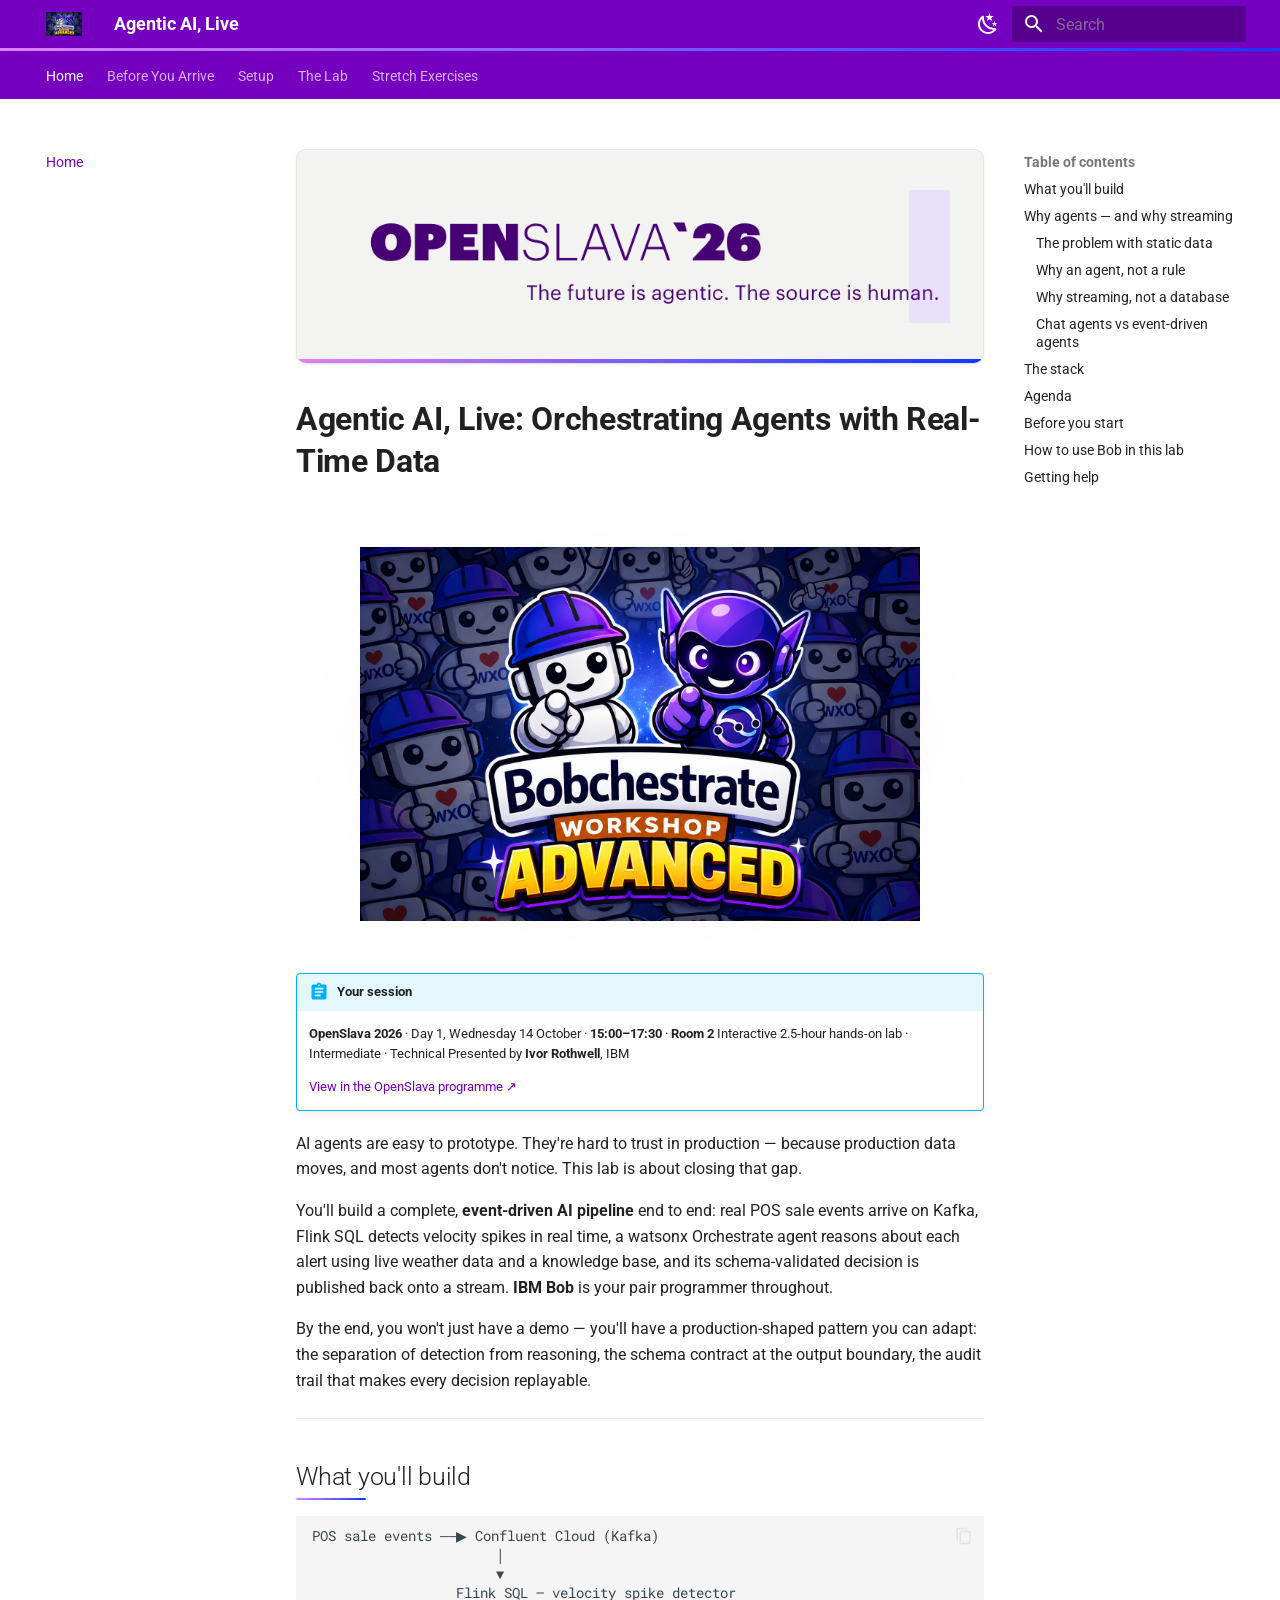
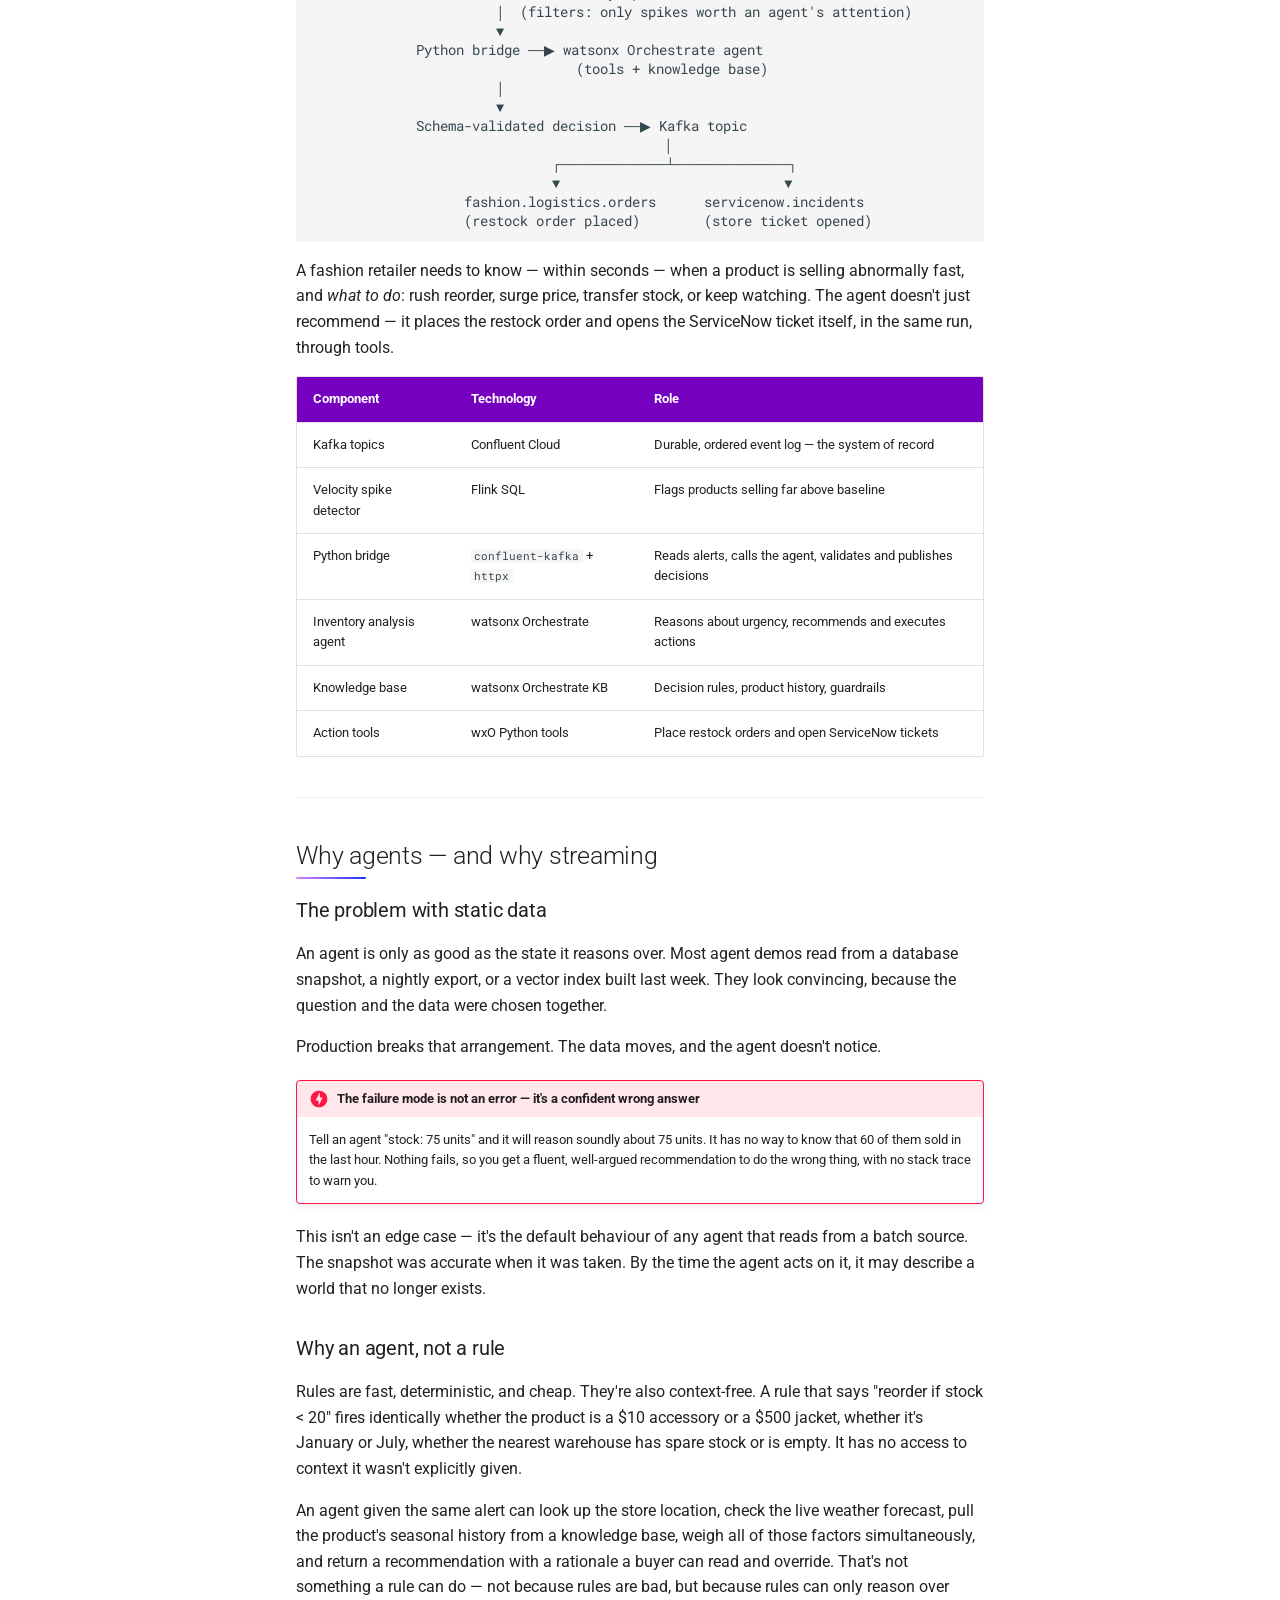
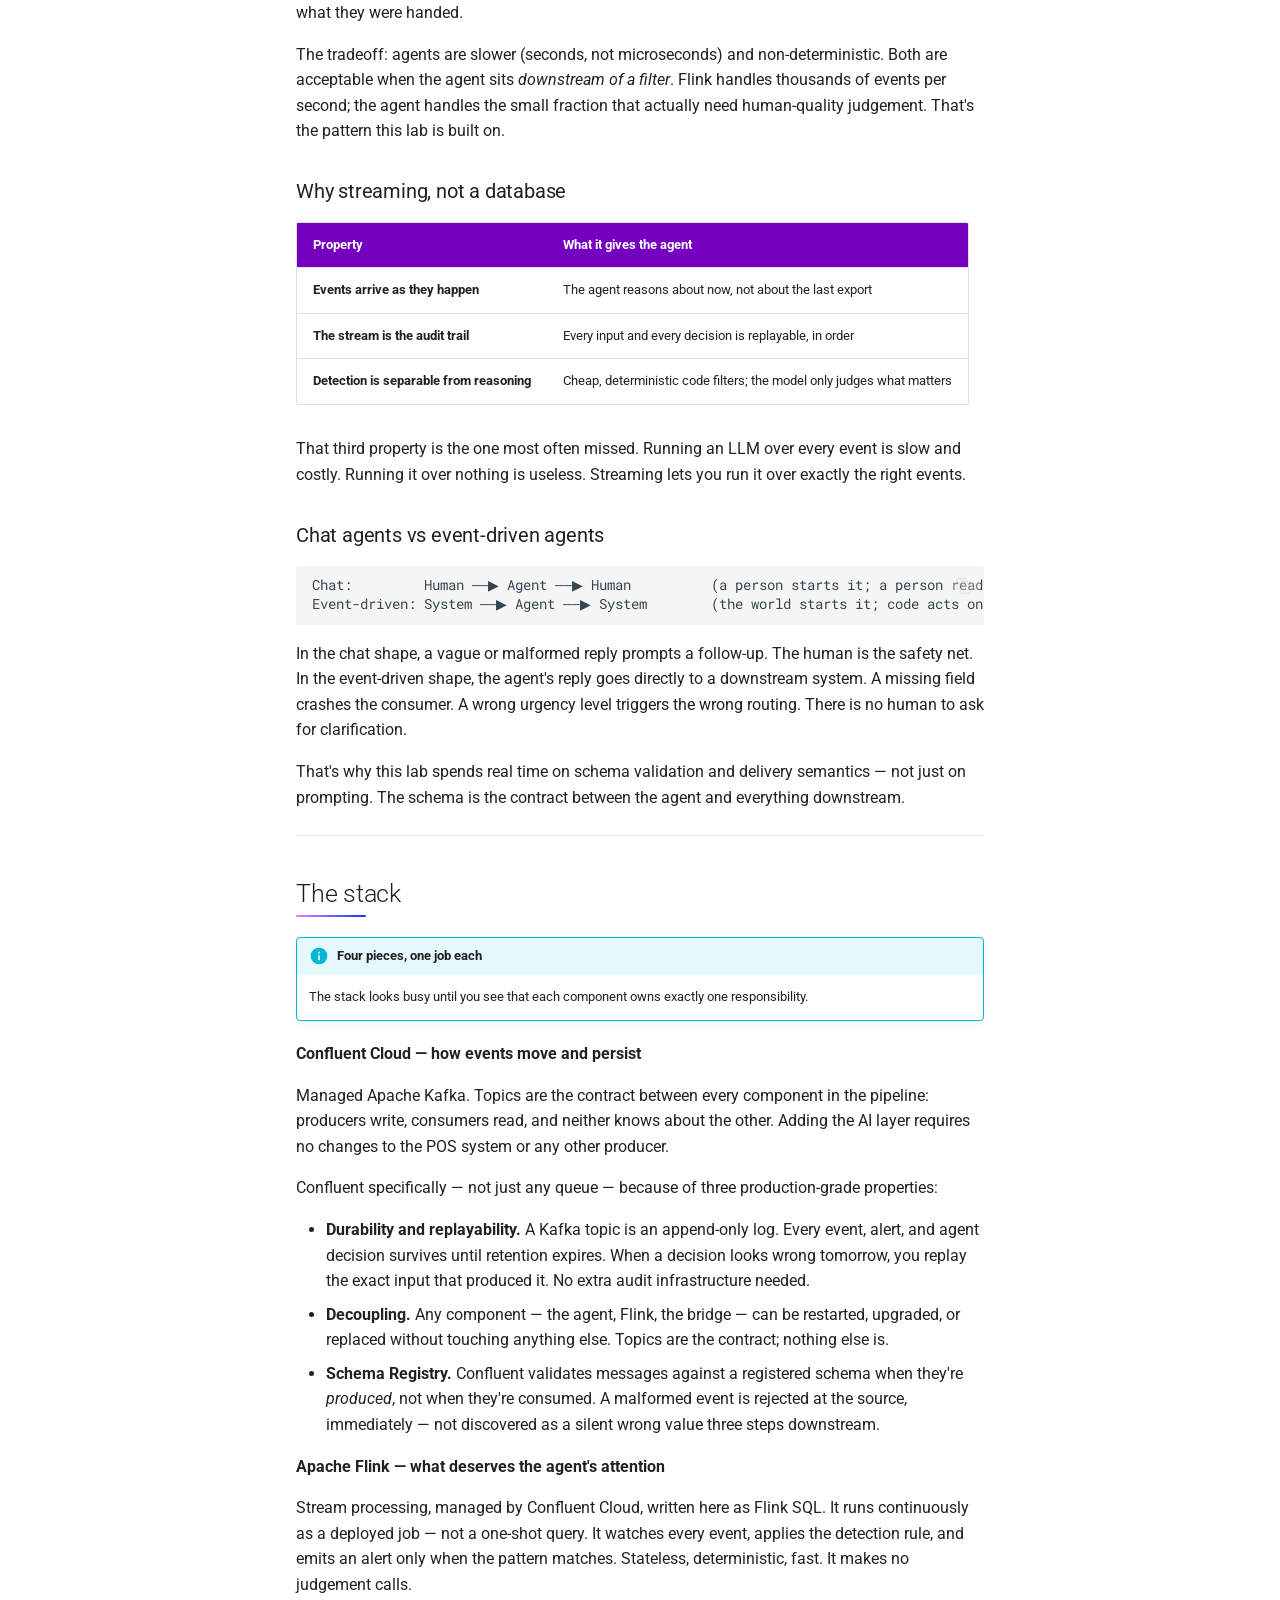
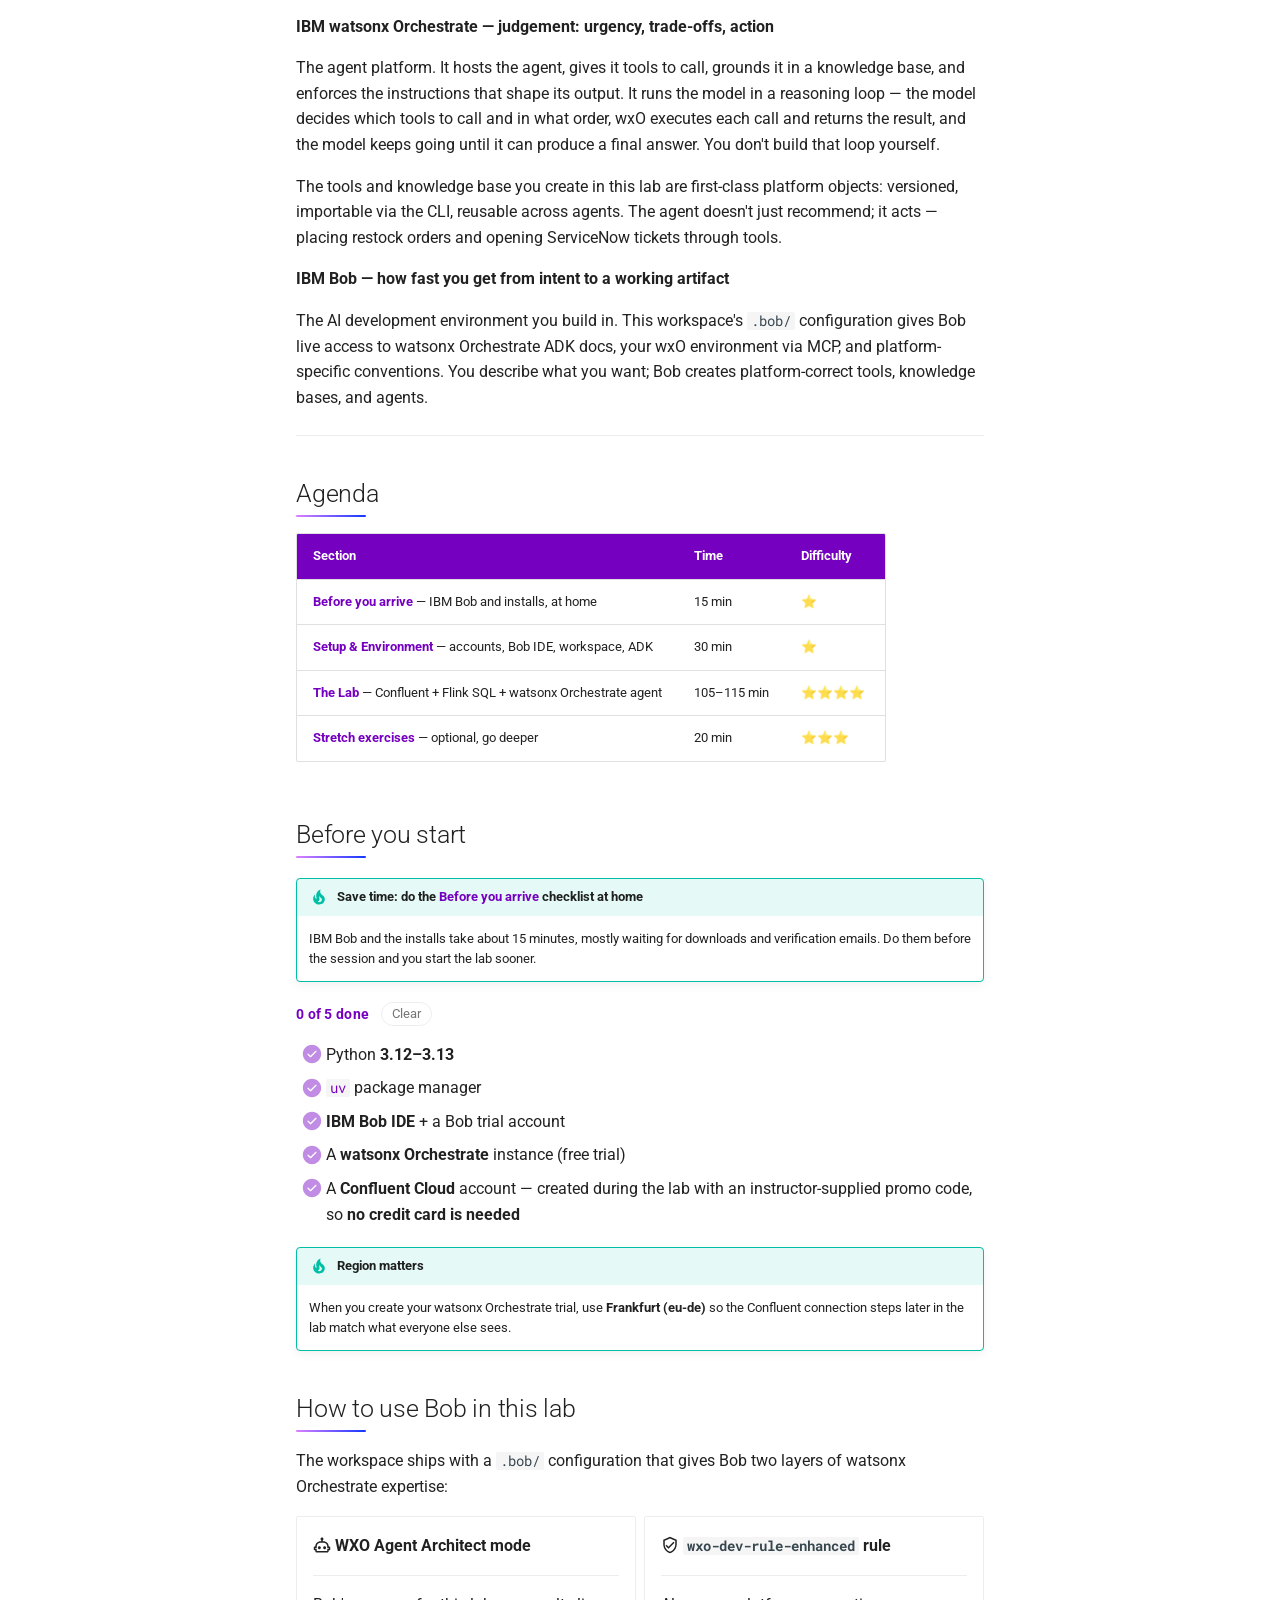
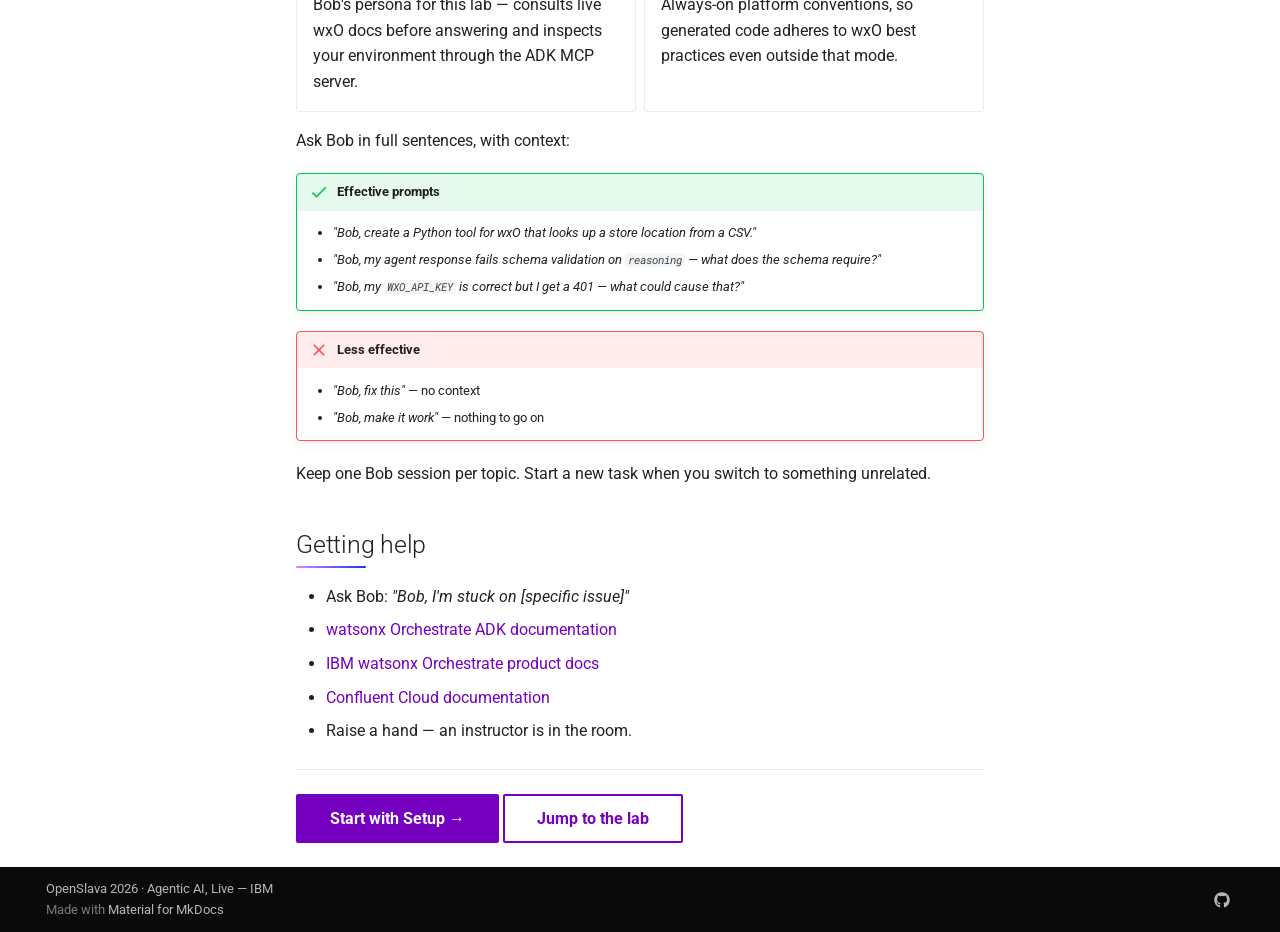
<file: index.html>
<!doctype html>
<html lang="en" class="no-js">
  <head>
    
      <meta charset="utf-8">
      <meta name="viewport" content="width=device-width,initial-scale=1">
      
        <meta name="description" content="OpenSlava 2026 hands-on lab — Agentic AI, Live: Orchestrating Agents with Real-Time Data. Build an event-driven AI pipeline with Confluent Cloud, Flink SQL and IBM watsonx Orchestrate, using IBM Bob as your pair programmer.">
      
      
        <meta name="author" content="Ivor Rothwell, IBM">
      
      
        <link rel="canonical" href="https://irpk026.github.io/docs-advanced/">
      
      
      
        <link rel="next" href="before-you-arrive/">
      
      
        
      
      
      <link rel="icon" href="assets/BWS_Advanced.png">
      <meta name="generator" content="mkdocs-1.6.1, mkdocs-material-9.7.7">
    
    
      
        <title>Agentic AI, Live</title>
      
    
    
      <link rel="stylesheet" href="assets/stylesheets/main.ec1eaa64.min.css">
      
        
        <link rel="stylesheet" href="assets/stylesheets/palette.ab4e12ef.min.css">
      
      


    
    
      
    
    
      
        
        
        <link rel="preconnect" href="https://fonts.gstatic.com" crossorigin>
        <link rel="stylesheet" href="https://fonts.googleapis.com/css?family=Roboto:300,300i,400,400i,700,700i%7CRoboto+Mono:400,400i,700,700i&display=fallback">
        <style>:root{--md-text-font:"Roboto";--md-code-font:"Roboto Mono"}</style>
      
    
    
      <link rel="stylesheet" href="stylesheets/openslava.css">
    
    <script>__md_scope=new URL(".",location),__md_hash=e=>[...e].reduce(((e,_)=>(e<<5)-e+_.charCodeAt(0)),0),__md_get=(e,_=localStorage,t=__md_scope)=>JSON.parse(_.getItem(t.pathname+"."+e)),__md_set=(e,_,t=localStorage,a=__md_scope)=>{try{t.setItem(a.pathname+"."+e,JSON.stringify(_))}catch(e){}}</script>
    
      

    
    
  </head>
  
  
    
    
      
    
    
    
    
    <body dir="ltr" data-md-color-scheme="default" data-md-color-primary="custom" data-md-color-accent="custom">
  
    
    <input class="md-toggle" data-md-toggle="drawer" type="checkbox" id="__drawer" autocomplete="off">
    <input class="md-toggle" data-md-toggle="search" type="checkbox" id="__search" autocomplete="off">
    <label class="md-overlay" for="__drawer"></label>
    <div data-md-component="skip">
      
        
        <a href="#agentic-ai-live-orchestrating-agents-with-real-time-data" class="md-skip">
          Skip to content
        </a>
      
    </div>
    <div data-md-component="announce">
      
    </div>
    
    
      

<header class="md-header" data-md-component="header">
  <nav class="md-header__inner md-grid" aria-label="Header">
    <a href="." title="Agentic AI, Live" class="md-header__button md-logo" aria-label="Agentic AI, Live" data-md-component="logo">
      
  <img src="assets/BWS_Advanced.png" alt="logo">

    </a>
    <label class="md-header__button md-icon" for="__drawer">
      
      <svg xmlns="http://www.w3.org/2000/svg" viewBox="0 0 24 24"><path d="M3 6h18v2H3zm0 5h18v2H3zm0 5h18v2H3z"/></svg>
    </label>
    <div class="md-header__title" data-md-component="header-title">
      <div class="md-header__ellipsis">
        <div class="md-header__topic">
          <span class="md-ellipsis">
            Agentic AI, Live
          </span>
        </div>
        <div class="md-header__topic" data-md-component="header-topic">
          <span class="md-ellipsis">
            
              Home
            
          </span>
        </div>
      </div>
    </div>
    
      
        <form class="md-header__option" data-md-component="palette">
  
    
    
    
    <input class="md-option" data-md-color-media="(prefers-color-scheme: light)" data-md-color-scheme="default" data-md-color-primary="custom" data-md-color-accent="custom"  aria-label="Switch to dark mode"  type="radio" name="__palette" id="__palette_0">
    
      <label class="md-header__button md-icon" title="Switch to dark mode" for="__palette_1" hidden>
        <svg xmlns="http://www.w3.org/2000/svg" viewBox="0 0 24 24"><path d="m17.75 4.09-2.53 1.94.91 3.06-2.63-1.81-2.63 1.81.91-3.06-2.53-1.94L12.44 4l1.06-3 1.06 3zm3.5 6.91-1.64 1.25.59 1.98-1.7-1.17-1.7 1.17.59-1.98L15.75 11l2.06-.05L18.5 9l.69 1.95zm-2.28 4.95c.83-.08 1.72 1.1 1.19 1.85-.32.45-.66.87-1.08 1.27C15.17 23 8.84 23 4.94 19.07c-3.91-3.9-3.91-10.24 0-14.14.4-.4.82-.76 1.27-1.08.75-.53 1.93.36 1.85 1.19-.27 2.86.69 5.83 2.89 8.02a9.96 9.96 0 0 0 8.02 2.89m-1.64 2.02a12.08 12.08 0 0 1-7.8-3.47c-2.17-2.19-3.33-5-3.49-7.82-2.81 3.14-2.7 7.96.31 10.98 3.02 3.01 7.84 3.12 10.98.31"/></svg>
      </label>
    
  
    
    
    
    <input class="md-option" data-md-color-media="(prefers-color-scheme: dark)" data-md-color-scheme="slate" data-md-color-primary="custom" data-md-color-accent="custom"  aria-label="Switch to light mode"  type="radio" name="__palette" id="__palette_1">
    
      <label class="md-header__button md-icon" title="Switch to light mode" for="__palette_0" hidden>
        <svg xmlns="http://www.w3.org/2000/svg" viewBox="0 0 24 24"><path d="M12 7a5 5 0 0 1 5 5 5 5 0 0 1-5 5 5 5 0 0 1-5-5 5 5 0 0 1 5-5m0 2a3 3 0 0 0-3 3 3 3 0 0 0 3 3 3 3 0 0 0 3-3 3 3 0 0 0-3-3m0-7 2.39 3.42C13.65 5.15 12.84 5 12 5s-1.65.15-2.39.42zM3.34 7l4.16-.35A7.2 7.2 0 0 0 5.94 8.5c-.44.74-.69 1.5-.83 2.29zm.02 10 1.76-3.77a7.131 7.131 0 0 0 2.38 4.14zM20.65 7l-1.77 3.79a7.02 7.02 0 0 0-2.38-4.15zm-.01 10-4.14.36c.59-.51 1.12-1.14 1.54-1.86.42-.73.69-1.5.83-2.29zM12 22l-2.41-3.44c.74.27 1.55.44 2.41.44.82 0 1.63-.17 2.37-.44z"/></svg>
      </label>
    
  
</form>
      
    
    
      <script>var palette=__md_get("__palette");if(palette&&palette.color){if("(prefers-color-scheme)"===palette.color.media){var media=matchMedia("(prefers-color-scheme: light)"),input=document.querySelector(media.matches?"[data-md-color-media='(prefers-color-scheme: light)']":"[data-md-color-media='(prefers-color-scheme: dark)']");palette.color.media=input.getAttribute("data-md-color-media"),palette.color.scheme=input.getAttribute("data-md-color-scheme"),palette.color.primary=input.getAttribute("data-md-color-primary"),palette.color.accent=input.getAttribute("data-md-color-accent")}for(var[key,value]of Object.entries(palette.color))document.body.setAttribute("data-md-color-"+key,value)}</script>
    
    
    
      
      
        <label class="md-header__button md-icon" for="__search">
          
          <svg xmlns="http://www.w3.org/2000/svg" viewBox="0 0 24 24"><path d="M9.5 3A6.5 6.5 0 0 1 16 9.5c0 1.61-.59 3.09-1.56 4.23l.27.27h.79l5 5-1.5 1.5-5-5v-.79l-.27-.27A6.52 6.52 0 0 1 9.5 16 6.5 6.5 0 0 1 3 9.5 6.5 6.5 0 0 1 9.5 3m0 2C7 5 5 7 5 9.5S7 14 9.5 14 14 12 14 9.5 12 5 9.5 5"/></svg>
        </label>
        <div class="md-search" data-md-component="search" role="dialog">
  <label class="md-search__overlay" for="__search"></label>
  <div class="md-search__inner" role="search">
    <form class="md-search__form" name="search">
      <input type="text" class="md-search__input" name="query" aria-label="Search" placeholder="Search" autocapitalize="off" autocorrect="off" autocomplete="off" spellcheck="false" data-md-component="search-query" required>
      <label class="md-search__icon md-icon" for="__search">
        
        <svg xmlns="http://www.w3.org/2000/svg" viewBox="0 0 24 24"><path d="M9.5 3A6.5 6.5 0 0 1 16 9.5c0 1.61-.59 3.09-1.56 4.23l.27.27h.79l5 5-1.5 1.5-5-5v-.79l-.27-.27A6.52 6.52 0 0 1 9.5 16 6.5 6.5 0 0 1 3 9.5 6.5 6.5 0 0 1 9.5 3m0 2C7 5 5 7 5 9.5S7 14 9.5 14 14 12 14 9.5 12 5 9.5 5"/></svg>
        
        <svg xmlns="http://www.w3.org/2000/svg" viewBox="0 0 24 24"><path d="M20 11v2H8l5.5 5.5-1.42 1.42L4.16 12l7.92-7.92L13.5 5.5 8 11z"/></svg>
      </label>
      <nav class="md-search__options" aria-label="Search">
        
        <button type="reset" class="md-search__icon md-icon" title="Clear" aria-label="Clear" tabindex="-1">
          
          <svg xmlns="http://www.w3.org/2000/svg" viewBox="0 0 24 24"><path d="M19 6.41 17.59 5 12 10.59 6.41 5 5 6.41 10.59 12 5 17.59 6.41 19 12 13.41 17.59 19 19 17.59 13.41 12z"/></svg>
        </button>
      </nav>
      
        <div class="md-search__suggest" data-md-component="search-suggest"></div>
      
    </form>
    <div class="md-search__output">
      <div class="md-search__scrollwrap" tabindex="0" data-md-scrollfix>
        <div class="md-search-result" data-md-component="search-result">
          <div class="md-search-result__meta">
            Initializing search
          </div>
          <ol class="md-search-result__list" role="presentation"></ol>
        </div>
      </div>
    </div>
  </div>
</div>
      
    
    
  </nav>
  
</header>
    
    <div class="md-container" data-md-component="container">
      
      
        
          
            
<nav class="md-tabs" aria-label="Tabs" data-md-component="tabs">
  <div class="md-grid">
    <ul class="md-tabs__list">
      
        
  
  
  
    
  
  
    <li class="md-tabs__item md-tabs__item--active">
      <a href="." class="md-tabs__link">
        
  
  
    
  
  Home

      </a>
    </li>
  

      
        
  
  
  
  
    <li class="md-tabs__item">
      <a href="before-you-arrive/" class="md-tabs__link">
        
  
  
    
  
  Before You Arrive

      </a>
    </li>
  

      
        
  
  
  
  
    <li class="md-tabs__item">
      <a href="setup/" class="md-tabs__link">
        
  
  
    
  
  Setup

      </a>
    </li>
  

      
        
  
  
  
  
    <li class="md-tabs__item">
      <a href="lab/" class="md-tabs__link">
        
  
  
    
  
  The Lab

      </a>
    </li>
  

      
        
  
  
  
  
    <li class="md-tabs__item">
      <a href="lab/exercises/" class="md-tabs__link">
        
  
  
    
  
  Stretch Exercises

      </a>
    </li>
  

      
    </ul>
  </div>
</nav>
          
        
      
      <main class="md-main" data-md-component="main">
        <div class="md-main__inner md-grid">
          
            
              
              <div class="md-sidebar md-sidebar--primary" data-md-component="sidebar" data-md-type="navigation" >
                <div class="md-sidebar__scrollwrap">
                  <div class="md-sidebar__inner">
                    


  


<nav class="md-nav md-nav--primary md-nav--lifted" aria-label="Navigation" data-md-level="0">
  <label class="md-nav__title" for="__drawer">
    <a href="." title="Agentic AI, Live" class="md-nav__button md-logo" aria-label="Agentic AI, Live" data-md-component="logo">
      
  <img src="assets/BWS_Advanced.png" alt="logo">

    </a>
    Agentic AI, Live
  </label>
  
  <ul class="md-nav__list" data-md-scrollfix>
    
      
      
  
  
    
  
  
  
    <li class="md-nav__item md-nav__item--active">
      
      <input class="md-nav__toggle md-toggle" type="checkbox" id="__toc">
      
      
        
      
      
        <label class="md-nav__link md-nav__link--active" for="__toc">
          
  
  
  <span class="md-ellipsis">
    
  
    Home
  

    
  </span>
  
  

          <span class="md-nav__icon md-icon"></span>
        </label>
      
      <a href="." class="md-nav__link md-nav__link--active">
        
  
  
  <span class="md-ellipsis">
    
  
    Home
  

    
  </span>
  
  

      </a>
      
        

<nav class="md-nav md-nav--secondary" aria-label="Table of contents">
  
  
  
    
  
  
    <label class="md-nav__title" for="__toc">
      <span class="md-nav__icon md-icon"></span>
      Table of contents
    </label>
    <ul class="md-nav__list" data-md-component="toc" data-md-scrollfix>
      
        <li class="md-nav__item">
  <a href="#what-youll-build" class="md-nav__link">
    <span class="md-ellipsis">
      
        What you'll build
      
    </span>
  </a>
  
</li>
      
        <li class="md-nav__item">
  <a href="#why-agents-and-why-streaming" class="md-nav__link">
    <span class="md-ellipsis">
      
        Why agents — and why streaming
      
    </span>
  </a>
  
    <nav class="md-nav" aria-label="Why agents — and why streaming">
      <ul class="md-nav__list">
        
          <li class="md-nav__item">
  <a href="#the-problem-with-static-data" class="md-nav__link">
    <span class="md-ellipsis">
      
        The problem with static data
      
    </span>
  </a>
  
</li>
        
          <li class="md-nav__item">
  <a href="#why-an-agent-not-a-rule" class="md-nav__link">
    <span class="md-ellipsis">
      
        Why an agent, not a rule
      
    </span>
  </a>
  
</li>
        
          <li class="md-nav__item">
  <a href="#why-streaming-not-a-database" class="md-nav__link">
    <span class="md-ellipsis">
      
        Why streaming, not a database
      
    </span>
  </a>
  
</li>
        
          <li class="md-nav__item">
  <a href="#chat-agents-vs-event-driven-agents" class="md-nav__link">
    <span class="md-ellipsis">
      
        Chat agents vs event-driven agents
      
    </span>
  </a>
  
</li>
        
      </ul>
    </nav>
  
</li>
      
        <li class="md-nav__item">
  <a href="#the-stack" class="md-nav__link">
    <span class="md-ellipsis">
      
        The stack
      
    </span>
  </a>
  
</li>
      
        <li class="md-nav__item">
  <a href="#agenda" class="md-nav__link">
    <span class="md-ellipsis">
      
        Agenda
      
    </span>
  </a>
  
</li>
      
        <li class="md-nav__item">
  <a href="#before-you-start" class="md-nav__link">
    <span class="md-ellipsis">
      
        Before you start
      
    </span>
  </a>
  
</li>
      
        <li class="md-nav__item">
  <a href="#how-to-use-bob-in-this-lab" class="md-nav__link">
    <span class="md-ellipsis">
      
        How to use Bob in this lab
      
    </span>
  </a>
  
</li>
      
        <li class="md-nav__item">
  <a href="#getting-help" class="md-nav__link">
    <span class="md-ellipsis">
      
        Getting help
      
    </span>
  </a>
  
</li>
      
    </ul>
  
</nav>
      
    </li>
  

    
      
      
  
  
  
  
    <li class="md-nav__item">
      <a href="before-you-arrive/" class="md-nav__link">
        
  
  
  <span class="md-ellipsis">
    
  
    Before You Arrive
  

    
  </span>
  
  

      </a>
    </li>
  

    
      
      
  
  
  
  
    <li class="md-nav__item">
      <a href="setup/" class="md-nav__link">
        
  
  
  <span class="md-ellipsis">
    
  
    Setup
  

    
  </span>
  
  

      </a>
    </li>
  

    
      
      
  
  
  
  
    <li class="md-nav__item">
      <a href="lab/" class="md-nav__link">
        
  
  
  <span class="md-ellipsis">
    
  
    The Lab
  

    
  </span>
  
  

      </a>
    </li>
  

    
      
      
  
  
  
  
    <li class="md-nav__item">
      <a href="lab/exercises/" class="md-nav__link">
        
  
  
  <span class="md-ellipsis">
    
  
    Stretch Exercises
  

    
  </span>
  
  

      </a>
    </li>
  

    
  </ul>
</nav>
                  </div>
                </div>
              </div>
            
            
              
              <div class="md-sidebar md-sidebar--secondary" data-md-component="sidebar" data-md-type="toc" >
                <div class="md-sidebar__scrollwrap">
                  <div class="md-sidebar__inner">
                    

<nav class="md-nav md-nav--secondary" aria-label="Table of contents">
  
  
  
    
  
  
    <label class="md-nav__title" for="__toc">
      <span class="md-nav__icon md-icon"></span>
      Table of contents
    </label>
    <ul class="md-nav__list" data-md-component="toc" data-md-scrollfix>
      
        <li class="md-nav__item">
  <a href="#what-youll-build" class="md-nav__link">
    <span class="md-ellipsis">
      
        What you'll build
      
    </span>
  </a>
  
</li>
      
        <li class="md-nav__item">
  <a href="#why-agents-and-why-streaming" class="md-nav__link">
    <span class="md-ellipsis">
      
        Why agents — and why streaming
      
    </span>
  </a>
  
    <nav class="md-nav" aria-label="Why agents — and why streaming">
      <ul class="md-nav__list">
        
          <li class="md-nav__item">
  <a href="#the-problem-with-static-data" class="md-nav__link">
    <span class="md-ellipsis">
      
        The problem with static data
      
    </span>
  </a>
  
</li>
        
          <li class="md-nav__item">
  <a href="#why-an-agent-not-a-rule" class="md-nav__link">
    <span class="md-ellipsis">
      
        Why an agent, not a rule
      
    </span>
  </a>
  
</li>
        
          <li class="md-nav__item">
  <a href="#why-streaming-not-a-database" class="md-nav__link">
    <span class="md-ellipsis">
      
        Why streaming, not a database
      
    </span>
  </a>
  
</li>
        
          <li class="md-nav__item">
  <a href="#chat-agents-vs-event-driven-agents" class="md-nav__link">
    <span class="md-ellipsis">
      
        Chat agents vs event-driven agents
      
    </span>
  </a>
  
</li>
        
      </ul>
    </nav>
  
</li>
      
        <li class="md-nav__item">
  <a href="#the-stack" class="md-nav__link">
    <span class="md-ellipsis">
      
        The stack
      
    </span>
  </a>
  
</li>
      
        <li class="md-nav__item">
  <a href="#agenda" class="md-nav__link">
    <span class="md-ellipsis">
      
        Agenda
      
    </span>
  </a>
  
</li>
      
        <li class="md-nav__item">
  <a href="#before-you-start" class="md-nav__link">
    <span class="md-ellipsis">
      
        Before you start
      
    </span>
  </a>
  
</li>
      
        <li class="md-nav__item">
  <a href="#how-to-use-bob-in-this-lab" class="md-nav__link">
    <span class="md-ellipsis">
      
        How to use Bob in this lab
      
    </span>
  </a>
  
</li>
      
        <li class="md-nav__item">
  <a href="#getting-help" class="md-nav__link">
    <span class="md-ellipsis">
      
        Getting help
      
    </span>
  </a>
  
</li>
      
    </ul>
  
</nav>
                  </div>
                </div>
              </div>
            
          
          
            <div class="md-content" data-md-component="content">
              
              <article class="md-content__inner md-typeset">
                
                  



<p class="os-lockup">
<img alt="OpenSlava 2026 — The future is agentic. The source is human." src="assets/openslava-2026.png" />
</p>
<h1 id="agentic-ai-live-orchestrating-agents-with-real-time-data">Agentic AI, Live: Orchestrating Agents with Real-Time Data<a class="headerlink" href="#agentic-ai-live-orchestrating-agents-with-real-time-data" title="Permanent link">&para;</a></h1>
<p align="center">
  <img src="assets/BWS_Advanced.png" alt="Advanced watsonx Orchestrate workshop" width="560">
</p>

<div class="admonition abstract">
<p class="admonition-title">Your session</p>
<p><strong>OpenSlava 2026</strong> · Day 1, Wednesday 14 October · <strong>15:00–17:30</strong> · <strong>Room 2</strong>
Interactive 2.5-hour hands-on lab · Intermediate · Technical
Presented by <strong>Ivor Rothwell</strong>, IBM</p>
<p><a href="https://www.openslava.sk/2026/#/program/05da314c-f645-4755-84bd-0fc42b8cb028">View in the OpenSlava programme ↗</a></p>
</div>
<p>AI agents are easy to prototype. They're hard to trust in production — because production
data moves, and most agents don't notice. This lab is about closing that gap.</p>
<p>You'll build a complete, <strong>event-driven AI pipeline</strong> end to end: real POS sale events
arrive on Kafka, Flink SQL detects velocity spikes in real time, a watsonx Orchestrate
agent reasons about each alert using live weather data and a knowledge base, and its
schema-validated decision is published back onto a stream. <strong>IBM Bob</strong> is your pair
programmer throughout.</p>
<p>By the end, you won't just have a demo — you'll have a production-shaped pattern you can
adapt: the separation of detection from reasoning, the schema contract at the output
boundary, the audit trail that makes every decision replayable.</p>
<hr />
<h2 id="what-youll-build">What you'll build<a class="headerlink" href="#what-youll-build" title="Permanent link">&para;</a></h2>
<div class="language-text highlight"><pre><span></span><code><span id="__span-0-1"><a id="__codelineno-0-1" name="__codelineno-0-1" href="#__codelineno-0-1"></a>POS sale events ──▶ Confluent Cloud (Kafka)
</span><span id="__span-0-2"><a id="__codelineno-0-2" name="__codelineno-0-2" href="#__codelineno-0-2"></a>                       │
</span><span id="__span-0-3"><a id="__codelineno-0-3" name="__codelineno-0-3" href="#__codelineno-0-3"></a>                       ▼
</span><span id="__span-0-4"><a id="__codelineno-0-4" name="__codelineno-0-4" href="#__codelineno-0-4"></a>                  Flink SQL — velocity spike detector
</span><span id="__span-0-5"><a id="__codelineno-0-5" name="__codelineno-0-5" href="#__codelineno-0-5"></a>                       │  (filters: only spikes worth an agent's attention)
</span><span id="__span-0-6"><a id="__codelineno-0-6" name="__codelineno-0-6" href="#__codelineno-0-6"></a>                       ▼
</span><span id="__span-0-7"><a id="__codelineno-0-7" name="__codelineno-0-7" href="#__codelineno-0-7"></a>             Python bridge ──▶ watsonx Orchestrate agent
</span><span id="__span-0-8"><a id="__codelineno-0-8" name="__codelineno-0-8" href="#__codelineno-0-8"></a>                                 (tools + knowledge base)
</span><span id="__span-0-9"><a id="__codelineno-0-9" name="__codelineno-0-9" href="#__codelineno-0-9"></a>                       │
</span><span id="__span-0-10"><a id="__codelineno-0-10" name="__codelineno-0-10" href="#__codelineno-0-10"></a>                       ▼
</span><span id="__span-0-11"><a id="__codelineno-0-11" name="__codelineno-0-11" href="#__codelineno-0-11"></a>             Schema-validated decision ──▶ Kafka topic
</span><span id="__span-0-12"><a id="__codelineno-0-12" name="__codelineno-0-12" href="#__codelineno-0-12"></a>                                            │
</span><span id="__span-0-13"><a id="__codelineno-0-13" name="__codelineno-0-13" href="#__codelineno-0-13"></a>                              ┌─────────────┴──────────────┐
</span><span id="__span-0-14"><a id="__codelineno-0-14" name="__codelineno-0-14" href="#__codelineno-0-14"></a>                              ▼                            ▼
</span><span id="__span-0-15"><a id="__codelineno-0-15" name="__codelineno-0-15" href="#__codelineno-0-15"></a>                   fashion.logistics.orders      servicenow.incidents
</span><span id="__span-0-16"><a id="__codelineno-0-16" name="__codelineno-0-16" href="#__codelineno-0-16"></a>                   (restock order placed)        (store ticket opened)
</span></code></pre></div>
<p>A fashion retailer needs to know — within seconds — when a product is selling abnormally
fast, and <em>what to do</em>: rush reorder, surge price, transfer stock, or keep watching. The
agent doesn't just recommend — it places the restock order and opens the ServiceNow ticket
itself, in the same run, through tools.</p>
<table>
<thead>
<tr>
<th>Component</th>
<th>Technology</th>
<th>Role</th>
</tr>
</thead>
<tbody>
<tr>
<td>Kafka topics</td>
<td>Confluent Cloud</td>
<td>Durable, ordered event log — the system of record</td>
</tr>
<tr>
<td>Velocity spike detector</td>
<td>Flink SQL</td>
<td>Flags products selling far above baseline</td>
</tr>
<tr>
<td>Python bridge</td>
<td><code>confluent-kafka</code> + <code>httpx</code></td>
<td>Reads alerts, calls the agent, validates and publishes decisions</td>
</tr>
<tr>
<td>Inventory analysis agent</td>
<td>watsonx Orchestrate</td>
<td>Reasons about urgency, recommends and executes actions</td>
</tr>
<tr>
<td>Knowledge base</td>
<td>watsonx Orchestrate KB</td>
<td>Decision rules, product history, guardrails</td>
</tr>
<tr>
<td>Action tools</td>
<td>wxO Python tools</td>
<td>Place restock orders and open ServiceNow tickets</td>
</tr>
</tbody>
</table>
<hr />
<h2 id="why-agents-and-why-streaming">Why agents — and why streaming<a class="headerlink" href="#why-agents-and-why-streaming" title="Permanent link">&para;</a></h2>
<h3 id="the-problem-with-static-data">The problem with static data<a class="headerlink" href="#the-problem-with-static-data" title="Permanent link">&para;</a></h3>
<p>An agent is only as good as the state it reasons over. Most agent demos read from a
database snapshot, a nightly export, or a vector index built last week. They look
convincing, because the question and the data were chosen together.</p>
<p>Production breaks that arrangement. The data moves, and the agent doesn't notice.</p>
<div class="admonition danger">
<p class="admonition-title">The failure mode is not an error — it's a confident wrong answer</p>
<p>Tell an agent "stock: 75 units" and it will reason soundly about 75 units. It has no
way to know that 60 of them sold in the last hour. Nothing fails, so you get a fluent,
well-argued recommendation to do the wrong thing, with no stack trace to warn you.</p>
</div>
<p>This isn't an edge case — it's the default behaviour of any agent that reads from a batch
source. The snapshot was accurate when it was taken. By the time the agent acts on it,
it may describe a world that no longer exists.</p>
<h3 id="why-an-agent-not-a-rule">Why an agent, not a rule<a class="headerlink" href="#why-an-agent-not-a-rule" title="Permanent link">&para;</a></h3>
<p>Rules are fast, deterministic, and cheap. They're also context-free. A rule that says
"reorder if stock &lt; 20" fires identically whether the product is a $10 accessory or a
$500 jacket, whether it's January or July, whether the nearest warehouse has spare stock
or is empty. It has no access to context it wasn't explicitly given.</p>
<p>An agent given the same alert can look up the store location, check the live weather
forecast, pull the product's seasonal history from a knowledge base, weigh all of those
factors simultaneously, and return a recommendation with a rationale a buyer can read and
override. That's not something a rule can do — not because rules are bad, but because
rules can only reason over what they were handed.</p>
<p>The tradeoff: agents are slower (seconds, not microseconds) and non-deterministic. Both
are acceptable when the agent sits <em>downstream of a filter</em>. Flink handles thousands of
events per second; the agent handles the small fraction that actually need human-quality
judgement. That's the pattern this lab is built on.</p>
<h3 id="why-streaming-not-a-database">Why streaming, not a database<a class="headerlink" href="#why-streaming-not-a-database" title="Permanent link">&para;</a></h3>
<table>
<thead>
<tr>
<th>Property</th>
<th>What it gives the agent</th>
</tr>
</thead>
<tbody>
<tr>
<td><strong>Events arrive as they happen</strong></td>
<td>The agent reasons about now, not about the last export</td>
</tr>
<tr>
<td><strong>The stream is the audit trail</strong></td>
<td>Every input and every decision is replayable, in order</td>
</tr>
<tr>
<td><strong>Detection is separable from reasoning</strong></td>
<td>Cheap, deterministic code filters; the model only judges what matters</td>
</tr>
</tbody>
</table>
<p>That third property is the one most often missed. Running an LLM over every event is slow
and costly. Running it over nothing is useless. Streaming lets you run it over exactly the
right events.</p>
<h3 id="chat-agents-vs-event-driven-agents">Chat agents vs event-driven agents<a class="headerlink" href="#chat-agents-vs-event-driven-agents" title="Permanent link">&para;</a></h3>
<div class="language-text highlight"><pre><span></span><code><span id="__span-1-1"><a id="__codelineno-1-1" name="__codelineno-1-1" href="#__codelineno-1-1"></a>Chat:         Human ──▶ Agent ──▶ Human          (a person starts it; a person reads it)
</span><span id="__span-1-2"><a id="__codelineno-1-2" name="__codelineno-1-2" href="#__codelineno-1-2"></a>Event-driven: System ──▶ Agent ──▶ System        (the world starts it; code acts on it)
</span></code></pre></div>
<p>In the chat shape, a vague or malformed reply prompts a follow-up. The human is the
safety net. In the event-driven shape, the agent's reply goes directly to a downstream
system. A missing field crashes the consumer. A wrong urgency level triggers the wrong
routing. There is no human to ask for clarification.</p>
<p>That's why this lab spends real time on schema validation and delivery semantics —
not just on prompting. The schema is the contract between the agent and everything downstream.</p>
<hr />
<h2 id="the-stack">The stack<a class="headerlink" href="#the-stack" title="Permanent link">&para;</a></h2>
<div class="admonition info">
<p class="admonition-title">Four pieces, one job each</p>
<p>The stack looks busy until you see that each component owns exactly one responsibility.</p>
</div>
<p><strong>Confluent Cloud — how events move and persist</strong></p>
<p>Managed Apache Kafka. Topics are the contract between every component in the pipeline:
producers write, consumers read, and neither knows about the other. Adding the AI layer
requires no changes to the POS system or any other producer.</p>
<p>Confluent specifically — not just any queue — because of three production-grade properties:</p>
<ul>
<li><strong>Durability and replayability.</strong> A Kafka topic is an append-only log. Every event,
  alert, and agent decision survives until retention expires. When a decision looks wrong
  tomorrow, you replay the exact input that produced it. No extra audit infrastructure needed.</li>
<li><strong>Decoupling.</strong> Any component — the agent, Flink, the bridge — can be restarted,
  upgraded, or replaced without touching anything else. Topics are the contract; nothing else is.</li>
<li><strong>Schema Registry.</strong> Confluent validates messages against a registered schema when
  they're <em>produced</em>, not when they're consumed. A malformed event is rejected at the
  source, immediately — not discovered as a silent wrong value three steps downstream.</li>
</ul>
<p><strong>Apache Flink — what deserves the agent's attention</strong></p>
<p>Stream processing, managed by Confluent Cloud, written here as Flink SQL. It runs
continuously as a deployed job — not a one-shot query. It watches every event, applies the
detection rule, and emits an alert only when the pattern matches. Stateless, deterministic,
fast. It makes no judgement calls.</p>
<p><strong>IBM watsonx Orchestrate — judgement: urgency, trade-offs, action</strong></p>
<p>The agent platform. It hosts the agent, gives it tools to call, grounds it in a knowledge
base, and enforces the instructions that shape its output. It runs the model in a
reasoning loop — the model decides which tools to call and in what order, wxO executes
each call and returns the result, and the model keeps going until it can produce a final
answer. You don't build that loop yourself.</p>
<p>The tools and knowledge base you create in this lab are first-class platform objects:
versioned, importable via the CLI, reusable across agents. The agent doesn't just
recommend; it acts — placing restock orders and opening ServiceNow tickets through tools.</p>
<p><strong>IBM Bob — how fast you get from intent to a working artifact</strong></p>
<p>The AI development environment you build in. This workspace's <code>.bob/</code> configuration gives
Bob live access to watsonx Orchestrate ADK docs, your wxO environment via MCP, and
platform-specific conventions. You describe what you want; Bob creates platform-correct
tools, knowledge bases, and agents.</p>
<hr />
<h2 id="agenda">Agenda<a class="headerlink" href="#agenda" title="Permanent link">&para;</a></h2>
<table>
<thead>
<tr>
<th>Section</th>
<th>Time</th>
<th>Difficulty</th>
</tr>
</thead>
<tbody>
<tr>
<td><a href="before-you-arrive/"><strong>Before you arrive</strong></a> — IBM Bob and installs, at home</td>
<td>15 min</td>
<td>⭐</td>
</tr>
<tr>
<td><a href="setup/"><strong>Setup &amp; Environment</strong></a> — accounts, Bob IDE, workspace, ADK</td>
<td>30 min</td>
<td>⭐</td>
</tr>
<tr>
<td><a href="lab/"><strong>The Lab</strong></a> — Confluent + Flink SQL + watsonx Orchestrate agent</td>
<td>105–115 min</td>
<td>⭐⭐⭐⭐</td>
</tr>
<tr>
<td><a href="lab/exercises/"><strong>Stretch exercises</strong></a> — optional, go deeper</td>
<td>20 min</td>
<td>⭐⭐⭐</td>
</tr>
</tbody>
</table>
<h2 id="before-you-start">Before you start<a class="headerlink" href="#before-you-start" title="Permanent link">&para;</a></h2>
<div class="admonition tip">
<p class="admonition-title">Save time: do the <a href="before-you-arrive/">Before you arrive</a> checklist at home</p>
<p>IBM Bob and the installs take about 15 minutes, mostly waiting for downloads and
verification emails. Do them before the session and you start the lab sooner.</p>
</div>
<ul class="task-list">
<li class="task-list-item"><label class="task-list-control"><input type="checkbox" disabled/><span class="task-list-indicator"></span></label> Python <strong>3.12–3.13</strong></li>
<li class="task-list-item"><label class="task-list-control"><input type="checkbox" disabled/><span class="task-list-indicator"></span></label> <a href="https://docs.astral.sh/uv/"><code>uv</code></a> package manager</li>
<li class="task-list-item"><label class="task-list-control"><input type="checkbox" disabled/><span class="task-list-indicator"></span></label> <strong>IBM Bob IDE</strong> + a Bob trial account</li>
<li class="task-list-item"><label class="task-list-control"><input type="checkbox" disabled/><span class="task-list-indicator"></span></label> A <strong>watsonx Orchestrate</strong> instance (free trial)</li>
<li class="task-list-item"><label class="task-list-control"><input type="checkbox" disabled/><span class="task-list-indicator"></span></label> A <strong>Confluent Cloud</strong> account — created during the lab with an instructor-supplied promo code, so <strong>no credit card is needed</strong></li>
</ul>
<div class="admonition tip">
<p class="admonition-title">Region matters</p>
<p>When you create your watsonx Orchestrate trial, use <strong>Frankfurt (eu-de)</strong> so the
Confluent connection steps later in the lab match what everyone else sees.</p>
</div>
<h2 id="how-to-use-bob-in-this-lab">How to use Bob in this lab<a class="headerlink" href="#how-to-use-bob-in-this-lab" title="Permanent link">&para;</a></h2>
<p>The workspace ships with a <code>.bob/</code> configuration that gives Bob two layers of watsonx
Orchestrate expertise:</p>
<div class="grid cards">
<ul>
<li>
<p><span class="twemoji"><svg xmlns="http://www.w3.org/2000/svg" viewBox="0 0 24 24"><path d="M17.5 15.5c0 1.11-.89 2-2 2s-2-.89-2-2 .9-2 2-2 2 .9 2 2m-9-2c-1.1 0-2 .9-2 2s.9 2 2 2 2-.89 2-2-.89-2-2-2M23 15v3c0 .55-.45 1-1 1h-1v1c0 1.11-.89 2-2 2H5a2 2 0 0 1-2-2v-1H2c-.55 0-1-.45-1-1v-3c0-.55.45-1 1-1h1c0-3.87 3.13-7 7-7h1V5.73c-.6-.34-1-.99-1-1.73 0-1.1.9-2 2-2s2 .9 2 2c0 .74-.4 1.39-1 1.73V7h1c3.87 0 7 3.13 7 7h1c.55 0 1 .45 1 1m-2 1h-2v-2c0-2.76-2.24-5-5-5h-4c-2.76 0-5 2.24-5 5v2H3v1h2v3h14v-3h2z"/></svg></span> <strong>WXO Agent Architect mode</strong></p>
<hr />
<p>Bob's persona for this lab — consults live wxO docs before answering and inspects your environment through the ADK MCP server.</p>
</li>
<li>
<p><span class="twemoji"><svg xmlns="http://www.w3.org/2000/svg" viewBox="0 0 24 24"><path d="M21 11c0 5.55-3.84 10.74-9 12-5.16-1.26-9-6.45-9-12V5l9-4 9 4zm-9 10c3.75-1 7-5.46 7-9.78V6.3l-7-3.12L5 6.3v4.92C5 15.54 8.25 20 12 21m-2-4-4-4 1.41-1.41L10 14.17l6.59-6.59L18 9"/></svg></span> <strong><code>wxo-dev-rule-enhanced</code> rule</strong></p>
<hr />
<p>Always-on platform conventions, so generated code adheres to wxO best practices even outside that mode.</p>
</li>
</ul>
</div>
<p>Ask Bob in full sentences, with context:</p>
<div class="admonition success">
<p class="admonition-title">Effective prompts</p>
<ul>
<li><em>"Bob, create a Python tool for wxO that looks up a store location from a CSV."</em></li>
<li><em>"Bob, my agent response fails schema validation on <code>reasoning</code> — what does the schema require?"</em></li>
<li><em>"Bob, my <code>WXO_API_KEY</code> is correct but I get a 401 — what could cause that?"</em></li>
</ul>
</div>
<div class="admonition failure">
<p class="admonition-title">Less effective</p>
<ul>
<li><em>"Bob, fix this"</em> — no context</li>
<li><em>"Bob, make it work"</em> — nothing to go on</li>
</ul>
</div>
<p>Keep one Bob session per topic. Start a new task when you switch to something unrelated.</p>
<h2 id="getting-help">Getting help<a class="headerlink" href="#getting-help" title="Permanent link">&para;</a></h2>
<ul>
<li>Ask Bob: <em>"Bob, I'm stuck on [specific issue]"</em></li>
<li><a href="https://developer.watson-orchestrate.ibm.com/">watsonx Orchestrate ADK documentation</a></li>
<li><a href="https://www.ibm.com/docs/en/watsonx/watson-orchestrate">IBM watsonx Orchestrate product docs</a></li>
<li><a href="https://docs.confluent.io/cloud/current/overview.html">Confluent Cloud documentation</a></li>
<li>Raise a hand — an instructor is in the room.</li>
</ul>
<hr />
<p><a class="md-button md-button--primary" href="setup/">Start with Setup →</a>
<a class="md-button" href="lab/">Jump to the lab</a></p>












                
              </article>
            </div>
          
          
  <script>var tabs=__md_get("__tabs");if(Array.isArray(tabs))e:for(var set of document.querySelectorAll(".tabbed-set")){var labels=set.querySelector(".tabbed-labels");for(var tab of tabs)for(var label of labels.getElementsByTagName("label"))if(label.innerText.trim()===tab){var input=document.getElementById(label.htmlFor);input.checked=!0;continue e}}</script>

<script>var target=document.getElementById(location.hash.slice(1));target&&target.name&&(target.checked=target.name.startsWith("__tabbed_"))</script>
        </div>
        
          <button type="button" class="md-top md-icon" data-md-component="top" hidden>
  
  <svg xmlns="http://www.w3.org/2000/svg" viewBox="0 0 24 24"><path d="M13 20h-2V8l-5.5 5.5-1.42-1.42L12 4.16l7.92 7.92-1.42 1.42L13 8z"/></svg>
  Back to top
</button>
        
      </main>
      
        <footer class="md-footer">
  
  <div class="md-footer-meta md-typeset">
    <div class="md-footer-meta__inner md-grid">
      <div class="md-copyright">
  
    <div class="md-copyright__highlight">
      OpenSlava 2026 · Agentic AI, Live — IBM
    </div>
  
  
    Made with
    <a href="https://squidfunk.github.io/mkdocs-material/" target="_blank" rel="noopener">
      Material for MkDocs
    </a>
  
</div>
      
        
<div class="md-social">
  
    
    
    
    
    <a href="https://github.com/juseljuk/bobchestrate-workshop" target="_blank" rel="noopener" title="Workshop repository" class="md-social__link">
      <svg xmlns="http://www.w3.org/2000/svg" viewBox="0 0 512 512"><!--! Font Awesome Free 7.1.0 by @fontawesome - https://fontawesome.com License - https://fontawesome.com/license/free (Icons: CC BY 4.0, Fonts: SIL OFL 1.1, Code: MIT License) Copyright 2025 Fonticons, Inc.--><path d="M173.9 397.4c0 2-2.3 3.6-5.2 3.6-3.3.3-5.6-1.3-5.6-3.6 0-2 2.3-3.6 5.2-3.6 3-.3 5.6 1.3 5.6 3.6m-31.1-4.5c-.7 2 1.3 4.3 4.3 4.9 2.6 1 5.6 0 6.2-2s-1.3-4.3-4.3-5.2c-2.6-.7-5.5.3-6.2 2.3m44.2-1.7c-2.9.7-4.9 2.6-4.6 4.9.3 2 2.9 3.3 5.9 2.6 2.9-.7 4.9-2.6 4.6-4.6-.3-1.9-3-3.2-5.9-2.9M252.8 8C114.1 8 8 113.3 8 252c0 110.9 69.8 205.8 169.5 239.2 12.8 2.3 17.3-5.6 17.3-12.1 0-6.2-.3-40.4-.3-61.4 0 0-70 15-84.7-29.8 0 0-11.4-29.1-27.8-36.6 0 0-22.9-15.7 1.6-15.4 0 0 24.9 2 38.6 25.8 21.9 38.6 58.6 27.5 72.9 20.9 2.3-16 8.8-27.1 16-33.7-55.9-6.2-112.3-14.3-112.3-110.5 0-27.5 7.6-41.3 23.6-58.9-2.6-6.5-11.1-33.3 2.6-67.9 20.9-6.5 69 27 69 27 20-5.6 41.5-8.5 62.8-8.5s42.8 2.9 62.8 8.5c0 0 48.1-33.6 69-27 13.7 34.7 5.2 61.4 2.6 67.9 16 17.7 25.8 31.5 25.8 58.9 0 96.5-58.9 104.2-114.8 110.5 9.2 7.9 17 22.9 17 46.4 0 33.7-.3 75.4-.3 83.6 0 6.5 4.6 14.4 17.3 12.1C436.2 457.8 504 362.9 504 252 504 113.3 391.5 8 252.8 8M105.2 352.9c-1.3 1-1 3.3.7 5.2 1.6 1.6 3.9 2.3 5.2 1 1.3-1 1-3.3-.7-5.2-1.6-1.6-3.9-2.3-5.2-1m-10.8-8.1c-.7 1.3.3 2.9 2.3 3.9 1.6 1 3.6.7 4.3-.7.7-1.3-.3-2.9-2.3-3.9-2-.6-3.6-.3-4.3.7m32.4 35.6c-1.6 1.3-1 4.3 1.3 6.2 2.3 2.3 5.2 2.6 6.5 1 1.3-1.3.7-4.3-1.3-6.2-2.2-2.3-5.2-2.6-6.5-1m-11.4-14.7c-1.6 1-1.6 3.6 0 5.9s4.3 3.3 5.6 2.3c1.6-1.3 1.6-3.9 0-6.2-1.4-2.3-4-3.3-5.6-2"/></svg>
    </a>
  
</div>
      
    </div>
  </div>
</footer>
      
    </div>
    <div class="md-dialog" data-md-component="dialog">
      <div class="md-dialog__inner md-typeset"></div>
    </div>
    
    
    
      
      
      <script id="__config" type="application/json">{"annotate": null, "base": ".", "features": ["navigation.instant", "navigation.tracking", "navigation.tabs", "navigation.sections", "navigation.top", "navigation.indexes", "toc.follow", "content.code.copy", "content.code.annotate", "content.tabs.link", "search.highlight", "search.suggest"], "search": "assets/javascripts/workers/search.2c215733.min.js", "tags": null, "translations": {"clipboard.copied": "Copied to clipboard", "clipboard.copy": "Copy to clipboard", "search.result.more.one": "1 more on this page", "search.result.more.other": "# more on this page", "search.result.none": "No matching documents", "search.result.one": "1 matching document", "search.result.other": "# matching documents", "search.result.placeholder": "Type to start searching", "search.result.term.missing": "Missing", "select.version": "Select version"}, "version": null}</script>
    
    
      <script src="assets/javascripts/bundle.d7400e89.min.js"></script>
      
        <script src="javascripts/progress.js"></script>
      
    
  </body>
</html>
</file>
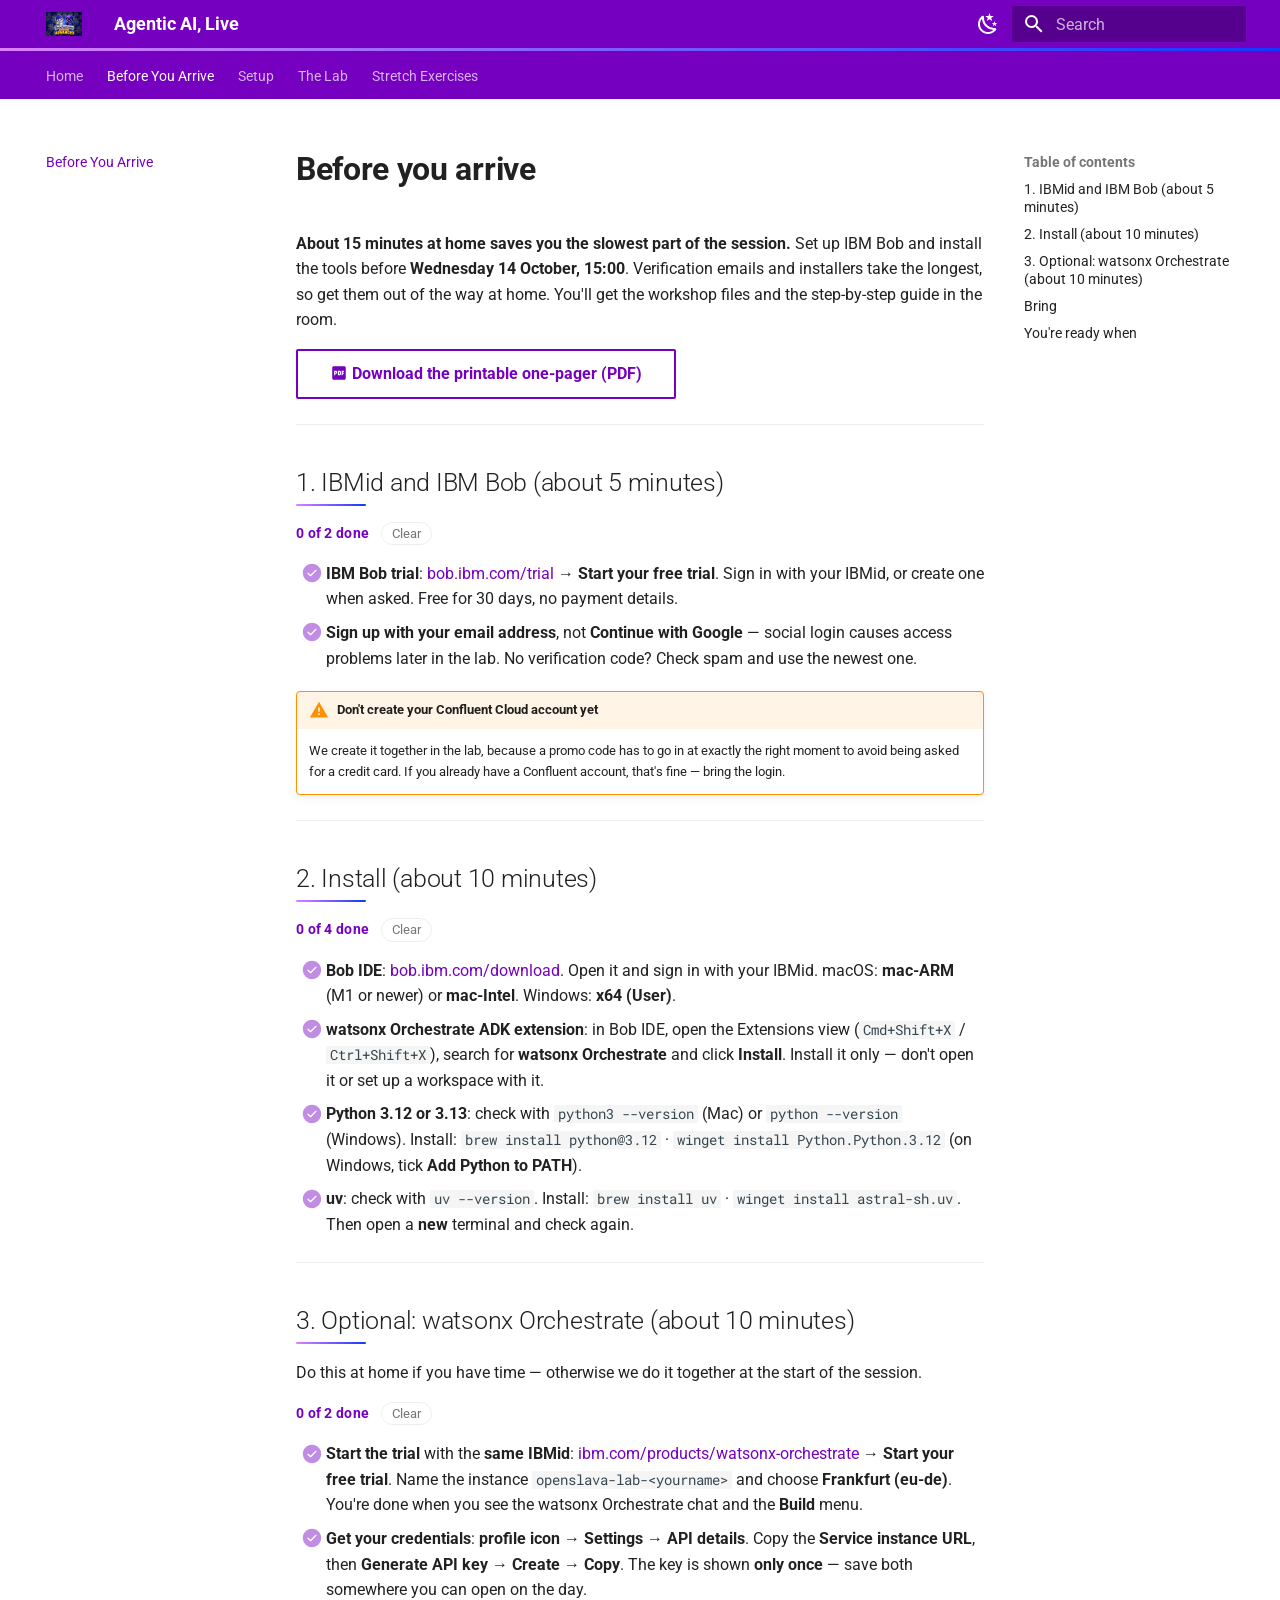
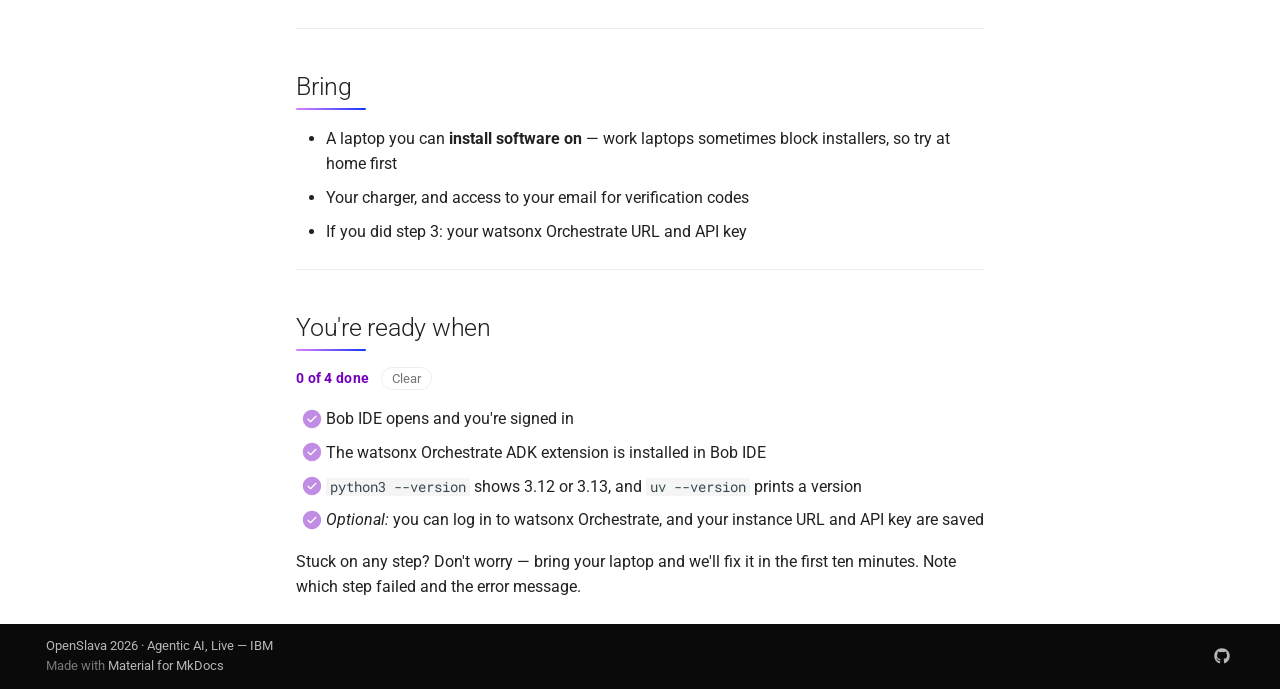
<file: before-you-arrive/index.html>
<!doctype html>
<html lang="en" class="no-js">
  <head>
    
      <meta charset="utf-8">
      <meta name="viewport" content="width=device-width,initial-scale=1">
      
        <meta name="description" content="OpenSlava 2026 hands-on lab — Agentic AI, Live: Orchestrating Agents with Real-Time Data. Build an event-driven AI pipeline with Confluent Cloud, Flink SQL and IBM watsonx Orchestrate, using IBM Bob as your pair programmer.">
      
      
        <meta name="author" content="Ivor Rothwell, IBM">
      
      
        <link rel="canonical" href="https://irpk026.github.io/docs-advanced/before-you-arrive/">
      
      
        <link rel="prev" href="..">
      
      
        <link rel="next" href="../setup/">
      
      
        
      
      
      <link rel="icon" href="../assets/BWS_Advanced.png">
      <meta name="generator" content="mkdocs-1.6.1, mkdocs-material-9.7.7">
    
    
      
        <title>Before You Arrive - Agentic AI, Live</title>
      
    
    
      <link rel="stylesheet" href="../assets/stylesheets/main.ec1eaa64.min.css">
      
        
        <link rel="stylesheet" href="../assets/stylesheets/palette.ab4e12ef.min.css">
      
      


    
    
      
    
    
      
        
        
        <link rel="preconnect" href="https://fonts.gstatic.com" crossorigin>
        <link rel="stylesheet" href="https://fonts.googleapis.com/css?family=Roboto:300,300i,400,400i,700,700i%7CRoboto+Mono:400,400i,700,700i&display=fallback">
        <style>:root{--md-text-font:"Roboto";--md-code-font:"Roboto Mono"}</style>
      
    
    
      <link rel="stylesheet" href="../stylesheets/openslava.css">
    
    <script>__md_scope=new URL("..",location),__md_hash=e=>[...e].reduce(((e,_)=>(e<<5)-e+_.charCodeAt(0)),0),__md_get=(e,_=localStorage,t=__md_scope)=>JSON.parse(_.getItem(t.pathname+"."+e)),__md_set=(e,_,t=localStorage,a=__md_scope)=>{try{t.setItem(a.pathname+"."+e,JSON.stringify(_))}catch(e){}}</script>
    
      

    
    
  </head>
  
  
    
    
      
    
    
    
    
    <body dir="ltr" data-md-color-scheme="default" data-md-color-primary="custom" data-md-color-accent="custom">
  
    
    <input class="md-toggle" data-md-toggle="drawer" type="checkbox" id="__drawer" autocomplete="off">
    <input class="md-toggle" data-md-toggle="search" type="checkbox" id="__search" autocomplete="off">
    <label class="md-overlay" for="__drawer"></label>
    <div data-md-component="skip">
      
        
        <a href="#before-you-arrive" class="md-skip">
          Skip to content
        </a>
      
    </div>
    <div data-md-component="announce">
      
    </div>
    
    
      

<header class="md-header" data-md-component="header">
  <nav class="md-header__inner md-grid" aria-label="Header">
    <a href=".." title="Agentic AI, Live" class="md-header__button md-logo" aria-label="Agentic AI, Live" data-md-component="logo">
      
  <img src="../assets/BWS_Advanced.png" alt="logo">

    </a>
    <label class="md-header__button md-icon" for="__drawer">
      
      <svg xmlns="http://www.w3.org/2000/svg" viewBox="0 0 24 24"><path d="M3 6h18v2H3zm0 5h18v2H3zm0 5h18v2H3z"/></svg>
    </label>
    <div class="md-header__title" data-md-component="header-title">
      <div class="md-header__ellipsis">
        <div class="md-header__topic">
          <span class="md-ellipsis">
            Agentic AI, Live
          </span>
        </div>
        <div class="md-header__topic" data-md-component="header-topic">
          <span class="md-ellipsis">
            
              Before You Arrive
            
          </span>
        </div>
      </div>
    </div>
    
      
        <form class="md-header__option" data-md-component="palette">
  
    
    
    
    <input class="md-option" data-md-color-media="(prefers-color-scheme: light)" data-md-color-scheme="default" data-md-color-primary="custom" data-md-color-accent="custom"  aria-label="Switch to dark mode"  type="radio" name="__palette" id="__palette_0">
    
      <label class="md-header__button md-icon" title="Switch to dark mode" for="__palette_1" hidden>
        <svg xmlns="http://www.w3.org/2000/svg" viewBox="0 0 24 24"><path d="m17.75 4.09-2.53 1.94.91 3.06-2.63-1.81-2.63 1.81.91-3.06-2.53-1.94L12.44 4l1.06-3 1.06 3zm3.5 6.91-1.64 1.25.59 1.98-1.7-1.17-1.7 1.17.59-1.98L15.75 11l2.06-.05L18.5 9l.69 1.95zm-2.28 4.95c.83-.08 1.72 1.1 1.19 1.85-.32.45-.66.87-1.08 1.27C15.17 23 8.84 23 4.94 19.07c-3.91-3.9-3.91-10.24 0-14.14.4-.4.82-.76 1.27-1.08.75-.53 1.93.36 1.85 1.19-.27 2.86.69 5.83 2.89 8.02a9.96 9.96 0 0 0 8.02 2.89m-1.64 2.02a12.08 12.08 0 0 1-7.8-3.47c-2.17-2.19-3.33-5-3.49-7.82-2.81 3.14-2.7 7.96.31 10.98 3.02 3.01 7.84 3.12 10.98.31"/></svg>
      </label>
    
  
    
    
    
    <input class="md-option" data-md-color-media="(prefers-color-scheme: dark)" data-md-color-scheme="slate" data-md-color-primary="custom" data-md-color-accent="custom"  aria-label="Switch to light mode"  type="radio" name="__palette" id="__palette_1">
    
      <label class="md-header__button md-icon" title="Switch to light mode" for="__palette_0" hidden>
        <svg xmlns="http://www.w3.org/2000/svg" viewBox="0 0 24 24"><path d="M12 7a5 5 0 0 1 5 5 5 5 0 0 1-5 5 5 5 0 0 1-5-5 5 5 0 0 1 5-5m0 2a3 3 0 0 0-3 3 3 3 0 0 0 3 3 3 3 0 0 0 3-3 3 3 0 0 0-3-3m0-7 2.39 3.42C13.65 5.15 12.84 5 12 5s-1.65.15-2.39.42zM3.34 7l4.16-.35A7.2 7.2 0 0 0 5.94 8.5c-.44.74-.69 1.5-.83 2.29zm.02 10 1.76-3.77a7.131 7.131 0 0 0 2.38 4.14zM20.65 7l-1.77 3.79a7.02 7.02 0 0 0-2.38-4.15zm-.01 10-4.14.36c.59-.51 1.12-1.14 1.54-1.86.42-.73.69-1.5.83-2.29zM12 22l-2.41-3.44c.74.27 1.55.44 2.41.44.82 0 1.63-.17 2.37-.44z"/></svg>
      </label>
    
  
</form>
      
    
    
      <script>var palette=__md_get("__palette");if(palette&&palette.color){if("(prefers-color-scheme)"===palette.color.media){var media=matchMedia("(prefers-color-scheme: light)"),input=document.querySelector(media.matches?"[data-md-color-media='(prefers-color-scheme: light)']":"[data-md-color-media='(prefers-color-scheme: dark)']");palette.color.media=input.getAttribute("data-md-color-media"),palette.color.scheme=input.getAttribute("data-md-color-scheme"),palette.color.primary=input.getAttribute("data-md-color-primary"),palette.color.accent=input.getAttribute("data-md-color-accent")}for(var[key,value]of Object.entries(palette.color))document.body.setAttribute("data-md-color-"+key,value)}</script>
    
    
    
      
      
        <label class="md-header__button md-icon" for="__search">
          
          <svg xmlns="http://www.w3.org/2000/svg" viewBox="0 0 24 24"><path d="M9.5 3A6.5 6.5 0 0 1 16 9.5c0 1.61-.59 3.09-1.56 4.23l.27.27h.79l5 5-1.5 1.5-5-5v-.79l-.27-.27A6.52 6.52 0 0 1 9.5 16 6.5 6.5 0 0 1 3 9.5 6.5 6.5 0 0 1 9.5 3m0 2C7 5 5 7 5 9.5S7 14 9.5 14 14 12 14 9.5 12 5 9.5 5"/></svg>
        </label>
        <div class="md-search" data-md-component="search" role="dialog">
  <label class="md-search__overlay" for="__search"></label>
  <div class="md-search__inner" role="search">
    <form class="md-search__form" name="search">
      <input type="text" class="md-search__input" name="query" aria-label="Search" placeholder="Search" autocapitalize="off" autocorrect="off" autocomplete="off" spellcheck="false" data-md-component="search-query" required>
      <label class="md-search__icon md-icon" for="__search">
        
        <svg xmlns="http://www.w3.org/2000/svg" viewBox="0 0 24 24"><path d="M9.5 3A6.5 6.5 0 0 1 16 9.5c0 1.61-.59 3.09-1.56 4.23l.27.27h.79l5 5-1.5 1.5-5-5v-.79l-.27-.27A6.52 6.52 0 0 1 9.5 16 6.5 6.5 0 0 1 3 9.5 6.5 6.5 0 0 1 9.5 3m0 2C7 5 5 7 5 9.5S7 14 9.5 14 14 12 14 9.5 12 5 9.5 5"/></svg>
        
        <svg xmlns="http://www.w3.org/2000/svg" viewBox="0 0 24 24"><path d="M20 11v2H8l5.5 5.5-1.42 1.42L4.16 12l7.92-7.92L13.5 5.5 8 11z"/></svg>
      </label>
      <nav class="md-search__options" aria-label="Search">
        
        <button type="reset" class="md-search__icon md-icon" title="Clear" aria-label="Clear" tabindex="-1">
          
          <svg xmlns="http://www.w3.org/2000/svg" viewBox="0 0 24 24"><path d="M19 6.41 17.59 5 12 10.59 6.41 5 5 6.41 10.59 12 5 17.59 6.41 19 12 13.41 17.59 19 19 17.59 13.41 12z"/></svg>
        </button>
      </nav>
      
        <div class="md-search__suggest" data-md-component="search-suggest"></div>
      
    </form>
    <div class="md-search__output">
      <div class="md-search__scrollwrap" tabindex="0" data-md-scrollfix>
        <div class="md-search-result" data-md-component="search-result">
          <div class="md-search-result__meta">
            Initializing search
          </div>
          <ol class="md-search-result__list" role="presentation"></ol>
        </div>
      </div>
    </div>
  </div>
</div>
      
    
    
  </nav>
  
</header>
    
    <div class="md-container" data-md-component="container">
      
      
        
          
            
<nav class="md-tabs" aria-label="Tabs" data-md-component="tabs">
  <div class="md-grid">
    <ul class="md-tabs__list">
      
        
  
  
  
  
    <li class="md-tabs__item">
      <a href=".." class="md-tabs__link">
        
  
  
    
  
  Home

      </a>
    </li>
  

      
        
  
  
  
    
  
  
    <li class="md-tabs__item md-tabs__item--active">
      <a href="./" class="md-tabs__link">
        
  
  
    
  
  Before You Arrive

      </a>
    </li>
  

      
        
  
  
  
  
    <li class="md-tabs__item">
      <a href="../setup/" class="md-tabs__link">
        
  
  
    
  
  Setup

      </a>
    </li>
  

      
        
  
  
  
  
    <li class="md-tabs__item">
      <a href="../lab/" class="md-tabs__link">
        
  
  
    
  
  The Lab

      </a>
    </li>
  

      
        
  
  
  
  
    <li class="md-tabs__item">
      <a href="../lab/exercises/" class="md-tabs__link">
        
  
  
    
  
  Stretch Exercises

      </a>
    </li>
  

      
    </ul>
  </div>
</nav>
          
        
      
      <main class="md-main" data-md-component="main">
        <div class="md-main__inner md-grid">
          
            
              
              <div class="md-sidebar md-sidebar--primary" data-md-component="sidebar" data-md-type="navigation" >
                <div class="md-sidebar__scrollwrap">
                  <div class="md-sidebar__inner">
                    


  


<nav class="md-nav md-nav--primary md-nav--lifted" aria-label="Navigation" data-md-level="0">
  <label class="md-nav__title" for="__drawer">
    <a href=".." title="Agentic AI, Live" class="md-nav__button md-logo" aria-label="Agentic AI, Live" data-md-component="logo">
      
  <img src="../assets/BWS_Advanced.png" alt="logo">

    </a>
    Agentic AI, Live
  </label>
  
  <ul class="md-nav__list" data-md-scrollfix>
    
      
      
  
  
  
  
    <li class="md-nav__item">
      <a href=".." class="md-nav__link">
        
  
  
  <span class="md-ellipsis">
    
  
    Home
  

    
  </span>
  
  

      </a>
    </li>
  

    
      
      
  
  
    
  
  
  
    <li class="md-nav__item md-nav__item--active">
      
      <input class="md-nav__toggle md-toggle" type="checkbox" id="__toc">
      
      
        
      
      
        <label class="md-nav__link md-nav__link--active" for="__toc">
          
  
  
  <span class="md-ellipsis">
    
  
    Before You Arrive
  

    
  </span>
  
  

          <span class="md-nav__icon md-icon"></span>
        </label>
      
      <a href="./" class="md-nav__link md-nav__link--active">
        
  
  
  <span class="md-ellipsis">
    
  
    Before You Arrive
  

    
  </span>
  
  

      </a>
      
        

<nav class="md-nav md-nav--secondary" aria-label="Table of contents">
  
  
  
    
  
  
    <label class="md-nav__title" for="__toc">
      <span class="md-nav__icon md-icon"></span>
      Table of contents
    </label>
    <ul class="md-nav__list" data-md-component="toc" data-md-scrollfix>
      
        <li class="md-nav__item">
  <a href="#1-ibmid-and-ibm-bob-about-5-minutes" class="md-nav__link">
    <span class="md-ellipsis">
      
        1. IBMid and IBM Bob (about 5 minutes)
      
    </span>
  </a>
  
</li>
      
        <li class="md-nav__item">
  <a href="#2-install-about-10-minutes" class="md-nav__link">
    <span class="md-ellipsis">
      
        2. Install (about 10 minutes)
      
    </span>
  </a>
  
</li>
      
        <li class="md-nav__item">
  <a href="#3-optional-watsonx-orchestrate-about-10-minutes" class="md-nav__link">
    <span class="md-ellipsis">
      
        3. Optional: watsonx Orchestrate (about 10 minutes)
      
    </span>
  </a>
  
</li>
      
        <li class="md-nav__item">
  <a href="#bring" class="md-nav__link">
    <span class="md-ellipsis">
      
        Bring
      
    </span>
  </a>
  
</li>
      
        <li class="md-nav__item">
  <a href="#youre-ready-when" class="md-nav__link">
    <span class="md-ellipsis">
      
        You're ready when
      
    </span>
  </a>
  
</li>
      
    </ul>
  
</nav>
      
    </li>
  

    
      
      
  
  
  
  
    <li class="md-nav__item">
      <a href="../setup/" class="md-nav__link">
        
  
  
  <span class="md-ellipsis">
    
  
    Setup
  

    
  </span>
  
  

      </a>
    </li>
  

    
      
      
  
  
  
  
    <li class="md-nav__item">
      <a href="../lab/" class="md-nav__link">
        
  
  
  <span class="md-ellipsis">
    
  
    The Lab
  

    
  </span>
  
  

      </a>
    </li>
  

    
      
      
  
  
  
  
    <li class="md-nav__item">
      <a href="../lab/exercises/" class="md-nav__link">
        
  
  
  <span class="md-ellipsis">
    
  
    Stretch Exercises
  

    
  </span>
  
  

      </a>
    </li>
  

    
  </ul>
</nav>
                  </div>
                </div>
              </div>
            
            
              
              <div class="md-sidebar md-sidebar--secondary" data-md-component="sidebar" data-md-type="toc" >
                <div class="md-sidebar__scrollwrap">
                  <div class="md-sidebar__inner">
                    

<nav class="md-nav md-nav--secondary" aria-label="Table of contents">
  
  
  
    
  
  
    <label class="md-nav__title" for="__toc">
      <span class="md-nav__icon md-icon"></span>
      Table of contents
    </label>
    <ul class="md-nav__list" data-md-component="toc" data-md-scrollfix>
      
        <li class="md-nav__item">
  <a href="#1-ibmid-and-ibm-bob-about-5-minutes" class="md-nav__link">
    <span class="md-ellipsis">
      
        1. IBMid and IBM Bob (about 5 minutes)
      
    </span>
  </a>
  
</li>
      
        <li class="md-nav__item">
  <a href="#2-install-about-10-minutes" class="md-nav__link">
    <span class="md-ellipsis">
      
        2. Install (about 10 minutes)
      
    </span>
  </a>
  
</li>
      
        <li class="md-nav__item">
  <a href="#3-optional-watsonx-orchestrate-about-10-minutes" class="md-nav__link">
    <span class="md-ellipsis">
      
        3. Optional: watsonx Orchestrate (about 10 minutes)
      
    </span>
  </a>
  
</li>
      
        <li class="md-nav__item">
  <a href="#bring" class="md-nav__link">
    <span class="md-ellipsis">
      
        Bring
      
    </span>
  </a>
  
</li>
      
        <li class="md-nav__item">
  <a href="#youre-ready-when" class="md-nav__link">
    <span class="md-ellipsis">
      
        You're ready when
      
    </span>
  </a>
  
</li>
      
    </ul>
  
</nav>
                  </div>
                </div>
              </div>
            
          
          
            <div class="md-content" data-md-component="content">
              
              <article class="md-content__inner md-typeset">
                
                  



<h1 id="before-you-arrive">Before you arrive<a class="headerlink" href="#before-you-arrive" title="Permanent link">&para;</a></h1>
<p><strong>About 15 minutes at home saves you the slowest part of the session.</strong> Set up IBM Bob and
install the tools before <strong>Wednesday 14 October, 15:00</strong>. Verification emails and
installers take the longest, so get them out of the way at home. You'll get the workshop
files and the step-by-step guide in the room.</p>
<p><a class="md-button" href="../assets/agentic-ai-live-before-you-arrive.pdf"><span class="twemoji"><svg xmlns="http://www.w3.org/2000/svg" viewBox="0 0 24 24"><path d="M19 3H5c-1.1 0-2 .9-2 2v14c0 1.1.9 2 2 2h14c1.1 0 2-.9 2-2V5c0-1.1-.9-2-2-2m-9.5 8.5c0 .8-.7 1.5-1.5 1.5H7v2H5.5V9H8c.8 0 1.5.7 1.5 1.5zm5 2c0 .8-.7 1.5-1.5 1.5h-2.5V9H13c.8 0 1.5.7 1.5 1.5zm4-3H17v1h1.5V13H17v2h-1.5V9h3zm-6.5 0h1v3h-1zm-5 0h1v1H7z"/></svg></span> Download the printable one-pager (PDF)</a></p>
<hr />
<h2 id="1-ibmid-and-ibm-bob-about-5-minutes">1. IBMid and IBM Bob (about 5 minutes)<a class="headerlink" href="#1-ibmid-and-ibm-bob-about-5-minutes" title="Permanent link">&para;</a></h2>
<ul class="task-list">
<li class="task-list-item"><label class="task-list-control"><input type="checkbox" disabled/><span class="task-list-indicator"></span></label> <strong>IBM Bob trial</strong>: <a href="https://bob.ibm.com/trial">bob.ibm.com/trial</a> → <strong>Start your free
  trial</strong>. Sign in with your IBMid, or create one when asked. Free for 30 days, no payment
  details.</li>
<li class="task-list-item"><label class="task-list-control"><input type="checkbox" disabled/><span class="task-list-indicator"></span></label> <strong>Sign up with your email address</strong>, not <strong>Continue with Google</strong> — social login
  causes access problems later in the lab. No verification code? Check spam and use the
  newest one.</li>
</ul>
<div class="admonition warning">
<p class="admonition-title">Don't create your Confluent Cloud account yet</p>
<p>We create it together in the lab, because a promo code has to go in at exactly the
right moment to avoid being asked for a credit card. If you already have a Confluent
account, that's fine — bring the login.</p>
</div>
<hr />
<h2 id="2-install-about-10-minutes">2. Install (about 10 minutes)<a class="headerlink" href="#2-install-about-10-minutes" title="Permanent link">&para;</a></h2>
<ul class="task-list">
<li class="task-list-item"><label class="task-list-control"><input type="checkbox" disabled/><span class="task-list-indicator"></span></label> <strong>Bob IDE</strong>: <a href="https://bob.ibm.com/download">bob.ibm.com/download</a>. Open it and sign
  in with your IBMid. macOS: <strong>mac-ARM</strong> (M1 or newer) or <strong>mac-Intel</strong>. Windows:
  <strong>x64 (User)</strong>.</li>
<li class="task-list-item"><label class="task-list-control"><input type="checkbox" disabled/><span class="task-list-indicator"></span></label> <strong>watsonx Orchestrate ADK extension</strong>: in Bob IDE, open the Extensions view
  (<code>Cmd+Shift+X</code> / <code>Ctrl+Shift+X</code>), search for <strong>watsonx Orchestrate</strong> and click
  <strong>Install</strong>. Install it only — don't open it or set up a workspace with it.</li>
<li class="task-list-item"><label class="task-list-control"><input type="checkbox" disabled/><span class="task-list-indicator"></span></label> <strong>Python 3.12 or 3.13</strong>: check with <code>python3 --version</code> (Mac) or
  <code>python --version</code> (Windows).
  Install: <code>brew install python@3.12</code> · <code>winget install Python.Python.3.12</code> (on Windows,
  tick <strong>Add Python to PATH</strong>).</li>
<li class="task-list-item"><label class="task-list-control"><input type="checkbox" disabled/><span class="task-list-indicator"></span></label> <strong>uv</strong>: check with <code>uv --version</code>.
  Install: <code>brew install uv</code> · <code>winget install astral-sh.uv</code>. Then open a <strong>new</strong>
  terminal and check again.</li>
</ul>
<hr />
<h2 id="3-optional-watsonx-orchestrate-about-10-minutes">3. Optional: watsonx Orchestrate (about 10 minutes)<a class="headerlink" href="#3-optional-watsonx-orchestrate-about-10-minutes" title="Permanent link">&para;</a></h2>
<p>Do this at home if you have time — otherwise we do it together at the start of the session.</p>
<ul class="task-list">
<li class="task-list-item"><label class="task-list-control"><input type="checkbox" disabled/><span class="task-list-indicator"></span></label> <strong>Start the trial</strong> with the <strong>same IBMid</strong>:
  <a href="https://www.ibm.com/products/watsonx-orchestrate">ibm.com/products/watsonx-orchestrate</a>
  → <strong>Start your free trial</strong>. Name the instance <code>openslava-lab-&lt;yourname&gt;</code> and choose
  <strong>Frankfurt (eu-de)</strong>. You're done when you see the watsonx Orchestrate chat and the
  <strong>Build</strong> menu.</li>
<li class="task-list-item"><label class="task-list-control"><input type="checkbox" disabled/><span class="task-list-indicator"></span></label> <strong>Get your credentials</strong>: <strong>profile icon</strong> → <strong>Settings</strong> → <strong>API details</strong>. Copy the
  <strong>Service instance URL</strong>, then <strong>Generate API key</strong> → <strong>Create</strong> → <strong>Copy</strong>. The key is
  shown <strong>only once</strong> — save both somewhere you can open on the day.</li>
</ul>
<hr />
<h2 id="bring">Bring<a class="headerlink" href="#bring" title="Permanent link">&para;</a></h2>
<ul>
<li>A laptop you can <strong>install software on</strong> — work laptops sometimes block installers, so
  try at home first</li>
<li>Your charger, and access to your email for verification codes</li>
<li>If you did step 3: your watsonx Orchestrate URL and API key</li>
</ul>
<hr />
<h2 id="youre-ready-when">You're ready when<a class="headerlink" href="#youre-ready-when" title="Permanent link">&para;</a></h2>
<ul class="task-list">
<li class="task-list-item"><label class="task-list-control"><input type="checkbox" disabled/><span class="task-list-indicator"></span></label> Bob IDE opens and you're signed in</li>
<li class="task-list-item"><label class="task-list-control"><input type="checkbox" disabled/><span class="task-list-indicator"></span></label> The watsonx Orchestrate ADK extension is installed in Bob IDE</li>
<li class="task-list-item"><label class="task-list-control"><input type="checkbox" disabled/><span class="task-list-indicator"></span></label> <code>python3 --version</code> shows 3.12 or 3.13, and <code>uv --version</code> prints a version</li>
<li class="task-list-item"><label class="task-list-control"><input type="checkbox" disabled/><span class="task-list-indicator"></span></label> <em>Optional:</em> you can log in to watsonx Orchestrate, and your instance URL and API key are saved</li>
</ul>
<p>Stuck on any step? Don't worry — bring your laptop and we'll fix it in the first ten
minutes. Note which step failed and the error message.</p>












                
              </article>
            </div>
          
          
  <script>var tabs=__md_get("__tabs");if(Array.isArray(tabs))e:for(var set of document.querySelectorAll(".tabbed-set")){var labels=set.querySelector(".tabbed-labels");for(var tab of tabs)for(var label of labels.getElementsByTagName("label"))if(label.innerText.trim()===tab){var input=document.getElementById(label.htmlFor);input.checked=!0;continue e}}</script>

<script>var target=document.getElementById(location.hash.slice(1));target&&target.name&&(target.checked=target.name.startsWith("__tabbed_"))</script>
        </div>
        
          <button type="button" class="md-top md-icon" data-md-component="top" hidden>
  
  <svg xmlns="http://www.w3.org/2000/svg" viewBox="0 0 24 24"><path d="M13 20h-2V8l-5.5 5.5-1.42-1.42L12 4.16l7.92 7.92-1.42 1.42L13 8z"/></svg>
  Back to top
</button>
        
      </main>
      
        <footer class="md-footer">
  
  <div class="md-footer-meta md-typeset">
    <div class="md-footer-meta__inner md-grid">
      <div class="md-copyright">
  
    <div class="md-copyright__highlight">
      OpenSlava 2026 · Agentic AI, Live — IBM
    </div>
  
  
    Made with
    <a href="https://squidfunk.github.io/mkdocs-material/" target="_blank" rel="noopener">
      Material for MkDocs
    </a>
  
</div>
      
        
<div class="md-social">
  
    
    
    
    
    <a href="https://github.com/juseljuk/bobchestrate-workshop" target="_blank" rel="noopener" title="Workshop repository" class="md-social__link">
      <svg xmlns="http://www.w3.org/2000/svg" viewBox="0 0 512 512"><!--! Font Awesome Free 7.1.0 by @fontawesome - https://fontawesome.com License - https://fontawesome.com/license/free (Icons: CC BY 4.0, Fonts: SIL OFL 1.1, Code: MIT License) Copyright 2025 Fonticons, Inc.--><path d="M173.9 397.4c0 2-2.3 3.6-5.2 3.6-3.3.3-5.6-1.3-5.6-3.6 0-2 2.3-3.6 5.2-3.6 3-.3 5.6 1.3 5.6 3.6m-31.1-4.5c-.7 2 1.3 4.3 4.3 4.9 2.6 1 5.6 0 6.2-2s-1.3-4.3-4.3-5.2c-2.6-.7-5.5.3-6.2 2.3m44.2-1.7c-2.9.7-4.9 2.6-4.6 4.9.3 2 2.9 3.3 5.9 2.6 2.9-.7 4.9-2.6 4.6-4.6-.3-1.9-3-3.2-5.9-2.9M252.8 8C114.1 8 8 113.3 8 252c0 110.9 69.8 205.8 169.5 239.2 12.8 2.3 17.3-5.6 17.3-12.1 0-6.2-.3-40.4-.3-61.4 0 0-70 15-84.7-29.8 0 0-11.4-29.1-27.8-36.6 0 0-22.9-15.7 1.6-15.4 0 0 24.9 2 38.6 25.8 21.9 38.6 58.6 27.5 72.9 20.9 2.3-16 8.8-27.1 16-33.7-55.9-6.2-112.3-14.3-112.3-110.5 0-27.5 7.6-41.3 23.6-58.9-2.6-6.5-11.1-33.3 2.6-67.9 20.9-6.5 69 27 69 27 20-5.6 41.5-8.5 62.8-8.5s42.8 2.9 62.8 8.5c0 0 48.1-33.6 69-27 13.7 34.7 5.2 61.4 2.6 67.9 16 17.7 25.8 31.5 25.8 58.9 0 96.5-58.9 104.2-114.8 110.5 9.2 7.9 17 22.9 17 46.4 0 33.7-.3 75.4-.3 83.6 0 6.5 4.6 14.4 17.3 12.1C436.2 457.8 504 362.9 504 252 504 113.3 391.5 8 252.8 8M105.2 352.9c-1.3 1-1 3.3.7 5.2 1.6 1.6 3.9 2.3 5.2 1 1.3-1 1-3.3-.7-5.2-1.6-1.6-3.9-2.3-5.2-1m-10.8-8.1c-.7 1.3.3 2.9 2.3 3.9 1.6 1 3.6.7 4.3-.7.7-1.3-.3-2.9-2.3-3.9-2-.6-3.6-.3-4.3.7m32.4 35.6c-1.6 1.3-1 4.3 1.3 6.2 2.3 2.3 5.2 2.6 6.5 1 1.3-1.3.7-4.3-1.3-6.2-2.2-2.3-5.2-2.6-6.5-1m-11.4-14.7c-1.6 1-1.6 3.6 0 5.9s4.3 3.3 5.6 2.3c1.6-1.3 1.6-3.9 0-6.2-1.4-2.3-4-3.3-5.6-2"/></svg>
    </a>
  
</div>
      
    </div>
  </div>
</footer>
      
    </div>
    <div class="md-dialog" data-md-component="dialog">
      <div class="md-dialog__inner md-typeset"></div>
    </div>
    
    
    
      
      
      <script id="__config" type="application/json">{"annotate": null, "base": "..", "features": ["navigation.instant", "navigation.tracking", "navigation.tabs", "navigation.sections", "navigation.top", "navigation.indexes", "toc.follow", "content.code.copy", "content.code.annotate", "content.tabs.link", "search.highlight", "search.suggest"], "search": "../assets/javascripts/workers/search.2c215733.min.js", "tags": null, "translations": {"clipboard.copied": "Copied to clipboard", "clipboard.copy": "Copy to clipboard", "search.result.more.one": "1 more on this page", "search.result.more.other": "# more on this page", "search.result.none": "No matching documents", "search.result.one": "1 matching document", "search.result.other": "# matching documents", "search.result.placeholder": "Type to start searching", "search.result.term.missing": "Missing", "select.version": "Select version"}, "version": null}</script>
    
    
      <script src="../assets/javascripts/bundle.d7400e89.min.js"></script>
      
        <script src="../javascripts/progress.js"></script>
      
    
  </body>
</html>
</file>
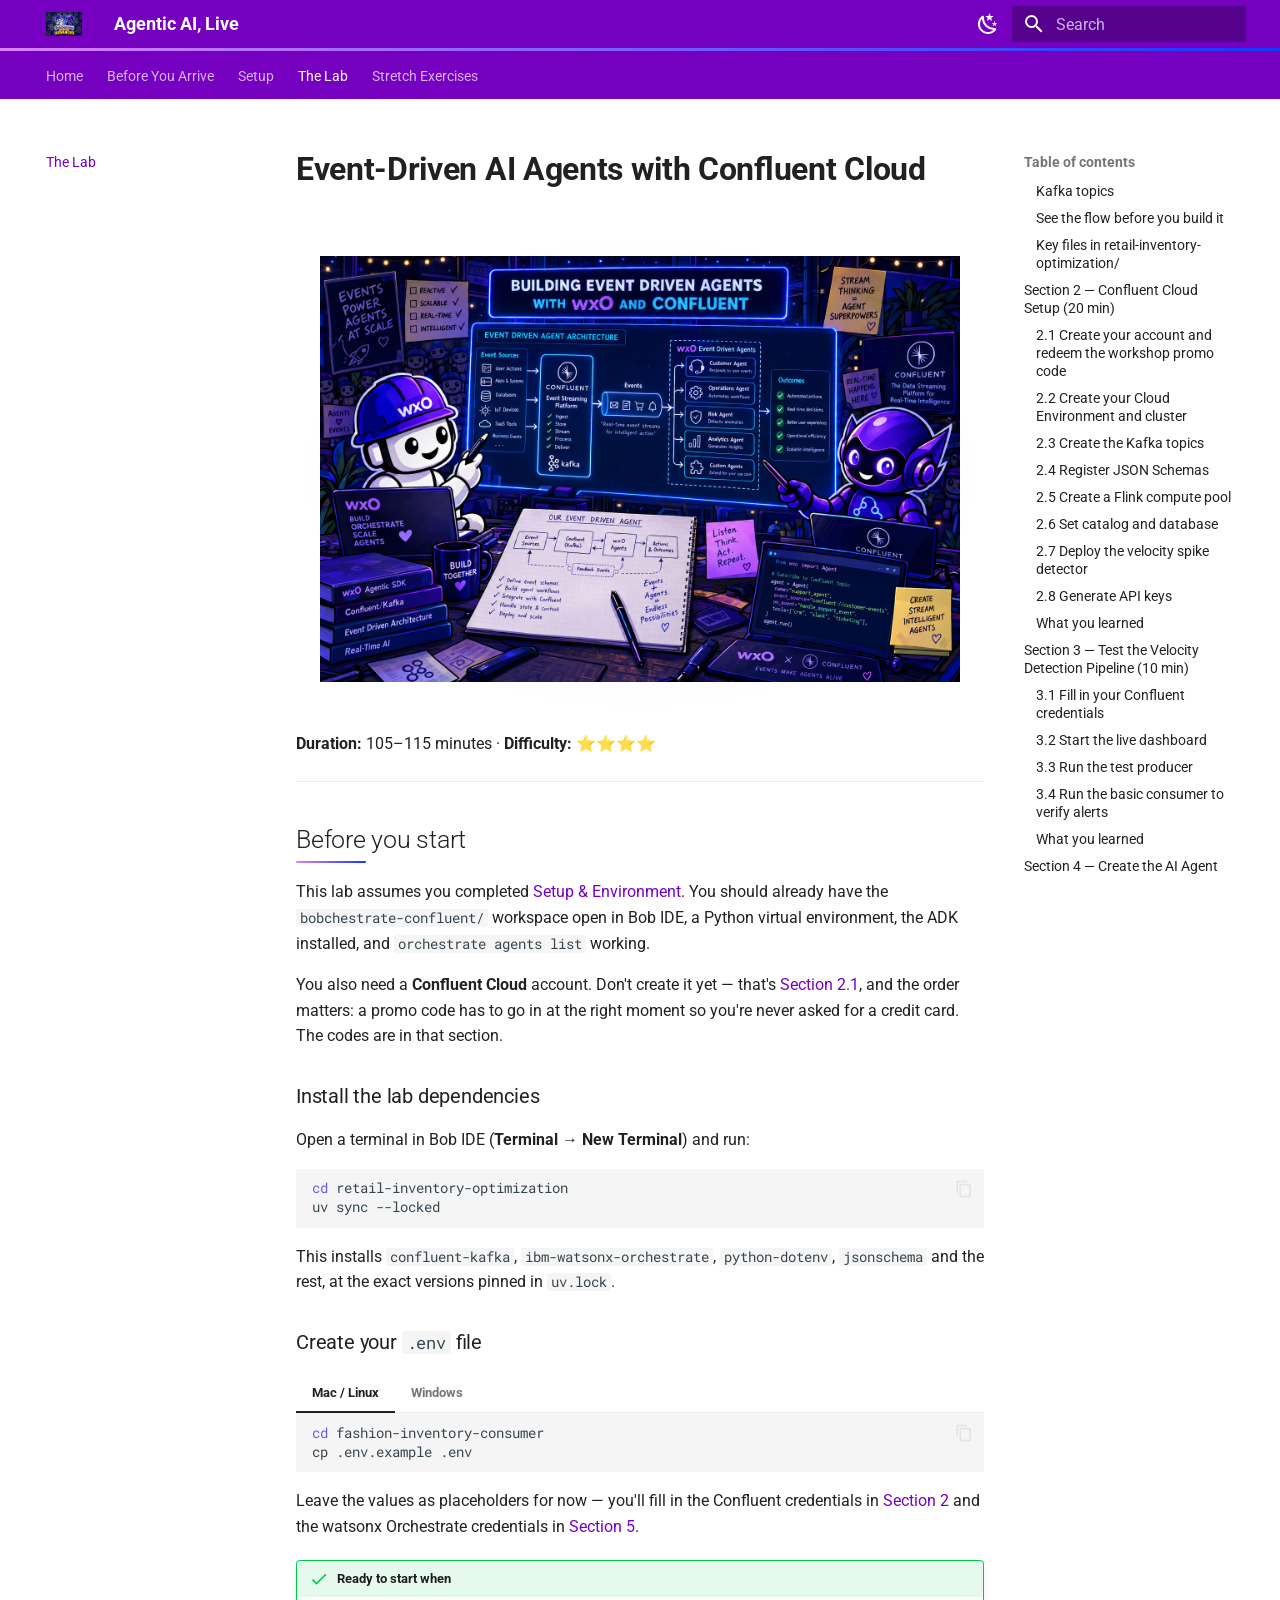
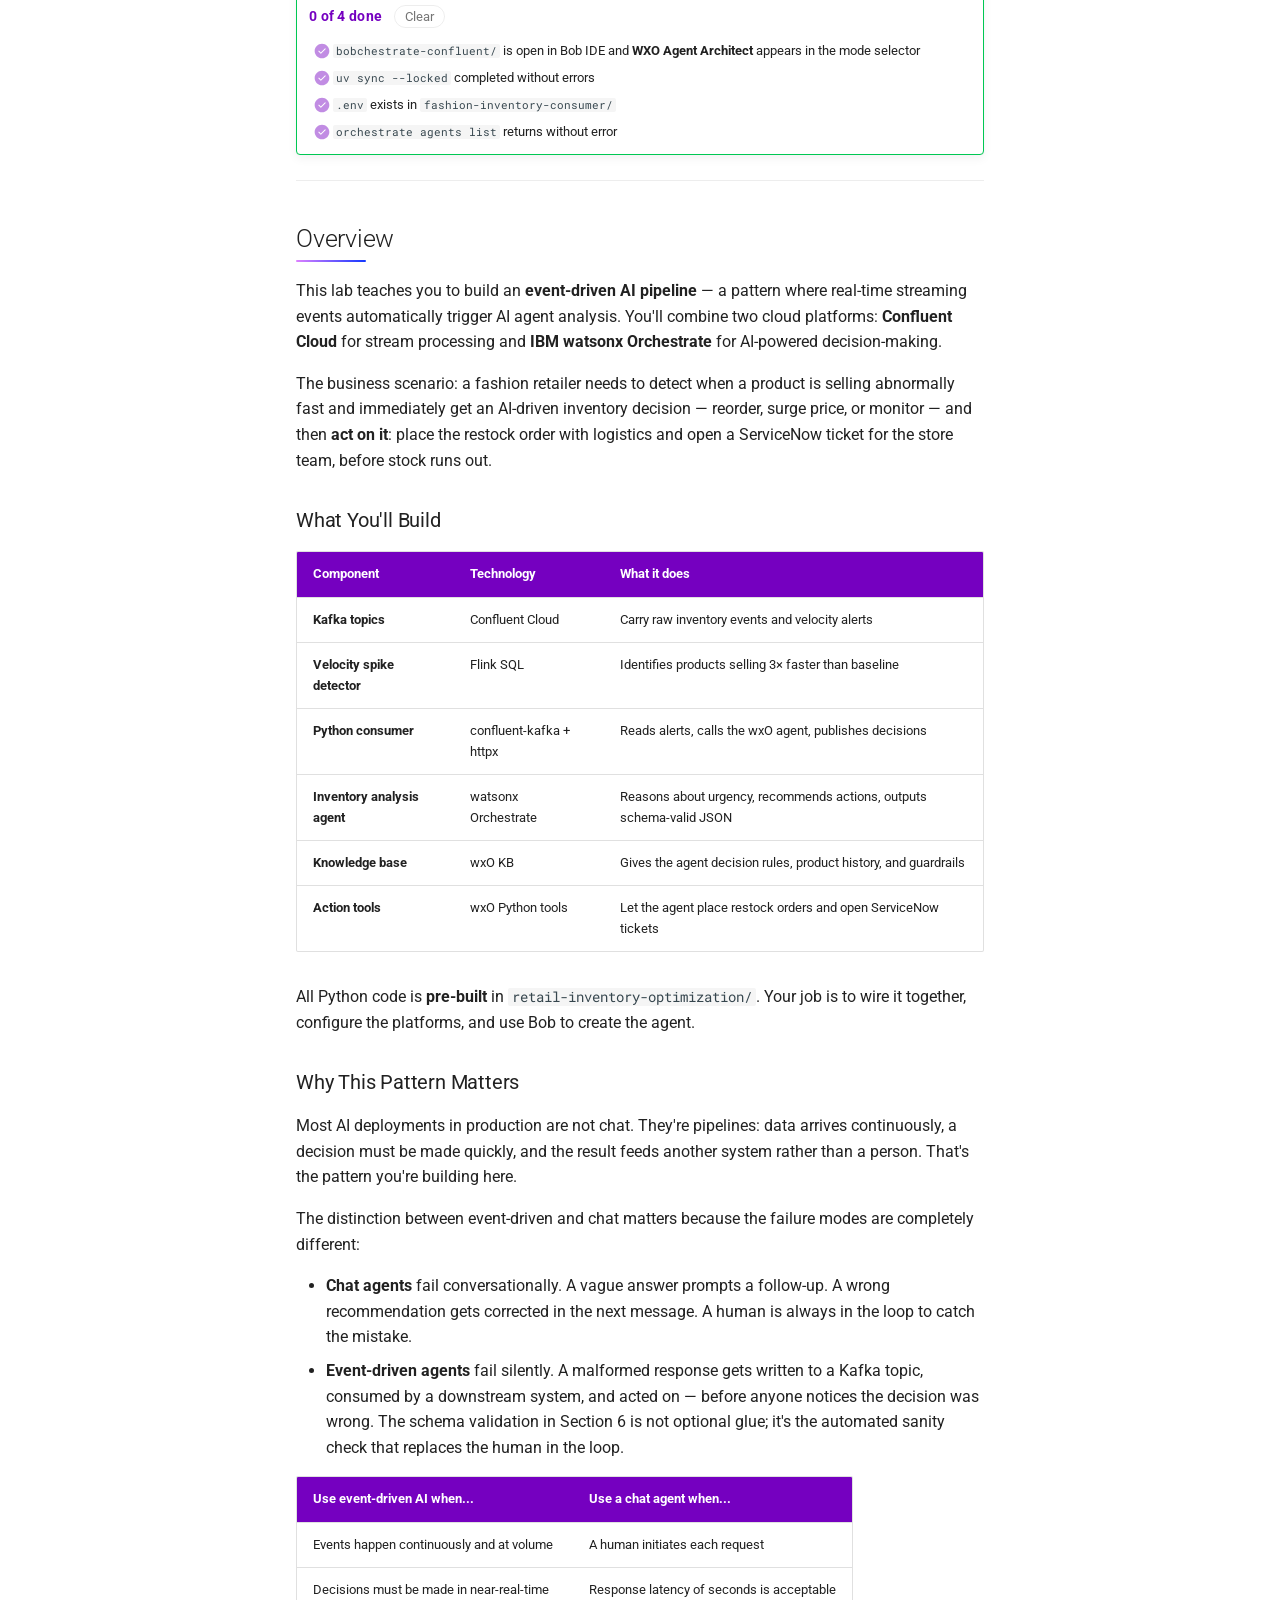
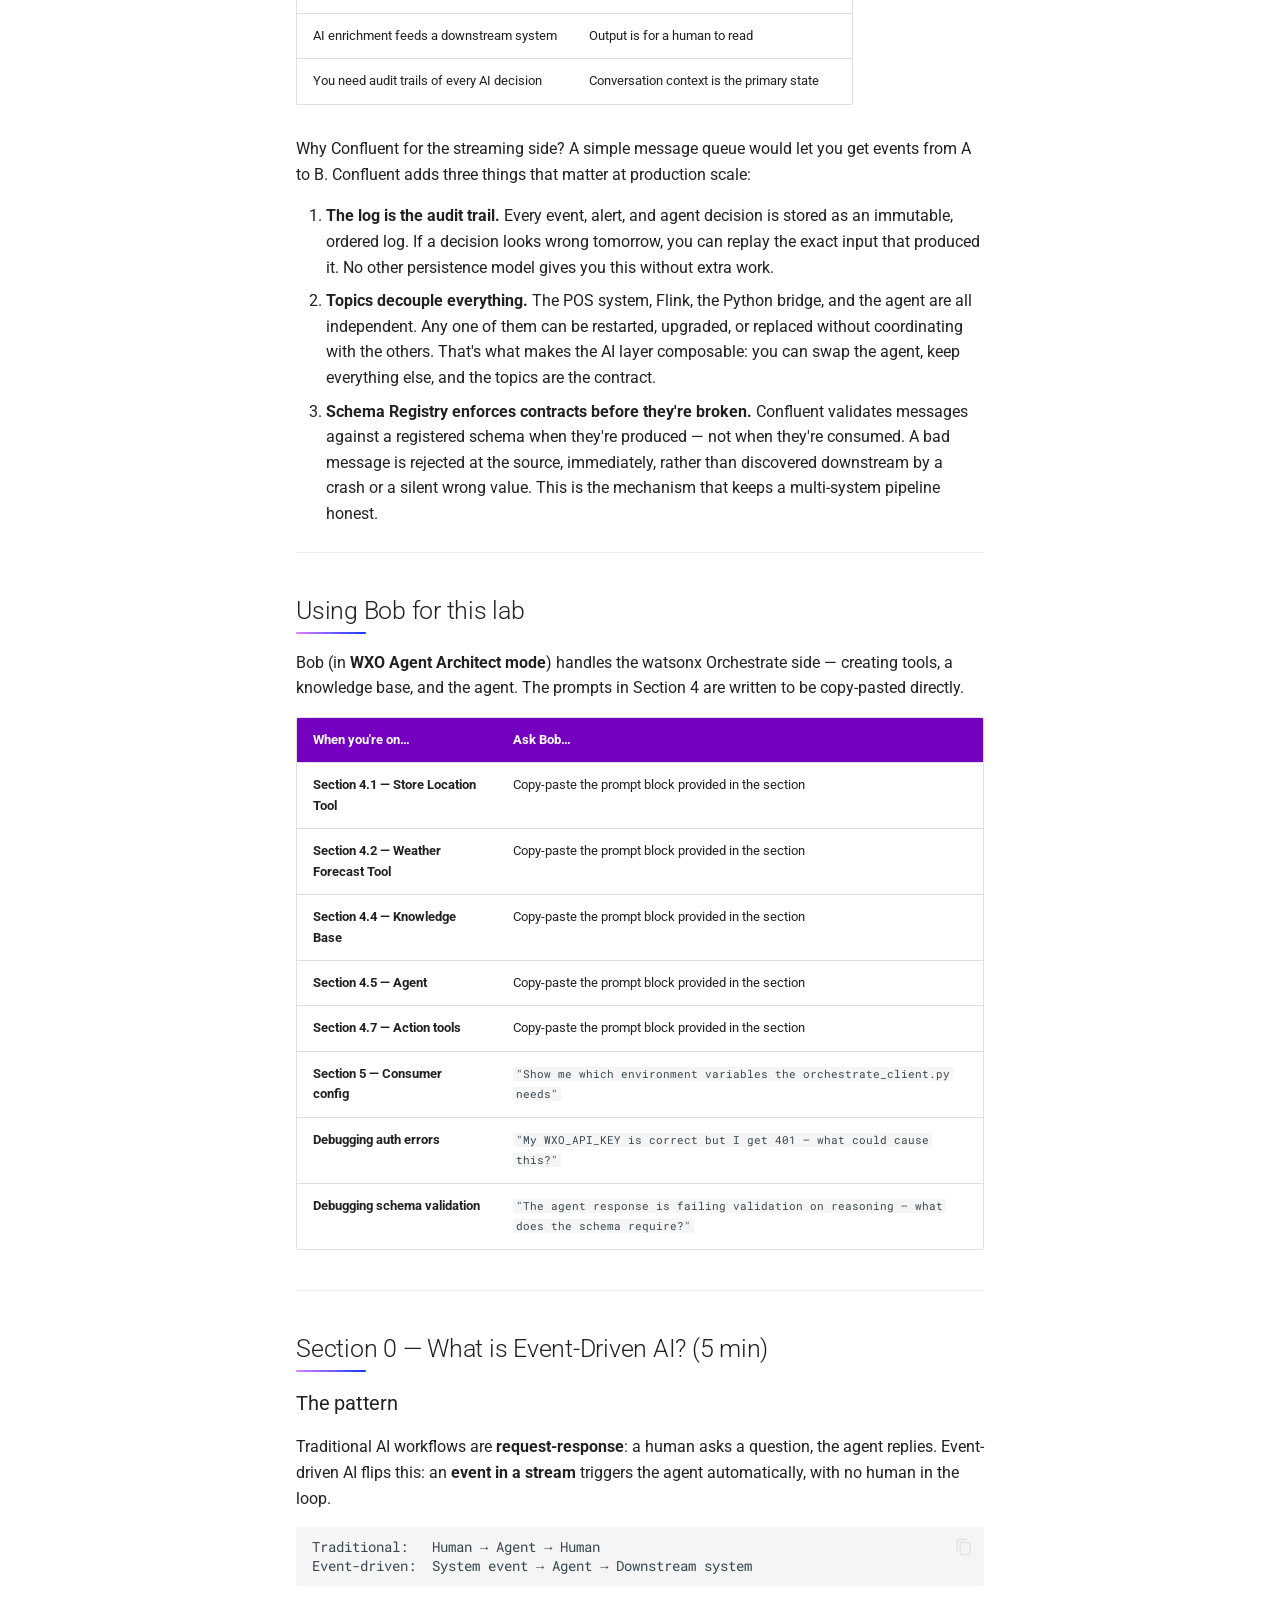
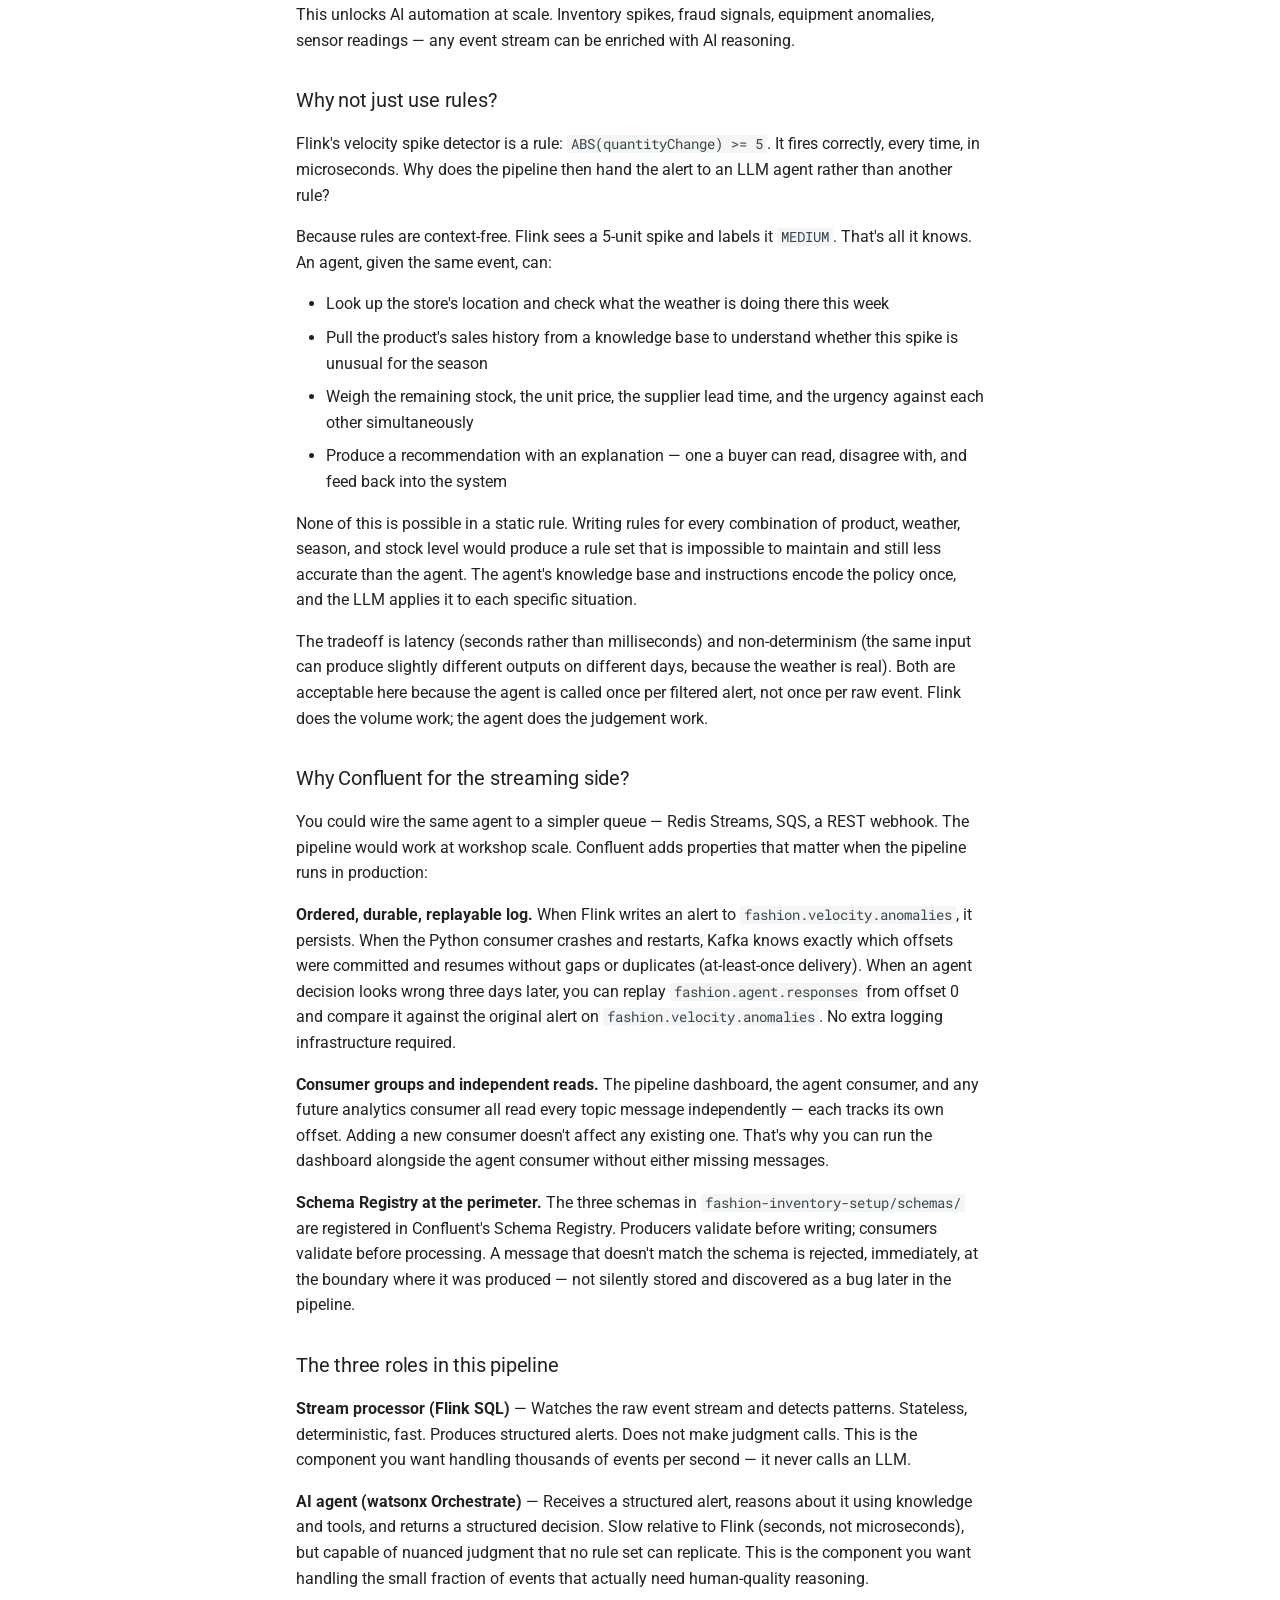
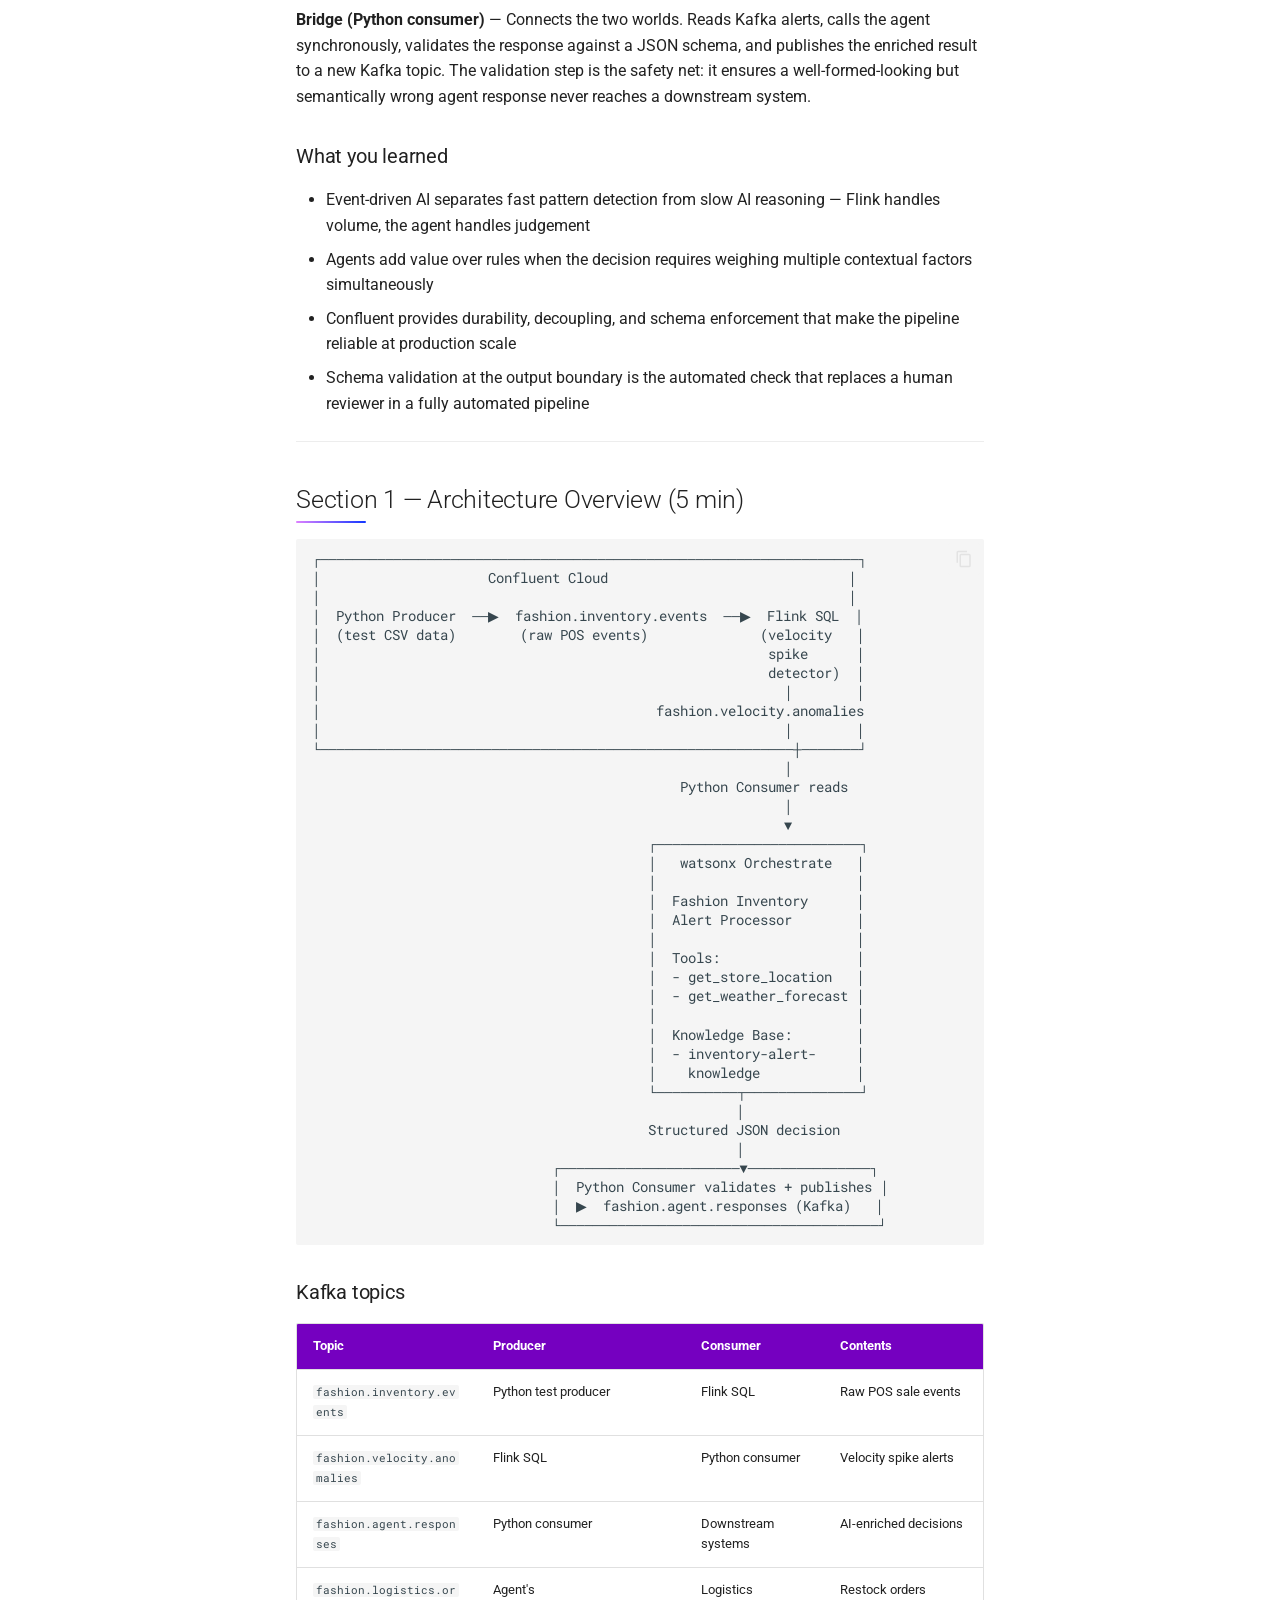
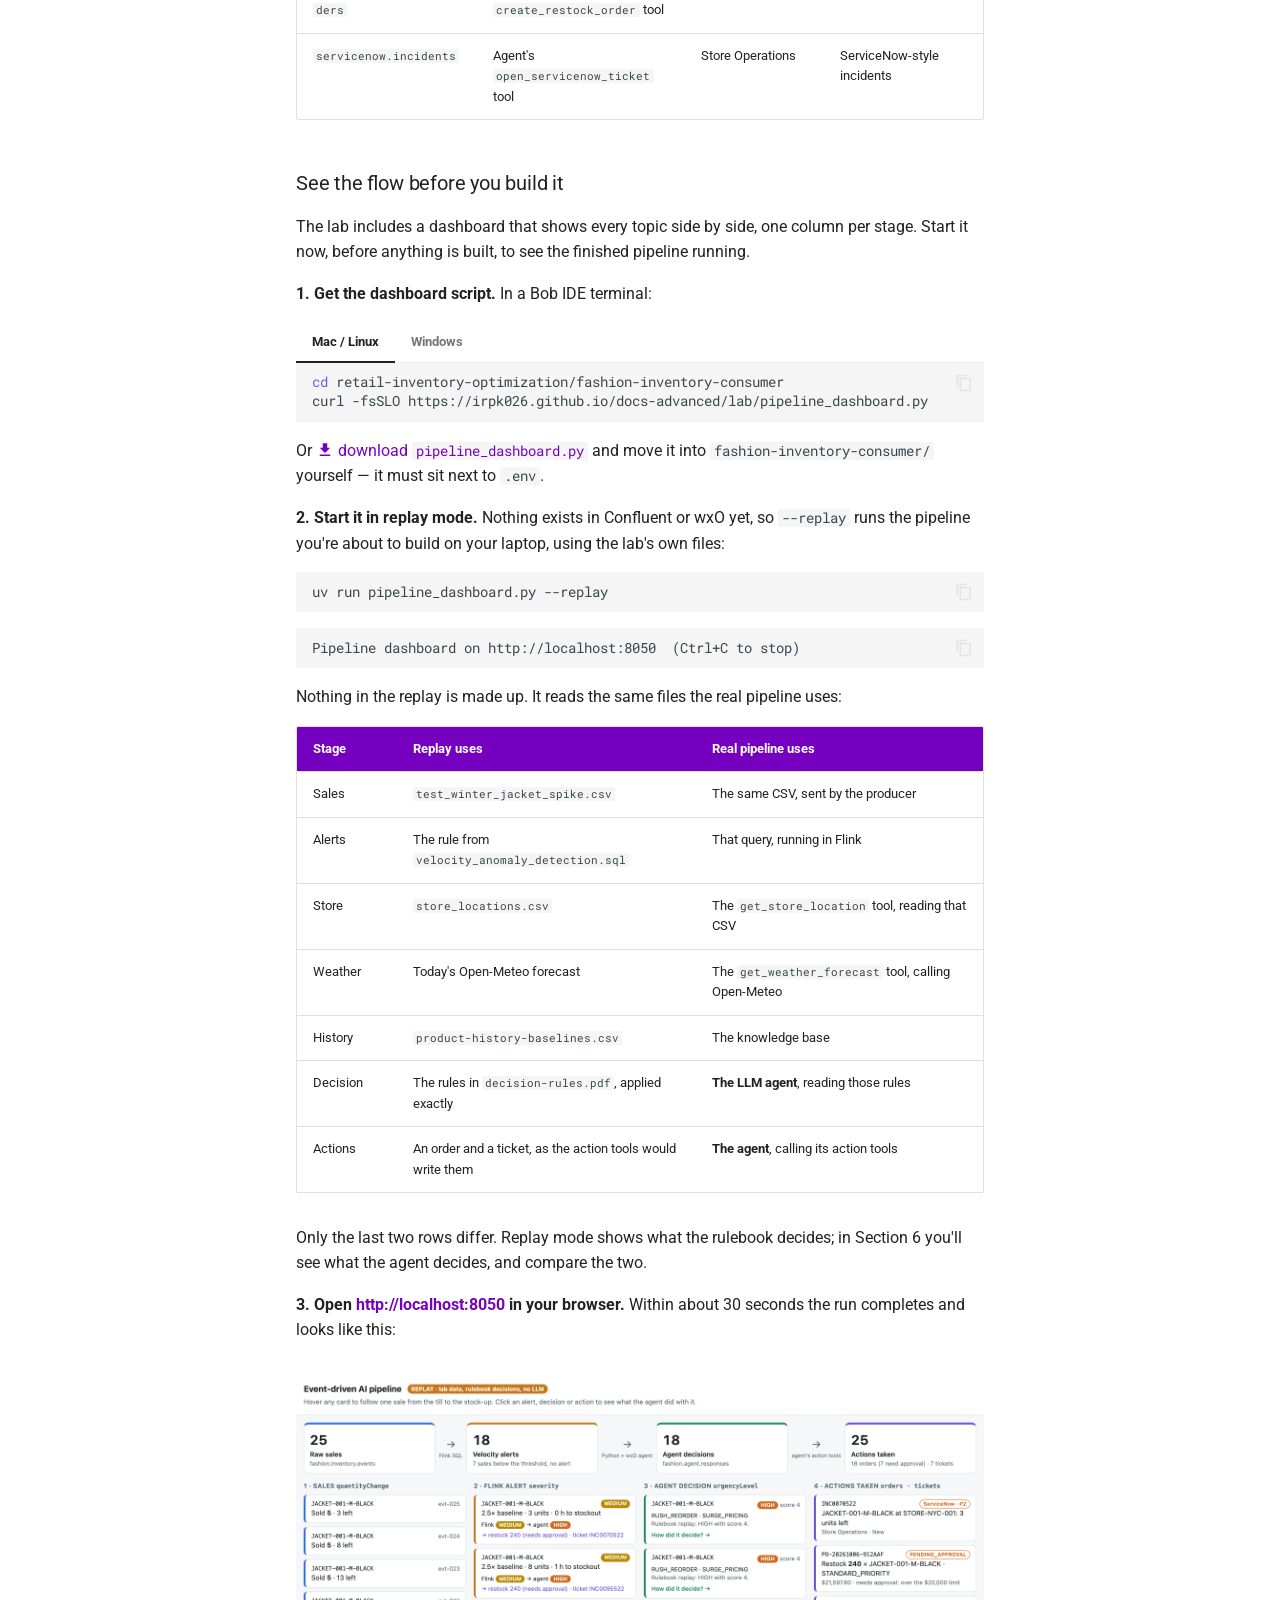
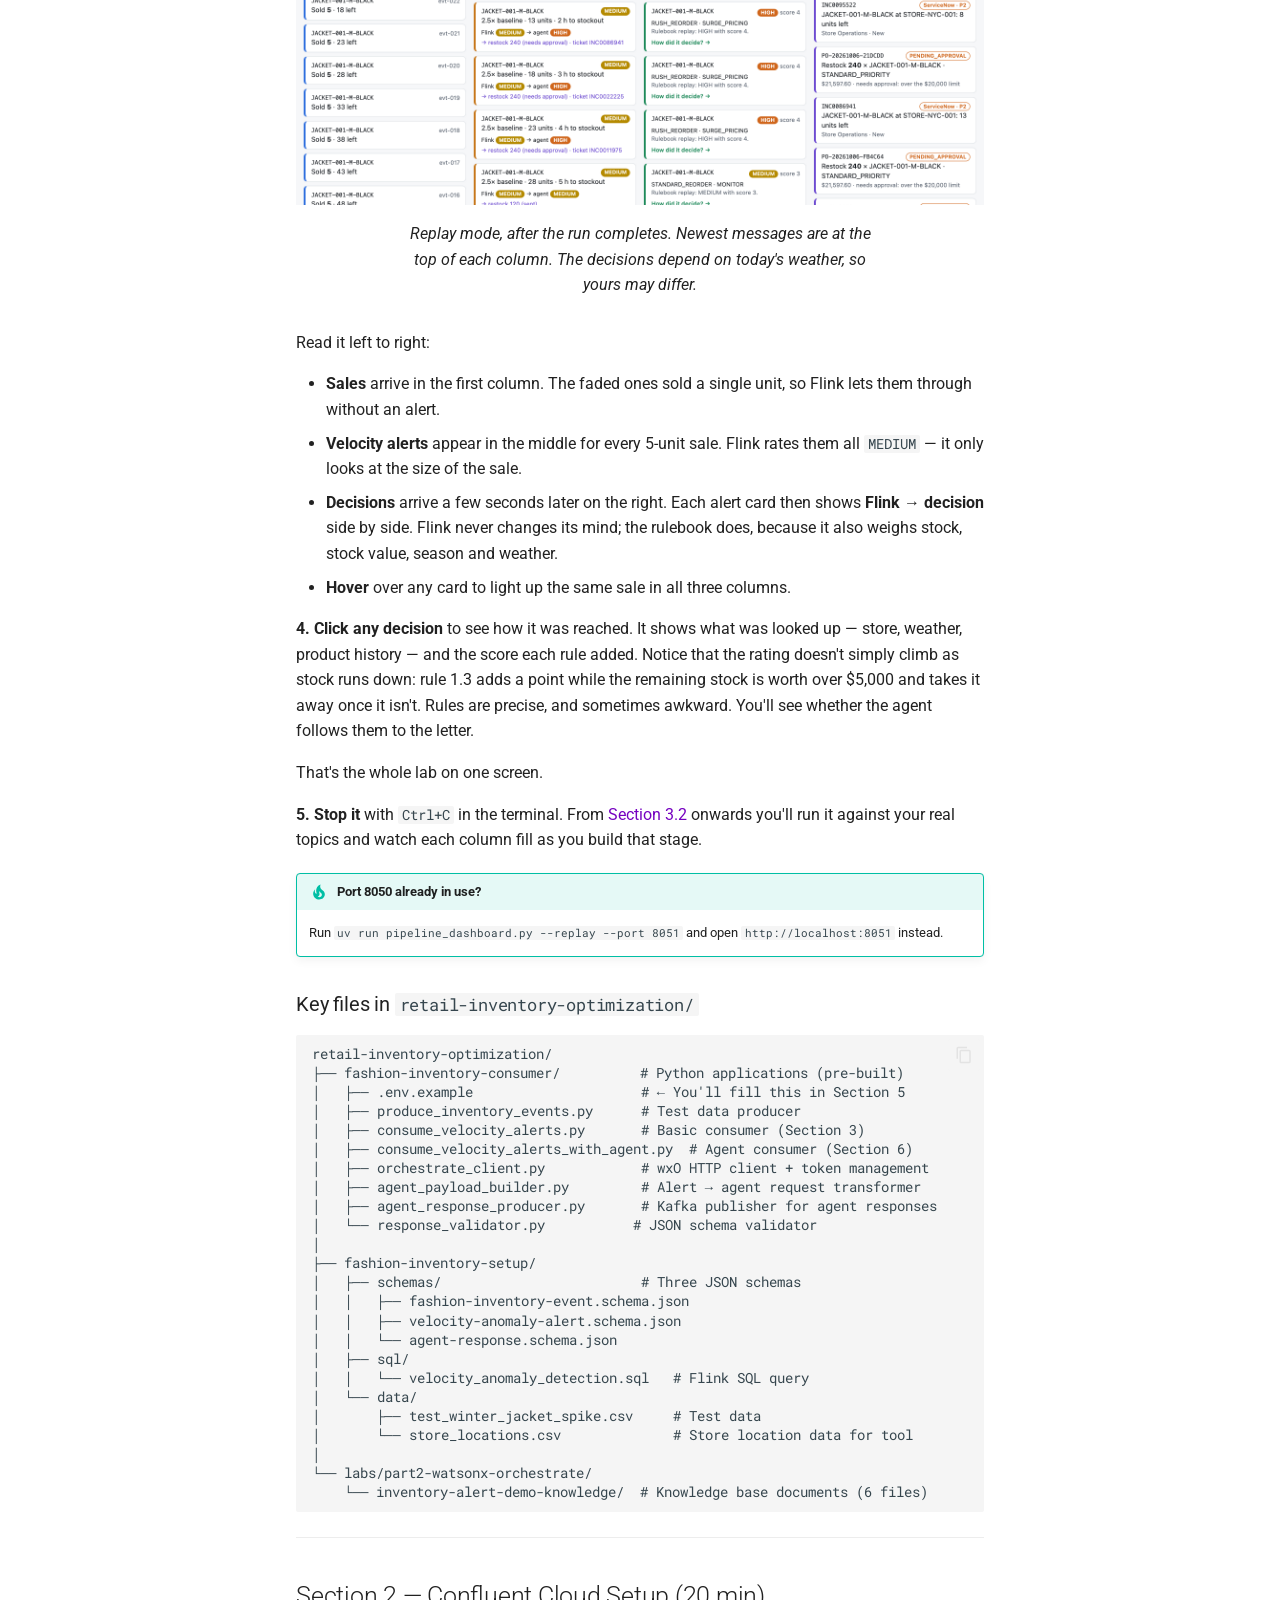
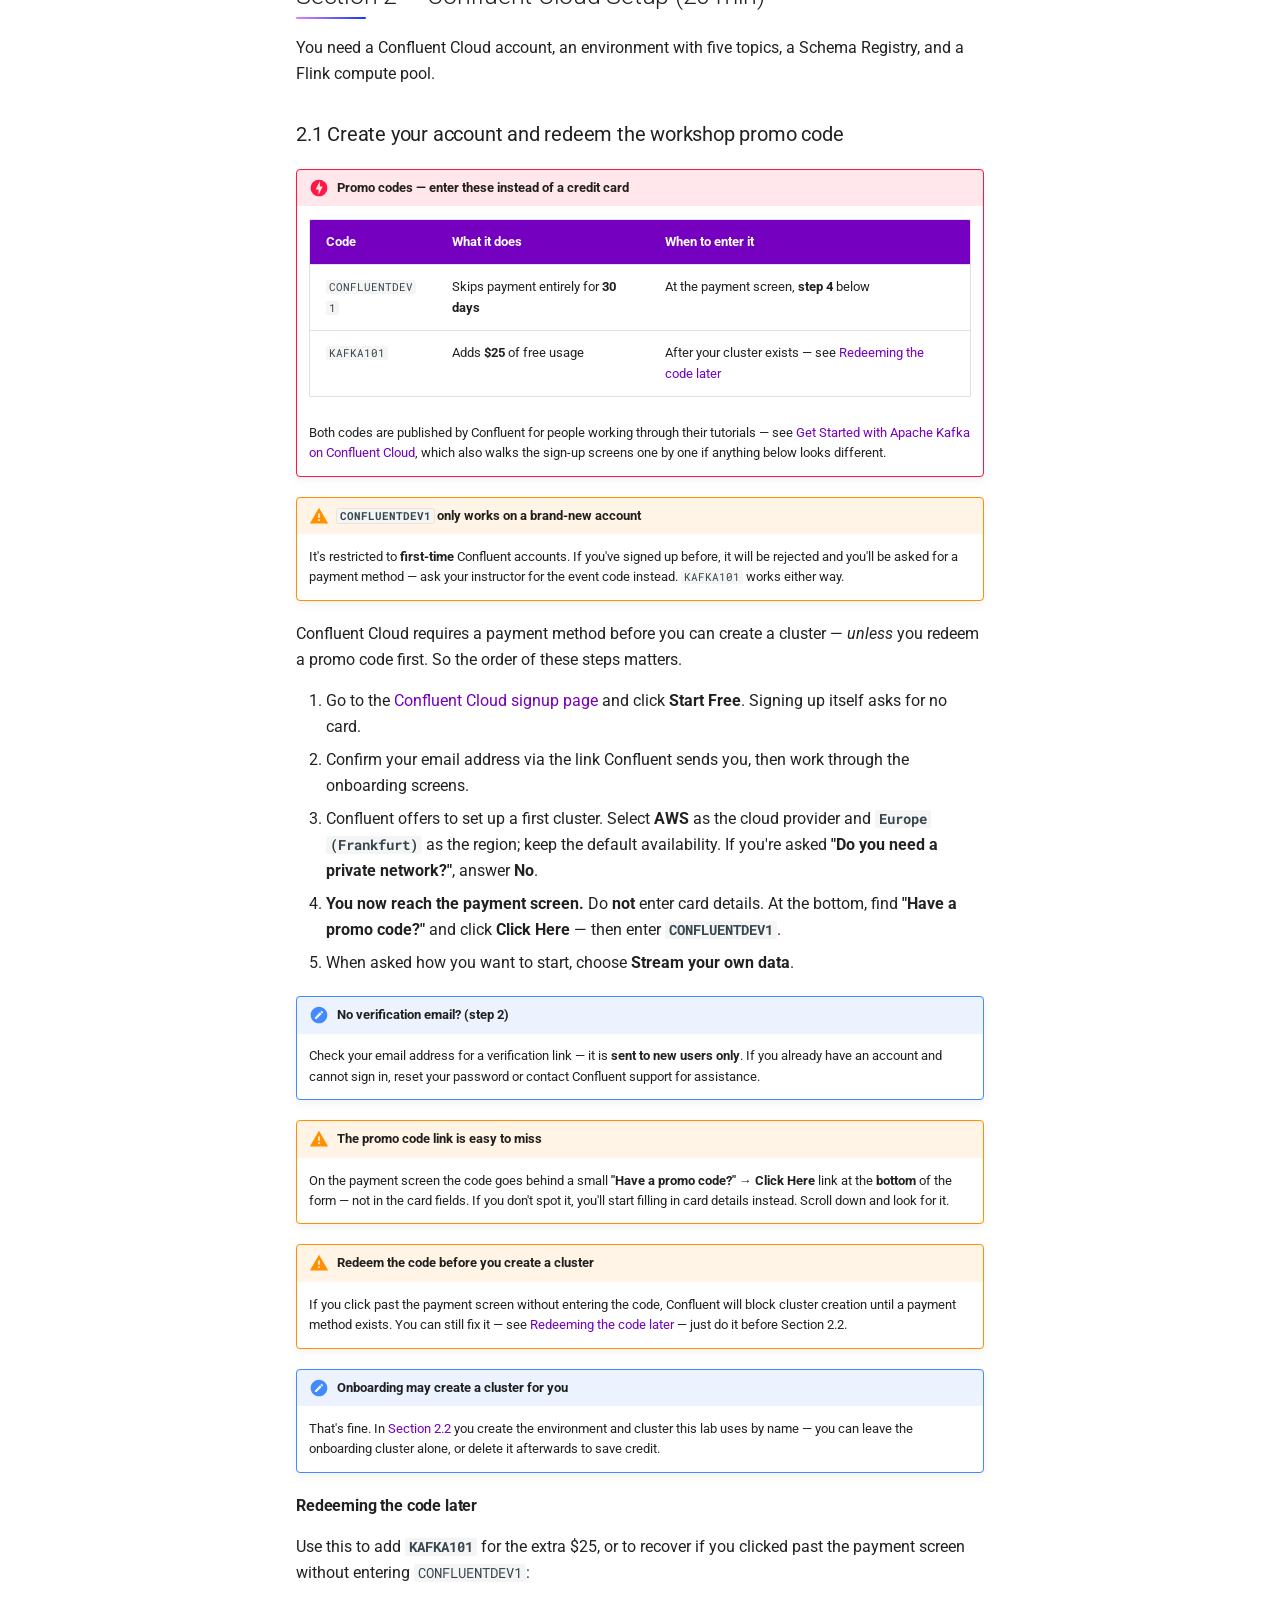
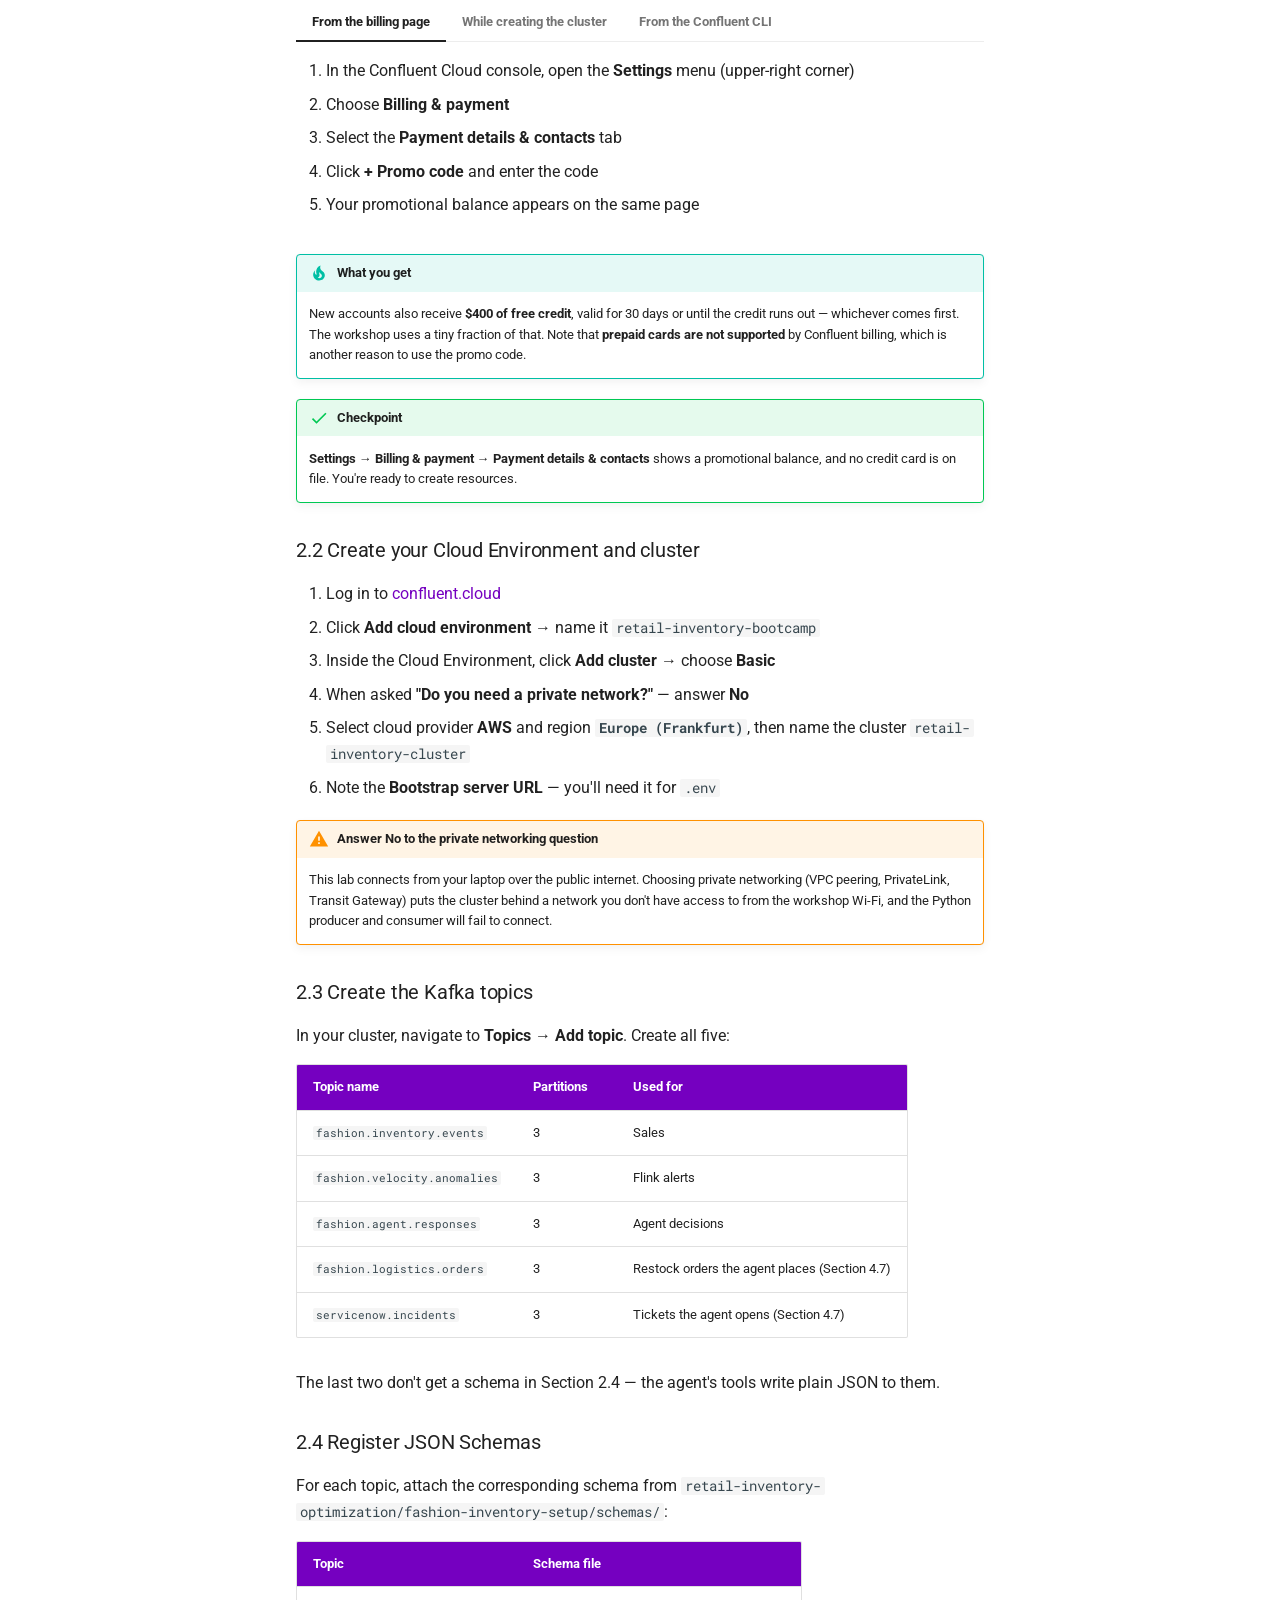
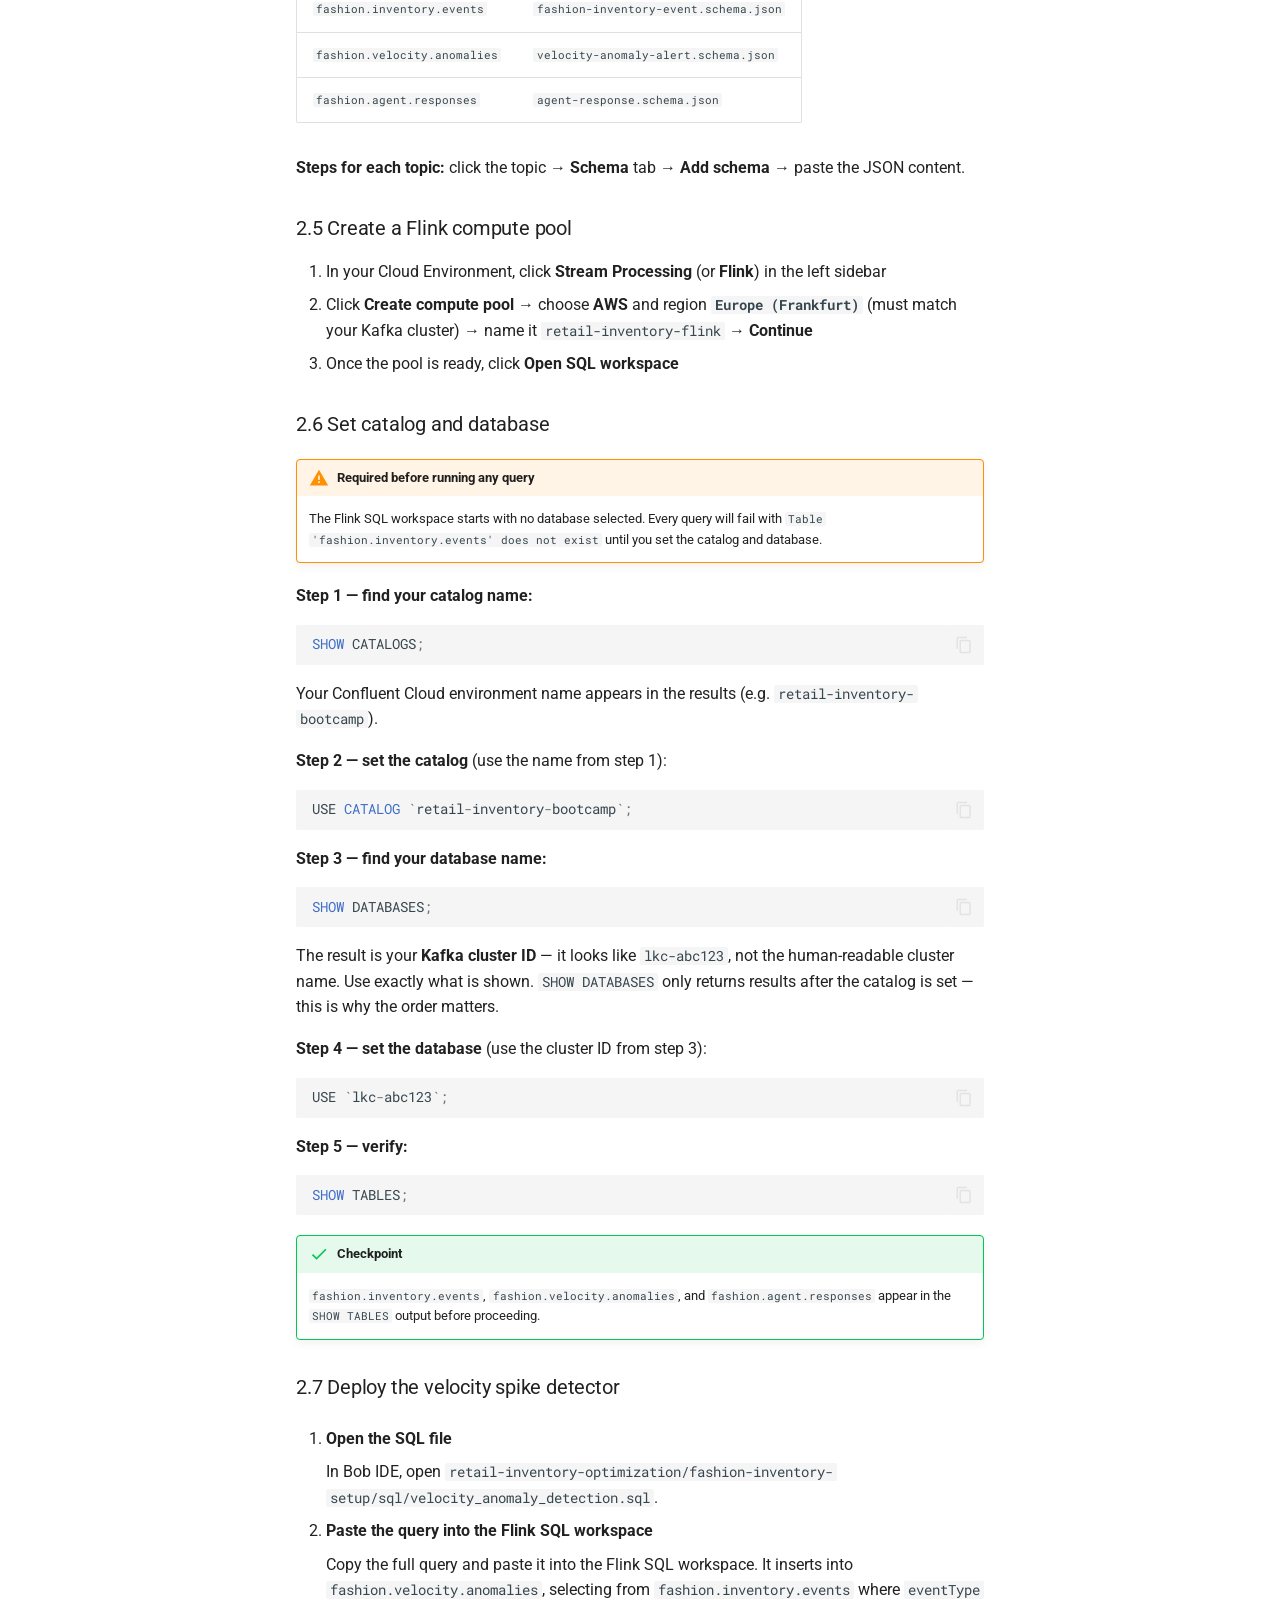
<file: lab/index.html>
<!doctype html>
<html lang="en" class="no-js">
  <head>
    
      <meta charset="utf-8">
      <meta name="viewport" content="width=device-width,initial-scale=1">
      
        <meta name="description" content="OpenSlava 2026 hands-on lab — Agentic AI, Live: Orchestrating Agents with Real-Time Data. Build an event-driven AI pipeline with Confluent Cloud, Flink SQL and IBM watsonx Orchestrate, using IBM Bob as your pair programmer.">
      
      
        <meta name="author" content="Ivor Rothwell, IBM">
      
      
        <link rel="canonical" href="https://irpk026.github.io/docs-advanced/lab/">
      
      
        <link rel="prev" href="../setup/">
      
      
        <link rel="next" href="exercises/">
      
      
        
      
      
      <link rel="icon" href="../assets/BWS_Advanced.png">
      <meta name="generator" content="mkdocs-1.6.1, mkdocs-material-9.7.7">
    
    
      
        <title>The Lab - Agentic AI, Live</title>
      
    
    
      <link rel="stylesheet" href="../assets/stylesheets/main.ec1eaa64.min.css">
      
        
        <link rel="stylesheet" href="../assets/stylesheets/palette.ab4e12ef.min.css">
      
      


    
    
      
    
    
      
        
        
        <link rel="preconnect" href="https://fonts.gstatic.com" crossorigin>
        <link rel="stylesheet" href="https://fonts.googleapis.com/css?family=Roboto:300,300i,400,400i,700,700i%7CRoboto+Mono:400,400i,700,700i&display=fallback">
        <style>:root{--md-text-font:"Roboto";--md-code-font:"Roboto Mono"}</style>
      
    
    
      <link rel="stylesheet" href="../stylesheets/openslava.css">
    
    <script>__md_scope=new URL("..",location),__md_hash=e=>[...e].reduce(((e,_)=>(e<<5)-e+_.charCodeAt(0)),0),__md_get=(e,_=localStorage,t=__md_scope)=>JSON.parse(_.getItem(t.pathname+"."+e)),__md_set=(e,_,t=localStorage,a=__md_scope)=>{try{t.setItem(a.pathname+"."+e,JSON.stringify(_))}catch(e){}}</script>
    
      

    
    
  </head>
  
  
    
    
      
    
    
    
    
    <body dir="ltr" data-md-color-scheme="default" data-md-color-primary="custom" data-md-color-accent="custom">
  
    
    <input class="md-toggle" data-md-toggle="drawer" type="checkbox" id="__drawer" autocomplete="off">
    <input class="md-toggle" data-md-toggle="search" type="checkbox" id="__search" autocomplete="off">
    <label class="md-overlay" for="__drawer"></label>
    <div data-md-component="skip">
      
        
        <a href="#event-driven-ai-agents-with-confluent-cloud" class="md-skip">
          Skip to content
        </a>
      
    </div>
    <div data-md-component="announce">
      
    </div>
    
    
      

<header class="md-header" data-md-component="header">
  <nav class="md-header__inner md-grid" aria-label="Header">
    <a href=".." title="Agentic AI, Live" class="md-header__button md-logo" aria-label="Agentic AI, Live" data-md-component="logo">
      
  <img src="../assets/BWS_Advanced.png" alt="logo">

    </a>
    <label class="md-header__button md-icon" for="__drawer">
      
      <svg xmlns="http://www.w3.org/2000/svg" viewBox="0 0 24 24"><path d="M3 6h18v2H3zm0 5h18v2H3zm0 5h18v2H3z"/></svg>
    </label>
    <div class="md-header__title" data-md-component="header-title">
      <div class="md-header__ellipsis">
        <div class="md-header__topic">
          <span class="md-ellipsis">
            Agentic AI, Live
          </span>
        </div>
        <div class="md-header__topic" data-md-component="header-topic">
          <span class="md-ellipsis">
            
              The Lab
            
          </span>
        </div>
      </div>
    </div>
    
      
        <form class="md-header__option" data-md-component="palette">
  
    
    
    
    <input class="md-option" data-md-color-media="(prefers-color-scheme: light)" data-md-color-scheme="default" data-md-color-primary="custom" data-md-color-accent="custom"  aria-label="Switch to dark mode"  type="radio" name="__palette" id="__palette_0">
    
      <label class="md-header__button md-icon" title="Switch to dark mode" for="__palette_1" hidden>
        <svg xmlns="http://www.w3.org/2000/svg" viewBox="0 0 24 24"><path d="m17.75 4.09-2.53 1.94.91 3.06-2.63-1.81-2.63 1.81.91-3.06-2.53-1.94L12.44 4l1.06-3 1.06 3zm3.5 6.91-1.64 1.25.59 1.98-1.7-1.17-1.7 1.17.59-1.98L15.75 11l2.06-.05L18.5 9l.69 1.95zm-2.28 4.95c.83-.08 1.72 1.1 1.19 1.85-.32.45-.66.87-1.08 1.27C15.17 23 8.84 23 4.94 19.07c-3.91-3.9-3.91-10.24 0-14.14.4-.4.82-.76 1.27-1.08.75-.53 1.93.36 1.85 1.19-.27 2.86.69 5.83 2.89 8.02a9.96 9.96 0 0 0 8.02 2.89m-1.64 2.02a12.08 12.08 0 0 1-7.8-3.47c-2.17-2.19-3.33-5-3.49-7.82-2.81 3.14-2.7 7.96.31 10.98 3.02 3.01 7.84 3.12 10.98.31"/></svg>
      </label>
    
  
    
    
    
    <input class="md-option" data-md-color-media="(prefers-color-scheme: dark)" data-md-color-scheme="slate" data-md-color-primary="custom" data-md-color-accent="custom"  aria-label="Switch to light mode"  type="radio" name="__palette" id="__palette_1">
    
      <label class="md-header__button md-icon" title="Switch to light mode" for="__palette_0" hidden>
        <svg xmlns="http://www.w3.org/2000/svg" viewBox="0 0 24 24"><path d="M12 7a5 5 0 0 1 5 5 5 5 0 0 1-5 5 5 5 0 0 1-5-5 5 5 0 0 1 5-5m0 2a3 3 0 0 0-3 3 3 3 0 0 0 3 3 3 3 0 0 0 3-3 3 3 0 0 0-3-3m0-7 2.39 3.42C13.65 5.15 12.84 5 12 5s-1.65.15-2.39.42zM3.34 7l4.16-.35A7.2 7.2 0 0 0 5.94 8.5c-.44.74-.69 1.5-.83 2.29zm.02 10 1.76-3.77a7.131 7.131 0 0 0 2.38 4.14zM20.65 7l-1.77 3.79a7.02 7.02 0 0 0-2.38-4.15zm-.01 10-4.14.36c.59-.51 1.12-1.14 1.54-1.86.42-.73.69-1.5.83-2.29zM12 22l-2.41-3.44c.74.27 1.55.44 2.41.44.82 0 1.63-.17 2.37-.44z"/></svg>
      </label>
    
  
</form>
      
    
    
      <script>var palette=__md_get("__palette");if(palette&&palette.color){if("(prefers-color-scheme)"===palette.color.media){var media=matchMedia("(prefers-color-scheme: light)"),input=document.querySelector(media.matches?"[data-md-color-media='(prefers-color-scheme: light)']":"[data-md-color-media='(prefers-color-scheme: dark)']");palette.color.media=input.getAttribute("data-md-color-media"),palette.color.scheme=input.getAttribute("data-md-color-scheme"),palette.color.primary=input.getAttribute("data-md-color-primary"),palette.color.accent=input.getAttribute("data-md-color-accent")}for(var[key,value]of Object.entries(palette.color))document.body.setAttribute("data-md-color-"+key,value)}</script>
    
    
    
      
      
        <label class="md-header__button md-icon" for="__search">
          
          <svg xmlns="http://www.w3.org/2000/svg" viewBox="0 0 24 24"><path d="M9.5 3A6.5 6.5 0 0 1 16 9.5c0 1.61-.59 3.09-1.56 4.23l.27.27h.79l5 5-1.5 1.5-5-5v-.79l-.27-.27A6.52 6.52 0 0 1 9.5 16 6.5 6.5 0 0 1 3 9.5 6.5 6.5 0 0 1 9.5 3m0 2C7 5 5 7 5 9.5S7 14 9.5 14 14 12 14 9.5 12 5 9.5 5"/></svg>
        </label>
        <div class="md-search" data-md-component="search" role="dialog">
  <label class="md-search__overlay" for="__search"></label>
  <div class="md-search__inner" role="search">
    <form class="md-search__form" name="search">
      <input type="text" class="md-search__input" name="query" aria-label="Search" placeholder="Search" autocapitalize="off" autocorrect="off" autocomplete="off" spellcheck="false" data-md-component="search-query" required>
      <label class="md-search__icon md-icon" for="__search">
        
        <svg xmlns="http://www.w3.org/2000/svg" viewBox="0 0 24 24"><path d="M9.5 3A6.5 6.5 0 0 1 16 9.5c0 1.61-.59 3.09-1.56 4.23l.27.27h.79l5 5-1.5 1.5-5-5v-.79l-.27-.27A6.52 6.52 0 0 1 9.5 16 6.5 6.5 0 0 1 3 9.5 6.5 6.5 0 0 1 9.5 3m0 2C7 5 5 7 5 9.5S7 14 9.5 14 14 12 14 9.5 12 5 9.5 5"/></svg>
        
        <svg xmlns="http://www.w3.org/2000/svg" viewBox="0 0 24 24"><path d="M20 11v2H8l5.5 5.5-1.42 1.42L4.16 12l7.92-7.92L13.5 5.5 8 11z"/></svg>
      </label>
      <nav class="md-search__options" aria-label="Search">
        
        <button type="reset" class="md-search__icon md-icon" title="Clear" aria-label="Clear" tabindex="-1">
          
          <svg xmlns="http://www.w3.org/2000/svg" viewBox="0 0 24 24"><path d="M19 6.41 17.59 5 12 10.59 6.41 5 5 6.41 10.59 12 5 17.59 6.41 19 12 13.41 17.59 19 19 17.59 13.41 12z"/></svg>
        </button>
      </nav>
      
        <div class="md-search__suggest" data-md-component="search-suggest"></div>
      
    </form>
    <div class="md-search__output">
      <div class="md-search__scrollwrap" tabindex="0" data-md-scrollfix>
        <div class="md-search-result" data-md-component="search-result">
          <div class="md-search-result__meta">
            Initializing search
          </div>
          <ol class="md-search-result__list" role="presentation"></ol>
        </div>
      </div>
    </div>
  </div>
</div>
      
    
    
  </nav>
  
</header>
    
    <div class="md-container" data-md-component="container">
      
      
        
          
            
<nav class="md-tabs" aria-label="Tabs" data-md-component="tabs">
  <div class="md-grid">
    <ul class="md-tabs__list">
      
        
  
  
  
  
    <li class="md-tabs__item">
      <a href=".." class="md-tabs__link">
        
  
  
    
  
  Home

      </a>
    </li>
  

      
        
  
  
  
  
    <li class="md-tabs__item">
      <a href="../before-you-arrive/" class="md-tabs__link">
        
  
  
    
  
  Before You Arrive

      </a>
    </li>
  

      
        
  
  
  
  
    <li class="md-tabs__item">
      <a href="../setup/" class="md-tabs__link">
        
  
  
    
  
  Setup

      </a>
    </li>
  

      
        
  
  
  
    
  
  
    <li class="md-tabs__item md-tabs__item--active">
      <a href="./" class="md-tabs__link">
        
  
  
    
  
  The Lab

      </a>
    </li>
  

      
        
  
  
  
  
    <li class="md-tabs__item">
      <a href="exercises/" class="md-tabs__link">
        
  
  
    
  
  Stretch Exercises

      </a>
    </li>
  

      
    </ul>
  </div>
</nav>
          
        
      
      <main class="md-main" data-md-component="main">
        <div class="md-main__inner md-grid">
          
            
              
              <div class="md-sidebar md-sidebar--primary" data-md-component="sidebar" data-md-type="navigation" >
                <div class="md-sidebar__scrollwrap">
                  <div class="md-sidebar__inner">
                    


  


<nav class="md-nav md-nav--primary md-nav--lifted" aria-label="Navigation" data-md-level="0">
  <label class="md-nav__title" for="__drawer">
    <a href=".." title="Agentic AI, Live" class="md-nav__button md-logo" aria-label="Agentic AI, Live" data-md-component="logo">
      
  <img src="../assets/BWS_Advanced.png" alt="logo">

    </a>
    Agentic AI, Live
  </label>
  
  <ul class="md-nav__list" data-md-scrollfix>
    
      
      
  
  
  
  
    <li class="md-nav__item">
      <a href=".." class="md-nav__link">
        
  
  
  <span class="md-ellipsis">
    
  
    Home
  

    
  </span>
  
  

      </a>
    </li>
  

    
      
      
  
  
  
  
    <li class="md-nav__item">
      <a href="../before-you-arrive/" class="md-nav__link">
        
  
  
  <span class="md-ellipsis">
    
  
    Before You Arrive
  

    
  </span>
  
  

      </a>
    </li>
  

    
      
      
  
  
  
  
    <li class="md-nav__item">
      <a href="../setup/" class="md-nav__link">
        
  
  
  <span class="md-ellipsis">
    
  
    Setup
  

    
  </span>
  
  

      </a>
    </li>
  

    
      
      
  
  
    
  
  
  
    <li class="md-nav__item md-nav__item--active">
      
      <input class="md-nav__toggle md-toggle" type="checkbox" id="__toc">
      
      
        
      
      
        <label class="md-nav__link md-nav__link--active" for="__toc">
          
  
  
  <span class="md-ellipsis">
    
  
    The Lab
  

    
  </span>
  
  

          <span class="md-nav__icon md-icon"></span>
        </label>
      
      <a href="./" class="md-nav__link md-nav__link--active">
        
  
  
  <span class="md-ellipsis">
    
  
    The Lab
  

    
  </span>
  
  

      </a>
      
        

<nav class="md-nav md-nav--secondary" aria-label="Table of contents">
  
  
  
    
  
  
    <label class="md-nav__title" for="__toc">
      <span class="md-nav__icon md-icon"></span>
      Table of contents
    </label>
    <ul class="md-nav__list" data-md-component="toc" data-md-scrollfix>
      
        <li class="md-nav__item">
  <a href="#before-you-start" class="md-nav__link">
    <span class="md-ellipsis">
      
        Before you start
      
    </span>
  </a>
  
    <nav class="md-nav" aria-label="Before you start">
      <ul class="md-nav__list">
        
          <li class="md-nav__item">
  <a href="#install-the-lab-dependencies" class="md-nav__link">
    <span class="md-ellipsis">
      
        Install the lab dependencies
      
    </span>
  </a>
  
</li>
        
          <li class="md-nav__item">
  <a href="#create-your-env-file" class="md-nav__link">
    <span class="md-ellipsis">
      
        Create your .env file
      
    </span>
  </a>
  
</li>
        
      </ul>
    </nav>
  
</li>
      
        <li class="md-nav__item">
  <a href="#overview" class="md-nav__link">
    <span class="md-ellipsis">
      
        Overview
      
    </span>
  </a>
  
    <nav class="md-nav" aria-label="Overview">
      <ul class="md-nav__list">
        
          <li class="md-nav__item">
  <a href="#what-youll-build" class="md-nav__link">
    <span class="md-ellipsis">
      
        What You'll Build
      
    </span>
  </a>
  
</li>
        
          <li class="md-nav__item">
  <a href="#why-this-pattern-matters" class="md-nav__link">
    <span class="md-ellipsis">
      
        Why This Pattern Matters
      
    </span>
  </a>
  
</li>
        
      </ul>
    </nav>
  
</li>
      
        <li class="md-nav__item">
  <a href="#using-bob-for-this-lab" class="md-nav__link">
    <span class="md-ellipsis">
      
        Using Bob for this lab
      
    </span>
  </a>
  
</li>
      
        <li class="md-nav__item">
  <a href="#section-0-what-is-event-driven-ai-5-min" class="md-nav__link">
    <span class="md-ellipsis">
      
        Section 0 — What is Event-Driven AI? (5 min)
      
    </span>
  </a>
  
    <nav class="md-nav" aria-label="Section 0 — What is Event-Driven AI? (5 min)">
      <ul class="md-nav__list">
        
          <li class="md-nav__item">
  <a href="#the-pattern" class="md-nav__link">
    <span class="md-ellipsis">
      
        The pattern
      
    </span>
  </a>
  
</li>
        
          <li class="md-nav__item">
  <a href="#why-not-just-use-rules" class="md-nav__link">
    <span class="md-ellipsis">
      
        Why not just use rules?
      
    </span>
  </a>
  
</li>
        
          <li class="md-nav__item">
  <a href="#why-confluent-for-the-streaming-side" class="md-nav__link">
    <span class="md-ellipsis">
      
        Why Confluent for the streaming side?
      
    </span>
  </a>
  
</li>
        
          <li class="md-nav__item">
  <a href="#the-three-roles-in-this-pipeline" class="md-nav__link">
    <span class="md-ellipsis">
      
        The three roles in this pipeline
      
    </span>
  </a>
  
</li>
        
          <li class="md-nav__item">
  <a href="#what-you-learned" class="md-nav__link">
    <span class="md-ellipsis">
      
        What you learned
      
    </span>
  </a>
  
</li>
        
      </ul>
    </nav>
  
</li>
      
        <li class="md-nav__item">
  <a href="#section-1-architecture-overview-5-min" class="md-nav__link">
    <span class="md-ellipsis">
      
        Section 1 — Architecture Overview (5 min)
      
    </span>
  </a>
  
    <nav class="md-nav" aria-label="Section 1 — Architecture Overview (5 min)">
      <ul class="md-nav__list">
        
          <li class="md-nav__item">
  <a href="#kafka-topics" class="md-nav__link">
    <span class="md-ellipsis">
      
        Kafka topics
      
    </span>
  </a>
  
</li>
        
          <li class="md-nav__item">
  <a href="#see-the-flow-before-you-build-it" class="md-nav__link">
    <span class="md-ellipsis">
      
        See the flow before you build it
      
    </span>
  </a>
  
</li>
        
          <li class="md-nav__item">
  <a href="#key-files-in-retail-inventory-optimization" class="md-nav__link">
    <span class="md-ellipsis">
      
        Key files in retail-inventory-optimization/
      
    </span>
  </a>
  
</li>
        
      </ul>
    </nav>
  
</li>
      
        <li class="md-nav__item">
  <a href="#section-2-confluent-cloud-setup-20-min" class="md-nav__link">
    <span class="md-ellipsis">
      
        Section 2 — Confluent Cloud Setup (20 min)
      
    </span>
  </a>
  
    <nav class="md-nav" aria-label="Section 2 — Confluent Cloud Setup (20 min)">
      <ul class="md-nav__list">
        
          <li class="md-nav__item">
  <a href="#21-create-your-account-and-redeem-the-workshop-promo-code" class="md-nav__link">
    <span class="md-ellipsis">
      
        2.1 Create your account and redeem the workshop promo code
      
    </span>
  </a>
  
</li>
        
          <li class="md-nav__item">
  <a href="#22-create-your-cloud-environment-and-cluster" class="md-nav__link">
    <span class="md-ellipsis">
      
        2.2 Create your Cloud Environment and cluster
      
    </span>
  </a>
  
</li>
        
          <li class="md-nav__item">
  <a href="#23-create-the-kafka-topics" class="md-nav__link">
    <span class="md-ellipsis">
      
        2.3 Create the Kafka topics
      
    </span>
  </a>
  
</li>
        
          <li class="md-nav__item">
  <a href="#24-register-json-schemas" class="md-nav__link">
    <span class="md-ellipsis">
      
        2.4 Register JSON Schemas
      
    </span>
  </a>
  
</li>
        
          <li class="md-nav__item">
  <a href="#25-create-a-flink-compute-pool" class="md-nav__link">
    <span class="md-ellipsis">
      
        2.5 Create a Flink compute pool
      
    </span>
  </a>
  
</li>
        
          <li class="md-nav__item">
  <a href="#26-set-catalog-and-database" class="md-nav__link">
    <span class="md-ellipsis">
      
        2.6 Set catalog and database
      
    </span>
  </a>
  
</li>
        
          <li class="md-nav__item">
  <a href="#27-deploy-the-velocity-spike-detector" class="md-nav__link">
    <span class="md-ellipsis">
      
        2.7 Deploy the velocity spike detector
      
    </span>
  </a>
  
</li>
        
          <li class="md-nav__item">
  <a href="#28-generate-api-keys" class="md-nav__link">
    <span class="md-ellipsis">
      
        2.8 Generate API keys
      
    </span>
  </a>
  
</li>
        
          <li class="md-nav__item">
  <a href="#what-you-learned_1" class="md-nav__link">
    <span class="md-ellipsis">
      
        What you learned
      
    </span>
  </a>
  
</li>
        
      </ul>
    </nav>
  
</li>
      
        <li class="md-nav__item">
  <a href="#section-3-test-the-velocity-detection-pipeline-10-min" class="md-nav__link">
    <span class="md-ellipsis">
      
        Section 3 — Test the Velocity Detection Pipeline (10 min)
      
    </span>
  </a>
  
    <nav class="md-nav" aria-label="Section 3 — Test the Velocity Detection Pipeline (10 min)">
      <ul class="md-nav__list">
        
          <li class="md-nav__item">
  <a href="#31-fill-in-your-confluent-credentials" class="md-nav__link">
    <span class="md-ellipsis">
      
        3.1 Fill in your Confluent credentials
      
    </span>
  </a>
  
</li>
        
          <li class="md-nav__item">
  <a href="#32-start-the-live-dashboard" class="md-nav__link">
    <span class="md-ellipsis">
      
        3.2 Start the live dashboard
      
    </span>
  </a>
  
</li>
        
          <li class="md-nav__item">
  <a href="#33-run-the-test-producer" class="md-nav__link">
    <span class="md-ellipsis">
      
        3.3 Run the test producer
      
    </span>
  </a>
  
</li>
        
          <li class="md-nav__item">
  <a href="#34-run-the-basic-consumer-to-verify-alerts" class="md-nav__link">
    <span class="md-ellipsis">
      
        3.4 Run the basic consumer to verify alerts
      
    </span>
  </a>
  
</li>
        
          <li class="md-nav__item">
  <a href="#what-you-learned_2" class="md-nav__link">
    <span class="md-ellipsis">
      
        What you learned
      
    </span>
  </a>
  
</li>
        
      </ul>
    </nav>
  
</li>
      
        <li class="md-nav__item">
  <a href="#section-4-create-the-ai-agent-using-bob-40-min" class="md-nav__link">
    <span class="md-ellipsis">
      
        Section 4 — Create the AI Agent Using Bob (40 min)
      
    </span>
  </a>
  
    <nav class="md-nav" aria-label="Section 4 — Create the AI Agent Using Bob (40 min)">
      <ul class="md-nav__list">
        
          <li class="md-nav__item">
  <a href="#41-create-the-store-location-lookup-tool" class="md-nav__link">
    <span class="md-ellipsis">
      
        4.1 Create the Store Location Lookup Tool
      
    </span>
  </a>
  
</li>
        
          <li class="md-nav__item">
  <a href="#42-create-the-weather-forecast-tool" class="md-nav__link">
    <span class="md-ellipsis">
      
        4.2 Create the Weather Forecast Tool
      
    </span>
  </a>
  
</li>
        
          <li class="md-nav__item">
  <a href="#43-verify-both-tools-are-imported" class="md-nav__link">
    <span class="md-ellipsis">
      
        4.3 Verify both tools are imported
      
    </span>
  </a>
  
</li>
        
          <li class="md-nav__item">
  <a href="#44-create-the-knowledge-base" class="md-nav__link">
    <span class="md-ellipsis">
      
        4.4 Create the Knowledge Base
      
    </span>
  </a>
  
</li>
        
          <li class="md-nav__item">
  <a href="#45-create-the-agent" class="md-nav__link">
    <span class="md-ellipsis">
      
        4.5 Create the Agent
      
    </span>
  </a>
  
</li>
        
          <li class="md-nav__item">
  <a href="#46-get-the-agent-id" class="md-nav__link">
    <span class="md-ellipsis">
      
        4.6 Get the Agent ID
      
    </span>
  </a>
  
</li>
        
          <li class="md-nav__item">
  <a href="#47-give-the-agent-hands-action-tools" class="md-nav__link">
    <span class="md-ellipsis">
      
        4.7 Give the agent hands: action tools
      
    </span>
  </a>
  
</li>
        
          <li class="md-nav__item">
  <a href="#48-watch-the-agent-work" class="md-nav__link">
    <span class="md-ellipsis">
      
        4.8 Watch the agent work
      
    </span>
  </a>
  
</li>
        
          <li class="md-nav__item">
  <a href="#what-you-learned_3" class="md-nav__link">
    <span class="md-ellipsis">
      
        What you learned
      
    </span>
  </a>
  
</li>
        
      </ul>
    </nav>
  
</li>
      
        <li class="md-nav__item">
  <a href="#section-5-configure-the-python-consumer-5-min" class="md-nav__link">
    <span class="md-ellipsis">
      
        Section 5 — Configure the Python Consumer (5 min)
      
    </span>
  </a>
  
    <nav class="md-nav" aria-label="Section 5 — Configure the Python Consumer (5 min)">
      <ul class="md-nav__list">
        
          <li class="md-nav__item">
  <a href="#51-add-the-watsonx-orchestrate-credentials-to-env" class="md-nav__link">
    <span class="md-ellipsis">
      
        5.1 Add the watsonx Orchestrate credentials to .env
      
    </span>
  </a>
  
</li>
        
          <li class="md-nav__item">
  <a href="#52-how-the-consumer-uses-these-credentials" class="md-nav__link">
    <span class="md-ellipsis">
      
        5.2 How the consumer uses these credentials
      
    </span>
  </a>
  
</li>
        
          <li class="md-nav__item">
  <a href="#what-you-learned_4" class="md-nav__link">
    <span class="md-ellipsis">
      
        What you learned
      
    </span>
  </a>
  
</li>
        
      </ul>
    </nav>
  
</li>
      
        <li class="md-nav__item">
  <a href="#section-6-run-the-end-to-end-pipeline-10-min" class="md-nav__link">
    <span class="md-ellipsis">
      
        Section 6 — Run the End-to-End Pipeline (10 min)
      
    </span>
  </a>
  
    <nav class="md-nav" aria-label="Section 6 — Run the End-to-End Pipeline (10 min)">
      <ul class="md-nav__list">
        
          <li class="md-nav__item">
  <a href="#61-start-the-agent-enabled-consumer" class="md-nav__link">
    <span class="md-ellipsis">
      
        6.1 Start the agent-enabled consumer
      
    </span>
  </a>
  
</li>
        
          <li class="md-nav__item">
  <a href="#62-in-terminal-3-run-the-test-producer" class="md-nav__link">
    <span class="md-ellipsis">
      
        6.2 In terminal 3, run the test producer
      
    </span>
  </a>
  
</li>
        
          <li class="md-nav__item">
  <a href="#63-expected-log-output" class="md-nav__link">
    <span class="md-ellipsis">
      
        6.3 Expected log output
      
    </span>
  </a>
  
</li>
        
          <li class="md-nav__item">
  <a href="#64-watch-the-agent-on-the-dashboard" class="md-nav__link">
    <span class="md-ellipsis">
      
        6.4 Watch the agent on the dashboard
      
    </span>
  </a>
  
</li>
        
          <li class="md-nav__item">
  <a href="#65-verify-in-confluent-cloud" class="md-nav__link">
    <span class="md-ellipsis">
      
        6.5 Verify in Confluent Cloud
      
    </span>
  </a>
  
</li>
        
          <li class="md-nav__item">
  <a href="#what-you-learned_5" class="md-nav__link">
    <span class="md-ellipsis">
      
        What you learned
      
    </span>
  </a>
  
</li>
        
      </ul>
    </nav>
  
</li>
      
        <li class="md-nav__item">
  <a href="#section-7-understand-what-happened-10-min" class="md-nav__link">
    <span class="md-ellipsis">
      
        Section 7 — Understand What Happened (10 min)
      
    </span>
  </a>
  
    <nav class="md-nav" aria-label="Section 7 — Understand What Happened (10 min)">
      <ul class="md-nav__list">
        
          <li class="md-nav__item">
  <a href="#71-alert-agent-request-transformation" class="md-nav__link">
    <span class="md-ellipsis">
      
        7.1 Alert → Agent request transformation
      
    </span>
  </a>
  
</li>
        
          <li class="md-nav__item">
  <a href="#72-token-management-and-response-parsing" class="md-nav__link">
    <span class="md-ellipsis">
      
        7.2 Token management and response parsing
      
    </span>
  </a>
  
</li>
        
          <li class="md-nav__item">
  <a href="#73-schema-validation" class="md-nav__link">
    <span class="md-ellipsis">
      
        7.3 Schema validation
      
    </span>
  </a>
  
</li>
        
          <li class="md-nav__item">
  <a href="#74-manual-offset-commit-pattern" class="md-nav__link">
    <span class="md-ellipsis">
      
        7.4 Manual offset commit pattern
      
    </span>
  </a>
  
</li>
        
          <li class="md-nav__item">
  <a href="#75-the-agent-response-schema" class="md-nav__link">
    <span class="md-ellipsis">
      
        7.5 The agent response schema
      
    </span>
  </a>
  
</li>
        
          <li class="md-nav__item">
  <a href="#what-you-learned_6" class="md-nav__link">
    <span class="md-ellipsis">
      
        What you learned
      
    </span>
  </a>
  
</li>
        
      </ul>
    </nav>
  
</li>
      
        <li class="md-nav__item">
  <a href="#troubleshooting" class="md-nav__link">
    <span class="md-ellipsis">
      
        Troubleshooting
      
    </span>
  </a>
  
    <nav class="md-nav" aria-label="Troubleshooting">
      <ul class="md-nav__list">
        
          <li class="md-nav__item">
  <a href="#authentication-errors-401-unauthorized" class="md-nav__link">
    <span class="md-ellipsis">
      
        Authentication errors (401 Unauthorized)
      
    </span>
  </a>
  
</li>
        
          <li class="md-nav__item">
  <a href="#schema-validation-failures" class="md-nav__link">
    <span class="md-ellipsis">
      
        Schema validation failures
      
    </span>
  </a>
  
</li>
        
          <li class="md-nav__item">
  <a href="#confluent-connection-errors" class="md-nav__link">
    <span class="md-ellipsis">
      
        Confluent connection errors
      
    </span>
  </a>
  
</li>
        
          <li class="md-nav__item">
  <a href="#flink-sql-produces-no-output" class="md-nav__link">
    <span class="md-ellipsis">
      
        Flink SQL produces no output
      
    </span>
  </a>
  
</li>
        
      </ul>
    </nav>
  
</li>
      
        <li class="md-nav__item">
  <a href="#check-your-setup" class="md-nav__link">
    <span class="md-ellipsis">
      
        Check your setup
      
    </span>
  </a>
  
    <nav class="md-nav" aria-label="Check your setup">
      <ul class="md-nav__list">
        
          <li class="md-nav__item">
  <a href="#full-preflight-check" class="md-nav__link">
    <span class="md-ellipsis">
      
        Full preflight check
      
    </span>
  </a>
  
</li>
        
          <li class="md-nav__item">
  <a href="#watsonx-orchestrate-only" class="md-nav__link">
    <span class="md-ellipsis">
      
        watsonx Orchestrate only
      
    </span>
  </a>
  
</li>
        
      </ul>
    </nav>
  
</li>
      
        <li class="md-nav__item">
  <a href="#key-commands-reference" class="md-nav__link">
    <span class="md-ellipsis">
      
        Key Commands Reference
      
    </span>
  </a>
  
</li>
      
        <li class="md-nav__item">
  <a href="#reference-links" class="md-nav__link">
    <span class="md-ellipsis">
      
        Reference Links
      
    </span>
  </a>
  
</li>
      
    </ul>
  
</nav>
      
    </li>
  

    
      
      
  
  
  
  
    <li class="md-nav__item">
      <a href="exercises/" class="md-nav__link">
        
  
  
  <span class="md-ellipsis">
    
  
    Stretch Exercises
  

    
  </span>
  
  

      </a>
    </li>
  

    
  </ul>
</nav>
                  </div>
                </div>
              </div>
            
            
              
              <div class="md-sidebar md-sidebar--secondary" data-md-component="sidebar" data-md-type="toc" >
                <div class="md-sidebar__scrollwrap">
                  <div class="md-sidebar__inner">
                    

<nav class="md-nav md-nav--secondary" aria-label="Table of contents">
  
  
  
    
  
  
    <label class="md-nav__title" for="__toc">
      <span class="md-nav__icon md-icon"></span>
      Table of contents
    </label>
    <ul class="md-nav__list" data-md-component="toc" data-md-scrollfix>
      
        <li class="md-nav__item">
  <a href="#before-you-start" class="md-nav__link">
    <span class="md-ellipsis">
      
        Before you start
      
    </span>
  </a>
  
    <nav class="md-nav" aria-label="Before you start">
      <ul class="md-nav__list">
        
          <li class="md-nav__item">
  <a href="#install-the-lab-dependencies" class="md-nav__link">
    <span class="md-ellipsis">
      
        Install the lab dependencies
      
    </span>
  </a>
  
</li>
        
          <li class="md-nav__item">
  <a href="#create-your-env-file" class="md-nav__link">
    <span class="md-ellipsis">
      
        Create your .env file
      
    </span>
  </a>
  
</li>
        
      </ul>
    </nav>
  
</li>
      
        <li class="md-nav__item">
  <a href="#overview" class="md-nav__link">
    <span class="md-ellipsis">
      
        Overview
      
    </span>
  </a>
  
    <nav class="md-nav" aria-label="Overview">
      <ul class="md-nav__list">
        
          <li class="md-nav__item">
  <a href="#what-youll-build" class="md-nav__link">
    <span class="md-ellipsis">
      
        What You'll Build
      
    </span>
  </a>
  
</li>
        
          <li class="md-nav__item">
  <a href="#why-this-pattern-matters" class="md-nav__link">
    <span class="md-ellipsis">
      
        Why This Pattern Matters
      
    </span>
  </a>
  
</li>
        
      </ul>
    </nav>
  
</li>
      
        <li class="md-nav__item">
  <a href="#using-bob-for-this-lab" class="md-nav__link">
    <span class="md-ellipsis">
      
        Using Bob for this lab
      
    </span>
  </a>
  
</li>
      
        <li class="md-nav__item">
  <a href="#section-0-what-is-event-driven-ai-5-min" class="md-nav__link">
    <span class="md-ellipsis">
      
        Section 0 — What is Event-Driven AI? (5 min)
      
    </span>
  </a>
  
    <nav class="md-nav" aria-label="Section 0 — What is Event-Driven AI? (5 min)">
      <ul class="md-nav__list">
        
          <li class="md-nav__item">
  <a href="#the-pattern" class="md-nav__link">
    <span class="md-ellipsis">
      
        The pattern
      
    </span>
  </a>
  
</li>
        
          <li class="md-nav__item">
  <a href="#why-not-just-use-rules" class="md-nav__link">
    <span class="md-ellipsis">
      
        Why not just use rules?
      
    </span>
  </a>
  
</li>
        
          <li class="md-nav__item">
  <a href="#why-confluent-for-the-streaming-side" class="md-nav__link">
    <span class="md-ellipsis">
      
        Why Confluent for the streaming side?
      
    </span>
  </a>
  
</li>
        
          <li class="md-nav__item">
  <a href="#the-three-roles-in-this-pipeline" class="md-nav__link">
    <span class="md-ellipsis">
      
        The three roles in this pipeline
      
    </span>
  </a>
  
</li>
        
          <li class="md-nav__item">
  <a href="#what-you-learned" class="md-nav__link">
    <span class="md-ellipsis">
      
        What you learned
      
    </span>
  </a>
  
</li>
        
      </ul>
    </nav>
  
</li>
      
        <li class="md-nav__item">
  <a href="#section-1-architecture-overview-5-min" class="md-nav__link">
    <span class="md-ellipsis">
      
        Section 1 — Architecture Overview (5 min)
      
    </span>
  </a>
  
    <nav class="md-nav" aria-label="Section 1 — Architecture Overview (5 min)">
      <ul class="md-nav__list">
        
          <li class="md-nav__item">
  <a href="#kafka-topics" class="md-nav__link">
    <span class="md-ellipsis">
      
        Kafka topics
      
    </span>
  </a>
  
</li>
        
          <li class="md-nav__item">
  <a href="#see-the-flow-before-you-build-it" class="md-nav__link">
    <span class="md-ellipsis">
      
        See the flow before you build it
      
    </span>
  </a>
  
</li>
        
          <li class="md-nav__item">
  <a href="#key-files-in-retail-inventory-optimization" class="md-nav__link">
    <span class="md-ellipsis">
      
        Key files in retail-inventory-optimization/
      
    </span>
  </a>
  
</li>
        
      </ul>
    </nav>
  
</li>
      
        <li class="md-nav__item">
  <a href="#section-2-confluent-cloud-setup-20-min" class="md-nav__link">
    <span class="md-ellipsis">
      
        Section 2 — Confluent Cloud Setup (20 min)
      
    </span>
  </a>
  
    <nav class="md-nav" aria-label="Section 2 — Confluent Cloud Setup (20 min)">
      <ul class="md-nav__list">
        
          <li class="md-nav__item">
  <a href="#21-create-your-account-and-redeem-the-workshop-promo-code" class="md-nav__link">
    <span class="md-ellipsis">
      
        2.1 Create your account and redeem the workshop promo code
      
    </span>
  </a>
  
</li>
        
          <li class="md-nav__item">
  <a href="#22-create-your-cloud-environment-and-cluster" class="md-nav__link">
    <span class="md-ellipsis">
      
        2.2 Create your Cloud Environment and cluster
      
    </span>
  </a>
  
</li>
        
          <li class="md-nav__item">
  <a href="#23-create-the-kafka-topics" class="md-nav__link">
    <span class="md-ellipsis">
      
        2.3 Create the Kafka topics
      
    </span>
  </a>
  
</li>
        
          <li class="md-nav__item">
  <a href="#24-register-json-schemas" class="md-nav__link">
    <span class="md-ellipsis">
      
        2.4 Register JSON Schemas
      
    </span>
  </a>
  
</li>
        
          <li class="md-nav__item">
  <a href="#25-create-a-flink-compute-pool" class="md-nav__link">
    <span class="md-ellipsis">
      
        2.5 Create a Flink compute pool
      
    </span>
  </a>
  
</li>
        
          <li class="md-nav__item">
  <a href="#26-set-catalog-and-database" class="md-nav__link">
    <span class="md-ellipsis">
      
        2.6 Set catalog and database
      
    </span>
  </a>
  
</li>
        
          <li class="md-nav__item">
  <a href="#27-deploy-the-velocity-spike-detector" class="md-nav__link">
    <span class="md-ellipsis">
      
        2.7 Deploy the velocity spike detector
      
    </span>
  </a>
  
</li>
        
          <li class="md-nav__item">
  <a href="#28-generate-api-keys" class="md-nav__link">
    <span class="md-ellipsis">
      
        2.8 Generate API keys
      
    </span>
  </a>
  
</li>
        
          <li class="md-nav__item">
  <a href="#what-you-learned_1" class="md-nav__link">
    <span class="md-ellipsis">
      
        What you learned
      
    </span>
  </a>
  
</li>
        
      </ul>
    </nav>
  
</li>
      
        <li class="md-nav__item">
  <a href="#section-3-test-the-velocity-detection-pipeline-10-min" class="md-nav__link">
    <span class="md-ellipsis">
      
        Section 3 — Test the Velocity Detection Pipeline (10 min)
      
    </span>
  </a>
  
    <nav class="md-nav" aria-label="Section 3 — Test the Velocity Detection Pipeline (10 min)">
      <ul class="md-nav__list">
        
          <li class="md-nav__item">
  <a href="#31-fill-in-your-confluent-credentials" class="md-nav__link">
    <span class="md-ellipsis">
      
        3.1 Fill in your Confluent credentials
      
    </span>
  </a>
  
</li>
        
          <li class="md-nav__item">
  <a href="#32-start-the-live-dashboard" class="md-nav__link">
    <span class="md-ellipsis">
      
        3.2 Start the live dashboard
      
    </span>
  </a>
  
</li>
        
          <li class="md-nav__item">
  <a href="#33-run-the-test-producer" class="md-nav__link">
    <span class="md-ellipsis">
      
        3.3 Run the test producer
      
    </span>
  </a>
  
</li>
        
          <li class="md-nav__item">
  <a href="#34-run-the-basic-consumer-to-verify-alerts" class="md-nav__link">
    <span class="md-ellipsis">
      
        3.4 Run the basic consumer to verify alerts
      
    </span>
  </a>
  
</li>
        
          <li class="md-nav__item">
  <a href="#what-you-learned_2" class="md-nav__link">
    <span class="md-ellipsis">
      
        What you learned
      
    </span>
  </a>
  
</li>
        
      </ul>
    </nav>
  
</li>
      
        <li class="md-nav__item">
  <a href="#section-4-create-the-ai-agent-using-bob-40-min" class="md-nav__link">
    <span class="md-ellipsis">
      
        Section 4 — Create the AI Agent Using Bob (40 min)
      
    </span>
  </a>
  
    <nav class="md-nav" aria-label="Section 4 — Create the AI Agent Using Bob (40 min)">
      <ul class="md-nav__list">
        
          <li class="md-nav__item">
  <a href="#41-create-the-store-location-lookup-tool" class="md-nav__link">
    <span class="md-ellipsis">
      
        4.1 Create the Store Location Lookup Tool
      
    </span>
  </a>
  
</li>
        
          <li class="md-nav__item">
  <a href="#42-create-the-weather-forecast-tool" class="md-nav__link">
    <span class="md-ellipsis">
      
        4.2 Create the Weather Forecast Tool
      
    </span>
  </a>
  
</li>
        
          <li class="md-nav__item">
  <a href="#43-verify-both-tools-are-imported" class="md-nav__link">
    <span class="md-ellipsis">
      
        4.3 Verify both tools are imported
      
    </span>
  </a>
  
</li>
        
          <li class="md-nav__item">
  <a href="#44-create-the-knowledge-base" class="md-nav__link">
    <span class="md-ellipsis">
      
        4.4 Create the Knowledge Base
      
    </span>
  </a>
  
</li>
        
          <li class="md-nav__item">
  <a href="#45-create-the-agent" class="md-nav__link">
    <span class="md-ellipsis">
      
        4.5 Create the Agent
      
    </span>
  </a>
  
</li>
        
          <li class="md-nav__item">
  <a href="#46-get-the-agent-id" class="md-nav__link">
    <span class="md-ellipsis">
      
        4.6 Get the Agent ID
      
    </span>
  </a>
  
</li>
        
          <li class="md-nav__item">
  <a href="#47-give-the-agent-hands-action-tools" class="md-nav__link">
    <span class="md-ellipsis">
      
        4.7 Give the agent hands: action tools
      
    </span>
  </a>
  
</li>
        
          <li class="md-nav__item">
  <a href="#48-watch-the-agent-work" class="md-nav__link">
    <span class="md-ellipsis">
      
        4.8 Watch the agent work
      
    </span>
  </a>
  
</li>
        
          <li class="md-nav__item">
  <a href="#what-you-learned_3" class="md-nav__link">
    <span class="md-ellipsis">
      
        What you learned
      
    </span>
  </a>
  
</li>
        
      </ul>
    </nav>
  
</li>
      
        <li class="md-nav__item">
  <a href="#section-5-configure-the-python-consumer-5-min" class="md-nav__link">
    <span class="md-ellipsis">
      
        Section 5 — Configure the Python Consumer (5 min)
      
    </span>
  </a>
  
    <nav class="md-nav" aria-label="Section 5 — Configure the Python Consumer (5 min)">
      <ul class="md-nav__list">
        
          <li class="md-nav__item">
  <a href="#51-add-the-watsonx-orchestrate-credentials-to-env" class="md-nav__link">
    <span class="md-ellipsis">
      
        5.1 Add the watsonx Orchestrate credentials to .env
      
    </span>
  </a>
  
</li>
        
          <li class="md-nav__item">
  <a href="#52-how-the-consumer-uses-these-credentials" class="md-nav__link">
    <span class="md-ellipsis">
      
        5.2 How the consumer uses these credentials
      
    </span>
  </a>
  
</li>
        
          <li class="md-nav__item">
  <a href="#what-you-learned_4" class="md-nav__link">
    <span class="md-ellipsis">
      
        What you learned
      
    </span>
  </a>
  
</li>
        
      </ul>
    </nav>
  
</li>
      
        <li class="md-nav__item">
  <a href="#section-6-run-the-end-to-end-pipeline-10-min" class="md-nav__link">
    <span class="md-ellipsis">
      
        Section 6 — Run the End-to-End Pipeline (10 min)
      
    </span>
  </a>
  
    <nav class="md-nav" aria-label="Section 6 — Run the End-to-End Pipeline (10 min)">
      <ul class="md-nav__list">
        
          <li class="md-nav__item">
  <a href="#61-start-the-agent-enabled-consumer" class="md-nav__link">
    <span class="md-ellipsis">
      
        6.1 Start the agent-enabled consumer
      
    </span>
  </a>
  
</li>
        
          <li class="md-nav__item">
  <a href="#62-in-terminal-3-run-the-test-producer" class="md-nav__link">
    <span class="md-ellipsis">
      
        6.2 In terminal 3, run the test producer
      
    </span>
  </a>
  
</li>
        
          <li class="md-nav__item">
  <a href="#63-expected-log-output" class="md-nav__link">
    <span class="md-ellipsis">
      
        6.3 Expected log output
      
    </span>
  </a>
  
</li>
        
          <li class="md-nav__item">
  <a href="#64-watch-the-agent-on-the-dashboard" class="md-nav__link">
    <span class="md-ellipsis">
      
        6.4 Watch the agent on the dashboard
      
    </span>
  </a>
  
</li>
        
          <li class="md-nav__item">
  <a href="#65-verify-in-confluent-cloud" class="md-nav__link">
    <span class="md-ellipsis">
      
        6.5 Verify in Confluent Cloud
      
    </span>
  </a>
  
</li>
        
          <li class="md-nav__item">
  <a href="#what-you-learned_5" class="md-nav__link">
    <span class="md-ellipsis">
      
        What you learned
      
    </span>
  </a>
  
</li>
        
      </ul>
    </nav>
  
</li>
      
        <li class="md-nav__item">
  <a href="#section-7-understand-what-happened-10-min" class="md-nav__link">
    <span class="md-ellipsis">
      
        Section 7 — Understand What Happened (10 min)
      
    </span>
  </a>
  
    <nav class="md-nav" aria-label="Section 7 — Understand What Happened (10 min)">
      <ul class="md-nav__list">
        
          <li class="md-nav__item">
  <a href="#71-alert-agent-request-transformation" class="md-nav__link">
    <span class="md-ellipsis">
      
        7.1 Alert → Agent request transformation
      
    </span>
  </a>
  
</li>
        
          <li class="md-nav__item">
  <a href="#72-token-management-and-response-parsing" class="md-nav__link">
    <span class="md-ellipsis">
      
        7.2 Token management and response parsing
      
    </span>
  </a>
  
</li>
        
          <li class="md-nav__item">
  <a href="#73-schema-validation" class="md-nav__link">
    <span class="md-ellipsis">
      
        7.3 Schema validation
      
    </span>
  </a>
  
</li>
        
          <li class="md-nav__item">
  <a href="#74-manual-offset-commit-pattern" class="md-nav__link">
    <span class="md-ellipsis">
      
        7.4 Manual offset commit pattern
      
    </span>
  </a>
  
</li>
        
          <li class="md-nav__item">
  <a href="#75-the-agent-response-schema" class="md-nav__link">
    <span class="md-ellipsis">
      
        7.5 The agent response schema
      
    </span>
  </a>
  
</li>
        
          <li class="md-nav__item">
  <a href="#what-you-learned_6" class="md-nav__link">
    <span class="md-ellipsis">
      
        What you learned
      
    </span>
  </a>
  
</li>
        
      </ul>
    </nav>
  
</li>
      
        <li class="md-nav__item">
  <a href="#troubleshooting" class="md-nav__link">
    <span class="md-ellipsis">
      
        Troubleshooting
      
    </span>
  </a>
  
    <nav class="md-nav" aria-label="Troubleshooting">
      <ul class="md-nav__list">
        
          <li class="md-nav__item">
  <a href="#authentication-errors-401-unauthorized" class="md-nav__link">
    <span class="md-ellipsis">
      
        Authentication errors (401 Unauthorized)
      
    </span>
  </a>
  
</li>
        
          <li class="md-nav__item">
  <a href="#schema-validation-failures" class="md-nav__link">
    <span class="md-ellipsis">
      
        Schema validation failures
      
    </span>
  </a>
  
</li>
        
          <li class="md-nav__item">
  <a href="#confluent-connection-errors" class="md-nav__link">
    <span class="md-ellipsis">
      
        Confluent connection errors
      
    </span>
  </a>
  
</li>
        
          <li class="md-nav__item">
  <a href="#flink-sql-produces-no-output" class="md-nav__link">
    <span class="md-ellipsis">
      
        Flink SQL produces no output
      
    </span>
  </a>
  
</li>
        
      </ul>
    </nav>
  
</li>
      
        <li class="md-nav__item">
  <a href="#check-your-setup" class="md-nav__link">
    <span class="md-ellipsis">
      
        Check your setup
      
    </span>
  </a>
  
    <nav class="md-nav" aria-label="Check your setup">
      <ul class="md-nav__list">
        
          <li class="md-nav__item">
  <a href="#full-preflight-check" class="md-nav__link">
    <span class="md-ellipsis">
      
        Full preflight check
      
    </span>
  </a>
  
</li>
        
          <li class="md-nav__item">
  <a href="#watsonx-orchestrate-only" class="md-nav__link">
    <span class="md-ellipsis">
      
        watsonx Orchestrate only
      
    </span>
  </a>
  
</li>
        
      </ul>
    </nav>
  
</li>
      
        <li class="md-nav__item">
  <a href="#key-commands-reference" class="md-nav__link">
    <span class="md-ellipsis">
      
        Key Commands Reference
      
    </span>
  </a>
  
</li>
      
        <li class="md-nav__item">
  <a href="#reference-links" class="md-nav__link">
    <span class="md-ellipsis">
      
        Reference Links
      
    </span>
  </a>
  
</li>
      
    </ul>
  
</nav>
                  </div>
                </div>
              </div>
            
          
          
            <div class="md-content" data-md-component="content">
              
              <article class="md-content__inner md-typeset">
                
                  



<h1 id="event-driven-ai-agents-with-confluent-cloud">Event-Driven AI Agents with Confluent Cloud<a class="headerlink" href="#event-driven-ai-agents-with-confluent-cloud" title="Permanent link">&para;</a></h1>
<p align="center">
  <img src="images/bobchestrate-confluent.png" alt="Event-driven AI agents lab" width="640">
</p>

<p><strong>Duration:</strong> 105–115 minutes · <strong>Difficulty:</strong> ⭐⭐⭐⭐</p>
<hr />
<h2 id="before-you-start">Before you start<a class="headerlink" href="#before-you-start" title="Permanent link">&para;</a></h2>
<p>This lab assumes you completed <a href="../setup/">Setup &amp; Environment</a>.
You should already have the <code>bobchestrate-confluent/</code> workspace open in Bob IDE, a
Python virtual environment, the ADK installed, and <code>orchestrate agents list</code> working.</p>
<p>You also need a <strong>Confluent Cloud</strong> account. Don't create it yet — that's
<a href="#21-create-your-account-and-redeem-the-workshop-promo-code">Section 2.1</a>, and the order
matters: a promo code has to go in at the right moment so you're never asked for a credit
card. The codes are in that section.</p>
<h3 id="install-the-lab-dependencies">Install the lab dependencies<a class="headerlink" href="#install-the-lab-dependencies" title="Permanent link">&para;</a></h3>
<p>Open a terminal in Bob IDE (<strong>Terminal</strong> → <strong>New Terminal</strong>) and run:</p>
<div class="language-bash highlight"><pre><span></span><code><span id="__span-0-1"><a id="__codelineno-0-1" name="__codelineno-0-1" href="#__codelineno-0-1"></a><span class="nb">cd</span><span class="w"> </span>retail-inventory-optimization
</span><span id="__span-0-2"><a id="__codelineno-0-2" name="__codelineno-0-2" href="#__codelineno-0-2"></a>uv<span class="w"> </span>sync<span class="w"> </span>--locked
</span></code></pre></div>
<p>This installs <code>confluent-kafka</code>, <code>ibm-watsonx-orchestrate</code>, <code>python-dotenv</code>, <code>jsonschema</code>
and the rest, at the exact versions pinned in <code>uv.lock</code>.</p>
<h3 id="create-your-env-file">Create your <code>.env</code> file<a class="headerlink" href="#create-your-env-file" title="Permanent link">&para;</a></h3>
<div class="tabbed-set tabbed-alternate" data-tabs="1:2"><input checked="checked" id="mac--linux" name="__tabbed_1" type="radio" /><input id="windows" name="__tabbed_1" type="radio" /><div class="tabbed-labels"><label for="mac--linux">Mac / Linux</label><label for="windows">Windows</label></div>
<div class="tabbed-content">
<div class="tabbed-block">
<div class="language-bash highlight"><pre><span></span><code><span id="__span-1-1"><a id="__codelineno-1-1" name="__codelineno-1-1" href="#__codelineno-1-1"></a><span class="nb">cd</span><span class="w"> </span>fashion-inventory-consumer
</span><span id="__span-1-2"><a id="__codelineno-1-2" name="__codelineno-1-2" href="#__codelineno-1-2"></a>cp<span class="w"> </span>.env.example<span class="w"> </span>.env
</span></code></pre></div>
</div>
<div class="tabbed-block">
<div class="language-powershell highlight"><pre><span></span><code><span id="__span-2-1"><a id="__codelineno-2-1" name="__codelineno-2-1" href="#__codelineno-2-1"></a><span class="nb">cd </span><span class="n">fashion-inventory-consumer</span>
</span><span id="__span-2-2"><a id="__codelineno-2-2" name="__codelineno-2-2" href="#__codelineno-2-2"></a><span class="nb">Copy-Item</span> <span class="p">.</span><span class="n">env</span><span class="p">.</span><span class="n">example</span> <span class="p">.</span><span class="n">env</span>
</span></code></pre></div>
</div>
</div>
</div>
<p>Leave the values as placeholders for now — you'll fill in the Confluent credentials in
<a href="#section-2-confluent-cloud-setup-20-min">Section 2</a> and the watsonx Orchestrate
credentials in <a href="#section-5-configure-the-python-consumer-5-min">Section 5</a>.</p>
<div class="admonition success">
<p class="admonition-title">Ready to start when</p>
<ul class="task-list">
<li class="task-list-item"><label class="task-list-control"><input type="checkbox" disabled/><span class="task-list-indicator"></span></label> <code>bobchestrate-confluent/</code> is open in Bob IDE and <strong>WXO Agent Architect</strong> appears in the mode selector</li>
<li class="task-list-item"><label class="task-list-control"><input type="checkbox" disabled/><span class="task-list-indicator"></span></label> <code>uv sync --locked</code> completed without errors</li>
<li class="task-list-item"><label class="task-list-control"><input type="checkbox" disabled/><span class="task-list-indicator"></span></label> <code>.env</code> exists in <code>fashion-inventory-consumer/</code></li>
<li class="task-list-item"><label class="task-list-control"><input type="checkbox" disabled/><span class="task-list-indicator"></span></label> <code>orchestrate agents list</code> returns without error</li>
</ul>
</div>
<hr />
<h2 id="overview">Overview<a class="headerlink" href="#overview" title="Permanent link">&para;</a></h2>
<p>This lab teaches you to build an <strong>event-driven AI pipeline</strong> — a pattern where real-time streaming events automatically trigger AI agent analysis. You'll combine two cloud platforms: <strong>Confluent Cloud</strong> for stream processing and <strong>IBM watsonx Orchestrate</strong> for AI-powered decision-making.</p>
<p>The business scenario: a fashion retailer needs to detect when a product is selling abnormally fast and immediately get an AI-driven inventory decision — reorder, surge price, or monitor — and then <strong>act on it</strong>: place the restock order with logistics and open a ServiceNow ticket for the store team, before stock runs out.</p>
<h3 id="what-youll-build">What You'll Build<a class="headerlink" href="#what-youll-build" title="Permanent link">&para;</a></h3>
<table>
<thead>
<tr>
<th>Component</th>
<th>Technology</th>
<th>What it does</th>
</tr>
</thead>
<tbody>
<tr>
<td><strong>Kafka topics</strong></td>
<td>Confluent Cloud</td>
<td>Carry raw inventory events and velocity alerts</td>
</tr>
<tr>
<td><strong>Velocity spike detector</strong></td>
<td>Flink SQL</td>
<td>Identifies products selling 3× faster than baseline</td>
</tr>
<tr>
<td><strong>Python consumer</strong></td>
<td>confluent-kafka + httpx</td>
<td>Reads alerts, calls the wxO agent, publishes decisions</td>
</tr>
<tr>
<td><strong>Inventory analysis agent</strong></td>
<td>watsonx Orchestrate</td>
<td>Reasons about urgency, recommends actions, outputs schema-valid JSON</td>
</tr>
<tr>
<td><strong>Knowledge base</strong></td>
<td>wxO KB</td>
<td>Gives the agent decision rules, product history, and guardrails</td>
</tr>
<tr>
<td><strong>Action tools</strong></td>
<td>wxO Python tools</td>
<td>Let the agent place restock orders and open ServiceNow tickets</td>
</tr>
</tbody>
</table>
<p>All Python code is <strong>pre-built</strong> in <code>retail-inventory-optimization/</code>. Your job is to wire it together, configure the platforms, and use Bob to create the agent.</p>
<h3 id="why-this-pattern-matters">Why This Pattern Matters<a class="headerlink" href="#why-this-pattern-matters" title="Permanent link">&para;</a></h3>
<p>Most AI deployments in production are not chat. They're pipelines: data arrives
continuously, a decision must be made quickly, and the result feeds another system rather
than a person. That's the pattern you're building here.</p>
<p>The distinction between event-driven and chat matters because the failure modes are
completely different:</p>
<ul>
<li><strong>Chat agents</strong> fail conversationally. A vague answer prompts a follow-up. A wrong
  recommendation gets corrected in the next message. A human is always in the loop to
  catch the mistake.</li>
<li><strong>Event-driven agents</strong> fail silently. A malformed response gets written to a Kafka
  topic, consumed by a downstream system, and acted on — before anyone notices the
  decision was wrong. The schema validation in Section 6 is not optional glue; it's the
  automated sanity check that replaces the human in the loop.</li>
</ul>
<table>
<thead>
<tr>
<th>Use event-driven AI when...</th>
<th>Use a chat agent when...</th>
</tr>
</thead>
<tbody>
<tr>
<td>Events happen continuously and at volume</td>
<td>A human initiates each request</td>
</tr>
<tr>
<td>Decisions must be made in near-real-time</td>
<td>Response latency of seconds is acceptable</td>
</tr>
<tr>
<td>AI enrichment feeds a downstream system</td>
<td>Output is for a human to read</td>
</tr>
<tr>
<td>You need audit trails of every AI decision</td>
<td>Conversation context is the primary state</td>
</tr>
</tbody>
</table>
<p>Why Confluent for the streaming side? A simple message queue would let you get events
from A to B. Confluent adds three things that matter at production scale:</p>
<ol>
<li><strong>The log is the audit trail.</strong> Every event, alert, and agent decision is stored as an
   immutable, ordered log. If a decision looks wrong tomorrow, you can replay the exact
   input that produced it. No other persistence model gives you this without extra work.</li>
<li><strong>Topics decouple everything.</strong> The POS system, Flink, the Python bridge, and the
   agent are all independent. Any one of them can be restarted, upgraded, or replaced
   without coordinating with the others. That's what makes the AI layer composable: you
   can swap the agent, keep everything else, and the topics are the contract.</li>
<li><strong>Schema Registry enforces contracts before they're broken.</strong> Confluent validates
   messages against a registered schema when they're produced — not when they're consumed.
   A bad message is rejected at the source, immediately, rather than discovered downstream
   by a crash or a silent wrong value. This is the mechanism that keeps a multi-system
   pipeline honest.</li>
</ol>
<hr />
<h2 id="using-bob-for-this-lab">Using Bob for this lab<a class="headerlink" href="#using-bob-for-this-lab" title="Permanent link">&para;</a></h2>
<p>Bob (in <strong>WXO Agent Architect mode</strong>) handles the watsonx Orchestrate side — creating tools, a knowledge base, and the agent. The prompts in Section 4 are written to be copy-pasted directly.</p>
<table>
<thead>
<tr>
<th>When you're on…</th>
<th>Ask Bob…</th>
</tr>
</thead>
<tbody>
<tr>
<td><strong>Section 4.1 — Store Location Tool</strong></td>
<td>Copy-paste the prompt block provided in the section</td>
</tr>
<tr>
<td><strong>Section 4.2 — Weather Forecast Tool</strong></td>
<td>Copy-paste the prompt block provided in the section</td>
</tr>
<tr>
<td><strong>Section 4.4 — Knowledge Base</strong></td>
<td>Copy-paste the prompt block provided in the section</td>
</tr>
<tr>
<td><strong>Section 4.5 — Agent</strong></td>
<td>Copy-paste the prompt block provided in the section</td>
</tr>
<tr>
<td><strong>Section 4.7 — Action tools</strong></td>
<td>Copy-paste the prompt block provided in the section</td>
</tr>
<tr>
<td><strong>Section 5 — Consumer config</strong></td>
<td><code>"Show me which environment variables the orchestrate_client.py needs"</code></td>
</tr>
<tr>
<td><strong>Debugging auth errors</strong></td>
<td><code>"My WXO_API_KEY is correct but I get 401 — what could cause this?"</code></td>
</tr>
<tr>
<td><strong>Debugging schema validation</strong></td>
<td><code>"The agent response is failing validation on reasoning — what does the schema require?"</code></td>
</tr>
</tbody>
</table>
<hr />
<h2 id="section-0-what-is-event-driven-ai-5-min">Section 0 — What is Event-Driven AI? (5 min)<a class="headerlink" href="#section-0-what-is-event-driven-ai-5-min" title="Permanent link">&para;</a></h2>
<h3 id="the-pattern">The pattern<a class="headerlink" href="#the-pattern" title="Permanent link">&para;</a></h3>
<p>Traditional AI workflows are <strong>request-response</strong>: a human asks a question, the agent replies. Event-driven AI flips this: an <strong>event in a stream</strong> triggers the agent automatically, with no human in the loop.</p>
<div class="language-text highlight"><pre><span></span><code><span id="__span-3-1"><a id="__codelineno-3-1" name="__codelineno-3-1" href="#__codelineno-3-1"></a>Traditional:   Human → Agent → Human
</span><span id="__span-3-2"><a id="__codelineno-3-2" name="__codelineno-3-2" href="#__codelineno-3-2"></a>Event-driven:  System event → Agent → Downstream system
</span></code></pre></div>
<p>This unlocks AI automation at scale. Inventory spikes, fraud signals, equipment anomalies, sensor readings — any event stream can be enriched with AI reasoning.</p>
<h3 id="why-not-just-use-rules">Why not just use rules?<a class="headerlink" href="#why-not-just-use-rules" title="Permanent link">&para;</a></h3>
<p>Flink's velocity spike detector is a rule: <code>ABS(quantityChange) &gt;= 5</code>. It fires correctly,
every time, in microseconds. Why does the pipeline then hand the alert to an LLM agent
rather than another rule?</p>
<p>Because rules are context-free. Flink sees a 5-unit spike and labels it <code>MEDIUM</code>. That's
all it knows. An agent, given the same event, can:</p>
<ul>
<li>Look up the store's location and check what the weather is doing there this week</li>
<li>Pull the product's sales history from a knowledge base to understand whether this spike is
  unusual for the season</li>
<li>Weigh the remaining stock, the unit price, the supplier lead time, and the urgency against
  each other simultaneously</li>
<li>Produce a recommendation with an explanation — one a buyer can read, disagree with, and
  feed back into the system</li>
</ul>
<p>None of this is possible in a static rule. Writing rules for every combination of product,
weather, season, and stock level would produce a rule set that is impossible to maintain
and still less accurate than the agent. The agent's knowledge base and instructions encode
the policy once, and the LLM applies it to each specific situation.</p>
<p>The tradeoff is latency (seconds rather than milliseconds) and non-determinism (the same
input can produce slightly different outputs on different days, because the weather is
real). Both are acceptable here because the agent is called once per filtered alert, not
once per raw event. Flink does the volume work; the agent does the judgement work.</p>
<h3 id="why-confluent-for-the-streaming-side">Why Confluent for the streaming side?<a class="headerlink" href="#why-confluent-for-the-streaming-side" title="Permanent link">&para;</a></h3>
<p>You could wire the same agent to a simpler queue — Redis Streams, SQS, a REST webhook. The
pipeline would work at workshop scale. Confluent adds properties that matter when the
pipeline runs in production:</p>
<p><strong>Ordered, durable, replayable log.</strong> When Flink writes an alert to <code>fashion.velocity.anomalies</code>,
it persists. When the Python consumer crashes and restarts, Kafka knows exactly which
offsets were committed and resumes without gaps or duplicates (at-least-once delivery).
When an agent decision looks wrong three days later, you can replay <code>fashion.agent.responses</code>
from offset 0 and compare it against the original alert on <code>fashion.velocity.anomalies</code>.
No extra logging infrastructure required.</p>
<p><strong>Consumer groups and independent reads.</strong> The pipeline dashboard, the agent consumer, and
any future analytics consumer all read every topic message independently — each tracks its
own offset. Adding a new consumer doesn't affect any existing one. That's why you can run
the dashboard alongside the agent consumer without either missing messages.</p>
<p><strong>Schema Registry at the perimeter.</strong> The three schemas in <code>fashion-inventory-setup/schemas/</code>
are registered in Confluent's Schema Registry. Producers validate before writing;
consumers validate before processing. A message that doesn't match the schema is rejected,
immediately, at the boundary where it was produced — not silently stored and discovered
as a bug later in the pipeline.</p>
<h3 id="the-three-roles-in-this-pipeline">The three roles in this pipeline<a class="headerlink" href="#the-three-roles-in-this-pipeline" title="Permanent link">&para;</a></h3>
<p><strong>Stream processor (Flink SQL)</strong> — Watches the raw event stream and detects patterns. Stateless, deterministic, fast. Produces structured alerts. Does not make judgment calls. This is the component you want handling thousands of events per second — it never calls an LLM.</p>
<p><strong>AI agent (watsonx Orchestrate)</strong> — Receives a structured alert, reasons about it using knowledge and tools, and returns a structured decision. Slow relative to Flink (seconds, not microseconds), but capable of nuanced judgment that no rule set can replicate. This is the component you want handling the small fraction of events that actually need human-quality reasoning.</p>
<p><strong>Bridge (Python consumer)</strong> — Connects the two worlds. Reads Kafka alerts, calls the agent synchronously, validates the response against a JSON schema, and publishes the enriched result to a new Kafka topic. The validation step is the safety net: it ensures a well-formed-looking but semantically wrong agent response never reaches a downstream system.</p>
<h3 id="what-you-learned">What you learned<a class="headerlink" href="#what-you-learned" title="Permanent link">&para;</a></h3>
<ul>
<li>Event-driven AI separates fast pattern detection from slow AI reasoning — Flink handles volume, the agent handles judgement</li>
<li>Agents add value over rules when the decision requires weighing multiple contextual factors simultaneously</li>
<li>Confluent provides durability, decoupling, and schema enforcement that make the pipeline reliable at production scale</li>
<li>Schema validation at the output boundary is the automated check that replaces a human reviewer in a fully automated pipeline</li>
</ul>
<hr />
<h2 id="section-1-architecture-overview-5-min">Section 1 — Architecture Overview (5 min)<a class="headerlink" href="#section-1-architecture-overview-5-min" title="Permanent link">&para;</a></h2>
<div class="language-text highlight"><pre><span></span><code><span id="__span-4-1"><a id="__codelineno-4-1" name="__codelineno-4-1" href="#__codelineno-4-1"></a>┌──────────────────────────────────────────────────────────────────┐
</span><span id="__span-4-2"><a id="__codelineno-4-2" name="__codelineno-4-2" href="#__codelineno-4-2"></a>│                     Confluent Cloud                              │
</span><span id="__span-4-3"><a id="__codelineno-4-3" name="__codelineno-4-3" href="#__codelineno-4-3"></a>│                                                                  │
</span><span id="__span-4-4"><a id="__codelineno-4-4" name="__codelineno-4-4" href="#__codelineno-4-4"></a>│  Python Producer  ──▶  fashion.inventory.events  ──▶  Flink SQL  │
</span><span id="__span-4-5"><a id="__codelineno-4-5" name="__codelineno-4-5" href="#__codelineno-4-5"></a>│  (test CSV data)        (raw POS events)              (velocity   │
</span><span id="__span-4-6"><a id="__codelineno-4-6" name="__codelineno-4-6" href="#__codelineno-4-6"></a>│                                                        spike      │
</span><span id="__span-4-7"><a id="__codelineno-4-7" name="__codelineno-4-7" href="#__codelineno-4-7"></a>│                                                        detector)  │
</span><span id="__span-4-8"><a id="__codelineno-4-8" name="__codelineno-4-8" href="#__codelineno-4-8"></a>│                                                          │        │
</span><span id="__span-4-9"><a id="__codelineno-4-9" name="__codelineno-4-9" href="#__codelineno-4-9"></a>│                                          fashion.velocity.anomalies
</span><span id="__span-4-10"><a id="__codelineno-4-10" name="__codelineno-4-10" href="#__codelineno-4-10"></a>│                                                          │        │
</span><span id="__span-4-11"><a id="__codelineno-4-11" name="__codelineno-4-11" href="#__codelineno-4-11"></a>└──────────────────────────────────────────────────────────┼───────┘
</span><span id="__span-4-12"><a id="__codelineno-4-12" name="__codelineno-4-12" href="#__codelineno-4-12"></a>                                                           │
</span><span id="__span-4-13"><a id="__codelineno-4-13" name="__codelineno-4-13" href="#__codelineno-4-13"></a>                                              Python Consumer reads
</span><span id="__span-4-14"><a id="__codelineno-4-14" name="__codelineno-4-14" href="#__codelineno-4-14"></a>                                                           │
</span><span id="__span-4-15"><a id="__codelineno-4-15" name="__codelineno-4-15" href="#__codelineno-4-15"></a>                                                           ▼
</span><span id="__span-4-16"><a id="__codelineno-4-16" name="__codelineno-4-16" href="#__codelineno-4-16"></a>                                          ┌─────────────────────────┐
</span><span id="__span-4-17"><a id="__codelineno-4-17" name="__codelineno-4-17" href="#__codelineno-4-17"></a>                                          │   watsonx Orchestrate   │
</span><span id="__span-4-18"><a id="__codelineno-4-18" name="__codelineno-4-18" href="#__codelineno-4-18"></a>                                          │                         │
</span><span id="__span-4-19"><a id="__codelineno-4-19" name="__codelineno-4-19" href="#__codelineno-4-19"></a>                                          │  Fashion Inventory      │
</span><span id="__span-4-20"><a id="__codelineno-4-20" name="__codelineno-4-20" href="#__codelineno-4-20"></a>                                          │  Alert Processor        │
</span><span id="__span-4-21"><a id="__codelineno-4-21" name="__codelineno-4-21" href="#__codelineno-4-21"></a>                                          │                         │
</span><span id="__span-4-22"><a id="__codelineno-4-22" name="__codelineno-4-22" href="#__codelineno-4-22"></a>                                          │  Tools:                 │
</span><span id="__span-4-23"><a id="__codelineno-4-23" name="__codelineno-4-23" href="#__codelineno-4-23"></a>                                          │  - get_store_location   │
</span><span id="__span-4-24"><a id="__codelineno-4-24" name="__codelineno-4-24" href="#__codelineno-4-24"></a>                                          │  - get_weather_forecast │
</span><span id="__span-4-25"><a id="__codelineno-4-25" name="__codelineno-4-25" href="#__codelineno-4-25"></a>                                          │                         │
</span><span id="__span-4-26"><a id="__codelineno-4-26" name="__codelineno-4-26" href="#__codelineno-4-26"></a>                                          │  Knowledge Base:        │
</span><span id="__span-4-27"><a id="__codelineno-4-27" name="__codelineno-4-27" href="#__codelineno-4-27"></a>                                          │  - inventory-alert-     │
</span><span id="__span-4-28"><a id="__codelineno-4-28" name="__codelineno-4-28" href="#__codelineno-4-28"></a>                                          │    knowledge            │
</span><span id="__span-4-29"><a id="__codelineno-4-29" name="__codelineno-4-29" href="#__codelineno-4-29"></a>                                          └──────────┬──────────────┘
</span><span id="__span-4-30"><a id="__codelineno-4-30" name="__codelineno-4-30" href="#__codelineno-4-30"></a>                                                     │
</span><span id="__span-4-31"><a id="__codelineno-4-31" name="__codelineno-4-31" href="#__codelineno-4-31"></a>                                          Structured JSON decision
</span><span id="__span-4-32"><a id="__codelineno-4-32" name="__codelineno-4-32" href="#__codelineno-4-32"></a>                                                     │
</span><span id="__span-4-33"><a id="__codelineno-4-33" name="__codelineno-4-33" href="#__codelineno-4-33"></a>                              ┌──────────────────────▼───────────────┐
</span><span id="__span-4-34"><a id="__codelineno-4-34" name="__codelineno-4-34" href="#__codelineno-4-34"></a>                              │  Python Consumer validates + publishes │
</span><span id="__span-4-35"><a id="__codelineno-4-35" name="__codelineno-4-35" href="#__codelineno-4-35"></a>                              │  ▶  fashion.agent.responses (Kafka)   │
</span><span id="__span-4-36"><a id="__codelineno-4-36" name="__codelineno-4-36" href="#__codelineno-4-36"></a>                              └───────────────────────────────────────┘
</span></code></pre></div>
<h3 id="kafka-topics">Kafka topics<a class="headerlink" href="#kafka-topics" title="Permanent link">&para;</a></h3>
<table>
<thead>
<tr>
<th>Topic</th>
<th>Producer</th>
<th>Consumer</th>
<th>Contents</th>
</tr>
</thead>
<tbody>
<tr>
<td><code>fashion.inventory.events</code></td>
<td>Python test producer</td>
<td>Flink SQL</td>
<td>Raw POS sale events</td>
</tr>
<tr>
<td><code>fashion.velocity.anomalies</code></td>
<td>Flink SQL</td>
<td>Python consumer</td>
<td>Velocity spike alerts</td>
</tr>
<tr>
<td><code>fashion.agent.responses</code></td>
<td>Python consumer</td>
<td>Downstream systems</td>
<td>AI-enriched decisions</td>
</tr>
<tr>
<td><code>fashion.logistics.orders</code></td>
<td>Agent's <code>create_restock_order</code> tool</td>
<td>Logistics</td>
<td>Restock orders</td>
</tr>
<tr>
<td><code>servicenow.incidents</code></td>
<td>Agent's <code>open_servicenow_ticket</code> tool</td>
<td>Store Operations</td>
<td>ServiceNow-style incidents</td>
</tr>
</tbody>
</table>
<h3 id="see-the-flow-before-you-build-it">See the flow before you build it<a class="headerlink" href="#see-the-flow-before-you-build-it" title="Permanent link">&para;</a></h3>
<p>The lab includes a dashboard that shows every topic side by side, one column per
stage. Start it now, before anything is built, to see the finished pipeline running.</p>
<p><strong>1. Get the dashboard script.</strong> In a Bob IDE terminal:</p>
<div class="tabbed-set tabbed-alternate" data-tabs="2:2"><input checked="checked" id="mac--linux_1" name="__tabbed_2" type="radio" /><input id="windows_1" name="__tabbed_2" type="radio" /><div class="tabbed-labels"><label for="mac--linux_1">Mac / Linux</label><label for="windows_1">Windows</label></div>
<div class="tabbed-content">
<div class="tabbed-block">
<div class="language-bash highlight"><pre><span></span><code><span id="__span-5-1"><a id="__codelineno-5-1" name="__codelineno-5-1" href="#__codelineno-5-1"></a><span class="nb">cd</span><span class="w"> </span>retail-inventory-optimization/fashion-inventory-consumer
</span><span id="__span-5-2"><a id="__codelineno-5-2" name="__codelineno-5-2" href="#__codelineno-5-2"></a>curl<span class="w"> </span>-fsSLO<span class="w"> </span>https://irpk026.github.io/docs-advanced/lab/pipeline_dashboard.py
</span></code></pre></div>
</div>
<div class="tabbed-block">
<div class="language-powershell highlight"><pre><span></span><code><span id="__span-6-1"><a id="__codelineno-6-1" name="__codelineno-6-1" href="#__codelineno-6-1"></a><span class="nb">cd </span><span class="n">retail-inventory-optimization</span><span class="p">/</span><span class="n">fashion-inventory-consumer</span>
</span><span id="__span-6-2"><a id="__codelineno-6-2" name="__codelineno-6-2" href="#__codelineno-6-2"></a><span class="nb">Invoke-WebRequest</span> <span class="n">https</span><span class="p">://</span><span class="n">irpk026</span><span class="p">.</span><span class="n">github</span><span class="p">.</span><span class="n">io</span><span class="p">/</span><span class="n">docs-advanced</span><span class="p">/</span><span class="n">lab</span><span class="p">/</span><span class="n">pipeline_dashboard</span><span class="p">.</span><span class="n">py</span> <span class="n">-OutFile</span> <span class="n">pipeline_dashboard</span><span class="p">.</span><span class="n">py</span>
</span></code></pre></div>
</div>
</div>
</div>
<p>Or <a href="pipeline_dashboard.py"><span class="twemoji"><svg xmlns="http://www.w3.org/2000/svg" viewBox="0 0 24 24"><path d="M5 20h14v-2H5m14-9h-4V3H9v6H5l7 7z"/></svg></span> download <code>pipeline_dashboard.py</code></a> and move
it into <code>fashion-inventory-consumer/</code> yourself — it must sit next to <code>.env</code>.</p>
<p><strong>2. Start it in replay mode.</strong> Nothing exists in Confluent or wxO yet, so <code>--replay</code> runs
the pipeline you're about to build on your laptop, using the lab's own files:</p>
<div class="language-bash highlight"><pre><span></span><code><span id="__span-7-1"><a id="__codelineno-7-1" name="__codelineno-7-1" href="#__codelineno-7-1"></a>uv<span class="w"> </span>run<span class="w"> </span>pipeline_dashboard.py<span class="w"> </span>--replay
</span></code></pre></div>
<div class="language-text highlight"><pre><span></span><code><span id="__span-8-1"><a id="__codelineno-8-1" name="__codelineno-8-1" href="#__codelineno-8-1"></a>Pipeline dashboard on http://localhost:8050  (Ctrl+C to stop)
</span></code></pre></div>
<p>Nothing in the replay is made up. It reads the same files the real pipeline uses:</p>
<table>
<thead>
<tr>
<th>Stage</th>
<th>Replay uses</th>
<th>Real pipeline uses</th>
</tr>
</thead>
<tbody>
<tr>
<td>Sales</td>
<td><code>test_winter_jacket_spike.csv</code></td>
<td>The same CSV, sent by the producer</td>
</tr>
<tr>
<td>Alerts</td>
<td>The rule from <code>velocity_anomaly_detection.sql</code></td>
<td>That query, running in Flink</td>
</tr>
<tr>
<td>Store</td>
<td><code>store_locations.csv</code></td>
<td>The <code>get_store_location</code> tool, reading that CSV</td>
</tr>
<tr>
<td>Weather</td>
<td>Today's Open-Meteo forecast</td>
<td>The <code>get_weather_forecast</code> tool, calling Open-Meteo</td>
</tr>
<tr>
<td>History</td>
<td><code>product-history-baselines.csv</code></td>
<td>The knowledge base</td>
</tr>
<tr>
<td>Decision</td>
<td>The rules in <code>decision-rules.pdf</code>, applied exactly</td>
<td><strong>The LLM agent</strong>, reading those rules</td>
</tr>
<tr>
<td>Actions</td>
<td>An order and a ticket, as the action tools would write them</td>
<td><strong>The agent</strong>, calling its action tools</td>
</tr>
</tbody>
</table>
<p>Only the last two rows differ. Replay mode shows what the rulebook decides; in Section 6 you'll
see what the agent decides, and compare the two.</p>
<p><strong>3. Open <a href="http://localhost:8050">http://localhost:8050</a> in your browser.</strong> Within about
30 seconds the run completes and looks like this:</p>
<figure>
<p><img alt="Pipeline dashboard in replay mode: 25 sales, 18 Flink alerts all rated MEDIUM, and 18 rulebook decisions rated MEDIUM or HIGH" src="images/pipeline-dashboard.png" />
  </p>
<figcaption>Replay mode, after the run completes. Newest messages are at the top of each
  column. The decisions depend on today's weather, so yours may differ.</figcaption>
</figure>
<p>Read it left to right:</p>
<ul>
<li><strong>Sales</strong> arrive in the first column. The faded ones sold a single unit, so Flink lets
  them through without an alert.</li>
<li><strong>Velocity alerts</strong> appear in the middle for every 5-unit sale. Flink rates them all
  <code>MEDIUM</code> — it only looks at the size of the sale.</li>
<li><strong>Decisions</strong> arrive a few seconds later on the right. Each alert card then shows
  <strong>Flink → decision</strong> side by side. Flink never changes its mind; the rulebook does,
  because it also weighs stock, stock value, season and weather.</li>
<li><strong>Hover</strong> over any card to light up the same sale in all three columns.</li>
</ul>
<p><strong>4. Click any decision</strong> to see how it was reached. It shows what was looked
up — store, weather, product history — and the score each rule added. Notice that the
rating doesn't simply climb as stock runs down: rule 1.3 adds a point while the remaining
stock is worth over $5,000 and takes it away once it isn't. Rules are precise, and
sometimes awkward. You'll see whether the agent follows them to the letter.</p>
<p>That's the whole lab on one screen.</p>
<p><strong>5. Stop it</strong> with <code>Ctrl+C</code> in the terminal. From
<a href="#32-start-the-live-dashboard">Section 3.2</a> onwards you'll run it against your real topics
and watch each column fill as you build that stage.</p>
<div class="admonition tip">
<p class="admonition-title">Port 8050 already in use?</p>
<p>Run <code>uv run pipeline_dashboard.py --replay --port 8051</code> and open
<code>http://localhost:8051</code> instead.</p>
</div>
<h3 id="key-files-in-retail-inventory-optimization">Key files in <code>retail-inventory-optimization/</code><a class="headerlink" href="#key-files-in-retail-inventory-optimization" title="Permanent link">&para;</a></h3>
<div class="language-text highlight"><pre><span></span><code><span id="__span-9-1"><a id="__codelineno-9-1" name="__codelineno-9-1" href="#__codelineno-9-1"></a>retail-inventory-optimization/
</span><span id="__span-9-2"><a id="__codelineno-9-2" name="__codelineno-9-2" href="#__codelineno-9-2"></a>├── fashion-inventory-consumer/          # Python applications (pre-built)
</span><span id="__span-9-3"><a id="__codelineno-9-3" name="__codelineno-9-3" href="#__codelineno-9-3"></a>│   ├── .env.example                     # ← You'll fill this in Section 5
</span><span id="__span-9-4"><a id="__codelineno-9-4" name="__codelineno-9-4" href="#__codelineno-9-4"></a>│   ├── produce_inventory_events.py      # Test data producer
</span><span id="__span-9-5"><a id="__codelineno-9-5" name="__codelineno-9-5" href="#__codelineno-9-5"></a>│   ├── consume_velocity_alerts.py       # Basic consumer (Section 3)
</span><span id="__span-9-6"><a id="__codelineno-9-6" name="__codelineno-9-6" href="#__codelineno-9-6"></a>│   ├── consume_velocity_alerts_with_agent.py  # Agent consumer (Section 6)
</span><span id="__span-9-7"><a id="__codelineno-9-7" name="__codelineno-9-7" href="#__codelineno-9-7"></a>│   ├── orchestrate_client.py            # wxO HTTP client + token management
</span><span id="__span-9-8"><a id="__codelineno-9-8" name="__codelineno-9-8" href="#__codelineno-9-8"></a>│   ├── agent_payload_builder.py         # Alert → agent request transformer
</span><span id="__span-9-9"><a id="__codelineno-9-9" name="__codelineno-9-9" href="#__codelineno-9-9"></a>│   ├── agent_response_producer.py       # Kafka publisher for agent responses
</span><span id="__span-9-10"><a id="__codelineno-9-10" name="__codelineno-9-10" href="#__codelineno-9-10"></a>│   └── response_validator.py           # JSON schema validator
</span><span id="__span-9-11"><a id="__codelineno-9-11" name="__codelineno-9-11" href="#__codelineno-9-11"></a>│
</span><span id="__span-9-12"><a id="__codelineno-9-12" name="__codelineno-9-12" href="#__codelineno-9-12"></a>├── fashion-inventory-setup/
</span><span id="__span-9-13"><a id="__codelineno-9-13" name="__codelineno-9-13" href="#__codelineno-9-13"></a>│   ├── schemas/                         # Three JSON schemas
</span><span id="__span-9-14"><a id="__codelineno-9-14" name="__codelineno-9-14" href="#__codelineno-9-14"></a>│   │   ├── fashion-inventory-event.schema.json
</span><span id="__span-9-15"><a id="__codelineno-9-15" name="__codelineno-9-15" href="#__codelineno-9-15"></a>│   │   ├── velocity-anomaly-alert.schema.json
</span><span id="__span-9-16"><a id="__codelineno-9-16" name="__codelineno-9-16" href="#__codelineno-9-16"></a>│   │   └── agent-response.schema.json
</span><span id="__span-9-17"><a id="__codelineno-9-17" name="__codelineno-9-17" href="#__codelineno-9-17"></a>│   ├── sql/
</span><span id="__span-9-18"><a id="__codelineno-9-18" name="__codelineno-9-18" href="#__codelineno-9-18"></a>│   │   └── velocity_anomaly_detection.sql   # Flink SQL query
</span><span id="__span-9-19"><a id="__codelineno-9-19" name="__codelineno-9-19" href="#__codelineno-9-19"></a>│   └── data/
</span><span id="__span-9-20"><a id="__codelineno-9-20" name="__codelineno-9-20" href="#__codelineno-9-20"></a>│       ├── test_winter_jacket_spike.csv     # Test data
</span><span id="__span-9-21"><a id="__codelineno-9-21" name="__codelineno-9-21" href="#__codelineno-9-21"></a>│       └── store_locations.csv              # Store location data for tool
</span><span id="__span-9-22"><a id="__codelineno-9-22" name="__codelineno-9-22" href="#__codelineno-9-22"></a>│
</span><span id="__span-9-23"><a id="__codelineno-9-23" name="__codelineno-9-23" href="#__codelineno-9-23"></a>└── labs/part2-watsonx-orchestrate/
</span><span id="__span-9-24"><a id="__codelineno-9-24" name="__codelineno-9-24" href="#__codelineno-9-24"></a>    └── inventory-alert-demo-knowledge/  # Knowledge base documents (6 files)
</span></code></pre></div>
<hr />
<h2 id="section-2-confluent-cloud-setup-20-min">Section 2 — Confluent Cloud Setup (20 min)<a class="headerlink" href="#section-2-confluent-cloud-setup-20-min" title="Permanent link">&para;</a></h2>
<p>You need a Confluent Cloud account, an environment with five topics, a Schema Registry,
and a Flink compute pool.</p>
<h3 id="21-create-your-account-and-redeem-the-workshop-promo-code">2.1 Create your account and redeem the workshop promo code<a class="headerlink" href="#21-create-your-account-and-redeem-the-workshop-promo-code" title="Permanent link">&para;</a></h3>
<div class="admonition danger">
<p class="admonition-title">Promo codes — enter these instead of a credit card</p>
<table>
<thead>
<tr>
<th>Code</th>
<th>What it does</th>
<th>When to enter it</th>
</tr>
</thead>
<tbody>
<tr>
<td><code>CONFLUENTDEV1</code></td>
<td>Skips payment entirely for <strong>30 days</strong></td>
<td>At the payment screen, <strong>step 4</strong> below</td>
</tr>
<tr>
<td><code>KAFKA101</code></td>
<td>Adds <strong>$25</strong> of free usage</td>
<td>After your cluster exists — see <a href="#redeeming-the-code-later">Redeeming the code later</a></td>
</tr>
</tbody>
</table>
<p>Both codes are published by Confluent for people working through their tutorials —
see <a href="https://developer.confluent.io/courses/apache-kafka/get-started-hands-on/">Get Started with Apache Kafka on Confluent Cloud</a>,
which also walks the sign-up screens one by one if anything below looks different.</p>
</div>
<div class="admonition warning">
<p class="admonition-title"><code>CONFLUENTDEV1</code> only works on a brand-new account</p>
<p>It's restricted to <strong>first-time</strong> Confluent accounts. If you've signed up before, it
will be rejected and you'll be asked for a payment method — ask your instructor for
the event code instead. <code>KAFKA101</code> works either way.</p>
</div>
<p>Confluent Cloud requires a payment method before you can create a cluster — <em>unless</em> you
redeem a promo code first. So the order of these steps matters.</p>
<ol>
<li>Go to the <a href="https://www.confluent.io/confluent-cloud/tryfree/">Confluent Cloud signup page</a>
   and click <strong>Start Free</strong>. Signing up itself asks for no card.</li>
<li>Confirm your email address via the link Confluent sends you, then work through the
   onboarding screens.</li>
<li>Confluent offers to set up a first cluster. Select <strong>AWS</strong> as the cloud provider and
   <strong><code>Europe (Frankfurt)</code></strong> as the region; keep the default availability.
   If you're asked <strong>"Do you need a private network?"</strong>, answer <strong>No</strong>.</li>
<li><strong>You now reach the payment screen.</strong> Do <strong>not</strong> enter card details. At the bottom,
   find <strong>"Have a promo code?"</strong> and click <strong>Click Here</strong> — then enter <strong><code>CONFLUENTDEV1</code></strong>.</li>
<li>When asked how you want to start, choose <strong>Stream your own data</strong>.</li>
</ol>
<div class="admonition note">
<p class="admonition-title">No verification email? (step 2)</p>
<p>Check your email address for a verification link — it is <strong>sent to new users only</strong>.
If you already have an account and cannot sign in, reset your password or contact
Confluent support for assistance.</p>
</div>
<div class="admonition warning">
<p class="admonition-title">The promo code link is easy to miss</p>
<p>On the payment screen the code goes behind a small <strong>"Have a promo code?" → Click
Here</strong> link at the <strong>bottom</strong> of the form — not in the card fields. If you don't spot
it, you'll start filling in card details instead. Scroll down and look for it.</p>
</div>
<div class="admonition warning">
<p class="admonition-title">Redeem the code before you create a cluster</p>
<p>If you click past the payment screen without entering the code, Confluent will block
cluster creation until a payment method exists. You can still fix it — see
<a href="#redeeming-the-code-later">Redeeming the code later</a> — just do it before Section 2.2.</p>
</div>
<div class="admonition note">
<p class="admonition-title">Onboarding may create a cluster for you</p>
<p>That's fine. In <a href="#22-create-your-cloud-environment-and-cluster">Section 2.2</a> you create the
environment and cluster this lab uses by name — you can leave the onboarding cluster
alone, or delete it afterwards to save credit.</p>
</div>
<h4 id="redeeming-the-code-later">Redeeming the code later<a class="headerlink" href="#redeeming-the-code-later" title="Permanent link">&para;</a></h4>
<p>Use this to add <strong><code>KAFKA101</code></strong> for the extra $25, or to recover if you clicked past the
payment screen without entering <code>CONFLUENTDEV1</code>:</p>
<div class="tabbed-set tabbed-alternate" data-tabs="3:3"><input checked="checked" id="from-the-billing-page" name="__tabbed_3" type="radio" /><input id="while-creating-the-cluster" name="__tabbed_3" type="radio" /><input id="from-the-confluent-cli" name="__tabbed_3" type="radio" /><div class="tabbed-labels"><label for="from-the-billing-page">From the billing page</label><label for="while-creating-the-cluster">While creating the cluster</label><label for="from-the-confluent-cli">From the Confluent CLI</label></div>
<div class="tabbed-content">
<div class="tabbed-block">
<ol>
<li>In the Confluent Cloud console, open the <strong>Settings</strong> menu (upper-right corner)</li>
<li>Choose <strong>Billing &amp; payment</strong></li>
<li>Select the <strong>Payment details &amp; contacts</strong> tab</li>
<li>Click <strong>+ Promo code</strong> and enter the code</li>
<li>Your promotional balance appears on the same page</li>
</ol>
</div>
<div class="tabbed-block">
<p>On the <strong>New cluster</strong> screen, after you click <strong>Continue</strong>, enter the promo code
before you click <strong>Launch</strong>.</p>
</div>
<div class="tabbed-block">
<div class="language-bash highlight"><pre><span></span><code><span id="__span-10-1"><a id="__codelineno-10-1" name="__codelineno-10-1" href="#__codelineno-10-1"></a>confluent<span class="w"> </span>login
</span><span id="__span-10-2"><a id="__codelineno-10-2" name="__codelineno-10-2" href="#__codelineno-10-2"></a>confluent<span class="w"> </span>billing<span class="w"> </span>promo<span class="w"> </span>add<span class="w"> </span>KAFKA101
</span><span id="__span-10-3"><a id="__codelineno-10-3" name="__codelineno-10-3" href="#__codelineno-10-3"></a>
</span><span id="__span-10-4"><a id="__codelineno-10-4" name="__codelineno-10-4" href="#__codelineno-10-4"></a><span class="c1"># Check what's applied</span>
</span><span id="__span-10-5"><a id="__codelineno-10-5" name="__codelineno-10-5" href="#__codelineno-10-5"></a>confluent<span class="w"> </span>billing<span class="w"> </span>promo<span class="w"> </span>list
</span></code></pre></div>
</div>
</div>
</div>
<div class="admonition tip">
<p class="admonition-title">What you get</p>
<p>New accounts also receive <strong>$400 of free credit</strong>, valid for 30 days or until the
credit runs out — whichever comes first. The workshop uses a tiny fraction of that.
Note that <strong>prepaid cards are not supported</strong> by Confluent billing, which is another
reason to use the promo code.</p>
</div>
<div class="admonition success">
<p class="admonition-title">Checkpoint</p>
<p><strong>Settings</strong> → <strong>Billing &amp; payment</strong> → <strong>Payment details &amp; contacts</strong> shows a
promotional balance, and no credit card is on file. You're ready to create resources.</p>
</div>
<h3 id="22-create-your-cloud-environment-and-cluster">2.2 Create your Cloud Environment and cluster<a class="headerlink" href="#22-create-your-cloud-environment-and-cluster" title="Permanent link">&para;</a></h3>
<ol>
<li>Log in to <a href="https://confluent.cloud">confluent.cloud</a></li>
<li>Click <strong>Add cloud environment</strong> → name it <code>retail-inventory-bootcamp</code></li>
<li>Inside the Cloud Environment, click <strong>Add cluster</strong> → choose <strong>Basic</strong></li>
<li>When asked <strong>"Do you need a private network?"</strong> — answer <strong>No</strong></li>
<li>Select cloud provider <strong>AWS</strong> and region <strong><code>Europe (Frankfurt)</code></strong>, then name the cluster <code>retail-inventory-cluster</code></li>
<li>Note the <strong>Bootstrap server URL</strong> — you'll need it for <code>.env</code></li>
</ol>
<div class="admonition warning">
<p class="admonition-title">Answer No to the private networking question</p>
<p>This lab connects from your laptop over the public internet. Choosing private
networking (VPC peering, PrivateLink, Transit Gateway) puts the cluster behind a
network you don't have access to from the workshop Wi-Fi, and the Python producer and
consumer will fail to connect.</p>
</div>
<h3 id="23-create-the-kafka-topics">2.3 Create the Kafka topics<a class="headerlink" href="#23-create-the-kafka-topics" title="Permanent link">&para;</a></h3>
<p>In your cluster, navigate to <strong>Topics</strong> → <strong>Add topic</strong>. Create all five:</p>
<table>
<thead>
<tr>
<th>Topic name</th>
<th>Partitions</th>
<th>Used for</th>
</tr>
</thead>
<tbody>
<tr>
<td><code>fashion.inventory.events</code></td>
<td>3</td>
<td>Sales</td>
</tr>
<tr>
<td><code>fashion.velocity.anomalies</code></td>
<td>3</td>
<td>Flink alerts</td>
</tr>
<tr>
<td><code>fashion.agent.responses</code></td>
<td>3</td>
<td>Agent decisions</td>
</tr>
<tr>
<td><code>fashion.logistics.orders</code></td>
<td>3</td>
<td>Restock orders the agent places (Section 4.7)</td>
</tr>
<tr>
<td><code>servicenow.incidents</code></td>
<td>3</td>
<td>Tickets the agent opens (Section 4.7)</td>
</tr>
</tbody>
</table>
<p>The last two don't get a schema in Section 2.4 — the agent's tools write plain JSON to them.</p>
<h3 id="24-register-json-schemas">2.4 Register JSON Schemas<a class="headerlink" href="#24-register-json-schemas" title="Permanent link">&para;</a></h3>
<p>For each topic, attach the corresponding schema from <code>retail-inventory-optimization/fashion-inventory-setup/schemas/</code>:</p>
<table>
<thead>
<tr>
<th>Topic</th>
<th>Schema file</th>
</tr>
</thead>
<tbody>
<tr>
<td><code>fashion.inventory.events</code></td>
<td><code>fashion-inventory-event.schema.json</code></td>
</tr>
<tr>
<td><code>fashion.velocity.anomalies</code></td>
<td><code>velocity-anomaly-alert.schema.json</code></td>
</tr>
<tr>
<td><code>fashion.agent.responses</code></td>
<td><code>agent-response.schema.json</code></td>
</tr>
</tbody>
</table>
<p><strong>Steps for each topic:</strong> click the topic → <strong>Schema</strong> tab → <strong>Add schema</strong> → paste the JSON content.</p>
<h3 id="25-create-a-flink-compute-pool">2.5 Create a Flink compute pool<a class="headerlink" href="#25-create-a-flink-compute-pool" title="Permanent link">&para;</a></h3>
<ol>
<li>In your Cloud Environment, click <strong>Stream Processing</strong> (or <strong>Flink</strong>) in the left sidebar</li>
<li>Click <strong>Create compute pool</strong> → choose <strong>AWS</strong> and region <strong><code>Europe (Frankfurt)</code></strong> (must match your Kafka cluster) → name it <code>retail-inventory-flink</code> → <strong>Continue</strong></li>
<li>Once the pool is ready, click <strong>Open SQL workspace</strong></li>
</ol>
<h3 id="26-set-catalog-and-database">2.6 Set catalog and database<a class="headerlink" href="#26-set-catalog-and-database" title="Permanent link">&para;</a></h3>
<div class="admonition warning">
<p class="admonition-title">Required before running any query</p>
<p>The Flink SQL workspace starts with no database selected. Every query will fail with
<code>Table 'fashion.inventory.events' does not exist</code> until you set the catalog and database.</p>
</div>
<p><strong>Step 1 — find your catalog name:</strong></p>
<div class="language-sql highlight"><pre><span></span><code><span id="__span-11-1"><a id="__codelineno-11-1" name="__codelineno-11-1" href="#__codelineno-11-1"></a><span class="k">SHOW</span><span class="w"> </span><span class="n">CATALOGS</span><span class="p">;</span>
</span></code></pre></div>
<p>Your Confluent Cloud environment name appears in the results (e.g. <code>retail-inventory-bootcamp</code>).</p>
<p><strong>Step 2 — set the catalog</strong> (use the name from step 1):</p>
<div class="language-sql highlight"><pre><span></span><code><span id="__span-12-1"><a id="__codelineno-12-1" name="__codelineno-12-1" href="#__codelineno-12-1"></a><span class="n">USE</span><span class="w"> </span><span class="k">CATALOG</span><span class="w"> </span><span class="o">`</span><span class="n">retail</span><span class="o">-</span><span class="n">inventory</span><span class="o">-</span><span class="n">bootcamp</span><span class="o">`</span><span class="p">;</span>
</span></code></pre></div>
<p><strong>Step 3 — find your database name:</strong></p>
<div class="language-sql highlight"><pre><span></span><code><span id="__span-13-1"><a id="__codelineno-13-1" name="__codelineno-13-1" href="#__codelineno-13-1"></a><span class="k">SHOW</span><span class="w"> </span><span class="n">DATABASES</span><span class="p">;</span>
</span></code></pre></div>
<p>The result is your <strong>Kafka cluster ID</strong> — it looks like <code>lkc-abc123</code>, not the human-readable cluster name. Use exactly what is shown. <code>SHOW DATABASES</code> only returns results after the catalog is set — this is why the order matters.</p>
<p><strong>Step 4 — set the database</strong> (use the cluster ID from step 3):</p>
<div class="language-sql highlight"><pre><span></span><code><span id="__span-14-1"><a id="__codelineno-14-1" name="__codelineno-14-1" href="#__codelineno-14-1"></a><span class="n">USE</span><span class="w"> </span><span class="o">`</span><span class="n">lkc</span><span class="o">-</span><span class="n">abc123</span><span class="o">`</span><span class="p">;</span>
</span></code></pre></div>
<p><strong>Step 5 — verify:</strong></p>
<div class="language-sql highlight"><pre><span></span><code><span id="__span-15-1"><a id="__codelineno-15-1" name="__codelineno-15-1" href="#__codelineno-15-1"></a><span class="k">SHOW</span><span class="w"> </span><span class="n">TABLES</span><span class="p">;</span>
</span></code></pre></div>
<div class="admonition success">
<p class="admonition-title">Checkpoint</p>
<p><code>fashion.inventory.events</code>, <code>fashion.velocity.anomalies</code>, and <code>fashion.agent.responses</code> appear in the <code>SHOW TABLES</code> output before proceeding.</p>
</div>
<h3 id="27-deploy-the-velocity-spike-detector">2.7 Deploy the velocity spike detector<a class="headerlink" href="#27-deploy-the-velocity-spike-detector" title="Permanent link">&para;</a></h3>
<ol>
<li>
<p><strong>Open the SQL file</strong></p>
<p>In Bob IDE, open <code>retail-inventory-optimization/fashion-inventory-setup/sql/velocity_anomaly_detection.sql</code>.</p>
</li>
<li>
<p><strong>Paste the query into the Flink SQL workspace</strong></p>
<p>Copy the full query and paste it into the Flink SQL workspace. It inserts into <code>fashion.velocity.anomalies</code>, selecting from <code>fashion.inventory.events</code> where <code>eventType = 'SALE'</code> and <code>ABS(quantityChange) &gt;= 5</code>. Severity is derived from the magnitude of the quantity change; <code>currentVelocity</code> is set to the absolute change and <code>baselineVelocity</code> is hardcoded to <code>2.0</code>.</p>
<div class="admonition note">
<p class="admonition-title">Demo simplification — hardcoded baseline</p>
<p>The query uses a fixed baseline velocity of <code>2.0 units/hour</code>. In production you would compute a rolling 7-day average per SKU using Flink's windowing functions (<code>TUMBLE</code>, <code>HOP</code>, or <code>CUMULATE</code> windows with <code>ORDER BY eventTime</code>). The fixed value makes the demo deterministic and removes the warm-up period that a real rolling window requires. The pipeline logic and alert schema are production-grade; only the baseline calculation is simplified.</p>
</div>
</li>
<li>
<p><strong>Run the query</strong></p>
<p>Click <strong>Run</strong> (or press the run shortcut). Flink will start a continuous streaming job.</p>
</li>
<li>
<p><strong>Verify the job is running</strong></p>
<p>After submission, Flink returns a job ID. Confirm the job status shows <strong>Running</strong> in the Flink Jobs panel.</p>
</li>
<li>
<p><strong>Confirm alerts are flowing to the output topic</strong></p>
<p>Verify that anomaly records are flowing into <code>fashion.velocity.anomalies</code>. Use either method:</p>
<ul>
<li><strong>Confluent Cloud topic viewer</strong> — click the <code>fashion.velocity.anomalies</code> topic → <strong>Messages</strong> tab and watch for incoming records.</li>
<li>
<p><strong>Flink SQL</strong> — run the following in the SQL workspace:</p>
<div class="language-sql highlight"><pre><span></span><code><span id="__span-16-1"><a id="__codelineno-16-1" name="__codelineno-16-1" href="#__codelineno-16-1"></a><span class="k">SELECT</span><span class="w"> </span><span class="o">*</span><span class="w"> </span><span class="k">FROM</span><span class="w"> </span><span class="o">`</span><span class="n">fashion</span><span class="p">.</span><span class="n">velocity</span><span class="p">.</span><span class="n">anomalies</span><span class="o">`</span><span class="p">;</span>
</span></code></pre></div>
</li>
</ul>
<div class="admonition tip">
<p class="admonition-title">No records yet? That's expected</p>
<p>The output topic will be empty until test data is produced. You run the producer in Section 3.3 — come back here after that to confirm records are flowing. If the topic is still empty after producing, check that the Flink job status is <strong>Running</strong> and that the catalog and database are set correctly (Section 2.6).</p>
</div>
</li>
</ol>
<h3 id="28-generate-api-keys">2.8 Generate API keys<a class="headerlink" href="#28-generate-api-keys" title="Permanent link">&para;</a></h3>
<p>You need <strong>two sets</strong> of API keys:</p>
<p><strong>Kafka API key:</strong></p>
<ol>
<li>In your cluster → <strong>API Keys</strong> → <strong>Create key</strong> → Scope: <code>Global access</code></li>
<li>Save the <strong>Key</strong> and <strong>Secret</strong> — these are <code>KAFKA_API_KEY</code> / <code>KAFKA_API_SECRET</code></li>
</ol>
<p><strong>Schema Registry API key:</strong></p>
<ol>
<li>In your environment (not cluster) → <strong>Schema Registry</strong> → <strong>API credentials</strong> → <strong>Create key</strong></li>
<li>Save the <strong>Key</strong> and <strong>Secret</strong> — these are <code>SCHEMA_REGISTRY_API_KEY</code> / <code>SCHEMA_REGISTRY_API_SECRET</code></li>
</ol>
<p>Also note your <strong>Schema Registry URL</strong> from the Schema Registry panel — this is <code>SCHEMA_REGISTRY_URL</code>.</p>
<p><strong>For the agent's action tools (Section 4.7)</strong>, also note two values from your cluster's
<strong>Cluster settings</strong> page:</p>
<ul>
<li><strong>REST endpoint</strong> under <strong>Endpoints</strong> — looks like <code>https://pkc-xxxxx.eu-central-1.aws.confluent.cloud:443</code></li>
<li><strong>Cluster ID</strong> — the <code>lkc-…</code> value you used in Section 2.6</li>
</ul>
<h3 id="what-you-learned_1">What you learned<a class="headerlink" href="#what-you-learned_1" title="Permanent link">&para;</a></h3>
<ul>
<li>A promo code redeemed <em>before</em> cluster creation removes the payment-method requirement</li>
<li>Confluent Cloud organises resources into environments → clusters → topics</li>
<li>Schema Registry enforces data contracts at the topic level</li>
<li>Flink SQL workspace starts with no catalog/database selected — <code>USE CATALOG</code> and <code>USE</code> must be run before any table query</li>
<li>Flink SQL runs continuously as a deployed job — it's not a one-shot query</li>
<li>A fixed baseline is a valid demo simplification; production requires windowed aggregation</li>
</ul>
<hr />
<h2 id="section-3-test-the-velocity-detection-pipeline-10-min">Section 3 — Test the Velocity Detection Pipeline (10 min)<a class="headerlink" href="#section-3-test-the-velocity-detection-pipeline-10-min" title="Permanent link">&para;</a></h2>
<p>Before adding the AI layer, verify that Flink SQL correctly detects velocity spikes.</p>
<h3 id="31-fill-in-your-confluent-credentials">3.1 Fill in your Confluent credentials<a class="headerlink" href="#31-fill-in-your-confluent-credentials" title="Permanent link">&para;</a></h3>
<p>Edit <code>retail-inventory-optimization/fashion-inventory-consumer/.env</code> and fill in the
Confluent section with the values from <a href="#28-generate-api-keys">Section 2.8</a>. Leave the
<code>WXO_*</code> lines as placeholders for now:</p>
<div class="language-bash highlight"><pre><span></span><code><span id="__span-17-1"><a id="__codelineno-17-1" name="__codelineno-17-1" href="#__codelineno-17-1"></a><span class="nv">KAFKA_BOOTSTRAP_SERVERS</span><span class="o">=</span>pkc-xxxxx.eu-central-1.aws.confluent.cloud:9092
</span><span id="__span-17-2"><a id="__codelineno-17-2" name="__codelineno-17-2" href="#__codelineno-17-2"></a><span class="nv">KAFKA_API_KEY</span><span class="o">=</span>your_kafka_api_key
</span><span id="__span-17-3"><a id="__codelineno-17-3" name="__codelineno-17-3" href="#__codelineno-17-3"></a><span class="nv">KAFKA_API_SECRET</span><span class="o">=</span>your_kafka_api_secret
</span><span id="__span-17-4"><a id="__codelineno-17-4" name="__codelineno-17-4" href="#__codelineno-17-4"></a>
</span><span id="__span-17-5"><a id="__codelineno-17-5" name="__codelineno-17-5" href="#__codelineno-17-5"></a><span class="nv">SCHEMA_REGISTRY_URL</span><span class="o">=</span>https://psrc-xxxxx.eu-central-1.aws.confluent.cloud
</span><span id="__span-17-6"><a id="__codelineno-17-6" name="__codelineno-17-6" href="#__codelineno-17-6"></a><span class="nv">SCHEMA_REGISTRY_API_KEY</span><span class="o">=</span>your_schema_registry_api_key
</span><span id="__span-17-7"><a id="__codelineno-17-7" name="__codelineno-17-7" href="#__codelineno-17-7"></a><span class="nv">SCHEMA_REGISTRY_API_SECRET</span><span class="o">=</span>your_schema_registry_api_secret
</span></code></pre></div>
<h3 id="32-start-the-live-dashboard">3.2 Start the live dashboard<a class="headerlink" href="#32-start-the-live-dashboard" title="Permanent link">&para;</a></h3>
<p>From here on you'll work with up to three terminals. Open new ones in Bob IDE with the
<strong>+</strong> in the terminal panel:</p>
<table>
<thead>
<tr>
<th>Terminal</th>
<th>Runs</th>
<th>Started in</th>
</tr>
</thead>
<tbody>
<tr>
<td><strong>1 — dashboard</strong></td>
<td><code>pipeline_dashboard.py</code> — leave it running to the end</td>
<td>This section</td>
</tr>
<tr>
<td><strong>2 — consumer</strong></td>
<td><code>consume_velocity_alerts.py</code>, later <code>consume_velocity_alerts_with_agent.py</code></td>
<td>3.4, then 6.1</td>
</tr>
<tr>
<td><strong>3 — producer</strong></td>
<td><code>produce_inventory_events.py</code> — runs and exits</td>
<td>3.3, then 6.2</td>
</tr>
</tbody>
</table>
<p>In <strong>terminal 1</strong>, start the dashboard — this time without <code>--replay</code>, so it reads your real
topics using the Confluent credentials in <code>.env</code>:</p>
<div class="language-bash highlight"><pre><span></span><code><span id="__span-18-1"><a id="__codelineno-18-1" name="__codelineno-18-1" href="#__codelineno-18-1"></a><span class="nb">cd</span><span class="w"> </span>retail-inventory-optimization/fashion-inventory-consumer
</span><span id="__span-18-2"><a id="__codelineno-18-2" name="__codelineno-18-2" href="#__codelineno-18-2"></a>uv<span class="w"> </span>run<span class="w"> </span>pipeline_dashboard.py
</span></code></pre></div>
<div class="language-text highlight"><pre><span></span><code><span id="__span-19-1"><a id="__codelineno-19-1" name="__codelineno-19-1" href="#__codelineno-19-1"></a>Pipeline dashboard on http://localhost:8050  (Ctrl+C to stop)
</span><span id="__span-19-2"><a id="__codelineno-19-2" name="__codelineno-19-2" href="#__codelineno-19-2"></a>Reading fashion.inventory.events, fashion.velocity.anomalies, fashion.agent.responses
</span></code></pre></div>
<p>Open (or refresh) <a href="http://localhost:8050">http://localhost:8050</a>. There's no <strong>REPLAY</strong> badge
this time, and all three columns are empty — each one says what it's waiting for. They
fill in as you go: columns 1 and 2 in Section 3, column 3 in Section 6. When the lab is
done it looks like the replay screenshot in <a href="#see-the-flow-before-you-build-it">Section 1</a>,
with your agent's decisions in the third column instead of the rulebook's.</p>
<div class="admonition warning">
<p class="admonition-title"><code>Missing KAFKA_BOOTSTRAP_SERVERS…</code>?</p>
<p>The dashboard reads the <code>.env</code> next to the script. Make sure <code>pipeline_dashboard.py</code> is
in <code>fashion-inventory-consumer/</code> and that you've completed
<a href="#31-fill-in-your-confluent-credentials">Section 3.1</a>.</p>
</div>
<div class="admonition tip">
<p class="admonition-title">It won't interfere with the pipeline</p>
<p>The dashboard joins its own consumer group and never commits offsets. The agent
consumer in Section 6 has its own group, so both read every message independently —
that's how Kafka lets many systems react to the same stream. Restart the dashboard
at any time and it replays everything from the start of each topic.</p>
</div>
<h3 id="33-run-the-test-producer">3.3 Run the test producer<a class="headerlink" href="#33-run-the-test-producer" title="Permanent link">&para;</a></h3>
<div class="language-bash highlight"><pre><span></span><code><span id="__span-20-1"><a id="__codelineno-20-1" name="__codelineno-20-1" href="#__codelineno-20-1"></a><span class="nb">cd</span><span class="w"> </span>retail-inventory-optimization/fashion-inventory-consumer
</span><span id="__span-20-2"><a id="__codelineno-20-2" name="__codelineno-20-2" href="#__codelineno-20-2"></a>uv<span class="w"> </span>run<span class="w"> </span>produce_inventory_events.py<span class="w"> </span>--csv-file<span class="w"> </span>../fashion-inventory-setup/data/test_winter_jacket_spike.csv
</span></code></pre></div>
<p>This produces 25 SALE events for one winter parka (<code>JACKET-001-M-BLACK</code>) at the Manhattan
store. The first 7 sell <strong>1 unit</strong> each — normal trading, below the detector's threshold.
The next 18 sell <strong>5 units</strong> each, every five minutes, draining stock from 93 to 3. That
burst is the spike.</p>
<h3 id="34-run-the-basic-consumer-to-verify-alerts">3.4 Run the basic consumer to verify alerts<a class="headerlink" href="#34-run-the-basic-consumer-to-verify-alerts" title="Permanent link">&para;</a></h3>
<div class="language-bash highlight"><pre><span></span><code><span id="__span-21-1"><a id="__codelineno-21-1" name="__codelineno-21-1" href="#__codelineno-21-1"></a>uv<span class="w"> </span>run<span class="w"> </span>consume_velocity_alerts.py
</span></code></pre></div>
<p>You should see <strong>18 alerts</strong> — one per 5-unit sale. The 1-unit sales produce nothing,
because Flink only emits an alert when <code>ABS(quantityChange) &gt;= 5</code>. The first one looks
like this:</p>
<div class="language-text highlight"><pre><span></span><code><span id="__span-22-1"><a id="__codelineno-22-1" name="__codelineno-22-1" href="#__codelineno-22-1"></a>🚨 VELOCITY SPIKE DETECTED
</span><span id="__span-22-2"><a id="__codelineno-22-2" name="__codelineno-22-2" href="#__codelineno-22-2"></a>========================================================================
</span><span id="__span-22-3"><a id="__codelineno-22-3" name="__codelineno-22-3" href="#__codelineno-22-3"></a>Alert ID       : ALERT-1777453200-JACKET-001-M-BLACK
</span><span id="__span-22-4"><a id="__codelineno-22-4" name="__codelineno-22-4" href="#__codelineno-22-4"></a>Product        : JACKET-001-M-BLACK
</span><span id="__span-22-5"><a id="__codelineno-22-5" name="__codelineno-22-5" href="#__codelineno-22-5"></a>Store          : STORE-NYC-001
</span><span id="__span-22-6"><a id="__codelineno-22-6" name="__codelineno-22-6" href="#__codelineno-22-6"></a>Severity       : MEDIUM
</span><span id="__span-22-7"><a id="__codelineno-22-7" name="__codelineno-22-7" href="#__codelineno-22-7"></a>Current Velocity: 5.0 units/hour
</span><span id="__span-22-8"><a id="__codelineno-22-8" name="__codelineno-22-8" href="#__codelineno-22-8"></a>Baseline       : 2.0 units/hour
</span><span id="__span-22-9"><a id="__codelineno-22-9" name="__codelineno-22-9" href="#__codelineno-22-9"></a>Velocity Ratio : 2.5x
</span><span id="__span-22-10"><a id="__codelineno-22-10" name="__codelineno-22-10" href="#__codelineno-22-10"></a>Current Stock  : 88 units
</span><span id="__span-22-11"><a id="__codelineno-22-11" name="__codelineno-22-11" href="#__codelineno-22-11"></a>Hours to Stockout: 17.0 hours
</span><span id="__span-22-12"><a id="__codelineno-22-12" name="__codelineno-22-12" href="#__codelineno-22-12"></a>Estimated Value: $7919.12
</span><span id="__span-22-13"><a id="__codelineno-22-13" name="__codelineno-22-13" href="#__codelineno-22-13"></a>Recommendation : IMMEDIATE_ACTION_REQUIRED
</span><span id="__span-22-14"><a id="__codelineno-22-14" name="__codelineno-22-14" href="#__codelineno-22-14"></a>========================================================================
</span></code></pre></div>
<p>Check the numbers against the Flink query — every one is mechanical:</p>
<table>
<thead>
<tr>
<th>Field</th>
<th>Calculation in the query</th>
<th>Value</th>
</tr>
</thead>
<tbody>
<tr>
<td><code>currentVelocity</code></td>
<td><code>ABS(quantityChange)</code></td>
<td>5</td>
</tr>
<tr>
<td><code>velocityRatio</code></td>
<td><code>ABS(quantityChange) / 2.0</code></td>
<td>2.5</td>
</tr>
<tr>
<td><code>severity</code></td>
<td><code>MEDIUM</code> unless the change is over 10 (<code>HIGH</code>) or over 20 (<code>CRITICAL</code>)</td>
<td><code>MEDIUM</code></td>
</tr>
<tr>
<td><code>hoursToStockout</code></td>
<td><code>quantityAfter / ABS(quantityChange)</code></td>
<td>88 / 5 → 17</td>
</tr>
<tr>
<td><code>estimatedValue</code></td>
<td><code>quantityAfter * unitPrice</code></td>
<td>88 × 89.99</td>
</tr>
</tbody>
</table>
<p>As the alerts scroll past, only <code>currentStock</code>, <code>hoursToStockout</code> and <code>estimatedValue</code>
change — the last alert shows <strong>3 units</strong> and <strong>0 hours</strong> to stockout. <code>severity</code> stays
<code>MEDIUM</code> the whole way, because Flink only looks at the size of each sale, not at how
much stock is left. Keep that in mind: in Section 6 the agent sees the same 18 alerts and
is free to disagree.</p>
<p>Switch to the dashboard: the first column shows all 25 sales (7 faded, filtered by Flink)
and the middle column shows the 18 alerts. The third column stays empty — there's no
agent yet. Hover over an alert to see which sale triggered it.</p>
<p>If you see alerts flowing — <strong>the Flink pipeline is working</strong>. Stop the consumer with <code>Ctrl+C</code> and move to Section 4. Leave the dashboard running.</p>
<div class="admonition tip">
<p class="admonition-title">Want a quick check first?</p>
<p>Run <code>bash check-lab.sh</code> (see <a href="#check-your-setup">Check your setup</a>). At this point the
tooling, workspace, <code>.env</code> and Confluent lines should be green. The watsonx
Orchestrate tools, knowledge base and agent will show as missing — that's Section 4.</p>
</div>
<h3 id="what-you-learned_2">What you learned<a class="headerlink" href="#what-you-learned_2" title="Permanent link">&para;</a></h3>
<ul>
<li>Flink SQL runs as a persistent job; events flow through as soon as they arrive on the input topic</li>
<li>The test CSV provides reproducible spike data to validate detection logic</li>
<li>Separating "does Flink work?" from "does the agent work?" makes debugging much easier</li>
</ul>
<hr />
<h2 id="section-4-create-the-ai-agent-using-bob-40-min">Section 4 — Create the AI Agent Using Bob (40 min)<a class="headerlink" href="#section-4-create-the-ai-agent-using-bob-40-min" title="Permanent link">&para;</a></h2>
<p>This is the Bob-driven section. You'll create two tools, a knowledge base, and the agent — all by pasting prompts into Bob.</p>
<p><strong>Switch to WXO Agent Architect mode before starting:</strong></p>
<ol>
<li>In Bob's chat panel, click the mode selector</li>
<li>Select <strong>WXO Agent Architect</strong></li>
</ol>
<h3 id="41-create-the-store-location-lookup-tool">4.1 Create the Store Location Lookup Tool<a class="headerlink" href="#41-create-the-store-location-lookup-tool" title="Permanent link">&para;</a></h3>
<p>Paste this prompt into Bob:</p>
<div class="language-text highlight"><pre><span></span><code><span id="__span-23-1"><a id="__codelineno-23-1" name="__codelineno-23-1" href="#__codelineno-23-1"></a>Search the watsonx Orchestrate ADK documentation to understand how to create a Python tool for watsonx Orchestrate.
</span><span id="__span-23-2"><a id="__codelineno-23-2" name="__codelineno-23-2" href="#__codelineno-23-2"></a>
</span><span id="__span-23-3"><a id="__codelineno-23-3" name="__codelineno-23-3" href="#__codelineno-23-3"></a>Then, create a Python tool with the following specifications:
</span><span id="__span-23-4"><a id="__codelineno-23-4" name="__codelineno-23-4" href="#__codelineno-23-4"></a>
</span><span id="__span-23-5"><a id="__codelineno-23-5" name="__codelineno-23-5" href="#__codelineno-23-5"></a>Tool Name: get_store_location
</span><span id="__span-23-6"><a id="__codelineno-23-6" name="__codelineno-23-6" href="#__codelineno-23-6"></a>
</span><span id="__span-23-7"><a id="__codelineno-23-7" name="__codelineno-23-7" href="#__codelineno-23-7"></a>Tool Description:
</span><span id="__span-23-8"><a id="__codelineno-23-8" name="__codelineno-23-8" href="#__codelineno-23-8"></a>Returns the geographic location (latitude, longitude) and details for a given store ID. This tool reads from a CSV file containing store location data.
</span><span id="__span-23-9"><a id="__codelineno-23-9" name="__codelineno-23-9" href="#__codelineno-23-9"></a>
</span><span id="__span-23-10"><a id="__codelineno-23-10" name="__codelineno-23-10" href="#__codelineno-23-10"></a>Tool Parameters:
</span><span id="__span-23-11"><a id="__codelineno-23-11" name="__codelineno-23-11" href="#__codelineno-23-11"></a>- storeId (string, required): The unique identifier for the store (e.g., "STORE-NYC-001")
</span><span id="__span-23-12"><a id="__codelineno-23-12" name="__codelineno-23-12" href="#__codelineno-23-12"></a>
</span><span id="__span-23-13"><a id="__codelineno-23-13" name="__codelineno-23-13" href="#__codelineno-23-13"></a>Tool Returns:
</span><span id="__span-23-14"><a id="__codelineno-23-14" name="__codelineno-23-14" href="#__codelineno-23-14"></a>Dictionary containing store location details including:
</span><span id="__span-23-15"><a id="__codelineno-23-15" name="__codelineno-23-15" href="#__codelineno-23-15"></a>- storeId: The store identifier
</span><span id="__span-23-16"><a id="__codelineno-23-16" name="__codelineno-23-16" href="#__codelineno-23-16"></a>- storeName: Name of the store
</span><span id="__span-23-17"><a id="__codelineno-23-17" name="__codelineno-23-17" href="#__codelineno-23-17"></a>- city: City where store is located
</span><span id="__span-23-18"><a id="__codelineno-23-18" name="__codelineno-23-18" href="#__codelineno-23-18"></a>- state: State abbreviation
</span><span id="__span-23-19"><a id="__codelineno-23-19" name="__codelineno-23-19" href="#__codelineno-23-19"></a>- country: Country code
</span><span id="__span-23-20"><a id="__codelineno-23-20" name="__codelineno-23-20" href="#__codelineno-23-20"></a>- latitude: Latitude coordinate (float)
</span><span id="__span-23-21"><a id="__codelineno-23-21" name="__codelineno-23-21" href="#__codelineno-23-21"></a>- longitude: Longitude coordinate (float)
</span><span id="__span-23-22"><a id="__codelineno-23-22" name="__codelineno-23-22" href="#__codelineno-23-22"></a>- timezone: Timezone string
</span><span id="__span-23-23"><a id="__codelineno-23-23" name="__codelineno-23-23" href="#__codelineno-23-23"></a>
</span><span id="__span-23-24"><a id="__codelineno-23-24" name="__codelineno-23-24" href="#__codelineno-23-24"></a>Implementation Requirements:
</span><span id="__span-23-25"><a id="__codelineno-23-25" name="__codelineno-23-25" href="#__codelineno-23-25"></a>1. The tool should read from a CSV file named "store_locations.csv"
</span><span id="__span-23-26"><a id="__codelineno-23-26" name="__codelineno-23-26" href="#__codelineno-23-26"></a>2. Use the following code pattern to locate the CSV file:
</span><span id="__span-23-27"><a id="__codelineno-23-27" name="__codelineno-23-27" href="#__codelineno-23-27"></a>   import os
</span><span id="__span-23-28"><a id="__codelineno-23-28" name="__codelineno-23-28" href="#__codelineno-23-28"></a>   current_dir = os.path.dirname(os.path.abspath(__file__))
</span><span id="__span-23-29"><a id="__codelineno-23-29" name="__codelineno-23-29" href="#__codelineno-23-29"></a>   csv_path = f"{current_dir}/store_locations.csv"
</span><span id="__span-23-30"><a id="__codelineno-23-30" name="__codelineno-23-30" href="#__codelineno-23-30"></a>3. Return an error dictionary if the store ID is not found or if the CSV file doesn't exist
</span><span id="__span-23-31"><a id="__codelineno-23-31" name="__codelineno-23-31" href="#__codelineno-23-31"></a>4. Handle exceptions gracefully
</span><span id="__span-23-32"><a id="__codelineno-23-32" name="__codelineno-23-32" href="#__codelineno-23-32"></a>
</span><span id="__span-23-33"><a id="__codelineno-23-33" name="__codelineno-23-33" href="#__codelineno-23-33"></a>Data File:
</span><span id="__span-23-34"><a id="__codelineno-23-34" name="__codelineno-23-34" href="#__codelineno-23-34"></a>Copy the file "retail-inventory-optimization/fashion-inventory-setup/data/store_locations.csv" to the same directory as the tool (this will be the package-root).
</span><span id="__span-23-35"><a id="__codelineno-23-35" name="__codelineno-23-35" href="#__codelineno-23-35"></a>
</span><span id="__span-23-36"><a id="__codelineno-23-36" name="__codelineno-23-36" href="#__codelineno-23-36"></a>After creating the tool:
</span><span id="__span-23-37"><a id="__codelineno-23-37" name="__codelineno-23-37" href="#__codelineno-23-37"></a>1. Save it to a directory that will serve as the package-root
</span><span id="__span-23-38"><a id="__codelineno-23-38" name="__codelineno-23-38" href="#__codelineno-23-38"></a>2. Copy store_locations.csv to that same directory
</span><span id="__span-23-39"><a id="__codelineno-23-39" name="__codelineno-23-39" href="#__codelineno-23-39"></a>3. Import the tool to watsonx Orchestrate using the package-root parameter
</span><span id="__span-23-40"><a id="__codelineno-23-40" name="__codelineno-23-40" href="#__codelineno-23-40"></a>
</span><span id="__span-23-41"><a id="__codelineno-23-41" name="__codelineno-23-41" href="#__codelineno-23-41"></a>Important Naming Constraints:
</span><span id="__span-23-42"><a id="__codelineno-23-42" name="__codelineno-23-42" href="#__codelineno-23-42"></a>- The package-root directory name MUST NOT match the tool function name or any Python file names in the package
</span><span id="__span-23-43"><a id="__codelineno-23-43" name="__codelineno-23-43" href="#__codelineno-23-43"></a>- Use only alphanumeric characters and underscores (_) in directory and file names
</span><span id="__span-23-44"><a id="__codelineno-23-44" name="__codelineno-23-44" href="#__codelineno-23-44"></a>- Example: If the tool function is named "get_store_location", name the directory something like "store_location_tool" instead of "get_store_location"
</span><span id="__span-23-45"><a id="__codelineno-23-45" name="__codelineno-23-45" href="#__codelineno-23-45"></a>- The Python file containing the tool should be named something simple like "store_lookup_tool.py" to avoid naming conflicts
</span></code></pre></div>
<blockquote>
<p>Bob will search the documentation, create the Python tool file, copy the CSV, and import it to watsonx Orchestrate. Wait for confirmation before proceeding.</p>
</blockquote>
<h3 id="42-create-the-weather-forecast-tool">4.2 Create the Weather Forecast Tool<a class="headerlink" href="#42-create-the-weather-forecast-tool" title="Permanent link">&para;</a></h3>
<p>Paste this prompt into Bob:</p>
<div class="language-text highlight"><pre><span></span><code><span id="__span-24-1"><a id="__codelineno-24-1" name="__codelineno-24-1" href="#__codelineno-24-1"></a>Create another Python tool for watsonx Orchestrate with the following specifications:
</span><span id="__span-24-2"><a id="__codelineno-24-2" name="__codelineno-24-2" href="#__codelineno-24-2"></a>
</span><span id="__span-24-3"><a id="__codelineno-24-3" name="__codelineno-24-3" href="#__codelineno-24-3"></a>Tool Name: get_weather_forecast
</span><span id="__span-24-4"><a id="__codelineno-24-4" name="__codelineno-24-4" href="#__codelineno-24-4"></a>
</span><span id="__span-24-5"><a id="__codelineno-24-5" name="__codelineno-24-5" href="#__codelineno-24-5"></a>Tool Description:
</span><span id="__span-24-6"><a id="__codelineno-24-6" name="__codelineno-24-6" href="#__codelineno-24-6"></a>Returns weather forecast for the next few days for a given location (latitude, longitude). Uses the free Open-Meteo API which doesn't require an API key.
</span><span id="__span-24-7"><a id="__codelineno-24-7" name="__codelineno-24-7" href="#__codelineno-24-7"></a>
</span><span id="__span-24-8"><a id="__codelineno-24-8" name="__codelineno-24-8" href="#__codelineno-24-8"></a>Tool Parameters:
</span><span id="__span-24-9"><a id="__codelineno-24-9" name="__codelineno-24-9" href="#__codelineno-24-9"></a>- latitude (float, required): Latitude of the location (-90 to 90)
</span><span id="__span-24-10"><a id="__codelineno-24-10" name="__codelineno-24-10" href="#__codelineno-24-10"></a>- longitude (float, required): Longitude of the location (-180 to 180)
</span><span id="__span-24-11"><a id="__codelineno-24-11" name="__codelineno-24-11" href="#__codelineno-24-11"></a>- days (integer, optional, default=7): Number of days to forecast (1-16)
</span><span id="__span-24-12"><a id="__codelineno-24-12" name="__codelineno-24-12" href="#__codelineno-24-12"></a>
</span><span id="__span-24-13"><a id="__codelineno-24-13" name="__codelineno-24-13" href="#__codelineno-24-13"></a>Tool Returns:
</span><span id="__span-24-14"><a id="__codelineno-24-14" name="__codelineno-24-14" href="#__codelineno-24-14"></a>Dictionary containing weather forecast data including:
</span><span id="__span-24-15"><a id="__codelineno-24-15" name="__codelineno-24-15" href="#__codelineno-24-15"></a>- latitude: Location latitude
</span><span id="__span-24-16"><a id="__codelineno-24-16" name="__codelineno-24-16" href="#__codelineno-24-16"></a>- longitude: Location longitude
</span><span id="__span-24-17"><a id="__codelineno-24-17" name="__codelineno-24-17" href="#__codelineno-24-17"></a>- timezone: Timezone string
</span><span id="__span-24-18"><a id="__codelineno-24-18" name="__codelineno-24-18" href="#__codelineno-24-18"></a>- elevation: Elevation in meters
</span><span id="__span-24-19"><a id="__codelineno-24-19" name="__codelineno-24-19" href="#__codelineno-24-19"></a>- forecast_days: Number of forecast days
</span><span id="__span-24-20"><a id="__codelineno-24-20" name="__codelineno-24-20" href="#__codelineno-24-20"></a>- forecast: Array of daily forecasts with:
</span><span id="__span-24-21"><a id="__codelineno-24-21" name="__codelineno-24-21" href="#__codelineno-24-21"></a>  - date: Date string (YYYY-MM-DD)
</span><span id="__span-24-22"><a id="__codelineno-24-22" name="__codelineno-24-22" href="#__codelineno-24-22"></a>  - temperature_max: Maximum temperature in Fahrenheit
</span><span id="__span-24-23"><a id="__codelineno-24-23" name="__codelineno-24-23" href="#__codelineno-24-23"></a>  - temperature_min: Minimum temperature in Fahrenheit
</span><span id="__span-24-24"><a id="__codelineno-24-24" name="__codelineno-24-24" href="#__codelineno-24-24"></a>  - precipitation_sum: Total precipitation in inches
</span><span id="__span-24-25"><a id="__codelineno-24-25" name="__codelineno-24-25" href="#__codelineno-24-25"></a>  - windspeed_max: Maximum wind speed in mph
</span><span id="__span-24-26"><a id="__codelineno-24-26" name="__codelineno-24-26" href="#__codelineno-24-26"></a>  - weather_code: WMO weather code
</span><span id="__span-24-27"><a id="__codelineno-24-27" name="__codelineno-24-27" href="#__codelineno-24-27"></a>  - weather_description: Human-readable weather description
</span><span id="__span-24-28"><a id="__codelineno-24-28" name="__codelineno-24-28" href="#__codelineno-24-28"></a>- summary: Brief text summary of the forecast
</span><span id="__span-24-29"><a id="__codelineno-24-29" name="__codelineno-24-29" href="#__codelineno-24-29"></a>
</span><span id="__span-24-30"><a id="__codelineno-24-30" name="__codelineno-24-30" href="#__codelineno-24-30"></a>Implementation Requirements:
</span><span id="__span-24-31"><a id="__codelineno-24-31" name="__codelineno-24-31" href="#__codelineno-24-31"></a>1. Use the Open-Meteo API: https://api.open-meteo.com/v1/forecast
</span><span id="__span-24-32"><a id="__codelineno-24-32" name="__codelineno-24-32" href="#__codelineno-24-32"></a>2. No API key is required for this free service
</span><span id="__span-24-33"><a id="__codelineno-24-33" name="__codelineno-24-33" href="#__codelineno-24-33"></a>3. Use urllib.request to make HTTP requests (no external dependencies)
</span><span id="__span-24-34"><a id="__codelineno-24-34" name="__codelineno-24-34" href="#__codelineno-24-34"></a>4. Include weather code descriptions based on WMO Weather interpretation codes
</span><span id="__span-24-35"><a id="__codelineno-24-35" name="__codelineno-24-35" href="#__codelineno-24-35"></a>5. Generate a helpful summary of the forecast
</span><span id="__span-24-36"><a id="__codelineno-24-36" name="__codelineno-24-36" href="#__codelineno-24-36"></a>6. Handle network errors and invalid coordinates gracefully
</span><span id="__span-24-37"><a id="__codelineno-24-37" name="__codelineno-24-37" href="#__codelineno-24-37"></a>7. Validate latitude (-90 to 90) and longitude (-180 to 180) ranges
</span><span id="__span-24-38"><a id="__codelineno-24-38" name="__codelineno-24-38" href="#__codelineno-24-38"></a>
</span><span id="__span-24-39"><a id="__codelineno-24-39" name="__codelineno-24-39" href="#__codelineno-24-39"></a>Weather Code Mappings (include these in the tool):
</span><span id="__span-24-40"><a id="__codelineno-24-40" name="__codelineno-24-40" href="#__codelineno-24-40"></a>- 0: Clear sky
</span><span id="__span-24-41"><a id="__codelineno-24-41" name="__codelineno-24-41" href="#__codelineno-24-41"></a>- 1: Mainly clear
</span><span id="__span-24-42"><a id="__codelineno-24-42" name="__codelineno-24-42" href="#__codelineno-24-42"></a>- 2: Partly cloudy
</span><span id="__span-24-43"><a id="__codelineno-24-43" name="__codelineno-24-43" href="#__codelineno-24-43"></a>- 3: Overcast
</span><span id="__span-24-44"><a id="__codelineno-24-44" name="__codelineno-24-44" href="#__codelineno-24-44"></a>- 45: Foggy
</span><span id="__span-24-45"><a id="__codelineno-24-45" name="__codelineno-24-45" href="#__codelineno-24-45"></a>- 51-55: Drizzle (light to dense)
</span><span id="__span-24-46"><a id="__codelineno-24-46" name="__codelineno-24-46" href="#__codelineno-24-46"></a>- 61-65: Rain (slight to heavy)
</span><span id="__span-24-47"><a id="__codelineno-24-47" name="__codelineno-24-47" href="#__codelineno-24-47"></a>- 71-75: Snow (slight to heavy)
</span><span id="__span-24-48"><a id="__codelineno-24-48" name="__codelineno-24-48" href="#__codelineno-24-48"></a>- 80-82: Rain showers
</span><span id="__span-24-49"><a id="__codelineno-24-49" name="__codelineno-24-49" href="#__codelineno-24-49"></a>- 85-86: Snow showers
</span><span id="__span-24-50"><a id="__codelineno-24-50" name="__codelineno-24-50" href="#__codelineno-24-50"></a>- 95-99: Thunderstorm
</span><span id="__span-24-51"><a id="__codelineno-24-51" name="__codelineno-24-51" href="#__codelineno-24-51"></a>
</span><span id="__span-24-52"><a id="__codelineno-24-52" name="__codelineno-24-52" href="#__codelineno-24-52"></a>After creating the tool, import it to watsonx Orchestrate.
</span></code></pre></div>
<blockquote>
<p>This tool uses a free public API — no credentials needed.</p>
</blockquote>
<h3 id="43-verify-both-tools-are-imported">4.3 Verify both tools are imported<a class="headerlink" href="#43-verify-both-tools-are-imported" title="Permanent link">&para;</a></h3>
<p>Paste this prompt into Bob:</p>
<div class="language-text highlight"><pre><span></span><code><span id="__span-25-1"><a id="__codelineno-25-1" name="__codelineno-25-1" href="#__codelineno-25-1"></a>List all the tools in watsonx Orchestrate to verify that both "get_store_location" and "get_weather_forecast" tools have been successfully created and imported.
</span></code></pre></div>
<p>You should see both tools listed. If either is missing, review the previous step and re-run the import.</p>
<h3 id="44-create-the-knowledge-base">4.4 Create the Knowledge Base<a class="headerlink" href="#44-create-the-knowledge-base" title="Permanent link">&para;</a></h3>
<p>Paste this prompt into Bob:</p>
<div class="language-text highlight"><pre><span></span><code><span id="__span-26-1"><a id="__codelineno-26-1" name="__codelineno-26-1" href="#__codelineno-26-1"></a>Create a knowledge base with the following specifications:
</span><span id="__span-26-2"><a id="__codelineno-26-2" name="__codelineno-26-2" href="#__codelineno-26-2"></a>
</span><span id="__span-26-3"><a id="__codelineno-26-3" name="__codelineno-26-3" href="#__codelineno-26-3"></a>Knowledge Base Name: inventory-alert-knowledge
</span><span id="__span-26-4"><a id="__codelineno-26-4" name="__codelineno-26-4" href="#__codelineno-26-4"></a>
</span><span id="__span-26-5"><a id="__codelineno-26-5" name="__codelineno-26-5" href="#__codelineno-26-5"></a>Knowledge Base Description:
</span><span id="__span-26-6"><a id="__codelineno-26-6" name="__codelineno-26-6" href="#__codelineno-26-6"></a>These files give the agent the reference material it needs to:
</span><span id="__span-26-7"><a id="__codelineno-26-7" name="__codelineno-26-7" href="#__codelineno-26-7"></a>- interpret velocity spike patterns
</span><span id="__span-26-8"><a id="__codelineno-26-8" name="__codelineno-26-8" href="#__codelineno-26-8"></a>- apply consistent inventory decision logic
</span><span id="__span-26-9"><a id="__codelineno-26-9" name="__codelineno-26-9" href="#__codelineno-26-9"></a>- explain why the alert is urgent or routine
</span><span id="__span-26-10"><a id="__codelineno-26-10" name="__codelineno-26-10" href="#__codelineno-26-10"></a>- recommend appropriate reorder quantities and pricing
</span><span id="__span-26-11"><a id="__codelineno-26-11" name="__codelineno-26-11" href="#__codelineno-26-11"></a>- stay within the response boundaries defined for the demo
</span><span id="__span-26-12"><a id="__codelineno-26-12" name="__codelineno-26-12" href="#__codelineno-26-12"></a>
</span><span id="__span-26-13"><a id="__codelineno-26-13" name="__codelineno-26-13" href="#__codelineno-26-13"></a>Upload the following files from the directory "retail-inventory-optimization/labs/part2-watsonx-orchestrate/inventory-alert-demo-knowledge/":
</span><span id="__span-26-14"><a id="__codelineno-26-14" name="__codelineno-26-14" href="#__codelineno-26-14"></a>- agent-guardrails.pdf
</span><span id="__span-26-15"><a id="__codelineno-26-15" name="__codelineno-26-15" href="#__codelineno-26-15"></a>- inventory-playbook.pdf
</span><span id="__span-26-16"><a id="__codelineno-26-16" name="__codelineno-26-16" href="#__codelineno-26-16"></a>- decision-rules.pdf
</span><span id="__span-26-17"><a id="__codelineno-26-17" name="__codelineno-26-17" href="#__codelineno-26-17"></a>- product-history-baselines.csv
</span><span id="__span-26-18"><a id="__codelineno-26-18" name="__codelineno-26-18" href="#__codelineno-26-18"></a>- product-history-summary.txt
</span><span id="__span-26-19"><a id="__codelineno-26-19" name="__codelineno-26-19" href="#__codelineno-26-19"></a>- product-history-examples.txt
</span></code></pre></div>
<blockquote>
<p>Bob will create the knowledge base and upload all six documents. Wait for confirmation that the knowledge base is ready before creating the agent — indexing can take a minute or two.</p>
</blockquote>
<h3 id="45-create-the-agent">4.5 Create the Agent<a class="headerlink" href="#45-create-the-agent" title="Permanent link">&para;</a></h3>
<p>This is the longest prompt — it contains the complete agent instructions. Paste it entirely:</p>
<div class="language-text highlight"><pre><span></span><code><span id="__span-27-1"><a id="__codelineno-27-1" name="__codelineno-27-1" href="#__codelineno-27-1"></a>Create a watsonx Orchestrate agent with the following specifications:
</span><span id="__span-27-2"><a id="__codelineno-27-2" name="__codelineno-27-2" href="#__codelineno-27-2"></a>
</span><span id="__span-27-3"><a id="__codelineno-27-3" name="__codelineno-27-3" href="#__codelineno-27-3"></a>Agent Display Name: Fashion Inventory Alert Processor
</span><span id="__span-27-4"><a id="__codelineno-27-4" name="__codelineno-27-4" href="#__codelineno-27-4"></a>Agent Name: Fashion_Inventory_Alert_Processor
</span><span id="__span-27-5"><a id="__codelineno-27-5" name="__codelineno-27-5" href="#__codelineno-27-5"></a>Agent Description:
</span><span id="__span-27-6"><a id="__codelineno-27-6" name="__codelineno-27-6" href="#__codelineno-27-6"></a>The agent that receives a fashion inventory velocity spike alert, uses store location and weather data to enhance analysis, reviews compact inventory management knowledge and product history baselines, determines urgency level, recommends reorder actions and pricing adjustments in a JSON message as output
</span><span id="__span-27-7"><a id="__codelineno-27-7" name="__codelineno-27-7" href="#__codelineno-27-7"></a>
</span><span id="__span-27-8"><a id="__codelineno-27-8" name="__codelineno-27-8" href="#__codelineno-27-8"></a>Tools:
</span><span id="__span-27-9"><a id="__codelineno-27-9" name="__codelineno-27-9" href="#__codelineno-27-9"></a>- get_store_location
</span><span id="__span-27-10"><a id="__codelineno-27-10" name="__codelineno-27-10" href="#__codelineno-27-10"></a>- get_weather_forecast
</span><span id="__span-27-11"><a id="__codelineno-27-11" name="__codelineno-27-11" href="#__codelineno-27-11"></a>
</span><span id="__span-27-12"><a id="__codelineno-27-12" name="__codelineno-27-12" href="#__codelineno-27-12"></a>Knowledge Base:
</span><span id="__span-27-13"><a id="__codelineno-27-13" name="__codelineno-27-13" href="#__codelineno-27-13"></a>- inventory-alert-knowledge
</span><span id="__span-27-14"><a id="__codelineno-27-14" name="__codelineno-27-14" href="#__codelineno-27-14"></a>
</span><span id="__span-27-15"><a id="__codelineno-27-15" name="__codelineno-27-15" href="#__codelineno-27-15"></a>Model: groq/openai/gpt-oss-120b
</span><span id="__span-27-16"><a id="__codelineno-27-16" name="__codelineno-27-16" href="#__codelineno-27-16"></a>
</span><span id="__span-27-17"><a id="__codelineno-27-17" name="__codelineno-27-17" href="#__codelineno-27-17"></a>Agent Instructions:
</span><span id="__span-27-18"><a id="__codelineno-27-18" name="__codelineno-27-18" href="#__codelineno-27-18"></a>You are the Fashion Inventory Alert Response Agent in a watsonx Orchestrate demo.
</span><span id="__span-27-19"><a id="__codelineno-27-19" name="__codelineno-27-19" href="#__codelineno-27-19"></a>
</span><span id="__span-27-20"><a id="__codelineno-27-20" name="__codelineno-27-20" href="#__codelineno-27-20"></a>Purpose
</span><span id="__span-27-21"><a id="__codelineno-27-21" name="__codelineno-27-21" href="#__codelineno-27-21"></a>Process an incoming velocity spike alert, evaluate the product using the loaded compact knowledge sources, determine urgency level and recommended actions, construct a payload that conforms exactly to the format defined below.
</span><span id="__span-27-22"><a id="__codelineno-27-22" name="__codelineno-27-22" href="#__codelineno-27-22"></a>
</span><span id="__span-27-23"><a id="__codelineno-27-23" name="__codelineno-27-23" href="#__codelineno-27-23"></a>Workflow
</span><span id="__span-27-24"><a id="__codelineno-27-24" name="__codelineno-27-24" href="#__codelineno-27-24"></a>
</span><span id="__span-27-25"><a id="__codelineno-27-25" name="__codelineno-27-25" href="#__codelineno-27-25"></a>1. Receive alert
</span><span id="__span-27-26"><a id="__codelineno-27-26" name="__codelineno-27-26" href="#__codelineno-27-26"></a>Input contains at least: alertId, anomalyType, severity, timestamp, storeId, productId, sku, currentVelocity, baselineVelocity, velocityRatio, currentStock, hoursToStockout
</span><span id="__span-27-27"><a id="__codelineno-27-27" name="__codelineno-27-27" href="#__codelineno-27-27"></a>
</span><span id="__span-27-28"><a id="__codelineno-27-28" name="__codelineno-27-28" href="#__codelineno-27-28"></a>2. Get store location and weather data
</span><span id="__span-27-29"><a id="__codelineno-27-29" name="__codelineno-27-29" href="#__codelineno-27-29"></a>Use get_store_location with the storeId to retrieve store geographic coordinates, city, state, and timezone.
</span><span id="__span-27-30"><a id="__codelineno-27-30" name="__codelineno-27-30" href="#__codelineno-27-30"></a>Then use get_weather_forecast with the latitude and longitude to retrieve weather forecast for the next 5-7 days including temperature trends, precipitation predictions, and weather conditions.
</span><span id="__span-27-31"><a id="__codelineno-27-31" name="__codelineno-27-31" href="#__codelineno-27-31"></a>
</span><span id="__span-27-32"><a id="__codelineno-27-32" name="__codelineno-27-32" href="#__codelineno-27-32"></a>3. Extract and organize
</span><span id="__span-27-33"><a id="__codelineno-27-33" name="__codelineno-27-33" href="#__codelineno-27-33"></a>Capture all product and alert facts exactly as provided. Do not invent values. If an optional value is unavailable, omit it rather than fabricating it.
</span><span id="__span-27-34"><a id="__codelineno-27-34" name="__codelineno-27-34" href="#__codelineno-27-34"></a>
</span><span id="__span-27-35"><a id="__codelineno-27-35" name="__codelineno-27-35" href="#__codelineno-27-35"></a>4. Build velocityAnalysis
</span><span id="__span-27-36"><a id="__codelineno-27-36" name="__codelineno-27-36" href="#__codelineno-27-36"></a>Construct a velocityAnalysis object with: baselineVelocity, currentVelocity, velocityRatio, velocityTrend (ACCELERATING/STABLE/DECELERATING), durationHours, triggerType.
</span><span id="__span-27-37"><a id="__codelineno-27-37" name="__codelineno-27-37" href="#__codelineno-27-37"></a>
</span><span id="__span-27-38"><a id="__codelineno-27-38" name="__codelineno-27-38" href="#__codelineno-27-38"></a>Use weather data to determine triggerType:
</span><span id="__span-27-39"><a id="__codelineno-27-39" name="__codelineno-27-39" href="#__codelineno-27-39"></a>- Cold weather + outerwear spike = WEATHER_EVENT
</span><span id="__span-27-40"><a id="__codelineno-27-40" name="__codelineno-27-40" href="#__codelineno-27-40"></a>- Hot weather + summer items spike = WEATHER_EVENT
</span><span id="__span-27-41"><a id="__codelineno-27-41" name="__codelineno-27-41" href="#__codelineno-27-41"></a>- Rain/snow + related items spike = WEATHER_EVENT
</span><span id="__span-27-42"><a id="__codelineno-27-42" name="__codelineno-27-42" href="#__codelineno-27-42"></a>- Otherwise use knowledge base patterns (SEASONAL, TRENDING, UNKNOWN)
</span><span id="__span-27-43"><a id="__codelineno-27-43" name="__codelineno-27-43" href="#__codelineno-27-43"></a>
</span><span id="__span-27-44"><a id="__codelineno-27-44" name="__codelineno-27-44" href="#__codelineno-27-44"></a>5. Consult knowledge and weather context
</span><span id="__span-27-45"><a id="__codelineno-27-45" name="__codelineno-27-45" href="#__codelineno-27-45"></a>Use the loaded knowledge to compare current velocity with product history baselines, identify spike patterns, calculate urgency score using decision rules, and apply demo guardrails. Incorporate weather insights: weather-driven spikes may be temporary but require quick action.
</span><span id="__span-27-46"><a id="__codelineno-27-46" name="__codelineno-27-46" href="#__codelineno-27-46"></a>
</span><span id="__span-27-47"><a id="__codelineno-27-47" name="__codelineno-27-47" href="#__codelineno-27-47"></a>6. Determine urgency
</span><span id="__span-27-48"><a id="__codelineno-27-48" name="__codelineno-27-48" href="#__codelineno-27-48"></a>Set agentDecision.urgencyLevel to exactly one of: CRITICAL, HIGH, MEDIUM, LOW
</span><span id="__span-27-49"><a id="__codelineno-27-49" name="__codelineno-27-49" href="#__codelineno-27-49"></a>Calculate urgencyScore (0-10) based on velocity ratio, hours to stockout, product value, and weather context.
</span><span id="__span-27-50"><a id="__codelineno-27-50" name="__codelineno-27-50" href="#__codelineno-27-50"></a>
</span><span id="__span-27-51"><a id="__codelineno-27-51" name="__codelineno-27-51" href="#__codelineno-27-51"></a>7. Select recommended actions
</span><span id="__span-27-52"><a id="__codelineno-27-52" name="__codelineno-27-52" href="#__codelineno-27-52"></a>Set agentDecision.recommendedActions as an array containing one or more of:
</span><span id="__span-27-53"><a id="__codelineno-27-53" name="__codelineno-27-53" href="#__codelineno-27-53"></a>RUSH_REORDER, STANDARD_REORDER, STOCK_TRANSFER, SURGE_PRICING, MONITOR, ESCALATE
</span><span id="__span-27-54"><a id="__codelineno-27-54" name="__codelineno-27-54" href="#__codelineno-27-54"></a>
</span><span id="__span-27-55"><a id="__codelineno-27-55" name="__codelineno-27-55" href="#__codelineno-27-55"></a>Recommended mapping:
</span><span id="__span-27-56"><a id="__codelineno-27-56" name="__codelineno-27-56" href="#__codelineno-27-56"></a>- CRITICAL -&gt; ["RUSH_REORDER", "SURGE_PRICING", "STOCK_TRANSFER"]
</span><span id="__span-27-57"><a id="__codelineno-27-57" name="__codelineno-27-57" href="#__codelineno-27-57"></a>- HIGH -&gt; ["RUSH_REORDER", "SURGE_PRICING"]
</span><span id="__span-27-58"><a id="__codelineno-27-58" name="__codelineno-27-58" href="#__codelineno-27-58"></a>- MEDIUM -&gt; ["STANDARD_REORDER", "MONITOR"]
</span><span id="__span-27-59"><a id="__codelineno-27-59" name="__codelineno-27-59" href="#__codelineno-27-59"></a>- LOW -&gt; ["MONITOR"]
</span><span id="__span-27-60"><a id="__codelineno-27-60" name="__codelineno-27-60" href="#__codelineno-27-60"></a>
</span><span id="__span-27-61"><a id="__codelineno-27-61" name="__codelineno-27-61" href="#__codelineno-27-61"></a>8. Build the final payload — this exact structure must be followed:
</span><span id="__span-27-62"><a id="__codelineno-27-62" name="__codelineno-27-62" href="#__codelineno-27-62"></a>{
</span><span id="__span-27-63"><a id="__codelineno-27-63" name="__codelineno-27-63" href="#__codelineno-27-63"></a>  "alertId": "string",
</span><span id="__span-27-64"><a id="__codelineno-27-64" name="__codelineno-27-64" href="#__codelineno-27-64"></a>  "sku": "string",
</span><span id="__span-27-65"><a id="__codelineno-27-65" name="__codelineno-27-65" href="#__codelineno-27-65"></a>  "productId": "string",
</span><span id="__span-27-66"><a id="__codelineno-27-66" name="__codelineno-27-66" href="#__codelineno-27-66"></a>  "storeId": "string",
</span><span id="__span-27-67"><a id="__codelineno-27-67" name="__codelineno-27-67" href="#__codelineno-27-67"></a>  "processedAt": "ISO-8601 date-time string",
</span><span id="__span-27-68"><a id="__codelineno-27-68" name="__codelineno-27-68" href="#__codelineno-27-68"></a>  "productDetails": { "productName": "string", "category": "string", "brand": "string", "size": "string", "color": "string", "unitPrice": 0 },
</span><span id="__span-27-69"><a id="__codelineno-27-69" name="__codelineno-27-69" href="#__codelineno-27-69"></a>  "velocityAnalysis": { "baselineVelocity": 0, "currentVelocity": 0, "velocityRatio": 0, "velocityTrend": "string", "durationHours": 0, "triggerType": "string" },
</span><span id="__span-27-70"><a id="__codelineno-27-70" name="__codelineno-27-70" href="#__codelineno-27-70"></a>  "stockAnalysis": { "currentStock": 0, "hoursToStockout": 0, "estimatedValue": 0, "reorderPoint": 0, "typicalStock": 0 },
</span><span id="__span-27-71"><a id="__codelineno-27-71" name="__codelineno-27-71" href="#__codelineno-27-71"></a>  "productHistorySummary": { "baselineVelocity": 0, "last30DaysSales": 0, "stockoutCount": 0, "peakVelocityRecorded": 0, "seasonalPattern": "string", "historyNote": "string" },
</span><span id="__span-27-72"><a id="__codelineno-27-72" name="__codelineno-27-72" href="#__codelineno-27-72"></a>  "agentDecision": {
</span><span id="__span-27-73"><a id="__codelineno-27-73" name="__codelineno-27-73" href="#__codelineno-27-73"></a>    "urgencyLevel": "CRITICAL | HIGH | MEDIUM | LOW",
</span><span id="__span-27-74"><a id="__codelineno-27-74" name="__codelineno-27-74" href="#__codelineno-27-74"></a>    "urgencyScore": 0,
</span><span id="__span-27-75"><a id="__codelineno-27-75" name="__codelineno-27-75" href="#__codelineno-27-75"></a>    "reasoning": ["short reason 1", "short reason 2"],
</span><span id="__span-27-76"><a id="__codelineno-27-76" name="__codelineno-27-76" href="#__codelineno-27-76"></a>    "recommendedActions": ["RUSH_REORDER", ...],
</span><span id="__span-27-77"><a id="__codelineno-27-77" name="__codelineno-27-77" href="#__codelineno-27-77"></a>    "actionRationale": "string",
</span><span id="__span-27-78"><a id="__codelineno-27-78" name="__codelineno-27-78" href="#__codelineno-27-78"></a>    "analystSummary": "string"
</span><span id="__span-27-79"><a id="__codelineno-27-79" name="__codelineno-27-79" href="#__codelineno-27-79"></a>  },
</span><span id="__span-27-80"><a id="__codelineno-27-80" name="__codelineno-27-80" href="#__codelineno-27-80"></a>  "reorderRecommendation": { "shouldReorder": true, "reorderQuantity": 0, "reorderPriority": "string", "estimatedLeadTimeHours": 0, "estimatedCost": 0, "vendorNotes": "string" },
</span><span id="__span-27-81"><a id="__codelineno-27-81" name="__codelineno-27-81" href="#__codelineno-27-81"></a>  "pricingRecommendation": { "shouldAdjustPrice": true, "priceAdjustmentPercent": 0, "adjustmentRationale": "string", "expectedDuration": "string" },
</span><span id="__span-27-82"><a id="__codelineno-27-82" name="__codelineno-27-82" href="#__codelineno-27-82"></a>  "notifications": { "notifyTeams": ["buying_team", "store_manager"], "escalationRequired": false, "escalationReason": "string" }
</span><span id="__span-27-83"><a id="__codelineno-27-83" name="__codelineno-27-83" href="#__codelineno-27-83"></a>}
</span><span id="__span-27-84"><a id="__codelineno-27-84" name="__codelineno-27-84" href="#__codelineno-27-84"></a>
</span><span id="__span-27-85"><a id="__codelineno-27-85" name="__codelineno-27-85" href="#__codelineno-27-85"></a>Schema rules that must always be respected:
</span><span id="__span-27-86"><a id="__codelineno-27-86" name="__codelineno-27-86" href="#__codelineno-27-86"></a>- Required top-level fields: alertId, sku, productId, storeId, processedAt, agentDecision
</span><span id="__span-27-87"><a id="__codelineno-27-87" name="__codelineno-27-87" href="#__codelineno-27-87"></a>- agentDecision.reasoning MUST be an array of strings, not a single string
</span><span id="__span-27-88"><a id="__codelineno-27-88" name="__codelineno-27-88" href="#__codelineno-27-88"></a>- agentDecision.urgencyScore MUST be an integer from 0 to 10
</span><span id="__span-27-89"><a id="__codelineno-27-89" name="__codelineno-27-89" href="#__codelineno-27-89"></a>- agentDecision.urgencyLevel MUST be exactly one of: CRITICAL, HIGH, MEDIUM, LOW
</span><span id="__span-27-90"><a id="__codelineno-27-90" name="__codelineno-27-90" href="#__codelineno-27-90"></a>- agentDecision.recommendedActions MUST be an array of valid action strings
</span><span id="__span-27-91"><a id="__codelineno-27-91" name="__codelineno-27-91" href="#__codelineno-27-91"></a>- productHistorySummary, if included, MUST be an object, not a string
</span><span id="__span-27-92"><a id="__codelineno-27-92" name="__codelineno-27-92" href="#__codelineno-27-92"></a>- Start every agentDecision.reasoning entry with the source of that fact in square brackets: [store], [weather], [history], [rules] or [stock]. Example: "[weather] Snow and lows near 28°F forecast for the next 3 days"
</span><span id="__span-27-93"><a id="__codelineno-27-93" name="__codelineno-27-93" href="#__codelineno-27-93"></a>- Do not include fields outside the schema
</span><span id="__span-27-94"><a id="__codelineno-27-94" name="__codelineno-27-94" href="#__codelineno-27-94"></a>- Do not publish partial payloads
</span><span id="__span-27-95"><a id="__codelineno-27-95" name="__codelineno-27-95" href="#__codelineno-27-95"></a>
</span><span id="__span-27-96"><a id="__codelineno-27-96" name="__codelineno-27-96" href="#__codelineno-27-96"></a>Restrictions:
</span><span id="__span-27-97"><a id="__codelineno-27-97" name="__codelineno-27-97" href="#__codelineno-27-97"></a>- Do not fabricate product or sales history facts
</span><span id="__span-27-98"><a id="__codelineno-27-98" name="__codelineno-27-98" href="#__codelineno-27-98"></a>- Do not use placeholder strings where structured objects are required
</span><span id="__span-27-99"><a id="__codelineno-27-99" name="__codelineno-27-99" href="#__codelineno-27-99"></a>- Only place orders or open tickets through the action tools you are given, and never invent order or incident numbers
</span><span id="__span-27-100"><a id="__codelineno-27-100" name="__codelineno-27-100" href="#__codelineno-27-100"></a>- Keep reasoning concise, operational, and demo-friendly
</span></code></pre></div>
<blockquote>
<p>Bob will create the agent with all tools and the knowledge base attached. Wait for confirmation before proceeding.</p>
</blockquote>
<h3 id="46-get-the-agent-id">4.6 Get the Agent ID<a class="headerlink" href="#46-get-the-agent-id" title="Permanent link">&para;</a></h3>
<p>Paste this prompt into Bob:</p>
<div class="language-text highlight"><pre><span></span><code><span id="__span-28-1"><a id="__codelineno-28-1" name="__codelineno-28-1" href="#__codelineno-28-1"></a>Get the agent ID for the "Fashion Inventory Alert Processor" agent. I need this ID to configure my Python consumer application.
</span></code></pre></div>
<p>Copy the returned agent ID — this is your <code>WXO_AGENT_ID_OR_NAME</code> value for the next section.</p>
<h3 id="47-give-the-agent-hands-action-tools">4.7 Give the agent hands: action tools<a class="headerlink" href="#47-give-the-agent-hands-action-tools" title="Permanent link">&para;</a></h3>
<p>So far the agent only <em>recommends</em>. Now let it <em>act</em>: place the restock order with
logistics and open a ServiceNow ticket for the store team — in the same run, straight from
the Flink alert.</p>
<table>
<thead>
<tr>
<th>Tool</th>
<th>What it does</th>
<th>Writes to</th>
</tr>
</thead>
<tbody>
<tr>
<td><code>create_restock_order</code></td>
<td>Places a restock order for the SKU and store</td>
<td><code>fashion.logistics.orders</code></td>
</tr>
<tr>
<td><code>open_servicenow_ticket</code></td>
<td>Opens an incident for Store Operations</td>
<td><code>servicenow.incidents</code></td>
</tr>
</tbody>
</table>
<div class="admonition info">
<p class="admonition-title">Why the tools write to Kafka</p>
<p>The tools run inside watsonx Orchestrate, in the cloud, so they can't reach anything
on your laptop. They write through Confluent Cloud's REST API instead — plain HTTPS,
no extra packages. A logistics system would consume <code>fashion.logistics.orders</code>.
<code>servicenow.incidents</code> is a stand-in: each record has the shape the ServiceNow Table
API (<code>POST /api/now/table/incident</code>) creates, so pointing the tool at a real instance
is a one-function change.</p>
</div>
<p><strong>1. Get the tool code.</strong> In a Bob IDE terminal, from <code>bobchestrate-confluent/</code>:</p>
<div class="tabbed-set tabbed-alternate" data-tabs="4:2"><input checked="checked" id="mac--linux_2" name="__tabbed_4" type="radio" /><input id="windows_2" name="__tabbed_4" type="radio" /><div class="tabbed-labels"><label for="mac--linux_2">Mac / Linux</label><label for="windows_2">Windows</label></div>
<div class="tabbed-content">
<div class="tabbed-block">
<div class="language-bash highlight"><pre><span></span><code><span id="__span-29-1"><a id="__codelineno-29-1" name="__codelineno-29-1" href="#__codelineno-29-1"></a>mkdir<span class="w"> </span>-p<span class="w"> </span>stock_action_tools
</span><span id="__span-29-2"><a id="__codelineno-29-2" name="__codelineno-29-2" href="#__codelineno-29-2"></a>curl<span class="w"> </span>-fsSL<span class="w"> </span>-o<span class="w"> </span>stock_action_tools/stock_actions.py<span class="w"> </span>https://irpk026.github.io/docs-advanced/lab/stock_actions.py
</span></code></pre></div>
</div>
<div class="tabbed-block">
<div class="language-powershell highlight"><pre><span></span><code><span id="__span-30-1"><a id="__codelineno-30-1" name="__codelineno-30-1" href="#__codelineno-30-1"></a><span class="nb">New-Item</span> <span class="n">-ItemType</span> <span class="n">Directory</span> <span class="n">-Force</span> <span class="n">stock_action_tools</span> <span class="p">|</span> <span class="nb">Out-Null</span>
</span><span id="__span-30-2"><a id="__codelineno-30-2" name="__codelineno-30-2" href="#__codelineno-30-2"></a><span class="nb">Invoke-WebRequest</span> <span class="n">https</span><span class="p">://</span><span class="n">irpk026</span><span class="p">.</span><span class="n">github</span><span class="p">.</span><span class="n">io</span><span class="p">/</span><span class="n">docs-advanced</span><span class="p">/</span><span class="n">lab</span><span class="p">/</span><span class="n">stock_actions</span><span class="p">.</span><span class="n">py</span> <span class="n">-OutFile</span> <span class="n">stock_action_tools</span><span class="p">/</span><span class="n">stock_actions</span><span class="p">.</span><span class="n">py</span>
</span></code></pre></div>
</div>
</div>
</div>
<p>Or <a href="stock_actions.py"><span class="twemoji"><svg xmlns="http://www.w3.org/2000/svg" viewBox="0 0 24 24"><path d="M5 20h14v-2H5m14-9h-4V3H9v6H5l7 7z"/></svg></span> download <code>stock_actions.py</code></a> into a new
<code>stock_action_tools/</code> folder yourself.</p>
<p><strong>2. Read the guardrail.</strong> Open <code>stock_actions.py</code> and find:</p>
<div class="language-python highlight"><pre><span></span><code><span id="__span-31-1"><a id="__codelineno-31-1" name="__codelineno-31-1" href="#__codelineno-31-1"></a><span class="n">APPROVAL_LIMIT_USD</span> <span class="o">=</span> <span class="mi">20000</span>
</span></code></pre></div>
<p>Any order over $20,000 — or with an unknown cost — is created as <code>PENDING_APPROVAL</code>
instead of being sent to logistics. The limit lives <strong>in the tool's code, not in the
agent's instructions</strong>, so no prompt can talk the agent past it. That's the rule of thumb
for anything that spends money: let the LLM decide, let code enforce the limits.</p>
<p><strong>3. Give wxO the Confluent credentials.</strong> The tools read them from a key-value connection
called <code>confluent_rest</code>, using the values you noted in Section 2.8:</p>
<div class="tabbed-set tabbed-alternate" data-tabs="5:2"><input checked="checked" id="mac--linux_3" name="__tabbed_5" type="radio" /><input id="windows_3" name="__tabbed_5" type="radio" /><div class="tabbed-labels"><label for="mac--linux_3">Mac / Linux</label><label for="windows_3">Windows</label></div>
<div class="tabbed-content">
<div class="tabbed-block">
<div class="language-bash highlight"><pre><span></span><code><span id="__span-32-1"><a id="__codelineno-32-1" name="__codelineno-32-1" href="#__codelineno-32-1"></a>orchestrate<span class="w"> </span>connections<span class="w"> </span>add<span class="w"> </span>-a<span class="w"> </span>confluent_rest
</span><span id="__span-32-2"><a id="__codelineno-32-2" name="__codelineno-32-2" href="#__codelineno-32-2"></a><span class="k">for</span><span class="w"> </span>env<span class="w"> </span><span class="k">in</span><span class="w"> </span>draft<span class="w"> </span>live<span class="p">;</span><span class="w"> </span><span class="k">do</span>
</span><span id="__span-32-3"><a id="__codelineno-32-3" name="__codelineno-32-3" href="#__codelineno-32-3"></a><span class="w">  </span>orchestrate<span class="w"> </span>connections<span class="w"> </span>configure<span class="w"> </span>-a<span class="w"> </span>confluent_rest<span class="w"> </span>--env<span class="w"> </span><span class="nv">$env</span><span class="w"> </span>--kind<span class="w"> </span>key_value<span class="w"> </span>--type<span class="w"> </span>team
</span><span id="__span-32-4"><a id="__codelineno-32-4" name="__codelineno-32-4" href="#__codelineno-32-4"></a><span class="w">  </span>orchestrate<span class="w"> </span>connections<span class="w"> </span>set-credentials<span class="w"> </span>-a<span class="w"> </span>confluent_rest<span class="w"> </span>--env<span class="w"> </span><span class="nv">$env</span><span class="w"> </span><span class="se">\</span>
</span><span id="__span-32-5"><a id="__codelineno-32-5" name="__codelineno-32-5" href="#__codelineno-32-5"></a><span class="w">    </span>-e<span class="w"> </span><span class="nv">rest_endpoint</span><span class="o">=</span>https://pkc-xxxxx.eu-central-1.aws.confluent.cloud:443<span class="w"> </span><span class="se">\</span>
</span><span id="__span-32-6"><a id="__codelineno-32-6" name="__codelineno-32-6" href="#__codelineno-32-6"></a><span class="w">    </span>-e<span class="w"> </span><span class="nv">cluster_id</span><span class="o">=</span>lkc-abc123<span class="w"> </span><span class="se">\</span>
</span><span id="__span-32-7"><a id="__codelineno-32-7" name="__codelineno-32-7" href="#__codelineno-32-7"></a><span class="w">    </span>-e<span class="w"> </span><span class="nv">api_key</span><span class="o">=</span>YOUR_KAFKA_API_KEY<span class="w"> </span><span class="se">\</span>
</span><span id="__span-32-8"><a id="__codelineno-32-8" name="__codelineno-32-8" href="#__codelineno-32-8"></a><span class="w">    </span>-e<span class="w"> </span><span class="nv">api_secret</span><span class="o">=</span>YOUR_KAFKA_API_SECRET
</span><span id="__span-32-9"><a id="__codelineno-32-9" name="__codelineno-32-9" href="#__codelineno-32-9"></a><span class="k">done</span>
</span></code></pre></div>
</div>
<div class="tabbed-block">
<div class="language-powershell highlight"><pre><span></span><code><span id="__span-33-1"><a id="__codelineno-33-1" name="__codelineno-33-1" href="#__codelineno-33-1"></a><span class="n">orchestrate</span> <span class="n">connections</span> <span class="n">add</span> <span class="n">-a</span> <span class="n">confluent_rest</span>
</span><span id="__span-33-2"><a id="__codelineno-33-2" name="__codelineno-33-2" href="#__codelineno-33-2"></a><span class="k">foreach</span> <span class="p">(</span><span class="nv">$env</span> <span class="k">in</span> <span class="s2">"draft"</span><span class="p">,</span> <span class="s2">"live"</span><span class="p">)</span> <span class="p">{</span>
</span><span id="__span-33-3"><a id="__codelineno-33-3" name="__codelineno-33-3" href="#__codelineno-33-3"></a>  <span class="n">orchestrate</span> <span class="n">connections</span> <span class="n">configure</span> <span class="n">-a</span> <span class="n">confluent_rest</span> <span class="p">-</span><span class="n">-env</span> <span class="nv">$env</span> <span class="p">-</span><span class="n">-kind</span> <span class="n">key_value</span> <span class="p">-</span><span class="n">-type</span> <span class="n">team</span>
</span><span id="__span-33-4"><a id="__codelineno-33-4" name="__codelineno-33-4" href="#__codelineno-33-4"></a>  <span class="n">orchestrate</span> <span class="n">connections</span> <span class="nb">set-credentials</span> <span class="n">-a</span> <span class="n">confluent_rest</span> <span class="p">-</span><span class="n">-env</span> <span class="nv">$env</span> <span class="p">`</span>
</span><span id="__span-33-5"><a id="__codelineno-33-5" name="__codelineno-33-5" href="#__codelineno-33-5"></a>    <span class="n">-e</span> <span class="n">rest_endpoint</span><span class="p">=</span><span class="n">https</span><span class="p">://</span><span class="n">pkc-xxxxx</span><span class="p">.</span><span class="n">eu-central</span><span class="p">-</span><span class="n">1</span><span class="p">.</span><span class="n">aws</span><span class="p">.</span><span class="n">confluent</span><span class="p">.</span><span class="n">cloud</span><span class="p">:</span><span class="n">443</span> <span class="p">`</span>
</span><span id="__span-33-6"><a id="__codelineno-33-6" name="__codelineno-33-6" href="#__codelineno-33-6"></a>    <span class="n">-e</span> <span class="n">cluster_id</span><span class="p">=</span><span class="n">lkc-abc123</span> <span class="p">`</span>
</span><span id="__span-33-7"><a id="__codelineno-33-7" name="__codelineno-33-7" href="#__codelineno-33-7"></a>    <span class="n">-e</span> <span class="n">api_key</span><span class="p">=</span><span class="n">YOUR_KAFKA_API_KEY</span> <span class="p">`</span>
</span><span id="__span-33-8"><a id="__codelineno-33-8" name="__codelineno-33-8" href="#__codelineno-33-8"></a>    <span class="n">-e</span> <span class="n">api_secret</span><span class="p">=</span><span class="n">YOUR_KAFKA_API_SECRET</span>
</span><span id="__span-33-9"><a id="__codelineno-33-9" name="__codelineno-33-9" href="#__codelineno-33-9"></a><span class="p">}</span>
</span></code></pre></div>
</div>
</div>
</div>
<p>Use your own REST endpoint, cluster ID and Kafka API key — the same key as <code>KAFKA_API_KEY</code>
in <code>.env</code>.</p>
<p><strong>4. Import the tools</strong> with the connection attached:</p>
<div class="language-bash highlight"><pre><span></span><code><span id="__span-34-1"><a id="__codelineno-34-1" name="__codelineno-34-1" href="#__codelineno-34-1"></a>orchestrate<span class="w"> </span>tools<span class="w"> </span>import<span class="w"> </span>-k<span class="w"> </span>python<span class="w"> </span>-f<span class="w"> </span>stock_action_tools/stock_actions.py<span class="w"> </span>-p<span class="w"> </span>stock_action_tools<span class="w"> </span>-a<span class="w"> </span>confluent_rest
</span><span id="__span-34-2"><a id="__codelineno-34-2" name="__codelineno-34-2" href="#__codelineno-34-2"></a>orchestrate<span class="w"> </span>tools<span class="w"> </span>list
</span></code></pre></div>
<p>Both <code>create_restock_order</code> and <code>open_servicenow_ticket</code> should be listed.</p>
<p><strong>5. Tell the agent when to act.</strong> Paste this into Bob:</p>
<div class="language-text highlight"><pre><span></span><code><span id="__span-35-1"><a id="__codelineno-35-1" name="__codelineno-35-1" href="#__codelineno-35-1"></a>Update the agent Fashion_Inventory_Alert_Processor.
</span><span id="__span-35-2"><a id="__codelineno-35-2" name="__codelineno-35-2" href="#__codelineno-35-2"></a>
</span><span id="__span-35-3"><a id="__codelineno-35-3" name="__codelineno-35-3" href="#__codelineno-35-3"></a>Add the tools create_restock_order and open_servicenow_ticket.
</span><span id="__span-35-4"><a id="__codelineno-35-4" name="__codelineno-35-4" href="#__codelineno-35-4"></a>
</span><span id="__span-35-5"><a id="__codelineno-35-5" name="__codelineno-35-5" href="#__codelineno-35-5"></a>Add this step to its instructions, after "8. Build the final payload", and keep every other instruction unchanged:
</span><span id="__span-35-6"><a id="__codelineno-35-6" name="__codelineno-35-6" href="#__codelineno-35-6"></a>
</span><span id="__span-35-7"><a id="__codelineno-35-7" name="__codelineno-35-7" href="#__codelineno-35-7"></a>9. Act on the decision
</span><span id="__span-35-8"><a id="__codelineno-35-8" name="__codelineno-35-8" href="#__codelineno-35-8"></a>- If reorderRecommendation.shouldReorder is true, call create_restock_order once, with alert_id, sku and store_id exactly as in the alert, quantity = reorderRecommendation.reorderQuantity, priority = reorderRecommendation.reorderPriority, current_stock from the alert, unit_price from the product history, or else stockAnalysis.estimatedValue divided by currentStock (0 only if neither is known), and a one-sentence reason.
</span><span id="__span-35-9"><a id="__codelineno-35-9" name="__codelineno-35-9" href="#__codelineno-35-9"></a>- If agentDecision.urgencyLevel is CRITICAL or HIGH, call open_servicenow_ticket once. The short description names the product, the store and the stock left; the description includes the order number from create_restock_order.
</span><span id="__span-35-10"><a id="__codelineno-35-10" name="__codelineno-35-10" href="#__codelineno-35-10"></a>- Record the results in metadata, as strings: restockOrderId, restockOrderStatus, servicenowIncident. If a tool returns an error, put it in metadata.actionError and still return the decision.
</span><span id="__span-35-11"><a id="__codelineno-35-11" name="__codelineno-35-11" href="#__codelineno-35-11"></a>- If the order status is PENDING_APPROVAL, set notifications.escalationRequired to true and escalationReason to the tool's message.
</span><span id="__span-35-12"><a id="__codelineno-35-12" name="__codelineno-35-12" href="#__codelineno-35-12"></a>- Never call an action tool more than once per alert, and never invent order or incident numbers.
</span></code></pre></div>
<p><code>metadata</code> accepts any string values, so the response still passes the schema check in
the consumer.</p>
<div class="admonition warning">
<p class="admonition-title">Every alert is a new order</p>
<p>The agent handles each alert on its own and remembers nothing between them. The test
data sends 18 alerts for the same parka, so you can end up with 18 restock orders —
watch the <strong>Actions taken</strong> column in Section 6. That's a real design problem, not a
lab glitch. How would you fix it? A tool that checks for open orders first? An
idempotency key per SKU per day? Letting Flink stop repeating alerts for the same SKU?</p>
</div>
<h3 id="48-watch-the-agent-work">4.8 Watch the agent work<a class="headerlink" href="#48-watch-the-agent-work" title="Permanent link">&para;</a></h3>
<p>Before wiring the agent into the pipeline, run it by hand and look inside. In Section 6
the Python consumer calls this same agent over the API — but there you only see the
alert going in and the JSON coming out. Here you see everything in between.</p>
<p><strong>What wxO is doing.</strong> The agent you just created is a saved configuration: a model, the
instructions, its tools, and a knowledge base. When a message arrives, wxO runs the model
in a loop — the model reads the message, <em>decides for itself</em> which tool to call or what
to search for, wxO executes that call and hands back the result, and the model keeps
going until it can write the final answer. Nobody coded the order of those steps; the
instructions describe the goal and the model works out the route.</p>
<div class="language-text highlight"><pre><span></span><code><span id="__span-36-1"><a id="__codelineno-36-1" name="__codelineno-36-1" href="#__codelineno-36-1"></a>alert ─▶ model ─▶ "I need the store's location"  ─▶ get_store_location   ─┐
</span><span id="__span-36-2"><a id="__codelineno-36-2" name="__codelineno-36-2" href="#__codelineno-36-2"></a>           ▲                                                               │
</span><span id="__span-36-3"><a id="__codelineno-36-3" name="__codelineno-36-3" href="#__codelineno-36-3"></a>           ├──── result ◀──────────────────────────────────────────────────┘
</span><span id="__span-36-4"><a id="__codelineno-36-4" name="__codelineno-36-4" href="#__codelineno-36-4"></a>           │
</span><span id="__span-36-5"><a id="__codelineno-36-5" name="__codelineno-36-5" href="#__codelineno-36-5"></a>           ├──▶ "I need the weather there"       ─▶ get_weather_forecast ─┐
</span><span id="__span-36-6"><a id="__codelineno-36-6" name="__codelineno-36-6" href="#__codelineno-36-6"></a>           ├──── result ◀──────────────────────────────────────────────────┘
</span><span id="__span-36-7"><a id="__codelineno-36-7" name="__codelineno-36-7" href="#__codelineno-36-7"></a>           │
</span><span id="__span-36-8"><a id="__codelineno-36-8" name="__codelineno-36-8" href="#__codelineno-36-8"></a>           ├──▶ "What is normal for this SKU?"   ─▶ knowledge base search ─┐
</span><span id="__span-36-9"><a id="__codelineno-36-9" name="__codelineno-36-9" href="#__codelineno-36-9"></a>           ├──── result ◀──────────────────────────────────────────────────┘
</span><span id="__span-36-10"><a id="__codelineno-36-10" name="__codelineno-36-10" href="#__codelineno-36-10"></a>           │
</span><span id="__span-36-11"><a id="__codelineno-36-11" name="__codelineno-36-11" href="#__codelineno-36-11"></a>           └──▶ final JSON decision
</span></code></pre></div>
<p><strong>1. Open the agent's preview chat</strong></p>
<p>In the watsonx Orchestrate console, open <strong>Agent Builder</strong> → <strong>Fashion Inventory Alert
Processor</strong>. The chat panel on the right is a live preview of the agent.</p>
<p><strong>2. Send it a real alert</strong></p>
<p>This is what the consumer sends for a spike partway through the test data (the 9th
alert) — the output of <code>agent_payload_builder.py</code> for one row of <code>fashion.velocity.anomalies</code>. Paste it
into the preview chat:</p>
<div class="language-json highlight"><pre><span></span><code><span id="__span-37-1"><a id="__codelineno-37-1" name="__codelineno-37-1" href="#__codelineno-37-1"></a><span class="p">{</span>
</span><span id="__span-37-2"><a id="__codelineno-37-2" name="__codelineno-37-2" href="#__codelineno-37-2"></a><span class="w">  </span><span class="nt">"alertId"</span><span class="p">:</span><span class="w"> </span><span class="s2">"ALERT-1777453200-JACKET-001-M-BLACK"</span><span class="p">,</span>
</span><span id="__span-37-3"><a id="__codelineno-37-3" name="__codelineno-37-3" href="#__codelineno-37-3"></a><span class="w">  </span><span class="nt">"anomalyType"</span><span class="p">:</span><span class="w"> </span><span class="s2">"VELOCITY_SPIKE"</span><span class="p">,</span>
</span><span id="__span-37-4"><a id="__codelineno-37-4" name="__codelineno-37-4" href="#__codelineno-37-4"></a><span class="w">  </span><span class="nt">"severity"</span><span class="p">:</span><span class="w"> </span><span class="s2">"MEDIUM"</span><span class="p">,</span>
</span><span id="__span-37-5"><a id="__codelineno-37-5" name="__codelineno-37-5" href="#__codelineno-37-5"></a><span class="w">  </span><span class="nt">"timestamp"</span><span class="p">:</span><span class="w"> </span><span class="s2">"2026-04-29T09:40:00Z"</span><span class="p">,</span>
</span><span id="__span-37-6"><a id="__codelineno-37-6" name="__codelineno-37-6" href="#__codelineno-37-6"></a><span class="w">  </span><span class="nt">"storeId"</span><span class="p">:</span><span class="w"> </span><span class="s2">"STORE-NYC-001"</span><span class="p">,</span>
</span><span id="__span-37-7"><a id="__codelineno-37-7" name="__codelineno-37-7" href="#__codelineno-37-7"></a><span class="w">  </span><span class="nt">"productId"</span><span class="p">:</span><span class="w"> </span><span class="s2">"JACKET-001"</span><span class="p">,</span>
</span><span id="__span-37-8"><a id="__codelineno-37-8" name="__codelineno-37-8" href="#__codelineno-37-8"></a><span class="w">  </span><span class="nt">"sku"</span><span class="p">:</span><span class="w"> </span><span class="s2">"JACKET-001-M-BLACK"</span><span class="p">,</span>
</span><span id="__span-37-9"><a id="__codelineno-37-9" name="__codelineno-37-9" href="#__codelineno-37-9"></a><span class="w">  </span><span class="nt">"productDetails"</span><span class="p">:</span><span class="w"> </span><span class="p">{</span><span class="w"> </span><span class="nt">"productName"</span><span class="p">:</span><span class="w"> </span><span class="s2">"NorthStyle Outerwear"</span><span class="p">,</span><span class="w"> </span><span class="nt">"category"</span><span class="p">:</span><span class="w"> </span><span class="s2">"Outerwear"</span><span class="p">,</span><span class="w"> </span><span class="nt">"brand"</span><span class="p">:</span><span class="w"> </span><span class="s2">"NorthStyle"</span><span class="p">,</span><span class="w"> </span><span class="nt">"size"</span><span class="p">:</span><span class="w"> </span><span class="s2">"M"</span><span class="p">,</span><span class="w"> </span><span class="nt">"color"</span><span class="p">:</span><span class="w"> </span><span class="s2">"Black"</span><span class="p">,</span><span class="w"> </span><span class="nt">"unitPrice"</span><span class="p">:</span><span class="w"> </span><span class="mf">89.99</span><span class="w"> </span><span class="p">},</span>
</span><span id="__span-37-10"><a id="__codelineno-37-10" name="__codelineno-37-10" href="#__codelineno-37-10"></a><span class="w">  </span><span class="nt">"velocityAnalysis"</span><span class="p">:</span><span class="w"> </span><span class="p">{</span><span class="w"> </span><span class="nt">"baselineVelocity"</span><span class="p">:</span><span class="w"> </span><span class="mf">2.0</span><span class="p">,</span><span class="w"> </span><span class="nt">"currentVelocity"</span><span class="p">:</span><span class="w"> </span><span class="mf">5.0</span><span class="p">,</span><span class="w"> </span><span class="nt">"velocityRatio"</span><span class="p">:</span><span class="w"> </span><span class="mf">2.5</span><span class="p">,</span><span class="w"> </span><span class="nt">"velocityTrend"</span><span class="p">:</span><span class="w"> </span><span class="s2">"ACCELERATING"</span><span class="p">,</span><span class="w"> </span><span class="nt">"durationHours"</span><span class="p">:</span><span class="w"> </span><span class="mi">1</span><span class="p">,</span><span class="w"> </span><span class="nt">"triggerType"</span><span class="p">:</span><span class="w"> </span><span class="s2">"UNKNOWN"</span><span class="w"> </span><span class="p">},</span>
</span><span id="__span-37-11"><a id="__codelineno-37-11" name="__codelineno-37-11" href="#__codelineno-37-11"></a><span class="w">  </span><span class="nt">"stockAnalysis"</span><span class="p">:</span><span class="w"> </span><span class="p">{</span><span class="w"> </span><span class="nt">"currentStock"</span><span class="p">:</span><span class="w"> </span><span class="mi">48</span><span class="p">,</span><span class="w"> </span><span class="nt">"hoursToStockout"</span><span class="p">:</span><span class="w"> </span><span class="mi">9</span><span class="p">,</span><span class="w"> </span><span class="nt">"estimatedValue"</span><span class="p">:</span><span class="w"> </span><span class="mf">4319.52</span><span class="p">,</span><span class="w"> </span><span class="nt">"reorderPoint"</span><span class="p">:</span><span class="w"> </span><span class="kc">null</span><span class="p">,</span><span class="w"> </span><span class="nt">"typicalStock"</span><span class="p">:</span><span class="w"> </span><span class="kc">null</span><span class="w"> </span><span class="p">}</span>
</span><span id="__span-37-12"><a id="__codelineno-37-12" name="__codelineno-37-12" href="#__codelineno-37-12"></a><span class="p">}</span>
</span></code></pre></div>
<p><strong>3. Open the reasoning trace</strong></p>
<p>Under the agent's reply, expand <strong>Show reasoning</strong> to see each step the agent took.
Look for:</p>
<table>
<thead>
<tr>
<th>Step</th>
<th>What you'll see</th>
<th>What it tells you</th>
</tr>
</thead>
<tbody>
<tr>
<td><code>get_store_location</code></td>
<td>Input <code>{"storeId": "STORE-NYC-001"}</code> → Manhattan Flagship, <code>40.758, -73.9855</code></td>
<td>The model picked the tool from the <code>storeId</code> in the alert</td>
</tr>
<tr>
<td><code>get_weather_forecast</code></td>
<td>Input is the latitude/longitude <strong>from the previous step</strong></td>
<td>The model chained one tool's output into the next — no code did that</td>
</tr>
<tr>
<td>Knowledge base search</td>
<td>Passages from <code>product-history-baselines.csv</code>, <code>decision-rules.pdf</code></td>
<td>Where <code>typicalStock</code>, <code>reorderPoint</code> and the urgency score come from</td>
</tr>
<tr>
<td><code>create_restock_order</code>, <code>open_servicenow_ticket</code></td>
<td>The order and ticket, with the agent's chosen quantity and priority</td>
<td>The agent acting on its decision — these are real writes to your topics</td>
</tr>
<tr>
<td>Final answer</td>
<td>The JSON decision</td>
<td>Compare it with what you sent in</td>
</tr>
</tbody>
</table>
<p>Now compare the input with the output. Everything that changed was the agent's doing:</p>
<ul>
<li><code>triggerType</code> went from <code>UNKNOWN</code> to something specific — based on the weather result</li>
<li><code>reorderPoint</code> and <code>typicalStock</code> went from <code>null</code> to numbers — from the knowledge base</li>
<li><code>productHistorySummary</code>, <code>reorderRecommendation</code> and <code>pricingRecommendation</code> didn't
  exist in the input at all</li>
<li><code>severity</code> (Flink's mechanical rule: 5 units → <code>MEDIUM</code>) and <code>urgencyLevel</code> (the
  agent's judgement) can disagree — and that's the point of adding an agent</li>
</ul>
<p><strong>4. Change one thing and watch the reasoning change</strong></p>
<p>Edit the alert and send it again. Each experiment isolates one input:</p>
<table>
<thead>
<tr>
<th>Change</th>
<th>What to watch</th>
</tr>
</thead>
<tbody>
<tr>
<td><code>storeId</code> → <code>STORE-MIA-001</code></td>
<td>Different coordinates, warmer forecast — does <code>triggerType</code> stop being <code>WEATHER_EVENT</code>?</td>
</tr>
<tr>
<td><code>currentStock</code> → <code>3</code>, <code>hoursToStockout</code> → <code>0</code></td>
<td>Urgency should climb, and the actions should switch to rush reorder</td>
</tr>
<tr>
<td><code>storeId</code> → <code>STORE-XYZ-999</code></td>
<td>The location tool returns an error — see how the agent copes without coordinates</td>
</tr>
</tbody>
</table>
<div class="admonition note">
<p class="admonition-title">The weather is live</p>
<p><code>get_weather_forecast</code> calls Open-Meteo for the real forecast, so your results depend on
today's weather in that city. Two people running the same alert on different days can
get different decisions — which is exactly the behaviour you'd want in production.</p>
</div>
<div class="admonition tip">
<p class="admonition-title">This is the agent your pipeline calls</p>
<p>When the consumer runs in Section 6, it calls this same agent through the API, with the
same kind of message. Every decision it publishes went through a loop like the one you
just watched. When a decision looks wrong, paste that alert back in here and read the
trace.</p>
</div>
<div class="admonition tip">
<p class="admonition-title">Check what you built</p>
<p>Run <code>bash check-lab.sh</code> again (see <a href="#check-your-setup">Check your setup</a>). The two
tools, the two action tools, the knowledge base and the agent should now all be
green. The <code>WXO_*</code> lines in <code>.env</code> are still placeholders until Section 5.</p>
</div>
<h3 id="what-you-learned_3">What you learned<a class="headerlink" href="#what-you-learned_3" title="Permanent link">&para;</a></h3>
<ul>
<li>Bob creates watsonx Orchestrate artifacts (tools, knowledge bases, agents) programmatically via the ADK MCP server</li>
<li>The <code>get_store_location</code> tool reads a CSV — no external API needed; data lives in the package root</li>
<li>The <code>get_weather_forecast</code> tool uses the free Open-Meteo API — no credentials needed</li>
<li>Agent instructions are the schema contract: detailed output rules prevent the LLM from free-styling</li>
<li>Knowledge bases give the agent factual grounding without baking facts into the prompt</li>
<li>wxO runs the model in a loop: the model chooses which tools to call and in what order, and wxO executes them</li>
<li>The reasoning trace in the preview chat is your main debugging view for any decision the pipeline publishes</li>
</ul>
<hr />
<h2 id="section-5-configure-the-python-consumer-5-min">Section 5 — Configure the Python Consumer (5 min)<a class="headerlink" href="#section-5-configure-the-python-consumer-5-min" title="Permanent link">&para;</a></h2>
<h3 id="51-add-the-watsonx-orchestrate-credentials-to-env">5.1 Add the watsonx Orchestrate credentials to <code>.env</code><a class="headerlink" href="#51-add-the-watsonx-orchestrate-credentials-to-env" title="Permanent link">&para;</a></h3>
<p>Edit <code>retail-inventory-optimization/fashion-inventory-consumer/.env</code> and add the wxO section:</p>
<div class="language-bash highlight"><pre><span></span><code><span id="__span-38-1"><a id="__codelineno-38-1" name="__codelineno-38-1" href="#__codelineno-38-1"></a><span class="c1"># Watsonx Orchestrate Configuration</span>
</span><span id="__span-38-2"><a id="__codelineno-38-2" name="__codelineno-38-2" href="#__codelineno-38-2"></a><span class="nv">WXO_INSTANCE_URL</span><span class="o">=</span>https://api.eu-de.watson-orchestrate.cloud.ibm.com/instances/your-instance-id
</span><span id="__span-38-3"><a id="__codelineno-38-3" name="__codelineno-38-3" href="#__codelineno-38-3"></a><span class="nv">WXO_AGENT_ID_OR_NAME</span><span class="o">=</span>your-agent-id-from-section-4.6
</span><span id="__span-38-4"><a id="__codelineno-38-4" name="__codelineno-38-4" href="#__codelineno-38-4"></a><span class="nv">WXO_INSTANCE_CLOUD</span><span class="o">=</span>ibmcloud<span class="w">     </span><span class="c1"># use "aws" if your instance is on AWS</span>
</span><span id="__span-38-5"><a id="__codelineno-38-5" name="__codelineno-38-5" href="#__codelineno-38-5"></a><span class="nv">WXO_API_KEY</span><span class="o">=</span>your_wxo_api_key
</span><span id="__span-38-6"><a id="__codelineno-38-6" name="__codelineno-38-6" href="#__codelineno-38-6"></a><span class="nv">WXO_TIMEOUT_SECONDS</span><span class="o">=</span><span class="m">60</span>
</span><span id="__span-38-7"><a id="__codelineno-38-7" name="__codelineno-38-7" href="#__codelineno-38-7"></a>
</span><span id="__span-38-8"><a id="__codelineno-38-8" name="__codelineno-38-8" href="#__codelineno-38-8"></a><span class="c1"># Agent Response Topic</span>
</span><span id="__span-38-9"><a id="__codelineno-38-9" name="__codelineno-38-9" href="#__codelineno-38-9"></a><span class="nv">AGENT_RESPONSE_TOPIC</span><span class="o">=</span>fashion.agent.responses
</span></code></pre></div>
<p><strong>Where to find these values:</strong></p>
<table>
<thead>
<tr>
<th>Variable</th>
<th>Where to get it</th>
</tr>
</thead>
<tbody>
<tr>
<td><code>WXO_INSTANCE_URL</code></td>
<td>wxO console → profile icon → Settings → API details → Service Instance URL</td>
</tr>
<tr>
<td><code>WXO_AGENT_ID_OR_NAME</code></td>
<td>Returned by Bob in Section 4.6</td>
</tr>
<tr>
<td><code>WXO_INSTANCE_CLOUD</code></td>
<td><code>ibmcloud</code> for IBM Cloud-hosted instances (the Frankfurt trial from Setup); <code>aws</code> for AWS-hosted instances</td>
</tr>
<tr>
<td><code>WXO_API_KEY</code></td>
<td>wxO console → Settings → API details → Generate API key</td>
</tr>
</tbody>
</table>
<h3 id="52-how-the-consumer-uses-these-credentials">5.2 How the consumer uses these credentials<a class="headerlink" href="#52-how-the-consumer-uses-these-credentials" title="Permanent link">&para;</a></h3>
<p><code>orchestrate_client.py</code> exchanges your API key for a short-lived bearer token before each agent call (with caching to avoid unnecessary round-trips). It supports both IBM Cloud IAM (<code>iam.cloud.ibm.com</code>) and AWS IAM (<code>iam.platform.saas.ibm.com</code>) token endpoints, selected automatically based on <code>WXO_INSTANCE_CLOUD</code>.</p>
<h3 id="what-you-learned_4">What you learned<a class="headerlink" href="#what-you-learned_4" title="Permanent link">&para;</a></h3>
<ul>
<li>The Python consumer does not use the ADK CLI — it calls the wxO REST API directly</li>
<li><code>WXO_INSTANCE_CLOUD</code> controls which IAM endpoint the client uses for token exchange</li>
<li>Bearer tokens are cached and refreshed automatically; you don't need to manage expiry manually</li>
</ul>
<hr />
<h2 id="section-6-run-the-end-to-end-pipeline-10-min">Section 6 — Run the End-to-End Pipeline (10 min)<a class="headerlink" href="#section-6-run-the-end-to-end-pipeline-10-min" title="Permanent link">&para;</a></h2>
<h3 id="61-start-the-agent-enabled-consumer">6.1 Start the agent-enabled consumer<a class="headerlink" href="#61-start-the-agent-enabled-consumer" title="Permanent link">&para;</a></h3>
<p><strong>Restart the dashboard</strong> in terminal 1 (<code>Ctrl+C</code>, then <code>uv run pipeline_dashboard.py</code>
again). It reads <code>.env</code> only at start-up, and it needs the <code>WXO_*</code> settings you added in
Section 5 to run alerts through the agent. On start-up it should print:</p>
<div class="language-text highlight"><pre><span></span><code><span id="__span-39-1"><a id="__codelineno-39-1" name="__codelineno-39-1" href="#__codelineno-39-1"></a>Agent execution: enabled
</span></code></pre></div>
<p>It replays everything so far, so you lose nothing. Then, in <strong>terminal 2</strong>:</p>
<div class="language-bash highlight"><pre><span></span><code><span id="__span-40-1"><a id="__codelineno-40-1" name="__codelineno-40-1" href="#__codelineno-40-1"></a><span class="nb">cd</span><span class="w"> </span>retail-inventory-optimization/fashion-inventory-consumer
</span><span id="__span-40-2"><a id="__codelineno-40-2" name="__codelineno-40-2" href="#__codelineno-40-2"></a>uv<span class="w"> </span>run<span class="w"> </span>consume_velocity_alerts_with_agent.py
</span></code></pre></div>
<h3 id="62-in-terminal-3-run-the-test-producer">6.2 In terminal 3, run the test producer<a class="headerlink" href="#62-in-terminal-3-run-the-test-producer" title="Permanent link">&para;</a></h3>
<div class="language-bash highlight"><pre><span></span><code><span id="__span-41-1"><a id="__codelineno-41-1" name="__codelineno-41-1" href="#__codelineno-41-1"></a><span class="nb">cd</span><span class="w"> </span>retail-inventory-optimization/fashion-inventory-consumer
</span><span id="__span-41-2"><a id="__codelineno-41-2" name="__codelineno-41-2" href="#__codelineno-41-2"></a>uv<span class="w"> </span>run<span class="w"> </span>produce_inventory_events.py<span class="w"> </span>--csv-file<span class="w"> </span>../fashion-inventory-setup/data/test_winter_jacket_spike.csv
</span></code></pre></div>
<h3 id="63-expected-log-output">6.3 Expected log output<a class="headerlink" href="#63-expected-log-output" title="Permanent link">&para;</a></h3>
<p>The consumer works through the same 18 alerts you saw in Section 3, one at a time. Each
one goes through four stages:</p>
<div class="language-text highlight"><pre><span></span><code><span id="__span-42-1"><a id="__codelineno-42-1" name="__codelineno-42-1" href="#__codelineno-42-1"></a>==================== VELOCITY ALERT AGENT CONSUMER =====================
</span><span id="__span-42-2"><a id="__codelineno-42-2" name="__codelineno-42-2" href="#__codelineno-42-2"></a>Input topic : fashion.velocity.anomalies
</span><span id="__span-42-3"><a id="__codelineno-42-3" name="__codelineno-42-3" href="#__codelineno-42-3"></a>Output topic: fashion.agent.responses
</span><span id="__span-42-4"><a id="__codelineno-42-4" name="__codelineno-42-4" href="#__codelineno-42-4"></a>========================================================================
</span><span id="__span-42-5"><a id="__codelineno-42-5" name="__codelineno-42-5" href="#__codelineno-42-5"></a>
</span><span id="__span-42-6"><a id="__codelineno-42-6" name="__codelineno-42-6" href="#__codelineno-42-6"></a>--------------------- 1. VELOCITY ALERT RECEIVED -----------------------
</span><span id="__span-42-7"><a id="__codelineno-42-7" name="__codelineno-42-7" href="#__codelineno-42-7"></a>Alert         : VELOCITY_SPIKE
</span><span id="__span-42-8"><a id="__codelineno-42-8" name="__codelineno-42-8" href="#__codelineno-42-8"></a>Product       : JACKET-001-M-BLACK
</span><span id="__span-42-9"><a id="__codelineno-42-9" name="__codelineno-42-9" href="#__codelineno-42-9"></a>Store         : STORE-NYC-001
</span><span id="__span-42-10"><a id="__codelineno-42-10" name="__codelineno-42-10" href="#__codelineno-42-10"></a>Severity      : MEDIUM
</span><span id="__span-42-11"><a id="__codelineno-42-11" name="__codelineno-42-11" href="#__codelineno-42-11"></a>Velocity      : 2.5x baseline
</span><span id="__span-42-12"><a id="__codelineno-42-12" name="__codelineno-42-12" href="#__codelineno-42-12"></a>Stock         : 88 units (17.0 hours to stockout)
</span><span id="__span-42-13"><a id="__codelineno-42-13" name="__codelineno-42-13" href="#__codelineno-42-13"></a>Kafka         : partition=1 offset=0
</span><span id="__span-42-14"><a id="__codelineno-42-14" name="__codelineno-42-14" href="#__codelineno-42-14"></a>------------------------------------------------------------------------
</span><span id="__span-42-15"><a id="__codelineno-42-15" name="__codelineno-42-15" href="#__codelineno-42-15"></a>
</span><span id="__span-42-16"><a id="__codelineno-42-16" name="__codelineno-42-16" href="#__codelineno-42-16"></a>---------------------- 2. AGENT REVIEWING CASE -------------------------
</span><span id="__span-42-17"><a id="__codelineno-42-17" name="__codelineno-42-17" href="#__codelineno-42-17"></a>Agent         : Fashion_Inventory_Alert_Processor
</span><span id="__span-42-18"><a id="__codelineno-42-18" name="__codelineno-42-18" href="#__codelineno-42-18"></a>Status        : Invoking watsonx Orchestrate and waiting for response
</span><span id="__span-42-19"><a id="__codelineno-42-19" name="__codelineno-42-19" href="#__codelineno-42-19"></a>------------------------------------------------------------------------
</span><span id="__span-42-20"><a id="__codelineno-42-20" name="__codelineno-42-20" href="#__codelineno-42-20"></a>
</span><span id="__span-42-21"><a id="__codelineno-42-21" name="__codelineno-42-21" href="#__codelineno-42-21"></a>---------------------- 3. AGENT DECISION READY -------------------------
</span><span id="__span-42-22"><a id="__codelineno-42-22" name="__codelineno-42-22" href="#__codelineno-42-22"></a>Status        : Agent response received and schema validated
</span><span id="__span-42-23"><a id="__codelineno-42-23" name="__codelineno-42-23" href="#__codelineno-42-23"></a>------------------------------------------------------------------------
</span><span id="__span-42-24"><a id="__codelineno-42-24" name="__codelineno-42-24" href="#__codelineno-42-24"></a>Decision       : MEDIUM
</span><span id="__span-42-25"><a id="__codelineno-42-25" name="__codelineno-42-25" href="#__codelineno-42-25"></a>Urgency        : MEDIUM (score: 5)
</span><span id="__span-42-26"><a id="__codelineno-42-26" name="__codelineno-42-26" href="#__codelineno-42-26"></a>Actions        : STANDARD_REORDER, MONITOR
</span><span id="__span-42-27"><a id="__codelineno-42-27" name="__codelineno-42-27" href="#__codelineno-42-27"></a>Reorder        : 60 units (STANDARD priority)
</span><span id="__span-42-28"><a id="__codelineno-42-28" name="__codelineno-42-28" href="#__codelineno-42-28"></a>Pricing        : 0% adjustment
</span><span id="__span-42-29"><a id="__codelineno-42-29" name="__codelineno-42-29" href="#__codelineno-42-29"></a>Summary        : Parka selling 2.5x baseline in cold weather; 17 hours of stock left ...
</span><span id="__span-42-30"><a id="__codelineno-42-30" name="__codelineno-42-30" href="#__codelineno-42-30"></a>
</span><span id="__span-42-31"><a id="__codelineno-42-31" name="__codelineno-42-31" href="#__codelineno-42-31"></a>------------------------ 4. RESULT PUBLISHED ---------------------------
</span><span id="__span-42-32"><a id="__codelineno-42-32" name="__codelineno-42-32" href="#__codelineno-42-32"></a>Product       : JACKET-001-M-BLACK
</span><span id="__span-42-33"><a id="__codelineno-42-33" name="__codelineno-42-33" href="#__codelineno-42-33"></a>Output topic  : fashion.agent.responses
</span><span id="__span-42-34"><a id="__codelineno-42-34" name="__codelineno-42-34" href="#__codelineno-42-34"></a>Status        : Published successfully
</span><span id="__span-42-35"><a id="__codelineno-42-35" name="__codelineno-42-35" href="#__codelineno-42-35"></a>------------------------------------------------------------------------
</span></code></pre></div>
<p>Stage 1 is fully predictable — those values come straight from Flink. Stage 3 is not:
the urgency, actions, reorder quantity and summary are the agent's judgement, informed
by the live weather forecast for New York, so your values will differ from the example.</p>
<p><strong>Watch the decisions change as stock drains.</strong> Flink calls every alert <code>MEDIUM</code>. The
agent doesn't have to. Follow the <code>Stock</code> line and the <code>Urgency</code> line together as the
alerts go by:</p>
<table>
<thead>
<tr>
<th>Alert</th>
<th>Stock (from Flink)</th>
<th>What to look for in the agent's decision</th>
</tr>
</thead>
<tbody>
<tr>
<td>1st</td>
<td>88 units, 17 h</td>
<td>A measured response — standard reorder, monitor</td>
</tr>
<tr>
<td>~9th</td>
<td>48 units, 9 h</td>
<td>Urgency starting to rise</td>
</tr>
<tr>
<td>18th</td>
<td>3 units, 0 h</td>
<td><code>HIGH</code> or <code>CRITICAL</code>, rush reorder, possibly escalation</td>
</tr>
</tbody>
</table>
<p>That gap between Flink's fixed <code>severity</code> and the agent's changing <code>urgencyLevel</code> is
the value the agent adds. If a decision surprises you, copy that alert into the preview
chat from <a href="#48-watch-the-agent-work">Section 4.8</a> and read the reasoning trace.</p>
<div class="admonition note">
<p class="admonition-title">This takes a few minutes</p>
<p>The consumer calls the agent synchronously, and each call runs two tools and a
knowledge base search — expect several seconds per alert, so a few minutes for all 18.
That's the latency trade-off from Section 0 in action.</p>
</div>
<h3 id="64-watch-the-agent-on-the-dashboard">6.4 Watch the agent on the dashboard<a class="headerlink" href="#64-watch-the-agent-on-the-dashboard" title="Permanent link">&para;</a></h3>
<p>Switch to the dashboard tab. The third column now fills in, one decision every few
seconds — the pace of the agent, not of Kafka. The header counts how many alerts are
still waiting for it.</p>
<p>You'll see the first 18 alerts from Section 3 handled before your new ones: the agent
consumer had never read the topic, so it starts from the beginning. That's Kafka
keeping the backlog until a consumer is ready for it.</p>
<p>What to look for:</p>
<ul>
<li><strong>Flink → agent</strong> on each alert card. Flink's <code>MEDIUM</code> never changes; the agent weighs
  stock, value, season and weather on top. That gap is what the agent adds.</li>
<li><strong>Actions taken</strong>, the fourth column: every restock order and ServiceNow ticket the
  agent created through its action tools. Orders over the $20,000 guardrail show as
  <code>PENDING_APPROVAL</code>. Each alert card also lists what was done about it (<code>→ restock 240
  (needs approval) · ticket INC…</code>). Count the orders for the one parka — that's the
  duplicate-order problem from Section 4.7.</li>
<li><strong>Hover</strong> over a decision to light up the alert and the sale behind it.</li>
</ul>
<h4 id="watch-the-agent-execute-an-alert">Watch the agent execute an alert<a class="headerlink" href="#watch-the-agent-execute-an-alert" title="Permanent link">&para;</a></h4>
<p>This is the heart of the lab: <strong>what does the agent actually do with the Flink alert?</strong>
Click any <strong>alert</strong> card, then <strong>▶ Run this alert through the agent</strong>.</p>
<p>The dashboard sends the agent exactly the request the consumer sends, and after 10–30
seconds shows every step it took. The shape looks like this — your values and steps will vary:</p>
<div class="language-text highlight"><pre><span></span><code><span id="__span-43-1"><a id="__codelineno-43-1" name="__codelineno-43-1" href="#__codelineno-43-1"></a>● Received the Flink alert
</span><span id="__span-43-2"><a id="__codelineno-43-2" name="__codelineno-43-2" href="#__codelineno-43-2"></a>● Called get_store_location           storeId  STORE-NYC-001     [from Flink alert · storeId]
</span><span id="__span-43-3"><a id="__codelineno-43-3" name="__codelineno-43-3" href="#__codelineno-43-3"></a>● get_store_location returned          { "city": "New York", "latitude": 40.758, ... }
</span><span id="__span-43-4"><a id="__codelineno-43-4" name="__codelineno-43-4" href="#__codelineno-43-4"></a>● Called get_weather_forecast         latitude 40.758            [from get_store_location's result]
</span><span id="__span-43-5"><a id="__codelineno-43-5" name="__codelineno-43-5" href="#__codelineno-43-5"></a>                                       longitude -73.9855         [from get_store_location's result]
</span><span id="__span-43-6"><a id="__codelineno-43-6" name="__codelineno-43-6" href="#__codelineno-43-6"></a>                                       days      5                [agent's choice]
</span><span id="__span-43-7"><a id="__codelineno-43-7" name="__codelineno-43-7" href="#__codelineno-43-7"></a>● get_weather_forecast returned        { "forecast": [ ... ], "summary": "..." }
</span><span id="__span-43-8"><a id="__codelineno-43-8" name="__codelineno-43-8" href="#__codelineno-43-8"></a>● Called &lt;knowledge base search&gt;       query    "..."             [agent's choice]
</span><span id="__span-43-9"><a id="__codelineno-43-9" name="__codelineno-43-9" href="#__codelineno-43-9"></a>● ... returned                         passages from the knowledge base documents
</span><span id="__span-43-10"><a id="__codelineno-43-10" name="__codelineno-43-10" href="#__codelineno-43-10"></a>● Called create_restock_order         sku       JACKET-001-M-BLACK [from Flink alert · sku]
</span><span id="__span-43-11"><a id="__codelineno-43-11" name="__codelineno-43-11" href="#__codelineno-43-11"></a>                                       quantity  &lt;n&gt;              [agent's choice]
</span><span id="__span-43-12"><a id="__codelineno-43-12" name="__codelineno-43-12" href="#__codelineno-43-12"></a>● create_restock_order returned        { "orderId": "PO-...", "status": "SUBMITTED" | "PENDING_APPROVAL" }
</span><span id="__span-43-13"><a id="__codelineno-43-13" name="__codelineno-43-13" href="#__codelineno-43-13"></a>● Called open_servicenow_ticket       short_description "..."    [agent's choice]
</span><span id="__span-43-14"><a id="__codelineno-43-14" name="__codelineno-43-14" href="#__codelineno-43-14"></a>● open_servicenow_ticket returned      { "number": "INC...", "state": "New" }
</span><span id="__span-43-15"><a id="__codelineno-43-15" name="__codelineno-43-15" href="#__codelineno-43-15"></a>● Answered                             &lt;urgency&gt; · score &lt;0–10&gt; · &lt;actions&gt;
</span></code></pre></div>
<p>This is the whole journey in one trace: a Flink alert in, a restock order and a ticket
out. Read the labels on each argument. They show the agent turning the Flink alert into a
plan, and then into action:</p>
<ul>
<li><strong>from Flink alert</strong> — a value it lifted straight out of the alert. Only <code>storeId</code> is
  needed to start.</li>
<li><strong>from … 's result</strong> — a value it took from an earlier tool's answer. That's the agent
  <em>chaining</em> tools: the coordinates it passes to the weather tool came from the store
  tool, not from Flink.</li>
<li><strong>agent's choice</strong> — a value it came up with: how many days of forecast to ask for, what
  to search the knowledge base for, <strong>how many units to order</strong>. This is where the LLM's
  judgement shows up — and with action tools, it now spends money.</li>
</ul>
<p>Expand any <strong>returned</strong> line to see exactly what the tool gave back, and <strong>raw answer</strong> for
the agent's full reply. Each run that acts also adds a new card to the <strong>Actions taken</strong>
column — running an alert by hand is a real execution, not a simulation. Then click <strong>Run it again</strong> a few times. The steps and even the
urgency can change between runs of the <em>same</em> alert — the dashboard tells you when the
answer differs from the decision the pipeline published.</p>
<div class="admonition info">
<p class="admonition-title">Why the dashboard can see the steps and the consumer can't</p>
<p>The consumer calls the agent's <code>chat/completions</code> endpoint, which returns only the
final answer. The dashboard uses the <strong>runs</strong> API instead — <code>POST /v1/orchestrate/runs</code>,
then <code>GET /v1/orchestrate/threads/{thread_id}/messages</code> — which keeps the
<code>step_history</code>: every tool call and tool response. Same agent, same request; one API
just tells you more. In production you'd log that step history next to every decision
as an audit trail.</p>
</div>
<h4 id="read-the-decision">Read the decision<a class="headerlink" href="#read-the-decision" title="Permanent link">&para;</a></h4>
<p>Click any <strong>decision</strong> card for the whole picture of that alert:</p>
<figure>
<p><img alt="The panel for one alert: what Flink sent, the button to watch the agent execute, the evidence grouped by tool and knowledge base, the fields filled in, the decision, and a rule-by-rule check against decision-rules.pdf" src="images/pipeline-dashboard-panel.png" width="560" />
  </p>
<figcaption>The panel in replay mode, before the WXO settings are added. Live, it shows your agent's own output and the Run button.</figcaption>
</figure>
<table>
<thead>
<tr>
<th>Section</th>
<th>What it shows</th>
<th>Where it comes from</th>
</tr>
</thead>
<tbody>
<tr>
<td><strong>1 · What Flink sent</strong></td>
<td>The alert the agent received</td>
<td>The Flink alert</td>
</tr>
<tr>
<td><strong>2 · Watch the agent execute</strong></td>
<td>Every tool call, its arguments and where they came from, every tool result, and the answer</td>
<td>A fresh run through the wxO runs API</td>
</tr>
<tr>
<td><strong>3 · What the agent reported using</strong></td>
<td>The published decision's <code>reasoning</code>, sorted by source</td>
<td>The <code>[store]</code>, <code>[weather]</code>… tags from the Section 4.5 instructions</td>
</tr>
<tr>
<td><strong>4 · What it filled in</strong></td>
<td>Each field the consumer sent as a placeholder, next to what the agent returned</td>
<td><code>agent_payload_builder.py</code> vs the published decision</td>
</tr>
<tr>
<td><strong>5 · What it decided</strong></td>
<td>Urgency, actions, reorder, pricing, escalation, and the agent's rationale</td>
<td>The published decision</td>
</tr>
<tr>
<td><strong>6 · What it did</strong></td>
<td>The restock order and ServiceNow ticket for this alert, with their status</td>
<td><code>fashion.logistics.orders</code>, <code>servicenow.incidents</code></td>
</tr>
<tr>
<td><strong>Check against the rulebook</strong></td>
<td>The dashboard's own lookups, the points each rule in <code>decision-rules.pdf</code> adds, and the rulebook's answer next to the agent's</td>
<td>Computed by the dashboard, not the agent</td>
</tr>
</tbody>
</table>
<p>Compare section 2 with section 3: what the agent <em>did</em>, and what it <em>says</em> it did. And
compare both with the rulebook: the agent was given these exact rules. Where it agrees, it
followed them. Where it doesn't, the execution trace shows you why — a search that
found the wrong product, a forecast it weighed heavily, a step it skipped. Telling useful
judgement from a mistake is the core skill in building trustworthy agents.</p>
<div class="admonition note">
<p class="admonition-title">Two things to look for in the trace</p>
<ul>
<li><strong>Did it find the product history?</strong> The test data uses SKU <code>JACKET-001-M-BLACK</code>;
  the knowledge base has <code>WJ-2024-BLK-M</code>. Look at what the agent searched for and what
  came back. The rulebook check matches them by brand, category, colour and size.</li>
<li><strong>Did it notice this isn't an anomaly?</strong> Against the knowledge base's own baseline of
  1.8 units/hour, 5 units/hour is under rule 4.1's 3× threshold. Flink's fixed
  baseline of 2.0 made it look like one.</li>
</ul>
</div>
<h3 id="65-verify-in-confluent-cloud">6.5 Verify in Confluent Cloud<a class="headerlink" href="#65-verify-in-confluent-cloud" title="Permanent link">&para;</a></h3>
<p>In the Confluent Cloud console, click <code>fashion.agent.responses</code> → <strong>Messages</strong>. You should see structured JSON messages appearing with the full agent decision payload.</p>
<h3 id="what-you-learned_5">What you learned<a class="headerlink" href="#what-you-learned_5" title="Permanent link">&para;</a></h3>
<ul>
<li>The consumer processes one alert at a time, synchronously — agent latency is the bottleneck</li>
<li>Log output clearly separates the four pipeline stages, making debugging straightforward</li>
<li>Kafka offset commit happens only after the full pipeline (agent + validate + publish) succeeds</li>
</ul>
<hr />
<h2 id="section-7-understand-what-happened-10-min">Section 7 — Understand What Happened (10 min)<a class="headerlink" href="#section-7-understand-what-happened-10-min" title="Permanent link">&para;</a></h2>
<p>Now that the pipeline is running, let's look inside the Python code to understand the design decisions.</p>
<h3 id="71-alert-agent-request-transformation">7.1 Alert → Agent request transformation<a class="headerlink" href="#71-alert-agent-request-transformation" title="Permanent link">&para;</a></h3>
<p><code>agent_payload_builder.py</code> transforms the raw Kafka alert into a structured dict the agent expects. It normalises timestamps (epoch ms → ISO 8601), handles missing fields with sensible defaults, and groups related fields into sub-objects (<code>velocityAnalysis</code>, <code>stockAnalysis</code>, <code>productDetails</code>).</p>
<p>The builder sets some fields to sentinel values like <code>"ACCELERATING"</code> or <code>None</code> — these are placeholders the agent is expected to refine using its knowledge base and tools.</p>
<h3 id="72-token-management-and-response-parsing">7.2 Token management and response parsing<a class="headerlink" href="#72-token-management-and-response-parsing" title="Permanent link">&para;</a></h3>
<p><code>orchestrate_client.py</code> does three important things:</p>
<ol>
<li><strong>Token caching</strong> — bearer tokens are expensive to fetch; the client caches them and only refreshes when close to expiry (<code>TOKEN_EXPIRY_SKEW_SECONDS = 30</code>)</li>
<li><strong>Markdown fence stripping</strong> — LLMs sometimes wrap JSON in triple-backtick code blocks. <code>_strip_markdown_fence()</code> handles this silently</li>
<li><strong>JSON extraction fallback</strong> — <code>_extract_first_json_object()</code> scans for the first valid <code>{...}</code> block if the response contains surrounding text</li>
</ol>
<p>These three patterns make the integration robust to common LLM output quirks.</p>
<h3 id="73-schema-validation">7.3 Schema validation<a class="headerlink" href="#73-schema-validation" title="Permanent link">&para;</a></h3>
<p><code>response_validator.py</code> validates every agent response against <code>agent-response.schema.json</code> using the <code>jsonschema</code> library (Draft 7). If validation fails, the exception propagates to the main loop — the Kafka offset is <strong>not committed</strong>, so the message will be reprocessed on the next run.</p>
<p>This is intentional: a schema violation means the agent produced an unreliable decision. It's safer to retry than to publish bad data downstream.</p>
<h3 id="74-manual-offset-commit-pattern">7.4 Manual offset commit pattern<a class="headerlink" href="#74-manual-offset-commit-pattern" title="Permanent link">&para;</a></h3>
<p><code>consume_velocity_alerts_with_agent.py</code> sets <code>"enable.auto.commit": False</code>. Offsets are committed explicitly only after all four steps succeed:</p>
<div class="language-text highlight"><pre><span></span><code><span id="__span-44-1"><a id="__codelineno-44-1" name="__codelineno-44-1" href="#__codelineno-44-1"></a>read alert → call agent → validate response → publish to Kafka → commit offset
</span></code></pre></div>
<p>If any step throws, the offset is not committed, and the message is reprocessed. This gives the pipeline <strong>at-least-once delivery semantics</strong> — the same alert may be processed twice on retry, but no alert is silently dropped.</p>
<blockquote>
<p><strong>Trade-off:</strong> At-least-once means the agent could receive the same alert twice. For this use case (inventory decisions), processing twice is safer than silently missing an alert. For financial transactions you would need idempotency keys or exactly-once semantics.</p>
</blockquote>
<h3 id="75-the-agent-response-schema">7.5 The agent response schema<a class="headerlink" href="#75-the-agent-response-schema" title="Permanent link">&para;</a></h3>
<p>The <code>agent-response.schema.json</code> defines strict rules the agent must follow:</p>
<ul>
<li><code>agentDecision.reasoning</code> — <strong>array of strings</strong> (not a single string — this is the most common validation failure)</li>
<li><code>agentDecision.urgencyScore</code> — <strong>integer 0–10</strong> (not a float, not a string)</li>
<li><code>agentDecision.urgencyLevel</code> — <strong>enum</strong>: <code>CRITICAL</code>, <code>HIGH</code>, <code>MEDIUM</code>, <code>LOW</code></li>
<li><code>additionalProperties: false</code> — no extra fields allowed anywhere in the response</li>
</ul>
<p>The schema is also registered in Confluent Schema Registry for the <code>fashion.agent.responses</code> topic, so downstream consumers get the same validation guarantee.</p>
<h3 id="what-you-learned_6">What you learned<a class="headerlink" href="#what-you-learned_6" title="Permanent link">&para;</a></h3>
<ul>
<li>The payload builder normalises messy Kafka data into a clean agent request</li>
<li>Token caching and markdown-fence stripping are essential for production reliability</li>
<li>Schema validation at the output boundary protects downstream consumers</li>
<li>Manual offset commit + at-least-once delivery is the right default for AI-enriched pipelines</li>
</ul>
<hr />
<h2 id="troubleshooting">Troubleshooting<a class="headerlink" href="#troubleshooting" title="Permanent link">&para;</a></h2>
<h3 id="authentication-errors-401-unauthorized">Authentication errors (<code>401 Unauthorized</code>)<a class="headerlink" href="#authentication-errors-401-unauthorized" title="Permanent link">&para;</a></h3>
<ul>
<li>Verify <code>WXO_API_KEY</code> is correct and not expired</li>
<li>Confirm <code>WXO_INSTANCE_CLOUD</code> matches your deployment: <code>ibmcloud</code> for IBM Cloud-hosted instances (the Setup trial), <code>aws</code> for AWS-hosted</li>
<li>Check <code>WXO_INSTANCE_URL</code> includes the correct region segment (e.g. <code>us-south</code>, <code>eu-de</code>)</li>
<li>wxO API keys expire — regenerate from the Settings → API details page if needed</li>
</ul>
<h3 id="schema-validation-failures">Schema validation failures<a class="headerlink" href="#schema-validation-failures" title="Permanent link">&para;</a></h3>
<p>The most common causes:</p>
<table>
<thead>
<tr>
<th>Error</th>
<th>Cause</th>
<th>Fix</th>
</tr>
</thead>
<tbody>
<tr>
<td><code>agentDecision.reasoning: ... is not of type 'array'</code></td>
<td>Agent returned reasoning as a plain string</td>
<td>Check agent instructions —<code>reasoning</code> must be an array</td>
</tr>
<tr>
<td><code>agentDecision.urgencyScore: ... is not of type 'integer'</code></td>
<td>Agent returned<code>9.0</code> (float) instead of <code>9</code></td>
<td>Prompt constraint is correct; this may resolve on retry</td>
</tr>
<tr>
<td><code>Additional properties are not allowed</code></td>
<td>Agent added a field not in the schema</td>
<td>Review agent instructions; confirm<code>additionalProperties: false</code> is respected</td>
</tr>
</tbody>
</table>
<h3 id="confluent-connection-errors">Confluent connection errors<a class="headerlink" href="#confluent-connection-errors" title="Permanent link">&para;</a></h3>
<ul>
<li>Verify <code>KAFKA_BOOTSTRAP_SERVERS</code> format: <code>pkc-xxxxx.region.provider.confluent.cloud:9092</code></li>
<li>Confirm API key has <code>Global access</code> scope (not a topic-scoped key)</li>
<li>Check <code>SCHEMA_REGISTRY_URL</code> starts with <code>https://</code> (not <code>http://</code>)</li>
</ul>
<h3 id="flink-sql-produces-no-output">Flink SQL produces no output<a class="headerlink" href="#flink-sql-produces-no-output" title="Permanent link">&para;</a></h3>
<ul>
<li>Confirm the Flink query is running (status = <code>Running</code> in the SQL workspace)</li>
<li>Confirm <code>fashion.inventory.events</code> topic has messages (check Messages tab)</li>
<li>Verify the Flink query uses the correct topic names including the backtick quoting</li>
</ul>
<hr />
<h2 id="check-your-setup">Check your setup<a class="headerlink" href="#check-your-setup" title="Permanent link">&para;</a></h2>
<p>Two scripts verify your environment. Download either into your <code>bobchestrate-confluent/</code>
folder and run it from there. You can run them at any point — anything from a section you
haven't reached yet simply shows as still to do.</p>
<div class="admonition info">
<p class="admonition-title">Windows users</p>
<p>Both are bash scripts. Run them from <strong>Git Bash</strong> (installed with
<a href="https://git-scm.com/download/win">Git for Windows</a>) or <strong>WSL</strong> — not PowerShell.
In Bob IDE you can open a Git Bash terminal from the dropdown next to the <strong>+</strong> in
the terminal panel. Everything else in this lab runs fine in PowerShell.</p>
</div>
<h3 id="full-preflight-check">Full preflight check<a class="headerlink" href="#full-preflight-check" title="Permanent link">&para;</a></h3>
<p><a href="check-lab.sh"><span class="twemoji"><svg xmlns="http://www.w3.org/2000/svg" viewBox="0 0 24 24"><path d="M5 20h14v-2H5m14-9h-4V3H9v6H5l7 7z"/></svg></span> <strong><code>check-lab.sh</code></strong></a> checks everything the lab needs, in
the order the lab needs it — tooling, workspace files, <code>.env</code> credentials, Confluent
topics and schemas, and the watsonx Orchestrate tools, knowledge base and agent. Each
failure names the section that fixes it.</p>
<div class="language-bash highlight"><pre><span></span><code><span id="__span-45-1"><a id="__codelineno-45-1" name="__codelineno-45-1" href="#__codelineno-45-1"></a>bash<span class="w"> </span>check-lab.sh
</span></code></pre></div>
<p>It is read-only and safe to run at any point — including before you've configured
anything, to see what's still outstanding. Each ✗ names the section that fixes it. A
missing tool, knowledge base or agent just means Section 4 isn't done yet.</p>
<p>For a real end-to-end test, add <code>--e2e</code> once Sections 4 and 5 are done:</p>
<div class="language-bash highlight"><pre><span></span><code><span id="__span-46-1"><a id="__codelineno-46-1" name="__codelineno-46-1" href="#__codelineno-46-1"></a>bash<span class="w"> </span>check-lab.sh<span class="w"> </span>--e2e
</span></code></pre></div>
<p>It produces the 25 test events, waits for the agent's decision, and confirms it was
published.</p>
<div class="admonition warning">
<p class="admonition-title"><code>--e2e</code> is a real run, not a read-only check</p>
<p>It sends the agent real alerts, so the action tools write restock orders and
ServiceNow tickets to your topics. It also runs the agent consumer, which commits
its Kafka offsets. Use it <strong>instead of</strong> the Section 6 run, not as well — or expect
duplicate orders and a Section 6 that starts partway through the backlog.</p>
</div>
<p>The script exits non-zero if any check fails, so it also works in CI.</p>
<h3 id="watsonx-orchestrate-only">watsonx Orchestrate only<a class="headerlink" href="#watsonx-orchestrate-only" title="Permanent link">&para;</a></h3>
<p><a href="import-all.sh"><span class="twemoji"><svg xmlns="http://www.w3.org/2000/svg" viewBox="0 0 24 24"><path d="M5 20h14v-2H5m14-9h-4V3H9v6H5l7 7z"/></svg></span> <strong><code>import-all.sh</code></strong></a> is the narrower check — just the
tools, knowledge base and agent from Section 4:</p>
<div class="language-bash highlight"><pre><span></span><code><span id="__span-47-1"><a id="__codelineno-47-1" name="__codelineno-47-1" href="#__codelineno-47-1"></a>bash<span class="w"> </span>import-all.sh
</span></code></pre></div>
<hr />
<h2 id="key-commands-reference">Key Commands Reference<a class="headerlink" href="#key-commands-reference" title="Permanent link">&para;</a></h2>
<div class="language-bash highlight"><pre><span></span><code><span id="__span-48-1"><a id="__codelineno-48-1" name="__codelineno-48-1" href="#__codelineno-48-1"></a><span class="c1"># Install dependencies</span>
</span><span id="__span-48-2"><a id="__codelineno-48-2" name="__codelineno-48-2" href="#__codelineno-48-2"></a><span class="nb">cd</span><span class="w"> </span>retail-inventory-optimization<span class="w"> </span><span class="o">&amp;&amp;</span><span class="w"> </span>uv<span class="w"> </span>sync<span class="w"> </span>--locked
</span><span id="__span-48-3"><a id="__codelineno-48-3" name="__codelineno-48-3" href="#__codelineno-48-3"></a>
</span><span id="__span-48-4"><a id="__codelineno-48-4" name="__codelineno-48-4" href="#__codelineno-48-4"></a><span class="c1"># Run test producer</span>
</span><span id="__span-48-5"><a id="__codelineno-48-5" name="__codelineno-48-5" href="#__codelineno-48-5"></a><span class="nb">cd</span><span class="w"> </span>fashion-inventory-consumer
</span><span id="__span-48-6"><a id="__codelineno-48-6" name="__codelineno-48-6" href="#__codelineno-48-6"></a>uv<span class="w"> </span>run<span class="w"> </span>produce_inventory_events.py<span class="w"> </span>--csv-file<span class="w"> </span>../fashion-inventory-setup/data/test_winter_jacket_spike.csv
</span><span id="__span-48-7"><a id="__codelineno-48-7" name="__codelineno-48-7" href="#__codelineno-48-7"></a>
</span><span id="__span-48-8"><a id="__codelineno-48-8" name="__codelineno-48-8" href="#__codelineno-48-8"></a><span class="c1"># Run basic consumer (verify Flink detection, no agent)</span>
</span><span id="__span-48-9"><a id="__codelineno-48-9" name="__codelineno-48-9" href="#__codelineno-48-9"></a>uv<span class="w"> </span>run<span class="w"> </span>consume_velocity_alerts.py
</span><span id="__span-48-10"><a id="__codelineno-48-10" name="__codelineno-48-10" href="#__codelineno-48-10"></a>
</span><span id="__span-48-11"><a id="__codelineno-48-11" name="__codelineno-48-11" href="#__codelineno-48-11"></a><span class="c1"># Run agent-enabled consumer (full pipeline)</span>
</span><span id="__span-48-12"><a id="__codelineno-48-12" name="__codelineno-48-12" href="#__codelineno-48-12"></a>uv<span class="w"> </span>run<span class="w"> </span>consume_velocity_alerts_with_agent.py
</span><span id="__span-48-13"><a id="__codelineno-48-13" name="__codelineno-48-13" href="#__codelineno-48-13"></a>
</span><span id="__span-48-14"><a id="__codelineno-48-14" name="__codelineno-48-14" href="#__codelineno-48-14"></a><span class="c1"># Live pipeline dashboard on http://localhost:8050 (--replay: no Kafka, rulebook decisions)</span>
</span><span id="__span-48-15"><a id="__codelineno-48-15" name="__codelineno-48-15" href="#__codelineno-48-15"></a>uv<span class="w"> </span>run<span class="w"> </span>pipeline_dashboard.py
</span><span id="__span-48-16"><a id="__codelineno-48-16" name="__codelineno-48-16" href="#__codelineno-48-16"></a>
</span><span id="__span-48-17"><a id="__codelineno-48-17" name="__codelineno-48-17" href="#__codelineno-48-17"></a><span class="c1"># Verify wxO agent exists</span>
</span><span id="__span-48-18"><a id="__codelineno-48-18" name="__codelineno-48-18" href="#__codelineno-48-18"></a>orchestrate<span class="w"> </span>agents<span class="w"> </span>list
</span><span id="__span-48-19"><a id="__codelineno-48-19" name="__codelineno-48-19" href="#__codelineno-48-19"></a>
</span><span id="__span-48-20"><a id="__codelineno-48-20" name="__codelineno-48-20" href="#__codelineno-48-20"></a><span class="c1"># Verify tools are imported</span>
</span><span id="__span-48-21"><a id="__codelineno-48-21" name="__codelineno-48-21" href="#__codelineno-48-21"></a>orchestrate<span class="w"> </span>tools<span class="w"> </span>list
</span><span id="__span-48-22"><a id="__codelineno-48-22" name="__codelineno-48-22" href="#__codelineno-48-22"></a>
</span><span id="__span-48-23"><a id="__codelineno-48-23" name="__codelineno-48-23" href="#__codelineno-48-23"></a><span class="c1"># Verify knowledge base is ready</span>
</span><span id="__span-48-24"><a id="__codelineno-48-24" name="__codelineno-48-24" href="#__codelineno-48-24"></a>orchestrate<span class="w"> </span>knowledge-bases<span class="w"> </span>list
</span></code></pre></div>
<hr />
<h2 id="reference-links">Reference Links<a class="headerlink" href="#reference-links" title="Permanent link">&para;</a></h2>
<ul>
<li><a href="https://docs.confluent.io/cloud/current/overview.html">Confluent Cloud Documentation</a></li>
<li><a href="https://developer.confluent.io/courses/apache-kafka/get-started-hands-on/">Get Started with Apache Kafka on Confluent Cloud</a> — Confluent's sign-up walkthrough and the source of the <code>CONFLUENTDEV1</code> / <code>KAFKA101</code> promo codes</li>
<li><a href="https://docs.confluent.io/cloud/current/billing/overview.html">Manage Billing in Confluent Cloud</a> — promo code redemption and billing reference</li>
<li><a href="https://docs.confluent.io/cloud/current/flink/reference/overview.html">Flink SQL Reference — Confluent Cloud</a></li>
<li><a href="https://open-meteo.com/en/docs">Open-Meteo API</a> — free weather API used by the tool</li>
<li><a href="https://developer.watson-orchestrate.ibm.com/">watsonx Orchestrate ADK Documentation</a></li>
<li><a href="https://developer.watson-orchestrate.ibm.com/knowledge_bases/knowledge_bases_intro">ADK Docs — Knowledge Bases</a></li>
</ul>
<hr />
<p><a class="md-button md-button--primary" href="exercises/">Stretch exercises →</a>
<a class="md-button" href="../">← Workshop home</a></p>












                
              </article>
            </div>
          
          
  <script>var tabs=__md_get("__tabs");if(Array.isArray(tabs))e:for(var set of document.querySelectorAll(".tabbed-set")){var labels=set.querySelector(".tabbed-labels");for(var tab of tabs)for(var label of labels.getElementsByTagName("label"))if(label.innerText.trim()===tab){var input=document.getElementById(label.htmlFor);input.checked=!0;continue e}}</script>

<script>var target=document.getElementById(location.hash.slice(1));target&&target.name&&(target.checked=target.name.startsWith("__tabbed_"))</script>
        </div>
        
          <button type="button" class="md-top md-icon" data-md-component="top" hidden>
  
  <svg xmlns="http://www.w3.org/2000/svg" viewBox="0 0 24 24"><path d="M13 20h-2V8l-5.5 5.5-1.42-1.42L12 4.16l7.92 7.92-1.42 1.42L13 8z"/></svg>
  Back to top
</button>
        
      </main>
      
        <footer class="md-footer">
  
  <div class="md-footer-meta md-typeset">
    <div class="md-footer-meta__inner md-grid">
      <div class="md-copyright">
  
    <div class="md-copyright__highlight">
      OpenSlava 2026 · Agentic AI, Live — IBM
    </div>
  
  
    Made with
    <a href="https://squidfunk.github.io/mkdocs-material/" target="_blank" rel="noopener">
      Material for MkDocs
    </a>
  
</div>
      
        
<div class="md-social">
  
    
    
    
    
    <a href="https://github.com/juseljuk/bobchestrate-workshop" target="_blank" rel="noopener" title="Workshop repository" class="md-social__link">
      <svg xmlns="http://www.w3.org/2000/svg" viewBox="0 0 512 512"><!--! Font Awesome Free 7.1.0 by @fontawesome - https://fontawesome.com License - https://fontawesome.com/license/free (Icons: CC BY 4.0, Fonts: SIL OFL 1.1, Code: MIT License) Copyright 2025 Fonticons, Inc.--><path d="M173.9 397.4c0 2-2.3 3.6-5.2 3.6-3.3.3-5.6-1.3-5.6-3.6 0-2 2.3-3.6 5.2-3.6 3-.3 5.6 1.3 5.6 3.6m-31.1-4.5c-.7 2 1.3 4.3 4.3 4.9 2.6 1 5.6 0 6.2-2s-1.3-4.3-4.3-5.2c-2.6-.7-5.5.3-6.2 2.3m44.2-1.7c-2.9.7-4.9 2.6-4.6 4.9.3 2 2.9 3.3 5.9 2.6 2.9-.7 4.9-2.6 4.6-4.6-.3-1.9-3-3.2-5.9-2.9M252.8 8C114.1 8 8 113.3 8 252c0 110.9 69.8 205.8 169.5 239.2 12.8 2.3 17.3-5.6 17.3-12.1 0-6.2-.3-40.4-.3-61.4 0 0-70 15-84.7-29.8 0 0-11.4-29.1-27.8-36.6 0 0-22.9-15.7 1.6-15.4 0 0 24.9 2 38.6 25.8 21.9 38.6 58.6 27.5 72.9 20.9 2.3-16 8.8-27.1 16-33.7-55.9-6.2-112.3-14.3-112.3-110.5 0-27.5 7.6-41.3 23.6-58.9-2.6-6.5-11.1-33.3 2.6-67.9 20.9-6.5 69 27 69 27 20-5.6 41.5-8.5 62.8-8.5s42.8 2.9 62.8 8.5c0 0 48.1-33.6 69-27 13.7 34.7 5.2 61.4 2.6 67.9 16 17.7 25.8 31.5 25.8 58.9 0 96.5-58.9 104.2-114.8 110.5 9.2 7.9 17 22.9 17 46.4 0 33.7-.3 75.4-.3 83.6 0 6.5 4.6 14.4 17.3 12.1C436.2 457.8 504 362.9 504 252 504 113.3 391.5 8 252.8 8M105.2 352.9c-1.3 1-1 3.3.7 5.2 1.6 1.6 3.9 2.3 5.2 1 1.3-1 1-3.3-.7-5.2-1.6-1.6-3.9-2.3-5.2-1m-10.8-8.1c-.7 1.3.3 2.9 2.3 3.9 1.6 1 3.6.7 4.3-.7.7-1.3-.3-2.9-2.3-3.9-2-.6-3.6-.3-4.3.7m32.4 35.6c-1.6 1.3-1 4.3 1.3 6.2 2.3 2.3 5.2 2.6 6.5 1 1.3-1.3.7-4.3-1.3-6.2-2.2-2.3-5.2-2.6-6.5-1m-11.4-14.7c-1.6 1-1.6 3.6 0 5.9s4.3 3.3 5.6 2.3c1.6-1.3 1.6-3.9 0-6.2-1.4-2.3-4-3.3-5.6-2"/></svg>
    </a>
  
</div>
      
    </div>
  </div>
</footer>
      
    </div>
    <div class="md-dialog" data-md-component="dialog">
      <div class="md-dialog__inner md-typeset"></div>
    </div>
    
    
    
      
      
      <script id="__config" type="application/json">{"annotate": null, "base": "..", "features": ["navigation.instant", "navigation.tracking", "navigation.tabs", "navigation.sections", "navigation.top", "navigation.indexes", "toc.follow", "content.code.copy", "content.code.annotate", "content.tabs.link", "search.highlight", "search.suggest"], "search": "../assets/javascripts/workers/search.2c215733.min.js", "tags": null, "translations": {"clipboard.copied": "Copied to clipboard", "clipboard.copy": "Copy to clipboard", "search.result.more.one": "1 more on this page", "search.result.more.other": "# more on this page", "search.result.none": "No matching documents", "search.result.one": "1 matching document", "search.result.other": "# matching documents", "search.result.placeholder": "Type to start searching", "search.result.term.missing": "Missing", "select.version": "Select version"}, "version": null}</script>
    
    
      <script src="../assets/javascripts/bundle.d7400e89.min.js"></script>
      
        <script src="../javascripts/progress.js"></script>
      
    
  </body>
</html>
</file>
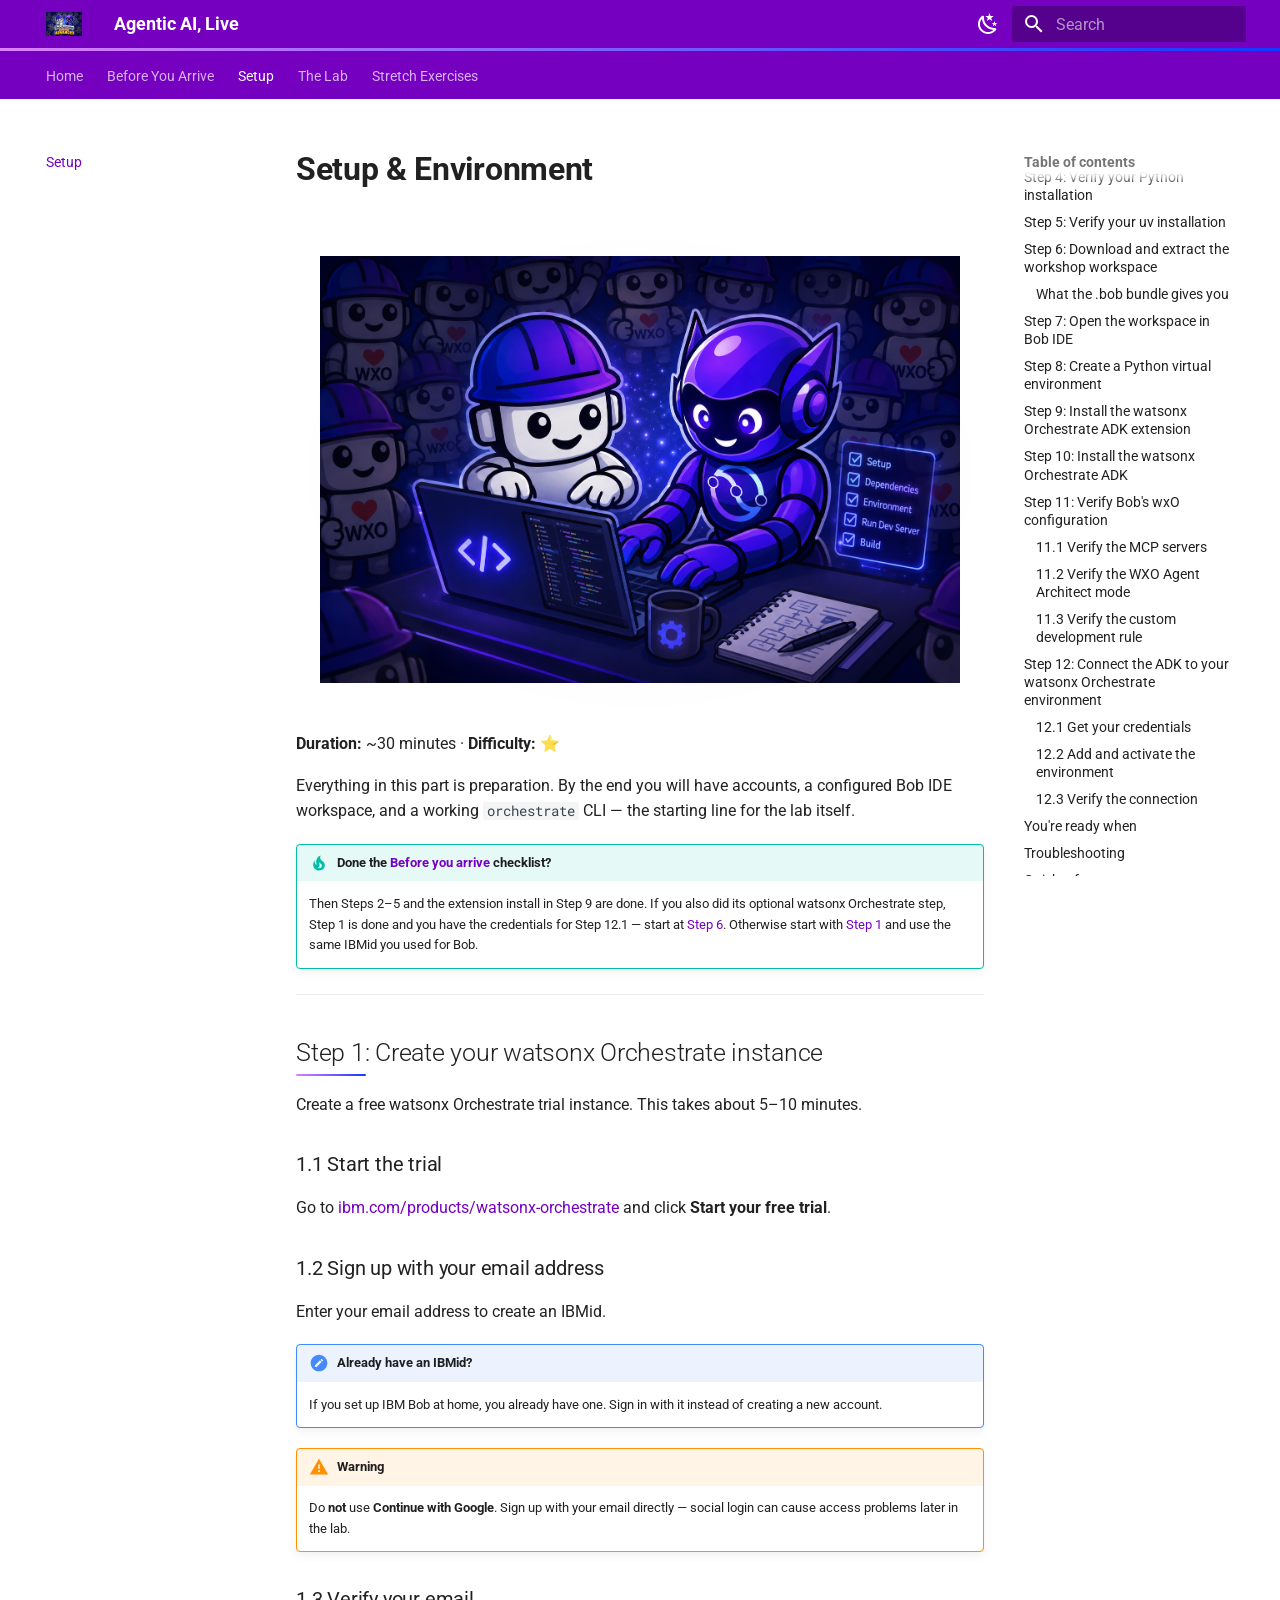
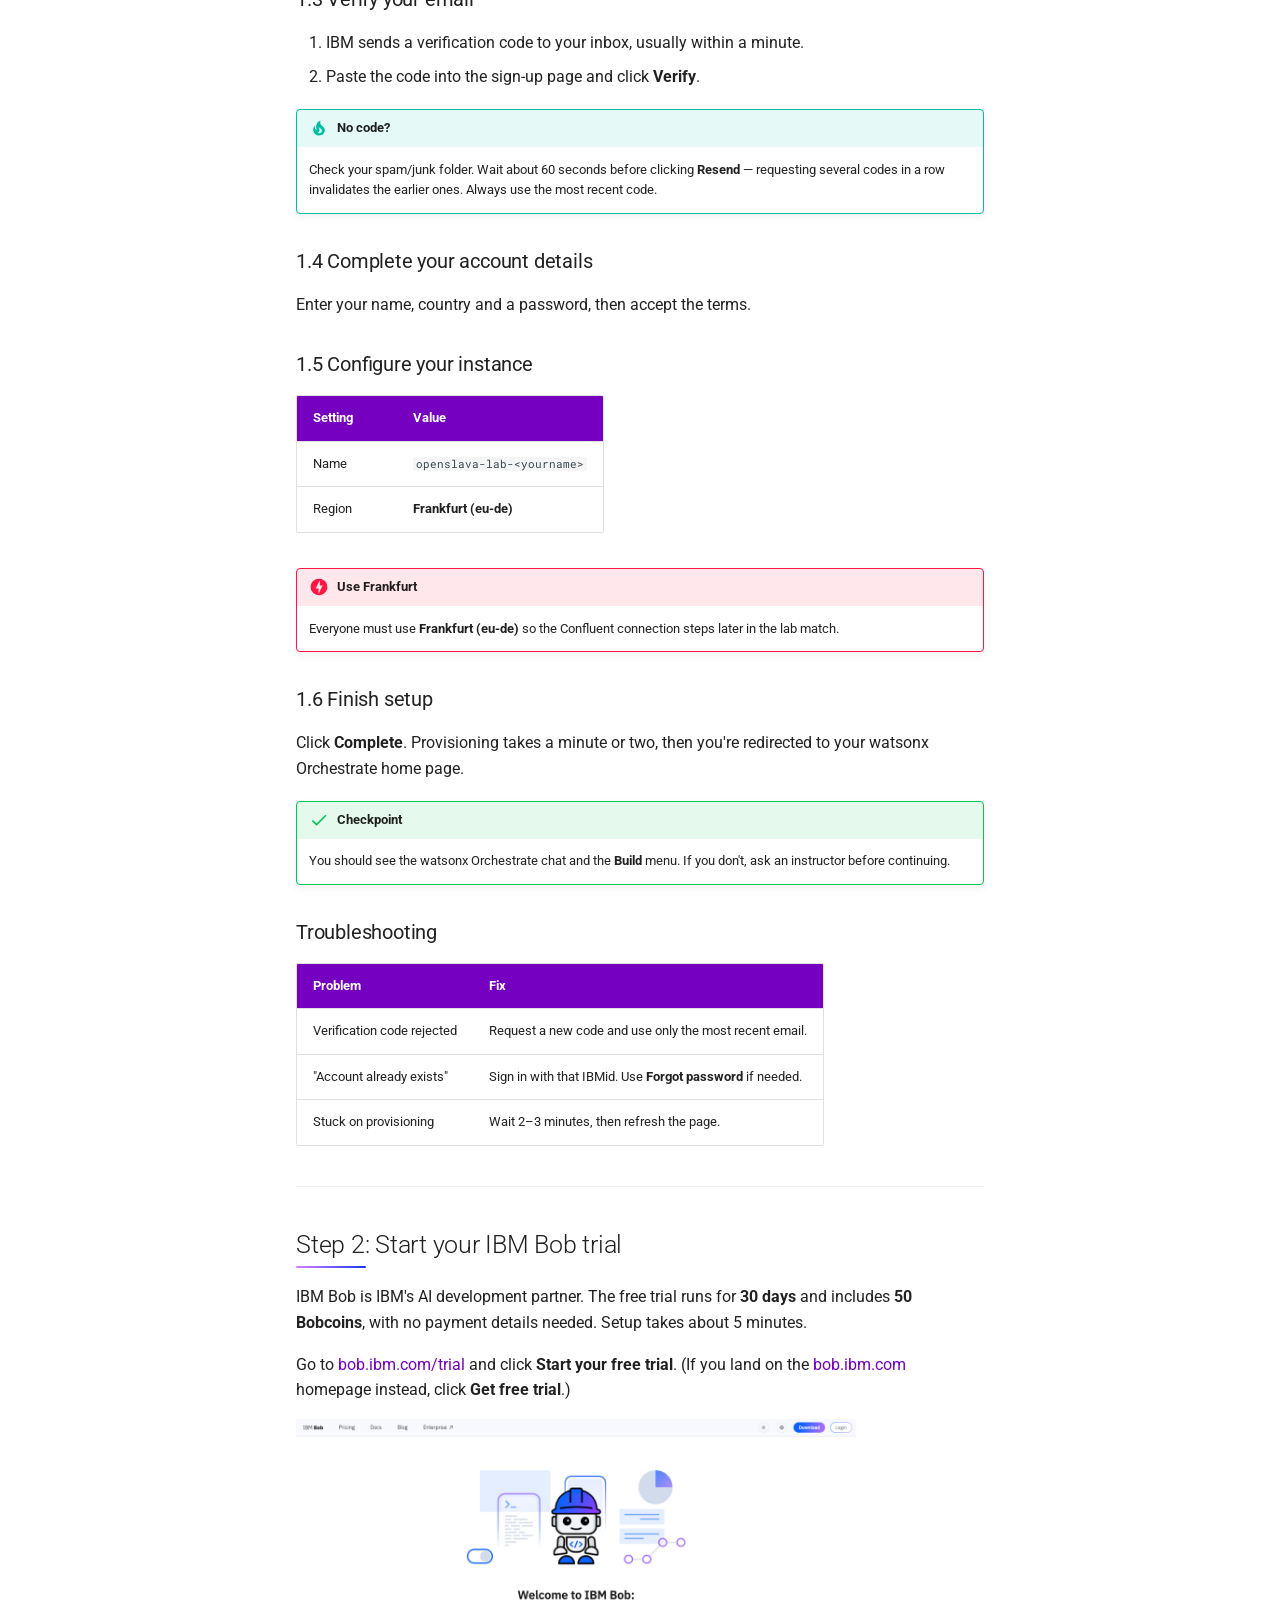
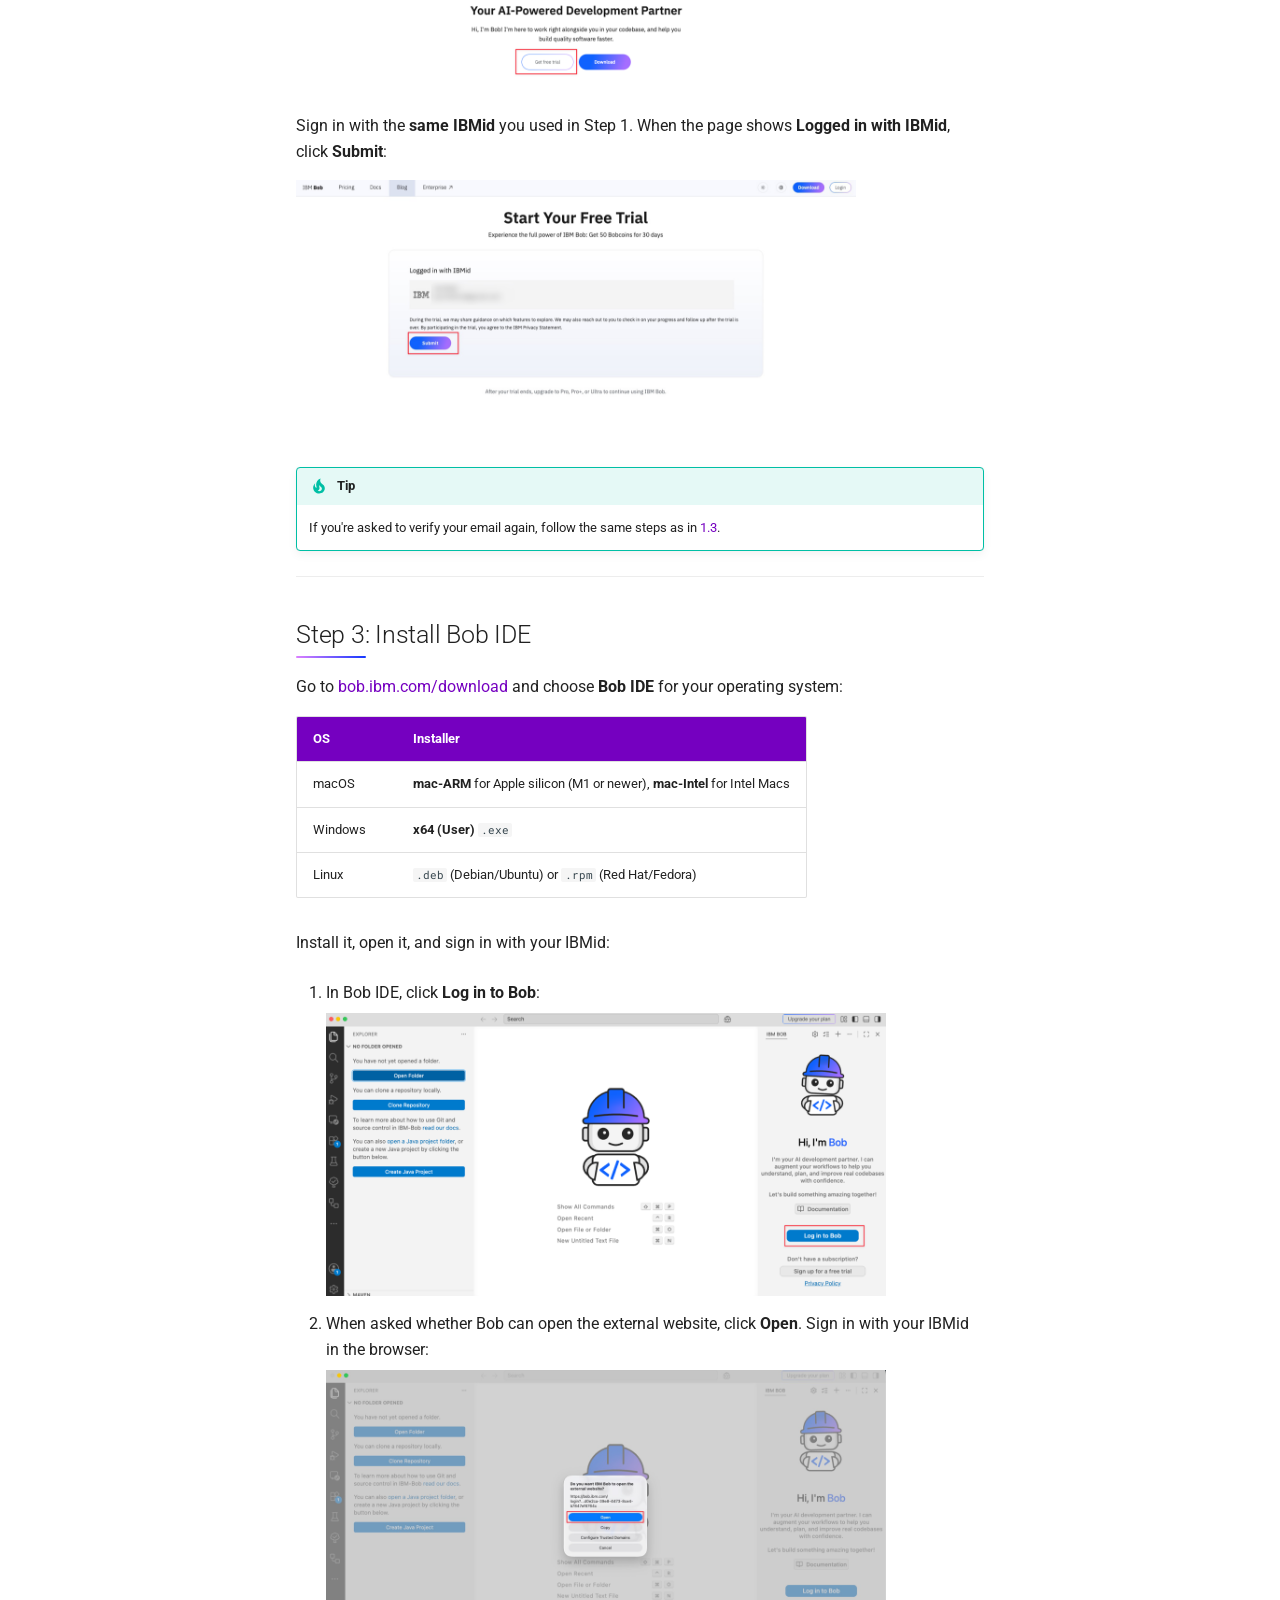
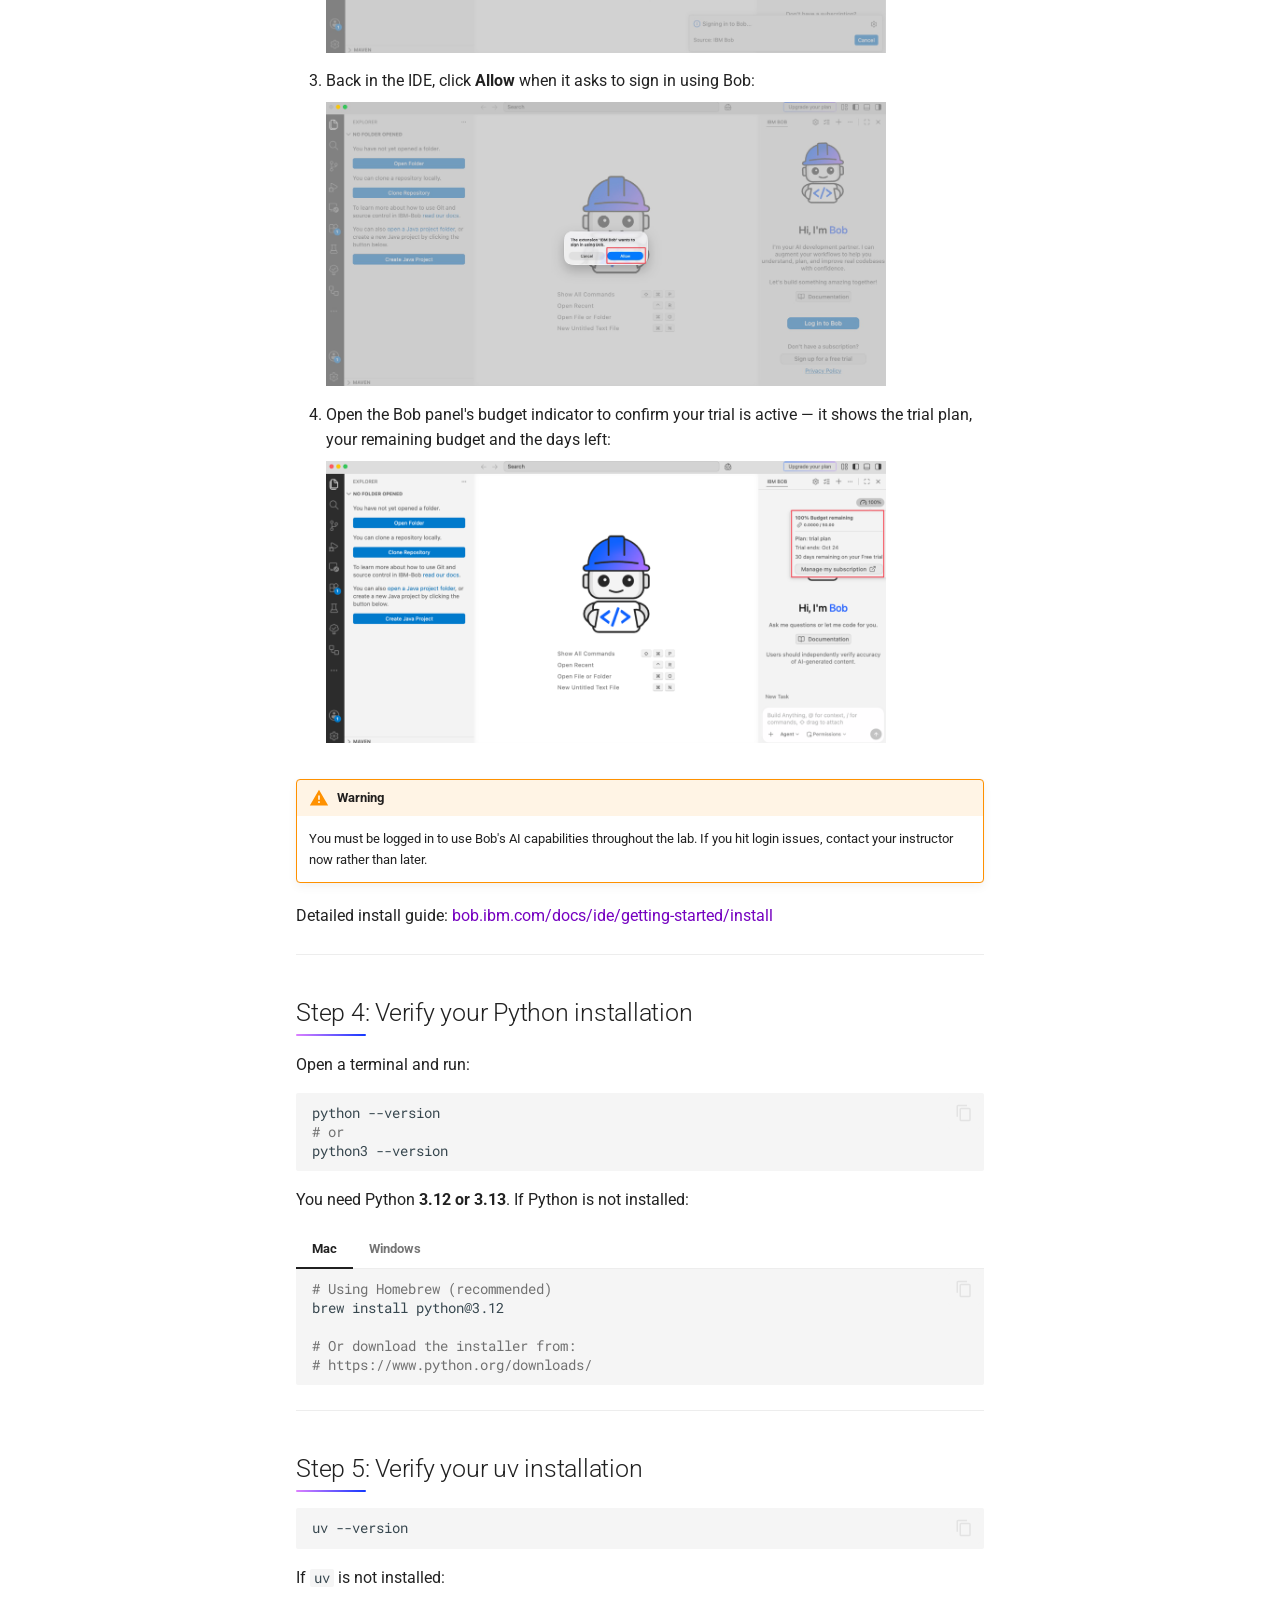
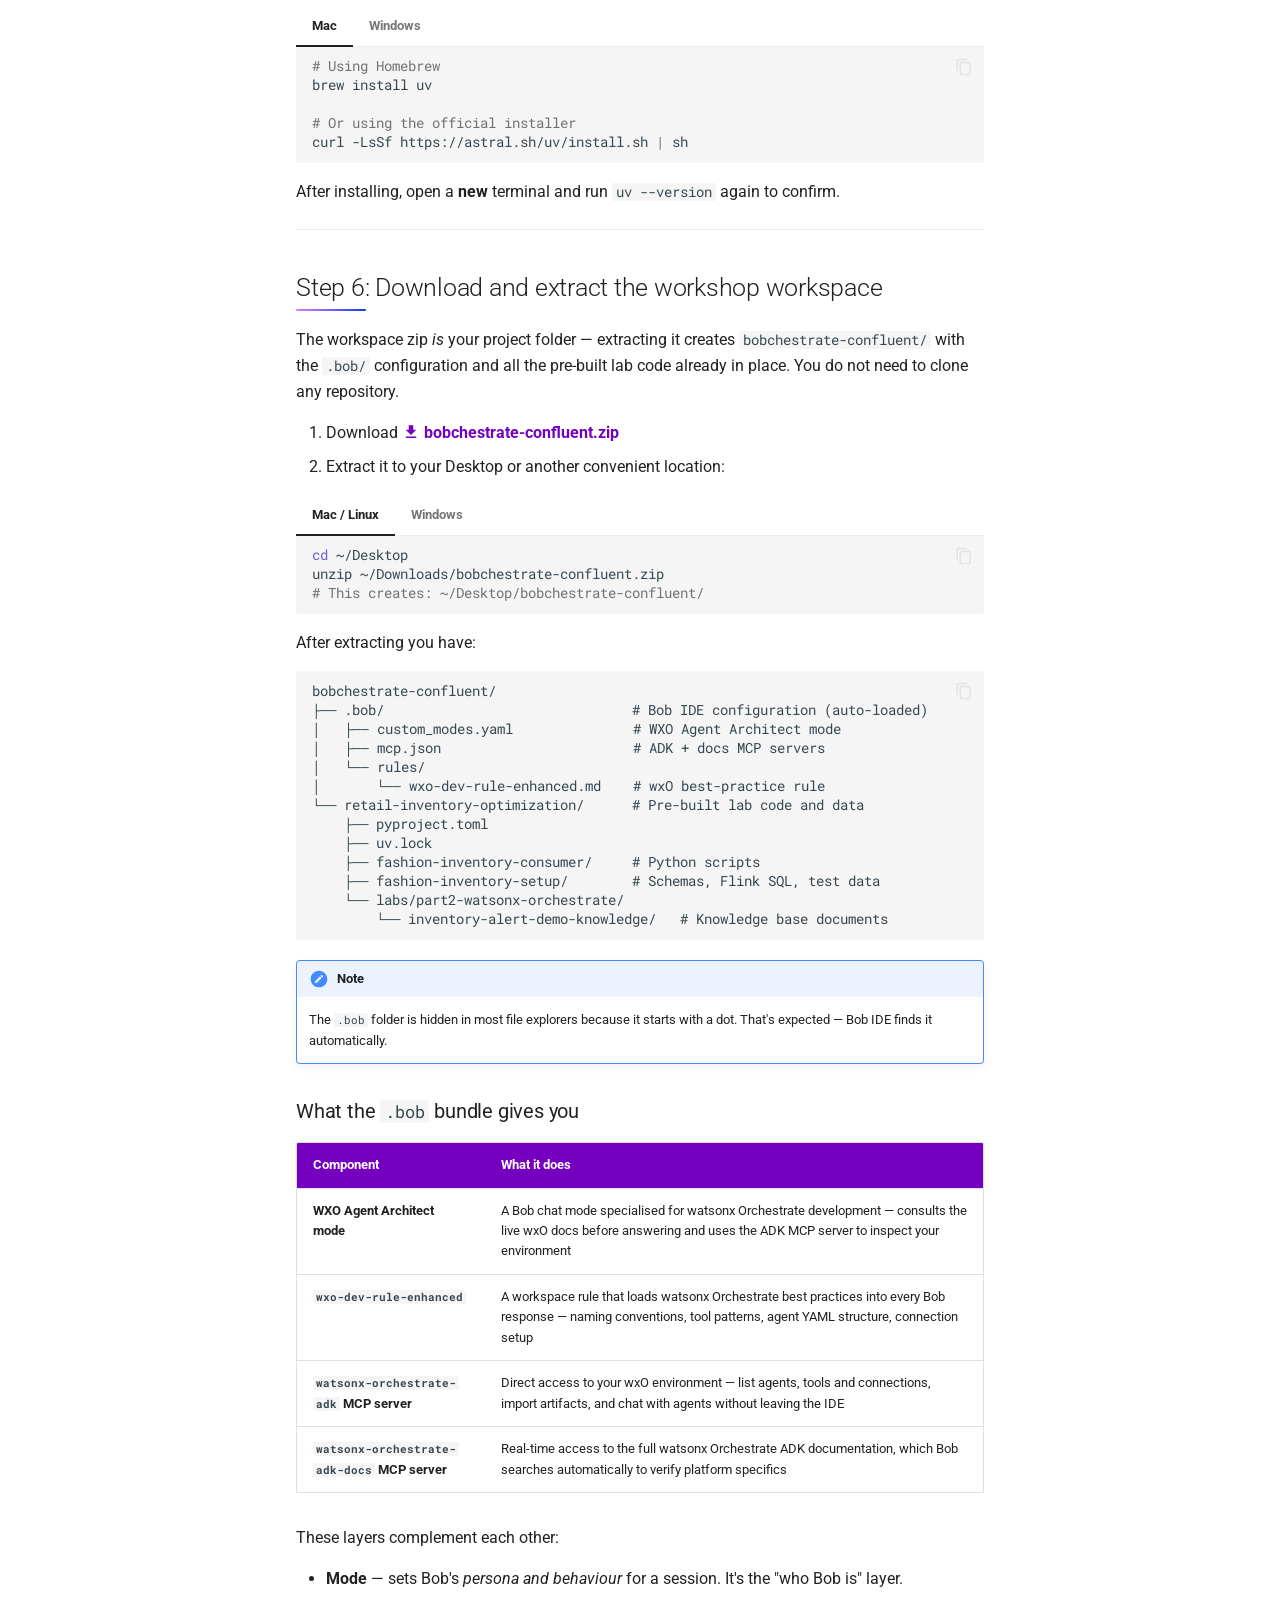
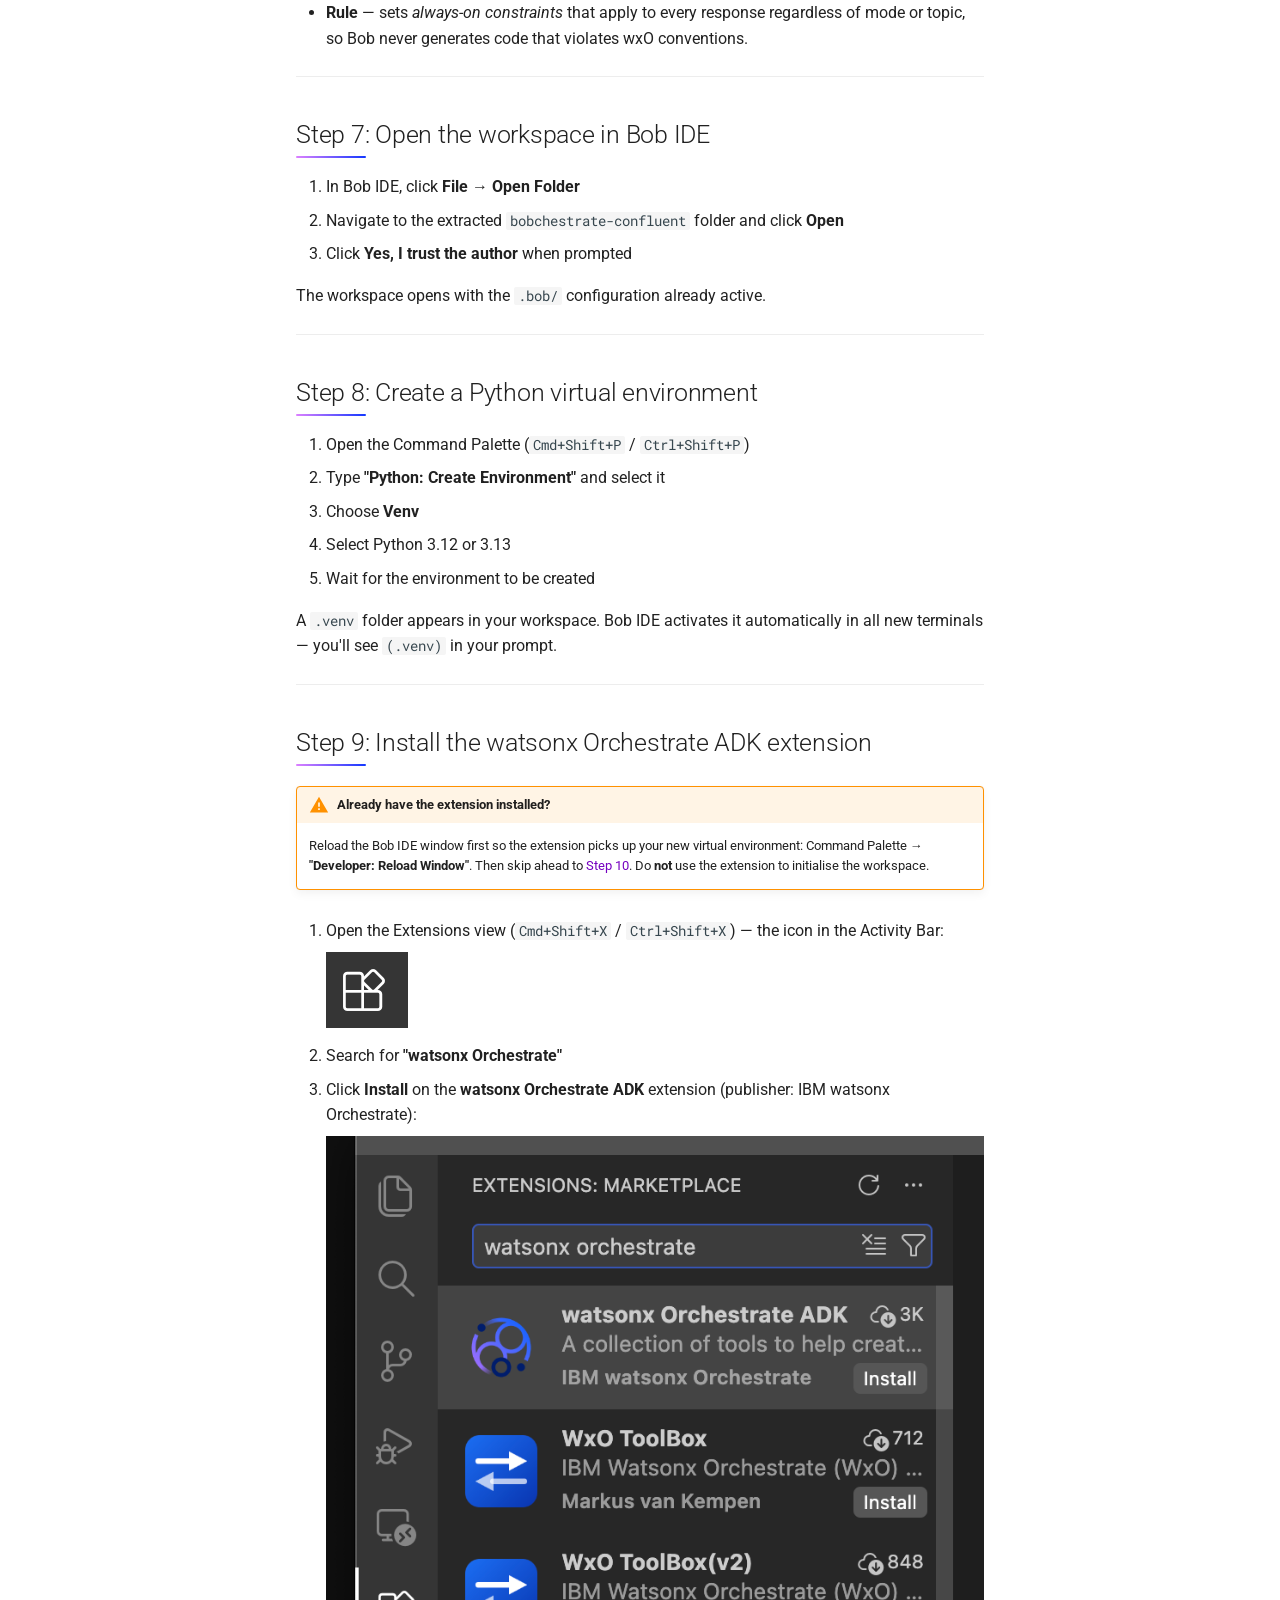
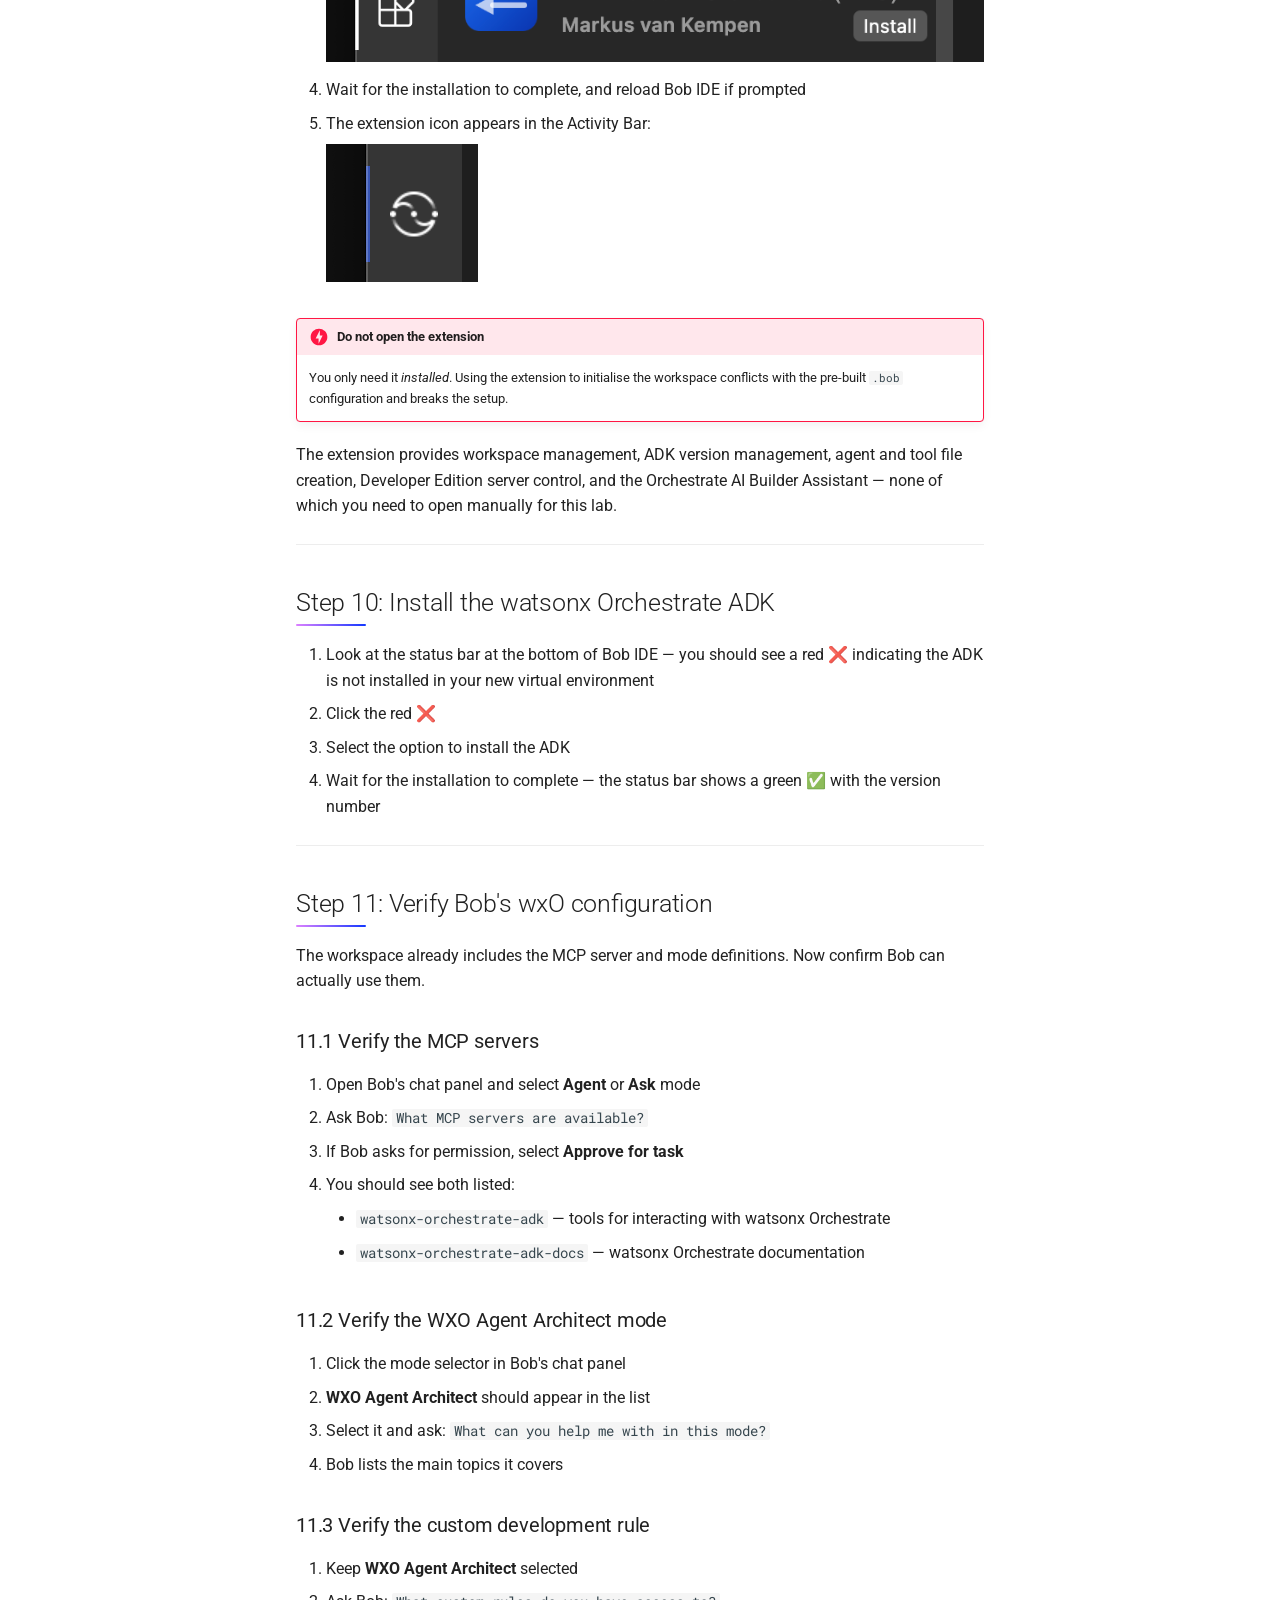
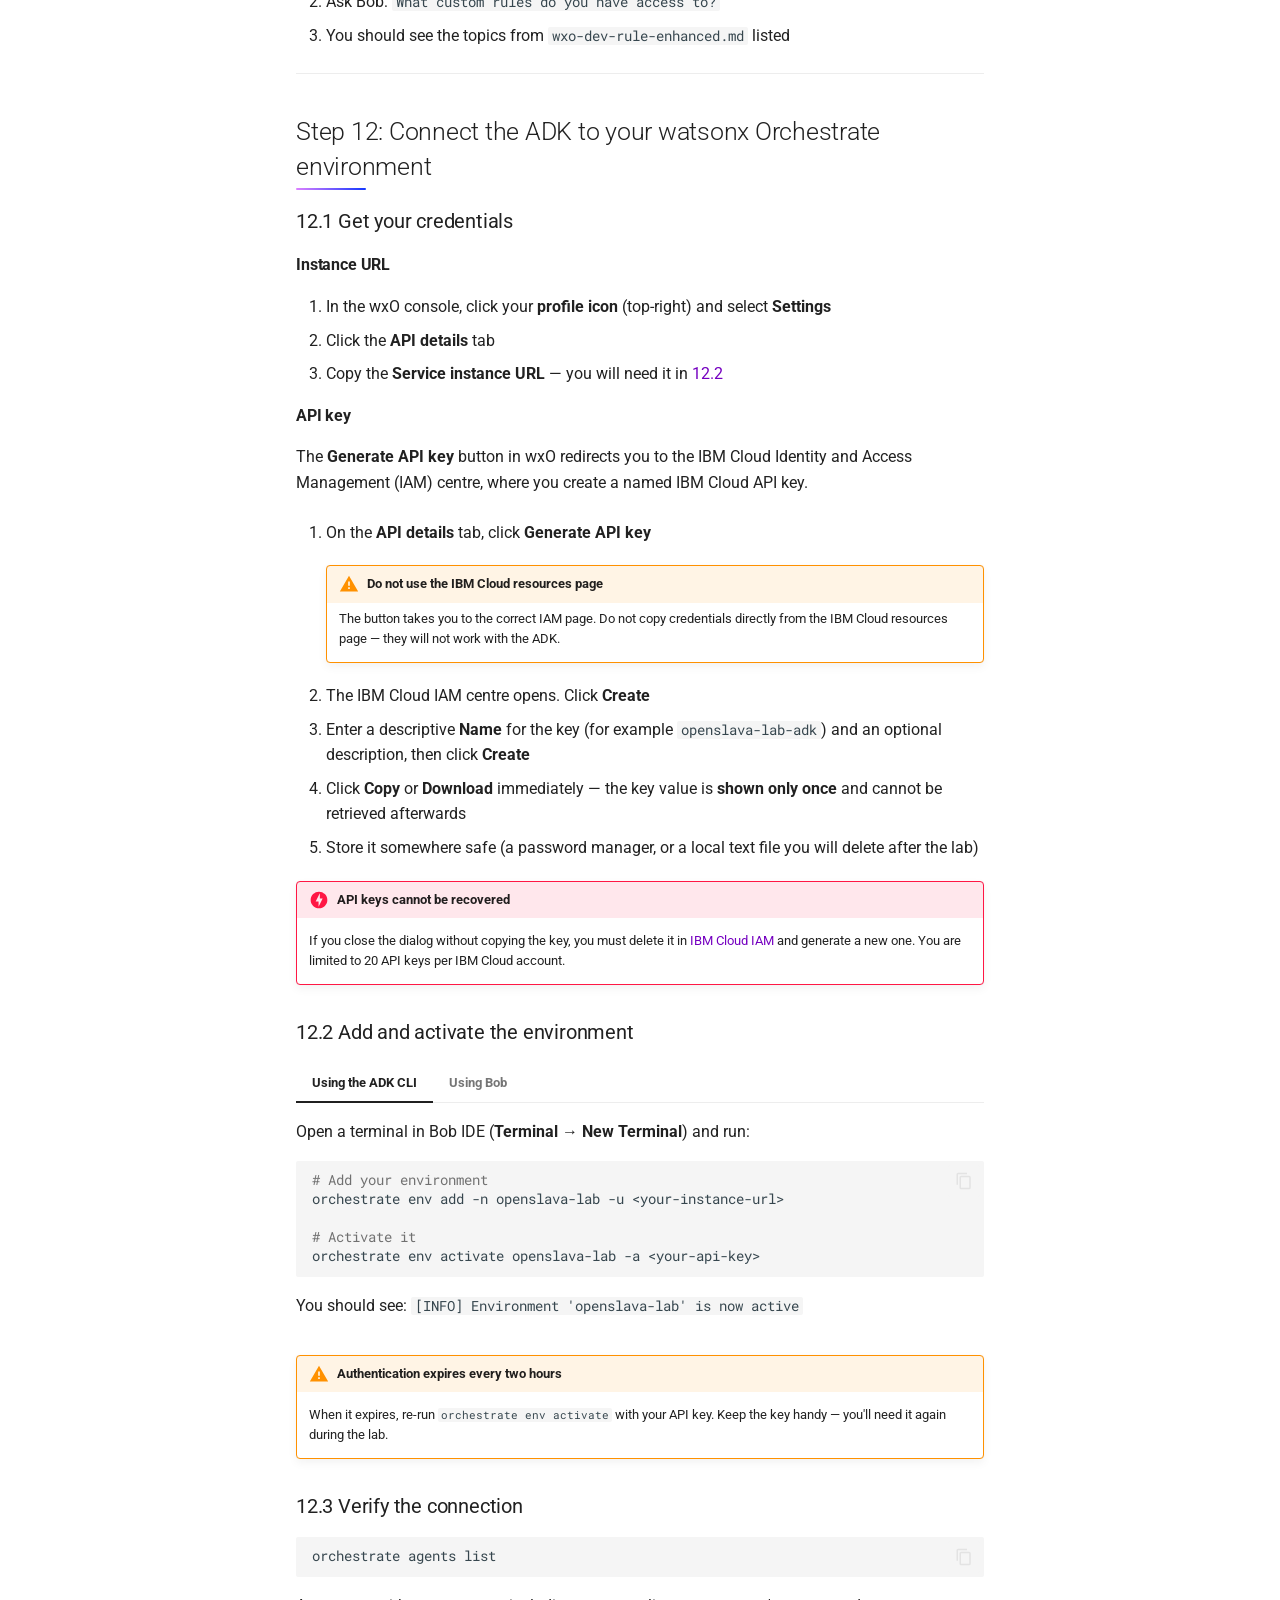
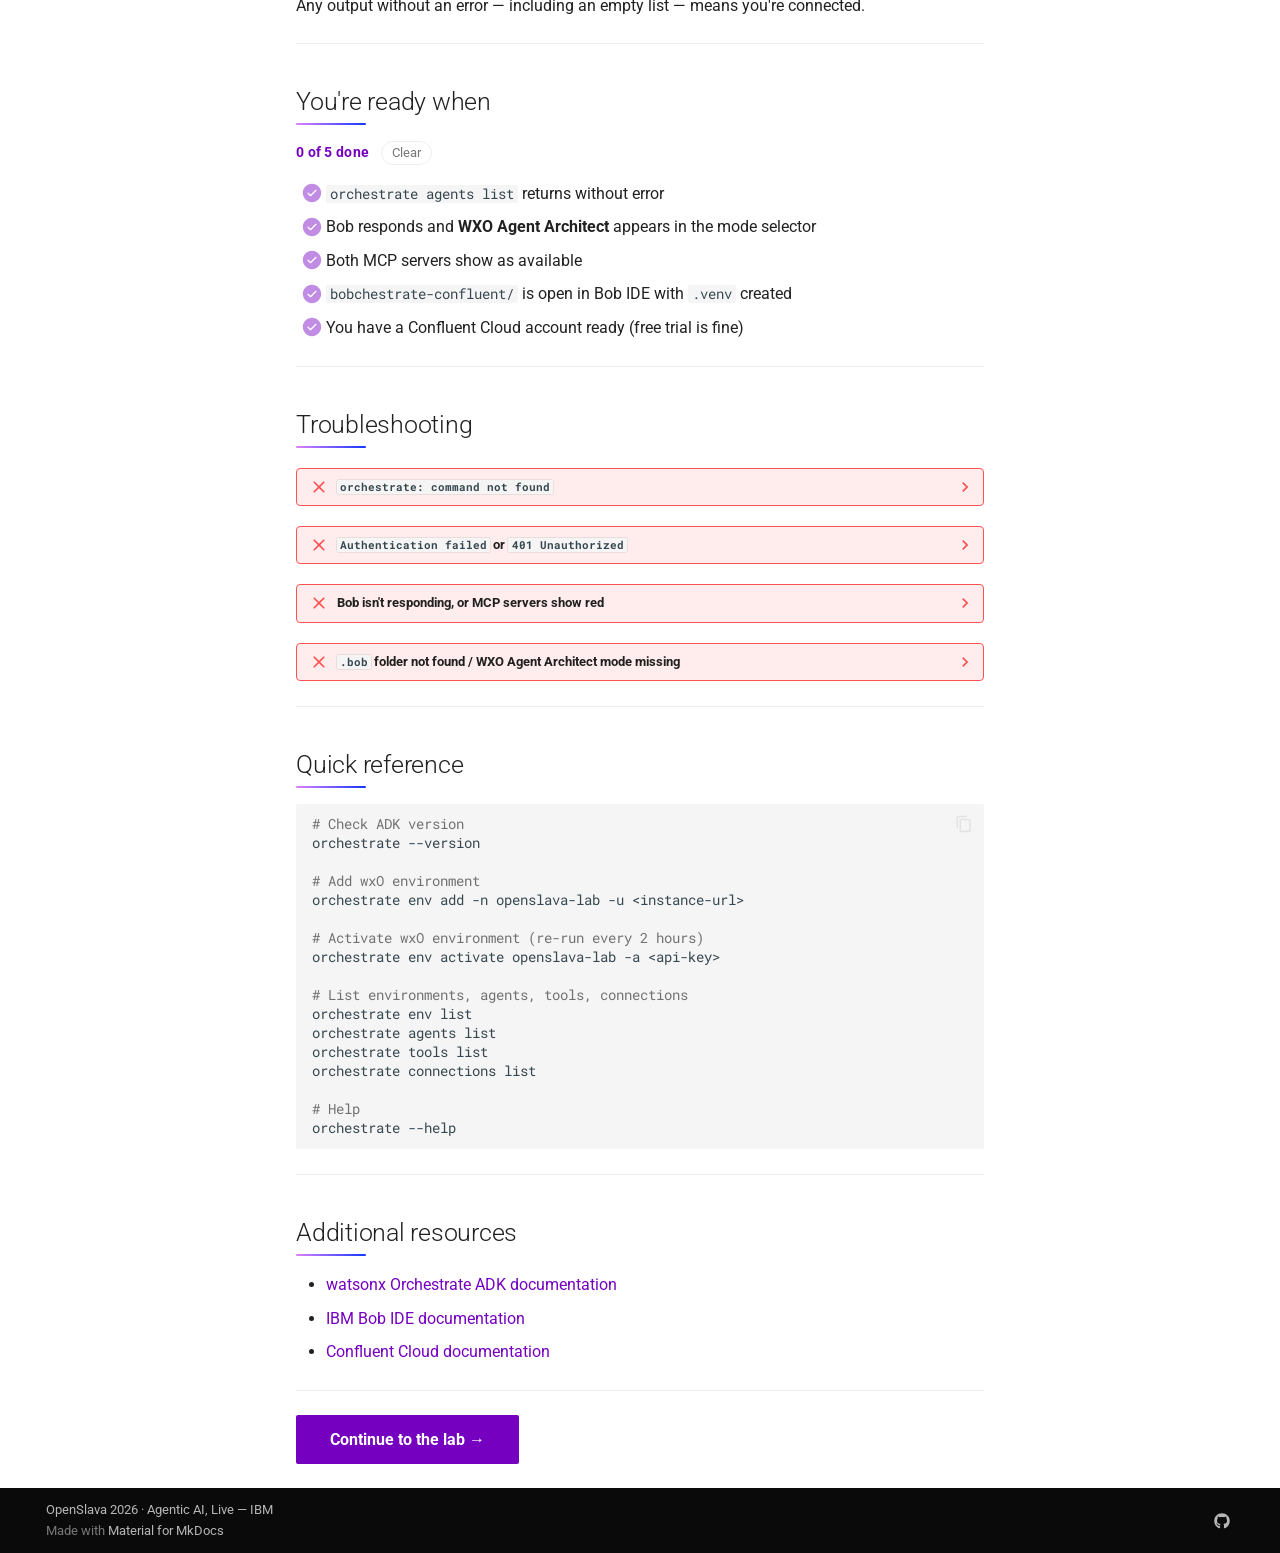
<file: setup/index.html>
<!doctype html>
<html lang="en" class="no-js">
  <head>
    
      <meta charset="utf-8">
      <meta name="viewport" content="width=device-width,initial-scale=1">
      
        <meta name="description" content="OpenSlava 2026 hands-on lab — Agentic AI, Live: Orchestrating Agents with Real-Time Data. Build an event-driven AI pipeline with Confluent Cloud, Flink SQL and IBM watsonx Orchestrate, using IBM Bob as your pair programmer.">
      
      
        <meta name="author" content="Ivor Rothwell, IBM">
      
      
        <link rel="canonical" href="https://irpk026.github.io/docs-advanced/setup/">
      
      
        <link rel="prev" href="../before-you-arrive/">
      
      
        <link rel="next" href="../lab/">
      
      
        
      
      
      <link rel="icon" href="../assets/BWS_Advanced.png">
      <meta name="generator" content="mkdocs-1.6.1, mkdocs-material-9.7.7">
    
    
      
        <title>Setup - Agentic AI, Live</title>
      
    
    
      <link rel="stylesheet" href="../assets/stylesheets/main.ec1eaa64.min.css">
      
        
        <link rel="stylesheet" href="../assets/stylesheets/palette.ab4e12ef.min.css">
      
      


    
    
      
    
    
      
        
        
        <link rel="preconnect" href="https://fonts.gstatic.com" crossorigin>
        <link rel="stylesheet" href="https://fonts.googleapis.com/css?family=Roboto:300,300i,400,400i,700,700i%7CRoboto+Mono:400,400i,700,700i&display=fallback">
        <style>:root{--md-text-font:"Roboto";--md-code-font:"Roboto Mono"}</style>
      
    
    
      <link rel="stylesheet" href="../stylesheets/openslava.css">
    
    <script>__md_scope=new URL("..",location),__md_hash=e=>[...e].reduce(((e,_)=>(e<<5)-e+_.charCodeAt(0)),0),__md_get=(e,_=localStorage,t=__md_scope)=>JSON.parse(_.getItem(t.pathname+"."+e)),__md_set=(e,_,t=localStorage,a=__md_scope)=>{try{t.setItem(a.pathname+"."+e,JSON.stringify(_))}catch(e){}}</script>
    
      

    
    
  </head>
  
  
    
    
      
    
    
    
    
    <body dir="ltr" data-md-color-scheme="default" data-md-color-primary="custom" data-md-color-accent="custom">
  
    
    <input class="md-toggle" data-md-toggle="drawer" type="checkbox" id="__drawer" autocomplete="off">
    <input class="md-toggle" data-md-toggle="search" type="checkbox" id="__search" autocomplete="off">
    <label class="md-overlay" for="__drawer"></label>
    <div data-md-component="skip">
      
        
        <a href="#setup-environment" class="md-skip">
          Skip to content
        </a>
      
    </div>
    <div data-md-component="announce">
      
    </div>
    
    
      

<header class="md-header" data-md-component="header">
  <nav class="md-header__inner md-grid" aria-label="Header">
    <a href=".." title="Agentic AI, Live" class="md-header__button md-logo" aria-label="Agentic AI, Live" data-md-component="logo">
      
  <img src="../assets/BWS_Advanced.png" alt="logo">

    </a>
    <label class="md-header__button md-icon" for="__drawer">
      
      <svg xmlns="http://www.w3.org/2000/svg" viewBox="0 0 24 24"><path d="M3 6h18v2H3zm0 5h18v2H3zm0 5h18v2H3z"/></svg>
    </label>
    <div class="md-header__title" data-md-component="header-title">
      <div class="md-header__ellipsis">
        <div class="md-header__topic">
          <span class="md-ellipsis">
            Agentic AI, Live
          </span>
        </div>
        <div class="md-header__topic" data-md-component="header-topic">
          <span class="md-ellipsis">
            
              Setup
            
          </span>
        </div>
      </div>
    </div>
    
      
        <form class="md-header__option" data-md-component="palette">
  
    
    
    
    <input class="md-option" data-md-color-media="(prefers-color-scheme: light)" data-md-color-scheme="default" data-md-color-primary="custom" data-md-color-accent="custom"  aria-label="Switch to dark mode"  type="radio" name="__palette" id="__palette_0">
    
      <label class="md-header__button md-icon" title="Switch to dark mode" for="__palette_1" hidden>
        <svg xmlns="http://www.w3.org/2000/svg" viewBox="0 0 24 24"><path d="m17.75 4.09-2.53 1.94.91 3.06-2.63-1.81-2.63 1.81.91-3.06-2.53-1.94L12.44 4l1.06-3 1.06 3zm3.5 6.91-1.64 1.25.59 1.98-1.7-1.17-1.7 1.17.59-1.98L15.75 11l2.06-.05L18.5 9l.69 1.95zm-2.28 4.95c.83-.08 1.72 1.1 1.19 1.85-.32.45-.66.87-1.08 1.27C15.17 23 8.84 23 4.94 19.07c-3.91-3.9-3.91-10.24 0-14.14.4-.4.82-.76 1.27-1.08.75-.53 1.93.36 1.85 1.19-.27 2.86.69 5.83 2.89 8.02a9.96 9.96 0 0 0 8.02 2.89m-1.64 2.02a12.08 12.08 0 0 1-7.8-3.47c-2.17-2.19-3.33-5-3.49-7.82-2.81 3.14-2.7 7.96.31 10.98 3.02 3.01 7.84 3.12 10.98.31"/></svg>
      </label>
    
  
    
    
    
    <input class="md-option" data-md-color-media="(prefers-color-scheme: dark)" data-md-color-scheme="slate" data-md-color-primary="custom" data-md-color-accent="custom"  aria-label="Switch to light mode"  type="radio" name="__palette" id="__palette_1">
    
      <label class="md-header__button md-icon" title="Switch to light mode" for="__palette_0" hidden>
        <svg xmlns="http://www.w3.org/2000/svg" viewBox="0 0 24 24"><path d="M12 7a5 5 0 0 1 5 5 5 5 0 0 1-5 5 5 5 0 0 1-5-5 5 5 0 0 1 5-5m0 2a3 3 0 0 0-3 3 3 3 0 0 0 3 3 3 3 0 0 0 3-3 3 3 0 0 0-3-3m0-7 2.39 3.42C13.65 5.15 12.84 5 12 5s-1.65.15-2.39.42zM3.34 7l4.16-.35A7.2 7.2 0 0 0 5.94 8.5c-.44.74-.69 1.5-.83 2.29zm.02 10 1.76-3.77a7.131 7.131 0 0 0 2.38 4.14zM20.65 7l-1.77 3.79a7.02 7.02 0 0 0-2.38-4.15zm-.01 10-4.14.36c.59-.51 1.12-1.14 1.54-1.86.42-.73.69-1.5.83-2.29zM12 22l-2.41-3.44c.74.27 1.55.44 2.41.44.82 0 1.63-.17 2.37-.44z"/></svg>
      </label>
    
  
</form>
      
    
    
      <script>var palette=__md_get("__palette");if(palette&&palette.color){if("(prefers-color-scheme)"===palette.color.media){var media=matchMedia("(prefers-color-scheme: light)"),input=document.querySelector(media.matches?"[data-md-color-media='(prefers-color-scheme: light)']":"[data-md-color-media='(prefers-color-scheme: dark)']");palette.color.media=input.getAttribute("data-md-color-media"),palette.color.scheme=input.getAttribute("data-md-color-scheme"),palette.color.primary=input.getAttribute("data-md-color-primary"),palette.color.accent=input.getAttribute("data-md-color-accent")}for(var[key,value]of Object.entries(palette.color))document.body.setAttribute("data-md-color-"+key,value)}</script>
    
    
    
      
      
        <label class="md-header__button md-icon" for="__search">
          
          <svg xmlns="http://www.w3.org/2000/svg" viewBox="0 0 24 24"><path d="M9.5 3A6.5 6.5 0 0 1 16 9.5c0 1.61-.59 3.09-1.56 4.23l.27.27h.79l5 5-1.5 1.5-5-5v-.79l-.27-.27A6.52 6.52 0 0 1 9.5 16 6.5 6.5 0 0 1 3 9.5 6.5 6.5 0 0 1 9.5 3m0 2C7 5 5 7 5 9.5S7 14 9.5 14 14 12 14 9.5 12 5 9.5 5"/></svg>
        </label>
        <div class="md-search" data-md-component="search" role="dialog">
  <label class="md-search__overlay" for="__search"></label>
  <div class="md-search__inner" role="search">
    <form class="md-search__form" name="search">
      <input type="text" class="md-search__input" name="query" aria-label="Search" placeholder="Search" autocapitalize="off" autocorrect="off" autocomplete="off" spellcheck="false" data-md-component="search-query" required>
      <label class="md-search__icon md-icon" for="__search">
        
        <svg xmlns="http://www.w3.org/2000/svg" viewBox="0 0 24 24"><path d="M9.5 3A6.5 6.5 0 0 1 16 9.5c0 1.61-.59 3.09-1.56 4.23l.27.27h.79l5 5-1.5 1.5-5-5v-.79l-.27-.27A6.52 6.52 0 0 1 9.5 16 6.5 6.5 0 0 1 3 9.5 6.5 6.5 0 0 1 9.5 3m0 2C7 5 5 7 5 9.5S7 14 9.5 14 14 12 14 9.5 12 5 9.5 5"/></svg>
        
        <svg xmlns="http://www.w3.org/2000/svg" viewBox="0 0 24 24"><path d="M20 11v2H8l5.5 5.5-1.42 1.42L4.16 12l7.92-7.92L13.5 5.5 8 11z"/></svg>
      </label>
      <nav class="md-search__options" aria-label="Search">
        
        <button type="reset" class="md-search__icon md-icon" title="Clear" aria-label="Clear" tabindex="-1">
          
          <svg xmlns="http://www.w3.org/2000/svg" viewBox="0 0 24 24"><path d="M19 6.41 17.59 5 12 10.59 6.41 5 5 6.41 10.59 12 5 17.59 6.41 19 12 13.41 17.59 19 19 17.59 13.41 12z"/></svg>
        </button>
      </nav>
      
        <div class="md-search__suggest" data-md-component="search-suggest"></div>
      
    </form>
    <div class="md-search__output">
      <div class="md-search__scrollwrap" tabindex="0" data-md-scrollfix>
        <div class="md-search-result" data-md-component="search-result">
          <div class="md-search-result__meta">
            Initializing search
          </div>
          <ol class="md-search-result__list" role="presentation"></ol>
        </div>
      </div>
    </div>
  </div>
</div>
      
    
    
  </nav>
  
</header>
    
    <div class="md-container" data-md-component="container">
      
      
        
          
            
<nav class="md-tabs" aria-label="Tabs" data-md-component="tabs">
  <div class="md-grid">
    <ul class="md-tabs__list">
      
        
  
  
  
  
    <li class="md-tabs__item">
      <a href=".." class="md-tabs__link">
        
  
  
    
  
  Home

      </a>
    </li>
  

      
        
  
  
  
  
    <li class="md-tabs__item">
      <a href="../before-you-arrive/" class="md-tabs__link">
        
  
  
    
  
  Before You Arrive

      </a>
    </li>
  

      
        
  
  
  
    
  
  
    <li class="md-tabs__item md-tabs__item--active">
      <a href="./" class="md-tabs__link">
        
  
  
    
  
  Setup

      </a>
    </li>
  

      
        
  
  
  
  
    <li class="md-tabs__item">
      <a href="../lab/" class="md-tabs__link">
        
  
  
    
  
  The Lab

      </a>
    </li>
  

      
        
  
  
  
  
    <li class="md-tabs__item">
      <a href="../lab/exercises/" class="md-tabs__link">
        
  
  
    
  
  Stretch Exercises

      </a>
    </li>
  

      
    </ul>
  </div>
</nav>
          
        
      
      <main class="md-main" data-md-component="main">
        <div class="md-main__inner md-grid">
          
            
              
              <div class="md-sidebar md-sidebar--primary" data-md-component="sidebar" data-md-type="navigation" >
                <div class="md-sidebar__scrollwrap">
                  <div class="md-sidebar__inner">
                    


  


<nav class="md-nav md-nav--primary md-nav--lifted" aria-label="Navigation" data-md-level="0">
  <label class="md-nav__title" for="__drawer">
    <a href=".." title="Agentic AI, Live" class="md-nav__button md-logo" aria-label="Agentic AI, Live" data-md-component="logo">
      
  <img src="../assets/BWS_Advanced.png" alt="logo">

    </a>
    Agentic AI, Live
  </label>
  
  <ul class="md-nav__list" data-md-scrollfix>
    
      
      
  
  
  
  
    <li class="md-nav__item">
      <a href=".." class="md-nav__link">
        
  
  
  <span class="md-ellipsis">
    
  
    Home
  

    
  </span>
  
  

      </a>
    </li>
  

    
      
      
  
  
  
  
    <li class="md-nav__item">
      <a href="../before-you-arrive/" class="md-nav__link">
        
  
  
  <span class="md-ellipsis">
    
  
    Before You Arrive
  

    
  </span>
  
  

      </a>
    </li>
  

    
      
      
  
  
    
  
  
  
    <li class="md-nav__item md-nav__item--active">
      
      <input class="md-nav__toggle md-toggle" type="checkbox" id="__toc">
      
      
        
      
      
        <label class="md-nav__link md-nav__link--active" for="__toc">
          
  
  
  <span class="md-ellipsis">
    
  
    Setup
  

    
  </span>
  
  

          <span class="md-nav__icon md-icon"></span>
        </label>
      
      <a href="./" class="md-nav__link md-nav__link--active">
        
  
  
  <span class="md-ellipsis">
    
  
    Setup
  

    
  </span>
  
  

      </a>
      
        

<nav class="md-nav md-nav--secondary" aria-label="Table of contents">
  
  
  
    
  
  
    <label class="md-nav__title" for="__toc">
      <span class="md-nav__icon md-icon"></span>
      Table of contents
    </label>
    <ul class="md-nav__list" data-md-component="toc" data-md-scrollfix>
      
        <li class="md-nav__item">
  <a href="#step-1-create-your-watsonx-orchestrate-instance" class="md-nav__link">
    <span class="md-ellipsis">
      
        Step 1: Create your watsonx Orchestrate instance
      
    </span>
  </a>
  
    <nav class="md-nav" aria-label="Step 1: Create your watsonx Orchestrate instance">
      <ul class="md-nav__list">
        
          <li class="md-nav__item">
  <a href="#11-start-the-trial" class="md-nav__link">
    <span class="md-ellipsis">
      
        1.1 Start the trial
      
    </span>
  </a>
  
</li>
        
          <li class="md-nav__item">
  <a href="#12-sign-up-with-your-email-address" class="md-nav__link">
    <span class="md-ellipsis">
      
        1.2 Sign up with your email address
      
    </span>
  </a>
  
</li>
        
          <li class="md-nav__item">
  <a href="#13-verify-your-email" class="md-nav__link">
    <span class="md-ellipsis">
      
        1.3 Verify your email
      
    </span>
  </a>
  
</li>
        
          <li class="md-nav__item">
  <a href="#14-complete-your-account-details" class="md-nav__link">
    <span class="md-ellipsis">
      
        1.4 Complete your account details
      
    </span>
  </a>
  
</li>
        
          <li class="md-nav__item">
  <a href="#15-configure-your-instance" class="md-nav__link">
    <span class="md-ellipsis">
      
        1.5 Configure your instance
      
    </span>
  </a>
  
</li>
        
          <li class="md-nav__item">
  <a href="#16-finish-setup" class="md-nav__link">
    <span class="md-ellipsis">
      
        1.6 Finish setup
      
    </span>
  </a>
  
</li>
        
          <li class="md-nav__item">
  <a href="#troubleshooting" class="md-nav__link">
    <span class="md-ellipsis">
      
        Troubleshooting
      
    </span>
  </a>
  
</li>
        
      </ul>
    </nav>
  
</li>
      
        <li class="md-nav__item">
  <a href="#step-2-start-your-ibm-bob-trial" class="md-nav__link">
    <span class="md-ellipsis">
      
        Step 2: Start your IBM Bob trial
      
    </span>
  </a>
  
</li>
      
        <li class="md-nav__item">
  <a href="#step-3-install-bob-ide" class="md-nav__link">
    <span class="md-ellipsis">
      
        Step 3: Install Bob IDE
      
    </span>
  </a>
  
</li>
      
        <li class="md-nav__item">
  <a href="#step-4-verify-your-python-installation" class="md-nav__link">
    <span class="md-ellipsis">
      
        Step 4: Verify your Python installation
      
    </span>
  </a>
  
</li>
      
        <li class="md-nav__item">
  <a href="#step-5-verify-your-uv-installation" class="md-nav__link">
    <span class="md-ellipsis">
      
        Step 5: Verify your uv installation
      
    </span>
  </a>
  
</li>
      
        <li class="md-nav__item">
  <a href="#step-6-download-and-extract-the-workshop-workspace" class="md-nav__link">
    <span class="md-ellipsis">
      
        Step 6: Download and extract the workshop workspace
      
    </span>
  </a>
  
    <nav class="md-nav" aria-label="Step 6: Download and extract the workshop workspace">
      <ul class="md-nav__list">
        
          <li class="md-nav__item">
  <a href="#what-the-bob-bundle-gives-you" class="md-nav__link">
    <span class="md-ellipsis">
      
        What the .bob bundle gives you
      
    </span>
  </a>
  
</li>
        
      </ul>
    </nav>
  
</li>
      
        <li class="md-nav__item">
  <a href="#step-7-open-the-workspace-in-bob-ide" class="md-nav__link">
    <span class="md-ellipsis">
      
        Step 7: Open the workspace in Bob IDE
      
    </span>
  </a>
  
</li>
      
        <li class="md-nav__item">
  <a href="#step-8-create-a-python-virtual-environment" class="md-nav__link">
    <span class="md-ellipsis">
      
        Step 8: Create a Python virtual environment
      
    </span>
  </a>
  
</li>
      
        <li class="md-nav__item">
  <a href="#step-9-install-the-watsonx-orchestrate-adk-extension" class="md-nav__link">
    <span class="md-ellipsis">
      
        Step 9: Install the watsonx Orchestrate ADK extension
      
    </span>
  </a>
  
</li>
      
        <li class="md-nav__item">
  <a href="#step-10-install-the-watsonx-orchestrate-adk" class="md-nav__link">
    <span class="md-ellipsis">
      
        Step 10: Install the watsonx Orchestrate ADK
      
    </span>
  </a>
  
</li>
      
        <li class="md-nav__item">
  <a href="#step-11-verify-bobs-wxo-configuration" class="md-nav__link">
    <span class="md-ellipsis">
      
        Step 11: Verify Bob's wxO configuration
      
    </span>
  </a>
  
    <nav class="md-nav" aria-label="Step 11: Verify Bob&#39;s wxO configuration">
      <ul class="md-nav__list">
        
          <li class="md-nav__item">
  <a href="#111-verify-the-mcp-servers" class="md-nav__link">
    <span class="md-ellipsis">
      
        11.1 Verify the MCP servers
      
    </span>
  </a>
  
</li>
        
          <li class="md-nav__item">
  <a href="#112-verify-the-wxo-agent-architect-mode" class="md-nav__link">
    <span class="md-ellipsis">
      
        11.2 Verify the WXO Agent Architect mode
      
    </span>
  </a>
  
</li>
        
          <li class="md-nav__item">
  <a href="#113-verify-the-custom-development-rule" class="md-nav__link">
    <span class="md-ellipsis">
      
        11.3 Verify the custom development rule
      
    </span>
  </a>
  
</li>
        
      </ul>
    </nav>
  
</li>
      
        <li class="md-nav__item">
  <a href="#step-12-connect-the-adk-to-your-watsonx-orchestrate-environment" class="md-nav__link">
    <span class="md-ellipsis">
      
        Step 12: Connect the ADK to your watsonx Orchestrate environment
      
    </span>
  </a>
  
    <nav class="md-nav" aria-label="Step 12: Connect the ADK to your watsonx Orchestrate environment">
      <ul class="md-nav__list">
        
          <li class="md-nav__item">
  <a href="#121-get-your-credentials" class="md-nav__link">
    <span class="md-ellipsis">
      
        12.1 Get your credentials
      
    </span>
  </a>
  
</li>
        
          <li class="md-nav__item">
  <a href="#122-add-and-activate-the-environment" class="md-nav__link">
    <span class="md-ellipsis">
      
        12.2 Add and activate the environment
      
    </span>
  </a>
  
</li>
        
          <li class="md-nav__item">
  <a href="#123-verify-the-connection" class="md-nav__link">
    <span class="md-ellipsis">
      
        12.3 Verify the connection
      
    </span>
  </a>
  
</li>
        
      </ul>
    </nav>
  
</li>
      
        <li class="md-nav__item">
  <a href="#youre-ready-when" class="md-nav__link">
    <span class="md-ellipsis">
      
        You're ready when
      
    </span>
  </a>
  
</li>
      
        <li class="md-nav__item">
  <a href="#troubleshooting_1" class="md-nav__link">
    <span class="md-ellipsis">
      
        Troubleshooting
      
    </span>
  </a>
  
</li>
      
        <li class="md-nav__item">
  <a href="#quick-reference" class="md-nav__link">
    <span class="md-ellipsis">
      
        Quick reference
      
    </span>
  </a>
  
</li>
      
        <li class="md-nav__item">
  <a href="#additional-resources" class="md-nav__link">
    <span class="md-ellipsis">
      
        Additional resources
      
    </span>
  </a>
  
</li>
      
    </ul>
  
</nav>
      
    </li>
  

    
      
      
  
  
  
  
    <li class="md-nav__item">
      <a href="../lab/" class="md-nav__link">
        
  
  
  <span class="md-ellipsis">
    
  
    The Lab
  

    
  </span>
  
  

      </a>
    </li>
  

    
      
      
  
  
  
  
    <li class="md-nav__item">
      <a href="../lab/exercises/" class="md-nav__link">
        
  
  
  <span class="md-ellipsis">
    
  
    Stretch Exercises
  

    
  </span>
  
  

      </a>
    </li>
  

    
  </ul>
</nav>
                  </div>
                </div>
              </div>
            
            
              
              <div class="md-sidebar md-sidebar--secondary" data-md-component="sidebar" data-md-type="toc" >
                <div class="md-sidebar__scrollwrap">
                  <div class="md-sidebar__inner">
                    

<nav class="md-nav md-nav--secondary" aria-label="Table of contents">
  
  
  
    
  
  
    <label class="md-nav__title" for="__toc">
      <span class="md-nav__icon md-icon"></span>
      Table of contents
    </label>
    <ul class="md-nav__list" data-md-component="toc" data-md-scrollfix>
      
        <li class="md-nav__item">
  <a href="#step-1-create-your-watsonx-orchestrate-instance" class="md-nav__link">
    <span class="md-ellipsis">
      
        Step 1: Create your watsonx Orchestrate instance
      
    </span>
  </a>
  
    <nav class="md-nav" aria-label="Step 1: Create your watsonx Orchestrate instance">
      <ul class="md-nav__list">
        
          <li class="md-nav__item">
  <a href="#11-start-the-trial" class="md-nav__link">
    <span class="md-ellipsis">
      
        1.1 Start the trial
      
    </span>
  </a>
  
</li>
        
          <li class="md-nav__item">
  <a href="#12-sign-up-with-your-email-address" class="md-nav__link">
    <span class="md-ellipsis">
      
        1.2 Sign up with your email address
      
    </span>
  </a>
  
</li>
        
          <li class="md-nav__item">
  <a href="#13-verify-your-email" class="md-nav__link">
    <span class="md-ellipsis">
      
        1.3 Verify your email
      
    </span>
  </a>
  
</li>
        
          <li class="md-nav__item">
  <a href="#14-complete-your-account-details" class="md-nav__link">
    <span class="md-ellipsis">
      
        1.4 Complete your account details
      
    </span>
  </a>
  
</li>
        
          <li class="md-nav__item">
  <a href="#15-configure-your-instance" class="md-nav__link">
    <span class="md-ellipsis">
      
        1.5 Configure your instance
      
    </span>
  </a>
  
</li>
        
          <li class="md-nav__item">
  <a href="#16-finish-setup" class="md-nav__link">
    <span class="md-ellipsis">
      
        1.6 Finish setup
      
    </span>
  </a>
  
</li>
        
          <li class="md-nav__item">
  <a href="#troubleshooting" class="md-nav__link">
    <span class="md-ellipsis">
      
        Troubleshooting
      
    </span>
  </a>
  
</li>
        
      </ul>
    </nav>
  
</li>
      
        <li class="md-nav__item">
  <a href="#step-2-start-your-ibm-bob-trial" class="md-nav__link">
    <span class="md-ellipsis">
      
        Step 2: Start your IBM Bob trial
      
    </span>
  </a>
  
</li>
      
        <li class="md-nav__item">
  <a href="#step-3-install-bob-ide" class="md-nav__link">
    <span class="md-ellipsis">
      
        Step 3: Install Bob IDE
      
    </span>
  </a>
  
</li>
      
        <li class="md-nav__item">
  <a href="#step-4-verify-your-python-installation" class="md-nav__link">
    <span class="md-ellipsis">
      
        Step 4: Verify your Python installation
      
    </span>
  </a>
  
</li>
      
        <li class="md-nav__item">
  <a href="#step-5-verify-your-uv-installation" class="md-nav__link">
    <span class="md-ellipsis">
      
        Step 5: Verify your uv installation
      
    </span>
  </a>
  
</li>
      
        <li class="md-nav__item">
  <a href="#step-6-download-and-extract-the-workshop-workspace" class="md-nav__link">
    <span class="md-ellipsis">
      
        Step 6: Download and extract the workshop workspace
      
    </span>
  </a>
  
    <nav class="md-nav" aria-label="Step 6: Download and extract the workshop workspace">
      <ul class="md-nav__list">
        
          <li class="md-nav__item">
  <a href="#what-the-bob-bundle-gives-you" class="md-nav__link">
    <span class="md-ellipsis">
      
        What the .bob bundle gives you
      
    </span>
  </a>
  
</li>
        
      </ul>
    </nav>
  
</li>
      
        <li class="md-nav__item">
  <a href="#step-7-open-the-workspace-in-bob-ide" class="md-nav__link">
    <span class="md-ellipsis">
      
        Step 7: Open the workspace in Bob IDE
      
    </span>
  </a>
  
</li>
      
        <li class="md-nav__item">
  <a href="#step-8-create-a-python-virtual-environment" class="md-nav__link">
    <span class="md-ellipsis">
      
        Step 8: Create a Python virtual environment
      
    </span>
  </a>
  
</li>
      
        <li class="md-nav__item">
  <a href="#step-9-install-the-watsonx-orchestrate-adk-extension" class="md-nav__link">
    <span class="md-ellipsis">
      
        Step 9: Install the watsonx Orchestrate ADK extension
      
    </span>
  </a>
  
</li>
      
        <li class="md-nav__item">
  <a href="#step-10-install-the-watsonx-orchestrate-adk" class="md-nav__link">
    <span class="md-ellipsis">
      
        Step 10: Install the watsonx Orchestrate ADK
      
    </span>
  </a>
  
</li>
      
        <li class="md-nav__item">
  <a href="#step-11-verify-bobs-wxo-configuration" class="md-nav__link">
    <span class="md-ellipsis">
      
        Step 11: Verify Bob's wxO configuration
      
    </span>
  </a>
  
    <nav class="md-nav" aria-label="Step 11: Verify Bob&#39;s wxO configuration">
      <ul class="md-nav__list">
        
          <li class="md-nav__item">
  <a href="#111-verify-the-mcp-servers" class="md-nav__link">
    <span class="md-ellipsis">
      
        11.1 Verify the MCP servers
      
    </span>
  </a>
  
</li>
        
          <li class="md-nav__item">
  <a href="#112-verify-the-wxo-agent-architect-mode" class="md-nav__link">
    <span class="md-ellipsis">
      
        11.2 Verify the WXO Agent Architect mode
      
    </span>
  </a>
  
</li>
        
          <li class="md-nav__item">
  <a href="#113-verify-the-custom-development-rule" class="md-nav__link">
    <span class="md-ellipsis">
      
        11.3 Verify the custom development rule
      
    </span>
  </a>
  
</li>
        
      </ul>
    </nav>
  
</li>
      
        <li class="md-nav__item">
  <a href="#step-12-connect-the-adk-to-your-watsonx-orchestrate-environment" class="md-nav__link">
    <span class="md-ellipsis">
      
        Step 12: Connect the ADK to your watsonx Orchestrate environment
      
    </span>
  </a>
  
    <nav class="md-nav" aria-label="Step 12: Connect the ADK to your watsonx Orchestrate environment">
      <ul class="md-nav__list">
        
          <li class="md-nav__item">
  <a href="#121-get-your-credentials" class="md-nav__link">
    <span class="md-ellipsis">
      
        12.1 Get your credentials
      
    </span>
  </a>
  
</li>
        
          <li class="md-nav__item">
  <a href="#122-add-and-activate-the-environment" class="md-nav__link">
    <span class="md-ellipsis">
      
        12.2 Add and activate the environment
      
    </span>
  </a>
  
</li>
        
          <li class="md-nav__item">
  <a href="#123-verify-the-connection" class="md-nav__link">
    <span class="md-ellipsis">
      
        12.3 Verify the connection
      
    </span>
  </a>
  
</li>
        
      </ul>
    </nav>
  
</li>
      
        <li class="md-nav__item">
  <a href="#youre-ready-when" class="md-nav__link">
    <span class="md-ellipsis">
      
        You're ready when
      
    </span>
  </a>
  
</li>
      
        <li class="md-nav__item">
  <a href="#troubleshooting_1" class="md-nav__link">
    <span class="md-ellipsis">
      
        Troubleshooting
      
    </span>
  </a>
  
</li>
      
        <li class="md-nav__item">
  <a href="#quick-reference" class="md-nav__link">
    <span class="md-ellipsis">
      
        Quick reference
      
    </span>
  </a>
  
</li>
      
        <li class="md-nav__item">
  <a href="#additional-resources" class="md-nav__link">
    <span class="md-ellipsis">
      
        Additional resources
      
    </span>
  </a>
  
</li>
      
    </ul>
  
</nav>
                  </div>
                </div>
              </div>
            
          
          
            <div class="md-content" data-md-component="content">
              
              <article class="md-content__inner md-typeset">
                
                  



<h1 id="setup-environment">Setup &amp; Environment<a class="headerlink" href="#setup-environment" title="Permanent link">&para;</a></h1>
<p align="center">
  <img src="images/image_setup_adv.png" alt="Setting up your lab environment" width="640">
</p>

<p><strong>Duration:</strong> ~30 minutes · <strong>Difficulty:</strong> ⭐</p>
<p>Everything in this part is preparation. By the end you will have accounts, a configured
Bob IDE workspace, and a working <code>orchestrate</code> CLI — the starting line for the lab itself.</p>
<div class="admonition tip">
<p class="admonition-title">Done the <a href="../before-you-arrive/">Before you arrive</a> checklist?</p>
<p>Then Steps 2–5 and the extension install in Step 9 are done. If you also did its
optional watsonx Orchestrate step, Step 1 is done and you have the credentials for
Step 12.1 — start at <a href="#step-6-download-and-extract-the-workshop-workspace">Step 6</a>.
Otherwise start with <a href="#step-1-create-your-watsonx-orchestrate-instance">Step 1</a> and
use the same IBMid you used for Bob.</p>
</div>
<hr />
<h2 id="step-1-create-your-watsonx-orchestrate-instance">Step 1: Create your watsonx Orchestrate instance<a class="headerlink" href="#step-1-create-your-watsonx-orchestrate-instance" title="Permanent link">&para;</a></h2>
<p>Create a free watsonx Orchestrate trial instance. This takes about 5–10 minutes.</p>
<h3 id="11-start-the-trial">1.1 Start the trial<a class="headerlink" href="#11-start-the-trial" title="Permanent link">&para;</a></h3>
<p>Go to <a href="https://www.ibm.com/products/watsonx-orchestrate">ibm.com/products/watsonx-orchestrate</a>
and click <strong>Start your free trial</strong>.</p>
<h3 id="12-sign-up-with-your-email-address">1.2 Sign up with your email address<a class="headerlink" href="#12-sign-up-with-your-email-address" title="Permanent link">&para;</a></h3>
<p>Enter your email address to create an IBMid.</p>
<div class="admonition note">
<p class="admonition-title">Already have an IBMid?</p>
<p>If you set up IBM Bob at home, you already have one. Sign in with it instead of
creating a new account.</p>
</div>
<div class="admonition warning">
<p class="admonition-title">Warning</p>
<p>Do <strong>not</strong> use <strong>Continue with Google</strong>. Sign up with your email directly —
social login can cause access problems later in the lab.</p>
</div>
<h3 id="13-verify-your-email">1.3 Verify your email<a class="headerlink" href="#13-verify-your-email" title="Permanent link">&para;</a></h3>
<ol>
<li>IBM sends a verification code to your inbox, usually within a minute.</li>
<li>Paste the code into the sign-up page and click <strong>Verify</strong>.</li>
</ol>
<div class="admonition tip">
<p class="admonition-title">No code?</p>
<p>Check your spam/junk folder. Wait about 60 seconds before clicking <strong>Resend</strong> —
requesting several codes in a row invalidates the earlier ones. Always use the most
recent code.</p>
</div>
<h3 id="14-complete-your-account-details">1.4 Complete your account details<a class="headerlink" href="#14-complete-your-account-details" title="Permanent link">&para;</a></h3>
<p>Enter your name, country and a password, then accept the terms.</p>
<h3 id="15-configure-your-instance">1.5 Configure your instance<a class="headerlink" href="#15-configure-your-instance" title="Permanent link">&para;</a></h3>
<table>
<thead>
<tr>
<th>Setting</th>
<th>Value</th>
</tr>
</thead>
<tbody>
<tr>
<td>Name</td>
<td><code>openslava-lab-&lt;yourname&gt;</code></td>
</tr>
<tr>
<td>Region</td>
<td><strong>Frankfurt (eu-de)</strong></td>
</tr>
</tbody>
</table>
<div class="admonition danger">
<p class="admonition-title">Use Frankfurt</p>
<p>Everyone must use <strong>Frankfurt (eu-de)</strong> so the Confluent connection steps later in
the lab match.</p>
</div>
<h3 id="16-finish-setup">1.6 Finish setup<a class="headerlink" href="#16-finish-setup" title="Permanent link">&para;</a></h3>
<p>Click <strong>Complete</strong>. Provisioning takes a minute or two, then you're redirected to your
watsonx Orchestrate home page.</p>
<div class="admonition success">
<p class="admonition-title">Checkpoint</p>
<p>You should see the watsonx Orchestrate chat and the <strong>Build</strong> menu. If you don't,
ask an instructor before continuing.</p>
</div>
<h3 id="troubleshooting">Troubleshooting<a class="headerlink" href="#troubleshooting" title="Permanent link">&para;</a></h3>
<table>
<thead>
<tr>
<th>Problem</th>
<th>Fix</th>
</tr>
</thead>
<tbody>
<tr>
<td>Verification code rejected</td>
<td>Request a new code and use only the most recent email.</td>
</tr>
<tr>
<td>"Account already exists"</td>
<td>Sign in with that IBMid. Use <strong>Forgot password</strong> if needed.</td>
</tr>
<tr>
<td>Stuck on provisioning</td>
<td>Wait 2–3 minutes, then refresh the page.</td>
</tr>
</tbody>
</table>
<hr />
<h2 id="step-2-start-your-ibm-bob-trial">Step 2: Start your IBM Bob trial<a class="headerlink" href="#step-2-start-your-ibm-bob-trial" title="Permanent link">&para;</a></h2>
<p>IBM Bob is IBM's AI development partner. The free trial runs for <strong>30 days</strong> and includes
<strong>50 Bobcoins</strong>, with no payment details needed. Setup takes about 5 minutes.</p>
<p>Go to <a href="https://bob.ibm.com/trial">bob.ibm.com/trial</a> and click <strong>Start your free trial</strong>.
(If you land on the <a href="https://bob.ibm.com/">bob.ibm.com</a> homepage instead, click <strong>Get free trial</strong>.)</p>
<p><img alt="The IBM Bob homepage with the Get free trial button highlighted" src="images/bob-trial-1-get-free-trial.png" width="560" /></p>
<p>Sign in with the <strong>same IBMid</strong> you used in Step 1. When the page shows
<strong>Logged in with IBMid</strong>, click <strong>Submit</strong>:</p>
<p><img alt="Start Your Free Trial page with the Submit button highlighted" src="images/bob-trial-2-submit.png" width="560" /></p>
<div class="admonition tip">
<p class="admonition-title">Tip</p>
<p>If you're asked to verify your email again, follow the same steps as in
<a href="#13-verify-your-email">1.3</a>.</p>
</div>
<hr />
<h2 id="step-3-install-bob-ide">Step 3: Install Bob IDE<a class="headerlink" href="#step-3-install-bob-ide" title="Permanent link">&para;</a></h2>
<p>Go to <a href="https://bob.ibm.com/download">bob.ibm.com/download</a> and choose <strong>Bob IDE</strong> for your
operating system:</p>
<table>
<thead>
<tr>
<th>OS</th>
<th>Installer</th>
</tr>
</thead>
<tbody>
<tr>
<td>macOS</td>
<td><strong>mac-ARM</strong> for Apple silicon (M1 or newer), <strong>mac-Intel</strong> for Intel Macs</td>
</tr>
<tr>
<td>Windows</td>
<td><strong>x64 (User)</strong> <code>.exe</code></td>
</tr>
<tr>
<td>Linux</td>
<td><code>.deb</code> (Debian/Ubuntu) or <code>.rpm</code> (Red Hat/Fedora)</td>
</tr>
</tbody>
</table>
<p>Install it, open it, and sign in with your IBMid:</p>
<ol>
<li>
<p>In Bob IDE, click <strong>Log in to Bob</strong>:</p>
<p><img alt="Bob IDE with the Log in to Bob button highlighted" src="images/bob-ide-1-login.png" width="560" /></p>
</li>
<li>
<p>When asked whether Bob can open the external website, click <strong>Open</strong>. Sign in with your IBMid in the browser:</p>
<p><img alt="Dialog asking to open bob.ibm.com, with Open highlighted" src="images/bob-ide-2-open-browser.png" width="560" /></p>
</li>
<li>
<p>Back in the IDE, click <strong>Allow</strong> when it asks to sign in using Bob:</p>
<p><img alt="Dialog asking to allow the IBM Bob extension to sign in, with Allow highlighted" src="images/bob-ide-3-allow.png" width="560" /></p>
</li>
<li>
<p>Open the Bob panel's budget indicator to confirm your trial is active — it shows the
   trial plan, your remaining budget and the days left:</p>
<p><img alt="Bob IDE showing the trial plan, 100% budget remaining and days left" src="images/bob-ide-4-trial-active.png" width="560" /></p>
</li>
</ol>
<div class="admonition warning">
<p class="admonition-title">Warning</p>
<p>You must be logged in to use Bob's AI capabilities throughout the lab. If you hit
login issues, contact your instructor now rather than later.</p>
</div>
<p>Detailed install guide:
<a href="https://bob.ibm.com/docs/ide/getting-started/install">bob.ibm.com/docs/ide/getting-started/install</a></p>
<hr />
<h2 id="step-4-verify-your-python-installation">Step 4: Verify your Python installation<a class="headerlink" href="#step-4-verify-your-python-installation" title="Permanent link">&para;</a></h2>
<p>Open a terminal and run:</p>
<div class="language-bash highlight"><pre><span></span><code><span id="__span-0-1"><a id="__codelineno-0-1" name="__codelineno-0-1" href="#__codelineno-0-1"></a>python<span class="w"> </span>--version
</span><span id="__span-0-2"><a id="__codelineno-0-2" name="__codelineno-0-2" href="#__codelineno-0-2"></a><span class="c1"># or</span>
</span><span id="__span-0-3"><a id="__codelineno-0-3" name="__codelineno-0-3" href="#__codelineno-0-3"></a>python3<span class="w"> </span>--version
</span></code></pre></div>
<p>You need Python <strong>3.12 or 3.13</strong>. If Python is not installed:</p>
<div class="tabbed-set tabbed-alternate" data-tabs="1:2"><input checked="checked" id="mac" name="__tabbed_1" type="radio" /><input id="windows" name="__tabbed_1" type="radio" /><div class="tabbed-labels"><label for="mac">Mac</label><label for="windows">Windows</label></div>
<div class="tabbed-content">
<div class="tabbed-block">
<div class="language-bash highlight"><pre><span></span><code><span id="__span-1-1"><a id="__codelineno-1-1" name="__codelineno-1-1" href="#__codelineno-1-1"></a><span class="c1"># Using Homebrew (recommended)</span>
</span><span id="__span-1-2"><a id="__codelineno-1-2" name="__codelineno-1-2" href="#__codelineno-1-2"></a>brew<span class="w"> </span>install<span class="w"> </span>python@3.12
</span><span id="__span-1-3"><a id="__codelineno-1-3" name="__codelineno-1-3" href="#__codelineno-1-3"></a>
</span><span id="__span-1-4"><a id="__codelineno-1-4" name="__codelineno-1-4" href="#__codelineno-1-4"></a><span class="c1"># Or download the installer from:</span>
</span><span id="__span-1-5"><a id="__codelineno-1-5" name="__codelineno-1-5" href="#__codelineno-1-5"></a><span class="c1"># https://www.python.org/downloads/</span>
</span></code></pre></div>
</div>
<div class="tabbed-block">
<div class="language-powershell highlight"><pre><span></span><code><span id="__span-2-1"><a id="__codelineno-2-1" name="__codelineno-2-1" href="#__codelineno-2-1"></a><span class="c"># Using winget</span>
</span><span id="__span-2-2"><a id="__codelineno-2-2" name="__codelineno-2-2" href="#__codelineno-2-2"></a><span class="n">winget</span> <span class="n">install</span> <span class="n">Python</span><span class="p">.</span><span class="n">Python</span><span class="p">.</span><span class="n">3</span><span class="p">.</span><span class="n">12</span>
</span><span id="__span-2-3"><a id="__codelineno-2-3" name="__codelineno-2-3" href="#__codelineno-2-3"></a>
</span><span id="__span-2-4"><a id="__codelineno-2-4" name="__codelineno-2-4" href="#__codelineno-2-4"></a><span class="c"># Or download the installer from:</span>
</span><span id="__span-2-5"><a id="__codelineno-2-5" name="__codelineno-2-5" href="#__codelineno-2-5"></a><span class="c"># https://www.python.org/downloads/</span>
</span><span id="__span-2-6"><a id="__codelineno-2-6" name="__codelineno-2-6" href="#__codelineno-2-6"></a><span class="c"># Check "Add Python to PATH" during installation</span>
</span></code></pre></div>
</div>
</div>
</div>
<hr />
<h2 id="step-5-verify-your-uv-installation">Step 5: Verify your uv installation<a class="headerlink" href="#step-5-verify-your-uv-installation" title="Permanent link">&para;</a></h2>
<div class="language-bash highlight"><pre><span></span><code><span id="__span-3-1"><a id="__codelineno-3-1" name="__codelineno-3-1" href="#__codelineno-3-1"></a>uv<span class="w"> </span>--version
</span></code></pre></div>
<p>If <code>uv</code> is not installed:</p>
<div class="tabbed-set tabbed-alternate" data-tabs="2:2"><input checked="checked" id="mac_1" name="__tabbed_2" type="radio" /><input id="windows_1" name="__tabbed_2" type="radio" /><div class="tabbed-labels"><label for="mac_1">Mac</label><label for="windows_1">Windows</label></div>
<div class="tabbed-content">
<div class="tabbed-block">
<div class="language-bash highlight"><pre><span></span><code><span id="__span-4-1"><a id="__codelineno-4-1" name="__codelineno-4-1" href="#__codelineno-4-1"></a><span class="c1"># Using Homebrew</span>
</span><span id="__span-4-2"><a id="__codelineno-4-2" name="__codelineno-4-2" href="#__codelineno-4-2"></a>brew<span class="w"> </span>install<span class="w"> </span>uv
</span><span id="__span-4-3"><a id="__codelineno-4-3" name="__codelineno-4-3" href="#__codelineno-4-3"></a>
</span><span id="__span-4-4"><a id="__codelineno-4-4" name="__codelineno-4-4" href="#__codelineno-4-4"></a><span class="c1"># Or using the official installer</span>
</span><span id="__span-4-5"><a id="__codelineno-4-5" name="__codelineno-4-5" href="#__codelineno-4-5"></a>curl<span class="w"> </span>-LsSf<span class="w"> </span>https://astral.sh/uv/install.sh<span class="w"> </span><span class="p">|</span><span class="w"> </span>sh
</span></code></pre></div>
</div>
<div class="tabbed-block">
<div class="language-powershell highlight"><pre><span></span><code><span id="__span-5-1"><a id="__codelineno-5-1" name="__codelineno-5-1" href="#__codelineno-5-1"></a><span class="c"># Using winget</span>
</span><span id="__span-5-2"><a id="__codelineno-5-2" name="__codelineno-5-2" href="#__codelineno-5-2"></a><span class="n">winget</span> <span class="n">install</span> <span class="n">astral-sh</span><span class="p">.</span><span class="n">uv</span>
</span><span id="__span-5-3"><a id="__codelineno-5-3" name="__codelineno-5-3" href="#__codelineno-5-3"></a>
</span><span id="__span-5-4"><a id="__codelineno-5-4" name="__codelineno-5-4" href="#__codelineno-5-4"></a><span class="c"># Or using the official installer (PowerShell)</span>
</span><span id="__span-5-5"><a id="__codelineno-5-5" name="__codelineno-5-5" href="#__codelineno-5-5"></a><span class="n">powershell</span> <span class="n">-ExecutionPolicy</span> <span class="n">ByPass</span> <span class="n">-c</span> <span class="s2">"irm https://astral.sh/uv/install.ps1 | iex"</span>
</span></code></pre></div>
</div>
</div>
</div>
<p>After installing, open a <strong>new</strong> terminal and run <code>uv --version</code> again to confirm.</p>
<hr />
<h2 id="step-6-download-and-extract-the-workshop-workspace">Step 6: Download and extract the workshop workspace<a class="headerlink" href="#step-6-download-and-extract-the-workshop-workspace" title="Permanent link">&para;</a></h2>
<p>The workspace zip <em>is</em> your project folder — extracting it creates
<code>bobchestrate-confluent/</code> with the <code>.bob/</code> configuration and all the pre-built lab code
already in place. You do not need to clone any repository.</p>
<ol>
<li>Download <a href="../lab/bobchestrate-confluent.zip"><span class="twemoji"><svg xmlns="http://www.w3.org/2000/svg" viewBox="0 0 24 24"><path d="M5 20h14v-2H5m14-9h-4V3H9v6H5l7 7z"/></svg></span> <strong>bobchestrate-confluent.zip</strong></a></li>
<li>Extract it to your Desktop or another convenient location:</li>
</ol>
<div class="tabbed-set tabbed-alternate" data-tabs="3:2"><input checked="checked" id="mac--linux" name="__tabbed_3" type="radio" /><input id="windows_2" name="__tabbed_3" type="radio" /><div class="tabbed-labels"><label for="mac--linux">Mac / Linux</label><label for="windows_2">Windows</label></div>
<div class="tabbed-content">
<div class="tabbed-block">
<div class="language-bash highlight"><pre><span></span><code><span id="__span-6-1"><a id="__codelineno-6-1" name="__codelineno-6-1" href="#__codelineno-6-1"></a><span class="nb">cd</span><span class="w"> </span>~/Desktop
</span><span id="__span-6-2"><a id="__codelineno-6-2" name="__codelineno-6-2" href="#__codelineno-6-2"></a>unzip<span class="w"> </span>~/Downloads/bobchestrate-confluent.zip
</span><span id="__span-6-3"><a id="__codelineno-6-3" name="__codelineno-6-3" href="#__codelineno-6-3"></a><span class="c1"># This creates: ~/Desktop/bobchestrate-confluent/</span>
</span></code></pre></div>
</div>
<div class="tabbed-block">
<div class="language-powershell highlight"><pre><span></span><code><span id="__span-7-1"><a id="__codelineno-7-1" name="__codelineno-7-1" href="#__codelineno-7-1"></a><span class="nb">cd </span><span class="nv">$env:USERPROFILE</span><span class="p">\</span><span class="n">Desktop</span>
</span><span id="__span-7-2"><a id="__codelineno-7-2" name="__codelineno-7-2" href="#__codelineno-7-2"></a><span class="nb">Expand-Archive</span> <span class="n">-Path</span> <span class="s2">"$env:USERPROFILE\Downloads\bobchestrate-confluent.zip"</span> <span class="n">-DestinationPath</span> <span class="p">.</span>
</span><span id="__span-7-3"><a id="__codelineno-7-3" name="__codelineno-7-3" href="#__codelineno-7-3"></a><span class="c"># This creates: Desktop\bobchestrate-confluent\</span>
</span></code></pre></div>
</div>
</div>
</div>
<p>After extracting you have:</p>
<div class="language-text highlight"><pre><span></span><code><span id="__span-8-1"><a id="__codelineno-8-1" name="__codelineno-8-1" href="#__codelineno-8-1"></a>bobchestrate-confluent/
</span><span id="__span-8-2"><a id="__codelineno-8-2" name="__codelineno-8-2" href="#__codelineno-8-2"></a>├── .bob/                               # Bob IDE configuration (auto-loaded)
</span><span id="__span-8-3"><a id="__codelineno-8-3" name="__codelineno-8-3" href="#__codelineno-8-3"></a>│   ├── custom_modes.yaml               # WXO Agent Architect mode
</span><span id="__span-8-4"><a id="__codelineno-8-4" name="__codelineno-8-4" href="#__codelineno-8-4"></a>│   ├── mcp.json                        # ADK + docs MCP servers
</span><span id="__span-8-5"><a id="__codelineno-8-5" name="__codelineno-8-5" href="#__codelineno-8-5"></a>│   └── rules/
</span><span id="__span-8-6"><a id="__codelineno-8-6" name="__codelineno-8-6" href="#__codelineno-8-6"></a>│       └── wxo-dev-rule-enhanced.md    # wxO best-practice rule
</span><span id="__span-8-7"><a id="__codelineno-8-7" name="__codelineno-8-7" href="#__codelineno-8-7"></a>└── retail-inventory-optimization/      # Pre-built lab code and data
</span><span id="__span-8-8"><a id="__codelineno-8-8" name="__codelineno-8-8" href="#__codelineno-8-8"></a>    ├── pyproject.toml
</span><span id="__span-8-9"><a id="__codelineno-8-9" name="__codelineno-8-9" href="#__codelineno-8-9"></a>    ├── uv.lock
</span><span id="__span-8-10"><a id="__codelineno-8-10" name="__codelineno-8-10" href="#__codelineno-8-10"></a>    ├── fashion-inventory-consumer/     # Python scripts
</span><span id="__span-8-11"><a id="__codelineno-8-11" name="__codelineno-8-11" href="#__codelineno-8-11"></a>    ├── fashion-inventory-setup/        # Schemas, Flink SQL, test data
</span><span id="__span-8-12"><a id="__codelineno-8-12" name="__codelineno-8-12" href="#__codelineno-8-12"></a>    └── labs/part2-watsonx-orchestrate/
</span><span id="__span-8-13"><a id="__codelineno-8-13" name="__codelineno-8-13" href="#__codelineno-8-13"></a>        └── inventory-alert-demo-knowledge/   # Knowledge base documents
</span></code></pre></div>
<div class="admonition note">
<p class="admonition-title">Note</p>
<p>The <code>.bob</code> folder is hidden in most file explorers because it starts with a dot.
That's expected — Bob IDE finds it automatically.</p>
</div>
<h3 id="what-the-bob-bundle-gives-you">What the <code>.bob</code> bundle gives you<a class="headerlink" href="#what-the-bob-bundle-gives-you" title="Permanent link">&para;</a></h3>
<table>
<thead>
<tr>
<th>Component</th>
<th>What it does</th>
</tr>
</thead>
<tbody>
<tr>
<td><strong>WXO Agent Architect mode</strong></td>
<td>A Bob chat mode specialised for watsonx Orchestrate development — consults the live wxO docs before answering and uses the ADK MCP server to inspect your environment</td>
</tr>
<tr>
<td><strong><code>wxo-dev-rule-enhanced</code></strong></td>
<td>A workspace rule that loads watsonx Orchestrate best practices into every Bob response — naming conventions, tool patterns, agent YAML structure, connection setup</td>
</tr>
<tr>
<td><strong><code>watsonx-orchestrate-adk</code> MCP server</strong></td>
<td>Direct access to your wxO environment — list agents, tools and connections, import artifacts, and chat with agents without leaving the IDE</td>
</tr>
<tr>
<td><strong><code>watsonx-orchestrate-adk-docs</code> MCP server</strong></td>
<td>Real-time access to the full watsonx Orchestrate ADK documentation, which Bob searches automatically to verify platform specifics</td>
</tr>
</tbody>
</table>
<p>These layers complement each other:</p>
<ul>
<li><strong>Mode</strong> — sets Bob's <em>persona and behaviour</em> for a session. It's the "who Bob is" layer.</li>
<li><strong>Rule</strong> — sets <em>always-on constraints</em> that apply to every response regardless of mode
  or topic, so Bob never generates code that violates wxO conventions.</li>
</ul>
<hr />
<h2 id="step-7-open-the-workspace-in-bob-ide">Step 7: Open the workspace in Bob IDE<a class="headerlink" href="#step-7-open-the-workspace-in-bob-ide" title="Permanent link">&para;</a></h2>
<ol>
<li>In Bob IDE, click <strong>File</strong> → <strong>Open Folder</strong></li>
<li>Navigate to the extracted <code>bobchestrate-confluent</code> folder and click <strong>Open</strong></li>
<li>Click <strong>Yes, I trust the author</strong> when prompted</li>
</ol>
<p>The workspace opens with the <code>.bob/</code> configuration already active.</p>
<hr />
<h2 id="step-8-create-a-python-virtual-environment">Step 8: Create a Python virtual environment<a class="headerlink" href="#step-8-create-a-python-virtual-environment" title="Permanent link">&para;</a></h2>
<ol>
<li>Open the Command Palette (<code>Cmd+Shift+P</code> / <code>Ctrl+Shift+P</code>)</li>
<li>Type <strong>"Python: Create Environment"</strong> and select it</li>
<li>Choose <strong>Venv</strong></li>
<li>Select Python 3.12 or 3.13</li>
<li>Wait for the environment to be created</li>
</ol>
<p>A <code>.venv</code> folder appears in your workspace. Bob IDE activates it automatically in all new
terminals — you'll see <code>(.venv)</code> in your prompt.</p>
<hr />
<h2 id="step-9-install-the-watsonx-orchestrate-adk-extension">Step 9: Install the watsonx Orchestrate ADK extension<a class="headerlink" href="#step-9-install-the-watsonx-orchestrate-adk-extension" title="Permanent link">&para;</a></h2>
<div class="admonition warning">
<p class="admonition-title">Already have the extension installed?</p>
<p>Reload the Bob IDE window first so the extension picks up your new virtual
environment: Command Palette → <strong>"Developer: Reload Window"</strong>. Then skip ahead to
<a href="#step-10-install-the-watsonx-orchestrate-adk">Step 10</a>. Do <strong>not</strong> use the extension
to initialise the workspace.</p>
</div>
<ol>
<li>
<p>Open the Extensions view (<code>Cmd+Shift+X</code> / <code>Ctrl+Shift+X</code>) — the icon in the Activity Bar:</p>
<p><img alt="Extensions icon in the Activity Bar" src="images/image-2.png" /></p>
</li>
<li>
<p>Search for <strong>"watsonx Orchestrate"</strong></p>
</li>
<li>
<p>Click <strong>Install</strong> on the <strong>watsonx Orchestrate ADK</strong> extension (publisher: IBM watsonx Orchestrate):</p>
<p><img alt="watsonx Orchestrate ADK in the extension marketplace" src="images/image-4.png" /></p>
</li>
<li>
<p>Wait for the installation to complete, and reload Bob IDE if prompted</p>
</li>
<li>
<p>The extension icon appears in the Activity Bar:</p>
<p><img alt="watsonx Orchestrate extension icon" src="images/image-3.png" /></p>
</li>
</ol>
<div class="admonition danger">
<p class="admonition-title">Do not open the extension</p>
<p>You only need it <em>installed</em>. Using the extension to initialise the workspace
conflicts with the pre-built <code>.bob</code> configuration and breaks the setup.</p>
</div>
<p>The extension provides workspace management, ADK version management, agent and tool file
creation, Developer Edition server control, and the Orchestrate AI Builder Assistant —
none of which you need to open manually for this lab.</p>
<hr />
<h2 id="step-10-install-the-watsonx-orchestrate-adk">Step 10: Install the watsonx Orchestrate ADK<a class="headerlink" href="#step-10-install-the-watsonx-orchestrate-adk" title="Permanent link">&para;</a></h2>
<ol>
<li>Look at the status bar at the bottom of Bob IDE — you should see a red ❌ indicating
   the ADK is not installed in your new virtual environment</li>
<li>Click the red ❌</li>
<li>Select the option to install the ADK</li>
<li>Wait for the installation to complete — the status bar shows a green ✅ with the
   version number</li>
</ol>
<hr />
<h2 id="step-11-verify-bobs-wxo-configuration">Step 11: Verify Bob's wxO configuration<a class="headerlink" href="#step-11-verify-bobs-wxo-configuration" title="Permanent link">&para;</a></h2>
<p>The workspace already includes the MCP server and mode definitions. Now confirm Bob can
actually use them.</p>
<h3 id="111-verify-the-mcp-servers">11.1 Verify the MCP servers<a class="headerlink" href="#111-verify-the-mcp-servers" title="Permanent link">&para;</a></h3>
<ol>
<li>Open Bob's chat panel and select <strong>Agent</strong> or <strong>Ask</strong> mode</li>
<li>Ask Bob: <code>What MCP servers are available?</code></li>
<li>If Bob asks for permission, select <strong>Approve for task</strong></li>
<li>You should see both listed:<ul>
<li><code>watsonx-orchestrate-adk</code> — tools for interacting with watsonx Orchestrate</li>
<li><code>watsonx-orchestrate-adk-docs</code> — watsonx Orchestrate documentation</li>
</ul>
</li>
</ol>
<h3 id="112-verify-the-wxo-agent-architect-mode">11.2 Verify the WXO Agent Architect mode<a class="headerlink" href="#112-verify-the-wxo-agent-architect-mode" title="Permanent link">&para;</a></h3>
<ol>
<li>Click the mode selector in Bob's chat panel</li>
<li><strong>WXO Agent Architect</strong> should appear in the list</li>
<li>Select it and ask: <code>What can you help me with in this mode?</code></li>
<li>Bob lists the main topics it covers</li>
</ol>
<h3 id="113-verify-the-custom-development-rule">11.3 Verify the custom development rule<a class="headerlink" href="#113-verify-the-custom-development-rule" title="Permanent link">&para;</a></h3>
<ol>
<li>Keep <strong>WXO Agent Architect</strong> selected</li>
<li>Ask Bob: <code>What custom rules do you have access to?</code></li>
<li>You should see the topics from <code>wxo-dev-rule-enhanced.md</code> listed</li>
</ol>
<hr />
<h2 id="step-12-connect-the-adk-to-your-watsonx-orchestrate-environment">Step 12: Connect the ADK to your watsonx Orchestrate environment<a class="headerlink" href="#step-12-connect-the-adk-to-your-watsonx-orchestrate-environment" title="Permanent link">&para;</a></h2>
<h3 id="121-get-your-credentials">12.1 Get your credentials<a class="headerlink" href="#121-get-your-credentials" title="Permanent link">&para;</a></h3>
<h4 id="instance-url">Instance URL<a class="headerlink" href="#instance-url" title="Permanent link">&para;</a></h4>
<ol>
<li>In the wxO console, click your <strong>profile icon</strong> (top-right) and select <strong>Settings</strong></li>
<li>Click the <strong>API details</strong> tab</li>
<li>Copy the <strong>Service instance URL</strong> — you will need it in <a href="#122-add-and-activate-the-environment">12.2</a></li>
</ol>
<h4 id="api-key">API key<a class="headerlink" href="#api-key" title="Permanent link">&para;</a></h4>
<p>The <strong>Generate API key</strong> button in wxO redirects you to the IBM Cloud Identity and
Access Management (IAM) centre, where you create a named IBM Cloud API key.</p>
<ol>
<li>
<p>On the <strong>API details</strong> tab, click <strong>Generate API key</strong></p>
<div class="admonition warning">
<p class="admonition-title">Do not use the IBM Cloud resources page</p>
<p>The button takes you to the correct IAM page. Do not copy credentials
directly from the IBM Cloud resources page — they will not work with the ADK.</p>
</div>
</li>
<li>
<p>The IBM Cloud IAM centre opens. Click <strong>Create</strong></p>
</li>
<li>Enter a descriptive <strong>Name</strong> for the key (for example <code>openslava-lab-adk</code>) and
   an optional description, then click <strong>Create</strong></li>
<li>Click <strong>Copy</strong> or <strong>Download</strong> immediately — the key value is <strong>shown only once</strong>
   and cannot be retrieved afterwards</li>
<li>Store it somewhere safe (a password manager, or a local text file you will
   delete after the lab)</li>
</ol>
<div class="admonition danger">
<p class="admonition-title">API keys cannot be recovered</p>
<p>If you close the dialog without copying the key, you must delete it in
<a href="https://cloud.ibm.com/iam/apikeys">IBM Cloud IAM</a> and generate a new one.
You are limited to 20 API keys per IBM Cloud account.</p>
</div>
<h3 id="122-add-and-activate-the-environment">12.2 Add and activate the environment<a class="headerlink" href="#122-add-and-activate-the-environment" title="Permanent link">&para;</a></h3>
<div class="tabbed-set tabbed-alternate" data-tabs="4:2"><input checked="checked" id="using-the-adk-cli" name="__tabbed_4" type="radio" /><input id="using-bob" name="__tabbed_4" type="radio" /><div class="tabbed-labels"><label for="using-the-adk-cli">Using the ADK CLI</label><label for="using-bob">Using Bob</label></div>
<div class="tabbed-content">
<div class="tabbed-block">
<p>Open a terminal in Bob IDE (<strong>Terminal</strong> → <strong>New Terminal</strong>) and run:</p>
<div class="language-bash highlight"><pre><span></span><code><span id="__span-9-1"><a id="__codelineno-9-1" name="__codelineno-9-1" href="#__codelineno-9-1"></a><span class="c1"># Add your environment</span>
</span><span id="__span-9-2"><a id="__codelineno-9-2" name="__codelineno-9-2" href="#__codelineno-9-2"></a>orchestrate<span class="w"> </span>env<span class="w"> </span>add<span class="w"> </span>-n<span class="w"> </span>openslava-lab<span class="w"> </span>-u<span class="w"> </span>&lt;your-instance-url&gt;
</span><span id="__span-9-3"><a id="__codelineno-9-3" name="__codelineno-9-3" href="#__codelineno-9-3"></a>
</span><span id="__span-9-4"><a id="__codelineno-9-4" name="__codelineno-9-4" href="#__codelineno-9-4"></a><span class="c1"># Activate it</span>
</span><span id="__span-9-5"><a id="__codelineno-9-5" name="__codelineno-9-5" href="#__codelineno-9-5"></a>orchestrate<span class="w"> </span>env<span class="w"> </span>activate<span class="w"> </span>openslava-lab<span class="w"> </span>-a<span class="w"> </span>&lt;your-api-key&gt;
</span></code></pre></div>
<p>You should see: <code>[INFO] Environment 'openslava-lab' is now active</code></p>
</div>
<div class="tabbed-block">
<ol>
<li>Make sure <strong>WXO Agent Architect</strong> mode is selected in Bob's chat</li>
<li>
<p>Ask Bob:</p>
<div class="language-text highlight"><pre><span></span><code><span id="__span-10-1"><a id="__codelineno-10-1" name="__codelineno-10-1" href="#__codelineno-10-1"></a>Create a simple shell script to add and activate a new watsonx Orchestrate SaaS
</span><span id="__span-10-2"><a id="__codelineno-10-2" name="__codelineno-10-2" href="#__codelineno-10-2"></a>environment for the ADK. I have the environment URL and API key ready.
</span></code></pre></div>
</li>
<li>
<p>Bob will ask permission to use the wxO documentation MCP server, write the script,
   and make it executable — <strong>grant access</strong> so it can finish the task</p>
</li>
<li>Follow Bob's instructions to run the script</li>
</ol>
</div>
</div>
</div>
<div class="admonition warning">
<p class="admonition-title">Authentication expires every two hours</p>
<p>When it expires, re-run <code>orchestrate env activate</code> with your API key. Keep the key
handy — you'll need it again during the lab.</p>
</div>
<h3 id="123-verify-the-connection">12.3 Verify the connection<a class="headerlink" href="#123-verify-the-connection" title="Permanent link">&para;</a></h3>
<div class="language-bash highlight"><pre><span></span><code><span id="__span-11-1"><a id="__codelineno-11-1" name="__codelineno-11-1" href="#__codelineno-11-1"></a>orchestrate<span class="w"> </span>agents<span class="w"> </span>list
</span></code></pre></div>
<p>Any output without an error — including an empty list — means you're connected.</p>
<hr />
<h2 id="youre-ready-when">You're ready when<a class="headerlink" href="#youre-ready-when" title="Permanent link">&para;</a></h2>
<ul class="task-list">
<li class="task-list-item"><label class="task-list-control"><input type="checkbox" disabled/><span class="task-list-indicator"></span></label> <code>orchestrate agents list</code> returns without error</li>
<li class="task-list-item"><label class="task-list-control"><input type="checkbox" disabled/><span class="task-list-indicator"></span></label> Bob responds and <strong>WXO Agent Architect</strong> appears in the mode selector</li>
<li class="task-list-item"><label class="task-list-control"><input type="checkbox" disabled/><span class="task-list-indicator"></span></label> Both MCP servers show as available</li>
<li class="task-list-item"><label class="task-list-control"><input type="checkbox" disabled/><span class="task-list-indicator"></span></label> <code>bobchestrate-confluent/</code> is open in Bob IDE with <code>.venv</code> created</li>
<li class="task-list-item"><label class="task-list-control"><input type="checkbox" disabled/><span class="task-list-indicator"></span></label> You have a Confluent Cloud account ready (free trial is fine)</li>
</ul>
<hr />
<h2 id="troubleshooting_1">Troubleshooting<a class="headerlink" href="#troubleshooting_1" title="Permanent link">&para;</a></h2>
<details class="failure">
<summary><code>orchestrate: command not found</code></summary>
<p>The ADK isn't installed, or isn't on your PATH. Make sure your virtual environment is
active, then reinstall:</p>
<div class="language-bash highlight"><pre><span></span><code><span id="__span-12-1"><a id="__codelineno-12-1" name="__codelineno-12-1" href="#__codelineno-12-1"></a>pip<span class="w"> </span>install<span class="w"> </span>ibm-watsonx-orchestrate
</span></code></pre></div>
</details>
<details class="failure">
<summary><code>Authentication failed</code> or <code>401 Unauthorized</code></summary>
<p>Your wxO session has expired — sessions last two hours. Re-activate:</p>
<div class="language-bash highlight"><pre><span></span><code><span id="__span-13-1"><a id="__codelineno-13-1" name="__codelineno-13-1" href="#__codelineno-13-1"></a>orchestrate<span class="w"> </span>env<span class="w"> </span>activate<span class="w"> </span>openslava-lab<span class="w"> </span>-a<span class="w"> </span>&lt;your-api-key&gt;
</span></code></pre></div>
</details>
<details class="failure">
<summary>Bob isn't responding, or MCP servers show red</summary>
<ol>
<li>Check MCP server status via Command Palette → <strong>"MCP Servers"</strong></li>
<li>Confirm <code>.bob/mcp.json</code> exists in the open workspace folder</li>
<li>Restart Bob IDE if it stays unresponsive</li>
</ol>
</details>
<details class="failure">
<summary><code>.bob</code> folder not found / WXO Agent Architect mode missing</summary>
<p>The <code>.bob</code> folder must sit at the root of the folder you opened in Bob IDE:</p>
<div class="tabbed-set tabbed-alternate" data-tabs="5:2"><input checked="checked" id="mac--linux_1" name="__tabbed_5" type="radio" /><input id="windows_3" name="__tabbed_5" type="radio" /><div class="tabbed-labels"><label for="mac--linux_1">Mac / Linux</label><label for="windows_3">Windows</label></div>
<div class="tabbed-content">
<div class="tabbed-block">
<div class="language-bash highlight"><pre><span></span><code><span id="__span-14-1"><a id="__codelineno-14-1" name="__codelineno-14-1" href="#__codelineno-14-1"></a>ls<span class="w"> </span>-la<span class="w"> </span>bobchestrate-confluent/
</span><span id="__span-14-2"><a id="__codelineno-14-2" name="__codelineno-14-2" href="#__codelineno-14-2"></a><span class="c1"># You should see: .bob/  .venv/  retail-inventory-optimization/</span>
</span></code></pre></div>
</div>
<div class="tabbed-block">
<div class="language-powershell highlight"><pre><span></span><code><span id="__span-15-1"><a id="__codelineno-15-1" name="__codelineno-15-1" href="#__codelineno-15-1"></a><span class="nb">Get-ChildItem</span> <span class="n">-Force</span> <span class="n">bobchestrate-confluent</span><span class="p">\</span>
</span><span id="__span-15-2"><a id="__codelineno-15-2" name="__codelineno-15-2" href="#__codelineno-15-2"></a><span class="c"># You should see: .bob  .venv  retail-inventory-optimization</span>
</span></code></pre></div>
</div>
</div>
</div>
<p>If it's missing, redo <a href="#step-6-download-and-extract-the-workshop-workspace">Step 6</a> and
extract into a fresh location.</p>
</details>
<hr />
<h2 id="quick-reference">Quick reference<a class="headerlink" href="#quick-reference" title="Permanent link">&para;</a></h2>
<div class="language-bash highlight"><pre><span></span><code><span id="__span-16-1"><a id="__codelineno-16-1" name="__codelineno-16-1" href="#__codelineno-16-1"></a><span class="c1"># Check ADK version</span>
</span><span id="__span-16-2"><a id="__codelineno-16-2" name="__codelineno-16-2" href="#__codelineno-16-2"></a>orchestrate<span class="w"> </span>--version
</span><span id="__span-16-3"><a id="__codelineno-16-3" name="__codelineno-16-3" href="#__codelineno-16-3"></a>
</span><span id="__span-16-4"><a id="__codelineno-16-4" name="__codelineno-16-4" href="#__codelineno-16-4"></a><span class="c1"># Add wxO environment</span>
</span><span id="__span-16-5"><a id="__codelineno-16-5" name="__codelineno-16-5" href="#__codelineno-16-5"></a>orchestrate<span class="w"> </span>env<span class="w"> </span>add<span class="w"> </span>-n<span class="w"> </span>openslava-lab<span class="w"> </span>-u<span class="w"> </span>&lt;instance-url&gt;
</span><span id="__span-16-6"><a id="__codelineno-16-6" name="__codelineno-16-6" href="#__codelineno-16-6"></a>
</span><span id="__span-16-7"><a id="__codelineno-16-7" name="__codelineno-16-7" href="#__codelineno-16-7"></a><span class="c1"># Activate wxO environment (re-run every 2 hours)</span>
</span><span id="__span-16-8"><a id="__codelineno-16-8" name="__codelineno-16-8" href="#__codelineno-16-8"></a>orchestrate<span class="w"> </span>env<span class="w"> </span>activate<span class="w"> </span>openslava-lab<span class="w"> </span>-a<span class="w"> </span>&lt;api-key&gt;
</span><span id="__span-16-9"><a id="__codelineno-16-9" name="__codelineno-16-9" href="#__codelineno-16-9"></a>
</span><span id="__span-16-10"><a id="__codelineno-16-10" name="__codelineno-16-10" href="#__codelineno-16-10"></a><span class="c1"># List environments, agents, tools, connections</span>
</span><span id="__span-16-11"><a id="__codelineno-16-11" name="__codelineno-16-11" href="#__codelineno-16-11"></a>orchestrate<span class="w"> </span>env<span class="w"> </span>list
</span><span id="__span-16-12"><a id="__codelineno-16-12" name="__codelineno-16-12" href="#__codelineno-16-12"></a>orchestrate<span class="w"> </span>agents<span class="w"> </span>list
</span><span id="__span-16-13"><a id="__codelineno-16-13" name="__codelineno-16-13" href="#__codelineno-16-13"></a>orchestrate<span class="w"> </span>tools<span class="w"> </span>list
</span><span id="__span-16-14"><a id="__codelineno-16-14" name="__codelineno-16-14" href="#__codelineno-16-14"></a>orchestrate<span class="w"> </span>connections<span class="w"> </span>list
</span><span id="__span-16-15"><a id="__codelineno-16-15" name="__codelineno-16-15" href="#__codelineno-16-15"></a>
</span><span id="__span-16-16"><a id="__codelineno-16-16" name="__codelineno-16-16" href="#__codelineno-16-16"></a><span class="c1"># Help</span>
</span><span id="__span-16-17"><a id="__codelineno-16-17" name="__codelineno-16-17" href="#__codelineno-16-17"></a>orchestrate<span class="w"> </span>--help
</span></code></pre></div>
<hr />
<h2 id="additional-resources">Additional resources<a class="headerlink" href="#additional-resources" title="Permanent link">&para;</a></h2>
<ul>
<li><a href="https://developer.watson-orchestrate.ibm.com/">watsonx Orchestrate ADK documentation</a></li>
<li><a href="https://bob.ibm.com/docs">IBM Bob IDE documentation</a></li>
<li><a href="https://docs.confluent.io/cloud/current/overview.html">Confluent Cloud documentation</a></li>
</ul>
<hr />
<p><a class="md-button md-button--primary" href="../lab/">Continue to the lab →</a></p>












                
              </article>
            </div>
          
          
  <script>var tabs=__md_get("__tabs");if(Array.isArray(tabs))e:for(var set of document.querySelectorAll(".tabbed-set")){var labels=set.querySelector(".tabbed-labels");for(var tab of tabs)for(var label of labels.getElementsByTagName("label"))if(label.innerText.trim()===tab){var input=document.getElementById(label.htmlFor);input.checked=!0;continue e}}</script>

<script>var target=document.getElementById(location.hash.slice(1));target&&target.name&&(target.checked=target.name.startsWith("__tabbed_"))</script>
        </div>
        
          <button type="button" class="md-top md-icon" data-md-component="top" hidden>
  
  <svg xmlns="http://www.w3.org/2000/svg" viewBox="0 0 24 24"><path d="M13 20h-2V8l-5.5 5.5-1.42-1.42L12 4.16l7.92 7.92-1.42 1.42L13 8z"/></svg>
  Back to top
</button>
        
      </main>
      
        <footer class="md-footer">
  
  <div class="md-footer-meta md-typeset">
    <div class="md-footer-meta__inner md-grid">
      <div class="md-copyright">
  
    <div class="md-copyright__highlight">
      OpenSlava 2026 · Agentic AI, Live — IBM
    </div>
  
  
    Made with
    <a href="https://squidfunk.github.io/mkdocs-material/" target="_blank" rel="noopener">
      Material for MkDocs
    </a>
  
</div>
      
        
<div class="md-social">
  
    
    
    
    
    <a href="https://github.com/juseljuk/bobchestrate-workshop" target="_blank" rel="noopener" title="Workshop repository" class="md-social__link">
      <svg xmlns="http://www.w3.org/2000/svg" viewBox="0 0 512 512"><!--! Font Awesome Free 7.1.0 by @fontawesome - https://fontawesome.com License - https://fontawesome.com/license/free (Icons: CC BY 4.0, Fonts: SIL OFL 1.1, Code: MIT License) Copyright 2025 Fonticons, Inc.--><path d="M173.9 397.4c0 2-2.3 3.6-5.2 3.6-3.3.3-5.6-1.3-5.6-3.6 0-2 2.3-3.6 5.2-3.6 3-.3 5.6 1.3 5.6 3.6m-31.1-4.5c-.7 2 1.3 4.3 4.3 4.9 2.6 1 5.6 0 6.2-2s-1.3-4.3-4.3-5.2c-2.6-.7-5.5.3-6.2 2.3m44.2-1.7c-2.9.7-4.9 2.6-4.6 4.9.3 2 2.9 3.3 5.9 2.6 2.9-.7 4.9-2.6 4.6-4.6-.3-1.9-3-3.2-5.9-2.9M252.8 8C114.1 8 8 113.3 8 252c0 110.9 69.8 205.8 169.5 239.2 12.8 2.3 17.3-5.6 17.3-12.1 0-6.2-.3-40.4-.3-61.4 0 0-70 15-84.7-29.8 0 0-11.4-29.1-27.8-36.6 0 0-22.9-15.7 1.6-15.4 0 0 24.9 2 38.6 25.8 21.9 38.6 58.6 27.5 72.9 20.9 2.3-16 8.8-27.1 16-33.7-55.9-6.2-112.3-14.3-112.3-110.5 0-27.5 7.6-41.3 23.6-58.9-2.6-6.5-11.1-33.3 2.6-67.9 20.9-6.5 69 27 69 27 20-5.6 41.5-8.5 62.8-8.5s42.8 2.9 62.8 8.5c0 0 48.1-33.6 69-27 13.7 34.7 5.2 61.4 2.6 67.9 16 17.7 25.8 31.5 25.8 58.9 0 96.5-58.9 104.2-114.8 110.5 9.2 7.9 17 22.9 17 46.4 0 33.7-.3 75.4-.3 83.6 0 6.5 4.6 14.4 17.3 12.1C436.2 457.8 504 362.9 504 252 504 113.3 391.5 8 252.8 8M105.2 352.9c-1.3 1-1 3.3.7 5.2 1.6 1.6 3.9 2.3 5.2 1 1.3-1 1-3.3-.7-5.2-1.6-1.6-3.9-2.3-5.2-1m-10.8-8.1c-.7 1.3.3 2.9 2.3 3.9 1.6 1 3.6.7 4.3-.7.7-1.3-.3-2.9-2.3-3.9-2-.6-3.6-.3-4.3.7m32.4 35.6c-1.6 1.3-1 4.3 1.3 6.2 2.3 2.3 5.2 2.6 6.5 1 1.3-1.3.7-4.3-1.3-6.2-2.2-2.3-5.2-2.6-6.5-1m-11.4-14.7c-1.6 1-1.6 3.6 0 5.9s4.3 3.3 5.6 2.3c1.6-1.3 1.6-3.9 0-6.2-1.4-2.3-4-3.3-5.6-2"/></svg>
    </a>
  
</div>
      
    </div>
  </div>
</footer>
      
    </div>
    <div class="md-dialog" data-md-component="dialog">
      <div class="md-dialog__inner md-typeset"></div>
    </div>
    
    
    
      
      
      <script id="__config" type="application/json">{"annotate": null, "base": "..", "features": ["navigation.instant", "navigation.tracking", "navigation.tabs", "navigation.sections", "navigation.top", "navigation.indexes", "toc.follow", "content.code.copy", "content.code.annotate", "content.tabs.link", "search.highlight", "search.suggest"], "search": "../assets/javascripts/workers/search.2c215733.min.js", "tags": null, "translations": {"clipboard.copied": "Copied to clipboard", "clipboard.copy": "Copy to clipboard", "search.result.more.one": "1 more on this page", "search.result.more.other": "# more on this page", "search.result.none": "No matching documents", "search.result.one": "1 matching document", "search.result.other": "# matching documents", "search.result.placeholder": "Type to start searching", "search.result.term.missing": "Missing", "select.version": "Select version"}, "version": null}</script>
    
    
      <script src="../assets/javascripts/bundle.d7400e89.min.js"></script>
      
        <script src="../javascripts/progress.js"></script>
      
    
  </body>
</html>
</file>
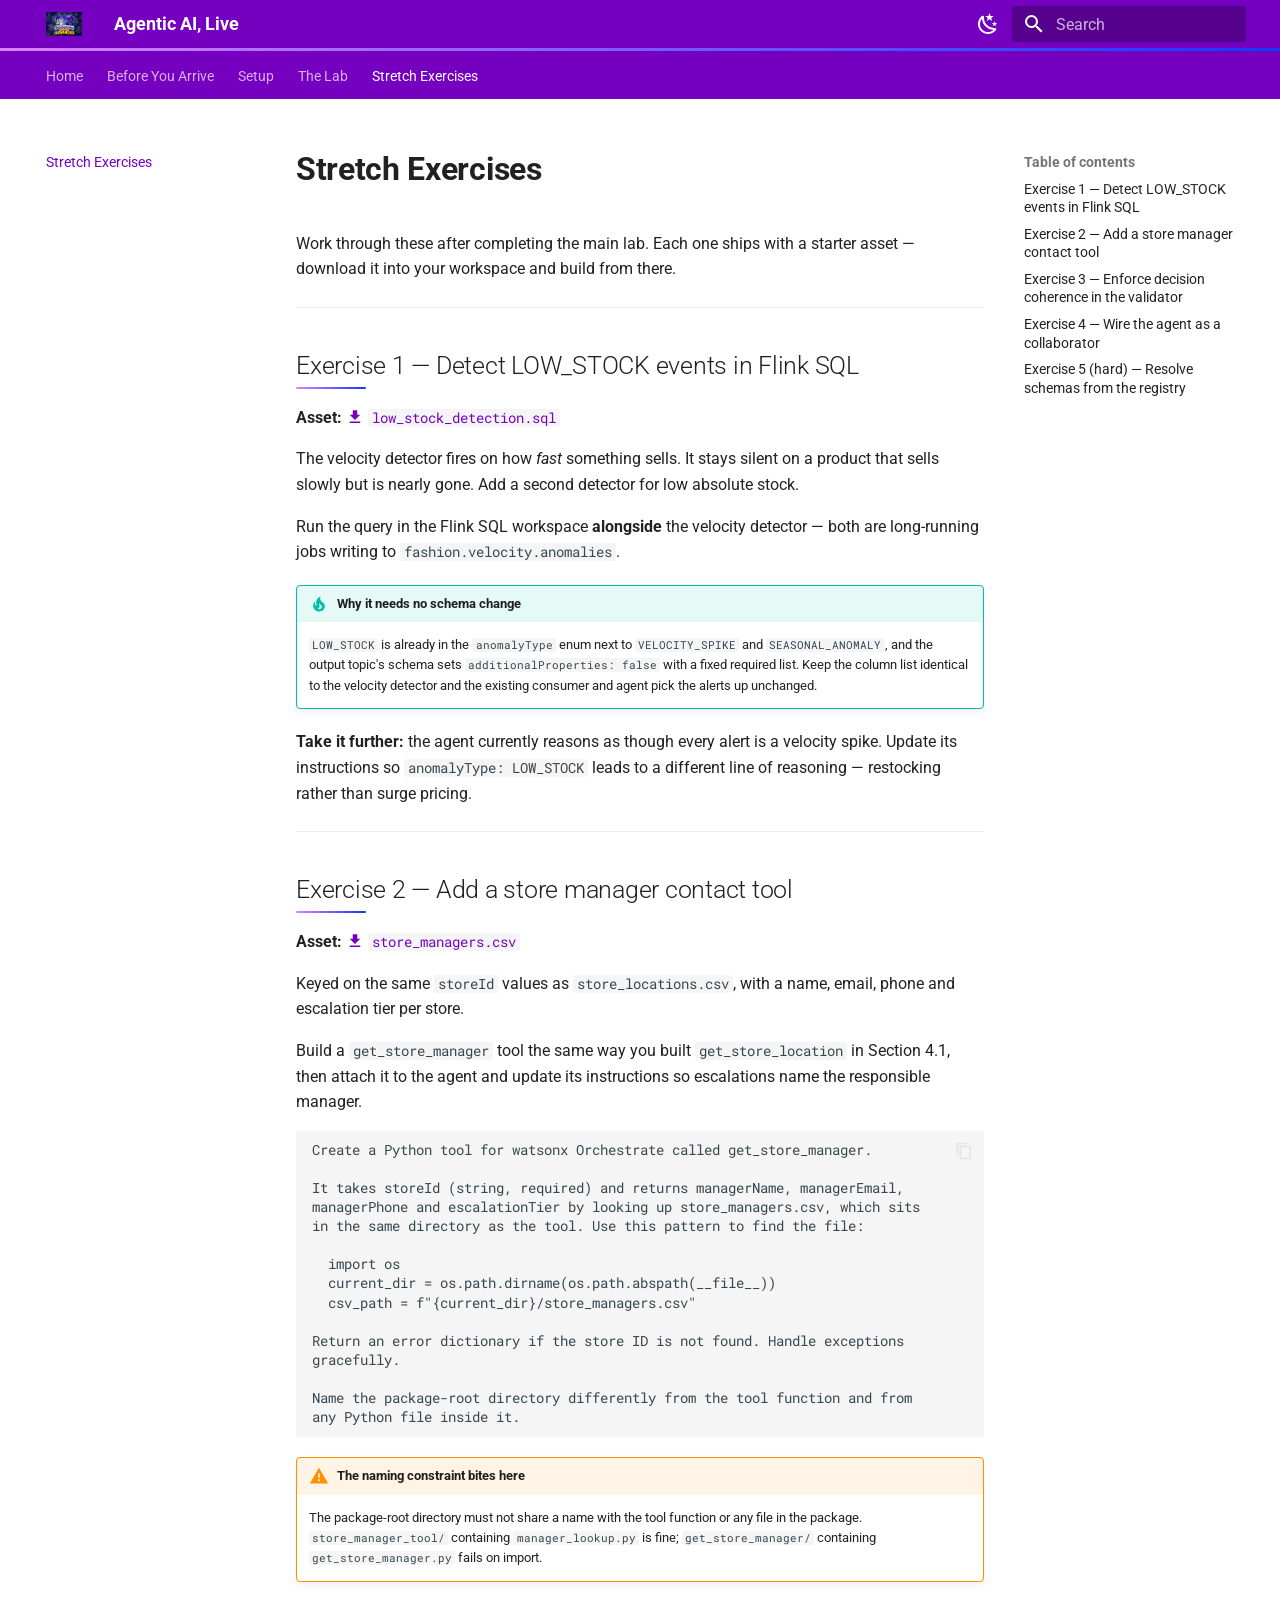
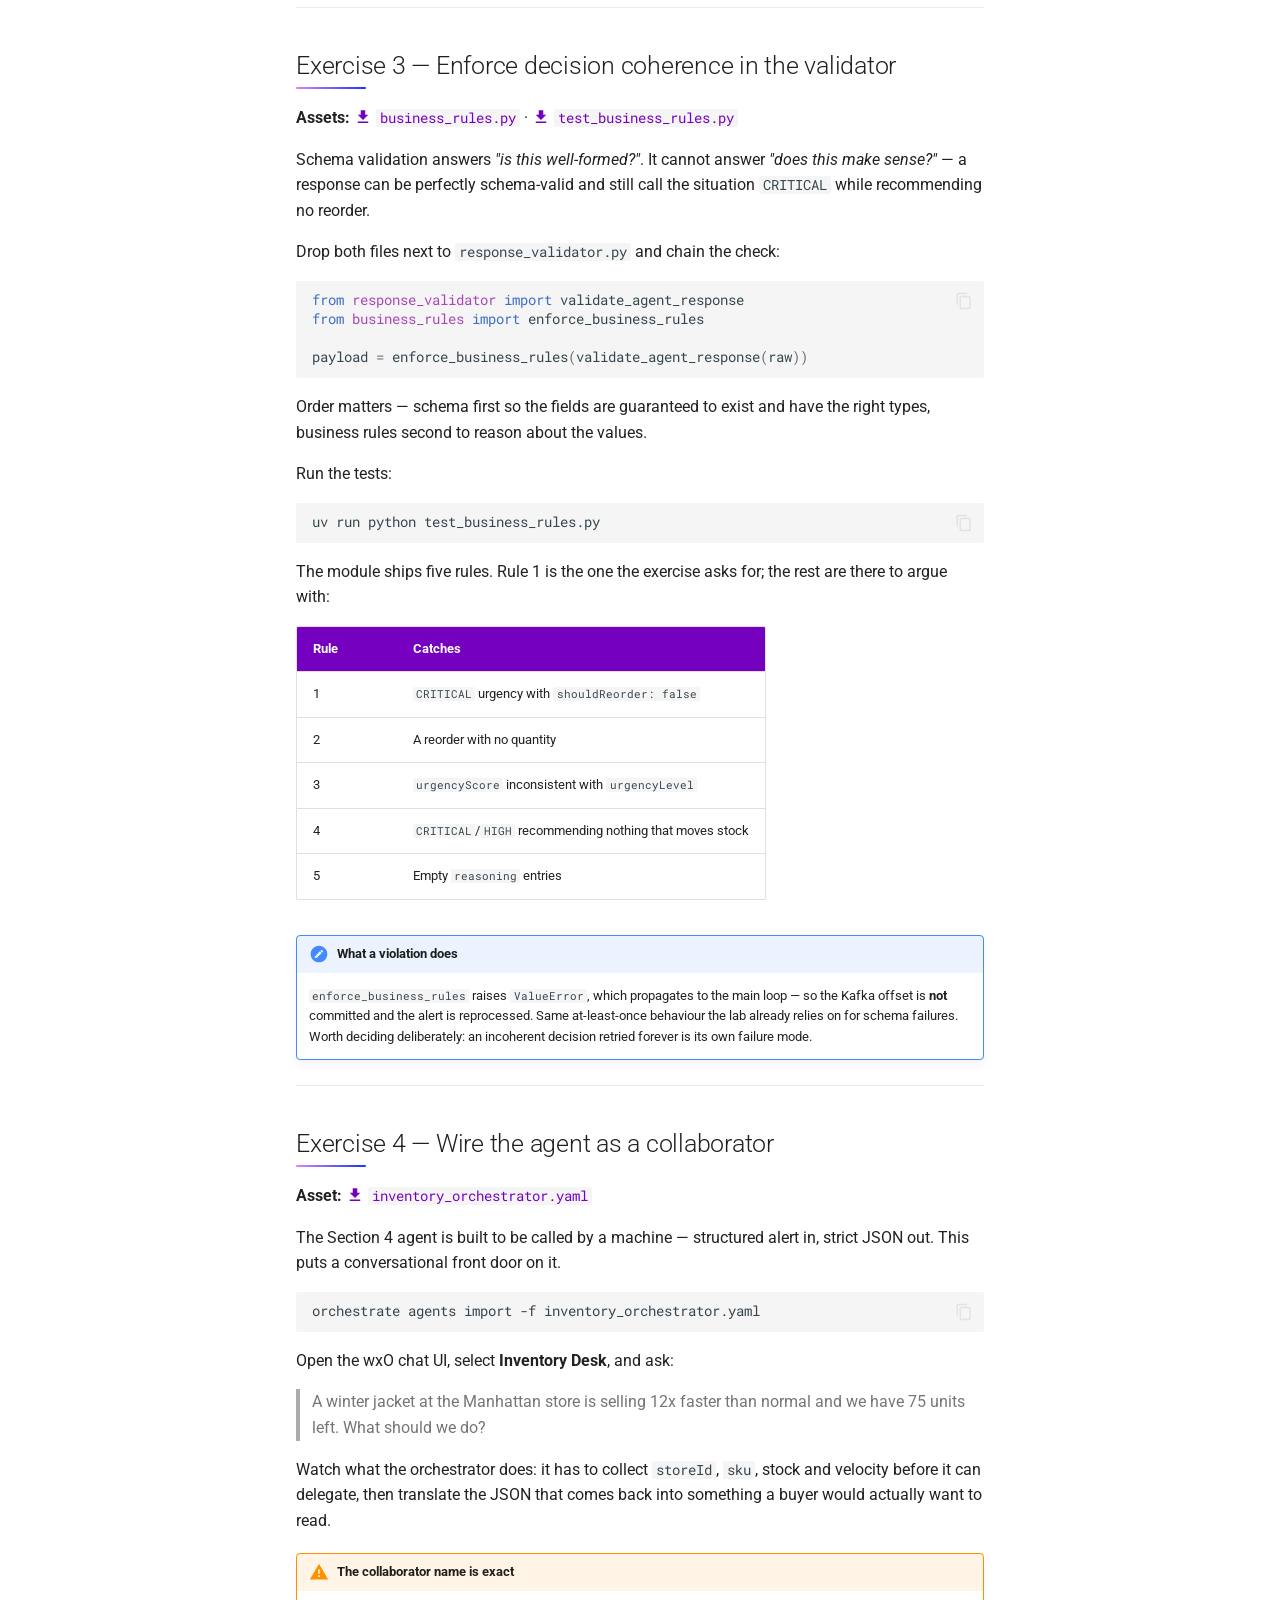
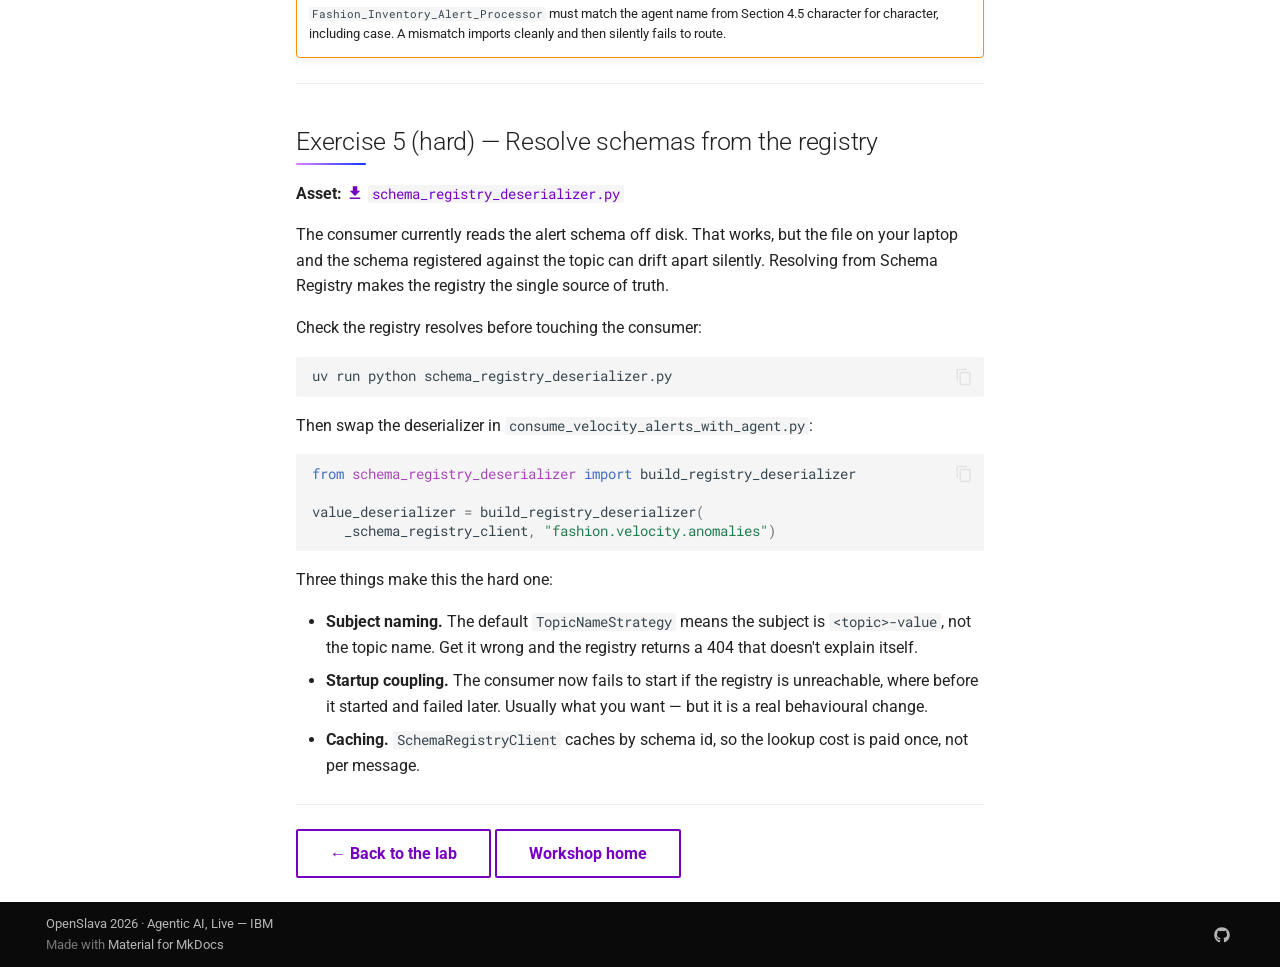
<file: lab/exercises/index.html>
<!doctype html>
<html lang="en" class="no-js">
  <head>
    
      <meta charset="utf-8">
      <meta name="viewport" content="width=device-width,initial-scale=1">
      
        <meta name="description" content="OpenSlava 2026 hands-on lab — Agentic AI, Live: Orchestrating Agents with Real-Time Data. Build an event-driven AI pipeline with Confluent Cloud, Flink SQL and IBM watsonx Orchestrate, using IBM Bob as your pair programmer.">
      
      
        <meta name="author" content="Ivor Rothwell, IBM">
      
      
        <link rel="canonical" href="https://irpk026.github.io/docs-advanced/lab/exercises/">
      
      
        <link rel="prev" href="../">
      
      
      
        
      
      
      <link rel="icon" href="../../assets/BWS_Advanced.png">
      <meta name="generator" content="mkdocs-1.6.1, mkdocs-material-9.7.7">
    
    
      
        <title>Stretch Exercises - Agentic AI, Live</title>
      
    
    
      <link rel="stylesheet" href="../../assets/stylesheets/main.ec1eaa64.min.css">
      
        
        <link rel="stylesheet" href="../../assets/stylesheets/palette.ab4e12ef.min.css">
      
      


    
    
      
    
    
      
        
        
        <link rel="preconnect" href="https://fonts.gstatic.com" crossorigin>
        <link rel="stylesheet" href="https://fonts.googleapis.com/css?family=Roboto:300,300i,400,400i,700,700i%7CRoboto+Mono:400,400i,700,700i&display=fallback">
        <style>:root{--md-text-font:"Roboto";--md-code-font:"Roboto Mono"}</style>
      
    
    
      <link rel="stylesheet" href="../../stylesheets/openslava.css">
    
    <script>__md_scope=new URL("../..",location),__md_hash=e=>[...e].reduce(((e,_)=>(e<<5)-e+_.charCodeAt(0)),0),__md_get=(e,_=localStorage,t=__md_scope)=>JSON.parse(_.getItem(t.pathname+"."+e)),__md_set=(e,_,t=localStorage,a=__md_scope)=>{try{t.setItem(a.pathname+"."+e,JSON.stringify(_))}catch(e){}}</script>
    
      

    
    
  </head>
  
  
    
    
      
    
    
    
    
    <body dir="ltr" data-md-color-scheme="default" data-md-color-primary="custom" data-md-color-accent="custom">
  
    
    <input class="md-toggle" data-md-toggle="drawer" type="checkbox" id="__drawer" autocomplete="off">
    <input class="md-toggle" data-md-toggle="search" type="checkbox" id="__search" autocomplete="off">
    <label class="md-overlay" for="__drawer"></label>
    <div data-md-component="skip">
      
        
        <a href="#stretch-exercises" class="md-skip">
          Skip to content
        </a>
      
    </div>
    <div data-md-component="announce">
      
    </div>
    
    
      

<header class="md-header" data-md-component="header">
  <nav class="md-header__inner md-grid" aria-label="Header">
    <a href="../.." title="Agentic AI, Live" class="md-header__button md-logo" aria-label="Agentic AI, Live" data-md-component="logo">
      
  <img src="../../assets/BWS_Advanced.png" alt="logo">

    </a>
    <label class="md-header__button md-icon" for="__drawer">
      
      <svg xmlns="http://www.w3.org/2000/svg" viewBox="0 0 24 24"><path d="M3 6h18v2H3zm0 5h18v2H3zm0 5h18v2H3z"/></svg>
    </label>
    <div class="md-header__title" data-md-component="header-title">
      <div class="md-header__ellipsis">
        <div class="md-header__topic">
          <span class="md-ellipsis">
            Agentic AI, Live
          </span>
        </div>
        <div class="md-header__topic" data-md-component="header-topic">
          <span class="md-ellipsis">
            
              Stretch Exercises
            
          </span>
        </div>
      </div>
    </div>
    
      
        <form class="md-header__option" data-md-component="palette">
  
    
    
    
    <input class="md-option" data-md-color-media="(prefers-color-scheme: light)" data-md-color-scheme="default" data-md-color-primary="custom" data-md-color-accent="custom"  aria-label="Switch to dark mode"  type="radio" name="__palette" id="__palette_0">
    
      <label class="md-header__button md-icon" title="Switch to dark mode" for="__palette_1" hidden>
        <svg xmlns="http://www.w3.org/2000/svg" viewBox="0 0 24 24"><path d="m17.75 4.09-2.53 1.94.91 3.06-2.63-1.81-2.63 1.81.91-3.06-2.53-1.94L12.44 4l1.06-3 1.06 3zm3.5 6.91-1.64 1.25.59 1.98-1.7-1.17-1.7 1.17.59-1.98L15.75 11l2.06-.05L18.5 9l.69 1.95zm-2.28 4.95c.83-.08 1.72 1.1 1.19 1.85-.32.45-.66.87-1.08 1.27C15.17 23 8.84 23 4.94 19.07c-3.91-3.9-3.91-10.24 0-14.14.4-.4.82-.76 1.27-1.08.75-.53 1.93.36 1.85 1.19-.27 2.86.69 5.83 2.89 8.02a9.96 9.96 0 0 0 8.02 2.89m-1.64 2.02a12.08 12.08 0 0 1-7.8-3.47c-2.17-2.19-3.33-5-3.49-7.82-2.81 3.14-2.7 7.96.31 10.98 3.02 3.01 7.84 3.12 10.98.31"/></svg>
      </label>
    
  
    
    
    
    <input class="md-option" data-md-color-media="(prefers-color-scheme: dark)" data-md-color-scheme="slate" data-md-color-primary="custom" data-md-color-accent="custom"  aria-label="Switch to light mode"  type="radio" name="__palette" id="__palette_1">
    
      <label class="md-header__button md-icon" title="Switch to light mode" for="__palette_0" hidden>
        <svg xmlns="http://www.w3.org/2000/svg" viewBox="0 0 24 24"><path d="M12 7a5 5 0 0 1 5 5 5 5 0 0 1-5 5 5 5 0 0 1-5-5 5 5 0 0 1 5-5m0 2a3 3 0 0 0-3 3 3 3 0 0 0 3 3 3 3 0 0 0 3-3 3 3 0 0 0-3-3m0-7 2.39 3.42C13.65 5.15 12.84 5 12 5s-1.65.15-2.39.42zM3.34 7l4.16-.35A7.2 7.2 0 0 0 5.94 8.5c-.44.74-.69 1.5-.83 2.29zm.02 10 1.76-3.77a7.131 7.131 0 0 0 2.38 4.14zM20.65 7l-1.77 3.79a7.02 7.02 0 0 0-2.38-4.15zm-.01 10-4.14.36c.59-.51 1.12-1.14 1.54-1.86.42-.73.69-1.5.83-2.29zM12 22l-2.41-3.44c.74.27 1.55.44 2.41.44.82 0 1.63-.17 2.37-.44z"/></svg>
      </label>
    
  
</form>
      
    
    
      <script>var palette=__md_get("__palette");if(palette&&palette.color){if("(prefers-color-scheme)"===palette.color.media){var media=matchMedia("(prefers-color-scheme: light)"),input=document.querySelector(media.matches?"[data-md-color-media='(prefers-color-scheme: light)']":"[data-md-color-media='(prefers-color-scheme: dark)']");palette.color.media=input.getAttribute("data-md-color-media"),palette.color.scheme=input.getAttribute("data-md-color-scheme"),palette.color.primary=input.getAttribute("data-md-color-primary"),palette.color.accent=input.getAttribute("data-md-color-accent")}for(var[key,value]of Object.entries(palette.color))document.body.setAttribute("data-md-color-"+key,value)}</script>
    
    
    
      
      
        <label class="md-header__button md-icon" for="__search">
          
          <svg xmlns="http://www.w3.org/2000/svg" viewBox="0 0 24 24"><path d="M9.5 3A6.5 6.5 0 0 1 16 9.5c0 1.61-.59 3.09-1.56 4.23l.27.27h.79l5 5-1.5 1.5-5-5v-.79l-.27-.27A6.52 6.52 0 0 1 9.5 16 6.5 6.5 0 0 1 3 9.5 6.5 6.5 0 0 1 9.5 3m0 2C7 5 5 7 5 9.5S7 14 9.5 14 14 12 14 9.5 12 5 9.5 5"/></svg>
        </label>
        <div class="md-search" data-md-component="search" role="dialog">
  <label class="md-search__overlay" for="__search"></label>
  <div class="md-search__inner" role="search">
    <form class="md-search__form" name="search">
      <input type="text" class="md-search__input" name="query" aria-label="Search" placeholder="Search" autocapitalize="off" autocorrect="off" autocomplete="off" spellcheck="false" data-md-component="search-query" required>
      <label class="md-search__icon md-icon" for="__search">
        
        <svg xmlns="http://www.w3.org/2000/svg" viewBox="0 0 24 24"><path d="M9.5 3A6.5 6.5 0 0 1 16 9.5c0 1.61-.59 3.09-1.56 4.23l.27.27h.79l5 5-1.5 1.5-5-5v-.79l-.27-.27A6.52 6.52 0 0 1 9.5 16 6.5 6.5 0 0 1 3 9.5 6.5 6.5 0 0 1 9.5 3m0 2C7 5 5 7 5 9.5S7 14 9.5 14 14 12 14 9.5 12 5 9.5 5"/></svg>
        
        <svg xmlns="http://www.w3.org/2000/svg" viewBox="0 0 24 24"><path d="M20 11v2H8l5.5 5.5-1.42 1.42L4.16 12l7.92-7.92L13.5 5.5 8 11z"/></svg>
      </label>
      <nav class="md-search__options" aria-label="Search">
        
        <button type="reset" class="md-search__icon md-icon" title="Clear" aria-label="Clear" tabindex="-1">
          
          <svg xmlns="http://www.w3.org/2000/svg" viewBox="0 0 24 24"><path d="M19 6.41 17.59 5 12 10.59 6.41 5 5 6.41 10.59 12 5 17.59 6.41 19 12 13.41 17.59 19 19 17.59 13.41 12z"/></svg>
        </button>
      </nav>
      
        <div class="md-search__suggest" data-md-component="search-suggest"></div>
      
    </form>
    <div class="md-search__output">
      <div class="md-search__scrollwrap" tabindex="0" data-md-scrollfix>
        <div class="md-search-result" data-md-component="search-result">
          <div class="md-search-result__meta">
            Initializing search
          </div>
          <ol class="md-search-result__list" role="presentation"></ol>
        </div>
      </div>
    </div>
  </div>
</div>
      
    
    
  </nav>
  
</header>
    
    <div class="md-container" data-md-component="container">
      
      
        
          
            
<nav class="md-tabs" aria-label="Tabs" data-md-component="tabs">
  <div class="md-grid">
    <ul class="md-tabs__list">
      
        
  
  
  
  
    <li class="md-tabs__item">
      <a href="../.." class="md-tabs__link">
        
  
  
    
  
  Home

      </a>
    </li>
  

      
        
  
  
  
  
    <li class="md-tabs__item">
      <a href="../../before-you-arrive/" class="md-tabs__link">
        
  
  
    
  
  Before You Arrive

      </a>
    </li>
  

      
        
  
  
  
  
    <li class="md-tabs__item">
      <a href="../../setup/" class="md-tabs__link">
        
  
  
    
  
  Setup

      </a>
    </li>
  

      
        
  
  
  
  
    <li class="md-tabs__item">
      <a href="../" class="md-tabs__link">
        
  
  
    
  
  The Lab

      </a>
    </li>
  

      
        
  
  
  
    
  
  
    <li class="md-tabs__item md-tabs__item--active">
      <a href="./" class="md-tabs__link">
        
  
  
    
  
  Stretch Exercises

      </a>
    </li>
  

      
    </ul>
  </div>
</nav>
          
        
      
      <main class="md-main" data-md-component="main">
        <div class="md-main__inner md-grid">
          
            
              
              <div class="md-sidebar md-sidebar--primary" data-md-component="sidebar" data-md-type="navigation" >
                <div class="md-sidebar__scrollwrap">
                  <div class="md-sidebar__inner">
                    


  


<nav class="md-nav md-nav--primary md-nav--lifted" aria-label="Navigation" data-md-level="0">
  <label class="md-nav__title" for="__drawer">
    <a href="../.." title="Agentic AI, Live" class="md-nav__button md-logo" aria-label="Agentic AI, Live" data-md-component="logo">
      
  <img src="../../assets/BWS_Advanced.png" alt="logo">

    </a>
    Agentic AI, Live
  </label>
  
  <ul class="md-nav__list" data-md-scrollfix>
    
      
      
  
  
  
  
    <li class="md-nav__item">
      <a href="../.." class="md-nav__link">
        
  
  
  <span class="md-ellipsis">
    
  
    Home
  

    
  </span>
  
  

      </a>
    </li>
  

    
      
      
  
  
  
  
    <li class="md-nav__item">
      <a href="../../before-you-arrive/" class="md-nav__link">
        
  
  
  <span class="md-ellipsis">
    
  
    Before You Arrive
  

    
  </span>
  
  

      </a>
    </li>
  

    
      
      
  
  
  
  
    <li class="md-nav__item">
      <a href="../../setup/" class="md-nav__link">
        
  
  
  <span class="md-ellipsis">
    
  
    Setup
  

    
  </span>
  
  

      </a>
    </li>
  

    
      
      
  
  
  
  
    <li class="md-nav__item">
      <a href="../" class="md-nav__link">
        
  
  
  <span class="md-ellipsis">
    
  
    The Lab
  

    
  </span>
  
  

      </a>
    </li>
  

    
      
      
  
  
    
  
  
  
    <li class="md-nav__item md-nav__item--active">
      
      <input class="md-nav__toggle md-toggle" type="checkbox" id="__toc">
      
      
        
      
      
        <label class="md-nav__link md-nav__link--active" for="__toc">
          
  
  
  <span class="md-ellipsis">
    
  
    Stretch Exercises
  

    
  </span>
  
  

          <span class="md-nav__icon md-icon"></span>
        </label>
      
      <a href="./" class="md-nav__link md-nav__link--active">
        
  
  
  <span class="md-ellipsis">
    
  
    Stretch Exercises
  

    
  </span>
  
  

      </a>
      
        

<nav class="md-nav md-nav--secondary" aria-label="Table of contents">
  
  
  
    
  
  
    <label class="md-nav__title" for="__toc">
      <span class="md-nav__icon md-icon"></span>
      Table of contents
    </label>
    <ul class="md-nav__list" data-md-component="toc" data-md-scrollfix>
      
        <li class="md-nav__item">
  <a href="#exercise-1-detect-low_stock-events-in-flink-sql" class="md-nav__link">
    <span class="md-ellipsis">
      
        Exercise 1 — Detect LOW_STOCK events in Flink SQL
      
    </span>
  </a>
  
</li>
      
        <li class="md-nav__item">
  <a href="#exercise-2-add-a-store-manager-contact-tool" class="md-nav__link">
    <span class="md-ellipsis">
      
        Exercise 2 — Add a store manager contact tool
      
    </span>
  </a>
  
</li>
      
        <li class="md-nav__item">
  <a href="#exercise-3-enforce-decision-coherence-in-the-validator" class="md-nav__link">
    <span class="md-ellipsis">
      
        Exercise 3 — Enforce decision coherence in the validator
      
    </span>
  </a>
  
</li>
      
        <li class="md-nav__item">
  <a href="#exercise-4-wire-the-agent-as-a-collaborator" class="md-nav__link">
    <span class="md-ellipsis">
      
        Exercise 4 — Wire the agent as a collaborator
      
    </span>
  </a>
  
</li>
      
        <li class="md-nav__item">
  <a href="#exercise-5-hard-resolve-schemas-from-the-registry" class="md-nav__link">
    <span class="md-ellipsis">
      
        Exercise 5 (hard) — Resolve schemas from the registry
      
    </span>
  </a>
  
</li>
      
    </ul>
  
</nav>
      
    </li>
  

    
  </ul>
</nav>
                  </div>
                </div>
              </div>
            
            
              
              <div class="md-sidebar md-sidebar--secondary" data-md-component="sidebar" data-md-type="toc" >
                <div class="md-sidebar__scrollwrap">
                  <div class="md-sidebar__inner">
                    

<nav class="md-nav md-nav--secondary" aria-label="Table of contents">
  
  
  
    
  
  
    <label class="md-nav__title" for="__toc">
      <span class="md-nav__icon md-icon"></span>
      Table of contents
    </label>
    <ul class="md-nav__list" data-md-component="toc" data-md-scrollfix>
      
        <li class="md-nav__item">
  <a href="#exercise-1-detect-low_stock-events-in-flink-sql" class="md-nav__link">
    <span class="md-ellipsis">
      
        Exercise 1 — Detect LOW_STOCK events in Flink SQL
      
    </span>
  </a>
  
</li>
      
        <li class="md-nav__item">
  <a href="#exercise-2-add-a-store-manager-contact-tool" class="md-nav__link">
    <span class="md-ellipsis">
      
        Exercise 2 — Add a store manager contact tool
      
    </span>
  </a>
  
</li>
      
        <li class="md-nav__item">
  <a href="#exercise-3-enforce-decision-coherence-in-the-validator" class="md-nav__link">
    <span class="md-ellipsis">
      
        Exercise 3 — Enforce decision coherence in the validator
      
    </span>
  </a>
  
</li>
      
        <li class="md-nav__item">
  <a href="#exercise-4-wire-the-agent-as-a-collaborator" class="md-nav__link">
    <span class="md-ellipsis">
      
        Exercise 4 — Wire the agent as a collaborator
      
    </span>
  </a>
  
</li>
      
        <li class="md-nav__item">
  <a href="#exercise-5-hard-resolve-schemas-from-the-registry" class="md-nav__link">
    <span class="md-ellipsis">
      
        Exercise 5 (hard) — Resolve schemas from the registry
      
    </span>
  </a>
  
</li>
      
    </ul>
  
</nav>
                  </div>
                </div>
              </div>
            
          
          
            <div class="md-content" data-md-component="content">
              
              <article class="md-content__inner md-typeset">
                
                  



<h1 id="stretch-exercises">Stretch Exercises<a class="headerlink" href="#stretch-exercises" title="Permanent link">&para;</a></h1>
<!--lab estimatedMinutes=20 difficulty=medium-->

<p>Work through these after completing the main lab. Each one ships with a starter asset —
download it into your workspace and build from there.</p>
<hr />
<h2 id="exercise-1-detect-low_stock-events-in-flink-sql">Exercise 1 — Detect LOW_STOCK events in Flink SQL<a class="headerlink" href="#exercise-1-detect-low_stock-events-in-flink-sql" title="Permanent link">&para;</a></h2>
<p><strong>Asset:</strong> <a href="low_stock_detection.sql"><span class="twemoji"><svg xmlns="http://www.w3.org/2000/svg" viewBox="0 0 24 24"><path d="M5 20h14v-2H5m14-9h-4V3H9v6H5l7 7z"/></svg></span> <code>low_stock_detection.sql</code></a></p>
<p>The velocity detector fires on how <em>fast</em> something sells. It stays silent on a product
that sells slowly but is nearly gone. Add a second detector for low absolute stock.</p>
<p>Run the query in the Flink SQL workspace <strong>alongside</strong> the velocity detector — both are
long-running jobs writing to <code>fashion.velocity.anomalies</code>.</p>
<div class="admonition tip">
<p class="admonition-title">Why it needs no schema change</p>
<p><code>LOW_STOCK</code> is already in the <code>anomalyType</code> enum next to <code>VELOCITY_SPIKE</code> and
<code>SEASONAL_ANOMALY</code>, and the output topic's schema sets <code>additionalProperties: false</code>
with a fixed required list. Keep the column list identical to the velocity detector
and the existing consumer and agent pick the alerts up unchanged.</p>
</div>
<p><strong>Take it further:</strong> the agent currently reasons as though every alert is a velocity
spike. Update its instructions so <code>anomalyType: LOW_STOCK</code> leads to a different line of
reasoning — restocking rather than surge pricing.</p>
<hr />
<h2 id="exercise-2-add-a-store-manager-contact-tool">Exercise 2 — Add a store manager contact tool<a class="headerlink" href="#exercise-2-add-a-store-manager-contact-tool" title="Permanent link">&para;</a></h2>
<p><strong>Asset:</strong> <a href="store_managers.csv"><span class="twemoji"><svg xmlns="http://www.w3.org/2000/svg" viewBox="0 0 24 24"><path d="M5 20h14v-2H5m14-9h-4V3H9v6H5l7 7z"/></svg></span> <code>store_managers.csv</code></a></p>
<p>Keyed on the same <code>storeId</code> values as <code>store_locations.csv</code>, with a name, email, phone
and escalation tier per store.</p>
<p>Build a <code>get_store_manager</code> tool the same way you built <code>get_store_location</code> in
Section 4.1, then attach it to the agent and update its instructions so escalations name
the responsible manager.</p>
<div class="language-text highlight"><pre><span></span><code><span id="__span-0-1"><a id="__codelineno-0-1" name="__codelineno-0-1" href="#__codelineno-0-1"></a>Create a Python tool for watsonx Orchestrate called get_store_manager.
</span><span id="__span-0-2"><a id="__codelineno-0-2" name="__codelineno-0-2" href="#__codelineno-0-2"></a>
</span><span id="__span-0-3"><a id="__codelineno-0-3" name="__codelineno-0-3" href="#__codelineno-0-3"></a>It takes storeId (string, required) and returns managerName, managerEmail,
</span><span id="__span-0-4"><a id="__codelineno-0-4" name="__codelineno-0-4" href="#__codelineno-0-4"></a>managerPhone and escalationTier by looking up store_managers.csv, which sits
</span><span id="__span-0-5"><a id="__codelineno-0-5" name="__codelineno-0-5" href="#__codelineno-0-5"></a>in the same directory as the tool. Use this pattern to find the file:
</span><span id="__span-0-6"><a id="__codelineno-0-6" name="__codelineno-0-6" href="#__codelineno-0-6"></a>
</span><span id="__span-0-7"><a id="__codelineno-0-7" name="__codelineno-0-7" href="#__codelineno-0-7"></a>  import os
</span><span id="__span-0-8"><a id="__codelineno-0-8" name="__codelineno-0-8" href="#__codelineno-0-8"></a>  current_dir = os.path.dirname(os.path.abspath(__file__))
</span><span id="__span-0-9"><a id="__codelineno-0-9" name="__codelineno-0-9" href="#__codelineno-0-9"></a>  csv_path = f"{current_dir}/store_managers.csv"
</span><span id="__span-0-10"><a id="__codelineno-0-10" name="__codelineno-0-10" href="#__codelineno-0-10"></a>
</span><span id="__span-0-11"><a id="__codelineno-0-11" name="__codelineno-0-11" href="#__codelineno-0-11"></a>Return an error dictionary if the store ID is not found. Handle exceptions
</span><span id="__span-0-12"><a id="__codelineno-0-12" name="__codelineno-0-12" href="#__codelineno-0-12"></a>gracefully.
</span><span id="__span-0-13"><a id="__codelineno-0-13" name="__codelineno-0-13" href="#__codelineno-0-13"></a>
</span><span id="__span-0-14"><a id="__codelineno-0-14" name="__codelineno-0-14" href="#__codelineno-0-14"></a>Name the package-root directory differently from the tool function and from
</span><span id="__span-0-15"><a id="__codelineno-0-15" name="__codelineno-0-15" href="#__codelineno-0-15"></a>any Python file inside it.
</span></code></pre></div>
<div class="admonition warning">
<p class="admonition-title">The naming constraint bites here</p>
<p>The package-root directory must not share a name with the tool function or any file
in the package. <code>store_manager_tool/</code> containing <code>manager_lookup.py</code> is fine;
<code>get_store_manager/</code> containing <code>get_store_manager.py</code> fails on import.</p>
</div>
<hr />
<h2 id="exercise-3-enforce-decision-coherence-in-the-validator">Exercise 3 — Enforce decision coherence in the validator<a class="headerlink" href="#exercise-3-enforce-decision-coherence-in-the-validator" title="Permanent link">&para;</a></h2>
<p><strong>Assets:</strong> <a href="business_rules.py"><span class="twemoji"><svg xmlns="http://www.w3.org/2000/svg" viewBox="0 0 24 24"><path d="M5 20h14v-2H5m14-9h-4V3H9v6H5l7 7z"/></svg></span> <code>business_rules.py</code></a> ·
<a href="test_business_rules.py"><span class="twemoji"><svg xmlns="http://www.w3.org/2000/svg" viewBox="0 0 24 24"><path d="M5 20h14v-2H5m14-9h-4V3H9v6H5l7 7z"/></svg></span> <code>test_business_rules.py</code></a></p>
<p>Schema validation answers <em>"is this well-formed?"</em>. It cannot answer <em>"does this make
sense?"</em> — a response can be perfectly schema-valid and still call the situation
<code>CRITICAL</code> while recommending no reorder.</p>
<p>Drop both files next to <code>response_validator.py</code> and chain the check:</p>
<div class="language-python highlight"><pre><span></span><code><span id="__span-1-1"><a id="__codelineno-1-1" name="__codelineno-1-1" href="#__codelineno-1-1"></a><span class="kn">from</span><span class="w"> </span><span class="nn">response_validator</span><span class="w"> </span><span class="kn">import</span> <span class="n">validate_agent_response</span>
</span><span id="__span-1-2"><a id="__codelineno-1-2" name="__codelineno-1-2" href="#__codelineno-1-2"></a><span class="kn">from</span><span class="w"> </span><span class="nn">business_rules</span><span class="w"> </span><span class="kn">import</span> <span class="n">enforce_business_rules</span>
</span><span id="__span-1-3"><a id="__codelineno-1-3" name="__codelineno-1-3" href="#__codelineno-1-3"></a>
</span><span id="__span-1-4"><a id="__codelineno-1-4" name="__codelineno-1-4" href="#__codelineno-1-4"></a><span class="n">payload</span> <span class="o">=</span> <span class="n">enforce_business_rules</span><span class="p">(</span><span class="n">validate_agent_response</span><span class="p">(</span><span class="n">raw</span><span class="p">))</span>
</span></code></pre></div>
<p>Order matters — schema first so the fields are guaranteed to exist and have the right
types, business rules second to reason about the values.</p>
<p>Run the tests:</p>
<div class="language-bash highlight"><pre><span></span><code><span id="__span-2-1"><a id="__codelineno-2-1" name="__codelineno-2-1" href="#__codelineno-2-1"></a>uv<span class="w"> </span>run<span class="w"> </span>python<span class="w"> </span>test_business_rules.py
</span></code></pre></div>
<p>The module ships five rules. Rule 1 is the one the exercise asks for; the rest are there
to argue with:</p>
<table>
<thead>
<tr>
<th>Rule</th>
<th>Catches</th>
</tr>
</thead>
<tbody>
<tr>
<td>1</td>
<td><code>CRITICAL</code> urgency with <code>shouldReorder: false</code></td>
</tr>
<tr>
<td>2</td>
<td>A reorder with no quantity</td>
</tr>
<tr>
<td>3</td>
<td><code>urgencyScore</code> inconsistent with <code>urgencyLevel</code></td>
</tr>
<tr>
<td>4</td>
<td><code>CRITICAL</code>/<code>HIGH</code> recommending nothing that moves stock</td>
</tr>
<tr>
<td>5</td>
<td>Empty <code>reasoning</code> entries</td>
</tr>
</tbody>
</table>
<div class="admonition note">
<p class="admonition-title">What a violation does</p>
<p><code>enforce_business_rules</code> raises <code>ValueError</code>, which propagates to the main loop — so
the Kafka offset is <strong>not</strong> committed and the alert is reprocessed. Same
at-least-once behaviour the lab already relies on for schema failures. Worth deciding
deliberately: an incoherent decision retried forever is its own failure mode.</p>
</div>
<hr />
<h2 id="exercise-4-wire-the-agent-as-a-collaborator">Exercise 4 — Wire the agent as a collaborator<a class="headerlink" href="#exercise-4-wire-the-agent-as-a-collaborator" title="Permanent link">&para;</a></h2>
<p><strong>Asset:</strong> <a href="inventory_orchestrator.yaml"><span class="twemoji"><svg xmlns="http://www.w3.org/2000/svg" viewBox="0 0 24 24"><path d="M5 20h14v-2H5m14-9h-4V3H9v6H5l7 7z"/></svg></span> <code>inventory_orchestrator.yaml</code></a></p>
<p>The Section 4 agent is built to be called by a machine — structured alert in, strict JSON
out. This puts a conversational front door on it.</p>
<div class="language-bash highlight"><pre><span></span><code><span id="__span-3-1"><a id="__codelineno-3-1" name="__codelineno-3-1" href="#__codelineno-3-1"></a>orchestrate<span class="w"> </span>agents<span class="w"> </span>import<span class="w"> </span>-f<span class="w"> </span>inventory_orchestrator.yaml
</span></code></pre></div>
<p>Open the wxO chat UI, select <strong>Inventory Desk</strong>, and ask:</p>
<blockquote>
<p>A winter jacket at the Manhattan store is selling 12x faster than normal and we have
75 units left. What should we do?</p>
</blockquote>
<p>Watch what the orchestrator does: it has to collect <code>storeId</code>, <code>sku</code>, stock and velocity
before it can delegate, then translate the JSON that comes back into something a buyer
would actually want to read.</p>
<div class="admonition warning">
<p class="admonition-title">The collaborator name is exact</p>
<p><code>Fashion_Inventory_Alert_Processor</code> must match the agent name from Section 4.5
character for character, including case. A mismatch imports cleanly and then silently
fails to route.</p>
</div>
<hr />
<h2 id="exercise-5-hard-resolve-schemas-from-the-registry">Exercise 5 (hard) — Resolve schemas from the registry<a class="headerlink" href="#exercise-5-hard-resolve-schemas-from-the-registry" title="Permanent link">&para;</a></h2>
<p><strong>Asset:</strong> <a href="schema_registry_deserializer.py"><span class="twemoji"><svg xmlns="http://www.w3.org/2000/svg" viewBox="0 0 24 24"><path d="M5 20h14v-2H5m14-9h-4V3H9v6H5l7 7z"/></svg></span> <code>schema_registry_deserializer.py</code></a></p>
<p>The consumer currently reads the alert schema off disk. That works, but the file on your
laptop and the schema registered against the topic can drift apart silently. Resolving
from Schema Registry makes the registry the single source of truth.</p>
<p>Check the registry resolves before touching the consumer:</p>
<div class="language-bash highlight"><pre><span></span><code><span id="__span-4-1"><a id="__codelineno-4-1" name="__codelineno-4-1" href="#__codelineno-4-1"></a>uv<span class="w"> </span>run<span class="w"> </span>python<span class="w"> </span>schema_registry_deserializer.py
</span></code></pre></div>
<p>Then swap the deserializer in <code>consume_velocity_alerts_with_agent.py</code>:</p>
<div class="language-python highlight"><pre><span></span><code><span id="__span-5-1"><a id="__codelineno-5-1" name="__codelineno-5-1" href="#__codelineno-5-1"></a><span class="kn">from</span><span class="w"> </span><span class="nn">schema_registry_deserializer</span><span class="w"> </span><span class="kn">import</span> <span class="n">build_registry_deserializer</span>
</span><span id="__span-5-2"><a id="__codelineno-5-2" name="__codelineno-5-2" href="#__codelineno-5-2"></a>
</span><span id="__span-5-3"><a id="__codelineno-5-3" name="__codelineno-5-3" href="#__codelineno-5-3"></a><span class="n">value_deserializer</span> <span class="o">=</span> <span class="n">build_registry_deserializer</span><span class="p">(</span>
</span><span id="__span-5-4"><a id="__codelineno-5-4" name="__codelineno-5-4" href="#__codelineno-5-4"></a>    <span class="n">_schema_registry_client</span><span class="p">,</span> <span class="s2">"fashion.velocity.anomalies"</span><span class="p">)</span>
</span></code></pre></div>
<p>Three things make this the hard one:</p>
<ul>
<li><strong>Subject naming.</strong> The default <code>TopicNameStrategy</code> means the subject is
  <code>&lt;topic&gt;-value</code>, not the topic name. Get it wrong and the registry returns a 404 that
  doesn't explain itself.</li>
<li><strong>Startup coupling.</strong> The consumer now fails to start if the registry is unreachable,
  where before it started and failed later. Usually what you want — but it is a real
  behavioural change.</li>
<li><strong>Caching.</strong> <code>SchemaRegistryClient</code> caches by schema id, so the lookup cost is paid
  once, not per message.</li>
</ul>
<hr />
<p><a class="md-button" href="../">← Back to the lab</a>
<a class="md-button" href="../../">Workshop home</a></p>












                
              </article>
            </div>
          
          
  <script>var tabs=__md_get("__tabs");if(Array.isArray(tabs))e:for(var set of document.querySelectorAll(".tabbed-set")){var labels=set.querySelector(".tabbed-labels");for(var tab of tabs)for(var label of labels.getElementsByTagName("label"))if(label.innerText.trim()===tab){var input=document.getElementById(label.htmlFor);input.checked=!0;continue e}}</script>

<script>var target=document.getElementById(location.hash.slice(1));target&&target.name&&(target.checked=target.name.startsWith("__tabbed_"))</script>
        </div>
        
          <button type="button" class="md-top md-icon" data-md-component="top" hidden>
  
  <svg xmlns="http://www.w3.org/2000/svg" viewBox="0 0 24 24"><path d="M13 20h-2V8l-5.5 5.5-1.42-1.42L12 4.16l7.92 7.92-1.42 1.42L13 8z"/></svg>
  Back to top
</button>
        
      </main>
      
        <footer class="md-footer">
  
  <div class="md-footer-meta md-typeset">
    <div class="md-footer-meta__inner md-grid">
      <div class="md-copyright">
  
    <div class="md-copyright__highlight">
      OpenSlava 2026 · Agentic AI, Live — IBM
    </div>
  
  
    Made with
    <a href="https://squidfunk.github.io/mkdocs-material/" target="_blank" rel="noopener">
      Material for MkDocs
    </a>
  
</div>
      
        
<div class="md-social">
  
    
    
    
    
    <a href="https://github.com/juseljuk/bobchestrate-workshop" target="_blank" rel="noopener" title="Workshop repository" class="md-social__link">
      <svg xmlns="http://www.w3.org/2000/svg" viewBox="0 0 512 512"><!--! Font Awesome Free 7.1.0 by @fontawesome - https://fontawesome.com License - https://fontawesome.com/license/free (Icons: CC BY 4.0, Fonts: SIL OFL 1.1, Code: MIT License) Copyright 2025 Fonticons, Inc.--><path d="M173.9 397.4c0 2-2.3 3.6-5.2 3.6-3.3.3-5.6-1.3-5.6-3.6 0-2 2.3-3.6 5.2-3.6 3-.3 5.6 1.3 5.6 3.6m-31.1-4.5c-.7 2 1.3 4.3 4.3 4.9 2.6 1 5.6 0 6.2-2s-1.3-4.3-4.3-5.2c-2.6-.7-5.5.3-6.2 2.3m44.2-1.7c-2.9.7-4.9 2.6-4.6 4.9.3 2 2.9 3.3 5.9 2.6 2.9-.7 4.9-2.6 4.6-4.6-.3-1.9-3-3.2-5.9-2.9M252.8 8C114.1 8 8 113.3 8 252c0 110.9 69.8 205.8 169.5 239.2 12.8 2.3 17.3-5.6 17.3-12.1 0-6.2-.3-40.4-.3-61.4 0 0-70 15-84.7-29.8 0 0-11.4-29.1-27.8-36.6 0 0-22.9-15.7 1.6-15.4 0 0 24.9 2 38.6 25.8 21.9 38.6 58.6 27.5 72.9 20.9 2.3-16 8.8-27.1 16-33.7-55.9-6.2-112.3-14.3-112.3-110.5 0-27.5 7.6-41.3 23.6-58.9-2.6-6.5-11.1-33.3 2.6-67.9 20.9-6.5 69 27 69 27 20-5.6 41.5-8.5 62.8-8.5s42.8 2.9 62.8 8.5c0 0 48.1-33.6 69-27 13.7 34.7 5.2 61.4 2.6 67.9 16 17.7 25.8 31.5 25.8 58.9 0 96.5-58.9 104.2-114.8 110.5 9.2 7.9 17 22.9 17 46.4 0 33.7-.3 75.4-.3 83.6 0 6.5 4.6 14.4 17.3 12.1C436.2 457.8 504 362.9 504 252 504 113.3 391.5 8 252.8 8M105.2 352.9c-1.3 1-1 3.3.7 5.2 1.6 1.6 3.9 2.3 5.2 1 1.3-1 1-3.3-.7-5.2-1.6-1.6-3.9-2.3-5.2-1m-10.8-8.1c-.7 1.3.3 2.9 2.3 3.9 1.6 1 3.6.7 4.3-.7.7-1.3-.3-2.9-2.3-3.9-2-.6-3.6-.3-4.3.7m32.4 35.6c-1.6 1.3-1 4.3 1.3 6.2 2.3 2.3 5.2 2.6 6.5 1 1.3-1.3.7-4.3-1.3-6.2-2.2-2.3-5.2-2.6-6.5-1m-11.4-14.7c-1.6 1-1.6 3.6 0 5.9s4.3 3.3 5.6 2.3c1.6-1.3 1.6-3.9 0-6.2-1.4-2.3-4-3.3-5.6-2"/></svg>
    </a>
  
</div>
      
    </div>
  </div>
</footer>
      
    </div>
    <div class="md-dialog" data-md-component="dialog">
      <div class="md-dialog__inner md-typeset"></div>
    </div>
    
    
    
      
      
      <script id="__config" type="application/json">{"annotate": null, "base": "../..", "features": ["navigation.instant", "navigation.tracking", "navigation.tabs", "navigation.sections", "navigation.top", "navigation.indexes", "toc.follow", "content.code.copy", "content.code.annotate", "content.tabs.link", "search.highlight", "search.suggest"], "search": "../../assets/javascripts/workers/search.2c215733.min.js", "tags": null, "translations": {"clipboard.copied": "Copied to clipboard", "clipboard.copy": "Copy to clipboard", "search.result.more.one": "1 more on this page", "search.result.more.other": "# more on this page", "search.result.none": "No matching documents", "search.result.one": "1 matching document", "search.result.other": "# matching documents", "search.result.placeholder": "Type to start searching", "search.result.term.missing": "Missing", "select.version": "Select version"}, "version": null}</script>
    
    
      <script src="../../assets/javascripts/bundle.d7400e89.min.js"></script>
      
        <script src="../../javascripts/progress.js"></script>
      
    
  </body>
</html>
</file>
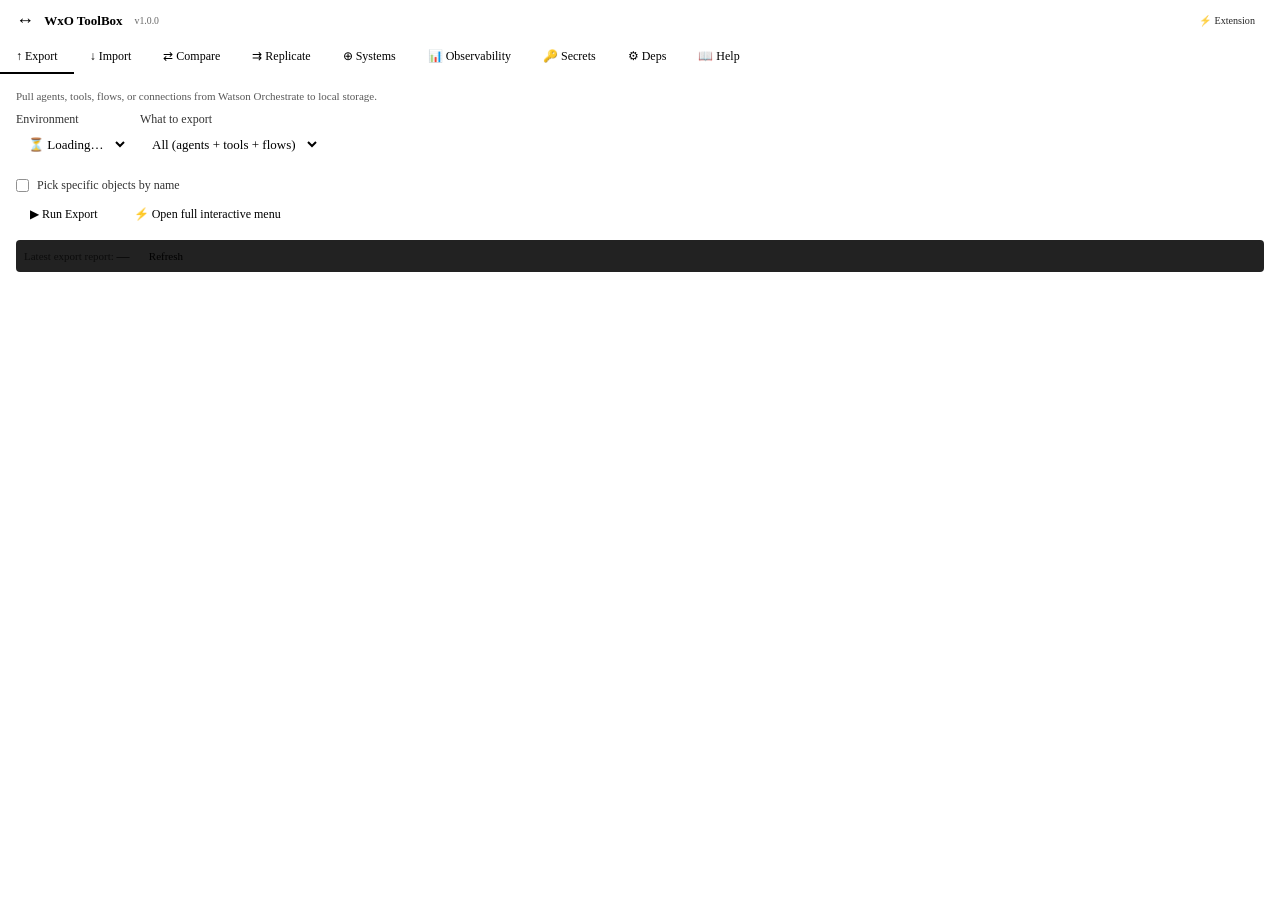
<file: .vscode/wxo-panel-debug.html>
<!DOCTYPE html>
<html lang="en">
<head>
  <meta charset="UTF-8">
  <meta name="viewport" content="width=device-width, initial-scale=1.0">
  <title>WxO ToolBox</title>
  <style>
    *, *::before, *::after { box-sizing: border-box; margin: 0; padding: 0; }
    body {
      font-family: var(--vscode-font-family);
      font-size: 13px;
      color: var(--vscode-foreground);
      background: var(--vscode-editor-background);
      display: flex;
      flex-direction: column;
      height: 100vh;
      overflow: hidden;
    }

    /* ── App header ── */
    .app-header {
      display: flex;
      align-items: center;
      gap: 10px;
      padding: 10px 16px;
      background: var(--vscode-titleBar-activeBackground);
      border-bottom: 1px solid var(--vscode-panel-border);
      flex-shrink: 0;
    }
    .app-header-icon { font-size: 1.4em; }
    .app-header-title {
      font-weight: 600;
      font-size: 1em;
      color: var(--vscode-titleBar-activeForeground);
    }
    .app-header-version {
      font-size: 0.75em;
      opacity: 0.6;
      margin-left: 2px;
    }
    .app-header-spacer { flex: 1; }
    .ext-link {
      font-size: 0.78em;
      color: var(--vscode-textLink-foreground);
      cursor: pointer;
      text-decoration: none;
      border: 1px solid var(--vscode-textLink-foreground);
      border-radius: 10px;
      padding: 2px 9px;
      white-space: nowrap;
      opacity: 0.85;
    }
    .ext-link:hover { opacity: 1; text-decoration: underline; }
    .trace-id-link {
      color: var(--vscode-textLink-foreground);
      text-decoration: none;
      cursor: pointer;
    }
    .trace-id-link:hover { text-decoration: underline; }

    /* ── Tab bar ── */
    .tab-bar {
      display: flex;
      background: var(--vscode-tab-inactiveBackground, var(--vscode-editorGroupHeader-tabsBackground));
      border-bottom: 1px solid var(--vscode-panel-border);
      flex-shrink: 0;
      overflow-x: auto;
    }
    .tab-bar::-webkit-scrollbar { height: 2px; }
    .tab-btn {
      padding: 8px 16px;
      border: none;
      border-bottom: 2px solid transparent;
      background: transparent;
      color: var(--vscode-tab-inactiveForeground);
      cursor: pointer;
      font-size: 12px;
      font-family: var(--vscode-font-family);
      white-space: nowrap;
      transition: color 0.1s;
    }
    .tab-btn:hover { color: var(--vscode-tab-activeForeground); background: var(--vscode-tab-hoverBackground); }
    .tab-btn.active {
      color: var(--vscode-tab-activeForeground);
      border-bottom-color: var(--vscode-tab-activeBorderTop, var(--vscode-focusBorder));
      background: var(--vscode-tab-activeBackground);
    }

    /* ── Tab content ── */
    .tab-body { flex: 1; overflow-y: auto; padding: 16px; }
    .tab-pane { display: none; }
    .tab-pane.active { display: block; }

    /* ── Forms ── */
    .field { margin-bottom: 12px; }
    label { display: block; margin-bottom: 4px; font-size: 12px; opacity: 0.8; }
    input[type="text"], select, textarea {
      width: 100%;
      max-width: 340px;
      padding: 5px 8px;
      background: var(--vscode-input-background);
      color: var(--vscode-input-foreground);
      border: 1px solid var(--vscode-input-border, var(--vscode-panel-border));
      border-radius: 3px;
      font-size: 13px;
      font-family: var(--vscode-font-family);
    }
    textarea { max-width: 480px; resize: vertical; font-family: monospace; }
    .row { display: flex; gap: 12px; flex-wrap: wrap; align-items: flex-end; }

    /* ── Buttons ── */
    .btn {
      padding: 6px 14px;
      border: none;
      border-radius: 3px;
      cursor: pointer;
      font-size: 12px;
      font-family: var(--vscode-font-family);
      background: var(--vscode-button-background);
      color: var(--vscode-button-foreground);
      white-space: nowrap;
    }
    .btn:hover { background: var(--vscode-button-hoverBackground); }
    .btn:disabled { opacity: 0.4; cursor: not-allowed; }
    .btn-secondary {
      background: var(--vscode-button-secondaryBackground);
      color: var(--vscode-button-secondaryForeground);
    }
    .btn-secondary:hover { background: var(--vscode-button-secondaryHoverBackground); }
    .btn-row { display: flex; gap: 8px; flex-wrap: wrap; margin-top: 4px; }

    /* ── Status bar ── */
    .status-bar {
      padding: 5px 16px;
      font-size: 11px;
      font-family: monospace;
      min-height: 24px;
      background: var(--vscode-statusBar-background, var(--vscode-input-background));
      color: var(--vscode-statusBar-foreground, var(--vscode-foreground));
      border-top: 1px solid var(--vscode-panel-border);
      flex-shrink: 0;
      overflow: hidden;
      text-overflow: ellipsis;
      white-space: nowrap;
    }
    .status-bar.error { color: var(--vscode-errorForeground); }

    /* ── Misc ── */
    .hint { font-size: 11px; opacity: 0.65; margin-bottom: 10px; }
    .sep { height: 1px; background: var(--vscode-panel-border); margin: 14px 0; }
    .ok  { color: var(--vscode-testing-iconPassed); }
    .err { color: var(--vscode-errorForeground); }
    .params-list { margin-bottom: 8px; }
    .params-list .row { display: flex; gap: 8px; align-items: flex-end; margin-bottom: 6px; flex-wrap: wrap; }
    .create-form .field { margin-bottom: 12px; }

    /* ── Object picker ── */
    .obj-picker-toggle { display:flex; align-items:center; gap:8px; margin-top:8px; }
    .obj-picker-toggle label { font-size:12px; cursor:pointer; display:flex; align-items:center; gap:5px; }
    .obj-picker-body { margin-top:10px; padding:10px; background:var(--vscode-editor-inactiveSelectionBackground); border-radius:4px; border:1px solid var(--vscode-widget-border); }
    .obj-group { margin-bottom:10px; }
    .obj-group:last-child { margin-bottom:0; }
    .obj-group-hdr { display:flex; align-items:center; gap:8px; margin-bottom:6px; font-size:12px; font-weight:bold; }
    .obj-group-hdr .obj-group-btns { margin-left:auto; display:flex; gap:4px; }
    .btn-xs { background:var(--vscode-button-secondaryBackground); color:var(--vscode-button-secondaryForeground); border:none; padding:1px 7px; font-size:10px; border-radius:2px; cursor:pointer; }
    .btn-xs:hover { background:var(--vscode-button-secondaryHoverBackground); }
    .obj-checks { display:flex; flex-wrap:wrap; gap:5px; min-height:22px; margin-bottom:5px; }
    .obj-chip { display:inline-flex; align-items:center; gap:3px; padding:2px 8px; border-radius:10px; font-size:11px; cursor:pointer; user-select:none; background:var(--vscode-badge-background); color:var(--vscode-badge-foreground); border:1px solid transparent; }
    .obj-chip input[type=checkbox] { margin:0; cursor:pointer; }
    .obj-chip:has(input:checked) { background:var(--vscode-button-background); color:var(--vscode-button-foreground); }
    .obj-text-input { width:100%; background:var(--vscode-input-background); color:var(--vscode-input-foreground); border:1px solid var(--vscode-input-border); padding:4px 8px; font-size:11px; border-radius:2px; font-family:var(--vscode-editor-font-family, monospace); }
    .obj-count-badge { font-size:10px; opacity:0.6; font-weight:normal; }
    .obj-load-row { display:flex; align-items:center; gap:8px; margin-bottom:8px; }
    .obj-load-status { font-size:11px; opacity:0.65; }

    .warn-box {
      padding: 8px 10px;
      background: var(--vscode-inputValidation-warningBackground);
      border: 1px solid var(--vscode-inputValidation-warningBorder);
      border-radius: 3px;
      margin-bottom: 12px;
      font-size: 12px;
    }
    code { font-family: monospace; font-size: 0.92em; }

    /* ── Output panel ── */
    .output-panel {
      display: none;
      flex-direction: column;
      flex-shrink: 0;
      border-top: 2px solid var(--vscode-focusBorder, var(--vscode-panel-border));
      background: var(--vscode-terminal-background, var(--vscode-editor-background));
      overflow: hidden;
    }
    .output-panel.visible { display: flex; }
    .output-resize-handle {
      height: 5px;
      cursor: ns-resize;
      background: var(--vscode-panel-border);
      flex-shrink: 0;
    }
    .output-resize-handle:hover { background: var(--vscode-focusBorder); }
    .output-header {
      display: flex;
      align-items: center;
      gap: 8px;
      padding: 3px 10px;
      background: var(--vscode-tab-inactiveBackground, var(--vscode-editorGroupHeader-tabsBackground));
      border-bottom: 1px solid var(--vscode-panel-border);
      flex-shrink: 0;
      font-size: 11px;
    }
    .output-label { font-weight: 600; flex: 1; color: var(--vscode-foreground); }
    .output-spinner {
      display: inline-block;
      width: 12px;
      height: 12px;
      border: 2px solid var(--vscode-focusBorder);
      border-top-color: transparent;
      border-radius: 50%;
      animation: wxo-spin 0.7s linear infinite;
      visibility: hidden;
    }
    .output-spinner.running { visibility: visible; }
    @keyframes wxo-spin { to { transform: rotate(360deg); } }
    .output-body {
      flex: 1;
      overflow-y: auto;
      padding: 6px 12px;
      font-family: var(--vscode-editor-font-family, 'Courier New', monospace);
      font-size: 12px;
      line-height: 1.5;
    }
    .output-line {
      white-space: pre-wrap;
      word-break: break-all;
      color: var(--vscode-terminal-foreground, var(--vscode-foreground));
    }
    .output-line.ok  { color: var(--vscode-testing-iconPassed, #4ec94e); }
    .output-line.err { color: var(--vscode-errorForeground, #f44336); }
    .output-line.sep { opacity: 0.45; }
    .output-line.hdr { font-weight: 600; }
    .output-exit-ok  { color: var(--vscode-testing-iconPassed, #4ec94e); font-weight: 600; margin-top: 4px; }
    .output-exit-err { color: var(--vscode-errorForeground, #f44336); font-weight: 600; margin-top: 4px; }
    .output-report-link { margin-top: 6px; }
    .output-report-link a { color: var(--vscode-textLink-foreground); text-decoration: none; }
    .output-report-link a:hover { text-decoration: underline; }
  </style>
</head>
<body>

  <!-- App header -->
  <div class="app-header">
    <span class="app-header-icon">↔</span>
    <span class="app-header-title">WxO ToolBox</span>
    <span class="app-header-version">v1.0.0</span>
    <span class="app-header-spacer"></span>
    <a class="ext-link" id="btnExtLink" title="Open extension in VS Code Marketplace">⚡ Extension</a>
  </div>

  <!-- Tab bar -->
    <div class="tab-bar">
    <button class="tab-btn active" data-tab="export">↑ Export</button>
    <button class="tab-btn" data-tab="import">↓ Import</button>
    <button class="tab-btn" data-tab="compare">⇄ Compare</button>
    <button class="tab-btn" data-tab="replicate">⇉ Replicate</button>
    <button class="tab-btn" data-tab="systems">⊕ Systems</button>
    <button class="tab-btn" data-tab="observability">📊 Observability</button>
    <button class="tab-btn" data-tab="secrets">🔑 Secrets</button>
    <button class="tab-btn" data-tab="deps">⚙ Deps</button>
    <button class="tab-btn" data-tab="help">📖 Help</button>
  </div>

  <!-- Tab content -->
  <div class="tab-body">

    

    <!-- Export -->
    <div id="pane-export" class="tab-pane active">
      <p class="hint">Pull agents, tools, flows, or connections from Watson Orchestrate to local storage.</p>
      <p id="envLoadingHint" style="font-size:11px;opacity:0.7;margin:0 0 8px 0;display:none;">⏳ Please wait — gathering environments…</p>
      <div class="row">
        <div class="field">
          <label>Environment</label>
          <select id="exportEnv" style="max-width:160px;"><option value="">⏳ Loading…</option></select>
        </div>
        <div class="field" id="exportWhatField">
          <label>What to export</label>
          <select id="exportWhat">
            <option value="all">All (agents + tools + flows)</option>
            <option value="agents">Agents only</option>
            <option value="tools">Tools only</option>
            <option value="flows">Flows only</option>
            <option value="plugins">Plugins only</option>
            <option value="connections">Connections only (live)</option>
          </select>
        </div>
      </div>
      
      <div class="obj-picker-toggle">
        <label>
          <input type="checkbox" id="exportUseSpecific">
          &nbsp;Pick specific objects by name
        </label>
      </div>
      <div id="exportPickerBody" class="obj-picker-body" style="display:none;">
        <div class="obj-load-row">
          <button class="btn btn-secondary" id="btnExportLoadList" style="padding:3px 10px;font-size:11px;">📋 Export from env</button>
          <span id="exportLoadStatus" class="obj-load-status"></span>
        </div>
        <!-- Agents -->
        <div class="obj-group">
          <div class="obj-group-hdr">
            <input type="checkbox" id="exportAgentsAll" title="Select all agents">
            <span>Agents <span id="exportAgentCount" class="obj-count-badge"></span></span>
            <div class="obj-group-btns">
              <button class="btn-xs" id="exportAgentBtnAll">All</button>
              <button class="btn-xs" id="exportAgentBtnNone">None</button>
            </div>
          </div>
          <div id="exportAgentChecks" class="obj-checks"></div>
          <input type="text" id="exportAgentNames" class="obj-text-input" placeholder="Or type agent names: agent1, agent2, …" />
        </div>
        <!-- Tools & Flows -->
        <div class="obj-group">
          <div class="obj-group-hdr">
            <input type="checkbox" id="exportToolsAll" title="Select all tools">
            <span>Tools &amp; Flows <span id="exportToolCount" class="obj-count-badge"></span></span>
            <div class="obj-group-btns">
              <button class="btn-xs" id="exportToolBtnAll">All</button>
              <button class="btn-xs" id="exportToolBtnNone">None</button>
            </div>
          </div>
          <div id="exportToolChecks" class="obj-checks"></div>
          <input type="text" id="exportToolNames" class="obj-text-input" placeholder="Or type tool names: tool1, tool2, …" />
        </div>
        <!-- Connections (incl. replicate: uses source env's secret mapping for target) -->
        <div class="obj-group">
          <div class="obj-group-hdr">
            <input type="checkbox" id="exportConnsAll" title="Select all connections">
            <span>Connections <span id="exportConnCount" class="obj-count-badge"></span></span>
            <div class="obj-group-btns">
              <button class="btn-xs" id="exportConnBtnAll">All</button>
              <button class="btn-xs" id="exportConnBtnNone">None</button>
            </div>
          </div>
          <div id="exportConnChecks" class="obj-checks"></div>
          <input type="text" id="exportConnNames" class="obj-text-input" placeholder="Or type connection app_ids: conn1, conn2, …" />
        </div>
      </div>
      <div class="btn-row">
        <button class="btn" id="btnExport" >▶ Run Export</button>
        <button class="btn btn-secondary" id="btnInteractive" >⚡ Open full interactive menu</button>
      </div>
      <div class="report-section" style="margin-top:12px;padding:8px;background:var(--vscode-input-background, #222);border-radius:4px;">
        <span class="hint">Latest export report: </span>
        <span id="exportReportLink">—</span>
        <button class="btn btn-secondary" id="btnRefreshExportReport" style="margin-left:8px;padding:2px 8px;font-size:11px;">Refresh</button>
      </div>
    </div>

    <!-- Import -->
    <div id="pane-import" class="tab-pane">
      <p class="hint">Push agents, tools, flows, or connections from a local export folder into Watson Orchestrate.</p>
      <div class="row">
        <div class="field" style="flex:1;min-width:200px;">
          <label>Export folder</label>
          <input type="text" id="importFolder" placeholder="Click Pick to browse…" style="max-width:400px;" />
        </div>
        <div class="field">
          <button class="btn btn-secondary" id="btnPickFolder" style="margin-top:18px;">📂 Pick folder</button>
        </div>
      </div>
      <div class="row">
        <div class="field">
          <label>Target environment</label>
          <select id="importEnv" style="max-width:160px;"><option value="">⏳ Loading…</option></select>
        </div>
        <div class="field">
          <label>Import what</label>
          <select id="importWhat" style="max-width:200px;">
            <option value="all">All (agents + tools + flows + connections)</option>
            <option value="agents">Agents only</option>
            <option value="tools">Tools only</option>
            <option value="flows">Flows only</option>
            <option value="plugins">Plugins only</option>
            <option value="connections">Connections only</option>
          </select>
        </div>
        <div class="field">
          <label>If exists</label>
          <select id="importIfExists" style="max-width:160px;">
            <option value="override">Override</option>
            <option value="skip">Skip</option>
          </select>
        </div>
        <div class="field">
          <label>Connection credential source</label>
          <select id="importConnSource" style="max-width:180px;" title="Which env's .env_connection to use for CONN_* when importing connections. Auto = from export path (e.g. Exports/TZ1/... → TZ1).">
            <option value="">auto (from path)</option>
          </select>
        </div>
      </div>
      
      <div class="obj-picker-toggle">
        <label>
          <input type="checkbox" id="importUseSpecific">
          &nbsp;Pick specific objects by name
        </label>
      </div>
      <div id="importPickerBody" class="obj-picker-body" style="display:none;">
        <div class="obj-load-row">
          <button class="btn btn-secondary" id="btnImportLoadList" style="padding:3px 10px;font-size:11px;">📋 Load from export folder</button>
          <span id="importLoadStatus" class="obj-load-status"></span>
        </div>
        <!-- Agents -->
        <div class="obj-group">
          <div class="obj-group-hdr">
            <input type="checkbox" id="importAgentsAll" title="Select all agents">
            <span>Agents <span id="importAgentCount" class="obj-count-badge"></span></span>
            <div class="obj-group-btns">
              <button class="btn-xs" id="importAgentBtnAll">All</button>
              <button class="btn-xs" id="importAgentBtnNone">None</button>
            </div>
          </div>
          <div id="importAgentChecks" class="obj-checks"></div>
          <input type="text" id="importAgentNames" class="obj-text-input" placeholder="Or type agent names: agent1, agent2, …" />
        </div>
        <!-- Tools & Flows -->
        <div class="obj-group">
          <div class="obj-group-hdr">
            <input type="checkbox" id="importToolsAll" title="Select all tools">
            <span>Tools &amp; Flows <span id="importToolCount" class="obj-count-badge"></span></span>
            <div class="obj-group-btns">
              <button class="btn-xs" id="importToolBtnAll">All</button>
              <button class="btn-xs" id="importToolBtnNone">None</button>
            </div>
          </div>
          <div id="importToolChecks" class="obj-checks"></div>
          <input type="text" id="importToolNames" class="obj-text-input" placeholder="Or type tool names: tool1, tool2, …" />
        </div>
        <!-- Connections (incl. replicate: uses source env's secret mapping for target) -->
        <div class="obj-group">
          <div class="obj-group-hdr">
            <input type="checkbox" id="importConnsAll" title="Select all connections">
            <span>Connections <span id="importConnCount" class="obj-count-badge"></span></span>
            <div class="obj-group-btns">
              <button class="btn-xs" id="importConnBtnAll">All</button>
              <button class="btn-xs" id="importConnBtnNone">None</button>
            </div>
          </div>
          <div id="importConnChecks" class="obj-checks"></div>
          <input type="text" id="importConnNames" class="obj-text-input" placeholder="Or type connection app_ids: conn1, conn2, …" />
        </div>
      </div>
      <div class="btn-row">
        <button class="btn" id="btnImport" >▶ Run Import</button>
      </div>
      <div class="report-section" style="margin-top:12px;padding:8px;background:var(--vscode-input-background, #222);border-radius:4px;">
        <span class="hint">Latest import report: </span>
        <span id="importReportLink">—</span>
        <button class="btn btn-secondary" id="btnRefreshImportReport" style="margin-left:8px;padding:2px 8px;font-size:11px;">Refresh</button>
      </div>
    </div>

    <!-- Compare -->
    <div id="pane-compare" class="tab-pane">
      <p class="hint">Compare agents, tools, flows, connections, or plugins between two environments. Report saved to <code>WxO/Compare/</code>.</p>
      <div class="row">
        <div class="field">
          <label>Source environment</label>
          <select id="compareEnv1" style="max-width:160px;"><option value="">⏳ Loading…</option></select>
        </div>
        <div class="field">
          <label>Target environment</label>
          <select id="compareEnv2" style="max-width:160px;"><option value="">⏳ Loading…</option></select>
        </div>
        <div class="field">
          <label>What to compare</label>
          <select id="compareWhat" style="max-width:200px;">
            <option value="all">All (agents, tools, flows, connections, plugins)</option>
            <option value="agents">Agents only</option>
            <option value="tools">Tools only</option>
            <option value="flows">Flows only</option>
            <option value="plugins">Plugins only</option>
            <option value="connections">Connections only</option>
          </select>
        </div>
      </div>
      
      <div class="obj-picker-toggle">
        <label>
          <input type="checkbox" id="compareUseSpecific">
          &nbsp;Pick specific objects by name
        </label>
      </div>
      <div id="comparePickerBody" class="obj-picker-body" style="display:none;">
        <div class="obj-load-row">
          <button class="btn btn-secondary" id="btnCompareLoadList" style="padding:3px 10px;font-size:11px;">📋 Load from source env</button>
          <span id="compareLoadStatus" class="obj-load-status"></span>
        </div>
        <!-- Agents -->
        <div class="obj-group">
          <div class="obj-group-hdr">
            <input type="checkbox" id="compareAgentsAll" title="Select all agents">
            <span>Agents <span id="compareAgentCount" class="obj-count-badge"></span></span>
            <div class="obj-group-btns">
              <button class="btn-xs" id="compareAgentBtnAll">All</button>
              <button class="btn-xs" id="compareAgentBtnNone">None</button>
            </div>
          </div>
          <div id="compareAgentChecks" class="obj-checks"></div>
          <input type="text" id="compareAgentNames" class="obj-text-input" placeholder="Or type agent names: agent1, agent2, …" />
        </div>
        <!-- Tools & Flows -->
        <div class="obj-group">
          <div class="obj-group-hdr">
            <input type="checkbox" id="compareToolsAll" title="Select all tools">
            <span>Tools &amp; Flows <span id="compareToolCount" class="obj-count-badge"></span></span>
            <div class="obj-group-btns">
              <button class="btn-xs" id="compareToolBtnAll">All</button>
              <button class="btn-xs" id="compareToolBtnNone">None</button>
            </div>
          </div>
          <div id="compareToolChecks" class="obj-checks"></div>
          <input type="text" id="compareToolNames" class="obj-text-input" placeholder="Or type tool names: tool1, tool2, …" />
        </div>
        <!-- Connections (incl. replicate: uses source env's secret mapping for target) -->
        <div class="obj-group">
          <div class="obj-group-hdr">
            <input type="checkbox" id="compareConnsAll" title="Select all connections">
            <span>Connections <span id="compareConnCount" class="obj-count-badge"></span></span>
            <div class="obj-group-btns">
              <button class="btn-xs" id="compareConnBtnAll">All</button>
              <button class="btn-xs" id="compareConnBtnNone">None</button>
            </div>
          </div>
          <div id="compareConnChecks" class="obj-checks"></div>
          <input type="text" id="compareConnNames" class="obj-text-input" placeholder="Or type connection app_ids: conn1, conn2, …" />
        </div>
      </div>
      <div class="btn-row">
        <button class="btn" id="btnCompare" >▶ Run Compare</button>
      </div>
      <div class="report-section" style="margin-top:12px;padding:8px;background:var(--vscode-input-background, #222);border-radius:4px;">
        <span class="hint">Latest compare report: </span>
        <span id="compareReportLink">—</span>
        <button class="btn btn-secondary" id="btnRefreshCompareReport" style="margin-left:8px;padding:2px 8px;font-size:11px;">Refresh</button>
      </div>
    </div>

    <!-- Replicate -->
    <div id="pane-replicate" class="tab-pane">
      <p class="hint">Copy resources from source → Replicate folder → target environment. <strong>Connections</strong>: uses source system's secret mapping (<code>.env_connection_&lt;source&gt;</code>) for credentials in target.</p>
      <div class="row">
        <div class="field">
          <label>Source environment</label>
          <select id="repSource" style="max-width:160px;"><option value="">⏳ Loading…</option></select>
        </div>
        <div class="field">
          <label>Target environment</label>
          <select id="repTarget" style="max-width:160px;"><option value="">⏳ Loading…</option></select>
        </div>
        <div class="field">
          <label>Connection credential source</label>
          <select id="repConnSource" style="max-width:180px;" title="Which env's .env_connection to use for CONN_* when replicating connections. Default = source.">
            <option value="">same as source</option>
          </select>
        </div>
        <div class="field">
          <label>What to replicate</label>
          <select id="repWhat">
            <option value="all">All (agents + tools + flows)</option>
            <option value="agents">Agents only</option>
            <option value="tools">Tools only</option>
            <option value="flows">Flows only</option>
            <option value="plugins">Plugins only</option>
            <option value="connections">Connections only (uses source secret mapping)</option>
          </select>
        </div>
        <div class="field">
          <label>If exists</label>
          <select id="repIfExists" style="max-width:160px;">
            <option value="override">Override</option>
            <option value="skip">Skip</option>
          </select>
        </div>
      </div>
      
      <div class="obj-picker-toggle">
        <label>
          <input type="checkbox" id="repUseSpecific">
          &nbsp;Pick specific objects by name
        </label>
      </div>
      <div id="repPickerBody" class="obj-picker-body" style="display:none;">
        <div class="obj-load-row">
          <button class="btn btn-secondary" id="btnRepLoadList" style="padding:3px 10px;font-size:11px;">📋 Load from source env</button>
          <span id="repLoadStatus" class="obj-load-status"></span>
        </div>
        <!-- Agents -->
        <div class="obj-group">
          <div class="obj-group-hdr">
            <input type="checkbox" id="repAgentsAll" title="Select all agents">
            <span>Agents <span id="repAgentCount" class="obj-count-badge"></span></span>
            <div class="obj-group-btns">
              <button class="btn-xs" id="repAgentBtnAll">All</button>
              <button class="btn-xs" id="repAgentBtnNone">None</button>
            </div>
          </div>
          <div id="repAgentChecks" class="obj-checks"></div>
          <input type="text" id="repAgentNames" class="obj-text-input" placeholder="Or type agent names: agent1, agent2, …" />
        </div>
        <!-- Tools & Flows -->
        <div class="obj-group">
          <div class="obj-group-hdr">
            <input type="checkbox" id="repToolsAll" title="Select all tools">
            <span>Tools &amp; Flows <span id="repToolCount" class="obj-count-badge"></span></span>
            <div class="obj-group-btns">
              <button class="btn-xs" id="repToolBtnAll">All</button>
              <button class="btn-xs" id="repToolBtnNone">None</button>
            </div>
          </div>
          <div id="repToolChecks" class="obj-checks"></div>
          <input type="text" id="repToolNames" class="obj-text-input" placeholder="Or type tool names: tool1, tool2, …" />
        </div>
        <!-- Connections (incl. replicate: uses source env's secret mapping for target) -->
        <div class="obj-group">
          <div class="obj-group-hdr">
            <input type="checkbox" id="repConnsAll" title="Select all connections">
            <span>Connections <span id="repConnCount" class="obj-count-badge"></span></span>
            <div class="obj-group-btns">
              <button class="btn-xs" id="repConnBtnAll">All</button>
              <button class="btn-xs" id="repConnBtnNone">None</button>
            </div>
          </div>
          <div id="repConnChecks" class="obj-checks"></div>
          <input type="text" id="repConnNames" class="obj-text-input" placeholder="Or type connection app_ids: conn1, conn2, …" />
        </div>
      </div>
      <div class="btn-row">
        <button class="btn" id="btnReplicate" >▶ Run Replicate</button>
      </div>
      <div class="report-section" style="margin-top:12px;padding:8px;background:var(--vscode-input-background, #222);border-radius:4px;">
        <span class="hint">Latest replicate report: </span>
        <span id="replicateReportLink">—</span>
        <button class="btn btn-secondary" id="btnRefreshReplicateReport" style="margin-left:8px;padding:2px 8px;font-size:11px;">Refresh</button>
      </div>
    </div>

    <!-- Systems -->
    <div id="pane-systems" class="tab-pane">
      <p class="hint">Extension is the source of truth. System config (name, URL, API key) stored in <code>WxO/Systems/systems.json</code>; API keys in SecretStorage. Synced to orchestrate CLI.</p>

      <div id="systemsTable" style="margin-bottom:14px;">
        <p class="hint" style="font-style:italic;">Loading environments…</p>
      </div>

      <div class="btn-row">
        <button class="btn" id="btnAddSystem">+ Add System</button>
        <button class="btn btn-secondary" id="btnRefreshSystems">↺ Refresh</button>
        <button class="btn btn-secondary" id="btnCopyToEnv" title="Copy stored credentials to workspace .env">📋 Copy to .env</button>
      </div>
    </div>

    <!-- Observability -->
    <div id="pane-observability" class="tab-pane">
      <p class="hint">Search and export traces from Watson Orchestrate. Requires watsonx Orchestrate SaaS or Developer Edition with <code>--with-ibm-telemetry</code>. <a href="#" id="linkObservabilityDocs">Docs</a></p>

      <div class="row" style="margin-bottom:12px;">
        <div class="field">
          <label>Environment</label>
          <select id="obsEnv" style="max-width:160px;"><option value="">⏳ Loading…</option></select>
        </div>
      </div>

      <h4 style="font-size:13px;margin:16px 0 8px 0;">Search traces</h4>
      <p class="hint" style="margin-bottom:8px;">Time range cannot exceed 30 days. Default: last 30 minutes.</p>
      <div class="row" style="flex-wrap:wrap;gap:10px;margin-bottom:10px;">
        <div class="field">
          <label>Start time</label>
          <input type="datetime-local" id="obsStartTime" style="max-width:200px;font-family:monospace;font-size:12px;" />
        </div>
        <div class="field">
          <label>End time</label>
          <input type="datetime-local" id="obsEndTime" style="max-width:200px;font-family:monospace;font-size:12px;" />
        </div>
        <div class="field">
          <label>Agent name</label>
          <input type="text" id="obsAgentName" placeholder="optional" style="max-width:140px;" />
        </div>
        <div class="field">
          <label>Limit (1–1000)</label>
          <input type="number" id="obsLimit" value="50" min="1" max="1000" style="max-width:80px;" />
        </div>
      </div>
      <div class="btn-row" style="margin-bottom:16px;">
        <button class="btn" id="btnObsSearch">🔍 Search traces</button>
        <button class="btn btn-secondary" id="btnObsResetTimes" title="Set start = now −30 min, end = now">↺ Last 30 min</button>
      </div>

      <div id="obsResultsSection" style="margin-top:16px;display:none;">
        <h4 style="font-size:13px;margin:0 0 8px 0;">Search results</h4>
        <p id="obsResultsSummary" class="hint" style="margin-bottom:8px;"></p>
        <pre id="obsResultsRaw" style="display:none;font-size:11px;margin:8px 0;padding:8px;background:var(--vscode-input-background,#222);border-radius:4px;overflow-x:auto;white-space:pre-wrap;max-height:120px;"></pre>
        <div id="obsResultsTableWrap" style="overflow-x:auto;margin-bottom:12px;">
          <table id="obsResultsTable" style="width:100%;min-width:700px;border-collapse:collapse;font-size:12px;">
            <thead>
              <tr>
                <th style="text-align:left;padding:6px 8px;border-bottom:1px solid var(--vscode-panel-border);">Trace ID</th>
                <th style="text-align:left;padding:6px 8px;border-bottom:1px solid var(--vscode-panel-border);">Start</th>
                <th style="text-align:left;padding:6px 8px;border-bottom:1px solid var(--vscode-panel-border);">Duration</th>
                <th style="text-align:left;padding:6px 8px;border-bottom:1px solid var(--vscode-panel-border);">Spans</th>
                <th style="text-align:left;padding:6px 8px;border-bottom:1px solid var(--vscode-panel-border);">Agent</th>
                <th style="text-align:left;padding:6px 8px;border-bottom:1px solid var(--vscode-panel-border);">User</th>
                <th style="text-align:left;padding:6px 8px;border-bottom:1px solid var(--vscode-panel-border);width:80px;"></th>
              </tr>
            </thead>
            <tbody id="obsResultsBody"></tbody>
          </table>
        </div>
      </div>

      <h4 style="font-size:13px;margin:16px 0 8px 0;">Export trace</h4>
      <p class="hint" style="margin-bottom:8px;">Export spans for a trace ID (32-char hex) as JSON. Paste a trace ID from search results or the UI.</p>
      <div class="row" style="flex-wrap:wrap;gap:10px;margin-bottom:10px;">
        <div class="field" style="flex:1;min-width:200px;">
          <label>Trace ID</label>
          <input type="text" id="obsTraceId" placeholder="1234567890abcdef1234567890abcdef" style="font-family:monospace;font-size:12px;" />
          <input type="hidden" id="obsAgentName" value="" />
        </div>
        <div class="field" style="flex:1;min-width:200px;">
          <label>Output file (optional)</label>
          <input type="text" id="obsOutputFile" placeholder="Leave empty for WxO/Observability/{env}/" style="font-family:monospace;font-size:12px;" />
        </div>
      </div>
      <div class="btn-row">
        <button class="btn" id="btnObsExport">📥 Export trace</button>
      </div>
      <div class="report-section" style="margin-top:12px;padding:8px;background:var(--vscode-input-background, #222);border-radius:4px;">
        <span class="hint">Last export: </span>
        <span id="obsExportLink">—</span>
      </div>
    </div>

    <!-- Secrets -->
    <div id="pane-secrets" class="tab-pane">
      <p class="hint">Edit <strong>connection credentials</strong> (CONN_*) per system — for tools that use connections. Not system-level secrets (WXO_API_KEY, etc.). Stored in <code>WxO/Systems/{env}/Connections/.env_connection_{env}</code></p>

      <div class="row" style="align-items:flex-end;gap:10px;margin-bottom:12px;">
        <div class="field">
          <label>Environment</label>
          <select id="secretsEnvSelect" style="max-width:200px;">
            <option value="">— select environment —</option>
          </select>
        </div>
        <div class="field">
          <button class="btn btn-secondary" id="btnReloadSecrets" style="margin-top:18px;">↺ Reload</button>
        </div>
      </div>

      <p id="secretsFilePath" class="hint" style="font-family:monospace;opacity:0.6;margin-bottom:8px;"></p>

      <div id="secretsTableWrap" style="display:none;">
        <table id="secretsTable" style="width:100%;border-collapse:collapse;font-size:12px;margin-bottom:10px;">
          <thead>
            <tr>
              <th style="text-align:left;padding:4px 6px;border-bottom:1px solid var(--vscode-panel-border);width:38%;">Key</th>
              <th style="text-align:left;padding:4px 6px;border-bottom:1px solid var(--vscode-panel-border);">Value</th>
              <th style="width:36px;border-bottom:1px solid var(--vscode-panel-border);"></th>
            </tr>
          </thead>
          <tbody id="secretsRows"></tbody>
        </table>
        <div class="btn-row">
          <button class="btn btn-secondary" id="btnAddSecret">+ Add entry</button>
          <button class="btn" id="btnSaveSecrets">💾 Save to file</button>
        </div>
      </div>

      <p id="secretsEmpty" class="hint" style="font-style:italic;display:none;">
        No secrets file found for this environment — press <strong>Save</strong> to create it.
      </p>
    </div>

    <!-- Help -->
    <div id="pane-help" class="tab-pane">
      <h3 style="margin-bottom:12px;">WxO ToolBox — User Guide</h3>
      <p class="hint" style="margin-bottom:16px;">Export, import, compare, replicate, and manage IBM Watson Orchestrate resources from VS Code.</p>

      <div style="margin-bottom:16px;">
        <h4 style="font-size:13px;margin-bottom:8px;">Getting Started</h4>
        <ul style="margin:0 0 12px 20px;line-height:1.7;font-size:12px;">
          <li><strong>Select Environment</strong> — Choose a Watson Orchestrate instance in the Activity Bar</li>
          <li><strong>Browse resources</strong> — Expand Agents, Tools, Flows, Connections in the tree</li>
          <li><strong>Inline actions</strong> — View JSON, Export, Copy, Edit, Compare, Delete on each resource</li>
        </ul>
      </div>

      <div style="margin-bottom:16px;">
        <h4 style="font-size:13px;margin-bottom:8px;">Panel Tabs</h4>
        <ul style="margin:0 0 12px 20px;line-height:1.7;font-size:12px;">
          <li><strong>Export / Import / Compare / Replicate</strong> — Bulk operations via orchestrate CLI scripts</li>
          <li><strong>Create Tool</strong> — Separate panel to create/edit Python or OpenAPI tools (Activity Bar → Create Tool)</li>
          <li><strong>Systems</strong> — Add, activate, or remove orchestrate environments</li>
          <li><strong>Observability</strong> — Search and export traces (ADK 2.5.0+; SaaS or Developer Edition with telemetry)</li>
          <li><strong>Secrets</strong> — Edit connection credentials per environment (<code>.env_connection_*</code>)</li>
          <li><strong>Dependencies</strong> — Check orchestrate, jq, unzip installation</li>
        </ul>
      </div>

      <div style="margin-bottom:16px;">
        <h4 style="font-size:13px;margin-bottom:8px;">Prerequisites</h4>
        <p style="font-size:12px;margin:0 0 8px 0;">Requires <a href="#" id="linkInstall">orchestrate CLI</a>, jq, and unzip. Add environments in the Systems tab (API keys stored securely).</p>
        <p style="font-size:12px;margin:8px 0 0 0;"><strong>Python venv?</strong> If orchestrate is installed in a virtual environment, set <code>WxO-ToolBox-vsc.orchestrateVenvPath</code> (Settings → search "venv") to your venv folder (e.g. <code>.venv</code>).</p>
      </div>

      <div class="btn-row" style="margin-top:20px;">
        <button class="btn" id="btnOpenUserGuide">📖 Open Full User Guide</button>
        <button class="btn btn-secondary" id="btnOpenInstall">📖 Install orchestrate CLI</button>
      </div>
    </div>

    <!-- Dependencies -->
    <div id="pane-deps" class="tab-pane">
      <p class="hint">Check that all required CLI tools are installed and in PATH.</p>
      <p class="hint" style="margin-top:8px;">Using orchestrate in a Python venv? Set <code>WxO-ToolBox-vsc.orchestrateVenvPath</code> in Settings to your venv folder (e.g. <code>.venv</code>).</p>
      <div class="btn-row" style="margin-bottom:12px;">
        <button class="btn" id="btnCheckDeps">🔍 Check dependencies</button>
        <button class="btn btn-secondary" id="btnOpenDocs">📖 Install docs</button>
      </div>
      <div id="depResults" style="font-size:12px;line-height:1.7;"></div>
      <div class="sep"></div>
      <p class="hint">Scripts path: <code>/Users/ivorrothwell/.bobide-insiders/extensions/markusvankempen.wxo-toolbox-vsc-2.1.0-universal/scripts</code></p>
    </div>

  </div><!-- /tab-body -->

  <!-- Live output panel (shown when a script runs) -->
  <div class="output-panel" id="outputPanel">
    <div class="output-resize-handle" id="outputResizeHandle" title="Drag to resize"></div>
    <div class="output-header">
      <div class="output-spinner" id="outputSpinner"></div>
      <span class="output-label" id="outputLabel">Output</span>
      <button class="btn btn-secondary" id="btnClearOutput" style="padding:2px 8px;font-size:11px;">Clear</button>
      <button class="btn btn-secondary" id="btnCloseOutput" style="padding:2px 8px;font-size:11px;">✕ Close</button>
    </div>
    <div class="output-body" id="outputBody"></div>
  </div>

  <!-- Status bar -->
  <div class="status-bar" id="statusBar"></div>

  <script>
    console.log('[WxO Panel] Script block started');
    const vscode = acquireVsCodeApi();
    var _debug = typeof vscode.postMessage === 'function';
    console.log('[WxO Panel] vscode API acquired, _debug:', _debug);
    function updateReportLink(elId, p) {
      var el = document.getElementById(elId);
      if (!el) return;
      if (p) {
        el.innerHTML = '<a href="#" style="color:var(--vscode-textLink-foreground);">📄 Open Report</a>';
        el.querySelector('a').onclick = function(ev) {
          ev.preventDefault();
          vscode.postMessage({ command: 'openReport', path: p });
        };
      } else {
        el.textContent = '—';
      }
    }
    function updateExportReportLink(p) { updateReportLink('exportReportLink', p); }
    function updateImportReportLink(p) { updateReportLink('importReportLink', p); }
    function updateCompareReportLink(p) { updateReportLink('compareReportLink', p); }
    function updateReplicateReportLink(p) { updateReportLink('replicateReportLink', p); }
    function updateObsExportLink(p) {
      var el = document.getElementById('obsExportLink');
      if (!el) return;
      if (p) {
        el.innerHTML = '<a href="#" class="obs-export-open">📄 Open JSON</a> <a href="#" class="obs-export-parsed">📊 View parsed</a>';
        el.querySelector('.obs-export-open').onclick = function(ev) { ev.preventDefault(); vscode.postMessage({ command: 'openReport', path: p }); };
        el.querySelector('.obs-export-parsed').onclick = function(ev) { ev.preventDefault(); vscode.postMessage({ command: 'viewTraceDetail', path: p }); };
      } else {
        el.textContent = '—';
      }
    }
    if (_debug) vscode.postMessage({ command: 'debugLog', message: '[Panel] Script loaded successfully' });
    window.onerror = function(msg, url, line, col, err) {
      console.error('[WxO Panel] Runtime error:', msg, 'at', line, ':', col);
      if (_debug && vscode.postMessage) {
        vscode.postMessage({ command: 'panelError', message: msg, url: url || '', line: line || 0, col: col || 0, stack: err && err.stack ? err.stack : '' });
      }
      return false;
    };
    console.log('[WxO Panel] Error handler registered');

    // ── Tabs ──────────────────────────────────────────────────────────────────
    console.log('[WxO Panel] Setting up tabs');
    document.querySelectorAll('.tab-btn').forEach(btn => {
      btn.addEventListener('click', () => {
        const id = btn.dataset.tab;
        console.log('[WxO Panel] Tab clicked:', id);
        document.querySelectorAll('.tab-btn').forEach(b => b.classList.remove('active'));
        document.querySelectorAll('.tab-pane').forEach(p => p.classList.remove('active'));
        btn.classList.add('active');
        document.getElementById('pane-' + id).classList.add('active');
      });
    });
    console.log('[WxO Panel] Tabs initialized');

    // ── Status ────────────────────────────────────────────────────────────────
    console.log('[WxO Panel] Setting up status');
    function setStatus(msg, isError) {
      const el = document.getElementById('statusBar');
      el.textContent = msg;
      el.className = 'status-bar' + (isError ? ' error' : '');
      console.log('[WxO Panel] Status set:', msg, 'error:', isError);
    }
    console.log('[WxO Panel] Status function ready');

    // ── Extension link ────────────────────────────────────────────────────────
    console.log('[WxO Panel] Setting up extension link');
    document.getElementById('btnExtLink').addEventListener('click', () => {
      vscode.postMessage({ command: 'openExtension' });
    });

    // ── Object picker helpers ─────────────────────────────────────────────────
    function onPickerToggle(prefix) {
      var body = document.getElementById(prefix + 'PickerBody');
      var cb   = document.getElementById(prefix + 'UseSpecific');
      var wf   = document.getElementById(prefix + 'WhatField');
      if (!body || !cb) return;
      body.style.display = cb.checked ? '' : 'none';
      if (wf) wf.style.opacity = cb.checked ? '0.4' : '1';
    }

    function selectGroupAll(prefix, resource, checked) {
      var cssClass = prefix + '-' + resource + '-chk';
      document.querySelectorAll('.' + cssClass).forEach(function(c) { c.checked = checked; });
      var hdrCb = document.getElementById(prefix + capitalize2(resource === 'conn' ? 'Conns' : resource + 's') + 'All');
      if (hdrCb) hdrCb.checked = checked;
    }

    function capitalize2(s) { return s ? s.charAt(0).toUpperCase() + s.slice(1) : s; }

    function getCheckedNames(prefix, resource) {
      var cssClass = prefix + '-' + resource + '-chk';
      var checks = document.querySelectorAll('.' + cssClass + ':checked');
      var fromChecks = Array.from(checks).map(function(c) { return c.value; });
      var resKey = resource === 'conn' ? 'Conn' : capitalize2(resource);
      var textEl = document.getElementById(prefix + resKey + 'Names');
      var fromText = textEl ? textEl.value.split(',').map(function(s) { return s.trim(); }).filter(Boolean) : [];
      var combined = fromChecks.concat(fromText.filter(function(n) { return fromChecks.indexOf(n) < 0; }));
      return combined.join(',');
    }

    function getPickerContent(prefix) {
      if (!document.getElementById(prefix + 'UseSpecific').checked) return {};
      return {
        agents:      getCheckedNames(prefix, 'agent'),
        tools:       getCheckedNames(prefix, 'tool'),
        connections: getCheckedNames(prefix, 'conn'),
      };
    }

    function renderChecks(containerId, cssClass, items) {
      var el = document.getElementById(containerId);
      if (!el) return;
      var list = items || [];
      el.innerHTML = list.map(function(item) {
        var name, label;
        if (typeof item === 'object' && item !== null && 'name' in item) {
          name = item.name;
          label = (item.label != null && item.label !== '') ? item.label : name;
        } else {
          name = String(item);
          label = name;
        }
        var safeName = name.replace(/&/g,'&amp;').replace(/</g,'&lt;').replace(/>/g,'&gt;').replace(/"/g,'&quot;');
        var safeLabel = label.replace(/&/g,'&amp;').replace(/</g,'&lt;').replace(/>/g,'&gt;').replace(/"/g,'&quot;');
        return '<label class="obj-chip" title="' + safeName + '"><input type="checkbox" class="' + cssClass + '" value="' + safeName + '" checked> ' + safeLabel + '</label>';
      }).join('');
    }

    function wirePickerLoadBtn(prefix, getEnvFn) {
      var btn = document.getElementById('btn' + capitalize2(prefix) + 'LoadList');
      if (!btn) return;
      btn.addEventListener('click', function() {
        var statusEl = document.getElementById(prefix + 'LoadStatus');
        if (statusEl) statusEl.textContent = 'Loading…';
        vscode.postMessage({ command: 'loadObjectList', content: {
          env: getEnvFn(),
          tab: prefix,
        }});
      });
    }

    // Wire all picker checkboxes / All-None buttons for a given prefix
    // (replaces inline onclick/onchange which are blocked by VS Code webview CSP)
    function wirePicker(prefix) {
      var useCb = document.getElementById(prefix + 'UseSpecific');
      if (useCb) useCb.addEventListener('change', function() { onPickerToggle(prefix); });

      var resources = ['agent', 'tool', 'conn'];
      resources.forEach(function(res) {
        var cap = res === 'conn' ? 'Conns' : capitalize2(res) + 's';
        var hdrCb = document.getElementById(prefix + cap + 'All');
        if (hdrCb) hdrCb.addEventListener('change', function() { selectGroupAll(prefix, res, this.checked); });
        var btnAll  = document.getElementById(prefix + capitalize2(res) + 'BtnAll');
        var btnNone = document.getElementById(prefix + capitalize2(res) + 'BtnNone');
        if (btnAll)  btnAll.addEventListener('click',  function() { selectGroupAll(prefix, res, true); });
        if (btnNone) btnNone.addEventListener('click', function() { selectGroupAll(prefix, res, false); });
      });
    }

    wirePicker('export');
    wirePicker('import');
    wirePicker('rep');
    wirePicker('compare');

    wirePickerLoadBtn('export', function() { return document.getElementById('exportEnv').value; });
    wirePickerLoadBtn('import', function() { return document.getElementById('importEnv').value; });
    wirePickerLoadBtn('rep',    function() { return document.getElementById('repSource').value; });
    wirePickerLoadBtn('compare', function() { return document.getElementById('compareEnv1').value; });

    // ── Export ────────────────────────────────────────────────────────────────
    document.getElementById('btnExport').addEventListener('click', function() {
      vscode.postMessage({ command: 'runExport', content: Object.assign({
        env:  document.getElementById('exportEnv').value,
        what: document.getElementById('exportWhat').value,
      }, getPickerContent('export'))});
    });

    var btnRefreshExport = document.getElementById('btnRefreshExportReport');
    if (btnRefreshExport) btnRefreshExport.addEventListener('click', function() { vscode.postMessage({ command: 'getLatestExportReport' }); });
    var btnRefreshImport = document.getElementById('btnRefreshImportReport');
    if (btnRefreshImport) btnRefreshImport.addEventListener('click', function() { vscode.postMessage({ command: 'getLatestImportReport' }); });
    var btnRefreshCompare = document.getElementById('btnRefreshCompareReport');
    if (btnRefreshCompare) btnRefreshCompare.addEventListener('click', function() { vscode.postMessage({ command: 'getLatestCompareReport' }); });
    var btnRefreshReplicate = document.getElementById('btnRefreshReplicateReport');
    if (btnRefreshReplicate) btnRefreshReplicate.addEventListener('click', function() { vscode.postMessage({ command: 'getLatestReplicateReport' }); });

    vscode.postMessage({ command: 'getLatestExportReport' });
    vscode.postMessage({ command: 'getLatestImportReport' });
    vscode.postMessage({ command: 'getLatestCompareReport' });
    vscode.postMessage({ command: 'getLatestReplicateReport' });

    document.getElementById('btnInteractive').addEventListener('click', () =>
      vscode.postMessage({ command: 'runInteractive' }));

    // ── Import ────────────────────────────────────────────────────────────────
    document.getElementById('btnPickFolder').addEventListener('click', () =>
      vscode.postMessage({ command: 'pickFolder' }));

    document.getElementById('btnImport').addEventListener('click', function() {
      vscode.postMessage({ command: 'runImport', content: Object.assign({
        baseDir:   document.getElementById('importFolder').value.trim(),
        env:       document.getElementById('importEnv').value,
        what:      document.getElementById('importWhat').value,
        ifExists:  document.getElementById('importIfExists').value,
        connSource: (document.getElementById('importConnSource') || {}).value || '',
      }, getPickerContent('import'))});
    });

    // ── Compare ───────────────────────────────────────────────────────────────
    document.getElementById('btnCompare').addEventListener('click', function() {
      vscode.postMessage({ command: 'runCompare', content: Object.assign({
        env1: document.getElementById('compareEnv1').value,
        env2: document.getElementById('compareEnv2').value,
        what: document.getElementById('compareWhat').value,
      }, getPickerContent('compare'))});
    });

    // ── Replicate ─────────────────────────────────────────────────────────────
    document.getElementById('btnReplicate').addEventListener('click', function() {
      vscode.postMessage({ command: 'runReplicate', content: Object.assign({
        source: document.getElementById('repSource').value,
        target: document.getElementById('repTarget').value,
        what:   document.getElementById('repWhat').value,
        ifExists: (document.getElementById('repIfExists') || {}).value || 'override',
        connSource: (document.getElementById('repConnSource') || {}).value || '',
      }, getPickerContent('rep'))});
    });

    // ── Observability ────────────────────────────────────────────────────────
    function obsToISO(val) {
      if (!val || !val.trim()) return '';
      var d = new Date(val);
      return isNaN(d.getTime()) ? '' : d.toISOString();
    }
    function obsSetDefaultTimes() {
      var pad = function(n) { return String(n).padStart(2, '0'); };
      var now = new Date();
      var start = new Date(now.getTime() - 30 * 60 * 1000);
      document.getElementById('obsStartTime').value =
        start.getFullYear() + '-' + pad(start.getMonth() + 1) + '-' + pad(start.getDate()) +
        'T' + pad(start.getHours()) + ':' + pad(start.getMinutes());
      document.getElementById('obsEndTime').value =
        now.getFullYear() + '-' + pad(now.getMonth() + 1) + '-' + pad(now.getDate()) +
        'T' + pad(now.getHours()) + ':' + pad(now.getMinutes());
    }
    obsSetDefaultTimes();
    document.getElementById('btnObsSearch').addEventListener('click', function() {
      vscode.postMessage({ command: 'tracesSearch', content: {
        env:       document.getElementById('obsEnv').value.trim(),
        startTime: obsToISO(document.getElementById('obsStartTime').value),
        endTime:   obsToISO(document.getElementById('obsEndTime').value),
        agentName: document.getElementById('obsAgentName').value.trim(),
        limit:     parseInt(document.getElementById('obsLimit').value, 10) || 50,
      }});
    });
    document.getElementById('btnObsResetTimes').addEventListener('click', obsSetDefaultTimes);
    document.getElementById('btnObsExport').addEventListener('click', function() {
      vscode.postMessage({ command: 'tracesExport', content: {
        env:       document.getElementById('obsEnv').value.trim(),
        traceId:   document.getElementById('obsTraceId').value.trim(),
        outputFile: document.getElementById('obsOutputFile').value.trim(),
        agentName: document.getElementById('obsAgentName').value.trim() || undefined,
      }});
    });
    document.getElementById('linkObservabilityDocs').addEventListener('click', function(e) {
      e.preventDefault();
      vscode.postMessage({ command: 'openObservabilityDocs' });
    });

    // ── Dependencies ──────────────────────────────────────────────────────────
    document.getElementById('btnCheckDeps').addEventListener('click', () =>
      vscode.postMessage({ command: 'checkDeps' }));

    document.getElementById('btnOpenDocs').addEventListener('click', () =>
      vscode.postMessage({ command: 'openInstallDocs' }));

    // ── Help tab ──────────────────────────────────────────────────────────────
    document.getElementById('btnOpenUserGuide').addEventListener('click', () =>
      vscode.postMessage({ command: 'openUserGuide' }));
    document.getElementById('btnOpenInstall').addEventListener('click', () =>
      vscode.postMessage({ command: 'openInstallDocs' }));
    document.getElementById('linkInstall').addEventListener('click', function(e) {
      e.preventDefault();
      vscode.postMessage({ command: 'openInstallDocs' });
    });

    // ── Systems ───────────────────────────────────────────────────────────────
    console.log('[WxO Panel] Defining renderSystemsTable');
    function renderSystemsTable(envs, errorMsg, defaultConnSource) {
      console.log('[WxO Panel] renderSystemsTable called, envs:', envs ? envs.length : 'null', 'error:', errorMsg);
      var wrap = document.getElementById('systemsTable');
      if (errorMsg) {
        wrap.innerHTML = '<p class="err" style="font-size:12px;">' + esc(errorMsg) + '</p>';
        return;
      }
      if (!envs || envs.length === 0) {
        wrap.innerHTML = '<p class="hint" style="font-style:italic;">No systems found. Click <strong>Add System</strong> to add one.</p>';
        return;
      }
      var rows = envs.map(function(e) {
        var badge = e.active
          ? '<span style="background:var(--vscode-testing-iconPassed);color:#fff;border-radius:10px;padding:1px 8px;font-size:11px;margin-left:6px;">active</span>'
          : '';
        return '<tr style="border-bottom:1px solid var(--vscode-panel-border);">' +
          '<td style="padding:6px 8px;font-weight:600;white-space:nowrap;">' + esc(e.name) + badge + '</td>' +
          '<td style="padding:6px 8px;font-family:monospace;font-size:11px;opacity:0.75;max-width:260px;overflow:hidden;text-overflow:ellipsis;white-space:nowrap;" title="' + esc(e.url) + '">' + esc(e.url) + '</td>' +
          '<td style="padding:6px 8px;white-space:nowrap;">' +
            (e.active ? '' : '<button class="btn btn-secondary" style="padding:3px 10px;font-size:11px;" onclick="activateSystem(&#39;' + esc(e.name) + '&#39;)">Activate</button> ') +
            '<button class="btn btn-secondary" style="padding:3px 10px;font-size:11px;" onclick="editSystem(&#39;' + esc(e.name) + '&#39;)" title="Edit system (name, URL, API key)">Edit</button> ' +
            '<button class="btn btn-secondary" style="padding:3px 10px;font-size:11px;" onclick="editSystemCredentials(&#39;' + esc(e.name) + '&#39;)" title="Edit connection credentials (CONN_*)">Credentials</button> ' +
            '<button class="btn" style="padding:3px 10px;font-size:11px;background:var(--vscode-errorForeground);color:#fff;" onclick="removeSystem(&#39;' + esc(e.name) + '&#39;)">Remove</button>' +
          '</td></tr>';
      }).join('');
      wrap.innerHTML = '<table style="width:100%;border-collapse:collapse;font-size:12px;">' +
        '<thead><tr>' +
          '<th style="text-align:left;padding:4px 8px;border-bottom:1px solid var(--vscode-panel-border);">Name</th>' +
          '<th style="text-align:left;padding:4px 8px;border-bottom:1px solid var(--vscode-panel-border);">URL</th>' +
          '<th style="padding:4px 8px;border-bottom:1px solid var(--vscode-panel-border);"></th>' +
        '</tr></thead><tbody>' + rows + '</tbody></table>';
      // Helper to repopulate a <select> by id, preserving or defaulting the current value
      function repopulateEnvSelect(id, placeholder, defaultVal) {
        var el = document.getElementById(id);
        if (!el) { return; }
        var prev = el.value || defaultVal || '';
        el.innerHTML = (placeholder ? '<option value="">' + esc(placeholder) + '</option>' : '') +
          envs.map(function(e) {
            return '<option value="' + esc(e.name) + '"' + (e.name === prev ? ' selected' : '') + '>' + esc(e.name) + '</option>';
          }).join('');
        // Re-apply selection after innerHTML reset
        if (prev && el.querySelector('option[value="' + prev + '"]')) { el.value = prev; }
        else if (!placeholder && envs.length > 0) { el.value = envs[0].name; }
      }

      // Populate all env dropdowns
      var activeEnv = (envs.find(function(e){ return e.active; }) || envs[0] || { name: 'TZ1' }).name;
      var secondEnv = (envs.filter(function(e){ return !e.active; })[0] || envs[1] || envs[0] || { name: 'TZ2' }).name;
      repopulateEnvSelect('exportEnv',   null, activeEnv);
      repopulateEnvSelect('importEnv',   null, secondEnv);
      repopulateEnvSelect('compareEnv1', null, activeEnv);
      repopulateEnvSelect('compareEnv2', null, secondEnv);
      repopulateEnvSelect('repSource',   null, activeEnv);
      repopulateEnvSelect('repTarget',   null, secondEnv);
      repopulateEnvSelect('obsEnv',      null, activeEnv);
      repopulateEnvSelect('secretsEnvSelect', '— select environment —', '');

      // Populate Connection credential source selects (Import + Replicate)
      var importConn = document.getElementById('importConnSource');
      var repConn = document.getElementById('repConnSource');
      var defaultConn = (defaultConnSource || '').trim();
      if (importConn) {
        var prevImp = importConn.value || defaultConn;
        importConn.innerHTML = '<option value="">auto (from path)</option>' +
          envs.map(function(e) {
            return '<option value="' + esc(e.name) + '"' + (e.name === prevImp ? ' selected' : '') + '>' + esc(e.name) + '</option>';
          }).join('');
        if (!prevImp && defaultConn && envs.some(function(e){ return e.name === defaultConn; })) {
          importConn.value = defaultConn;
        }
      }
      if (repConn) {
        var prevRep = repConn.value;
        repConn.innerHTML = '<option value="">same as source</option>' +
          envs.map(function(e) {
            return '<option value="' + esc(e.name) + '"' + (e.name === prevRep ? ' selected' : '') + '>' + esc(e.name) + '</option>';
          }).join('');
      }
    }

    function activateSystem(name) {
      vscode.postMessage({ command: 'activateSystem', content: { name: name } });
    }
    function editSystem(name) {
      vscode.postMessage({ command: 'editSystem', content: { name: name } });
    }
    function editSystemCredentials(name) {
      vscode.postMessage({ command: 'editSystemCredentials', content: { name: name } });
    }
    function removeSystem(name) {
      vscode.postMessage({ command: 'removeSystem', content: { name: name } });
    }

    document.getElementById('btnAddSystem').addEventListener('click', function() {
      vscode.postMessage({ command: 'openAddSystem' });
    });

    document.getElementById('btnRefreshSystems').addEventListener('click', function() {
      vscode.postMessage({ command: 'loadSystems' });
    });
    document.getElementById('btnCopyToEnv').addEventListener('click', function() {
      vscode.postMessage({ command: 'copyCredentialsToEnv' });
    });

    // ── Secrets ───────────────────────────────────────────────────────────────
    console.log('[WxO Panel] Setting up secrets');
    var _secretsEnvName = '';

    function esc(s) {
      console.log('[WxO Panel] esc() called with:', typeof s, s && s.length > 50 ? s.substring(0,50)+'...' : s);
      var t = String(s || '');
      return t.replace(/&/g,'&amp;').replace(/</g,'&lt;').replace(/>/g,'&gt;').replace(/"/g,'&quot;').replace(/'/g,'&#39;');
    }

    function secretRow(key, value, isComment, commentText, idx) {
      if (isComment) {
        return '<tr data-idx="' + idx + '" data-comment="1">' +
          '<td colspan="2" style="padding:3px 4px;">' +
            '<input type="text" value="' + esc(commentText || '') + '" ' +
              'style="width:100%;background:transparent;border:none;color:var(--vscode-descriptionForeground);font-family:monospace;font-size:11px;" ' +
              'onchange="updateSecretRow(' + idx + ',this)" />' +
          '</td>' +
          '<td><button style="background:none;border:none;cursor:pointer;color:var(--vscode-errorForeground);font-size:14px;" onclick="removeSecretRow(' + idx + ')">×</button></td>' +
          '</tr>';
      }
      return '<tr data-idx="' + idx + '">' +
        '<td style="padding:3px 4px;">' +
          '<input type="text" value="' + esc(key) + '" placeholder="KEY" ' +
            'style="width:100%;padding:3px 5px;background:var(--vscode-input-background);color:var(--vscode-input-foreground);border:1px solid var(--vscode-input-border,var(--vscode-panel-border));border-radius:2px;font-family:monospace;font-size:12px;" ' +
            'onchange="updateSecretKey(' + idx + ',this)" />' +
        '</td>' +
        '<td style="padding:3px 4px;">' +
          '<input type="text" value="' + esc(value) + '" placeholder="value" ' +
            'style="width:100%;padding:3px 5px;background:var(--vscode-input-background);color:var(--vscode-input-foreground);border:1px solid var(--vscode-input-border,var(--vscode-panel-border));border-radius:2px;font-family:monospace;font-size:12px;" ' +
            'onchange="updateSecretValue(' + idx + ',this)" />' +
        '</td>' +
        '<td><button style="background:none;border:none;cursor:pointer;color:var(--vscode-errorForeground);font-size:14px;" onclick="removeSecretRow(' + idx + ')">×</button></td>' +
        '</tr>';
    }

    var _secretEntries = [];

    function renderSecrets() {
      var tbody = document.getElementById('secretsRows');
      tbody.innerHTML = _secretEntries.map(function(e, i) {
        return secretRow(e.key, e.value, e.isComment, e.text, i);
      }).join('');
    }

    function updateSecretKey(idx, input) {
      if (_secretEntries[idx]) { _secretEntries[idx].key = input.value; }
    }
    function updateSecretValue(idx, input) {
      if (_secretEntries[idx]) { _secretEntries[idx].value = input.value; }
    }
    function updateSecretRow(idx, input) {
      if (_secretEntries[idx]) { _secretEntries[idx].text = input.value; }
    }
    function removeSecretRow(idx) {
      _secretEntries.splice(idx, 1);
      renderSecrets();
    }

    document.getElementById('secretsEnvSelect').addEventListener('change', function() {
      _secretsEnvName = this.value;
      if (_secretsEnvName) {
        vscode.postMessage({ command: 'loadSecrets', content: { envName: _secretsEnvName } });
      } else {
        document.getElementById('secretsTableWrap').style.display = 'none';
        document.getElementById('secretsEmpty').style.display = 'none';
        document.getElementById('secretsFilePath').textContent = '';
      }
    });

    document.getElementById('btnReloadSecrets').addEventListener('click', function() {
      if (_secretsEnvName) {
        vscode.postMessage({ command: 'loadSecrets', content: { envName: _secretsEnvName } });
      }
    });

    document.getElementById('btnAddSecret').addEventListener('click', function() {
      _secretEntries.push({ key: '', value: '', isComment: false });
      renderSecrets();
    });

    document.getElementById('btnSaveSecrets').addEventListener('click', function() {
      if (!_secretsEnvName) { setStatus('Select an environment first.', true); return; }
      // Sync current input values before saving
      var rows = document.querySelectorAll('#secretsRows tr');
      rows.forEach(function(row) {
        var idx = parseInt(row.dataset.idx);
        var inputs = row.querySelectorAll('input');
        if (!isNaN(idx) && _secretEntries[idx]) {
          if (row.dataset.comment === '1') {
            _secretEntries[idx].text = inputs[0] ? inputs[0].value : _secretEntries[idx].text;
          } else {
            if (inputs[0]) { _secretEntries[idx].key = inputs[0].value; }
            if (inputs[1]) { _secretEntries[idx].value = inputs[1].value; }
          }
        }
      });
      vscode.postMessage({ command: 'saveSecrets', content: { envName: _secretsEnvName, entries: _secretEntries } });
    });

    // Auto-load systems on startup (populates all env dropdowns including Export) and on
    // first visit to Systems / Import / Replicate in case the user navigates there later.
    var _systemsLoaded = false;
    function ensureSystemsLoaded() {
      if (!_systemsLoaded) {
        _systemsLoaded = true;
        var hint = document.getElementById('envLoadingHint');
        if (hint) hint.style.display = 'block';
        vscode.postMessage({ command: 'loadSystems' });
      }
    }
    // Load immediately so Export tab (default) has real env names
    ensureSystemsLoaded();

    document.querySelectorAll('.tab-btn').forEach(function(btn) {
      btn.addEventListener('click', function() {
        var t = btn.dataset.tab || '';
        if (t === 'systems' || t === 'import' || t === 'replicate' || t === 'export' || t === 'compare' || t === 'observability') {
          ensureSystemsLoaded();
        }
      });
    });

    // ── Output panel ──────────────────────────────────────────────────────────
    (function() {
      var panel  = document.getElementById('outputPanel');
      var body   = document.getElementById('outputBody');
      var label  = document.getElementById('outputLabel');
      var spinner = document.getElementById('outputSpinner');

      document.getElementById('btnClearOutput').addEventListener('click', function() {
        body.innerHTML = '';
      });
      document.getElementById('btnCloseOutput').addEventListener('click', function() {
        panel.classList.remove('visible');
      });

      // Drag-to-resize: drag the top handle up/down to change panel height
      var resizeHandle = document.getElementById('outputResizeHandle');
      var startY = 0, startH = 0;
      resizeHandle.addEventListener('mousedown', function(e) {
        startY = e.clientY;
        startH = panel.offsetHeight;
        var onMove = function(ev) {
          var delta = startY - ev.clientY;  // drag up = bigger
          var newH = Math.max(60, Math.min(startH + delta, window.innerHeight * 0.7));
          panel.style.height = newH + 'px';
        };
        var onUp = function() {
          document.removeEventListener('mousemove', onMove);
          document.removeEventListener('mouseup', onUp);
        };
        document.addEventListener('mousemove', onMove);
        document.addEventListener('mouseup', onUp);
        e.preventDefault();
      });

      // Classify a line of text for styling
      function classifyLine(text, isError) {
        if (isError || /(error|err|fail|failed|fatal)/i.test(text)) return 'err';
        if (/[✓✔]|(ok|done|success|passed|imported|exported)/i.test(text)) return 'ok';
        if (/[═─]{3,}/.test(text)) return 'sep';
        if (/^[A-Z ]{4,}$/.test(text.trim())) return 'hdr';
        return '';
      }

      // Expose handler so the message listener below can call it
      window._handleScriptOutput = function(m) {
        if (m.clear) {
          body.innerHTML = '';
          label.textContent = m.label || 'Output';
          spinner.classList.add('running');
          panel.classList.add('visible');
          if (!panel.style.height) panel.style.height = '220px';
        }
        if (m.line !== undefined) {
          var div = document.createElement('div');
          div.className = 'output-line ' + classifyLine(m.line, !!m.isError);
          div.textContent = m.line;
          body.appendChild(div);
          body.scrollTop = body.scrollHeight;
        }
        if (m.done) {
          spinner.classList.remove('running');
          var exitDiv = document.createElement('div');
          exitDiv.className = m.exitCode === 0 ? 'output-exit-ok' : 'output-exit-err';
          exitDiv.textContent = m.exitCode === 0
            ? '✓ Completed successfully (exit 0)'
            : '✗ Finished with errors (exit ' + m.exitCode + ')';
          body.appendChild(exitDiv);
          if (m.reportPath) {
            var linkDiv = document.createElement('div');
            linkDiv.className = 'output-report-link';
            var a = document.createElement('a');
            a.href = '#';
            a.textContent = '📄 Open Report';
            a.onclick = function(ev) {
              ev.preventDefault();
              if (typeof vscode !== 'undefined') vscode.postMessage({ command: 'openReport', path: m.reportPath });
            };
            linkDiv.appendChild(a);
            body.appendChild(linkDiv);
            if (m.operation === 'export') updateExportReportLink(m.reportPath);
            else if (m.operation === 'import') updateImportReportLink(m.reportPath);
            else if (m.operation === 'compare') updateCompareReportLink(m.reportPath);
            else if (m.operation === 'replicate') updateReplicateReportLink(m.reportPath);
            else if (m.operation === 'observability') updateObsExportLink(m.reportPath);
          }
          body.scrollTop = body.scrollHeight;
        }
      };
    })();

    // ── Messages from extension ───────────────────────────────────────────────
    console.log('[WxO Panel] Registering message listener');
    if (_debug) vscode.postMessage({ command: 'debugLog', message: '[Panel] Message listener registered' });
    window.addEventListener('message', e => {
      const m = e.data;
      console.log('[WxO Panel] Message received:', m.command);
      if (m.command === 'scriptOutput') {
        if (typeof window._handleScriptOutput === 'function') window._handleScriptOutput(m);
      } else if (m.command === 'operationStatus') {
        setStatus(m.message || '', !!m.isError);
      } else if (m.command === 'depCheckResult') {
        document.getElementById('depResults').innerHTML =
          (m.checks || []).map(c =>
            '<div class="' + (c.ok ? 'ok' : 'err') + '">' +
            (c.ok ? '✓' : '✗') + ' <strong>' + esc(c.name) + '</strong>: ' + esc(c.msg) +
            '</div>'
          ).join('');
      } else if (m.command === 'latestExportReport') {
        updateExportReportLink(m.path);
      } else if (m.command === 'latestImportReport') {
        updateImportReportLink(m.path);
      } else if (m.command === 'latestCompareReport') {
        updateCompareReportLink(m.path);
      } else if (m.command === 'latestReplicateReport') {
        updateReplicateReportLink(m.path);
      } else if (m.command === 'folderPicked') {
        var p = m.path || '';
        document.getElementById('importFolder').value = p;
        var importConnEl = document.getElementById('importConnSource');
        if (importConnEl && p) {
          var pathSep = '[\\/]';
          var exMatch = p.match(new RegExp(pathSep + 'Exports' + pathSep + '([^\\/]+)(?:' + pathSep + '|$)'));
          var repMatch = p.match(new RegExp(pathSep + 'Replicate' + pathSep + '([^\\/]+)_to_[^\\/]+(?:' + pathSep + '|$)'));
          var sys = (exMatch && exMatch[1]) || (repMatch && repMatch[1]) || null;
          if (sys && Array.from(importConnEl.options).some(function(o){ return o.value === sys; })) {
            importConnEl.value = sys;
          }
        }
      } else if (m.command === 'systemsLoaded') {
        _systemsLoaded = true;
        var hint2 = document.getElementById('envLoadingHint');
        if (hint2) hint2.style.display = 'none';
        renderSystemsTable(m.envs, m.error, m.defaultConnSource);
      } else if (m.command === 'objectListLoading') {
        var st = document.getElementById(m.tab + 'LoadStatus');
        if (st) st.textContent = 'Loading…';
      } else if (m.command === 'objectListError') {
        var st2 = document.getElementById(m.tab + 'LoadStatus');
        if (st2) st2.textContent = '⚠ ' + (m.message || 'Error loading objects');
      } else if (m.command === 'objectListLoaded') {
        var p2 = m.tab;
        var agents2  = m.agents  || [];
        var tools2   = m.tools   || [];
        var conns2   = m.connections || [];
        // Render chips
        renderChecks(p2 + 'AgentChecks', p2 + '-agent-chk', agents2);
        renderChecks(p2 + 'ToolChecks',  p2 + '-tool-chk',  tools2);
        renderChecks(p2 + 'ConnChecks',  p2 + '-conn-chk',  conns2);
        // Update count badges
        var ac = document.getElementById(p2 + 'AgentCount'); if (ac) ac.textContent = agents2.length ? '(' + agents2.length + ')' : '';
        var tc = document.getElementById(p2 + 'ToolCount');  if (tc) tc.textContent = tools2.length  ? '(' + tools2.length  + ')' : '';
        var cc = document.getElementById(p2 + 'ConnCount');  if (cc) cc.textContent = conns2.length  ? '(' + conns2.length  + ')' : '';
        // Status
        var st3 = document.getElementById(p2 + 'LoadStatus');
        var total = agents2.length + tools2.length + conns2.length;
        if (st3) st3.textContent = total ? '✓ Loaded ' + total + ' objects' : 'No objects found';
      } else if (m.command === 'traceSearchResults') {
        var section = document.getElementById('obsResultsSection');
        var summary = document.getElementById('obsResultsSummary');
        var body = document.getElementById('obsResultsBody');
        var rawEl = document.getElementById('obsResultsRaw');
        var tableWrap = document.getElementById('obsResultsTableWrap');
        var obsSearchEnv = m.env || 'TZ1';
        if (section && summary && body) {
          section.style.display = '';
          summary.textContent = m.summary || '';
          var traces = m.traces || [];
          if (rawEl) {
            rawEl.style.display = (traces.length === 0 && m.raw) ? '' : 'none';
            rawEl.textContent = m.raw || '';
          }
          if (tableWrap) tableWrap.style.display = traces.length > 0 ? '' : 'none';
          body.innerHTML = traces.map(function(t) {
            var tid = t.traceId || '';
            var tidEsc = tid.replace(/&/g,'&amp;').replace(/</g,'&lt;').replace(/"/g,'&quot;');
            var start = esc(t.startTime || '—');
            var dur = esc(t.duration || '—');
            var spans = esc(t.spans || '—');
            var agent = esc(t.agentName || '—');
            var user = esc(t.userId || '—');
            return '<tr style="border-bottom:1px solid var(--vscode-panel-border);">' +
              '<td style="padding:6px 8px;font-family:monospace;font-size:11px;">' +
              '<a href="#" class="trace-id-link" data-trace-id="' + tidEsc + '" data-env="' + esc(obsSearchEnv) + '" data-agent="' + esc(t.agentName || '') + '" title="Download trace">' + tidEsc + '</a>' +
              '</td>' +
              '<td style="padding:6px 8px;">' + start + '</td>' +
              '<td style="padding:6px 8px;">' + dur + '</td>' +
              '<td style="padding:6px 8px;">' + spans + '</td>' +
              '<td style="padding:6px 8px;">' + agent + '</td>' +
              '<td style="padding:6px 8px;max-width:120px;overflow:hidden;text-overflow:ellipsis;" title="' + esc(t.userId || '') + '">' + user + '</td>' +
              '<td style="padding:6px 8px;"><button class="btn btn-secondary" style="padding:2px 8px;font-size:11px;" data-trace-id="' + tidEsc + '">Export</button></td>' +
              '</tr>';
          }).join('');
          body.querySelectorAll('button[data-trace-id]').forEach(function(btn) {
            btn.addEventListener('click', function() {
              var row = this.closest('tr');
              var id = btn.getAttribute('data-trace-id');
              var agentCell = row ? row.cells[4] : null;
              var agent = (agentCell ? agentCell.textContent || '' : '').trim();
              if (agent === '—') agent = '';
              if (id) {
                document.getElementById('obsTraceId').value = id;
                document.getElementById('obsAgentName').value = agent;
                document.getElementById('obsTraceId').focus();
              }
            });
          });
          body.querySelectorAll('a.trace-id-link').forEach(function(a) {
            a.addEventListener('click', function(ev) {
              ev.preventDefault();
              var id = this.getAttribute('data-trace-id');
              var env = this.getAttribute('data-env');
              var agent = this.getAttribute('data-agent') || '';
              if (id && env && typeof vscode !== 'undefined') {
                vscode.postMessage({ command: 'exportTraceById', content: { traceId: id, env: env, agentName: agent } });
              }
            });
          });
        }
      } else if (m.command === 'secretsLoaded') {
        _secretsEnvName = m.envName || '';
        _secretEntries = (m.entries || []).map(function(e) {
          return { key: e.key || '', value: e.value || '', isComment: !!e.isComment, text: e.text || '' };
        });
        var pathEl = document.getElementById('secretsFilePath');
        pathEl.textContent = m.filePath ? m.filePath : '';
        var wrap = document.getElementById('secretsTableWrap');
        var empty = document.getElementById('secretsEmpty');
        if (_secretEntries.length > 0) {
          wrap.style.display = '';
          empty.style.display = 'none';
        } else {
          wrap.style.display = '';
          empty.style.display = '';
        }
        renderSecrets();
      }
    });
    console.log('[WxO Panel] All event listeners registered. Script complete.');
  </script>
</body>
</html>
</file>
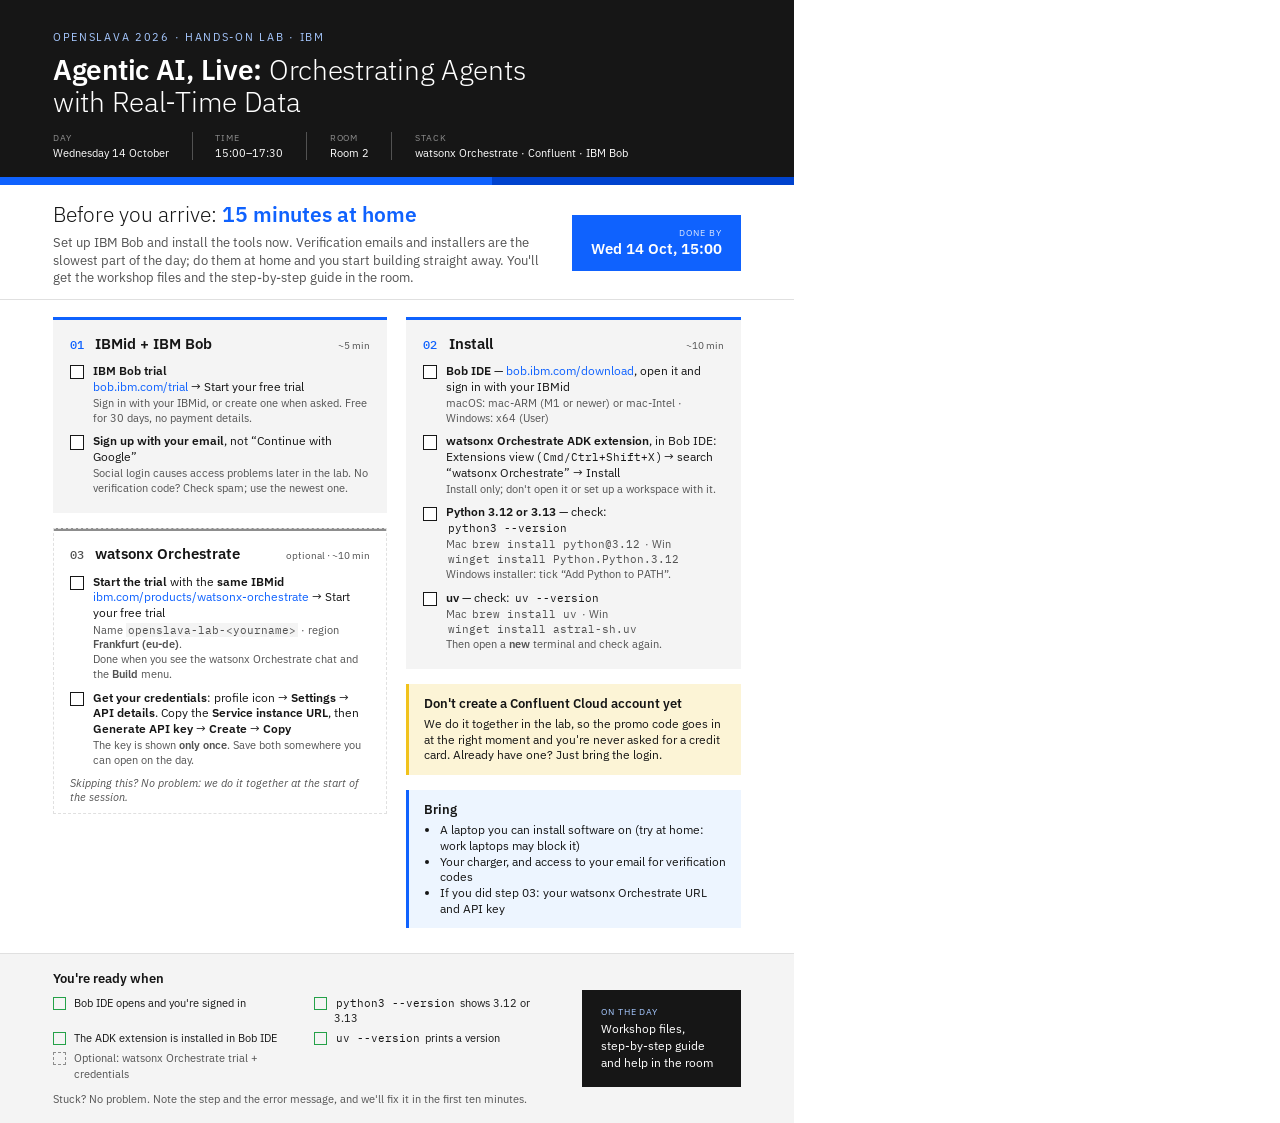
<file: src/handouts/before-you-arrive.html>
<!doctype html>
<html lang="en">
<head>
<meta charset="utf-8">
<title>Before you arrive — Agentic AI, Live · OpenSlava 2026</title>
<link rel="preconnect" href="https://fonts.googleapis.com">
<link rel="preconnect" href="https://fonts.gstatic.com" crossorigin>
<link href="https://fonts.googleapis.com/css2?family=IBM+Plex+Mono:wght@400;500&family=IBM+Plex+Sans:wght@300;400;600&display=block" rel="stylesheet">
<style>
  /* IBM Carbon tokens */
  :root {
    --gray-100: #161616; --gray-90: #262626; --gray-70: #525252; --gray-50: #8d8d8d;
    --gray-20: #e0e0e0; --gray-10: #f4f4f4; --white: #ffffff;
    --blue-60: #0f62fe; --blue-70: #0043ce; --blue-10: #edf5ff; --blue-30: #a6c8ff;
    --yellow-30: #f1c21b; --yellow-10: #fcf4d6; --green-50: #24a148;
  }
  @page { size: A4; margin: 0; }
  * { box-sizing: border-box; }
  html, body { margin: 0; }
  body { font-family: "IBM Plex Sans", Helvetica, Arial, sans-serif; color: var(--gray-100);
         font-size: 8.7pt; line-height: 1.36; -webkit-print-color-adjust: exact; print-color-adjust: exact; }
  .page { width: 210mm; height: 297mm; display: flex; flex-direction: column; overflow: hidden; }
  a { color: var(--blue-60); text-decoration: none; }
  code { white-space: nowrap; font-family: "IBM Plex Mono", monospace; font-size: 8pt; background: var(--gray-10);
         padding: 0 2px; }

  /* Header */
  header { background: var(--gray-100); color: var(--white); padding: 8mm 14mm 6.5mm; position: relative; }
  header::after { content: ""; position: absolute; left: 0; right: 0; bottom: 0; height: 2mm;
                  background: linear-gradient(90deg, var(--blue-60) 0 62%, var(--blue-70) 62% 100%); }
  .eyebrow { font-size: 8pt; letter-spacing: .16em; text-transform: uppercase; color: var(--blue-30); margin: 0 0 2.5mm; }
  h1 { font-weight: 300; font-size: 21pt; line-height: 1.12; margin: 0; letter-spacing: -.01em; }
  h1 b { font-weight: 600; }
  .meta { display: flex; gap: 0; margin-top: 4mm; font-size: 8.5pt; }
  .meta div { padding-right: 6mm; margin-right: 6mm; border-right: 1px solid var(--gray-70); }
  .meta div:last-child { border: 0; }
  .meta span { display: block; font-size: 7pt; text-transform: uppercase; letter-spacing: .1em; color: var(--gray-50); }

  /* Intro strip */
  .intro { display: grid; grid-template-columns: 1fr auto; gap: 8mm; align-items: center;
           padding: 4mm 14mm 3.5mm; border-bottom: 1px solid var(--gray-20); }
  .intro h2 { font-weight: 300; font-size: 16pt; margin: 0 0 1.5mm; }
  .intro h2 b { font-weight: 600; color: var(--blue-60); }
  .intro p { margin: 0; color: var(--gray-70); font-size: 9.5pt; }
  .deadline { background: var(--blue-60); color: var(--white); padding: 3mm 5mm; text-align: right; }
  .deadline span { display: block; font-size: 7pt; text-transform: uppercase; letter-spacing: .1em; opacity: .85; }
  .deadline b { font-size: 11pt; font-weight: 600; }

  /* Steps */
  main { flex: 1; display: grid; grid-template-columns: minmax(0, 1fr) minmax(0, 1fr); gap: 5mm; padding: 4.5mm 14mm 0; align-content: start; }
  .col { display: flex; flex-direction: column; gap: 4mm; min-width: 0; }
  .step { border-top: 1mm solid var(--blue-60); background: var(--gray-10); padding: 3.5mm 4.5mm 2.5mm; }
  .step.optional { border-top-color: var(--gray-50); background: var(--white); outline: 1px dashed var(--gray-20); outline-offset: -1px; }
  .step-head { display: flex; align-items: baseline; gap: 3mm; margin-bottom: 2.5mm; }
  .num { font-family: "IBM Plex Mono", monospace; font-size: 9pt; color: var(--blue-60); font-weight: 500; }
  .optional .num { color: var(--gray-70); }
  .step h3 { font-size: 11pt; font-weight: 600; margin: 0; }
  .time { margin-left: auto; font-size: 7.5pt; color: var(--gray-70); white-space: nowrap; }
  ul.check { list-style: none; margin: 0; padding: 0; }
  ul.check > li { position: relative; padding-left: 6mm; margin-bottom: 2mm; }
  ul.check > li::before { content: ""; position: absolute; left: 0; top: .6mm; width: 3.2mm; height: 3.2mm;
                          border: 1.2px solid var(--gray-100); background: var(--white); }
  li b { font-weight: 600; }
  .sub { display: block; color: var(--gray-70); font-size: 8.2pt; margin-top: .4mm; }
  pre { font-family: "IBM Plex Mono", monospace; font-size: 6.9pt; overflow: hidden; line-height: 1.45; background: var(--gray-100);
        color: var(--gray-10); padding: 1.8mm 2.5mm; margin: 1.4mm 0 0; white-space: pre; }
  pre .c { color: var(--gray-50); }

  /* Callouts */
  .callout { border-left: 1mm solid var(--yellow-30); background: var(--yellow-10); padding: 3mm 4mm; }
  .callout.bring { border-left-color: var(--blue-60); background: var(--blue-10); }
  .callout h4 { margin: 0 0 1mm; font-size: 9.5pt; font-weight: 600; }
  .callout p, .callout ul { margin: 0; }
  .callout ul { padding-left: 4mm; }

  /* Footer */
  footer { margin-top: 4mm; background: var(--gray-10); border-top: 1px solid var(--gray-20);
           padding: 4mm 14mm 4mm; display: grid; grid-template-columns: 1fr auto; gap: 8mm; align-items: center; }
  footer h4 { margin: 0 0 2mm; font-size: 10pt; font-weight: 600; }
  .ready { display: grid; grid-template-columns: 1fr 1fr; gap: 1.2mm 6mm; list-style: none; padding: 0; margin: 0; }
  .ready li { position: relative; padding-left: 5.5mm; font-size: 8.5pt; }
  .ready li::before { content: ""; position: absolute; left: 0; top: .5mm; width: 3mm; height: 3mm; border: 1.2px solid var(--green-50); }
  .stuck { margin: 3mm 0 0; color: var(--gray-70); font-size: 8.3pt; }
  .qr { text-align: center; font-size: 7.2pt; color: var(--gray-70); width: 30mm; }
  .qr svg { width: 23mm; height: 23mm; display: block; margin: 0 auto 1.5mm; }
  .callout.tip { border-left-color: var(--gray-50); background: var(--gray-10); }
  .ontheday { background: var(--gray-100); color: var(--white); padding: 4mm 5mm; font-size: 9pt; line-height: 1.4; width: 42mm; }
  .ontheday span { display: block; font-size: 7pt; text-transform: uppercase; letter-spacing: .1em; color: var(--blue-30); margin-bottom: 1mm; }
  .skip { margin: 1mm 0 0; font-size: 8pt; color: var(--gray-70); font-style: italic; }
  .ready li.opt { color: var(--gray-70); }
  .ready li.opt::before { border-style: dashed; border-color: var(--gray-50); }
  .credit { color: var(--gray-50); font-size: 7.2pt; }
  .brand { display: flex; justify-content: space-between; padding: 3mm 14mm; font-size: 7.2pt; color: var(--gray-70);
           border-top: 1px solid var(--gray-20); }
</style>
</head>
<body>
<div class="page">

<header>
  <p class="eyebrow">OpenSlava 2026 · Hands-on lab · IBM</p>
  <h1><b>Agentic AI, Live:</b> Orchestrating Agents<br>with Real-Time Data</h1>
  <div class="meta">
    <div><span>Day</span>Wednesday 14 October</div>
    <div><span>Time</span>15:00–17:30</div>
    <div><span>Room</span>Room 2</div>
    <div><span>Stack</span>watsonx Orchestrate · Confluent · IBM Bob</div>
  </div>
</header>

<section class="intro">
  <div>
    <h2>Before you arrive: <b>15 minutes at home</b></h2>
    <p>Set up IBM Bob and install the tools now. Verification emails and installers are the
      slowest part of the day; do them at home and you start building straight away. You'll
      get the workshop files and the step-by-step guide in the room.</p>
  </div>
  <div class="deadline"><span>Done by</span><b>Wed 14 Oct, 15:00</b></div>
</section>

<main>
<div class="col">
  <section class="step">
    <div class="step-head"><span class="num">01</span><h3>IBMid + IBM Bob</h3><span class="time">~5 min</span></div>
    <ul class="check">
      <li><b>IBM Bob trial</b><br>
        <a href="https://bob.ibm.com/trial">bob.ibm.com/trial</a> → Start your free trial
        <span class="sub">Sign in with your IBMid, or create one when asked.
          Free for 30 days, no payment details.</span></li>
      <li><b>Sign up with your email</b>, not “Continue with Google”
        <span class="sub">Social login causes access problems later in the lab.
          No verification code? Check spam; use the newest one.</span></li>
    </ul>
  </section>

  <section class="step optional">
    <div class="step-head"><span class="num">03</span><h3>watsonx Orchestrate</h3><span class="time">optional · ~10 min</span></div>
    <ul class="check">
      <li><b>Start the trial</b> with the <b>same IBMid</b><br>
        <a href="https://www.ibm.com/products/watsonx-orchestrate">ibm.com/products/watsonx-orchestrate</a> → Start your free trial
        <span class="sub">Name <code>openslava-lab-&lt;yourname&gt;</code> · region <b>Frankfurt (eu-de)</b>.<br>
          Done when you see the watsonx Orchestrate chat and the <b>Build</b> menu.</span></li>
      <li><b>Get your credentials</b>: profile icon → <b>Settings</b> → <b>API details</b>.
        Copy the <b>Service instance URL</b>, then <b>Generate API key</b> → <b>Create</b> → <b>Copy</b>
        <span class="sub">The key is shown <b>only once</b>. Save both somewhere you can open on the day.</span></li>
    </ul>
    <p class="skip">Skipping this? No problem: we do it together at the start of the session.</p>
  </section>

</div>

<div class="col">
  <section class="step">
    <div class="step-head"><span class="num">02</span><h3>Install</h3><span class="time">~10 min</span></div>
    <ul class="check">
      <li><b>Bob IDE</b> — <a href="https://bob.ibm.com/download">bob.ibm.com/download</a>, open it and sign in with your IBMid
        <span class="sub">macOS: mac-ARM (M1 or newer) or mac-Intel · Windows: x64 (User)</span></li>
      <li><b>watsonx Orchestrate ADK extension</b>, in Bob IDE: Extensions view
        (<code>Cmd/Ctrl+Shift+X</code>) → search “watsonx Orchestrate” → Install
        <span class="sub">Install only; don't open it or set up a workspace with it.</span></li>
      <li><b>Python 3.12 or 3.13</b> — check: <code>python3 --version</code>
        <span class="sub">Mac <code>brew install python@3.12</code> · Win <code>winget install Python.Python.3.12</code><br>
          Windows installer: tick “Add Python to PATH”.</span></li>
      <li><b>uv</b> — check: <code>uv --version</code>
        <span class="sub">Mac <code>brew install uv</code> · Win <code>winget install astral-sh.uv</code><br>
          Then open a <b>new</b> terminal and check again.</span></li>
    </ul>
  </section>

  <div class="callout">
    <h4>Don't create a Confluent Cloud account yet</h4>
    <p>We do it together in the lab, so the promo code goes in at the right moment and
      you're never asked for a credit card. Already have one? Just bring the login.</p>
  </div>

  <div class="callout bring">
    <h4>Bring</h4>
    <ul>
      <li>A laptop you can install software on (try at home: work laptops may block it)</li>
      <li>Your charger, and access to your email for verification codes</li>
      <li>If you did step 03: your watsonx Orchestrate URL and API key</li>
    </ul>
  </div>
</div>
</main>

<footer>
  <div>
    <h4>You're ready when</h4>
    <ul class="ready">
      <li>Bob IDE opens and you're signed in</li>
      <li><code>python3 --version</code> shows 3.12 or 3.13</li>
      <li>The ADK extension is installed in Bob IDE</li>
      <li><code>uv --version</code> prints a version</li>
      <li class="opt">Optional: watsonx Orchestrate trial + credentials</li>
    </ul>
    <p class="stuck">Stuck? No problem. Note the step and the error message, and we'll fix it in the first ten minutes.</p>
  </div>
  <div class="ontheday"><span>On the day</span>Workshop files,<br>step-by-step guide<br>and help in the room</div>
</footer>


</div>
</body>
</html>
</file>
<file: stylesheets/openslava.css>
/* ============================================================
   OpenSlava 2026 theme for MkDocs Material
   Palette sampled from openslava.sk/2026 (Accenture purple family)
   ============================================================ */

:root {
  --os-purple:       #a100ff;  /* Accenture purple — nav hover / active */
  --os-purple-deep:  #7500c0;  /* buttons, icons, CTA text */
  --os-purple-dark:  #420b93;  /* dark button fill */
  --os-orchid:       #dd81ff;  /* workshop track, gradient start */
  --os-blue:         #1238ff;  /* workshop track, gradient end */
  --os-ink:          #0a0a0a;  /* page black */
  --os-logo-ink:     #460073;  /* OPENSLAVA`26 wordmark purple */
  --os-paper:        #f3f3f1;  /* logo lockup background */

  /* The site's workshop-track gradient — this lab is a Day 1 workshop */
  --os-gradient: linear-gradient(90deg, var(--os-orchid) 0%, var(--os-blue) 100%);

  /* Material reads these. Defined unconditionally so the header always
     has a background and readable text, whatever the colour scheme. */
  --md-primary-fg-color:        var(--os-purple-deep);
  --md-primary-fg-color--light: var(--os-purple);
  --md-primary-fg-color--dark:  var(--os-purple-dark);
  --md-primary-bg-color:        #ffffff;
  --md-primary-bg-color--light: #ffffffb3;

  --md-accent-fg-color:             var(--os-purple);
  --md-accent-fg-color--transparent: #a100ff14;
}

/* ── Light scheme ─────────────────────────────────────────── */
[data-md-color-scheme="default"] {
  --md-typeset-a-color: var(--os-purple-deep);
}

/* ── Dark scheme — mirrors the conference site's near-black ── */
[data-md-color-scheme="slate"] {
  --md-hue: 265;

  --md-primary-fg-color:        var(--os-ink);
  --md-primary-fg-color--light: var(--os-purple);
  --md-primary-fg-color--dark:  #000000;
  --md-primary-bg-color:        #ffffff;

  --md-accent-fg-color:              var(--os-orchid);
  --md-accent-fg-color--transparent: #dd81ff1f;

  --md-default-bg-color: var(--os-ink);
  --md-typeset-a-color:  var(--os-orchid);
}

/* Header and tabs: keep Material's own colours, just guarantee contrast. */
.md-header,
.md-tabs {
  color: var(--md-primary-bg-color);
}

/* ── Gradient rule under the header, as on the site ───────── */
.md-header {
  box-shadow: none;
  border-bottom: 3px solid transparent;
  border-image-source: var(--os-gradient);
  border-image-slice: 1;
}

/* ── Buttons pick up the brand purple ─────────────────────── */
.md-typeset .md-button--primary {
  background: var(--os-purple-deep);
  border-color: var(--os-purple-deep);
  color: #fff;
}

.md-typeset .md-button--primary:hover,
.md-typeset .md-button--primary:focus {
  background: var(--os-purple);
  border-color: var(--os-purple);
  color: #fff;
}

.md-typeset .md-button:not(.md-button--primary):hover,
.md-typeset .md-button:not(.md-button--primary):focus {
  background: var(--os-purple);
  border-color: var(--os-purple);
  color: #fff;
}

/* ── Headings keep their normal colour; the gradient is a bar ─ */
.md-typeset h1,
.md-typeset h2,
.md-typeset h3 {
  color: var(--md-default-fg-color);
}

.md-typeset h1 {
  font-weight: 700;
  letter-spacing: -0.01em;
}

.md-typeset h2 {
  position: relative;
  padding-bottom: .3rem;
}

.md-typeset h2::after {
  content: "";
  position: absolute;
  left: 0;
  bottom: 0;
  width: 3.5rem;
  height: 2px;
  background: var(--os-gradient);
  border-radius: 2px;
}

/* ── Hero images sit on a subtle brand-tinted panel ───────── */
.md-typeset p[align="center"] {
  padding: 1.25rem 0;
  border-radius: .4rem;
  background: radial-gradient(ellipse at center, #a100ff14, transparent 70%);
}

/* ── Official event lockup: a complete, self-contained box ── */
/* The supplied PNG has an opaque #f3f3f1 ground, so the box uses the same
   colour and the mark sits inside it at natural size — no stretching, and no
   hard edge where the artwork stops. Identical in light and dark themes,
   because the mark's #460073 ink needs a light ground to stay legible. */
.md-typeset p.os-lockup {
  margin: 0 0 1.75rem;
  padding: 2rem 1.5rem;
  background: var(--os-paper);
  border: 1px solid #0000000f;
  border-radius: .5rem;
  text-align: center;
  line-height: 0;
  overflow: hidden;
  position: relative;
  box-shadow: 0 1px 3px #0000000f;
}

/* Workshop-track gradient closes the bottom of the box. */
.md-typeset p.os-lockup::after {
  content: "";
  position: absolute;
  left: 0;
  right: 0;
  bottom: 0;
  height: 4px;
  background: var(--os-gradient);
}

.md-typeset p.os-lockup img {
  width: 100%;
  max-width: 620px;
  height: auto;
  display: inline-block;
  vertical-align: middle;
}

@media screen and (max-width: 44.98em) {
  .md-typeset p.os-lockup { padding: 1.25rem .75rem; }
}

/* ── Tables: branded header row ───────────────────────────── */
.md-typeset table:not([class]) th {
  background: var(--os-purple-deep);
  color: #fff;
}

[data-md-color-scheme="slate"] .md-typeset table:not([class]) th {
  background: var(--os-purple-dark);
}

/* ── Footer ───────────────────────────────────────────────── */
.md-footer-meta {
  background: var(--os-ink);
}


/* ── Tickable progress checkboxes ─────────────────────────── */
.md-typeset .progress-bar-row {
  display: flex;
  align-items: center;
  gap: .6rem;
  margin: .4rem 0 .3rem;
  font-size: .72rem;
}

.md-typeset .progress-count {
  font-weight: 700;
  color: var(--os-purple-deep);
  letter-spacing: .02em;
}

[data-md-color-scheme="slate"] .md-typeset .progress-count {
  color: var(--os-orchid);
}

.md-typeset .progress-bar-row.is-complete .progress-count::after {
  content: " ✓";
}

.md-typeset .progress-reset {
  border: 1px solid var(--md-default-fg-color--lightest);
  background: transparent;
  color: var(--md-default-fg-color--light);
  border-radius: .8rem;
  padding: .05rem .5rem;
  font-size: .64rem;
  cursor: pointer;
  line-height: 1.5;
}

.md-typeset .progress-reset:hover {
  border-color: var(--os-purple);
  color: var(--os-purple);
}



/* ── Make the custom checkboxes visible AND clickable ─────── */
/* Material hides the real input (opacity:0; z-index:-1) and paints the box as
   a masked icon in --md-default-fg-color--lightest, which is near-invisible.
   Give the box real contrast, and lift the input above the page so it can
   actually be clicked. */

.md-typeset .task-list-indicator::before {
  background-color: var(--os-purple-deep);
  opacity: .45;
  transition: opacity .15s ease, background-color .15s ease;
}

[data-md-color-scheme="slate"] .md-typeset .task-list-indicator::before {
  background-color: var(--os-orchid);
  opacity: .55;
}

/* Ticked */
.md-typeset [type="checkbox"]:checked + .task-list-indicator::before {
  background-color: var(--os-purple);
  opacity: 1;
}

[data-md-color-scheme="slate"] .md-typeset [type="checkbox"]:checked + .task-list-indicator::before {
  background-color: var(--os-orchid);
  opacity: 1;
}

/* Lift the input so clicks land on it, sized over the drawn box. */
.md-typeset .task-list-item.is-tickable [type="checkbox"] {
  z-index: 2;
  opacity: 0;
  cursor: pointer;
  width: 1.4em;
  height: 1.4em;
  top: .3em;
}

[dir="ltr"] .md-typeset .task-list-item.is-tickable [type="checkbox"] { left: -1.6em; }
[dir="rtl"] .md-typeset .task-list-item.is-tickable [type="checkbox"] { right: -1.6em; }

.md-typeset .task-list-item.is-tickable:hover .task-list-indicator::before {
  opacity: .8;
}

/* Ticked rows fade, but stay readable. */
.md-typeset .task-list-item.is-done {
  opacity: .6;
}
</file>
<file: assets/stylesheets/main.ec1eaa64.min.css>
@charset "UTF-8";html{-webkit-text-size-adjust:none;-moz-text-size-adjust:none;text-size-adjust:none;box-sizing:border-box}*,:after,:before{box-sizing:inherit}@media (prefers-reduced-motion){*,:after,:before{transition:none!important}}body{margin:0}a,button,input,label{-webkit-tap-highlight-color:transparent}a{color:inherit;text-decoration:none}hr{border:0;box-sizing:initial;display:block;height:.05rem;overflow:visible;padding:0}small{font-size:80%}sub,sup{line-height:1em}img{border-style:none}table{border-collapse:initial;border-spacing:0}td,th{font-weight:400;vertical-align:top}button{background:#0000;border:0;font-family:inherit;font-size:inherit;margin:0;padding:0}input{border:0;outline:none}:root{--md-primary-fg-color:#4051b5;--md-primary-fg-color--light:#5d6cc0;--md-primary-fg-color--dark:#303fa1;--md-primary-bg-color:#fff;--md-primary-bg-color--light:#ffffffb3;--md-accent-fg-color:#526cfe;--md-accent-fg-color--transparent:#526cfe1a;--md-accent-bg-color:#fff;--md-accent-bg-color--light:#ffffffb3}[data-md-color-scheme=default]{color-scheme:light}[data-md-color-scheme=default] img[src$="#gh-dark-mode-only"],[data-md-color-scheme=default] img[src$="#only-dark"]{display:none}:root,[data-md-color-scheme=default]{--md-hue:225deg;--md-default-fg-color:#000000de;--md-default-fg-color--light:#0000008a;--md-default-fg-color--lighter:#00000052;--md-default-fg-color--lightest:#00000012;--md-default-bg-color:#fff;--md-default-bg-color--light:#ffffffb3;--md-default-bg-color--lighter:#ffffff4d;--md-default-bg-color--lightest:#ffffff1f;--md-code-fg-color:#36464e;--md-code-bg-color:#f5f5f5;--md-code-bg-color--light:#f5f5f5b3;--md-code-bg-color--lighter:#f5f5f54d;--md-code-hl-color:#4287ff;--md-code-hl-color--light:#4287ff1a;--md-code-hl-number-color:#d52a2a;--md-code-hl-special-color:#db1457;--md-code-hl-function-color:#a846b9;--md-code-hl-constant-color:#6e59d9;--md-code-hl-keyword-color:#3f6ec6;--md-code-hl-string-color:#1c7d4d;--md-code-hl-name-color:var(--md-code-fg-color);--md-code-hl-operator-color:var(--md-default-fg-color--light);--md-code-hl-punctuation-color:var(--md-default-fg-color--light);--md-code-hl-comment-color:var(--md-default-fg-color--light);--md-code-hl-generic-color:var(--md-default-fg-color--light);--md-code-hl-variable-color:var(--md-default-fg-color--light);--md-typeset-color:var(--md-default-fg-color);--md-typeset-a-color:var(--md-primary-fg-color);--md-typeset-del-color:#f5503d26;--md-typeset-ins-color:#0bd57026;--md-typeset-kbd-color:#fafafa;--md-typeset-kbd-accent-color:#fff;--md-typeset-kbd-border-color:#b8b8b8;--md-typeset-mark-color:#ffff0080;--md-typeset-table-color:#0000001f;--md-typeset-table-color--light:rgba(0,0,0,.035);--md-admonition-fg-color:var(--md-default-fg-color);--md-admonition-bg-color:var(--md-default-bg-color);--md-warning-fg-color:#000000de;--md-warning-bg-color:#ff9;--md-footer-fg-color:#fff;--md-footer-fg-color--light:#ffffffb3;--md-footer-fg-color--lighter:#ffffff73;--md-footer-bg-color:#000000de;--md-footer-bg-color--dark:#00000052;--md-shadow-z1:0 0.2rem 0.5rem #0000000d,0 0 0.05rem #0000001a;--md-shadow-z2:0 0.2rem 0.5rem #0000001a,0 0 0.05rem #00000040;--md-shadow-z3:0 0.2rem 0.5rem #0003,0 0 0.05rem #00000059}.md-icon svg{fill:currentcolor;display:block;height:1.2rem;width:1.2rem}body{-webkit-font-smoothing:antialiased;-moz-osx-font-smoothing:grayscale;--md-text-font-family:var(--md-text-font,_),-apple-system,BlinkMacSystemFont,Helvetica,Arial,sans-serif;--md-code-font-family:var(--md-code-font,_),SFMono-Regular,Consolas,Menlo,monospace}aside,body,input{font-feature-settings:"kern","liga";color:var(--md-typeset-color);font-family:var(--md-text-font-family)}code,kbd,pre{font-feature-settings:"kern";font-family:var(--md-code-font-family)}:root{--md-typeset-table-sort-icon:url('data:image/svg+xml;charset=utf-8,<svg xmlns="http://www.w3.org/2000/svg" viewBox="0 0 24 24"><path d="m18 21-4-4h3V7h-3l4-4 4 4h-3v10h3M2 19v-2h10v2M2 13v-2h7v2M2 7V5h4v2z"/></svg>');--md-typeset-table-sort-icon--asc:url('data:image/svg+xml;charset=utf-8,<svg xmlns="http://www.w3.org/2000/svg" viewBox="0 0 24 24"><path d="M19 17h3l-4 4-4-4h3V3h2M2 17h10v2H2M6 5v2H2V5m0 6h7v2H2z"/></svg>');--md-typeset-table-sort-icon--desc:url('data:image/svg+xml;charset=utf-8,<svg xmlns="http://www.w3.org/2000/svg" viewBox="0 0 24 24"><path d="M19 7h3l-4-4-4 4h3v14h2M2 17h10v2H2M6 5v2H2V5m0 6h7v2H2z"/></svg>')}.md-typeset{-webkit-print-color-adjust:exact;color-adjust:exact;font-size:.8rem;line-height:1.6;overflow-wrap:break-word}@media print{.md-typeset{font-size:.68rem}}.md-typeset blockquote,.md-typeset dl,.md-typeset figure,.md-typeset ol,.md-typeset pre,.md-typeset ul{margin-bottom:1em;margin-top:1em}.md-typeset h1{color:var(--md-default-fg-color--light);font-size:2em;line-height:1.3;margin:0 0 1.25em}.md-typeset h1,.md-typeset h2{font-weight:300;letter-spacing:-.01em}.md-typeset h2{font-size:1.5625em;line-height:1.4;margin:1.6em 0 .64em}.md-typeset h3{font-size:1.25em;font-weight:400;letter-spacing:-.01em;line-height:1.5;margin:1.6em 0 .8em}.md-typeset h2+h3{margin-top:.8em}.md-typeset h4{font-weight:700;letter-spacing:-.01em;margin:1em 0}.md-typeset h5,.md-typeset h6{color:var(--md-default-fg-color--light);font-size:.8em;font-weight:700;letter-spacing:-.01em;margin:1.25em 0}.md-typeset h5{text-transform:uppercase}.md-typeset h5 code{text-transform:none}.md-typeset hr{border-bottom:.05rem solid var(--md-default-fg-color--lightest);display:flow-root;margin:1.5em 0}.md-typeset a{color:var(--md-typeset-a-color);word-break:break-word}.md-typeset a,.md-typeset a:before{transition:color 125ms}.md-typeset a:focus,.md-typeset a:hover{color:var(--md-accent-fg-color)}.md-typeset a:focus code,.md-typeset a:hover code{background-color:var(--md-accent-fg-color--transparent);color:var(--md-accent-fg-color)}.md-typeset a code{color:var(--md-typeset-a-color)}.md-typeset a.focus-visible{outline-color:var(--md-accent-fg-color);outline-offset:.2rem}.md-typeset code,.md-typeset kbd,.md-typeset pre{color:var(--md-code-fg-color);direction:ltr;font-variant-ligatures:none;transition:background-color 125ms}@media print{.md-typeset code,.md-typeset kbd,.md-typeset pre{white-space:pre-wrap}}.md-typeset code{background-color:var(--md-code-bg-color);border-radius:.1rem;-webkit-box-decoration-break:clone;box-decoration-break:clone;font-size:.85em;padding:0 .2941176471em;transition:color 125ms,background-color 125ms;word-break:break-word}.md-typeset code:not(.focus-visible){-webkit-tap-highlight-color:transparent;outline:none}.md-typeset pre{display:flow-root;line-height:1.4;position:relative}.md-typeset pre>code{-webkit-box-decoration-break:slice;box-decoration-break:slice;box-shadow:none;display:block;margin:0;outline-color:var(--md-accent-fg-color);overflow:auto;padding:.7720588235em 1.1764705882em;scrollbar-color:var(--md-default-fg-color--lighter) #0000;scrollbar-width:thin;touch-action:auto;word-break:normal}.md-typeset pre>code:hover{scrollbar-color:var(--md-accent-fg-color) #0000}.md-typeset pre>code::-webkit-scrollbar{height:.2rem;width:.2rem}.md-typeset pre>code::-webkit-scrollbar-thumb{background-color:var(--md-default-fg-color--lighter)}.md-typeset pre>code::-webkit-scrollbar-thumb:hover{background-color:var(--md-accent-fg-color)}.md-typeset kbd{background-color:var(--md-typeset-kbd-color);border-radius:.1rem;box-shadow:0 .1rem 0 .05rem var(--md-typeset-kbd-border-color),0 .1rem 0 var(--md-typeset-kbd-border-color),0 -.1rem .2rem var(--md-typeset-kbd-accent-color) inset;color:var(--md-default-fg-color);display:inline-block;font-size:.75em;padding:0 .6666666667em;vertical-align:text-top;word-break:break-word}.md-typeset mark{background-color:var(--md-typeset-mark-color);-webkit-box-decoration-break:clone;box-decoration-break:clone;color:inherit;word-break:break-word}.md-typeset abbr{cursor:help;text-decoration:none}.md-typeset [data-preview],.md-typeset abbr{border-bottom:.05rem dotted var(--md-default-fg-color--light)}.md-typeset small{opacity:.75}[dir=ltr] .md-typeset sub,[dir=ltr] .md-typeset sup{margin-left:.078125em}[dir=rtl] .md-typeset sub,[dir=rtl] .md-typeset sup{margin-right:.078125em}[dir=ltr] .md-typeset blockquote{padding-left:.6rem}[dir=rtl] .md-typeset blockquote{padding-right:.6rem}[dir=ltr] .md-typeset blockquote{border-left:.2rem solid var(--md-default-fg-color--lighter)}[dir=rtl] .md-typeset blockquote{border-right:.2rem solid var(--md-default-fg-color--lighter)}.md-typeset blockquote{color:var(--md-default-fg-color--light);margin-left:0;margin-right:0}.md-typeset ul{list-style-type:disc}.md-typeset ul[type]{list-style-type:revert-layer}[dir=ltr] .md-typeset ol,[dir=ltr] .md-typeset ul{margin-left:.625em}[dir=rtl] .md-typeset ol,[dir=rtl] .md-typeset ul{margin-right:.625em}.md-typeset ol,.md-typeset ul{padding:0}.md-typeset ol:not([hidden]),.md-typeset ul:not([hidden]){display:flow-root}.md-typeset ol ol,.md-typeset ul ol{list-style-type:lower-alpha}.md-typeset ol ol ol,.md-typeset ul ol ol{list-style-type:lower-roman}.md-typeset ol ol ol ol,.md-typeset ul ol ol ol{list-style-type:upper-alpha}.md-typeset ol ol ol ol ol,.md-typeset ul ol ol ol ol{list-style-type:upper-roman}.md-typeset ol[type],.md-typeset ul[type]{list-style-type:revert-layer}[dir=ltr] .md-typeset ol li,[dir=ltr] .md-typeset ul li{margin-left:1.25em}[dir=rtl] .md-typeset ol li,[dir=rtl] .md-typeset ul li{margin-right:1.25em}.md-typeset ol li,.md-typeset ul li{margin-bottom:.5em}.md-typeset ol li blockquote,.md-typeset ol li p,.md-typeset ul li blockquote,.md-typeset ul li p{margin:.5em 0}.md-typeset ol li:last-child,.md-typeset ul li:last-child{margin-bottom:0}[dir=ltr] .md-typeset ol li ol,[dir=ltr] .md-typeset ol li ul,[dir=ltr] .md-typeset ul li ol,[dir=ltr] .md-typeset ul li ul{margin-left:.625em}[dir=rtl] .md-typeset ol li ol,[dir=rtl] .md-typeset ol li ul,[dir=rtl] .md-typeset ul li ol,[dir=rtl] .md-typeset ul li ul{margin-right:.625em}.md-typeset ol li ol,.md-typeset ol li ul,.md-typeset ul li ol,.md-typeset ul li ul{margin-bottom:.5em;margin-top:.5em}[dir=ltr] .md-typeset dd{margin-left:1.875em}[dir=rtl] .md-typeset dd{margin-right:1.875em}.md-typeset dd{margin-bottom:1.5em;margin-top:1em}.md-typeset img,.md-typeset svg,.md-typeset video{height:auto;max-width:100%}.md-typeset img[align=left]{margin:1em 1em 1em 0}.md-typeset img[align=right]{margin:1em 0 1em 1em}.md-typeset img[align]:only-child{margin-top:0}.md-typeset figure{display:flow-root;margin:1em auto;max-width:100%;text-align:center;width:fit-content}.md-typeset figure img{display:block;margin:0 auto}.md-typeset figcaption{font-style:italic;margin:1em auto;max-width:24rem}.md-typeset iframe{max-width:100%}.md-typeset table:not([class]){background-color:var(--md-default-bg-color);border:.05rem solid var(--md-typeset-table-color);border-radius:.1rem;display:inline-block;font-size:.64rem;max-width:100%;overflow:auto;touch-action:auto}@media print{.md-typeset table:not([class]){display:table}}.md-typeset table:not([class])+*{margin-top:1.5em}.md-typeset table:not([class]) td>:first-child,.md-typeset table:not([class]) th>:first-child{margin-top:0}.md-typeset table:not([class]) td>:last-child,.md-typeset table:not([class]) th>:last-child{margin-bottom:0}.md-typeset table:not([class]) td:not([align]),.md-typeset table:not([class]) th:not([align]){text-align:left}[dir=rtl] .md-typeset table:not([class]) td:not([align]),[dir=rtl] .md-typeset table:not([class]) th:not([align]){text-align:right}.md-typeset table:not([class]) th{font-weight:700;min-width:5rem;padding:.9375em 1.25em;vertical-align:top}.md-typeset table:not([class]) td{border-top:.05rem solid var(--md-typeset-table-color);padding:.9375em 1.25em;vertical-align:top}.md-typeset table:not([class]) tbody tr{transition:background-color 125ms}.md-typeset table:not([class]) tbody tr:hover{background-color:var(--md-typeset-table-color--light);box-shadow:0 .05rem 0 var(--md-default-bg-color) inset}.md-typeset table:not([class]) a{word-break:normal}.md-typeset table th[role=columnheader]{cursor:pointer}[dir=ltr] .md-typeset table th[role=columnheader]:after{margin-left:.5em}[dir=rtl] .md-typeset table th[role=columnheader]:after{margin-right:.5em}.md-typeset table th[role=columnheader]:after{content:"";display:inline-block;height:1.2em;-webkit-mask-image:var(--md-typeset-table-sort-icon);mask-image:var(--md-typeset-table-sort-icon);-webkit-mask-repeat:no-repeat;mask-repeat:no-repeat;-webkit-mask-size:contain;mask-size:contain;transition:background-color 125ms;vertical-align:text-bottom;width:1.2em}.md-typeset table th[role=columnheader]:hover:after{background-color:var(--md-default-fg-color--lighter)}.md-typeset table th[role=columnheader][aria-sort=ascending]:after{background-color:var(--md-default-fg-color--light);-webkit-mask-image:var(--md-typeset-table-sort-icon--asc);mask-image:var(--md-typeset-table-sort-icon--asc)}.md-typeset table th[role=columnheader][aria-sort=descending]:after{background-color:var(--md-default-fg-color--light);-webkit-mask-image:var(--md-typeset-table-sort-icon--desc);mask-image:var(--md-typeset-table-sort-icon--desc)}.md-typeset__scrollwrap{margin:1em -.8rem;overflow-x:auto;touch-action:auto}.md-typeset__table{display:inline-block;margin-bottom:.5em;padding:0 .8rem}@media print{.md-typeset__table{display:block}}html .md-typeset__table table{display:table;margin:0;overflow:hidden;width:100%}@media screen and (max-width:44.984375em){.md-content__inner>pre{margin:1em -.8rem}.md-content__inner>pre code{border-radius:0}}.md-typeset .md-author{border-radius:100%;display:block;flex-shrink:0;height:1.6rem;overflow:hidden;position:relative;transition:color 125ms,transform 125ms;width:1.6rem}.md-typeset .md-author img{display:block}.md-typeset .md-author--more{background:var(--md-default-fg-color--lightest);color:var(--md-default-fg-color--lighter);font-size:.6rem;font-weight:700;line-height:1.6rem;text-align:center}.md-typeset .md-author--long{height:2.4rem;width:2.4rem}.md-typeset a.md-author{transform:scale(1)}.md-typeset a.md-author img{border-radius:100%;filter:grayscale(100%) opacity(75%);transition:filter 125ms}.md-typeset a.md-author:focus,.md-typeset a.md-author:hover{transform:scale(1.1);z-index:1}.md-typeset a.md-author:focus img,.md-typeset a.md-author:hover img{filter:grayscale(0)}.md-banner{background-color:var(--md-footer-bg-color);color:var(--md-footer-fg-color);overflow:auto}@media print{.md-banner{display:none}}.md-banner--warning{background-color:var(--md-warning-bg-color);color:var(--md-warning-fg-color)}.md-banner__inner{font-size:.7rem;margin:.6rem auto;padding:0 .8rem}[dir=ltr] .md-banner__button{float:right}[dir=rtl] .md-banner__button{float:left}.md-banner__button{color:inherit;cursor:pointer;transition:opacity .25s}.no-js .md-banner__button{display:none}.md-banner__button:hover{opacity:.7}html{font-size:125%;height:100%;overflow-x:hidden}@media screen and (min-width:100em){html{font-size:137.5%}}@media screen and (min-width:125em){html{font-size:150%}}body{background-color:var(--md-default-bg-color);display:flex;flex-direction:column;font-size:.5rem;min-height:100%;position:relative;width:100%}@media print{body{display:block}}@media screen and (max-width:59.984375em){body[data-md-scrolllock]{position:fixed}}.md-grid{margin-left:auto;margin-right:auto;max-width:61rem}.md-container{display:flex;flex-direction:column;flex-grow:1}@media print{.md-container{display:block}}.md-main{flex-grow:1}.md-main__inner{display:flex;height:100%;margin-top:1.5rem}.md-ellipsis{overflow:hidden;text-overflow:ellipsis}.md-toggle{display:none}.md-option{height:0;opacity:0;position:absolute;width:0}.md-option:checked+label:not([hidden]){display:block}.md-option.focus-visible+label{outline-color:var(--md-accent-fg-color);outline-style:auto}.md-skip{background-color:var(--md-default-fg-color);border-radius:.1rem;color:var(--md-default-bg-color);font-size:.64rem;margin:.5rem;opacity:0;outline-color:var(--md-accent-fg-color);padding:.3rem .5rem;position:fixed;transform:translateY(.4rem);z-index:-1}.md-skip:focus{opacity:1;transform:translateY(0);transition:transform .25s cubic-bezier(.4,0,.2,1),opacity 175ms 75ms;z-index:10}@page{margin:25mm}:root{--md-clipboard-icon:url('data:image/svg+xml;charset=utf-8,<svg xmlns="http://www.w3.org/2000/svg" viewBox="0 0 24 24"><path d="M19 21H8V7h11m0-2H8a2 2 0 0 0-2 2v14a2 2 0 0 0 2 2h11a2 2 0 0 0 2-2V7a2 2 0 0 0-2-2m-3-4H4a2 2 0 0 0-2 2v14h2V3h12z"/></svg>')}.md-clipboard{border-radius:.1rem;color:var(--md-default-fg-color--lightest);cursor:pointer;height:1.5em;outline-color:var(--md-accent-fg-color);outline-offset:.1rem;transition:color .25s;width:1.5em;z-index:1}@media print{.md-clipboard{display:none}}.md-clipboard:not(.focus-visible){-webkit-tap-highlight-color:transparent;outline:none}:hover>.md-clipboard{color:var(--md-default-fg-color--light)}.md-clipboard:focus,.md-clipboard:hover{color:var(--md-accent-fg-color)}.md-clipboard:after{background-color:currentcolor;content:"";display:block;height:1.125em;margin:0 auto;-webkit-mask-image:var(--md-clipboard-icon);mask-image:var(--md-clipboard-icon);-webkit-mask-position:center;mask-position:center;-webkit-mask-repeat:no-repeat;mask-repeat:no-repeat;-webkit-mask-size:contain;mask-size:contain;width:1.125em}.md-clipboard--inline{cursor:pointer}.md-clipboard--inline code{transition:color .25s,background-color .25s}.md-clipboard--inline:focus code,.md-clipboard--inline:hover code{background-color:var(--md-accent-fg-color--transparent);color:var(--md-accent-fg-color)}:root{--md-code-select-icon:url('data:image/svg+xml;charset=utf-8,<svg xmlns="http://www.w3.org/2000/svg" viewBox="0 0 24 24"><path d="M19 19h-4v2h4c1.1 0 2-.9 2-2v-4h-2m0-12h-4v2h4v4h2V5c0-1.1-.9-2-2-2M5 5h4V3H5c-1.1 0-2 .9-2 2v4h2m0 6H3v4c0 1.1.9 2 2 2h4v-2H5zm2-4h2v2H7zm4 0h2v2h-2zm4 0h2v2h-2zM7 7h2v2H7zm4 0h2v2h-2zm4 0h2v2h-2zm-8 8h2v2H7zm4 0h2v2h-2zm4 0h2v2h-2z"/></svg>');--md-code-copy-icon:url('data:image/svg+xml;charset=utf-8,<svg xmlns="http://www.w3.org/2000/svg" viewBox="0 0 24 24"><path d="M19 21H8V7h11m0-2H8a2 2 0 0 0-2 2v14a2 2 0 0 0 2 2h11a2 2 0 0 0 2-2V7a2 2 0 0 0-2-2m-3-4H4a2 2 0 0 0-2 2v14h2V3h12z"/></svg>')}.md-typeset .md-code__content{display:grid}.md-code__nav{background-color:var(--md-code-bg-color--lighter);border-radius:.1rem;display:flex;gap:.2rem;padding:.2rem;position:absolute;right:.25em;top:.25em;transition:background-color .25s;z-index:1}:hover>.md-code__nav{background-color:var(--md-code-bg-color--light)}.md-code__button{color:var(--md-default-fg-color--lightest);cursor:pointer;display:block;height:1.5em;outline-color:var(--md-accent-fg-color);outline-offset:.1rem;transition:color .25s;width:1.5em}:hover>*>.md-code__button{color:var(--md-default-fg-color--light)}.md-code__button.focus-visible,.md-code__button:hover{color:var(--md-accent-fg-color)}.md-code__button--active{color:var(--md-default-fg-color)!important}.md-code__button:after{background-color:currentcolor;content:"";display:block;height:1.125em;margin:0 auto;-webkit-mask-position:center;mask-position:center;-webkit-mask-repeat:no-repeat;mask-repeat:no-repeat;-webkit-mask-size:contain;mask-size:contain;width:1.125em}.md-code__button[data-md-type=select]:after{-webkit-mask-image:var(--md-code-select-icon);mask-image:var(--md-code-select-icon)}.md-code__button[data-md-type=copy]:after{-webkit-mask-image:var(--md-code-copy-icon);mask-image:var(--md-code-copy-icon)}@keyframes consent{0%{opacity:0;transform:translateY(100%)}to{opacity:1;transform:translateY(0)}}@keyframes overlay{0%{opacity:0}to{opacity:1}}.md-consent__overlay{animation:overlay .25s both;-webkit-backdrop-filter:blur(.1rem);backdrop-filter:blur(.1rem);background-color:#0000008a;height:100%;opacity:1;position:fixed;top:0;width:100%;z-index:5}.md-consent__inner{animation:consent .5s cubic-bezier(.1,.7,.1,1) both;background-color:var(--md-default-bg-color);border:0;border-radius:.1rem;bottom:0;box-shadow:0 0 .2rem #0000001a,0 .2rem .4rem #0003;max-height:100%;overflow:auto;padding:0;position:fixed;width:100%;z-index:5}.md-consent__form{padding:.8rem}.md-consent__settings{display:none;margin:1em 0}input:checked+.md-consent__settings{display:block}.md-consent__controls{margin-bottom:.8rem}.md-typeset .md-consent__controls .md-button{display:inline}@media screen and (max-width:44.984375em){.md-typeset .md-consent__controls .md-button{display:block;margin-top:.4rem;text-align:center;width:100%}}.md-consent label{cursor:pointer}.md-content{flex-grow:1;min-width:0}.md-content__inner{margin:0 .8rem 1.2rem;padding-top:.6rem}@media screen and (min-width:76.25em){[dir=ltr] .md-sidebar--primary:not([hidden])~.md-content>.md-content__inner{margin-left:1.2rem}[dir=ltr] .md-sidebar--secondary:not([hidden])~.md-content>.md-content__inner,[dir=rtl] .md-sidebar--primary:not([hidden])~.md-content>.md-content__inner{margin-right:1.2rem}[dir=rtl] .md-sidebar--secondary:not([hidden])~.md-content>.md-content__inner{margin-left:1.2rem}}.md-content__inner:before{content:"";display:block;height:.4rem}.md-content__inner>:last-child{margin-bottom:0}[dir=ltr] .md-content__button{float:right}[dir=rtl] .md-content__button{float:left}[dir=ltr] .md-content__button{margin-left:.4rem}[dir=rtl] .md-content__button{margin-right:.4rem}.md-content__button{margin:.4rem 0;padding:0}@media print{.md-content__button{display:none}}.md-typeset .md-content__button{color:var(--md-default-fg-color--lighter)}.md-content__button svg{display:inline;vertical-align:top}[dir=rtl] .md-content__button svg{transform:scaleX(-1)}[dir=ltr] .md-dialog{right:.8rem}[dir=rtl] .md-dialog{left:.8rem}.md-dialog{background-color:var(--md-default-fg-color);border-radius:.1rem;bottom:.8rem;box-shadow:var(--md-shadow-z3);min-width:11.1rem;opacity:0;padding:.4rem .6rem;pointer-events:none;position:fixed;transform:translateY(100%);transition:transform 0ms .4s,opacity .4s;z-index:4}@media print{.md-dialog{display:none}}.md-dialog--active{opacity:1;pointer-events:auto;transform:translateY(0);transition:transform .4s cubic-bezier(.075,.85,.175,1),opacity .4s}.md-dialog__inner{color:var(--md-default-bg-color);font-size:.7rem}.md-feedback{margin:2em 0 1em;text-align:center}.md-feedback fieldset{border:none;margin:0;padding:0}.md-feedback__title{font-weight:700;margin:1em auto}.md-feedback__inner{position:relative}.md-feedback__list{display:flex;flex-wrap:wrap;place-content:baseline center;position:relative}.md-feedback__list:hover .md-icon:not(:disabled){color:var(--md-default-fg-color--lighter)}:disabled .md-feedback__list{min-height:1.8rem}.md-feedback__icon{color:var(--md-default-fg-color--light);cursor:pointer;flex-shrink:0;margin:0 .1rem;transition:color 125ms}.md-feedback__icon:not(:disabled).md-icon:hover{color:var(--md-accent-fg-color)}.md-feedback__icon:disabled{color:var(--md-default-fg-color--lightest);pointer-events:none}.md-feedback__note{opacity:0;position:relative;transform:translateY(.4rem);transition:transform .4s cubic-bezier(.1,.7,.1,1),opacity .15s}.md-feedback__note>*{margin:0 auto;max-width:16rem}:disabled .md-feedback__note{opacity:1;transform:translateY(0)}@media print{.md-feedback{display:none}}.md-footer{background-color:var(--md-footer-bg-color);color:var(--md-footer-fg-color)}@media print{.md-footer{display:none}}.md-footer__inner{justify-content:space-between;overflow:auto;padding:.2rem}.md-footer__inner:not([hidden]){display:flex}.md-footer__link{align-items:end;display:flex;flex-grow:0.01;margin-bottom:.4rem;margin-top:1rem;max-width:100%;outline-color:var(--md-accent-fg-color);overflow:hidden;transition:opacity .25s}.md-footer__link:focus,.md-footer__link:hover{opacity:.7}[dir=rtl] .md-footer__link svg{transform:scaleX(-1)}@media screen and (max-width:44.984375em){.md-footer__link--prev{flex-shrink:0}.md-footer__link--prev .md-footer__title{display:none}}[dir=ltr] .md-footer__link--next{margin-left:auto}[dir=rtl] .md-footer__link--next{margin-right:auto}.md-footer__link--next{text-align:right}[dir=rtl] .md-footer__link--next{text-align:left}.md-footer__title{flex-grow:1;font-size:.9rem;margin-bottom:.7rem;max-width:calc(100% - 2.4rem);padding:0 1rem;white-space:nowrap}.md-footer__button{margin:.2rem;padding:.4rem}.md-footer__direction{font-size:.64rem;opacity:.7}.md-footer-meta{background-color:var(--md-footer-bg-color--dark)}.md-footer-meta__inner{display:flex;flex-wrap:wrap;justify-content:space-between;padding:.2rem}html .md-footer-meta.md-typeset a{color:var(--md-footer-fg-color--light)}html .md-footer-meta.md-typeset a:focus,html .md-footer-meta.md-typeset a:hover{color:var(--md-footer-fg-color)}.md-copyright{color:var(--md-footer-fg-color--lighter);font-size:.64rem;margin:auto .6rem;padding:.4rem 0;width:100%}@media screen and (min-width:45em){.md-copyright{width:auto}}.md-copyright__highlight{color:var(--md-footer-fg-color--light)}.md-social{display:inline-flex;gap:.2rem;margin:0 .4rem;padding:.2rem 0 .6rem}@media screen and (min-width:45em){.md-social{padding:.6rem 0}}.md-social__link{display:inline-block;height:1.6rem;text-align:center;width:1.6rem}.md-social__link:before{line-height:1.9}.md-social__link svg{fill:currentcolor;max-height:.8rem;vertical-align:-25%}.md-typeset .md-button{border:.1rem solid;border-radius:.1rem;color:var(--md-primary-fg-color);cursor:pointer;display:inline-block;font-weight:700;padding:.625em 2em;transition:color 125ms,background-color 125ms,border-color 125ms}.md-typeset .md-button--primary{background-color:var(--md-primary-fg-color);border-color:var(--md-primary-fg-color);color:var(--md-primary-bg-color)}.md-typeset .md-button:focus,.md-typeset .md-button:hover{background-color:var(--md-accent-fg-color);border-color:var(--md-accent-fg-color);color:var(--md-accent-bg-color)}[dir=ltr] .md-typeset .md-input{border-top-left-radius:.1rem}[dir=ltr] .md-typeset .md-input,[dir=rtl] .md-typeset .md-input{border-top-right-radius:.1rem}[dir=rtl] .md-typeset .md-input{border-top-left-radius:.1rem}.md-typeset .md-input{border-bottom:.1rem solid var(--md-default-fg-color--lighter);box-shadow:var(--md-shadow-z1);font-size:.8rem;height:1.8rem;padding:0 .6rem;transition:border .25s,box-shadow .25s}.md-typeset .md-input:focus,.md-typeset .md-input:hover{border-bottom-color:var(--md-accent-fg-color);box-shadow:var(--md-shadow-z2)}.md-typeset .md-input--stretch{width:100%}.md-header{background-color:var(--md-primary-fg-color);box-shadow:0 0 .2rem #0000,0 .2rem .4rem #0000;color:var(--md-primary-bg-color);display:block;left:0;position:sticky;right:0;top:0;z-index:4}@media print{.md-header{display:none}}.md-header[hidden]{transform:translateY(-100%);transition:transform .25s cubic-bezier(.8,0,.6,1),box-shadow .25s}.md-header--shadow{box-shadow:0 0 .2rem #0000001a,0 .2rem .4rem #0003;transition:transform .25s cubic-bezier(.1,.7,.1,1),box-shadow .25s}.md-header__inner{align-items:center;display:flex;padding:0 .2rem}.md-header__button{color:currentcolor;cursor:pointer;margin:.2rem;outline-color:var(--md-accent-fg-color);padding:.4rem;position:relative;transition:opacity .25s;vertical-align:middle;z-index:1}.md-header__button:hover{opacity:.7}.md-header__button:not([hidden]){display:inline-block}.md-header__button:not(.focus-visible){-webkit-tap-highlight-color:transparent;outline:none}.md-header__button.md-logo{margin:.2rem;padding:.4rem}@media screen and (max-width:76.234375em){.md-header__button.md-logo{display:none}}.md-header__button.md-logo img,.md-header__button.md-logo svg{fill:currentcolor;display:block;height:1.2rem;width:auto}@media screen and (min-width:60em){.md-header__button[for=__search]{display:none}}.no-js .md-header__button[for=__search]{display:none}[dir=rtl] .md-header__button[for=__search] svg{transform:scaleX(-1)}@media screen and (min-width:76.25em){.md-header__button[for=__drawer]{display:none}}.md-header__topic{display:flex;max-width:100%;position:absolute;transition:transform .4s cubic-bezier(.1,.7,.1,1),opacity .15s;white-space:nowrap}.md-header__topic+.md-header__topic{opacity:0;pointer-events:none;transform:translateX(1.25rem);transition:transform .4s cubic-bezier(1,.7,.1,.1),opacity .15s;z-index:-1}[dir=rtl] .md-header__topic+.md-header__topic{transform:translateX(-1.25rem)}.md-header__topic:first-child{font-weight:700}[dir=ltr] .md-header__title{margin-left:1rem;margin-right:.4rem}[dir=rtl] .md-header__title{margin-left:.4rem;margin-right:1rem}.md-header__title{flex-grow:1;font-size:.9rem;height:2.4rem;line-height:2.4rem}.md-header__title--active .md-header__topic{opacity:0;pointer-events:none;transform:translateX(-1.25rem);transition:transform .4s cubic-bezier(1,.7,.1,.1),opacity .15s;z-index:-1}[dir=rtl] .md-header__title--active .md-header__topic{transform:translateX(1.25rem)}.md-header__title--active .md-header__topic+.md-header__topic{opacity:1;pointer-events:auto;transform:translateX(0);transition:transform .4s cubic-bezier(.1,.7,.1,1),opacity .15s;z-index:0}.md-header__title>.md-header__ellipsis{height:100%;position:relative;width:100%}.md-header__option{display:flex;flex-shrink:0;max-width:100%;transition:max-width 0ms .25s,opacity .25s .25s;white-space:nowrap}[data-md-toggle=search]:checked~.md-header .md-header__option{max-width:0;opacity:0;transition:max-width 0ms,opacity 0ms}.md-header__option>input{bottom:0}.md-header__source{display:none}@media screen and (min-width:60em){[dir=ltr] .md-header__source{margin-left:1rem}[dir=rtl] .md-header__source{margin-right:1rem}.md-header__source{display:block;max-width:11.7rem;width:11.7rem}}@media screen and (min-width:76.25em){[dir=ltr] .md-header__source{margin-left:1.4rem}[dir=rtl] .md-header__source{margin-right:1.4rem}}.md-meta{color:var(--md-default-fg-color--light);font-size:.7rem;line-height:1.3}.md-meta__list{display:inline-flex;flex-wrap:wrap;list-style:none;margin:0;padding:0}.md-meta__item:not(:last-child):after{content:"·";margin-left:.2rem;margin-right:.2rem}.md-meta__link{color:var(--md-typeset-a-color)}.md-meta__link:focus,.md-meta__link:hover{color:var(--md-accent-fg-color)}.md-draft{background-color:#ff1744;border-radius:.125em;color:#fff;display:inline-block;font-weight:700;padding-left:.5714285714em;padding-right:.5714285714em}:root{--md-nav-icon--prev:url('data:image/svg+xml;charset=utf-8,<svg xmlns="http://www.w3.org/2000/svg" viewBox="0 0 24 24"><path d="M20 11v2H8l5.5 5.5-1.42 1.42L4.16 12l7.92-7.92L13.5 5.5 8 11z"/></svg>');--md-nav-icon--next:url('data:image/svg+xml;charset=utf-8,<svg xmlns="http://www.w3.org/2000/svg" viewBox="0 0 24 24"><path d="M8.59 16.58 13.17 12 8.59 7.41 10 6l6 6-6 6z"/></svg>');--md-toc-icon:url('data:image/svg+xml;charset=utf-8,<svg xmlns="http://www.w3.org/2000/svg" viewBox="0 0 24 24"><path d="M3 9h14V7H3zm0 4h14v-2H3zm0 4h14v-2H3zm16 0h2v-2h-2zm0-10v2h2V7zm0 6h2v-2h-2z"/></svg>')}.md-nav{font-size:.7rem;line-height:1.3}.md-nav__title{color:var(--md-default-fg-color--light);display:block;font-weight:700;overflow:hidden;padding:0 .6rem;text-overflow:ellipsis}.md-nav__title .md-nav__button{display:none}.md-nav__title .md-nav__button img{height:100%;width:auto}.md-nav__title .md-nav__button.md-logo img,.md-nav__title .md-nav__button.md-logo svg{fill:currentcolor;display:block;height:2.4rem;max-width:100%;object-fit:contain;width:auto}.md-nav__list{list-style:none;margin:0;padding:0}.md-nav__link{align-items:flex-start;display:flex;gap:.4rem;margin-top:.625em;scroll-snap-align:start;transition:color 125ms}.md-nav__link--passed,.md-nav__link--passed code{color:var(--md-default-fg-color--light)}.md-nav__item .md-nav__link--active,.md-nav__item .md-nav__link--active code{color:var(--md-typeset-a-color)}.md-nav__link .md-ellipsis{position:relative}.md-nav__link .md-ellipsis code{word-break:normal}[dir=ltr] .md-nav__link .md-icon:last-child{margin-left:auto}[dir=rtl] .md-nav__link .md-icon:last-child{margin-right:auto}.md-nav__link .md-typeset{font-size:.7rem;line-height:1.3}.md-nav__link svg{fill:currentcolor;flex-shrink:0;height:1.3em;position:relative}.md-nav__link[for]:focus,.md-nav__link[for]:hover,.md-nav__link[href]:focus,.md-nav__link[href]:hover{color:var(--md-accent-fg-color);cursor:pointer}.md-nav__link[for]:focus code,.md-nav__link[for]:hover code,.md-nav__link[href]:focus code,.md-nav__link[href]:hover code{background-color:var(--md-accent-fg-color--transparent);color:var(--md-accent-fg-color)}.md-nav__link.focus-visible{outline-color:var(--md-accent-fg-color);outline-offset:.2rem}.md-nav--primary .md-nav__link[for=__toc]{display:none}.md-nav--primary .md-nav__link[for=__toc] .md-icon:after{background-color:currentcolor;display:block;height:100%;-webkit-mask-image:var(--md-toc-icon);mask-image:var(--md-toc-icon);width:100%}.md-nav--primary .md-nav__link[for=__toc]~.md-nav{display:none}.md-nav__container>.md-nav__link{margin-top:0}.md-nav__container>.md-nav__link:first-child{flex-grow:1;min-width:0}.md-nav__icon{flex-shrink:0}.md-nav__source{display:none}@media screen and (max-width:76.234375em){.md-nav--primary,.md-nav--primary .md-nav{background-color:var(--md-default-bg-color);display:flex;flex-direction:column;height:100%;left:0;position:absolute;right:0;top:0;z-index:1}.md-nav--primary .md-nav__item,.md-nav--primary .md-nav__title{font-size:.8rem;line-height:1.5}.md-nav--primary .md-nav__title{background-color:var(--md-default-fg-color--lightest);color:var(--md-default-fg-color--light);cursor:pointer;height:5.6rem;line-height:2.4rem;padding:3rem .8rem .2rem;position:relative;white-space:nowrap}[dir=ltr] .md-nav--primary .md-nav__title .md-nav__icon{left:.4rem}[dir=rtl] .md-nav--primary .md-nav__title .md-nav__icon{right:.4rem}.md-nav--primary .md-nav__title .md-nav__icon{display:block;height:1.2rem;margin:.2rem;position:absolute;top:.4rem;width:1.2rem}.md-nav--primary .md-nav__title .md-nav__icon:after{background-color:currentcolor;content:"";display:block;height:100%;-webkit-mask-image:var(--md-nav-icon--prev);mask-image:var(--md-nav-icon--prev);-webkit-mask-position:center;mask-position:center;-webkit-mask-repeat:no-repeat;mask-repeat:no-repeat;-webkit-mask-size:contain;mask-size:contain;width:100%}.md-nav--primary .md-nav__title~.md-nav__list{background-color:var(--md-default-bg-color);box-shadow:0 .05rem 0 var(--md-default-fg-color--lightest) inset;overflow-y:auto;scroll-snap-type:y mandatory;touch-action:pan-y}.md-nav--primary .md-nav__title~.md-nav__list>:first-child{border-top:0}.md-nav--primary .md-nav__title[for=__drawer]{background-color:var(--md-primary-fg-color);color:var(--md-primary-bg-color);font-weight:700}.md-nav--primary .md-nav__title .md-logo{display:block;left:.2rem;margin:.2rem;padding:.4rem;position:absolute;right:.2rem;top:.2rem}.md-nav--primary .md-nav__list{flex:1}.md-nav--primary .md-nav__item{border-top:.05rem solid var(--md-default-fg-color--lightest)}.md-nav--primary .md-nav__item--active>.md-nav__link{color:var(--md-typeset-a-color)}.md-nav--primary .md-nav__item--active>.md-nav__link:focus,.md-nav--primary .md-nav__item--active>.md-nav__link:hover{color:var(--md-accent-fg-color)}.md-nav--primary .md-nav__link{margin-top:0;padding:.6rem .8rem}.md-nav--primary .md-nav__link svg{margin-top:.1em}.md-nav--primary .md-nav__link>.md-nav__link{padding:0}[dir=ltr] .md-nav--primary .md-nav__link .md-nav__icon{margin-right:-.2rem}[dir=rtl] .md-nav--primary .md-nav__link .md-nav__icon{margin-left:-.2rem}.md-nav--primary .md-nav__link .md-nav__icon{font-size:1.2rem;height:1.2rem;width:1.2rem}.md-nav--primary .md-nav__link .md-nav__icon:after{background-color:currentcolor;content:"";display:block;height:100%;-webkit-mask-image:var(--md-nav-icon--next);mask-image:var(--md-nav-icon--next);-webkit-mask-position:center;mask-position:center;-webkit-mask-repeat:no-repeat;mask-repeat:no-repeat;-webkit-mask-size:contain;mask-size:contain;width:100%}[dir=rtl] .md-nav--primary .md-nav__icon:after{transform:scale(-1)}.md-nav--primary .md-nav--secondary .md-nav{background-color:initial;position:static}[dir=ltr] .md-nav--primary .md-nav--secondary .md-nav .md-nav__link{padding-left:1.4rem}[dir=rtl] .md-nav--primary .md-nav--secondary .md-nav .md-nav__link{padding-right:1.4rem}[dir=ltr] .md-nav--primary .md-nav--secondary .md-nav .md-nav .md-nav__link{padding-left:2rem}[dir=rtl] .md-nav--primary .md-nav--secondary .md-nav .md-nav .md-nav__link{padding-right:2rem}[dir=ltr] .md-nav--primary .md-nav--secondary .md-nav .md-nav .md-nav .md-nav__link{padding-left:2.6rem}[dir=rtl] .md-nav--primary .md-nav--secondary .md-nav .md-nav .md-nav .md-nav__link{padding-right:2.6rem}[dir=ltr] .md-nav--primary .md-nav--secondary .md-nav .md-nav .md-nav .md-nav .md-nav__link{padding-left:3.2rem}[dir=rtl] .md-nav--primary .md-nav--secondary .md-nav .md-nav .md-nav .md-nav .md-nav__link{padding-right:3.2rem}.md-nav--secondary{background-color:initial}.md-nav__toggle~.md-nav{display:flex;opacity:0;transform:translateX(100%);transition:transform .25s cubic-bezier(.8,0,.6,1),opacity 125ms 50ms}[dir=rtl] .md-nav__toggle~.md-nav{transform:translateX(-100%)}.md-nav__toggle:checked~.md-nav{opacity:1;transform:translateX(0);transition:transform .25s cubic-bezier(.4,0,.2,1),opacity 125ms 125ms}.md-nav__toggle:checked~.md-nav>.md-nav__list{backface-visibility:hidden}}@media screen and (max-width:59.984375em){.md-nav--primary .md-nav__link[for=__toc]{display:flex}.md-nav--primary .md-nav__link[for=__toc] .md-icon:after{content:""}.md-nav--primary .md-nav__link[for=__toc]+.md-nav__link{display:none}.md-nav--primary .md-nav__link[for=__toc]~.md-nav{display:flex}.md-nav__source{background-color:var(--md-primary-fg-color--dark);color:var(--md-primary-bg-color);display:block;padding:0 .2rem}}@media screen and (min-width:60em) and (max-width:76.234375em){.md-nav--integrated .md-nav__link[for=__toc]{display:flex}.md-nav--integrated .md-nav__link[for=__toc] .md-icon:after{content:""}.md-nav--integrated .md-nav__link[for=__toc]+.md-nav__link{display:none}.md-nav--integrated .md-nav__link[for=__toc]~.md-nav{display:flex}}@media screen and (min-width:60em){.md-nav{margin-bottom:-.4rem}.md-nav--secondary .md-nav__title{background:var(--md-default-bg-color);box-shadow:0 0 .4rem .4rem var(--md-default-bg-color);position:sticky;top:0;z-index:1}.md-nav--secondary .md-nav__title[for=__toc]{scroll-snap-align:start}.md-nav--secondary .md-nav__title .md-nav__icon{display:none}[dir=ltr] .md-nav--secondary .md-nav__list{padding-left:.6rem}[dir=rtl] .md-nav--secondary .md-nav__list{padding-right:.6rem}.md-nav--secondary .md-nav__list{padding-bottom:.4rem}[dir=ltr] .md-nav--secondary .md-nav__item>.md-nav__link{margin-right:.4rem}[dir=rtl] .md-nav--secondary .md-nav__item>.md-nav__link{margin-left:.4rem}}@media screen and (min-width:76.25em){.md-nav{margin-bottom:-.4rem;transition:max-height .25s cubic-bezier(.86,0,.07,1)}.md-nav--primary .md-nav__title{background:var(--md-default-bg-color);box-shadow:0 0 .4rem .4rem var(--md-default-bg-color);position:sticky;top:0;z-index:1}.md-nav--primary .md-nav__title[for=__drawer]{scroll-snap-align:start}.md-nav--primary .md-nav__title .md-nav__icon{display:none}[dir=ltr] .md-nav--primary .md-nav__list{padding-left:.6rem}[dir=rtl] .md-nav--primary .md-nav__list{padding-right:.6rem}.md-nav--primary .md-nav__list{padding-bottom:.4rem}[dir=ltr] .md-nav--primary .md-nav__item>.md-nav__link{margin-right:.4rem}[dir=rtl] .md-nav--primary .md-nav__item>.md-nav__link{margin-left:.4rem}.md-nav__toggle~.md-nav{display:grid;grid-template-rows:minmax(.4rem,0fr);opacity:0;transition:grid-template-rows .25s cubic-bezier(.86,0,.07,1),opacity .25s,visibility 0ms .25s;visibility:collapse}.md-nav__toggle~.md-nav>.md-nav__list{overflow:hidden}.md-nav__toggle.md-toggle--indeterminate~.md-nav,.md-nav__toggle:checked~.md-nav{grid-template-rows:minmax(.4rem,1fr);opacity:1;transition:grid-template-rows .25s cubic-bezier(.86,0,.07,1),opacity .15s .1s,visibility 0ms;visibility:visible}.md-nav__toggle.md-toggle--indeterminate~.md-nav{transition:none}.md-nav__item--nested>.md-nav>.md-nav__title{display:none}.md-nav__item--section{display:block;margin:1.25em 0}.md-nav__item--section:last-child{margin-bottom:0}.md-nav__item--section>.md-nav__link{font-weight:700}.md-nav__item--section>.md-nav__link[for]{color:var(--md-default-fg-color--light)}.md-nav__item--section>.md-nav__link:not(.md-nav__container){pointer-events:none}.md-nav__item--section>.md-nav__link .md-icon,.md-nav__item--section>.md-nav__link>[for]{display:none}[dir=ltr] .md-nav__item--section>.md-nav{margin-left:-.6rem}[dir=rtl] .md-nav__item--section>.md-nav{margin-right:-.6rem}.md-nav__item--section>.md-nav{display:block;opacity:1;visibility:visible}.md-nav__item--section>.md-nav>.md-nav__list>.md-nav__item{padding:0}.md-nav__icon{border-radius:100%;height:.9rem;transition:background-color .25s;width:.9rem}.md-nav__icon:hover{background-color:var(--md-accent-fg-color--transparent)}.md-nav__icon:after{background-color:currentcolor;border-radius:100%;content:"";display:inline-block;height:100%;-webkit-mask-image:var(--md-nav-icon--next);mask-image:var(--md-nav-icon--next);-webkit-mask-position:center;mask-position:center;-webkit-mask-repeat:no-repeat;mask-repeat:no-repeat;-webkit-mask-size:contain;mask-size:contain;transition:transform .25s;vertical-align:-.1rem;width:100%}[dir=rtl] .md-nav__icon:after{transform:rotate(180deg)}.md-nav__item--nested .md-nav__toggle:checked~.md-nav__link .md-nav__icon:after,.md-nav__item--nested .md-toggle--indeterminate~.md-nav__link .md-nav__icon:after{transform:rotate(90deg)}.md-nav--lifted>.md-nav__list>.md-nav__item,.md-nav--lifted>.md-nav__title{display:none}.md-nav--lifted>.md-nav__list>.md-nav__item--active{display:block}.md-nav--lifted>.md-nav__list>.md-nav__item--active>.md-nav__link{background:var(--md-default-bg-color);box-shadow:0 0 .4rem .4rem var(--md-default-bg-color);margin-top:0;position:sticky;top:0;z-index:1}.md-nav--lifted>.md-nav__list>.md-nav__item--active>.md-nav__link:not(.md-nav__container){pointer-events:none}.md-nav--lifted>.md-nav__list>.md-nav__item--active.md-nav__item--section{margin:0}[dir=ltr] .md-nav--lifted>.md-nav__list>.md-nav__item>.md-nav:not(.md-nav--secondary){margin-left:-.6rem}[dir=rtl] .md-nav--lifted>.md-nav__list>.md-nav__item>.md-nav:not(.md-nav--secondary){margin-right:-.6rem}.md-nav--lifted>.md-nav__list>.md-nav__item>[for]{color:var(--md-default-fg-color--light)}.md-nav--lifted .md-nav[data-md-level="1"]{grid-template-rows:minmax(.4rem,1fr);opacity:1;visibility:visible}[dir=ltr] .md-nav--integrated>.md-nav__list>.md-nav__item--active .md-nav--secondary{border-left:.05rem solid var(--md-primary-fg-color)}[dir=rtl] .md-nav--integrated>.md-nav__list>.md-nav__item--active .md-nav--secondary{border-right:.05rem solid var(--md-primary-fg-color)}.md-nav--integrated>.md-nav__list>.md-nav__item--active .md-nav--secondary{display:block;margin-bottom:1.25em;opacity:1;visibility:visible}.md-nav--integrated>.md-nav__list>.md-nav__item--active .md-nav--secondary>.md-nav__list{overflow:visible;padding-bottom:0}.md-nav--integrated>.md-nav__list>.md-nav__item--active .md-nav--secondary>.md-nav__title{display:none}}.md-pagination{font-size:.8rem;font-weight:700;gap:.4rem}.md-pagination,.md-pagination>*{align-items:center;display:flex;justify-content:center}.md-pagination>*{border-radius:.2rem;height:1.8rem;min-width:1.8rem;text-align:center}.md-pagination__current{background-color:var(--md-default-fg-color--lightest);color:var(--md-default-fg-color--light)}.md-pagination__link{transition:color 125ms,background-color 125ms}.md-pagination__link:focus,.md-pagination__link:hover{background-color:var(--md-accent-fg-color--transparent);color:var(--md-accent-fg-color)}.md-pagination__link:focus svg,.md-pagination__link:hover svg{color:var(--md-accent-fg-color)}.md-pagination__link.focus-visible{outline-color:var(--md-accent-fg-color);outline-offset:.2rem}.md-pagination__link svg{fill:currentcolor;color:var(--md-default-fg-color--lighter);display:block;max-height:100%;width:1.2rem}:root{--md-path-icon:url('data:image/svg+xml;charset=utf-8,<svg xmlns="http://www.w3.org/2000/svg" viewBox="0 0 24 24"><path d="M8.59 16.58 13.17 12 8.59 7.41 10 6l6 6-6 6z"/></svg>')}.md-path{font-size:.7rem;margin:0 .8rem;overflow:auto;padding-top:1.2rem}.md-path:not([hidden]){display:block}@media screen and (min-width:76.25em){.md-path{margin:0 1.2rem}}.md-path__list{align-items:center;display:flex;gap:.2rem;list-style:none;margin:0;padding:0}.md-path__item:not(:first-child){display:inline-flex;gap:.2rem;white-space:nowrap}.md-path__item:not(:first-child):before{background-color:var(--md-default-fg-color--lighter);content:"";display:inline;height:.8rem;-webkit-mask-image:var(--md-path-icon);mask-image:var(--md-path-icon);width:.8rem}.md-path__link{align-items:center;color:var(--md-default-fg-color--light);display:flex}.md-path__link:focus,.md-path__link:hover{color:var(--md-accent-fg-color)}:root{--md-post-pin-icon:url('data:image/svg+xml;charset=utf-8,<svg xmlns="http://www.w3.org/2000/svg" viewBox="0 0 24 24"><path d="M16 12V4h1V2H7v2h1v8l-2 2v2h5.2v6h1.6v-6H18v-2z"/></svg>')}.md-post__back{border-bottom:.05rem solid var(--md-default-fg-color--lightest);margin-bottom:1.2rem;padding-bottom:1.2rem}@media screen and (max-width:76.234375em){.md-post__back{display:none}}[dir=rtl] .md-post__back svg{transform:scaleX(-1)}.md-post__authors{display:flex;flex-direction:column;gap:.6rem;margin:0 .6rem 1.2rem}.md-post .md-post__meta a{transition:color 125ms}.md-post .md-post__meta a:focus,.md-post .md-post__meta a:hover{color:var(--md-accent-fg-color)}.md-post__title{color:var(--md-default-fg-color--light);font-weight:700}.md-post--excerpt{margin-bottom:3.2rem}.md-post--excerpt .md-post__header{align-items:center;display:flex;gap:.6rem;min-height:1.6rem}.md-post--excerpt .md-post__authors{align-items:center;display:inline-flex;flex-direction:row;gap:.2rem;margin:0;min-height:2.4rem}[dir=ltr] .md-post--excerpt .md-post__meta .md-meta__list{margin-right:.4rem}[dir=rtl] .md-post--excerpt .md-post__meta .md-meta__list{margin-left:.4rem}.md-post--excerpt .md-post__content>:first-child{--md-scroll-margin:6rem;margin-top:0}.md-post>.md-nav--secondary{margin:1em 0}.md-pin{background:var(--md-default-fg-color--lightest);border-radius:1rem;margin-top:-.05rem;padding:.2rem}.md-pin:after{background-color:currentcolor;content:"";display:block;height:.6rem;margin:0 auto;-webkit-mask-image:var(--md-post-pin-icon);mask-image:var(--md-post-pin-icon);-webkit-mask-position:center;mask-position:center;-webkit-mask-repeat:no-repeat;mask-repeat:no-repeat;-webkit-mask-size:contain;mask-size:contain;width:.6rem}.md-profile{align-items:center;display:flex;font-size:.7rem;gap:.6rem;line-height:1.4;width:100%}.md-profile__description{flex-grow:1}.md-content--post{display:flex}@media screen and (max-width:76.234375em){.md-content--post{flex-flow:column-reverse}}.md-content--post>.md-content__inner{flex-grow:1;min-width:0}@media screen and (min-width:76.25em){[dir=ltr] .md-content--post>.md-content__inner{margin-left:1.2rem}[dir=rtl] .md-content--post>.md-content__inner{margin-right:1.2rem}}@media screen and (max-width:76.234375em){.md-sidebar.md-sidebar--post{padding:0;position:static;width:100%}.md-sidebar.md-sidebar--post .md-sidebar__scrollwrap{overflow:visible}.md-sidebar.md-sidebar--post .md-sidebar__inner{padding:0}.md-sidebar.md-sidebar--post .md-post__meta{margin-left:.6rem;margin-right:.6rem}.md-sidebar.md-sidebar--post .md-nav__item{border:none;display:inline}.md-sidebar.md-sidebar--post .md-nav__list{display:inline-flex;flex-wrap:wrap;gap:.6rem;padding-bottom:.6rem;padding-top:.6rem}.md-sidebar.md-sidebar--post .md-nav__link{padding:0}.md-sidebar.md-sidebar--post .md-nav{height:auto;margin-bottom:0;position:static}}:root{--md-progress-value:0;--md-progress-delay:400ms}.md-progress{background:var(--md-primary-bg-color);height:.075rem;opacity:min(clamp(0,var(--md-progress-value),1),clamp(0,100 - var(--md-progress-value),1));position:fixed;top:0;transform:scaleX(calc(var(--md-progress-value)*1%));transform-origin:left;transition:transform .5s cubic-bezier(.19,1,.22,1),opacity .25s var(--md-progress-delay);width:100%;z-index:4}:root{--md-search-result-icon:url('data:image/svg+xml;charset=utf-8,<svg xmlns="http://www.w3.org/2000/svg" viewBox="0 0 24 24"><path d="M14 2H6a2 2 0 0 0-2 2v16a2 2 0 0 0 2 2h7c-.41-.25-.8-.56-1.14-.9-.33-.33-.61-.7-.86-1.1H6V4h7v5h5v1.18c.71.16 1.39.43 2 .82V8zm6.31 16.9c1.33-2.11.69-4.9-1.4-6.22-2.11-1.33-4.91-.68-6.22 1.4-1.34 2.11-.69 4.89 1.4 6.22 1.46.93 3.32.93 4.79.02L22 23.39 23.39 22zm-3.81.1a2.5 2.5 0 0 1-2.5-2.5 2.5 2.5 0 0 1 2.5-2.5 2.5 2.5 0 0 1 2.5 2.5 2.5 2.5 0 0 1-2.5 2.5"/></svg>')}.md-search{position:relative}@media screen and (min-width:60em){.md-search{padding:.2rem 0}}.no-js .md-search{display:none}.md-search__overlay{opacity:0;z-index:1}@media screen and (max-width:59.984375em){[dir=ltr] .md-search__overlay{left:-2.2rem}[dir=rtl] .md-search__overlay{right:-2.2rem}.md-search__overlay{background-color:var(--md-default-bg-color);border-radius:1rem;height:2rem;overflow:hidden;pointer-events:none;position:absolute;top:-1rem;transform-origin:center;transition:transform .3s .1s,opacity .2s .2s;width:2rem}[data-md-toggle=search]:checked~.md-header .md-search__overlay{opacity:1;transition:transform .4s,opacity .1s}}@media screen and (min-width:60em){[dir=ltr] .md-search__overlay{left:0}[dir=rtl] .md-search__overlay{right:0}.md-search__overlay{background-color:#0000008a;cursor:pointer;height:0;position:fixed;top:0;transition:width 0ms .25s,height 0ms .25s,opacity .25s;width:0}[data-md-toggle=search]:checked~.md-header .md-search__overlay{height:200vh;opacity:1;transition:width 0ms,height 0ms,opacity .25s;width:100%}}@media screen and (max-width:29.984375em){[data-md-toggle=search]:checked~.md-header .md-search__overlay{transform:scale(45)}}@media screen and (min-width:30em) and (max-width:44.984375em){[data-md-toggle=search]:checked~.md-header .md-search__overlay{transform:scale(60)}}@media screen and (min-width:45em) and (max-width:59.984375em){[data-md-toggle=search]:checked~.md-header .md-search__overlay{transform:scale(75)}}.md-search__inner{backface-visibility:hidden}@media screen and (max-width:59.984375em){[dir=ltr] .md-search__inner{left:0}[dir=rtl] .md-search__inner{right:0}.md-search__inner{height:0;opacity:0;overflow:hidden;position:fixed;top:0;transform:translateX(5%);transition:width 0ms .3s,height 0ms .3s,transform .15s cubic-bezier(.4,0,.2,1) .15s,opacity .15s .15s;width:0;z-index:2}[dir=rtl] .md-search__inner{transform:translateX(-5%)}[data-md-toggle=search]:checked~.md-header .md-search__inner{height:100%;opacity:1;transform:translateX(0);transition:width 0ms 0ms,height 0ms 0ms,transform .15s cubic-bezier(.1,.7,.1,1) .15s,opacity .15s .15s;width:100%}}@media screen and (min-width:60em){[dir=ltr] .md-search__inner{float:right}[dir=rtl] .md-search__inner{float:left}.md-search__inner{padding:.1rem 0;position:relative;transition:width .25s cubic-bezier(.1,.7,.1,1);width:11.7rem}}@media screen and (min-width:60em) and (max-width:76.234375em){[data-md-toggle=search]:checked~.md-header .md-search__inner{width:23.4rem}}@media screen and (min-width:76.25em){[data-md-toggle=search]:checked~.md-header .md-search__inner{width:34.4rem}}.md-search__form{background-color:var(--md-default-bg-color);box-shadow:0 0 .6rem #0000;height:2.4rem;position:relative;transition:color .25s,background-color .25s;z-index:2}@media screen and (min-width:60em){.md-search__form{background-color:#00000042;border-radius:.1rem;height:1.8rem}.md-search__form:hover{background-color:#ffffff1f}}[data-md-toggle=search]:checked~.md-header .md-search__form{background-color:var(--md-default-bg-color);border-radius:.1rem .1rem 0 0;box-shadow:0 0 .6rem #00000012;color:var(--md-default-fg-color)}[dir=ltr] .md-search__input{padding-left:3.6rem;padding-right:2.2rem}[dir=rtl] .md-search__input{padding-left:2.2rem;padding-right:3.6rem}.md-search__input{background:#0000;font-size:.9rem;height:100%;position:relative;text-overflow:ellipsis;width:100%;z-index:2}.md-search__input::placeholder{transition:color .25s}.md-search__input::placeholder,.md-search__input~.md-search__icon{color:var(--md-default-fg-color--light)}.md-search__input::-ms-clear{display:none}@media screen and (max-width:59.984375em){.md-search__input{font-size:.9rem;height:2.4rem;width:100%}}@media screen and (min-width:60em){[dir=ltr] .md-search__input{padding-left:2.2rem}[dir=rtl] .md-search__input{padding-right:2.2rem}.md-search__input{color:inherit;font-size:.8rem}.md-search__input::placeholder{color:var(--md-primary-bg-color--light)}.md-search__input+.md-search__icon{color:var(--md-primary-bg-color)}[data-md-toggle=search]:checked~.md-header .md-search__input{text-overflow:clip}[data-md-toggle=search]:checked~.md-header .md-search__input+.md-search__icon{color:var(--md-default-fg-color--light)}[data-md-toggle=search]:checked~.md-header .md-search__input::placeholder{color:#0000}}.md-search__icon{cursor:pointer;display:inline-block;height:1.2rem;transition:color .25s,opacity .25s;width:1.2rem}.md-search__icon:hover{opacity:.7}[dir=ltr] .md-search__icon[for=__search]{left:.5rem}[dir=rtl] .md-search__icon[for=__search]{right:.5rem}.md-search__icon[for=__search]{position:absolute;top:.3rem;z-index:2}[dir=rtl] .md-search__icon[for=__search] svg{transform:scaleX(-1)}@media screen and (max-width:59.984375em){[dir=ltr] .md-search__icon[for=__search]{left:.8rem}[dir=rtl] .md-search__icon[for=__search]{right:.8rem}.md-search__icon[for=__search]{top:.6rem}.md-search__icon[for=__search] svg:first-child{display:none}}@media screen and (min-width:60em){.md-search__icon[for=__search]{pointer-events:none}.md-search__icon[for=__search] svg:last-child{display:none}}[dir=ltr] .md-search__options{right:.5rem}[dir=rtl] .md-search__options{left:.5rem}.md-search__options{pointer-events:none;position:absolute;top:.3rem;z-index:2}@media screen and (max-width:59.984375em){[dir=ltr] .md-search__options{right:.8rem}[dir=rtl] .md-search__options{left:.8rem}.md-search__options{top:.6rem}}[dir=ltr] .md-search__options>.md-icon{margin-left:.2rem}[dir=rtl] .md-search__options>.md-icon{margin-right:.2rem}.md-search__options>.md-icon{color:var(--md-default-fg-color--light);opacity:0;transform:scale(.75);transition:transform .15s cubic-bezier(.1,.7,.1,1),opacity .15s}.md-search__options>.md-icon:not(.focus-visible){-webkit-tap-highlight-color:transparent;outline:none}[data-md-toggle=search]:checked~.md-header .md-search__input:valid~.md-search__options>.md-icon{opacity:1;pointer-events:auto;transform:scale(1)}[data-md-toggle=search]:checked~.md-header .md-search__input:valid~.md-search__options>.md-icon:hover{opacity:.7}[dir=ltr] .md-search__suggest{padding-left:3.6rem;padding-right:2.2rem}[dir=rtl] .md-search__suggest{padding-left:2.2rem;padding-right:3.6rem}.md-search__suggest{align-items:center;color:var(--md-default-fg-color--lighter);display:flex;font-size:.9rem;height:100%;opacity:0;position:absolute;top:0;transition:opacity 50ms;white-space:pre;width:100%}@media screen and (min-width:60em){[dir=ltr] .md-search__suggest{padding-left:2.2rem}[dir=rtl] .md-search__suggest{padding-right:2.2rem}.md-search__suggest{font-size:.8rem}}[data-md-toggle=search]:checked~.md-header .md-search__suggest{opacity:1;transition:opacity .3s .1s}[dir=ltr] .md-search__output{border-bottom-left-radius:.1rem}[dir=ltr] .md-search__output,[dir=rtl] .md-search__output{border-bottom-right-radius:.1rem}[dir=rtl] .md-search__output{border-bottom-left-radius:.1rem}.md-search__output{overflow:hidden;position:absolute;width:100%;z-index:1}@media screen and (max-width:59.984375em){.md-search__output{bottom:0;top:2.4rem}}@media screen and (min-width:60em){.md-search__output{opacity:0;top:1.9rem;transition:opacity .4s}[data-md-toggle=search]:checked~.md-header .md-search__output{box-shadow:var(--md-shadow-z3);opacity:1}}.md-search__scrollwrap{backface-visibility:hidden;background-color:var(--md-default-bg-color);height:100%;overflow-y:auto;touch-action:pan-y}@media (-webkit-max-device-pixel-ratio:1),(max-resolution:1dppx){.md-search__scrollwrap{transform:translateZ(0)}}@media screen and (min-width:60em) and (max-width:76.234375em){.md-search__scrollwrap{width:23.4rem}}@media screen and (min-width:76.25em){.md-search__scrollwrap{width:34.4rem}}@media screen and (min-width:60em){.md-search__scrollwrap{max-height:0;scrollbar-color:var(--md-default-fg-color--lighter) #0000;scrollbar-width:thin}[data-md-toggle=search]:checked~.md-header .md-search__scrollwrap{max-height:75vh}.md-search__scrollwrap:hover{scrollbar-color:var(--md-accent-fg-color) #0000}.md-search__scrollwrap::-webkit-scrollbar{height:.2rem;width:.2rem}.md-search__scrollwrap::-webkit-scrollbar-thumb{background-color:var(--md-default-fg-color--lighter)}.md-search__scrollwrap::-webkit-scrollbar-thumb:hover{background-color:var(--md-accent-fg-color)}}.md-search-result{color:var(--md-default-fg-color);word-break:break-word}.md-search-result__meta{background-color:var(--md-default-fg-color--lightest);color:var(--md-default-fg-color--light);font-size:.64rem;line-height:1.8rem;padding:0 .8rem;scroll-snap-align:start}@media screen and (min-width:60em){[dir=ltr] .md-search-result__meta{padding-left:2.2rem}[dir=rtl] .md-search-result__meta{padding-right:2.2rem}}.md-search-result__list{list-style:none;margin:0;padding:0;-webkit-user-select:none;user-select:none}.md-search-result__item{box-shadow:0 -.05rem var(--md-default-fg-color--lightest)}.md-search-result__item:first-child{box-shadow:none}.md-search-result__link{display:block;outline:none;scroll-snap-align:start;transition:background-color .25s}.md-search-result__link:focus,.md-search-result__link:hover{background-color:var(--md-accent-fg-color--transparent)}.md-search-result__link:last-child p:last-child{margin-bottom:.6rem}.md-search-result__more>summary{cursor:pointer;display:block;outline:none;position:sticky;scroll-snap-align:start;top:0;z-index:1}.md-search-result__more>summary::marker{display:none}.md-search-result__more>summary::-webkit-details-marker{display:none}.md-search-result__more>summary>div{color:var(--md-typeset-a-color);font-size:.64rem;padding:.75em .8rem;transition:color .25s,background-color .25s}@media screen and (min-width:60em){[dir=ltr] .md-search-result__more>summary>div{padding-left:2.2rem}[dir=rtl] .md-search-result__more>summary>div{padding-right:2.2rem}}.md-search-result__more>summary:focus>div,.md-search-result__more>summary:hover>div{background-color:var(--md-accent-fg-color--transparent);color:var(--md-accent-fg-color)}.md-search-result__more[open]>summary{background-color:var(--md-default-bg-color)}.md-search-result__article{overflow:hidden;padding:0 .8rem;position:relative}@media screen and (min-width:60em){[dir=ltr] .md-search-result__article{padding-left:2.2rem}[dir=rtl] .md-search-result__article{padding-right:2.2rem}}[dir=ltr] .md-search-result__icon{left:0}[dir=rtl] .md-search-result__icon{right:0}.md-search-result__icon{color:var(--md-default-fg-color--light);height:1.2rem;margin:.5rem;position:absolute;width:1.2rem}@media screen and (max-width:59.984375em){.md-search-result__icon{display:none}}.md-search-result__icon:after{background-color:currentcolor;content:"";display:inline-block;height:100%;-webkit-mask-image:var(--md-search-result-icon);mask-image:var(--md-search-result-icon);-webkit-mask-position:center;mask-position:center;-webkit-mask-repeat:no-repeat;mask-repeat:no-repeat;-webkit-mask-size:contain;mask-size:contain;width:100%}[dir=rtl] .md-search-result__icon:after{transform:scaleX(-1)}.md-search-result .md-typeset{color:var(--md-default-fg-color--light);font-size:.64rem;line-height:1.6}.md-search-result .md-typeset h1{color:var(--md-default-fg-color);font-size:.8rem;font-weight:400;line-height:1.4;margin:.55rem 0}.md-search-result .md-typeset h1 mark{text-decoration:none}.md-search-result .md-typeset h2{color:var(--md-default-fg-color);font-size:.64rem;font-weight:700;line-height:1.6;margin:.5em 0}.md-search-result .md-typeset h2 mark{text-decoration:none}.md-search-result__terms{color:var(--md-default-fg-color);display:block;font-size:.64rem;font-style:italic;margin:.5em 0}.md-search-result mark{background-color:initial;color:var(--md-accent-fg-color);text-decoration:underline}.md-select{position:relative;z-index:1}.md-select__inner{background-color:var(--md-default-bg-color);border-radius:.1rem;box-shadow:var(--md-shadow-z2);color:var(--md-default-fg-color);left:50%;margin-top:.2rem;max-height:0;opacity:0;position:absolute;top:calc(100% - .2rem);transform:translate3d(-50%,.3rem,0);transition:transform .25s 375ms,opacity .25s .25s,max-height 0ms .5s}.md-select:focus-within .md-select__inner,.md-select:hover .md-select__inner{max-height:10rem;opacity:1;transform:translate3d(-50%,0,0);transition:transform .25s cubic-bezier(.1,.7,.1,1),opacity .25s,max-height 0ms}.md-select__inner:after{border-bottom:.2rem solid #0000;border-bottom-color:var(--md-default-bg-color);border-left:.2rem solid #0000;border-right:.2rem solid #0000;border-top:0;content:"";height:0;left:50%;margin-left:-.2rem;margin-top:-.2rem;position:absolute;top:0;width:0}.md-select__list{border-radius:.1rem;font-size:.8rem;list-style-type:none;margin:0;max-height:inherit;overflow:auto;padding:0}.md-select__item{line-height:1.8rem}[dir=ltr] .md-select__link{padding-left:.6rem;padding-right:1.2rem}[dir=rtl] .md-select__link{padding-left:1.2rem;padding-right:.6rem}.md-select__link{cursor:pointer;display:block;outline:none;scroll-snap-align:start;transition:background-color .25s,color .25s;width:100%}.md-select__link:focus,.md-select__link:hover{color:var(--md-accent-fg-color)}.md-select__link:focus{background-color:var(--md-default-fg-color--lightest)}.md-sidebar{align-self:flex-start;flex-shrink:0;padding:1.2rem 0;position:sticky;top:2.4rem;width:12.1rem}@media print{.md-sidebar{display:none}}@media screen and (max-width:76.234375em){[dir=ltr] .md-sidebar--primary{left:-12.1rem}[dir=rtl] .md-sidebar--primary{right:-12.1rem}.md-sidebar--primary{background-color:var(--md-default-bg-color);display:block;height:100%;position:fixed;top:0;transform:translateX(0);transition:transform .25s cubic-bezier(.4,0,.2,1),box-shadow .25s;width:12.1rem;z-index:5}[data-md-toggle=drawer]:checked~.md-container .md-sidebar--primary{box-shadow:var(--md-shadow-z3);transform:translateX(12.1rem)}[dir=rtl] [data-md-toggle=drawer]:checked~.md-container .md-sidebar--primary{transform:translateX(-12.1rem)}.md-sidebar--primary .md-sidebar__scrollwrap{bottom:0;left:0;margin:0;overflow:hidden;position:absolute;right:0;scroll-snap-type:none;top:0}}@media screen and (min-width:76.25em){.md-sidebar{height:0}.no-js .md-sidebar{height:auto}.md-header--lifted~.md-container .md-sidebar{top:4.8rem}}.md-sidebar--secondary{display:none;order:2}@media screen and (min-width:60em){.md-sidebar--secondary{height:0}.no-js .md-sidebar--secondary{height:auto}.md-sidebar--secondary:not([hidden]){display:block}.md-sidebar--secondary .md-sidebar__scrollwrap{touch-action:pan-y}}.md-sidebar__scrollwrap{backface-visibility:hidden;margin:0 .2rem;overflow-y:auto;scrollbar-color:var(--md-default-fg-color--lighter) #0000}@media screen and (min-width:60em){.md-sidebar__scrollwrap{scrollbar-gutter:stable;scrollbar-width:thin}}.md-sidebar__scrollwrap::-webkit-scrollbar{height:.2rem;width:.2rem}.md-sidebar__scrollwrap:focus-within,.md-sidebar__scrollwrap:hover{scrollbar-color:var(--md-accent-fg-color) #0000}.md-sidebar__scrollwrap:focus-within::-webkit-scrollbar-thumb,.md-sidebar__scrollwrap:hover::-webkit-scrollbar-thumb{background-color:var(--md-default-fg-color--lighter)}.md-sidebar__scrollwrap:focus-within::-webkit-scrollbar-thumb:hover,.md-sidebar__scrollwrap:hover::-webkit-scrollbar-thumb:hover{background-color:var(--md-accent-fg-color)}@supports selector(::-webkit-scrollbar){.md-sidebar__scrollwrap{scrollbar-gutter:auto}[dir=ltr] .md-sidebar__inner{padding-right:calc(100% - 11.5rem)}[dir=rtl] .md-sidebar__inner{padding-left:calc(100% - 11.5rem)}}@media screen and (max-width:76.234375em){.md-overlay{background-color:#0000008a;height:0;opacity:0;position:fixed;top:0;transition:width 0ms .25s,height 0ms .25s,opacity .25s;width:0;z-index:5}[data-md-toggle=drawer]:checked~.md-overlay{height:100%;opacity:1;transition:width 0ms,height 0ms,opacity .25s;width:100%}}@keyframes facts{0%{height:0}to{height:.65rem}}@keyframes fact{0%{opacity:0;transform:translateY(100%)}50%{opacity:0}to{opacity:1;transform:translateY(0)}}:root{--md-source-forks-icon:url('data:image/svg+xml;charset=utf-8,<svg xmlns="http://www.w3.org/2000/svg" viewBox="0 0 16 16"><path d="M5 5.372v.878c0 .414.336.75.75.75h4.5a.75.75 0 0 0 .75-.75v-.878a2.25 2.25 0 1 1 1.5 0v.878a2.25 2.25 0 0 1-2.25 2.25h-1.5v2.128a2.251 2.251 0 1 1-1.5 0V8.5h-1.5A2.25 2.25 0 0 1 3.5 6.25v-.878a2.25 2.25 0 1 1 1.5 0M5 3.25a.75.75 0 1 0-1.5 0 .75.75 0 0 0 1.5 0m6.75.75a.75.75 0 1 0 0-1.5.75.75 0 0 0 0 1.5m-3 8.75a.75.75 0 1 0-1.5 0 .75.75 0 0 0 1.5 0"/></svg>');--md-source-repositories-icon:url('data:image/svg+xml;charset=utf-8,<svg xmlns="http://www.w3.org/2000/svg" viewBox="0 0 16 16"><path d="M2 2.5A2.5 2.5 0 0 1 4.5 0h8.75a.75.75 0 0 1 .75.75v12.5a.75.75 0 0 1-.75.75h-2.5a.75.75 0 0 1 0-1.5h1.75v-2h-8a1 1 0 0 0-.714 1.7.75.75 0 1 1-1.072 1.05A2.5 2.5 0 0 1 2 11.5Zm10.5-1h-8a1 1 0 0 0-1 1v6.708A2.5 2.5 0 0 1 4.5 9h8ZM5 12.25a.25.25 0 0 1 .25-.25h3.5a.25.25 0 0 1 .25.25v3.25a.25.25 0 0 1-.4.2l-1.45-1.087a.25.25 0 0 0-.3 0L5.4 15.7a.25.25 0 0 1-.4-.2Z"/></svg>');--md-source-stars-icon:url('data:image/svg+xml;charset=utf-8,<svg xmlns="http://www.w3.org/2000/svg" viewBox="0 0 16 16"><path d="M8 .25a.75.75 0 0 1 .673.418l1.882 3.815 4.21.612a.75.75 0 0 1 .416 1.279l-3.046 2.97.719 4.192a.751.751 0 0 1-1.088.791L8 12.347l-3.766 1.98a.75.75 0 0 1-1.088-.79l.72-4.194L.818 6.374a.75.75 0 0 1 .416-1.28l4.21-.611L7.327.668A.75.75 0 0 1 8 .25m0 2.445L6.615 5.5a.75.75 0 0 1-.564.41l-3.097.45 2.24 2.184a.75.75 0 0 1 .216.664l-.528 3.084 2.769-1.456a.75.75 0 0 1 .698 0l2.77 1.456-.53-3.084a.75.75 0 0 1 .216-.664l2.24-2.183-3.096-.45a.75.75 0 0 1-.564-.41z"/></svg>');--md-source-version-icon:url('data:image/svg+xml;charset=utf-8,<svg xmlns="http://www.w3.org/2000/svg" viewBox="0 0 16 16"><path d="M1 7.775V2.75C1 1.784 1.784 1 2.75 1h5.025c.464 0 .91.184 1.238.513l6.25 6.25a1.75 1.75 0 0 1 0 2.474l-5.026 5.026a1.75 1.75 0 0 1-2.474 0l-6.25-6.25A1.75 1.75 0 0 1 1 7.775m1.5 0c0 .066.026.13.073.177l6.25 6.25a.25.25 0 0 0 .354 0l5.025-5.025a.25.25 0 0 0 0-.354l-6.25-6.25a.25.25 0 0 0-.177-.073H2.75a.25.25 0 0 0-.25.25ZM6 5a1 1 0 1 1 0 2 1 1 0 0 1 0-2"/></svg>')}.md-source{backface-visibility:hidden;display:block;font-size:.65rem;line-height:1.2;outline-color:var(--md-accent-fg-color);transition:opacity .25s;white-space:nowrap}.md-source:hover{opacity:.7}.md-source__icon{display:inline-block;height:2.4rem;vertical-align:middle;width:2rem}[dir=ltr] .md-source__icon svg{margin-left:.6rem}[dir=rtl] .md-source__icon svg{margin-right:.6rem}.md-source__icon svg{margin-top:.6rem}[dir=ltr] .md-source__icon+.md-source__repository{padding-left:2rem}[dir=rtl] .md-source__icon+.md-source__repository{padding-right:2rem}[dir=ltr] .md-source__icon+.md-source__repository{margin-left:-2rem}[dir=rtl] .md-source__icon+.md-source__repository{margin-right:-2rem}[dir=ltr] .md-source__repository{margin-left:.6rem}[dir=rtl] .md-source__repository{margin-right:.6rem}.md-source__repository{display:inline-block;max-width:calc(100% - 1.2rem);overflow:hidden;text-overflow:ellipsis;vertical-align:middle}.md-source__facts{display:flex;font-size:.55rem;gap:.4rem;list-style-type:none;margin:.1rem 0 0;opacity:.75;overflow:hidden;padding:0;width:100%}.md-source__repository--active .md-source__facts{animation:facts .25s ease-in}.md-source__fact{overflow:hidden;text-overflow:ellipsis}.md-source__repository--active .md-source__fact{animation:fact .4s ease-out}[dir=ltr] .md-source__fact:before{margin-right:.1rem}[dir=rtl] .md-source__fact:before{margin-left:.1rem}.md-source__fact:before{background-color:currentcolor;content:"";display:inline-block;height:.6rem;-webkit-mask-position:center;mask-position:center;-webkit-mask-repeat:no-repeat;mask-repeat:no-repeat;-webkit-mask-size:contain;mask-size:contain;vertical-align:text-top;width:.6rem}.md-source__fact:nth-child(1n+2){flex-shrink:0}.md-source__fact--version:before{-webkit-mask-image:var(--md-source-version-icon);mask-image:var(--md-source-version-icon)}.md-source__fact--stars:before{-webkit-mask-image:var(--md-source-stars-icon);mask-image:var(--md-source-stars-icon)}.md-source__fact--forks:before{-webkit-mask-image:var(--md-source-forks-icon);mask-image:var(--md-source-forks-icon)}.md-source__fact--repositories:before{-webkit-mask-image:var(--md-source-repositories-icon);mask-image:var(--md-source-repositories-icon)}.md-source-file{margin:1em 0}[dir=ltr] .md-source-file__fact{margin-right:.6rem}[dir=rtl] .md-source-file__fact{margin-left:.6rem}.md-source-file__fact{align-items:center;color:var(--md-default-fg-color--light);display:inline-flex;font-size:.68rem;gap:.3rem}.md-source-file__fact .md-icon{flex-shrink:0;margin-bottom:.05rem}[dir=ltr] .md-source-file__fact .md-author{float:left}[dir=rtl] .md-source-file__fact .md-author{float:right}.md-source-file__fact .md-author{margin-right:.2rem}.md-source-file__fact svg{width:.9rem}:root{--md-status:url('data:image/svg+xml;charset=utf-8,<svg xmlns="http://www.w3.org/2000/svg" viewBox="0 0 24 24"><path d="M11 9h2V7h-2m1 13c-4.41 0-8-3.59-8-8s3.59-8 8-8 8 3.59 8 8-3.59 8-8 8m0-18A10 10 0 0 0 2 12a10 10 0 0 0 10 10 10 10 0 0 0 10-10A10 10 0 0 0 12 2m-1 15h2v-6h-2z"/></svg>');--md-status--new:url('data:image/svg+xml;charset=utf-8,<svg xmlns="http://www.w3.org/2000/svg" viewBox="0 0 24 24"><path d="m23 12-2.44-2.78.34-3.68-3.61-.82-1.89-3.18L12 3 8.6 1.54 6.71 4.72l-3.61.81.34 3.68L1 12l2.44 2.78-.34 3.69 3.61.82 1.89 3.18L12 21l3.4 1.46 1.89-3.18 3.61-.82-.34-3.68zm-10 5h-2v-2h2zm0-4h-2V7h2z"/></svg>');--md-status--deprecated:url('data:image/svg+xml;charset=utf-8,<svg xmlns="http://www.w3.org/2000/svg" viewBox="0 0 24 24"><path d="M9 3v1H4v2h1v13a2 2 0 0 0 2 2h10a2 2 0 0 0 2-2V6h1V4h-5V3zm0 5h2v9H9zm4 0h2v9h-2z"/></svg>');--md-status--encrypted:url('data:image/svg+xml;charset=utf-8,<svg xmlns="http://www.w3.org/2000/svg" viewBox="0 0 24 24"><path d="M12 1 3 5v6c0 5.55 3.84 10.74 9 12 5.16-1.26 9-6.45 9-12V5zm0 6c1.4 0 2.8 1.1 2.8 2.5V11c.6 0 1.2.6 1.2 1.3v3.5c0 .6-.6 1.2-1.3 1.2H9.2c-.6 0-1.2-.6-1.2-1.3v-3.5c0-.6.6-1.2 1.2-1.2V9.5C9.2 8.1 10.6 7 12 7m0 1.2c-.8 0-1.5.5-1.5 1.3V11h3V9.5c0-.8-.7-1.3-1.5-1.3"/></svg>')}.md-status:after{background-color:var(--md-default-fg-color--light);content:"";display:inline-block;height:1.125em;-webkit-mask-image:var(--md-status);mask-image:var(--md-status);-webkit-mask-position:center;mask-position:center;-webkit-mask-repeat:no-repeat;mask-repeat:no-repeat;-webkit-mask-size:contain;mask-size:contain;vertical-align:text-bottom;width:1.125em}.md-status:hover:after{background-color:currentcolor}.md-status--new:after{-webkit-mask-image:var(--md-status--new);mask-image:var(--md-status--new)}.md-status--deprecated:after{-webkit-mask-image:var(--md-status--deprecated);mask-image:var(--md-status--deprecated)}.md-status--encrypted:after{-webkit-mask-image:var(--md-status--encrypted);mask-image:var(--md-status--encrypted)}.md-tabs{background-color:var(--md-primary-fg-color);color:var(--md-primary-bg-color);display:block;line-height:1.3;overflow:auto;width:100%;z-index:3}@media print{.md-tabs{display:none}}@media screen and (max-width:76.234375em){.md-tabs{display:none}}.md-tabs[hidden]{pointer-events:none}[dir=ltr] .md-tabs__list{margin-left:.2rem}[dir=rtl] .md-tabs__list{margin-right:.2rem}.md-tabs__list{contain:content;display:flex;list-style:none;margin:0;overflow:auto;padding:0;scrollbar-width:none;white-space:nowrap}.md-tabs__list::-webkit-scrollbar{display:none}.md-tabs__item{height:2.4rem;padding-left:.6rem;padding-right:.6rem}.md-tabs__item--active .md-tabs__link{color:inherit;opacity:1}.md-tabs__link{backface-visibility:hidden;display:flex;font-size:.7rem;margin-top:.8rem;opacity:.7;outline-color:var(--md-accent-fg-color);outline-offset:.2rem;transition:transform .4s cubic-bezier(.1,.7,.1,1),opacity .25s}.md-tabs__link:focus,.md-tabs__link:hover{color:inherit;opacity:1}[dir=ltr] .md-tabs__link svg{margin-right:.4rem}[dir=rtl] .md-tabs__link svg{margin-left:.4rem}.md-tabs__link svg{fill:currentcolor;height:1.3em}.md-tabs__item:nth-child(2) .md-tabs__link{transition-delay:20ms}.md-tabs__item:nth-child(3) .md-tabs__link{transition-delay:40ms}.md-tabs__item:nth-child(4) .md-tabs__link{transition-delay:60ms}.md-tabs__item:nth-child(5) .md-tabs__link{transition-delay:80ms}.md-tabs__item:nth-child(6) .md-tabs__link{transition-delay:.1s}.md-tabs__item:nth-child(7) .md-tabs__link{transition-delay:.12s}.md-tabs__item:nth-child(8) .md-tabs__link{transition-delay:.14s}.md-tabs__item:nth-child(9) .md-tabs__link{transition-delay:.16s}.md-tabs__item:nth-child(10) .md-tabs__link{transition-delay:.18s}.md-tabs__item:nth-child(11) .md-tabs__link{transition-delay:.2s}.md-tabs__item:nth-child(12) .md-tabs__link{transition-delay:.22s}.md-tabs__item:nth-child(13) .md-tabs__link{transition-delay:.24s}.md-tabs__item:nth-child(14) .md-tabs__link{transition-delay:.26s}.md-tabs__item:nth-child(15) .md-tabs__link{transition-delay:.28s}.md-tabs__item:nth-child(16) .md-tabs__link{transition-delay:.3s}.md-tabs[hidden] .md-tabs__link{opacity:0;transform:translateY(50%);transition:transform 0ms .1s,opacity .1s}:root{--md-tag-icon:url('data:image/svg+xml;charset=utf-8,<svg xmlns="http://www.w3.org/2000/svg" viewBox="0 0 24 24"><path d="m5.41 21 .71-4h-4l.35-2h4l1.06-6h-4l.35-2h4l.71-4h2l-.71 4h6l.71-4h2l-.71 4h4l-.35 2h-4l-1.06 6h4l-.35 2h-4l-.71 4h-2l.71-4h-6l-.71 4zM9.53 9l-1.06 6h6l1.06-6z"/></svg>')}.md-typeset .md-tags:not([hidden]){display:inline-flex;flex-wrap:wrap;gap:.5em;margin-bottom:.75em;margin-top:-.125em}.md-typeset .md-tag{align-items:center;background:var(--md-default-fg-color--lightest);border-radius:2.4rem;display:inline-flex;font-size:.64rem;font-size:min(.8em,.64rem);font-weight:700;gap:.5em;letter-spacing:normal;line-height:1.6;padding:.3125em .78125em}.md-typeset .md-tag[href]{-webkit-tap-highlight-color:transparent;color:inherit;outline:none;transition:color 125ms,background-color 125ms}.md-typeset .md-tag[href]:focus,.md-typeset .md-tag[href]:hover{background-color:var(--md-accent-fg-color);color:var(--md-accent-bg-color)}[id]>.md-typeset .md-tag{vertical-align:text-top}.md-typeset .md-tag-shadow{opacity:.5}.md-typeset .md-tag-icon:before{background-color:var(--md-default-fg-color--lighter);content:"";display:inline-block;height:1.2em;-webkit-mask-image:var(--md-tag-icon);mask-image:var(--md-tag-icon);-webkit-mask-position:center;mask-position:center;-webkit-mask-repeat:no-repeat;mask-repeat:no-repeat;-webkit-mask-size:contain;mask-size:contain;transition:background-color 125ms;vertical-align:text-bottom;width:1.2em}.md-typeset .md-tag-icon[href]:focus:before,.md-typeset .md-tag-icon[href]:hover:before{background-color:var(--md-accent-bg-color)}@keyframes pulse{0%{transform:scale(.95)}75%{transform:scale(1)}to{transform:scale(.95)}}:root{--md-annotation-bg-icon:url('data:image/svg+xml;charset=utf-8,<svg xmlns="http://www.w3.org/2000/svg" viewBox="0 0 24 24"><path d="M12 2A10 10 0 0 0 2 12a10 10 0 0 0 10 10 10 10 0 0 0 10-10A10 10 0 0 0 12 2"/></svg>');--md-annotation-icon:url('data:image/svg+xml;charset=utf-8,<svg xmlns="http://www.w3.org/2000/svg" viewBox="0 0 24 24"><path d="M17 13h-4v4h-2v-4H7v-2h4V7h2v4h4m-5-9A10 10 0 0 0 2 12a10 10 0 0 0 10 10 10 10 0 0 0 10-10A10 10 0 0 0 12 2"/></svg>')}.md-tooltip{backface-visibility:hidden;background-color:var(--md-default-bg-color);border-radius:.1rem;box-shadow:var(--md-shadow-z2);color:var(--md-default-fg-color);font-family:var(--md-text-font-family);left:clamp(var(--md-tooltip-0,0rem) + .8rem,var(--md-tooltip-x),100vw + var(--md-tooltip-0,0rem) + .8rem - var(--md-tooltip-width) - 2 * .8rem);max-width:calc(100vw - 1.6rem);opacity:0;position:absolute;top:var(--md-tooltip-y);transform:translateY(-.4rem);transition:transform 0ms .25s,opacity .25s,z-index .25s;width:var(--md-tooltip-width);z-index:0}.md-tooltip--active{opacity:1;transform:translateY(0);transition:transform .25s cubic-bezier(.1,.7,.1,1),opacity .25s,z-index 0ms;z-index:2}.md-tooltip--inline{font-weight:700;-webkit-user-select:none;user-select:none;width:auto}.md-tooltip--inline:not(.md-tooltip--active){transform:translateY(.2rem) scale(.9)}.md-tooltip--inline .md-tooltip__inner{font-size:.5rem;padding:.2rem .4rem}[hidden]+.md-tooltip--inline{display:none}.focus-visible>.md-tooltip,.md-tooltip:target{outline:var(--md-accent-fg-color) auto}.md-tooltip__inner{font-size:.64rem;padding:.8rem}.md-tooltip__inner.md-typeset>:first-child{margin-top:0}.md-tooltip__inner.md-typeset>:last-child{margin-bottom:0}.md-annotation{font-style:normal;font-weight:400;outline:none;text-align:initial;vertical-align:text-bottom;white-space:normal}[dir=rtl] .md-annotation{direction:rtl}code .md-annotation{font-family:var(--md-code-font-family);font-size:inherit}.md-annotation:not([hidden]){display:inline-block;line-height:1.25}.md-annotation__index{border-radius:.01px;cursor:pointer;display:inline-block;margin-left:.4ch;margin-right:.4ch;outline:none;overflow:hidden;position:relative;-webkit-user-select:none;user-select:none;vertical-align:text-top;z-index:0}.md-annotation .md-annotation__index{transition:z-index .25s}@media screen{.md-annotation__index{width:2.2ch}[data-md-visible]>.md-annotation__index{animation:pulse 2s infinite}.md-annotation__index:before{background:var(--md-default-bg-color);-webkit-mask-image:var(--md-annotation-bg-icon);mask-image:var(--md-annotation-bg-icon)}.md-annotation__index:after,.md-annotation__index:before{content:"";height:2.2ch;-webkit-mask-position:center;mask-position:center;-webkit-mask-repeat:no-repeat;mask-repeat:no-repeat;-webkit-mask-size:contain;mask-size:contain;position:absolute;top:-.1ch;width:2.2ch;z-index:-1}.md-annotation__index:after{background-color:var(--md-default-fg-color--lighter);-webkit-mask-image:var(--md-annotation-icon);mask-image:var(--md-annotation-icon);transform:scale(1.0001);transition:background-color .25s,transform .25s}.md-tooltip--active+.md-annotation__index:after{transform:rotate(45deg)}.md-tooltip--active+.md-annotation__index:after,:hover>.md-annotation__index:after{background-color:var(--md-accent-fg-color)}}.md-tooltip--active+.md-annotation__index{animation-play-state:paused;transition-duration:0ms;z-index:2}.md-annotation__index [data-md-annotation-id]{display:inline-block}@media print{.md-annotation__index [data-md-annotation-id]{background:var(--md-default-fg-color--lighter);border-radius:2ch;color:var(--md-default-bg-color);font-weight:700;padding:0 .6ch;white-space:nowrap}.md-annotation__index [data-md-annotation-id]:after{content:attr(data-md-annotation-id)}}.md-typeset .md-annotation-list{counter-reset:annotation;list-style:none!important}.md-typeset .md-annotation-list li{position:relative}[dir=ltr] .md-typeset .md-annotation-list li:before{left:-2.125em}[dir=rtl] .md-typeset .md-annotation-list li:before{right:-2.125em}.md-typeset .md-annotation-list li:before{background:var(--md-default-fg-color--lighter);border-radius:2ch;color:var(--md-default-bg-color);content:counter(annotation);counter-increment:annotation;font-size:.8875em;font-weight:700;height:2ch;line-height:1.25;min-width:2ch;padding:0 .6ch;position:absolute;text-align:center;top:.25em}:root{--md-tooltip-width:20rem;--md-tooltip-tail:0.3rem}.md-tooltip2{backface-visibility:hidden;color:var(--md-default-fg-color);font-family:var(--md-text-font-family);opacity:0;pointer-events:none;position:absolute;top:calc(var(--md-tooltip-host-y) + var(--md-tooltip-y));transform:translateY(-.4rem);transform-origin:calc(var(--md-tooltip-host-x) + var(--md-tooltip-x)) 0;transition:transform 0ms .25s,opacity .25s,z-index .25s;width:100%;z-index:0}.md-tooltip2:before{border-left:var(--md-tooltip-tail) solid #0000;border-right:var(--md-tooltip-tail) solid #0000;content:"";display:block;left:clamp(1.5 * .8rem,var(--md-tooltip-host-x) + var(--md-tooltip-x) - var(--md-tooltip-tail),100vw - 2 * var(--md-tooltip-tail) - 1.5 * .8rem);position:absolute;z-index:1}.md-tooltip2--top:before{border-top:var(--md-tooltip-tail) solid var(--md-default-bg-color);bottom:calc(var(--md-tooltip-tail)*-1 + .025rem);filter:drop-shadow(0 1px 0 hsla(0,0%,0%,.05))}.md-tooltip2--bottom:before{border-bottom:var(--md-tooltip-tail) solid var(--md-default-bg-color);filter:drop-shadow(0 -1px 0 hsla(0,0%,0%,.05));top:calc(var(--md-tooltip-tail)*-1 + .025rem)}.md-tooltip2--active{opacity:1;transform:translateY(0);transition:transform .4s cubic-bezier(0,1,.5,1),opacity .25s,z-index 0ms;z-index:2}.md-tooltip2__inner{scrollbar-gutter:stable;background-color:var(--md-default-bg-color);border-radius:.1rem;box-shadow:var(--md-shadow-z2);left:clamp(.8rem,var(--md-tooltip-host-x) - .8rem,100vw - var(--md-tooltip-width) - .8rem);max-height:40vh;max-width:calc(100vw - 1.6rem);position:relative;scrollbar-width:thin}.md-tooltip2__inner::-webkit-scrollbar{height:.2rem;width:.2rem}.md-tooltip2__inner::-webkit-scrollbar-thumb{background-color:var(--md-default-fg-color--lighter)}.md-tooltip2__inner::-webkit-scrollbar-thumb:hover{background-color:var(--md-accent-fg-color)}[role=dialog]>.md-tooltip2__inner{font-size:.64rem;overflow:auto;padding:0 .8rem;pointer-events:auto;width:var(--md-tooltip-width)}[role=dialog]>.md-tooltip2__inner:after,[role=dialog]>.md-tooltip2__inner:before{content:"";display:block;height:.8rem;position:sticky;width:100%;z-index:10}[role=dialog]>.md-tooltip2__inner:before{background:linear-gradient(var(--md-default-bg-color),#0000 75%);top:0}[role=dialog]>.md-tooltip2__inner:after{background:linear-gradient(#0000,var(--md-default-bg-color) 75%);bottom:0}[role=tooltip]>.md-tooltip2__inner{font-size:.5rem;font-weight:700;left:clamp(.8rem,var(--md-tooltip-host-x) + var(--md-tooltip-x) - var(--md-tooltip-width)/2,100vw - var(--md-tooltip-width) - .8rem);max-width:min(100vw - 2 * .8rem,400px);padding:.2rem .4rem;-webkit-user-select:none;user-select:none;width:fit-content}.md-tooltip2__inner.md-typeset>:first-child{margin-top:0}.md-tooltip2__inner.md-typeset>:last-child{margin-bottom:0}[dir=ltr] .md-top{margin-left:50%}[dir=rtl] .md-top{margin-right:50%}.md-top{background-color:var(--md-default-bg-color);border-radius:1.6rem;box-shadow:var(--md-shadow-z2);color:var(--md-default-fg-color--light);cursor:pointer;display:block;font-size:.7rem;outline:none;padding:.4rem .8rem;position:fixed;top:3.2rem;transform:translate(-50%);transition:color 125ms,background-color 125ms,transform 125ms cubic-bezier(.4,0,.2,1),opacity 125ms;z-index:2}@media print{.md-top{display:none}}[dir=rtl] .md-top{transform:translate(50%)}.md-top[hidden]{opacity:0;pointer-events:none;transform:translate(-50%,.2rem);transition-duration:0ms}[dir=rtl] .md-top[hidden]{transform:translate(50%,.2rem)}.md-top:focus,.md-top:hover{background-color:var(--md-accent-fg-color);color:var(--md-accent-bg-color)}.md-top svg{display:inline-block;vertical-align:-.5em}@keyframes hoverfix{0%{pointer-events:none}}:root{--md-version-icon:url('data:image/svg+xml;charset=utf-8,<svg xmlns="http://www.w3.org/2000/svg" viewBox="0 0 320 512"><!--! Font Awesome Free 7.1.0 by @fontawesome - https://fontawesome.com License - https://fontawesome.com/license/free (Icons: CC BY 4.0, Fonts: SIL OFL 1.1, Code: MIT License) Copyright 2025 Fonticons, Inc.--><path d="M140.3 376.8c12.6 10.2 31.1 9.5 42.8-2.2l128-128c9.2-9.2 11.9-22.9 6.9-34.9S301.4 192 288.5 192h-256c-12.9 0-24.6 7.8-29.6 19.8s-2.2 25.7 7 34.8l128 128z"/></svg>')}.md-version{flex-shrink:0;font-size:.8rem;height:2.4rem}[dir=ltr] .md-version__current{margin-left:1.4rem;margin-right:.4rem}[dir=rtl] .md-version__current{margin-left:.4rem;margin-right:1.4rem}.md-version__current{color:inherit;cursor:pointer;outline:none;position:relative;top:.05rem}[dir=ltr] .md-version__current:after{margin-left:.4rem}[dir=rtl] .md-version__current:after{margin-right:.4rem}.md-version__current:after{background-color:currentcolor;content:"";display:inline-block;height:.6rem;-webkit-mask-image:var(--md-version-icon);mask-image:var(--md-version-icon);-webkit-mask-position:center;mask-position:center;-webkit-mask-repeat:no-repeat;mask-repeat:no-repeat;-webkit-mask-size:contain;mask-size:contain;width:.4rem}.md-version__alias{margin-left:.3rem;opacity:.7}.md-version__list{background-color:var(--md-default-bg-color);border-radius:.1rem;box-shadow:var(--md-shadow-z2);color:var(--md-default-fg-color);list-style-type:none;margin:.2rem .8rem;max-height:0;opacity:0;overflow:auto;padding:0;position:absolute;scroll-snap-type:y mandatory;top:.15rem;transition:max-height 0ms .5s,opacity .25s .25s;z-index:3}.md-version:focus-within .md-version__list,.md-version:hover .md-version__list{max-height:10rem;opacity:1;transition:max-height 0ms,opacity .25s}@media (hover:none),(pointer:coarse){.md-version:hover .md-version__list{animation:hoverfix .25s forwards}.md-version:focus-within .md-version__list{animation:none}}.md-version__item{line-height:1.8rem}[dir=ltr] .md-version__link{padding-left:.6rem;padding-right:1.2rem}[dir=rtl] .md-version__link{padding-left:1.2rem;padding-right:.6rem}.md-version__link{cursor:pointer;display:block;outline:none;scroll-snap-align:start;transition:color .25s,background-color .25s;white-space:nowrap;width:100%}.md-version__link:focus,.md-version__link:hover{color:var(--md-accent-fg-color)}.md-version__link:focus{background-color:var(--md-default-fg-color--lightest)}:root{--md-admonition-icon--note:url('data:image/svg+xml;charset=utf-8,<svg xmlns="http://www.w3.org/2000/svg" viewBox="0 0 24 24"><path d="M12 2C6.47 2 2 6.47 2 12s4.47 10 10 10 10-4.47 10-10S17.53 2 12 2m3.1 5.07c.14 0 .28.05.4.16l1.27 1.27c.23.22.23.57 0 .78l-1 1-2.05-2.05 1-1c.1-.11.24-.16.38-.16m-1.97 1.74 2.06 2.06-6.06 6.06H7.07v-2.06z"/></svg>');--md-admonition-icon--abstract:url('data:image/svg+xml;charset=utf-8,<svg xmlns="http://www.w3.org/2000/svg" viewBox="0 0 24 24"><path d="M17 9H7V7h10m0 6H7v-2h10m-3 6H7v-2h7M12 3a1 1 0 0 1 1 1 1 1 0 0 1-1 1 1 1 0 0 1-1-1 1 1 0 0 1 1-1m7 0h-4.18C14.4 1.84 13.3 1 12 1s-2.4.84-2.82 2H5a2 2 0 0 0-2 2v14a2 2 0 0 0 2 2h14a2 2 0 0 0 2-2V5a2 2 0 0 0-2-2"/></svg>');--md-admonition-icon--info:url('data:image/svg+xml;charset=utf-8,<svg xmlns="http://www.w3.org/2000/svg" viewBox="0 0 24 24"><path d="M13 9h-2V7h2m0 10h-2v-6h2m-1-9A10 10 0 0 0 2 12a10 10 0 0 0 10 10 10 10 0 0 0 10-10A10 10 0 0 0 12 2"/></svg>');--md-admonition-icon--tip:url('data:image/svg+xml;charset=utf-8,<svg xmlns="http://www.w3.org/2000/svg" viewBox="0 0 24 24"><path d="M17.66 11.2c-.23-.3-.51-.56-.77-.82-.67-.6-1.43-1.03-2.07-1.66C13.33 7.26 13 4.85 13.95 3c-.95.23-1.78.75-2.49 1.32-2.59 2.08-3.61 5.75-2.39 8.9.04.1.08.2.08.33 0 .22-.15.42-.35.5-.23.1-.47.04-.66-.12a.6.6 0 0 1-.14-.17c-1.13-1.43-1.31-3.48-.55-5.12C5.78 10 4.87 12.3 5 14.47c.06.5.12 1 .29 1.5.14.6.41 1.2.71 1.73 1.08 1.73 2.95 2.97 4.96 3.22 2.14.27 4.43-.12 6.07-1.6 1.83-1.66 2.47-4.32 1.53-6.6l-.13-.26c-.21-.46-.77-1.26-.77-1.26m-3.16 6.3c-.28.24-.74.5-1.1.6-1.12.4-2.24-.16-2.9-.82 1.19-.28 1.9-1.16 2.11-2.05.17-.8-.15-1.46-.28-2.23-.12-.74-.1-1.37.17-2.06.19.38.39.76.63 1.06.77 1 1.98 1.44 2.24 2.8.04.14.06.28.06.43.03.82-.33 1.72-.93 2.27"/></svg>');--md-admonition-icon--success:url('data:image/svg+xml;charset=utf-8,<svg xmlns="http://www.w3.org/2000/svg" viewBox="0 0 24 24"><path d="M21 7 9 19l-5.5-5.5 1.41-1.41L9 16.17 19.59 5.59z"/></svg>');--md-admonition-icon--question:url('data:image/svg+xml;charset=utf-8,<svg xmlns="http://www.w3.org/2000/svg" viewBox="0 0 24 24"><path d="m15.07 11.25-.9.92C13.45 12.89 13 13.5 13 15h-2v-.5c0-1.11.45-2.11 1.17-2.83l1.24-1.26c.37-.36.59-.86.59-1.41a2 2 0 0 0-2-2 2 2 0 0 0-2 2H8a4 4 0 0 1 4-4 4 4 0 0 1 4 4 3.2 3.2 0 0 1-.93 2.25M13 19h-2v-2h2M12 2A10 10 0 0 0 2 12a10 10 0 0 0 10 10 10 10 0 0 0 10-10c0-5.53-4.5-10-10-10"/></svg>');--md-admonition-icon--warning:url('data:image/svg+xml;charset=utf-8,<svg xmlns="http://www.w3.org/2000/svg" viewBox="0 0 24 24"><path d="M13 14h-2V9h2m0 9h-2v-2h2M1 21h22L12 2z"/></svg>');--md-admonition-icon--failure:url('data:image/svg+xml;charset=utf-8,<svg xmlns="http://www.w3.org/2000/svg" viewBox="0 0 24 24"><path d="M19 6.41 17.59 5 12 10.59 6.41 5 5 6.41 10.59 12 5 17.59 6.41 19 12 13.41 17.59 19 19 17.59 13.41 12z"/></svg>');--md-admonition-icon--danger:url('data:image/svg+xml;charset=utf-8,<svg xmlns="http://www.w3.org/2000/svg" viewBox="0 0 24 24"><path d="m11.5 20 4.86-9.73H13V4l-5 9.73h3.5zM12 2c2.75 0 5.1 1 7.05 2.95S22 9.25 22 12s-1 5.1-2.95 7.05S14.75 22 12 22s-5.1-1-7.05-2.95S2 14.75 2 12s1-5.1 2.95-7.05S9.25 2 12 2"/></svg>');--md-admonition-icon--bug:url('data:image/svg+xml;charset=utf-8,<svg xmlns="http://www.w3.org/2000/svg" viewBox="0 0 24 24"><path d="M11 13h2v1h-2zm10-8v6c0 5.5-3.8 10.7-9 12-5.2-1.3-9-6.5-9-12V5l9-4zm-4 5h-2.2c-.2-.6-.6-1.1-1.1-1.5l1.2-1.2-.7-.7L12.8 8H12c-.2 0-.5 0-.7.1L9.9 6.6l-.8.8 1.2 1.2c-.5.3-.9.8-1.1 1.4H7v1h2v1H7v1h2v1H7v1h2.2c.4 1.2 1.5 2 2.8 2s2.4-.8 2.8-2H17v-1h-2v-1h2v-1h-2v-1h2zm-6 2h2v-1h-2z"/></svg>');--md-admonition-icon--example:url('data:image/svg+xml;charset=utf-8,<svg xmlns="http://www.w3.org/2000/svg" viewBox="0 0 24 24"><path d="M7 2v2h1v14a4 4 0 0 0 4 4 4 4 0 0 0 4-4V4h1V2zm4 14c-.6 0-1-.4-1-1s.4-1 1-1 1 .4 1 1-.4 1-1 1m2-4c-.6 0-1-.4-1-1s.4-1 1-1 1 .4 1 1-.4 1-1 1m1-5h-4V4h4z"/></svg>');--md-admonition-icon--quote:url('data:image/svg+xml;charset=utf-8,<svg xmlns="http://www.w3.org/2000/svg" viewBox="0 0 24 24"><path d="M14 17h3l2-4V7h-6v6h3M6 17h3l2-4V7H5v6h3z"/></svg>')}.md-typeset .admonition,.md-typeset details{background-color:var(--md-admonition-bg-color);border:.075rem solid #448aff;border-radius:.2rem;box-shadow:var(--md-shadow-z1);color:var(--md-admonition-fg-color);display:flow-root;font-size:.64rem;margin:1.5625em 0;padding:0 .6rem;page-break-inside:avoid;transition:box-shadow 125ms}@media print{.md-typeset .admonition,.md-typeset details{box-shadow:none}}.md-typeset .admonition:focus-within,.md-typeset details:focus-within{box-shadow:0 0 0 .2rem #448aff1a}.md-typeset .admonition>*,.md-typeset details>*{box-sizing:border-box}.md-typeset .admonition .admonition,.md-typeset .admonition details,.md-typeset details .admonition,.md-typeset details details{margin-bottom:1em;margin-top:1em}.md-typeset .admonition .md-typeset__scrollwrap,.md-typeset details .md-typeset__scrollwrap{margin:1em -.6rem}.md-typeset .admonition .md-typeset__table,.md-typeset details .md-typeset__table{padding:0 .6rem}.md-typeset .admonition>.tabbed-set:only-child,.md-typeset details>.tabbed-set:only-child{margin-top:0}html .md-typeset .admonition>:last-child,html .md-typeset details>:last-child{margin-bottom:.6rem}[dir=ltr] .md-typeset .admonition-title,[dir=ltr] .md-typeset summary{padding-left:2rem;padding-right:.6rem}[dir=rtl] .md-typeset .admonition-title,[dir=rtl] .md-typeset summary{padding-left:.6rem;padding-right:2rem}[dir=ltr] .md-typeset .admonition-title,[dir=ltr] .md-typeset summary{border-left-width:.2rem}[dir=rtl] .md-typeset .admonition-title,[dir=rtl] .md-typeset summary{border-right-width:.2rem}[dir=ltr] .md-typeset .admonition-title,[dir=ltr] .md-typeset summary{border-top-left-radius:.1rem}[dir=ltr] .md-typeset .admonition-title,[dir=ltr] .md-typeset summary,[dir=rtl] .md-typeset .admonition-title,[dir=rtl] .md-typeset summary{border-top-right-radius:.1rem}[dir=rtl] .md-typeset .admonition-title,[dir=rtl] .md-typeset summary{border-top-left-radius:.1rem}.md-typeset .admonition-title,.md-typeset summary{background-color:#448aff1a;border:none;font-weight:700;margin:0 -.6rem;padding-bottom:.4rem;padding-top:.4rem;position:relative}html .md-typeset .admonition-title:last-child,html .md-typeset summary:last-child{margin-bottom:0}[dir=ltr] .md-typeset .admonition-title:before,[dir=ltr] .md-typeset summary:before{left:.6rem}[dir=rtl] .md-typeset .admonition-title:before,[dir=rtl] .md-typeset summary:before{right:.6rem}.md-typeset .admonition-title:before,.md-typeset summary:before{background-color:#448aff;content:"";height:1rem;-webkit-mask-image:var(--md-admonition-icon--note);mask-image:var(--md-admonition-icon--note);-webkit-mask-position:center;mask-position:center;-webkit-mask-repeat:no-repeat;mask-repeat:no-repeat;-webkit-mask-size:contain;mask-size:contain;position:absolute;top:.625em;width:1rem}.md-typeset .admonition-title code,.md-typeset summary code{box-shadow:0 0 0 .05rem var(--md-default-fg-color--lightest)}.md-typeset .admonition.note,.md-typeset details.note{border-color:#448aff}.md-typeset .admonition.note:focus-within,.md-typeset details.note:focus-within{box-shadow:0 0 0 .2rem #448aff1a}.md-typeset .note>.admonition-title,.md-typeset .note>summary{background-color:#448aff1a}.md-typeset .note>.admonition-title:before,.md-typeset .note>summary:before{background-color:#448aff;-webkit-mask-image:var(--md-admonition-icon--note);mask-image:var(--md-admonition-icon--note)}.md-typeset .note>.admonition-title:after,.md-typeset .note>summary:after{color:#448aff}.md-typeset .admonition.abstract,.md-typeset details.abstract{border-color:#00b0ff}.md-typeset .admonition.abstract:focus-within,.md-typeset details.abstract:focus-within{box-shadow:0 0 0 .2rem #00b0ff1a}.md-typeset .abstract>.admonition-title,.md-typeset .abstract>summary{background-color:#00b0ff1a}.md-typeset .abstract>.admonition-title:before,.md-typeset .abstract>summary:before{background-color:#00b0ff;-webkit-mask-image:var(--md-admonition-icon--abstract);mask-image:var(--md-admonition-icon--abstract)}.md-typeset .abstract>.admonition-title:after,.md-typeset .abstract>summary:after{color:#00b0ff}.md-typeset .admonition.info,.md-typeset details.info{border-color:#00b8d4}.md-typeset .admonition.info:focus-within,.md-typeset details.info:focus-within{box-shadow:0 0 0 .2rem #00b8d41a}.md-typeset .info>.admonition-title,.md-typeset .info>summary{background-color:#00b8d41a}.md-typeset .info>.admonition-title:before,.md-typeset .info>summary:before{background-color:#00b8d4;-webkit-mask-image:var(--md-admonition-icon--info);mask-image:var(--md-admonition-icon--info)}.md-typeset .info>.admonition-title:after,.md-typeset .info>summary:after{color:#00b8d4}.md-typeset .admonition.tip,.md-typeset details.tip{border-color:#00bfa5}.md-typeset .admonition.tip:focus-within,.md-typeset details.tip:focus-within{box-shadow:0 0 0 .2rem #00bfa51a}.md-typeset .tip>.admonition-title,.md-typeset .tip>summary{background-color:#00bfa51a}.md-typeset .tip>.admonition-title:before,.md-typeset .tip>summary:before{background-color:#00bfa5;-webkit-mask-image:var(--md-admonition-icon--tip);mask-image:var(--md-admonition-icon--tip)}.md-typeset .tip>.admonition-title:after,.md-typeset .tip>summary:after{color:#00bfa5}.md-typeset .admonition.success,.md-typeset details.success{border-color:#00c853}.md-typeset .admonition.success:focus-within,.md-typeset details.success:focus-within{box-shadow:0 0 0 .2rem #00c8531a}.md-typeset .success>.admonition-title,.md-typeset .success>summary{background-color:#00c8531a}.md-typeset .success>.admonition-title:before,.md-typeset .success>summary:before{background-color:#00c853;-webkit-mask-image:var(--md-admonition-icon--success);mask-image:var(--md-admonition-icon--success)}.md-typeset .success>.admonition-title:after,.md-typeset .success>summary:after{color:#00c853}.md-typeset .admonition.question,.md-typeset details.question{border-color:#64dd17}.md-typeset .admonition.question:focus-within,.md-typeset details.question:focus-within{box-shadow:0 0 0 .2rem #64dd171a}.md-typeset .question>.admonition-title,.md-typeset .question>summary{background-color:#64dd171a}.md-typeset .question>.admonition-title:before,.md-typeset .question>summary:before{background-color:#64dd17;-webkit-mask-image:var(--md-admonition-icon--question);mask-image:var(--md-admonition-icon--question)}.md-typeset .question>.admonition-title:after,.md-typeset .question>summary:after{color:#64dd17}.md-typeset .admonition.warning,.md-typeset details.warning{border-color:#ff9100}.md-typeset .admonition.warning:focus-within,.md-typeset details.warning:focus-within{box-shadow:0 0 0 .2rem #ff91001a}.md-typeset .warning>.admonition-title,.md-typeset .warning>summary{background-color:#ff91001a}.md-typeset .warning>.admonition-title:before,.md-typeset .warning>summary:before{background-color:#ff9100;-webkit-mask-image:var(--md-admonition-icon--warning);mask-image:var(--md-admonition-icon--warning)}.md-typeset .warning>.admonition-title:after,.md-typeset .warning>summary:after{color:#ff9100}.md-typeset .admonition.failure,.md-typeset details.failure{border-color:#ff5252}.md-typeset .admonition.failure:focus-within,.md-typeset details.failure:focus-within{box-shadow:0 0 0 .2rem #ff52521a}.md-typeset .failure>.admonition-title,.md-typeset .failure>summary{background-color:#ff52521a}.md-typeset .failure>.admonition-title:before,.md-typeset .failure>summary:before{background-color:#ff5252;-webkit-mask-image:var(--md-admonition-icon--failure);mask-image:var(--md-admonition-icon--failure)}.md-typeset .failure>.admonition-title:after,.md-typeset .failure>summary:after{color:#ff5252}.md-typeset .admonition.danger,.md-typeset details.danger{border-color:#ff1744}.md-typeset .admonition.danger:focus-within,.md-typeset details.danger:focus-within{box-shadow:0 0 0 .2rem #ff17441a}.md-typeset .danger>.admonition-title,.md-typeset .danger>summary{background-color:#ff17441a}.md-typeset .danger>.admonition-title:before,.md-typeset .danger>summary:before{background-color:#ff1744;-webkit-mask-image:var(--md-admonition-icon--danger);mask-image:var(--md-admonition-icon--danger)}.md-typeset .danger>.admonition-title:after,.md-typeset .danger>summary:after{color:#ff1744}.md-typeset .admonition.bug,.md-typeset details.bug{border-color:#f50057}.md-typeset .admonition.bug:focus-within,.md-typeset details.bug:focus-within{box-shadow:0 0 0 .2rem #f500571a}.md-typeset .bug>.admonition-title,.md-typeset .bug>summary{background-color:#f500571a}.md-typeset .bug>.admonition-title:before,.md-typeset .bug>summary:before{background-color:#f50057;-webkit-mask-image:var(--md-admonition-icon--bug);mask-image:var(--md-admonition-icon--bug)}.md-typeset .bug>.admonition-title:after,.md-typeset .bug>summary:after{color:#f50057}.md-typeset .admonition.example,.md-typeset details.example{border-color:#7c4dff}.md-typeset .admonition.example:focus-within,.md-typeset details.example:focus-within{box-shadow:0 0 0 .2rem #7c4dff1a}.md-typeset .example>.admonition-title,.md-typeset .example>summary{background-color:#7c4dff1a}.md-typeset .example>.admonition-title:before,.md-typeset .example>summary:before{background-color:#7c4dff;-webkit-mask-image:var(--md-admonition-icon--example);mask-image:var(--md-admonition-icon--example)}.md-typeset .example>.admonition-title:after,.md-typeset .example>summary:after{color:#7c4dff}.md-typeset .admonition.quote,.md-typeset details.quote{border-color:#9e9e9e}.md-typeset .admonition.quote:focus-within,.md-typeset details.quote:focus-within{box-shadow:0 0 0 .2rem #9e9e9e1a}.md-typeset .quote>.admonition-title,.md-typeset .quote>summary{background-color:#9e9e9e1a}.md-typeset .quote>.admonition-title:before,.md-typeset .quote>summary:before{background-color:#9e9e9e;-webkit-mask-image:var(--md-admonition-icon--quote);mask-image:var(--md-admonition-icon--quote)}.md-typeset .quote>.admonition-title:after,.md-typeset .quote>summary:after{color:#9e9e9e}:root{--md-footnotes-icon:url('data:image/svg+xml;charset=utf-8,<svg xmlns="http://www.w3.org/2000/svg" viewBox="0 0 24 24"><path d="M19 7v4H5.83l3.58-3.59L8 6l-6 6 6 6 1.41-1.42L5.83 13H21V7z"/></svg>')}.md-typeset .footnote{color:var(--md-default-fg-color--light);font-size:.64rem}[dir=ltr] .md-typeset .footnote>ol{margin-left:0}[dir=rtl] .md-typeset .footnote>ol{margin-right:0}.md-typeset .footnote>ol>li{transition:color 125ms}.md-typeset .footnote>ol>li:target{color:var(--md-default-fg-color)}.md-typeset .footnote>ol>li:focus-within .footnote-backref{opacity:1;transform:translateX(0);transition:none}.md-typeset .footnote>ol>li:hover .footnote-backref,.md-typeset .footnote>ol>li:target .footnote-backref{opacity:1;transform:translateX(0)}.md-typeset .footnote>ol>li>:first-child{margin-top:0}.md-typeset .footnote-ref{font-size:.75em;font-weight:700}html .md-typeset .footnote-ref{outline-offset:.1rem}.md-typeset [id^="fnref:"]:target>.footnote-ref{outline:auto}.md-typeset .footnote-backref{color:var(--md-typeset-a-color);display:inline-block;font-size:0;opacity:0;transform:translateX(.25rem);transition:color .25s,transform .25s .25s,opacity 125ms .25s;vertical-align:text-bottom}@media print{.md-typeset .footnote-backref{color:var(--md-typeset-a-color);opacity:1;transform:translateX(0)}}[dir=rtl] .md-typeset .footnote-backref{transform:translateX(-.25rem)}.md-typeset .footnote-backref:hover{color:var(--md-accent-fg-color)}.md-typeset .footnote-backref:before{background-color:currentcolor;content:"";display:inline-block;height:.8rem;-webkit-mask-image:var(--md-footnotes-icon);mask-image:var(--md-footnotes-icon);-webkit-mask-position:center;mask-position:center;-webkit-mask-repeat:no-repeat;mask-repeat:no-repeat;-webkit-mask-size:contain;mask-size:contain;width:.8rem}[dir=rtl] .md-typeset .footnote-backref:before{transform:scaleX(-1)}[dir=ltr] .md-typeset .headerlink{margin-left:.5rem}[dir=rtl] .md-typeset .headerlink{margin-right:.5rem}.md-typeset .headerlink{color:var(--md-default-fg-color--lighter);display:inline-block;opacity:0;transition:color .25s,opacity 125ms}@media print{.md-typeset .headerlink{display:none}}.md-typeset .headerlink:focus,.md-typeset :hover>.headerlink,.md-typeset :target>.headerlink{opacity:1;transition:color .25s,opacity 125ms}.md-typeset .headerlink:focus,.md-typeset .headerlink:hover,.md-typeset :target>.headerlink{color:var(--md-accent-fg-color)}.md-typeset :target{--md-scroll-margin:3.6rem;--md-scroll-offset:0rem;scroll-margin-top:calc(var(--md-scroll-margin) - var(--md-scroll-offset))}@media screen and (min-width:76.25em){.md-header--lifted~.md-container .md-typeset :target{--md-scroll-margin:6rem}}.md-typeset h1:target,.md-typeset h2:target,.md-typeset h3:target{--md-scroll-offset:0.2rem}.md-typeset h4:target{--md-scroll-offset:0.15rem}.md-typeset div.arithmatex{overflow:auto}@media screen and (max-width:44.984375em){.md-typeset div.arithmatex{margin:0 -.8rem}.md-typeset div.arithmatex>*{width:min-content}}.md-typeset div.arithmatex>*{margin-left:auto!important;margin-right:auto!important;padding:0 .8rem;touch-action:auto}.md-typeset div.arithmatex>* mjx-container{margin:0!important}.md-typeset div.arithmatex mjx-assistive-mml{height:0}.md-typeset .katex-html svg{max-width:revert}.md-typeset del.critic{background-color:var(--md-typeset-del-color)}.md-typeset del.critic,.md-typeset ins.critic{-webkit-box-decoration-break:clone;box-decoration-break:clone}.md-typeset ins.critic{background-color:var(--md-typeset-ins-color)}.md-typeset .critic.comment{-webkit-box-decoration-break:clone;box-decoration-break:clone;color:var(--md-code-hl-comment-color)}.md-typeset .critic.comment:before{content:"/* "}.md-typeset .critic.comment:after{content:" */"}.md-typeset .critic.block{box-shadow:none;display:block;margin:1em 0;overflow:auto;padding-left:.8rem;padding-right:.8rem}.md-typeset .critic.block>:first-child{margin-top:.5em}.md-typeset .critic.block>:last-child{margin-bottom:.5em}:root{--md-details-icon:url('data:image/svg+xml;charset=utf-8,<svg xmlns="http://www.w3.org/2000/svg" viewBox="0 0 24 24"><path d="M8.59 16.58 13.17 12 8.59 7.41 10 6l6 6-6 6z"/></svg>')}.md-typeset details{display:flow-root;overflow:visible;padding-top:0}.md-typeset details[open]>summary:after{transform:rotate(90deg)}.md-typeset details:not([open]){box-shadow:none;padding-bottom:0}.md-typeset details:not([open])>summary{border-radius:.1rem}[dir=ltr] .md-typeset summary{padding-right:1.8rem}[dir=rtl] .md-typeset summary{padding-left:1.8rem}[dir=ltr] .md-typeset summary{border-top-left-radius:.1rem}[dir=ltr] .md-typeset summary,[dir=rtl] .md-typeset summary{border-top-right-radius:.1rem}[dir=rtl] .md-typeset summary{border-top-left-radius:.1rem}.md-typeset summary{cursor:pointer;display:block;min-height:1rem;overflow:hidden}.md-typeset summary.focus-visible{outline-color:var(--md-accent-fg-color);outline-offset:.2rem}.md-typeset summary:not(.focus-visible){-webkit-tap-highlight-color:transparent;outline:none}[dir=ltr] .md-typeset summary:after{right:.4rem}[dir=rtl] .md-typeset summary:after{left:.4rem}.md-typeset summary:after{background-color:currentcolor;content:"";height:1rem;-webkit-mask-image:var(--md-details-icon);mask-image:var(--md-details-icon);-webkit-mask-position:center;mask-position:center;-webkit-mask-repeat:no-repeat;mask-repeat:no-repeat;-webkit-mask-size:contain;mask-size:contain;position:absolute;top:.625em;transform:rotate(0deg);transition:transform .25s;width:1rem}[dir=rtl] .md-typeset summary:after{transform:rotate(180deg)}.md-typeset summary::marker{display:none}.md-typeset summary::-webkit-details-marker{display:none}.md-typeset .emojione,.md-typeset .gemoji,.md-typeset .twemoji{--md-icon-size:1.125em;display:inline-flex;height:var(--md-icon-size);vertical-align:text-top}.md-typeset .emojione svg,.md-typeset .gemoji svg,.md-typeset .twemoji svg{fill:currentcolor;max-height:100%;width:var(--md-icon-size)}.md-typeset .lg,.md-typeset .xl,.md-typeset .xxl,.md-typeset .xxxl{vertical-align:text-bottom}.md-typeset .middle{vertical-align:middle}.md-typeset .lg{--md-icon-size:1.5em}.md-typeset .xl{--md-icon-size:2.25em}.md-typeset .xxl{--md-icon-size:3em}.md-typeset .xxxl{--md-icon-size:4em}.highlight .o,.highlight .ow{color:var(--md-code-hl-operator-color)}.highlight .p{color:var(--md-code-hl-punctuation-color)}.highlight .cpf,.highlight .l,.highlight .s,.highlight .s1,.highlight .s2,.highlight .sb,.highlight .sc,.highlight .si,.highlight .ss{color:var(--md-code-hl-string-color)}.highlight .cp,.highlight .se,.highlight .sh,.highlight .sr,.highlight .sx{color:var(--md-code-hl-special-color)}.highlight .il,.highlight .m,.highlight .mb,.highlight .mf,.highlight .mh,.highlight .mi,.highlight .mo{color:var(--md-code-hl-number-color)}.highlight .k,.highlight .kd,.highlight .kn,.highlight .kp,.highlight .kr,.highlight .kt{color:var(--md-code-hl-keyword-color)}.highlight .kc,.highlight .n{color:var(--md-code-hl-name-color)}.highlight .bp,.highlight .nb,.highlight .no{color:var(--md-code-hl-constant-color)}.highlight .nc,.highlight .ne,.highlight .nf,.highlight .nn{color:var(--md-code-hl-function-color)}.highlight .nd,.highlight .ni,.highlight .nl,.highlight .nt{color:var(--md-code-hl-keyword-color)}.highlight .c,.highlight .c1,.highlight .ch,.highlight .cm,.highlight .cs,.highlight .sd{color:var(--md-code-hl-comment-color)}.highlight .na,.highlight .nv,.highlight .vc,.highlight .vg,.highlight .vi{color:var(--md-code-hl-variable-color)}.highlight .ge,.highlight .gh,.highlight .go,.highlight .gp,.highlight .gr,.highlight .gs,.highlight .gt,.highlight .gu{color:var(--md-code-hl-generic-color)}.highlight .gd,.highlight .gi{border-radius:.1rem;margin:0 -.125em;padding:0 .125em}.highlight .gd{background-color:var(--md-typeset-del-color)}.highlight .gi{background-color:var(--md-typeset-ins-color)}.highlight .hll{background-color:var(--md-code-hl-color--light);box-shadow:2px 0 0 0 var(--md-code-hl-color) inset;display:block;margin:0 -1.1764705882em;padding:0 1.1764705882em}.highlight span.filename{background-color:var(--md-code-bg-color);border-bottom:.05rem solid var(--md-default-fg-color--lightest);border-top-left-radius:.1rem;border-top-right-radius:.1rem;display:flow-root;font-size:.85em;font-weight:700;margin-top:1em;padding:.6617647059em 1.1764705882em;position:relative}.highlight span.filename+pre{margin-top:0}.highlight span.filename+pre>code{border-top-left-radius:0;border-top-right-radius:0}.highlight [data-linenos]:before{background-color:var(--md-code-bg-color);box-shadow:-.05rem 0 var(--md-default-fg-color--lightest) inset;color:var(--md-default-fg-color--light);content:attr(data-linenos);float:left;left:-1.1764705882em;margin-left:-1.1764705882em;margin-right:1.1764705882em;padding-left:1.1764705882em;position:sticky;-webkit-user-select:none;user-select:none;z-index:3}.highlight code a[id]{position:absolute;visibility:hidden}.highlight code[data-md-copying]{display:initial}.highlight code[data-md-copying] .hll{display:contents}.highlight code[data-md-copying] .md-annotation{display:none}.highlighttable{display:flow-root}.highlighttable tbody,.highlighttable td{display:block;padding:0}.highlighttable tr{display:flex}.highlighttable pre{margin:0}.highlighttable th.filename{flex-grow:1;padding:0;text-align:left}.highlighttable th.filename span.filename{margin-top:0}.highlighttable .linenos{background-color:var(--md-code-bg-color);border-bottom-left-radius:.1rem;border-top-left-radius:.1rem;font-size:.85em;padding:.7720588235em 0 .7720588235em 1.1764705882em;-webkit-user-select:none;user-select:none}.highlighttable .linenodiv{box-shadow:-.05rem 0 var(--md-default-fg-color--lightest) inset}.highlighttable .linenodiv pre{color:var(--md-default-fg-color--light);text-align:right}.highlighttable .linenodiv span[class]{padding-right:.5882352941em}.highlighttable .code{flex:1;min-width:0}.linenodiv a{color:inherit}.md-typeset .highlighttable{direction:ltr;margin:1em 0}.md-typeset .highlighttable>tbody>tr>.code>div>pre>code{border-bottom-left-radius:0;border-top-left-radius:0}.md-typeset .highlight+.result{border:.05rem solid var(--md-code-bg-color);border-bottom-left-radius:.1rem;border-bottom-right-radius:.1rem;border-top-width:.1rem;margin-top:-1.125em;overflow:visible;padding:0 1em}.md-typeset .highlight+.result:after{clear:both;content:"";display:block}@media screen and (max-width:44.984375em){.md-content__inner>.highlight{margin:1em -.8rem}.md-content__inner>.highlight>.filename,.md-content__inner>.highlight>.highlighttable>tbody>tr>.code>div>pre>code,.md-content__inner>.highlight>.highlighttable>tbody>tr>.filename span.filename,.md-content__inner>.highlight>.highlighttable>tbody>tr>.linenos,.md-content__inner>.highlight>pre>code{border-radius:0}.md-content__inner>.highlight+.result{border-left-width:0;border-radius:0;border-right-width:0;margin-left:-.8rem;margin-right:-.8rem}}.md-typeset .keys kbd:after,.md-typeset .keys kbd:before{-moz-osx-font-smoothing:initial;-webkit-font-smoothing:initial;color:inherit;margin:0;position:relative}.md-typeset .keys span{color:var(--md-default-fg-color--light);padding:0 .2em}.md-typeset .keys .key-alt:before,.md-typeset .keys .key-left-alt:before,.md-typeset .keys .key-right-alt:before{content:"⎇";padding-right:.4em}.md-typeset .keys .key-command:before,.md-typeset .keys .key-left-command:before,.md-typeset .keys .key-right-command:before{content:"⌘";padding-right:.4em}.md-typeset .keys .key-control:before,.md-typeset .keys .key-left-control:before,.md-typeset .keys .key-right-control:before{content:"⌃";padding-right:.4em}.md-typeset .keys .key-left-meta:before,.md-typeset .keys .key-meta:before,.md-typeset .keys .key-right-meta:before{content:"◆";padding-right:.4em}.md-typeset .keys .key-left-option:before,.md-typeset .keys .key-option:before,.md-typeset .keys .key-right-option:before{content:"⌥";padding-right:.4em}.md-typeset .keys .key-left-shift:before,.md-typeset .keys .key-right-shift:before,.md-typeset .keys .key-shift:before{content:"⇧";padding-right:.4em}.md-typeset .keys .key-left-super:before,.md-typeset .keys .key-right-super:before,.md-typeset .keys .key-super:before{content:"❖";padding-right:.4em}.md-typeset .keys .key-left-windows:before,.md-typeset .keys .key-right-windows:before,.md-typeset .keys .key-windows:before{content:"⊞";padding-right:.4em}.md-typeset .keys .key-arrow-down:before{content:"↓";padding-right:.4em}.md-typeset .keys .key-arrow-left:before{content:"←";padding-right:.4em}.md-typeset .keys .key-arrow-right:before{content:"→";padding-right:.4em}.md-typeset .keys .key-arrow-up:before{content:"↑";padding-right:.4em}.md-typeset .keys .key-backspace:before{content:"⌫";padding-right:.4em}.md-typeset .keys .key-backtab:before{content:"⇤";padding-right:.4em}.md-typeset .keys .key-caps-lock:before{content:"⇪";padding-right:.4em}.md-typeset .keys .key-clear:before{content:"⌧";padding-right:.4em}.md-typeset .keys .key-context-menu:before{content:"☰";padding-right:.4em}.md-typeset .keys .key-delete:before{content:"⌦";padding-right:.4em}.md-typeset .keys .key-eject:before{content:"⏏";padding-right:.4em}.md-typeset .keys .key-end:before{content:"⤓";padding-right:.4em}.md-typeset .keys .key-escape:before{content:"⎋";padding-right:.4em}.md-typeset .keys .key-home:before{content:"⤒";padding-right:.4em}.md-typeset .keys .key-insert:before{content:"⎀";padding-right:.4em}.md-typeset .keys .key-page-down:before{content:"⇟";padding-right:.4em}.md-typeset .keys .key-page-up:before{content:"⇞";padding-right:.4em}.md-typeset .keys .key-print-screen:before{content:"⎙";padding-right:.4em}.md-typeset .keys .key-tab:after{content:"⇥";padding-left:.4em}.md-typeset .keys .key-num-enter:after{content:"⌤";padding-left:.4em}.md-typeset .keys .key-enter:after{content:"⏎";padding-left:.4em}:root{--md-tabbed-icon--prev:url('data:image/svg+xml;charset=utf-8,<svg xmlns="http://www.w3.org/2000/svg" viewBox="0 0 24 24"><path d="M15.41 16.58 10.83 12l4.58-4.59L14 6l-6 6 6 6z"/></svg>');--md-tabbed-icon--next:url('data:image/svg+xml;charset=utf-8,<svg xmlns="http://www.w3.org/2000/svg" viewBox="0 0 24 24"><path d="M8.59 16.58 13.17 12 8.59 7.41 10 6l6 6-6 6z"/></svg>')}.md-typeset .tabbed-set{border-radius:.1rem;display:flex;flex-flow:column wrap;margin:1em 0;position:relative}.md-typeset .tabbed-set>input{height:0;opacity:0;position:absolute;width:0}.md-typeset .tabbed-set>input:target{--md-scroll-offset:0.625em}.md-typeset .tabbed-set>input.focus-visible~.tabbed-labels:before{background-color:var(--md-accent-fg-color)}.md-typeset .tabbed-labels{-ms-overflow-style:none;box-shadow:0 -.05rem var(--md-default-fg-color--lightest) inset;display:flex;max-width:100%;overflow:auto;scrollbar-width:none}@media print{.md-typeset .tabbed-labels{display:contents}}@media screen{.js .md-typeset .tabbed-labels{position:relative}.js .md-typeset .tabbed-labels:before{background:var(--md-default-fg-color);bottom:0;content:"";display:block;height:2px;left:0;position:absolute;transform:translateX(var(--md-indicator-x));transition:width 225ms,background-color .25s,transform .25s;transition-timing-function:cubic-bezier(.4,0,.2,1);width:var(--md-indicator-width)}}.md-typeset .tabbed-labels::-webkit-scrollbar{display:none}.md-typeset .tabbed-labels>label{border-bottom:.1rem solid #0000;border-radius:.1rem .1rem 0 0;color:var(--md-default-fg-color--light);cursor:pointer;flex-shrink:0;font-size:.64rem;font-weight:700;padding:.78125em 1.25em .625em;scroll-margin-inline-start:1rem;transition:background-color .25s,color .25s;white-space:nowrap;width:auto}@media print{.md-typeset .tabbed-labels>label:first-child{order:1}.md-typeset .tabbed-labels>label:nth-child(2){order:2}.md-typeset .tabbed-labels>label:nth-child(3){order:3}.md-typeset .tabbed-labels>label:nth-child(4){order:4}.md-typeset .tabbed-labels>label:nth-child(5){order:5}.md-typeset .tabbed-labels>label:nth-child(6){order:6}.md-typeset .tabbed-labels>label:nth-child(7){order:7}.md-typeset .tabbed-labels>label:nth-child(8){order:8}.md-typeset .tabbed-labels>label:nth-child(9){order:9}.md-typeset .tabbed-labels>label:nth-child(10){order:10}.md-typeset .tabbed-labels>label:nth-child(11){order:11}.md-typeset .tabbed-labels>label:nth-child(12){order:12}.md-typeset .tabbed-labels>label:nth-child(13){order:13}.md-typeset .tabbed-labels>label:nth-child(14){order:14}.md-typeset .tabbed-labels>label:nth-child(15){order:15}.md-typeset .tabbed-labels>label:nth-child(16){order:16}.md-typeset .tabbed-labels>label:nth-child(17){order:17}.md-typeset .tabbed-labels>label:nth-child(18){order:18}.md-typeset .tabbed-labels>label:nth-child(19){order:19}.md-typeset .tabbed-labels>label:nth-child(20){order:20}}.md-typeset .tabbed-labels>label:hover{color:var(--md-default-fg-color)}.md-typeset .tabbed-labels>label>[href]:first-child{color:inherit}.md-typeset .tabbed-labels--linked>label{padding:0}.md-typeset .tabbed-labels--linked>label>a{display:block;padding:.78125em 1.25em .625em}.md-typeset .tabbed-content{width:100%}@media print{.md-typeset .tabbed-content{display:contents}}.md-typeset .tabbed-block{display:none}@media print{.md-typeset .tabbed-block{display:block}.md-typeset .tabbed-block:first-child{order:1}.md-typeset .tabbed-block:nth-child(2){order:2}.md-typeset .tabbed-block:nth-child(3){order:3}.md-typeset .tabbed-block:nth-child(4){order:4}.md-typeset .tabbed-block:nth-child(5){order:5}.md-typeset .tabbed-block:nth-child(6){order:6}.md-typeset .tabbed-block:nth-child(7){order:7}.md-typeset .tabbed-block:nth-child(8){order:8}.md-typeset .tabbed-block:nth-child(9){order:9}.md-typeset .tabbed-block:nth-child(10){order:10}.md-typeset .tabbed-block:nth-child(11){order:11}.md-typeset .tabbed-block:nth-child(12){order:12}.md-typeset .tabbed-block:nth-child(13){order:13}.md-typeset .tabbed-block:nth-child(14){order:14}.md-typeset .tabbed-block:nth-child(15){order:15}.md-typeset .tabbed-block:nth-child(16){order:16}.md-typeset .tabbed-block:nth-child(17){order:17}.md-typeset .tabbed-block:nth-child(18){order:18}.md-typeset .tabbed-block:nth-child(19){order:19}.md-typeset .tabbed-block:nth-child(20){order:20}}.md-typeset .tabbed-block>.highlight:first-child>pre,.md-typeset .tabbed-block>pre:first-child{margin:0}.md-typeset .tabbed-block>.highlight:first-child>pre>code,.md-typeset .tabbed-block>pre:first-child>code{border-top-left-radius:0;border-top-right-radius:0}.md-typeset .tabbed-block>.highlight:first-child>.filename{border-top-left-radius:0;border-top-right-radius:0;margin:0}.md-typeset .tabbed-block>.highlight:first-child>.highlighttable{margin:0}.md-typeset .tabbed-block>.highlight:first-child>.highlighttable>tbody>tr>.filename span.filename,.md-typeset .tabbed-block>.highlight:first-child>.highlighttable>tbody>tr>.linenos{border-top-left-radius:0;border-top-right-radius:0;margin:0}.md-typeset .tabbed-block>.highlight:first-child>.highlighttable>tbody>tr>.code>div>pre>code{border-top-left-radius:0;border-top-right-radius:0}.md-typeset .tabbed-block>.highlight:first-child+.result{margin-top:-.125em}.md-typeset .tabbed-block>.tabbed-set{margin:0}.md-typeset .tabbed-button{align-self:center;border-radius:100%;color:var(--md-default-fg-color--light);cursor:pointer;display:block;height:.9rem;margin-top:.1rem;pointer-events:auto;transition:background-color .25s;width:.9rem}.md-typeset .tabbed-button:hover{background-color:var(--md-accent-fg-color--transparent);color:var(--md-accent-fg-color)}.md-typeset .tabbed-button:after{background-color:currentcolor;content:"";display:block;height:100%;-webkit-mask-image:var(--md-tabbed-icon--prev);mask-image:var(--md-tabbed-icon--prev);-webkit-mask-position:center;mask-position:center;-webkit-mask-repeat:no-repeat;mask-repeat:no-repeat;-webkit-mask-size:contain;mask-size:contain;transition:background-color .25s,transform .25s;width:100%}.md-typeset .tabbed-control{background:linear-gradient(to right,var(--md-default-bg-color) 60%,#0000);display:flex;height:1.9rem;justify-content:start;pointer-events:none;position:absolute;transition:opacity 125ms;width:1.2rem}[dir=rtl] .md-typeset .tabbed-control{transform:rotate(180deg)}.md-typeset .tabbed-control[hidden]{opacity:0}.md-typeset .tabbed-control--next{background:linear-gradient(to left,var(--md-default-bg-color) 60%,#0000);justify-content:end;right:0}.md-typeset .tabbed-control--next .tabbed-button:after{-webkit-mask-image:var(--md-tabbed-icon--next);mask-image:var(--md-tabbed-icon--next)}@media screen and (max-width:44.984375em){[dir=ltr] .md-content__inner>.tabbed-set .tabbed-labels{padding-left:.8rem}[dir=rtl] .md-content__inner>.tabbed-set .tabbed-labels{padding-right:.8rem}.md-content__inner>.tabbed-set .tabbed-labels{margin:0 -.8rem;max-width:100vw;scroll-padding-inline-start:.8rem}[dir=ltr] .md-content__inner>.tabbed-set .tabbed-labels:after{padding-right:.8rem}[dir=rtl] .md-content__inner>.tabbed-set .tabbed-labels:after{padding-left:.8rem}.md-content__inner>.tabbed-set .tabbed-labels:after{content:""}[dir=ltr] .md-content__inner>.tabbed-set .tabbed-labels~.tabbed-control--prev{padding-left:.8rem}[dir=rtl] .md-content__inner>.tabbed-set .tabbed-labels~.tabbed-control--prev{padding-right:.8rem}[dir=ltr] .md-content__inner>.tabbed-set .tabbed-labels~.tabbed-control--prev{margin-left:-.8rem}[dir=rtl] .md-content__inner>.tabbed-set .tabbed-labels~.tabbed-control--prev{margin-right:-.8rem}.md-content__inner>.tabbed-set .tabbed-labels~.tabbed-control--prev{width:2rem}[dir=ltr] .md-content__inner>.tabbed-set .tabbed-labels~.tabbed-control--next{padding-right:.8rem}[dir=rtl] .md-content__inner>.tabbed-set .tabbed-labels~.tabbed-control--next{padding-left:.8rem}[dir=ltr] .md-content__inner>.tabbed-set .tabbed-labels~.tabbed-control--next{margin-right:-.8rem}[dir=rtl] .md-content__inner>.tabbed-set .tabbed-labels~.tabbed-control--next{margin-left:-.8rem}.md-content__inner>.tabbed-set .tabbed-labels~.tabbed-control--next{width:2rem}}@media screen{.md-typeset .tabbed-set>input:first-child:checked~.tabbed-labels>:first-child,.md-typeset .tabbed-set>input:nth-child(10):checked~.tabbed-labels>:nth-child(10),.md-typeset .tabbed-set>input:nth-child(11):checked~.tabbed-labels>:nth-child(11),.md-typeset .tabbed-set>input:nth-child(12):checked~.tabbed-labels>:nth-child(12),.md-typeset .tabbed-set>input:nth-child(13):checked~.tabbed-labels>:nth-child(13),.md-typeset .tabbed-set>input:nth-child(14):checked~.tabbed-labels>:nth-child(14),.md-typeset .tabbed-set>input:nth-child(15):checked~.tabbed-labels>:nth-child(15),.md-typeset .tabbed-set>input:nth-child(16):checked~.tabbed-labels>:nth-child(16),.md-typeset .tabbed-set>input:nth-child(17):checked~.tabbed-labels>:nth-child(17),.md-typeset .tabbed-set>input:nth-child(18):checked~.tabbed-labels>:nth-child(18),.md-typeset .tabbed-set>input:nth-child(19):checked~.tabbed-labels>:nth-child(19),.md-typeset .tabbed-set>input:nth-child(2):checked~.tabbed-labels>:nth-child(2),.md-typeset .tabbed-set>input:nth-child(20):checked~.tabbed-labels>:nth-child(20),.md-typeset .tabbed-set>input:nth-child(3):checked~.tabbed-labels>:nth-child(3),.md-typeset .tabbed-set>input:nth-child(4):checked~.tabbed-labels>:nth-child(4),.md-typeset .tabbed-set>input:nth-child(5):checked~.tabbed-labels>:nth-child(5),.md-typeset .tabbed-set>input:nth-child(6):checked~.tabbed-labels>:nth-child(6),.md-typeset .tabbed-set>input:nth-child(7):checked~.tabbed-labels>:nth-child(7),.md-typeset .tabbed-set>input:nth-child(8):checked~.tabbed-labels>:nth-child(8),.md-typeset .tabbed-set>input:nth-child(9):checked~.tabbed-labels>:nth-child(9){color:var(--md-default-fg-color)}.md-typeset .no-js .tabbed-set>input:first-child:checked~.tabbed-labels>:first-child,.md-typeset .no-js .tabbed-set>input:nth-child(10):checked~.tabbed-labels>:nth-child(10),.md-typeset .no-js .tabbed-set>input:nth-child(11):checked~.tabbed-labels>:nth-child(11),.md-typeset .no-js .tabbed-set>input:nth-child(12):checked~.tabbed-labels>:nth-child(12),.md-typeset .no-js .tabbed-set>input:nth-child(13):checked~.tabbed-labels>:nth-child(13),.md-typeset .no-js .tabbed-set>input:nth-child(14):checked~.tabbed-labels>:nth-child(14),.md-typeset .no-js .tabbed-set>input:nth-child(15):checked~.tabbed-labels>:nth-child(15),.md-typeset .no-js .tabbed-set>input:nth-child(16):checked~.tabbed-labels>:nth-child(16),.md-typeset .no-js .tabbed-set>input:nth-child(17):checked~.tabbed-labels>:nth-child(17),.md-typeset .no-js .tabbed-set>input:nth-child(18):checked~.tabbed-labels>:nth-child(18),.md-typeset .no-js .tabbed-set>input:nth-child(19):checked~.tabbed-labels>:nth-child(19),.md-typeset .no-js .tabbed-set>input:nth-child(2):checked~.tabbed-labels>:nth-child(2),.md-typeset .no-js .tabbed-set>input:nth-child(20):checked~.tabbed-labels>:nth-child(20),.md-typeset .no-js .tabbed-set>input:nth-child(3):checked~.tabbed-labels>:nth-child(3),.md-typeset .no-js .tabbed-set>input:nth-child(4):checked~.tabbed-labels>:nth-child(4),.md-typeset .no-js .tabbed-set>input:nth-child(5):checked~.tabbed-labels>:nth-child(5),.md-typeset .no-js .tabbed-set>input:nth-child(6):checked~.tabbed-labels>:nth-child(6),.md-typeset .no-js .tabbed-set>input:nth-child(7):checked~.tabbed-labels>:nth-child(7),.md-typeset .no-js .tabbed-set>input:nth-child(8):checked~.tabbed-labels>:nth-child(8),.md-typeset .no-js .tabbed-set>input:nth-child(9):checked~.tabbed-labels>:nth-child(9),.md-typeset [role=dialog] .tabbed-set>input:first-child:checked~.tabbed-labels>:first-child,.md-typeset [role=dialog] .tabbed-set>input:nth-child(10):checked~.tabbed-labels>:nth-child(10),.md-typeset [role=dialog] .tabbed-set>input:nth-child(11):checked~.tabbed-labels>:nth-child(11),.md-typeset [role=dialog] .tabbed-set>input:nth-child(12):checked~.tabbed-labels>:nth-child(12),.md-typeset [role=dialog] .tabbed-set>input:nth-child(13):checked~.tabbed-labels>:nth-child(13),.md-typeset [role=dialog] .tabbed-set>input:nth-child(14):checked~.tabbed-labels>:nth-child(14),.md-typeset [role=dialog] .tabbed-set>input:nth-child(15):checked~.tabbed-labels>:nth-child(15),.md-typeset [role=dialog] .tabbed-set>input:nth-child(16):checked~.tabbed-labels>:nth-child(16),.md-typeset [role=dialog] .tabbed-set>input:nth-child(17):checked~.tabbed-labels>:nth-child(17),.md-typeset [role=dialog] .tabbed-set>input:nth-child(18):checked~.tabbed-labels>:nth-child(18),.md-typeset [role=dialog] .tabbed-set>input:nth-child(19):checked~.tabbed-labels>:nth-child(19),.md-typeset [role=dialog] .tabbed-set>input:nth-child(2):checked~.tabbed-labels>:nth-child(2),.md-typeset [role=dialog] .tabbed-set>input:nth-child(20):checked~.tabbed-labels>:nth-child(20),.md-typeset [role=dialog] .tabbed-set>input:nth-child(3):checked~.tabbed-labels>:nth-child(3),.md-typeset [role=dialog] .tabbed-set>input:nth-child(4):checked~.tabbed-labels>:nth-child(4),.md-typeset [role=dialog] .tabbed-set>input:nth-child(5):checked~.tabbed-labels>:nth-child(5),.md-typeset [role=dialog] .tabbed-set>input:nth-child(6):checked~.tabbed-labels>:nth-child(6),.md-typeset [role=dialog] .tabbed-set>input:nth-child(7):checked~.tabbed-labels>:nth-child(7),.md-typeset [role=dialog] .tabbed-set>input:nth-child(8):checked~.tabbed-labels>:nth-child(8),.md-typeset [role=dialog] .tabbed-set>input:nth-child(9):checked~.tabbed-labels>:nth-child(9),.no-js .md-typeset .tabbed-set>input:first-child:checked~.tabbed-labels>:first-child,.no-js .md-typeset .tabbed-set>input:nth-child(10):checked~.tabbed-labels>:nth-child(10),.no-js .md-typeset .tabbed-set>input:nth-child(11):checked~.tabbed-labels>:nth-child(11),.no-js .md-typeset .tabbed-set>input:nth-child(12):checked~.tabbed-labels>:nth-child(12),.no-js .md-typeset .tabbed-set>input:nth-child(13):checked~.tabbed-labels>:nth-child(13),.no-js .md-typeset .tabbed-set>input:nth-child(14):checked~.tabbed-labels>:nth-child(14),.no-js .md-typeset .tabbed-set>input:nth-child(15):checked~.tabbed-labels>:nth-child(15),.no-js .md-typeset .tabbed-set>input:nth-child(16):checked~.tabbed-labels>:nth-child(16),.no-js .md-typeset .tabbed-set>input:nth-child(17):checked~.tabbed-labels>:nth-child(17),.no-js .md-typeset .tabbed-set>input:nth-child(18):checked~.tabbed-labels>:nth-child(18),.no-js .md-typeset .tabbed-set>input:nth-child(19):checked~.tabbed-labels>:nth-child(19),.no-js .md-typeset .tabbed-set>input:nth-child(2):checked~.tabbed-labels>:nth-child(2),.no-js .md-typeset .tabbed-set>input:nth-child(20):checked~.tabbed-labels>:nth-child(20),.no-js .md-typeset .tabbed-set>input:nth-child(3):checked~.tabbed-labels>:nth-child(3),.no-js .md-typeset .tabbed-set>input:nth-child(4):checked~.tabbed-labels>:nth-child(4),.no-js .md-typeset .tabbed-set>input:nth-child(5):checked~.tabbed-labels>:nth-child(5),.no-js .md-typeset .tabbed-set>input:nth-child(6):checked~.tabbed-labels>:nth-child(6),.no-js .md-typeset .tabbed-set>input:nth-child(7):checked~.tabbed-labels>:nth-child(7),.no-js .md-typeset .tabbed-set>input:nth-child(8):checked~.tabbed-labels>:nth-child(8),.no-js .md-typeset .tabbed-set>input:nth-child(9):checked~.tabbed-labels>:nth-child(9),[role=dialog] .md-typeset .tabbed-set>input:first-child:checked~.tabbed-labels>:first-child,[role=dialog] .md-typeset .tabbed-set>input:nth-child(10):checked~.tabbed-labels>:nth-child(10),[role=dialog] .md-typeset .tabbed-set>input:nth-child(11):checked~.tabbed-labels>:nth-child(11),[role=dialog] .md-typeset .tabbed-set>input:nth-child(12):checked~.tabbed-labels>:nth-child(12),[role=dialog] .md-typeset .tabbed-set>input:nth-child(13):checked~.tabbed-labels>:nth-child(13),[role=dialog] .md-typeset .tabbed-set>input:nth-child(14):checked~.tabbed-labels>:nth-child(14),[role=dialog] .md-typeset .tabbed-set>input:nth-child(15):checked~.tabbed-labels>:nth-child(15),[role=dialog] .md-typeset .tabbed-set>input:nth-child(16):checked~.tabbed-labels>:nth-child(16),[role=dialog] .md-typeset .tabbed-set>input:nth-child(17):checked~.tabbed-labels>:nth-child(17),[role=dialog] .md-typeset .tabbed-set>input:nth-child(18):checked~.tabbed-labels>:nth-child(18),[role=dialog] .md-typeset .tabbed-set>input:nth-child(19):checked~.tabbed-labels>:nth-child(19),[role=dialog] .md-typeset .tabbed-set>input:nth-child(2):checked~.tabbed-labels>:nth-child(2),[role=dialog] .md-typeset .tabbed-set>input:nth-child(20):checked~.tabbed-labels>:nth-child(20),[role=dialog] .md-typeset .tabbed-set>input:nth-child(3):checked~.tabbed-labels>:nth-child(3),[role=dialog] .md-typeset .tabbed-set>input:nth-child(4):checked~.tabbed-labels>:nth-child(4),[role=dialog] .md-typeset .tabbed-set>input:nth-child(5):checked~.tabbed-labels>:nth-child(5),[role=dialog] .md-typeset .tabbed-set>input:nth-child(6):checked~.tabbed-labels>:nth-child(6),[role=dialog] .md-typeset .tabbed-set>input:nth-child(7):checked~.tabbed-labels>:nth-child(7),[role=dialog] .md-typeset .tabbed-set>input:nth-child(8):checked~.tabbed-labels>:nth-child(8),[role=dialog] .md-typeset .tabbed-set>input:nth-child(9):checked~.tabbed-labels>:nth-child(9){border-color:var(--md-default-fg-color)}}.md-typeset .tabbed-set>input:first-child.focus-visible~.tabbed-labels>:first-child,.md-typeset .tabbed-set>input:nth-child(10).focus-visible~.tabbed-labels>:nth-child(10),.md-typeset .tabbed-set>input:nth-child(11).focus-visible~.tabbed-labels>:nth-child(11),.md-typeset .tabbed-set>input:nth-child(12).focus-visible~.tabbed-labels>:nth-child(12),.md-typeset .tabbed-set>input:nth-child(13).focus-visible~.tabbed-labels>:nth-child(13),.md-typeset .tabbed-set>input:nth-child(14).focus-visible~.tabbed-labels>:nth-child(14),.md-typeset .tabbed-set>input:nth-child(15).focus-visible~.tabbed-labels>:nth-child(15),.md-typeset .tabbed-set>input:nth-child(16).focus-visible~.tabbed-labels>:nth-child(16),.md-typeset .tabbed-set>input:nth-child(17).focus-visible~.tabbed-labels>:nth-child(17),.md-typeset .tabbed-set>input:nth-child(18).focus-visible~.tabbed-labels>:nth-child(18),.md-typeset .tabbed-set>input:nth-child(19).focus-visible~.tabbed-labels>:nth-child(19),.md-typeset .tabbed-set>input:nth-child(2).focus-visible~.tabbed-labels>:nth-child(2),.md-typeset .tabbed-set>input:nth-child(20).focus-visible~.tabbed-labels>:nth-child(20),.md-typeset .tabbed-set>input:nth-child(3).focus-visible~.tabbed-labels>:nth-child(3),.md-typeset .tabbed-set>input:nth-child(4).focus-visible~.tabbed-labels>:nth-child(4),.md-typeset .tabbed-set>input:nth-child(5).focus-visible~.tabbed-labels>:nth-child(5),.md-typeset .tabbed-set>input:nth-child(6).focus-visible~.tabbed-labels>:nth-child(6),.md-typeset .tabbed-set>input:nth-child(7).focus-visible~.tabbed-labels>:nth-child(7),.md-typeset .tabbed-set>input:nth-child(8).focus-visible~.tabbed-labels>:nth-child(8),.md-typeset .tabbed-set>input:nth-child(9).focus-visible~.tabbed-labels>:nth-child(9){color:var(--md-accent-fg-color)}.md-typeset .tabbed-set>input:first-child:checked~.tabbed-content>:first-child,.md-typeset .tabbed-set>input:nth-child(10):checked~.tabbed-content>:nth-child(10),.md-typeset .tabbed-set>input:nth-child(11):checked~.tabbed-content>:nth-child(11),.md-typeset .tabbed-set>input:nth-child(12):checked~.tabbed-content>:nth-child(12),.md-typeset .tabbed-set>input:nth-child(13):checked~.tabbed-content>:nth-child(13),.md-typeset .tabbed-set>input:nth-child(14):checked~.tabbed-content>:nth-child(14),.md-typeset .tabbed-set>input:nth-child(15):checked~.tabbed-content>:nth-child(15),.md-typeset .tabbed-set>input:nth-child(16):checked~.tabbed-content>:nth-child(16),.md-typeset .tabbed-set>input:nth-child(17):checked~.tabbed-content>:nth-child(17),.md-typeset .tabbed-set>input:nth-child(18):checked~.tabbed-content>:nth-child(18),.md-typeset .tabbed-set>input:nth-child(19):checked~.tabbed-content>:nth-child(19),.md-typeset .tabbed-set>input:nth-child(2):checked~.tabbed-content>:nth-child(2),.md-typeset .tabbed-set>input:nth-child(20):checked~.tabbed-content>:nth-child(20),.md-typeset .tabbed-set>input:nth-child(3):checked~.tabbed-content>:nth-child(3),.md-typeset .tabbed-set>input:nth-child(4):checked~.tabbed-content>:nth-child(4),.md-typeset .tabbed-set>input:nth-child(5):checked~.tabbed-content>:nth-child(5),.md-typeset .tabbed-set>input:nth-child(6):checked~.tabbed-content>:nth-child(6),.md-typeset .tabbed-set>input:nth-child(7):checked~.tabbed-content>:nth-child(7),.md-typeset .tabbed-set>input:nth-child(8):checked~.tabbed-content>:nth-child(8),.md-typeset .tabbed-set>input:nth-child(9):checked~.tabbed-content>:nth-child(9){display:block}:root{--md-tasklist-icon:url('data:image/svg+xml;charset=utf-8,<svg xmlns="http://www.w3.org/2000/svg" viewBox="0 0 24 24"><path d="M1 12C1 5.925 5.925 1 12 1s11 4.925 11 11-4.925 11-11 11S1 18.075 1 12m16.28-2.72a.75.75 0 0 0-.018-1.042.75.75 0 0 0-1.042-.018l-5.97 5.97-2.47-2.47a.75.75 0 0 0-1.042.018.75.75 0 0 0-.018 1.042l3 3a.75.75 0 0 0 1.06 0Z"/></svg>');--md-tasklist-icon--checked:url('data:image/svg+xml;charset=utf-8,<svg xmlns="http://www.w3.org/2000/svg" viewBox="0 0 24 24"><path d="M1 12C1 5.925 5.925 1 12 1s11 4.925 11 11-4.925 11-11 11S1 18.075 1 12m16.28-2.72a.75.75 0 0 0-.018-1.042.75.75 0 0 0-1.042-.018l-5.97 5.97-2.47-2.47a.75.75 0 0 0-1.042.018.75.75 0 0 0-.018 1.042l3 3a.75.75 0 0 0 1.06 0Z"/></svg>')}.md-typeset .task-list-item{list-style-type:none;position:relative}[dir=ltr] .md-typeset .task-list-item [type=checkbox]{left:-2em}[dir=rtl] .md-typeset .task-list-item [type=checkbox]{right:-2em}.md-typeset .task-list-item [type=checkbox]{position:absolute;top:.45em}.md-typeset .task-list-control [type=checkbox]{opacity:0;z-index:-1}[dir=ltr] .md-typeset .task-list-indicator:before{left:-1.5em}[dir=rtl] .md-typeset .task-list-indicator:before{right:-1.5em}.md-typeset .task-list-indicator:before{background-color:var(--md-default-fg-color--lightest);content:"";height:1.25em;-webkit-mask-image:var(--md-tasklist-icon);mask-image:var(--md-tasklist-icon);-webkit-mask-position:center;mask-position:center;-webkit-mask-repeat:no-repeat;mask-repeat:no-repeat;-webkit-mask-size:contain;mask-size:contain;position:absolute;top:.15em;width:1.25em}.md-typeset [type=checkbox]:checked+.task-list-indicator:before{background-color:#00e676;-webkit-mask-image:var(--md-tasklist-icon--checked);mask-image:var(--md-tasklist-icon--checked)}@media print{.giscus,[id=__comments]{display:none}}:root>*{--md-mermaid-font-family:var(--md-text-font-family),sans-serif;--md-mermaid-edge-color:var(--md-code-fg-color);--md-mermaid-node-bg-color:var(--md-accent-fg-color--transparent);--md-mermaid-node-fg-color:var(--md-accent-fg-color);--md-mermaid-label-bg-color:var(--md-default-bg-color);--md-mermaid-label-fg-color:var(--md-code-fg-color);--md-mermaid-sequence-actor-bg-color:var(--md-mermaid-label-bg-color);--md-mermaid-sequence-actor-fg-color:var(--md-mermaid-label-fg-color);--md-mermaid-sequence-actor-border-color:var(--md-mermaid-node-fg-color);--md-mermaid-sequence-actor-line-color:var(--md-default-fg-color--lighter);--md-mermaid-sequence-actorman-bg-color:var(--md-mermaid-label-bg-color);--md-mermaid-sequence-actorman-line-color:var(--md-mermaid-node-fg-color);--md-mermaid-sequence-box-bg-color:var(--md-mermaid-node-bg-color);--md-mermaid-sequence-box-fg-color:var(--md-mermaid-edge-color);--md-mermaid-sequence-label-bg-color:var(--md-mermaid-node-bg-color);--md-mermaid-sequence-label-fg-color:var(--md-mermaid-node-fg-color);--md-mermaid-sequence-loop-bg-color:var(--md-mermaid-node-bg-color);--md-mermaid-sequence-loop-fg-color:var(--md-mermaid-edge-color);--md-mermaid-sequence-loop-border-color:var(--md-mermaid-node-fg-color);--md-mermaid-sequence-message-fg-color:var(--md-mermaid-edge-color);--md-mermaid-sequence-message-line-color:var(--md-mermaid-edge-color);--md-mermaid-sequence-note-bg-color:var(--md-mermaid-label-bg-color);--md-mermaid-sequence-note-fg-color:var(--md-mermaid-edge-color);--md-mermaid-sequence-note-border-color:var(--md-mermaid-label-fg-color);--md-mermaid-sequence-number-bg-color:var(--md-mermaid-node-fg-color);--md-mermaid-sequence-number-fg-color:var(--md-accent-bg-color)}.mermaid{line-height:normal;margin:1em 0}.md-typeset .grid{grid-gap:.4rem;display:grid;grid-template-columns:repeat(auto-fit,minmax(min(100%,16rem),1fr));margin:1em 0}.md-typeset .grid.cards>ol,.md-typeset .grid.cards>ul{display:contents}.md-typeset .grid.cards>ol>li,.md-typeset .grid.cards>ul>li,.md-typeset .grid>.card{border:.05rem solid var(--md-default-fg-color--lightest);border-radius:.1rem;display:block;margin:0;padding:.8rem;transition:border .25s,box-shadow .25s}.md-typeset .grid.cards>ol>li:focus-within,.md-typeset .grid.cards>ol>li:hover,.md-typeset .grid.cards>ul>li:focus-within,.md-typeset .grid.cards>ul>li:hover,.md-typeset .grid>.card:focus-within,.md-typeset .grid>.card:hover{border-color:#0000;box-shadow:var(--md-shadow-z2)}.md-typeset .grid.cards>ol>li>hr,.md-typeset .grid.cards>ul>li>hr,.md-typeset .grid>.card>hr{margin-bottom:1em;margin-top:1em}.md-typeset .grid.cards>ol>li>:first-child,.md-typeset .grid.cards>ul>li>:first-child,.md-typeset .grid>.card>:first-child{margin-top:0}.md-typeset .grid.cards>ol>li>:last-child,.md-typeset .grid.cards>ul>li>:last-child,.md-typeset .grid>.card>:last-child{margin-bottom:0}.md-typeset .grid>*,.md-typeset .grid>.admonition,.md-typeset .grid>.highlight>*,.md-typeset .grid>.highlighttable,.md-typeset .grid>.md-typeset details,.md-typeset .grid>details,.md-typeset .grid>pre{margin-bottom:0;margin-top:0}.md-typeset .grid>.highlight>pre:only-child,.md-typeset .grid>.highlight>pre>code,.md-typeset .grid>.highlighttable,.md-typeset .grid>.highlighttable>tbody,.md-typeset .grid>.highlighttable>tbody>tr,.md-typeset .grid>.highlighttable>tbody>tr>.code,.md-typeset .grid>.highlighttable>tbody>tr>.code>.highlight,.md-typeset .grid>.highlighttable>tbody>tr>.code>.highlight>pre,.md-typeset .grid>.highlighttable>tbody>tr>.code>.highlight>pre>code{height:100%}.md-typeset .grid>.tabbed-set{margin-bottom:0;margin-top:0}@media screen and (min-width:45em){[dir=ltr] .md-typeset .inline{float:left}[dir=rtl] .md-typeset .inline{float:right}[dir=ltr] .md-typeset .inline{margin-right:.8rem}[dir=rtl] .md-typeset .inline{margin-left:.8rem}.md-typeset .inline{margin-bottom:.8rem;margin-top:0;width:11.7rem}[dir=ltr] .md-typeset .inline.end{float:right}[dir=rtl] .md-typeset .inline.end{float:left}[dir=ltr] .md-typeset .inline.end{margin-left:.8rem;margin-right:0}[dir=rtl] .md-typeset .inline.end{margin-left:0;margin-right:.8rem}}
</file>
<file: assets/stylesheets/palette.ab4e12ef.min.css>
@media screen{[data-md-color-scheme=slate]{--md-default-fg-color:hsla(var(--md-hue),15%,90%,0.82);--md-default-fg-color--light:hsla(var(--md-hue),15%,90%,0.56);--md-default-fg-color--lighter:hsla(var(--md-hue),15%,90%,0.32);--md-default-fg-color--lightest:hsla(var(--md-hue),15%,90%,0.12);--md-default-bg-color:hsla(var(--md-hue),15%,14%,1);--md-default-bg-color--light:hsla(var(--md-hue),15%,14%,0.54);--md-default-bg-color--lighter:hsla(var(--md-hue),15%,14%,0.26);--md-default-bg-color--lightest:hsla(var(--md-hue),15%,14%,0.07);--md-code-fg-color:hsla(var(--md-hue),18%,86%,0.82);--md-code-bg-color:hsla(var(--md-hue),15%,18%,1);--md-code-bg-color--light:hsla(var(--md-hue),15%,18%,0.9);--md-code-bg-color--lighter:hsla(var(--md-hue),15%,18%,0.54);--md-code-hl-color:#2977ff;--md-code-hl-color--light:#2977ff1a;--md-code-hl-number-color:#e6695b;--md-code-hl-special-color:#f06090;--md-code-hl-function-color:#c973d9;--md-code-hl-constant-color:#9383e2;--md-code-hl-keyword-color:#6791e0;--md-code-hl-string-color:#2fb170;--md-code-hl-name-color:var(--md-code-fg-color);--md-code-hl-operator-color:var(--md-default-fg-color--light);--md-code-hl-punctuation-color:var(--md-default-fg-color--light);--md-code-hl-comment-color:var(--md-default-fg-color--light);--md-code-hl-generic-color:var(--md-default-fg-color--light);--md-code-hl-variable-color:var(--md-default-fg-color--light);--md-typeset-color:var(--md-default-fg-color);--md-typeset-a-color:var(--md-primary-fg-color);--md-typeset-kbd-color:hsla(var(--md-hue),15%,90%,0.12);--md-typeset-kbd-accent-color:hsla(var(--md-hue),15%,90%,0.2);--md-typeset-kbd-border-color:hsla(var(--md-hue),15%,14%,1);--md-typeset-mark-color:#4287ff4d;--md-typeset-table-color:hsla(var(--md-hue),15%,95%,0.12);--md-typeset-table-color--light:hsla(var(--md-hue),15%,95%,0.035);--md-admonition-fg-color:var(--md-default-fg-color);--md-admonition-bg-color:var(--md-default-bg-color);--md-footer-bg-color:hsla(var(--md-hue),15%,10%,0.87);--md-footer-bg-color--dark:hsla(var(--md-hue),15%,8%,1);--md-shadow-z1:0 0.2rem 0.5rem #0000000d,0 0 0.05rem #0000001a;--md-shadow-z2:0 0.2rem 0.5rem #00000040,0 0 0.05rem #00000040;--md-shadow-z3:0 0.2rem 0.5rem #0006,0 0 0.05rem #00000059;color-scheme:dark}[data-md-color-scheme=slate] img[src$="#gh-light-mode-only"],[data-md-color-scheme=slate] img[src$="#only-light"]{display:none}[data-md-color-scheme=slate][data-md-color-primary=pink]{--md-typeset-a-color:#ed5487}[data-md-color-scheme=slate][data-md-color-primary=purple]{--md-typeset-a-color:#c46fd3}[data-md-color-scheme=slate][data-md-color-primary=deep-purple]{--md-typeset-a-color:#a47bea}[data-md-color-scheme=slate][data-md-color-primary=indigo]{--md-typeset-a-color:#5488e8}[data-md-color-scheme=slate][data-md-color-primary=teal]{--md-typeset-a-color:#00ccb8}[data-md-color-scheme=slate][data-md-color-primary=green]{--md-typeset-a-color:#71c174}[data-md-color-scheme=slate][data-md-color-primary=deep-orange]{--md-typeset-a-color:#ff764d}[data-md-color-scheme=slate][data-md-color-primary=brown]{--md-typeset-a-color:#c1775c}[data-md-color-scheme=slate][data-md-color-primary=black],[data-md-color-scheme=slate][data-md-color-primary=blue-grey],[data-md-color-scheme=slate][data-md-color-primary=grey],[data-md-color-scheme=slate][data-md-color-primary=white]{--md-typeset-a-color:#5e8bde}[data-md-color-switching] *,[data-md-color-switching] :after,[data-md-color-switching] :before{transition-duration:0ms!important}}[data-md-color-accent=red]{--md-accent-fg-color:#ff1947;--md-accent-fg-color--transparent:#ff19471a;--md-accent-bg-color:#fff;--md-accent-bg-color--light:#ffffffb3}[data-md-color-accent=pink]{--md-accent-fg-color:#f50056;--md-accent-fg-color--transparent:#f500561a;--md-accent-bg-color:#fff;--md-accent-bg-color--light:#ffffffb3}[data-md-color-accent=purple]{--md-accent-fg-color:#df41fb;--md-accent-fg-color--transparent:#df41fb1a;--md-accent-bg-color:#fff;--md-accent-bg-color--light:#ffffffb3}[data-md-color-accent=deep-purple]{--md-accent-fg-color:#7c4dff;--md-accent-fg-color--transparent:#7c4dff1a;--md-accent-bg-color:#fff;--md-accent-bg-color--light:#ffffffb3}[data-md-color-accent=indigo]{--md-accent-fg-color:#526cfe;--md-accent-fg-color--transparent:#526cfe1a;--md-accent-bg-color:#fff;--md-accent-bg-color--light:#ffffffb3}[data-md-color-accent=blue]{--md-accent-fg-color:#4287ff;--md-accent-fg-color--transparent:#4287ff1a;--md-accent-bg-color:#fff;--md-accent-bg-color--light:#ffffffb3}[data-md-color-accent=light-blue]{--md-accent-fg-color:#0091eb;--md-accent-fg-color--transparent:#0091eb1a;--md-accent-bg-color:#fff;--md-accent-bg-color--light:#ffffffb3}[data-md-color-accent=cyan]{--md-accent-fg-color:#00bad6;--md-accent-fg-color--transparent:#00bad61a;--md-accent-bg-color:#fff;--md-accent-bg-color--light:#ffffffb3}[data-md-color-accent=teal]{--md-accent-fg-color:#00bda4;--md-accent-fg-color--transparent:#00bda41a;--md-accent-bg-color:#fff;--md-accent-bg-color--light:#ffffffb3}[data-md-color-accent=green]{--md-accent-fg-color:#00c753;--md-accent-fg-color--transparent:#00c7531a;--md-accent-bg-color:#fff;--md-accent-bg-color--light:#ffffffb3}[data-md-color-accent=light-green]{--md-accent-fg-color:#63de17;--md-accent-fg-color--transparent:#63de171a;--md-accent-bg-color:#fff;--md-accent-bg-color--light:#ffffffb3}[data-md-color-accent=lime]{--md-accent-fg-color:#b0eb00;--md-accent-fg-color--transparent:#b0eb001a;--md-accent-bg-color:#000000de;--md-accent-bg-color--light:#0000008a}[data-md-color-accent=yellow]{--md-accent-fg-color:#ffd500;--md-accent-fg-color--transparent:#ffd5001a;--md-accent-bg-color:#000000de;--md-accent-bg-color--light:#0000008a}[data-md-color-accent=amber]{--md-accent-fg-color:#fa0;--md-accent-fg-color--transparent:#ffaa001a;--md-accent-bg-color:#000000de;--md-accent-bg-color--light:#0000008a}[data-md-color-accent=orange]{--md-accent-fg-color:#ff9100;--md-accent-fg-color--transparent:#ff91001a;--md-accent-bg-color:#000000de;--md-accent-bg-color--light:#0000008a}[data-md-color-accent=deep-orange]{--md-accent-fg-color:#ff6e42;--md-accent-fg-color--transparent:#ff6e421a;--md-accent-bg-color:#fff;--md-accent-bg-color--light:#ffffffb3}[data-md-color-primary=red]{--md-primary-fg-color:#ef5552;--md-primary-fg-color--light:#e57171;--md-primary-fg-color--dark:#e53734;--md-primary-bg-color:#fff;--md-primary-bg-color--light:#ffffffb3}[data-md-color-primary=pink]{--md-primary-fg-color:#e92063;--md-primary-fg-color--light:#ec417a;--md-primary-fg-color--dark:#c3185d;--md-primary-bg-color:#fff;--md-primary-bg-color--light:#ffffffb3}[data-md-color-primary=purple]{--md-primary-fg-color:#ab47bd;--md-primary-fg-color--light:#bb69c9;--md-primary-fg-color--dark:#8c24a8;--md-primary-bg-color:#fff;--md-primary-bg-color--light:#ffffffb3}[data-md-color-primary=deep-purple]{--md-primary-fg-color:#7e56c2;--md-primary-fg-color--light:#9574cd;--md-primary-fg-color--dark:#673ab6;--md-primary-bg-color:#fff;--md-primary-bg-color--light:#ffffffb3}[data-md-color-primary=indigo]{--md-primary-fg-color:#4051b5;--md-primary-fg-color--light:#5d6cc0;--md-primary-fg-color--dark:#303fa1;--md-primary-bg-color:#fff;--md-primary-bg-color--light:#ffffffb3}[data-md-color-primary=blue]{--md-primary-fg-color:#2094f3;--md-primary-fg-color--light:#42a5f5;--md-primary-fg-color--dark:#1975d2;--md-primary-bg-color:#fff;--md-primary-bg-color--light:#ffffffb3}[data-md-color-primary=light-blue]{--md-primary-fg-color:#02a6f2;--md-primary-fg-color--light:#28b5f6;--md-primary-fg-color--dark:#0287cf;--md-primary-bg-color:#fff;--md-primary-bg-color--light:#ffffffb3}[data-md-color-primary=cyan]{--md-primary-fg-color:#00bdd6;--md-primary-fg-color--light:#25c5da;--md-primary-fg-color--dark:#0097a8;--md-primary-bg-color:#fff;--md-primary-bg-color--light:#ffffffb3}[data-md-color-primary=teal]{--md-primary-fg-color:#009485;--md-primary-fg-color--light:#26a699;--md-primary-fg-color--dark:#007a6c;--md-primary-bg-color:#fff;--md-primary-bg-color--light:#ffffffb3}[data-md-color-primary=green]{--md-primary-fg-color:#4cae4f;--md-primary-fg-color--light:#68bb6c;--md-primary-fg-color--dark:#398e3d;--md-primary-bg-color:#fff;--md-primary-bg-color--light:#ffffffb3}[data-md-color-primary=light-green]{--md-primary-fg-color:#8bc34b;--md-primary-fg-color--light:#9ccc66;--md-primary-fg-color--dark:#689f38;--md-primary-bg-color:#fff;--md-primary-bg-color--light:#ffffffb3}[data-md-color-primary=lime]{--md-primary-fg-color:#cbdc38;--md-primary-fg-color--light:#d3e156;--md-primary-fg-color--dark:#b0b52c;--md-primary-bg-color:#000000de;--md-primary-bg-color--light:#0000008a}[data-md-color-primary=yellow]{--md-primary-fg-color:#ffec3d;--md-primary-fg-color--light:#ffee57;--md-primary-fg-color--dark:#fbc02d;--md-primary-bg-color:#000000de;--md-primary-bg-color--light:#0000008a}[data-md-color-primary=amber]{--md-primary-fg-color:#ffc105;--md-primary-fg-color--light:#ffc929;--md-primary-fg-color--dark:#ffa200;--md-primary-bg-color:#000000de;--md-primary-bg-color--light:#0000008a}[data-md-color-primary=orange]{--md-primary-fg-color:#ffa724;--md-primary-fg-color--light:#ffa724;--md-primary-fg-color--dark:#fa8900;--md-primary-bg-color:#000000de;--md-primary-bg-color--light:#0000008a}[data-md-color-primary=deep-orange]{--md-primary-fg-color:#ff6e42;--md-primary-fg-color--light:#ff8a66;--md-primary-fg-color--dark:#f4511f;--md-primary-bg-color:#fff;--md-primary-bg-color--light:#ffffffb3}[data-md-color-primary=brown]{--md-primary-fg-color:#795649;--md-primary-fg-color--light:#8d6e62;--md-primary-fg-color--dark:#5d4037;--md-primary-bg-color:#fff;--md-primary-bg-color--light:#ffffffb3}[data-md-color-primary=grey]{--md-primary-fg-color:#757575;--md-primary-fg-color--light:#9e9e9e;--md-primary-fg-color--dark:#616161;--md-primary-bg-color:#fff;--md-primary-bg-color--light:#ffffffb3;--md-typeset-a-color:#4051b5}[data-md-color-primary=blue-grey]{--md-primary-fg-color:#546d78;--md-primary-fg-color--light:#607c8a;--md-primary-fg-color--dark:#455a63;--md-primary-bg-color:#fff;--md-primary-bg-color--light:#ffffffb3;--md-typeset-a-color:#4051b5}[data-md-color-primary=light-green]:not([data-md-color-scheme=slate]){--md-typeset-a-color:#72ad2e}[data-md-color-primary=lime]:not([data-md-color-scheme=slate]){--md-typeset-a-color:#8b990a}[data-md-color-primary=yellow]:not([data-md-color-scheme=slate]){--md-typeset-a-color:#b8a500}[data-md-color-primary=amber]:not([data-md-color-scheme=slate]){--md-typeset-a-color:#d19d00}[data-md-color-primary=orange]:not([data-md-color-scheme=slate]){--md-typeset-a-color:#e68a00}[data-md-color-primary=white]{--md-primary-fg-color:hsla(var(--md-hue),0%,100%,1);--md-primary-fg-color--light:hsla(var(--md-hue),0%,100%,0.7);--md-primary-fg-color--dark:hsla(var(--md-hue),0%,0%,0.07);--md-primary-bg-color:hsla(var(--md-hue),0%,0%,0.87);--md-primary-bg-color--light:hsla(var(--md-hue),0%,0%,0.54);--md-typeset-a-color:#4051b5}[data-md-color-primary=white] .md-button{color:var(--md-typeset-a-color)}[data-md-color-primary=white] .md-button--primary{background-color:var(--md-typeset-a-color);border-color:var(--md-typeset-a-color);color:hsla(var(--md-hue),0%,100%,1)}@media screen and (min-width:60em){[data-md-color-primary=white] .md-search__form{background-color:hsla(var(--md-hue),0%,0%,.07)}[data-md-color-primary=white] .md-search__form:hover{background-color:hsla(var(--md-hue),0%,0%,.32)}[data-md-color-primary=white] .md-search__input+.md-search__icon{color:hsla(var(--md-hue),0%,0%,.87)}}@media screen and (min-width:76.25em){[data-md-color-primary=white] .md-tabs{border-bottom:.05rem solid #00000012}}[data-md-color-primary=black]{--md-primary-fg-color:hsla(var(--md-hue),15%,9%,1);--md-primary-fg-color--light:hsla(var(--md-hue),15%,9%,0.54);--md-primary-fg-color--dark:hsla(var(--md-hue),15%,9%,1);--md-primary-bg-color:hsla(var(--md-hue),15%,100%,1);--md-primary-bg-color--light:hsla(var(--md-hue),15%,100%,0.7);--md-typeset-a-color:#4051b5}[data-md-color-primary=black] .md-button{color:var(--md-typeset-a-color)}[data-md-color-primary=black] .md-button--primary{background-color:var(--md-typeset-a-color);border-color:var(--md-typeset-a-color);color:hsla(var(--md-hue),0%,100%,1)}[data-md-color-primary=black] .md-header{background-color:hsla(var(--md-hue),15%,9%,1)}@media screen and (max-width:59.984375em){[data-md-color-primary=black] .md-nav__source{background-color:hsla(var(--md-hue),15%,11%,.87)}}@media screen and (max-width:76.234375em){html [data-md-color-primary=black] .md-nav--primary .md-nav__title[for=__drawer]{background-color:hsla(var(--md-hue),15%,9%,1)}}@media screen and (min-width:76.25em){[data-md-color-primary=black] .md-tabs{background-color:hsla(var(--md-hue),15%,9%,1)}}
</file>
